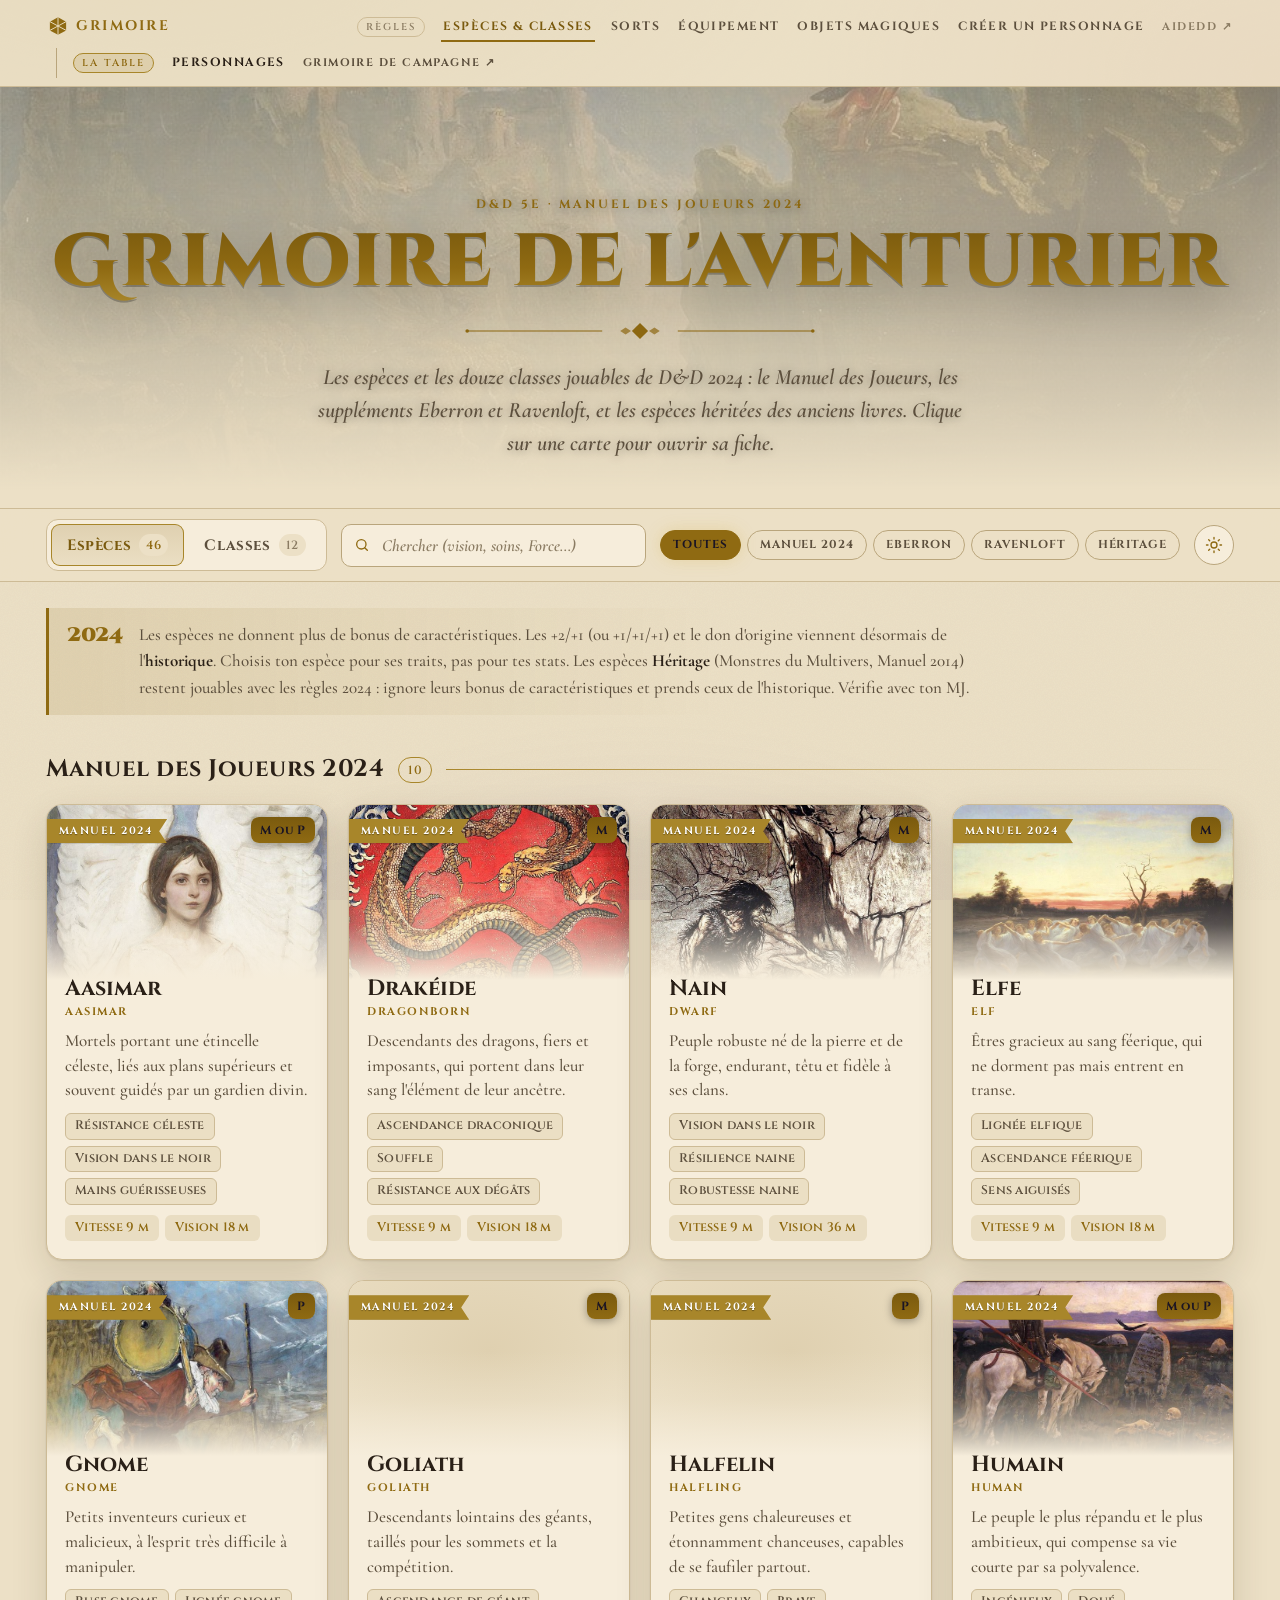
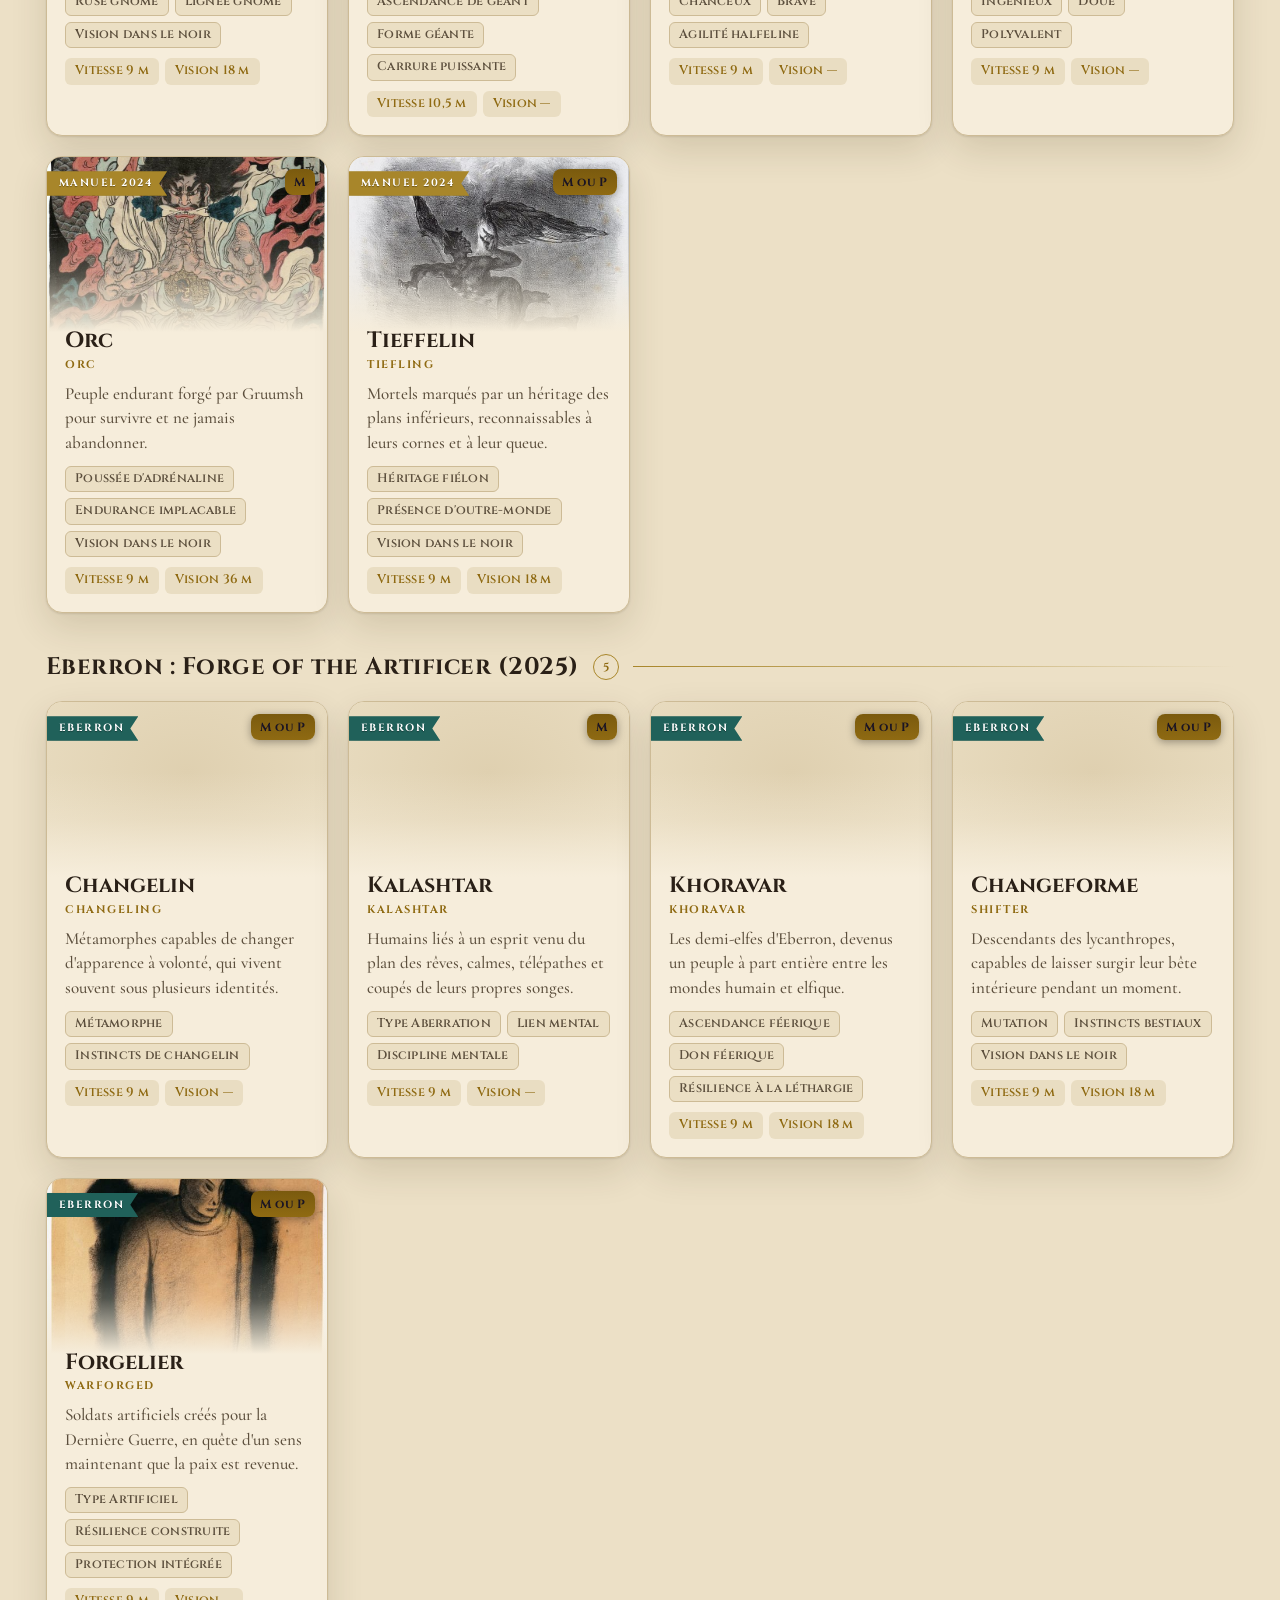
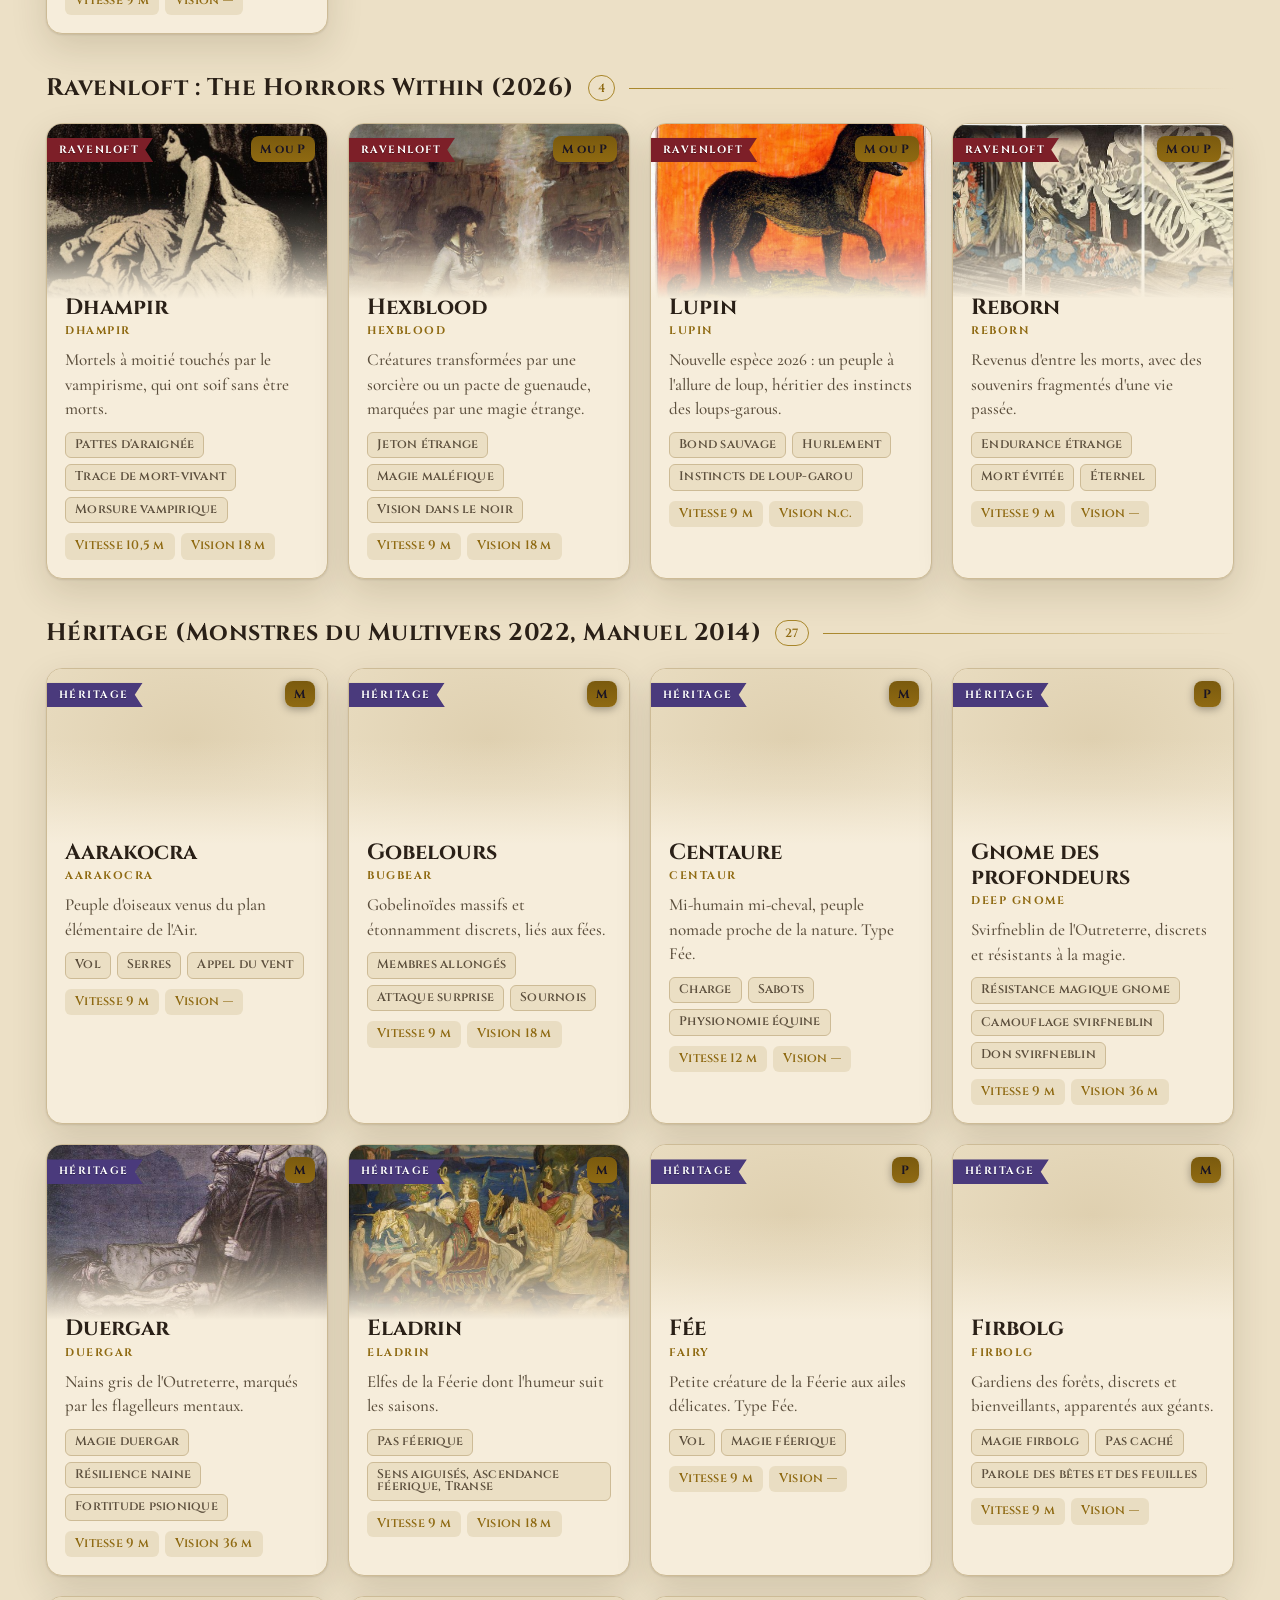
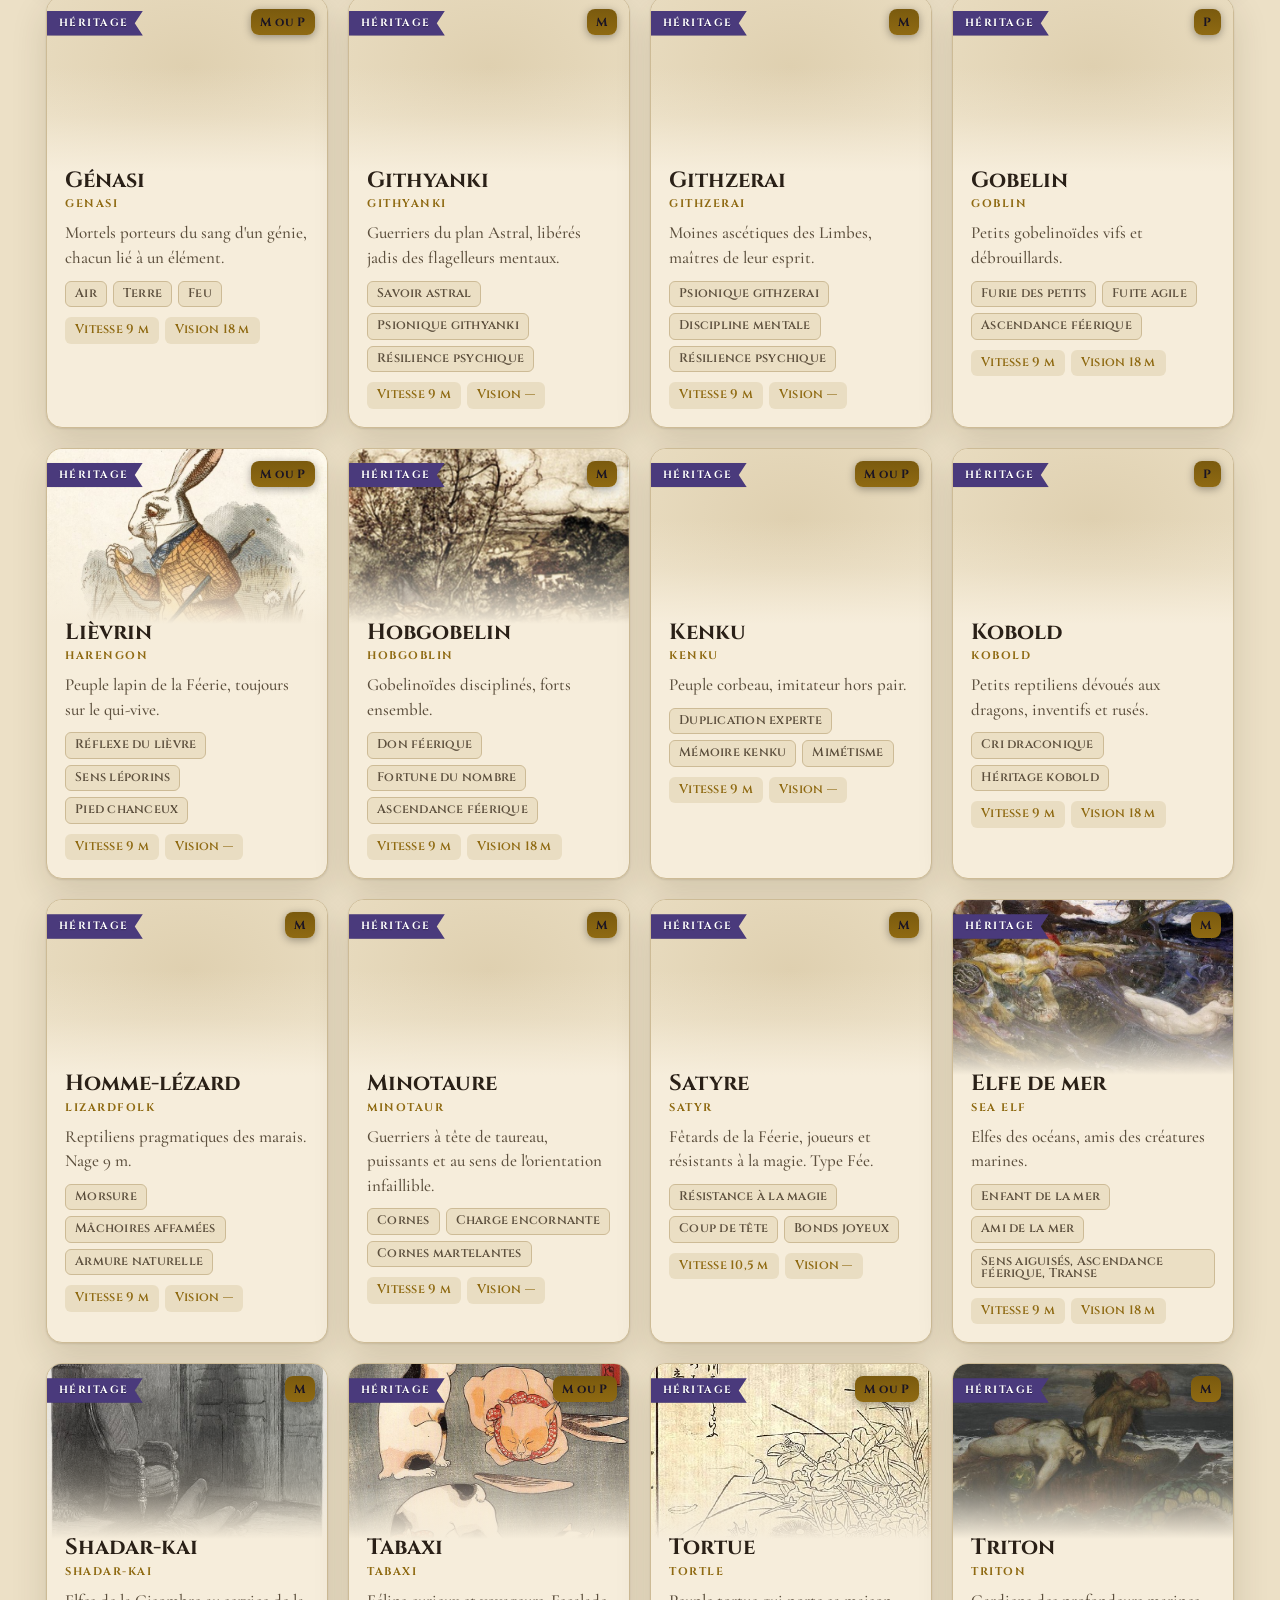
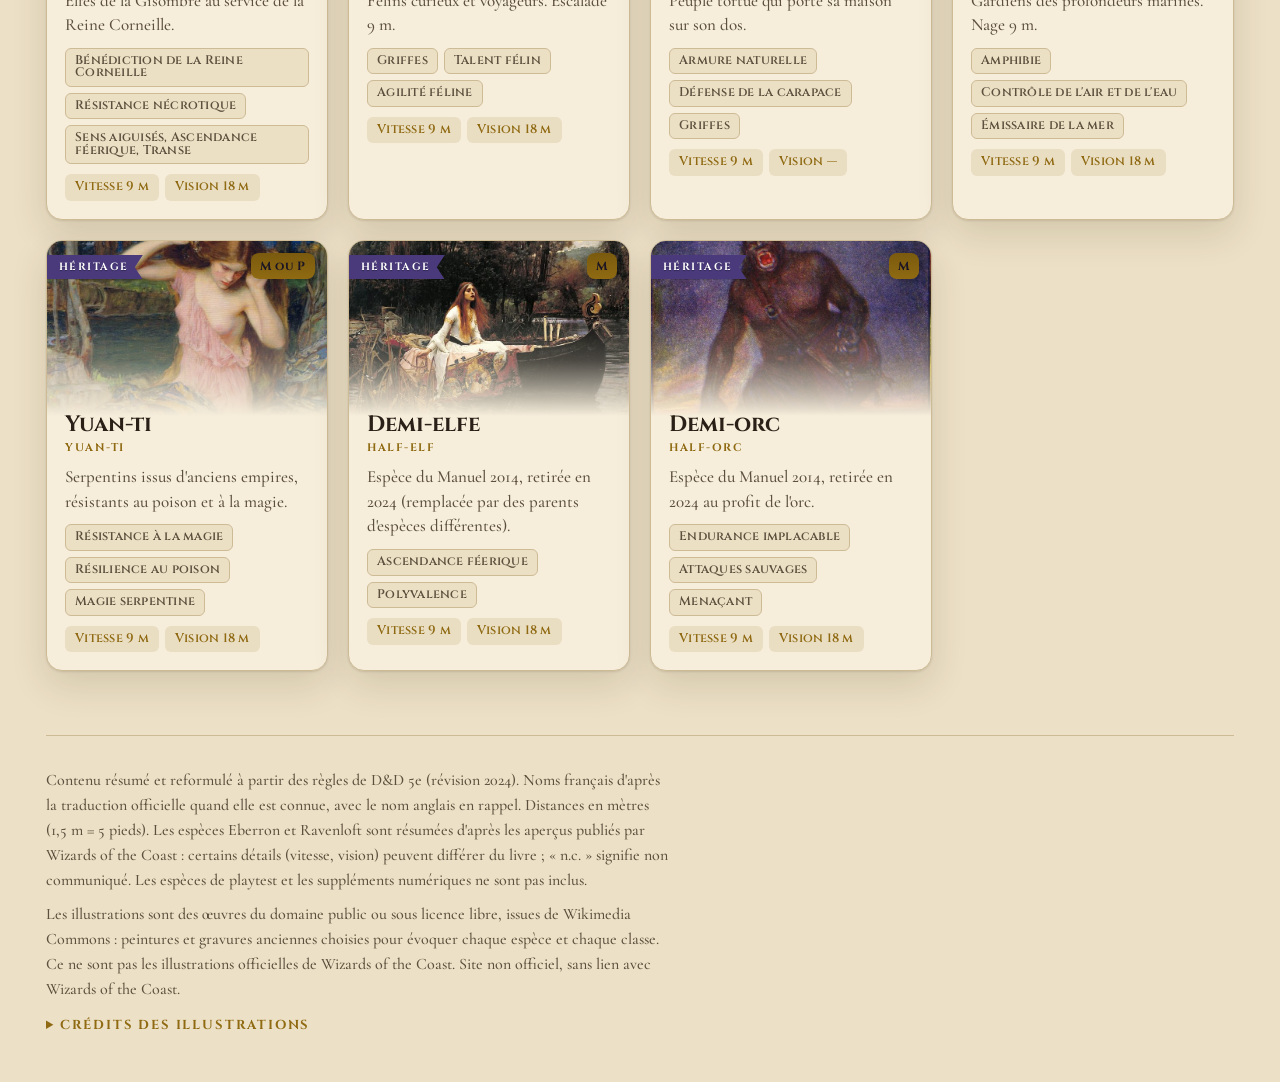
<file: docs/index.html>
<!doctype html>
<html lang="fr">
<head>
<meta charset="utf-8">
<meta name="viewport" content="width=device-width,initial-scale=1,viewport-fit=cover">
<title>Grimoire de l'aventurier</title>
<meta name="description" content="Les espèces et les 12 classes de Donjons & Dragons 5e (règles 2024), en français : traits, capacités, sous-classes et illustrations.">
<link rel="icon" href="data:image/svg+xml,%3Csvg xmlns='http://www.w3.org/2000/svg' viewBox='0 0 64 64'%3E%3Cpath d='M32 4 58 18v28L32 60 6 46V18z' fill='%23d4af37'/%3E%3Cpath d='M32 4v56M6 18l26 14 26-14M6 46l26-14 26 14' stroke='%231a1424' stroke-width='3' fill='none'/%3E%3C/svg%3E">
<link rel="preconnect" href="https://fonts.googleapis.com">
<link rel="preconnect" href="https://fonts.gstatic.com" crossorigin>
<link rel="stylesheet" href="https://fonts.googleapis.com/css2?family=Cinzel:wght@500;700;900&family=Cinzel+Decorative:wght@700;900&family=Cormorant+Garamond:ital,wght@0,500;0,600;0,700;1,500;1,600&display=swap">
<link rel="stylesheet" href="style.css">
<style>
/* styles propres à cette page */
</style>
</head>
<body data-page="index">
<nav class="site" aria-label="Sections du site">
  <div class="wrap site-in">
    <a class="brand" href="index.html"><svg viewBox="0 0 64 64" aria-hidden="true"><path d="M32 4 58 18v28L32 60 6 46V18z" fill="currentColor"/><path d="M32 4v56M6 18l26 14 26-14M6 46l26-14 26 14" stroke="var(--bg)" stroke-width="3" fill="none"/></svg>Grimoire</a>
    <span class="nav-group" aria-label="Les règles"><span class="nav-label">Règles</span>
      <a href="index.html" data-page="index">Espèces &amp; classes</a>
      <a href="sorts.html" data-page="sorts">Sorts</a>
      <a href="equipement.html" data-page="equipement">Équipement</a>
      <a href="objets.html" data-page="objets">Objets magiques</a>
      <a href="creation.html" data-page="creation">Créer un personnage</a>
      <a class="ext" href="https://www.aidedd.org/" target="_blank" rel="noopener" title="AideDD, le site de référence (règles, sorts, monstres)">AideDD ↗</a>
    </span>
    <span class="nav-group table" aria-label="Notre table"><span class="nav-label">La table</span>
      <a href="personnages.html" data-page="personnages">Personnages</a>
      <a class="ext" href="https://claude.ai/artifact/JBnTUgHS7cgmXj76AXV2MT" target="_blank" rel="noopener" title="Suivi de partie du groupe (s'ouvre sur claude.ai)">Grimoire de campagne ↗</a>
    </span>
  </div>
</nav>
<header class="hero">
  <div class="hero-art" aria-hidden="true"><img src="img/hero.jpg" alt=""></div>
  <div class="wrap hero-in">
    <div class="eyebrow">D&amp;D 5e · Manuel des Joueurs 2024</div>
    <h1>Grimoire de l'aventurier</h1>
    <svg class="flourish" viewBox="0 0 400 24" aria-hidden="true"><path d="M8 12h150M242 12h150" stroke="currentColor" stroke-width="1.2"/><path d="M200 3l9 9-9 9-9-9z" fill="currentColor"/><path d="M178 12l6-4 6 4-6 4zM210 12l6-4 6 4-6 4z" fill="currentColor" opacity=".7"/><circle cx="8" cy="12" r="2" fill="currentColor"/><circle cx="392" cy="12" r="2" fill="currentColor"/></svg>
    <p class="lede">Les espèces et les douze classes jouables de D&amp;D 2024 : le Manuel des Joueurs, les suppléments Eberron et Ravenloft, et les espèces héritées des anciens livres. Clique sur une carte pour ouvrir sa fiche.</p>
  </div>
</header>

<div class="bar" role="toolbar" aria-label="Navigation et filtres">
  <div class="wrap bar-in">
    <div class="tabs" role="tablist">
      <button class="tab" role="tab" id="tab-especes" aria-selected="true" data-view="especes">Espèces<span class="n" id="n-especes">10</span></button>
      <button class="tab" role="tab" id="tab-classes" aria-selected="false" data-view="classes">Classes<span class="n">12</span></button>
    </div>
    <label class="search"><svg viewBox="0 0 24 24"><circle cx="11" cy="11" r="7"/><path d="m20 20-4-4"/></svg>
      <input id="q" type="search" placeholder="Chercher (vision, soins, Force…)" aria-label="Chercher"></label>
    <div class="chips" id="chips-src">
      <button class="chip" data-s="all" aria-pressed="true">Toutes</button>
      <button class="chip" data-s="phb" aria-pressed="false">Manuel 2024</button>
      <button class="chip" data-s="eberron" aria-pressed="false">Eberron</button>
      <button class="chip" data-s="ravenloft" aria-pressed="false">Ravenloft</button>
      <button class="chip" data-s="legacy" aria-pressed="false">Héritage</button>
    </div>
    <div class="chips" id="chips" hidden>
      <button class="chip" data-f="all" aria-pressed="true">Toutes</button>
      <button class="chip" data-f="Martial" aria-pressed="false">Martiales</button>
      <button class="chip" data-f="Hybride" aria-pressed="false">Hybrides</button>
      <button class="chip" data-f="Lanceur" aria-pressed="false">Lanceurs de sorts</button>
    </div>
    <button class="theme" id="theme" type="button" aria-label="Changer de thème" title="Thème clair / sombre">
      <svg class="moon" viewBox="0 0 24 24"><path d="M21 13A8.5 8.5 0 0 1 11 3a8.5 8.5 0 1 0 10 10z"/></svg>
      <svg class="sun" viewBox="0 0 24 24"><circle cx="12" cy="12" r="4"/><path d="M12 2v2M12 20v2M2 12h2M20 12h2M4.9 4.9l1.4 1.4M17.7 17.7l1.4 1.4M4.9 19.1l1.4-1.4M17.7 6.3l1.4-1.4"/></svg>
    </button>
  </div>
</div>

<div class="wrap">
  <div class="note" id="note-especes">
    <b>2024</b>
    <p>Les espèces ne donnent plus de bonus de caractéristiques. Les +2/+1 (ou +1/+1/+1) et le don d'origine viennent désormais de l'<strong>historique</strong>. Choisis ton espèce pour ses traits, pas pour tes stats. Les espèces <strong>Héritage</strong> (Monstres du Multivers, Manuel 2014) restent jouables avec les règles 2024 : ignore leurs bonus de caractéristiques et prends ceux de l'historique. Vérifie avec ton MJ.</p>
  </div>
  <div class="note" id="note-classes" hidden>
    <b>2024</b>
    <p>Toutes les classes choisissent leur sous-classe au <strong>niveau 3</strong>. Les classes martiales (et le paladin, le rôdeur) gagnent la <strong>Maîtrise des armes</strong>, qui débloque une propriété spéciale par arme (Enchaînement, Coup vexant, Poussée…).</p>
  </div>

  <main id="grid" aria-live="polite"></main>

  <footer>
    <p>Contenu résumé et reformulé à partir des règles de D&amp;D 5e (révision 2024). Noms français d'après la traduction officielle quand elle est connue, avec le nom anglais en rappel. Distances en mètres (1,5 m = 5 pieds). Les espèces Eberron et Ravenloft sont résumées d'après les aperçus publiés par Wizards of the Coast : certains détails (vitesse, vision) peuvent différer du livre ; « n.c. » signifie non communiqué. Les espèces de playtest et les suppléments numériques ne sont pas inclus.</p>
    <p>Les illustrations sont des œuvres du domaine public ou sous licence libre, issues de Wikimedia Commons : peintures et gravures anciennes choisies pour évoquer chaque espèce et chaque classe. Ce ne sont pas les illustrations officielles de Wizards of the Coast. Site non officiel, sans lien avec Wizards of the Coast.</p>
    <details><summary>Crédits des illustrations</summary><ul class="credits" id="credits"></ul></details>
  </footer>
</div>

<dialog id="dlg" aria-labelledby="dlg-title"><div id="dlg-body"></div></dialog>

<script>
const ESPECES=[
{id:"aasimar",nom:"Aasimar",en:"Aasimar",taille:"M ou P",vitesse:"9 m",vision:"18 m",
 resume:"Mortels portant une étincelle céleste, liés aux plans supérieurs et souvent guidés par un gardien divin.",
 traits:[
  ["Résistance céleste","Résistance aux dégâts nécrotiques et radiants."],
  ["Vision dans le noir","18 m."],
  ["Mains guérisseuses","Action magique : soigne une créature touchée d'autant de d4 que ton bonus de maîtrise. 1 fois par repos long."],
  ["Porteur de lumière","Tu connais le sort mineur Lumière (Charisme)."],
  ["Révélation céleste (niv. 3)","Action bonus, 1 minute, 1 fois par repos long. Une fois par tour, dégâts supplémentaires égaux à ton bonus de maîtrise. Trois formes : Ailes célestes (vol), Rayonnement intérieur (lumière et dégâts radiants autour de toi), Voile nécrotique (les ennemis proches peuvent être effrayés)."]
 ],pairs:["Paladin","Clerc","Occultiste","Ensorceleur"]},
{id:"drakeide",nom:"Drakéide",en:"Dragonborn",taille:"M",vitesse:"9 m",vision:"18 m",
 resume:"Descendants des dragons, fiers et imposants, qui portent dans leur sang l'élément de leur ancêtre.",
 traits:[
  ["Ascendance draconique","Choisis un dragon : noir ou cuivre (acide), bleu ou bronze (foudre), airain, or ou rouge (feu), vert (poison), argent ou blanc (froid)."],
  ["Souffle","Remplace une attaque : cône de 4,5 m ou ligne de 9 m, 1d10 dégâts de ton type (2d10 niv. 5, 3d10 niv. 11, 4d10 niv. 17). Utilisations = bonus de maîtrise par repos long."],
  ["Résistance aux dégâts","Résistance au type de dégâts de ton ascendance."],
  ["Vision dans le noir","18 m."],
  ["Vol draconique (niv. 5)","Action bonus : des ailes spectrales te donnent une vitesse de vol égale à ta vitesse pendant 10 minutes. 1 fois par repos long."]
 ],pairs:["Paladin","Guerrier","Ensorceleur","Barbare"]},
{id:"nain",nom:"Nain",en:"Dwarf",taille:"M",vitesse:"9 m",vision:"36 m",
 resume:"Peuple robuste né de la pierre et de la forge, endurant, têtu et fidèle à ses clans.",
 traits:[
  ["Vision dans le noir","36 m, la meilleure portée des espèces du manuel."],
  ["Résilience naine","Résistance aux dégâts de poison et avantage aux jets de sauvegarde contre l'état empoisonné."],
  ["Robustesse naine","+1 point de vie maximum par niveau."],
  ["Connaissance de la pierre","Action bonus : perception des vibrations sur 18 m pendant 10 minutes, sur une surface de pierre. Utilisations = bonus de maîtrise par repos long."]
 ],pairs:["Clerc","Guerrier","Barbare","Paladin"]},
{id:"elfe",nom:"Elfe",en:"Elf",taille:"M",vitesse:"9 m",vision:"18 m",
 resume:"Êtres gracieux au sang féerique, qui ne dorment pas mais entrent en transe.",
 traits:[
  ["Lignée elfique","Drow : vision dans le noir 36 m, Lumières dansantes, puis Lueurs féeriques (niv. 3) et Ténèbres (niv. 5). Haut-elfe : Prestidigitation (échangeable), puis Détection de la magie et Foulée brumeuse. Elfe sylvestre : vitesse 10,5 m, Druidisme, puis Grande foulée et Passage sans trace."],
  ["Ascendance féerique","Avantage aux jets de sauvegarde contre l'état charmé."],
  ["Sens aiguisés","Maîtrise de Perspicacité, Perception ou Survie (au choix)."],
  ["Transe","Un repos long ne prend que 4 heures, en restant conscient."],
  ["Vision dans le noir","18 m (36 m pour les drows)."]
 ],pairs:["Rôdeur","Magicien","Roublard","Druide"]},
{id:"gnome",nom:"Gnome",en:"Gnome",taille:"P",vitesse:"9 m",vision:"18 m",
 resume:"Petits inventeurs curieux et malicieux, à l'esprit très difficile à manipuler.",
 traits:[
  ["Ruse gnome","Avantage aux jets de sauvegarde d'Intelligence, de Sagesse et de Charisme."],
  ["Lignée gnome","Gnome des forêts : Illusion mineure et Communication avec les animaux (bonus de maîtrise fois par repos long). Gnome des roches : Réparation et Prestidigitation, et fabrication de petits mécanismes."],
  ["Vision dans le noir","18 m."]
 ],pairs:["Magicien","Occultiste","Roublard","Barde"]},
{id:"goliath",nom:"Goliath",en:"Goliath",taille:"M",vitesse:"10,5 m",vision:"—",
 resume:"Descendants lointains des géants, taillés pour les sommets et la compétition.",
 traits:[
  ["Ascendance de géant","Un pouvoir au choix, bonus de maîtrise fois par repos long. Nuages : téléportation de 9 m. Feu : +1d10 feu. Givre : +1d6 froid et −3 m de vitesse. Colline : renverse la cible. Pierre : réduit les dégâts reçus de 1d12 + Con. Tempête : 1d8 tonnerre en réaction."],
  ["Forme géante (niv. 5)","Action bonus : tu deviens de taille G pendant 10 minutes, avec avantage aux tests de Force et +3 m de vitesse. 1 fois par repos long."],
  ["Carrure puissante","Avantage pour mettre fin à l'état agrippé, et tu comptes une taille au-dessus pour la capacité de charge."]
 ],pairs:["Barbare","Guerrier","Moine","Paladin"]},
{id:"halfelin",nom:"Halfelin",en:"Halfling",taille:"P",vitesse:"9 m",vision:"—",
 resume:"Petites gens chaleureuses et étonnamment chanceuses, capables de se faufiler partout.",
 traits:[
  ["Chanceux","Quand tu fais un 1 au d20 d'un test, tu relances le dé et gardes le nouveau résultat."],
  ["Brave","Avantage aux jets de sauvegarde contre l'état effrayé."],
  ["Agilité halfeline","Tu peux traverser l'espace d'une créature plus grande que toi."],
  ["Discrétion naturelle","Tu peux te cacher derrière une créature de taille M ou plus."]
 ],pairs:["Roublard","Barde","Rôdeur","Moine"]},
{id:"humain",nom:"Humain",en:"Human",taille:"M ou P",vitesse:"9 m",vision:"—",
 resume:"Le peuple le plus répandu et le plus ambitieux, qui compense sa vie courte par sa polyvalence.",
 traits:[
  ["Ingénieux","Tu gagnes l'Inspiration héroïque à chaque repos long."],
  ["Doué","Maîtrise d'une compétence au choix."],
  ["Polyvalent","Un don d'origine au choix (par exemple Doué ou Vigilant), en plus de celui de ton historique."]
 ],pairs:["Toutes les classes"]},
{id:"orc",nom:"Orc",en:"Orc",taille:"M",vitesse:"9 m",vision:"36 m",
 resume:"Peuple endurant forgé par Gruumsh pour survivre et ne jamais abandonner.",
 traits:[
  ["Poussée d'adrénaline","Action bonus : Foncer et gagner des PV temporaires égaux à ton bonus de maîtrise. Utilisations = bonus de maîtrise par repos court ou long."],
  ["Endurance implacable","Quand tu tombes à 0 PV sans être tué, tu restes à 1 PV. 1 fois par repos long."],
  ["Vision dans le noir","36 m."]
 ],pairs:["Barbare","Guerrier","Rôdeur","Paladin"]},
{id:"tieffelin",nom:"Tieffelin",en:"Tiefling",taille:"M ou P",vitesse:"9 m",vision:"18 m",
 resume:"Mortels marqués par un héritage des plans inférieurs, reconnaissables à leurs cornes et à leur queue.",
 traits:[
  ["Héritage fiélon","Abyssal : résistance au poison, Aspersion de poison, puis Rayon empoisonné (niv. 3) et Immobilisation de personne (niv. 5). Chthonien : résistance nécrotique, Contact glacial, puis Simulacre de vie et Rayon affaiblissant. Infernal : résistance au feu, Trait de feu, puis Représailles infernales et Ténèbres."],
  ["Présence d'outre-monde","Tu connais le sort mineur Thaumaturgie."],
  ["Vision dans le noir","18 m."]
 ],pairs:["Occultiste","Ensorceleur","Barde","Paladin"]}
];

ESPECES.forEach(e=>{e.src='phb'});
const f=(nom,en,src,taille,vitesse,vision,resume,traits,pairs,type)=>({id:norm(nom).replace(/[^a-z]+/g,'-'),nom,en,src,taille,vitesse,vision,resume,traits,pairs,type});
function norm(s){return s.normalize('NFD').replace(/[̀-ͯ]/g,'').toLowerCase()}
ESPECES.push(
// Eberron : Forge of the Artificer (déc. 2025)
f("Changelin","Changeling","eberron","M ou P","9 m","—","Métamorphes capables de changer d'apparence à volonté, qui vivent souvent sous plusieurs identités.",[
 ["Métamorphe","Action : tu changes d'apparence (traits, voix, taille dans ta catégorie). Avantage aux tests de Charisme tant que tu es métamorphosé (révision 2025)."],
 ["Instincts de changelin","Maîtrise de deux compétences sociales (Tromperie, Intimidation, Perspicacité, Représentation ou Persuasion)."]
],["Roublard","Barde","Occultiste","Ensorceleur"],"Humanoïde"),
f("Kalashtar","Kalashtar","eberron","M","9 m","—","Humains liés à un esprit venu du plan des rêves, calmes, télépathes et coupés de leurs propres songes.",[
 ["Type Aberration","Depuis la révision 2025, les kalashtar sont des Aberrations."],
 ["Lien mental","Télépathie, désormais avec plusieurs créatures à la fois et sans ligne de vue."],
 ["Discipline mentale","Résistance aux dégâts psychiques."],
 ["Coupé des rêves","Après un repos long, maîtrise d'une compétence au choix jusqu'au repos long suivant. Les sorts de rêve n'ont pas d'effet sur toi."]
],["Moine","Clerc","Magicien","Barde"],"Aberration"),
f("Khoravar","Khoravar","eberron","M ou P","9 m","18 m","Les demi-elfes d'Eberron, devenus un peuple à part entière entre les mondes humain et elfique.",[
 ["Ascendance féerique","Avantage aux sauvegardes contre l'état charmé."],
 ["Don féerique","Tu connais le sort mineur Amis, échangeable après un repos long contre un sort mineur de clerc, druide ou magicien."],
 ["Résilience à la léthargie","Transforme un échec contre l'état inconscient en réussite. Se recharge après 1d4 repos longs."],
 ["Polyvalence","Maîtrise d'une compétence ou d'un outil, échangeable après chaque repos long."],
 ["Vision dans le noir","18 m."]
],["Barde","Rôdeur","Paladin","Toutes les classes"],"Humanoïde"),
f("Changeforme","Shifter","eberron","M ou P","9 m","18 m","Descendants des lycanthropes, capables de laisser surgir leur bête intérieure pendant un moment.",[
 ["Mutation","Action bonus : tu libères ta part animale et gagnes des PV temporaires, plus un effet selon ta lignée (Longues-dents, Crins-sauvages, Pieds-rapides, Cuir-dur…). Utilisations liées au bonus de maîtrise."],
 ["Instincts bestiaux","Maîtrise d'une compétence parmi Acrobaties, Athlétisme, Intimidation ou Survie."],
 ["Vision dans le noir","18 m."]
],["Barbare","Rôdeur","Moine","Druide"],"Humanoïde"),
f("Forgelier","Warforged","eberron","M ou P","9 m","—","Soldats artificiels créés pour la Dernière Guerre, en quête d'un sens maintenant que la paix est revenue.",[
 ["Type Artificiel","Depuis la révision 2025, les forgeliers sont des Artificiels (Construct)."],
 ["Résilience construite","Résistance au poison et avantage pour éviter ou mettre fin à l'état empoisonné."],
 ["Protection intégrée","Armure intégrée au corps. Enfiler une armure ne prend plus une heure."],
 ["Repos de sentinelle","Pas besoin de dormir, et la magie ne peut pas t'endormir."],
 ["Infatigable","Pas d'épuisement dû à la soif, la faim ou l'asphyxie."]
],["Guerrier","Paladin","Artificier","Clerc"],"Artificiel"),
// Ravenloft : The Horrors Within (juin 2026)
f("Dhampir","Dhampir","ravenloft","M ou P","10,5 m","18 m","Mortels à moitié touchés par le vampirisme, qui ont soif sans être morts.",[
 ["Pattes d'araignée","Vitesse d'escalade égale à ta vitesse. Niveau 3 : tu te déplaces sur les murs et plafonds sans les mains."],
 ["Trace de mort-vivant","Résistance aux dégâts nécrotiques."],
 ["Morsure vampirique","Frappe à mains nues de 1d4 + Con perforants. Tu peux drainer (PV récupérés égaux aux dégâts) ou te renforcer (bonus à ton prochain test ou attaque dans la minute)."]
],["Roublard","Moine","Occultiste","Guerrier"],"Humanoïde"),
f("Hexblood","Hexblood","ravenloft","M ou P","9 m","18 m","Créatures transformées par une sorcière ou un pacte de guenaude, marquées par une magie étrange.",[
 ["Jeton étrange","Action bonus : tu crées un jeton magique pour envoyer un message télépathique (25 mots, 16 km) ou voir à distance à travers lui."],
 ["Magie maléfique","Déguisement et Maléfice toujours préparés, chacun lançable une fois par repos long sans emplacement (Int, Sag ou Cha)."],
 ["Vision dans le noir","18 m."]
],["Occultiste","Ensorceleur","Druide","Barde"],"Fée"),
f("Lupin","Lupin","ravenloft","M ou P","9 m","?","Nouvelle espèce 2026 : un peuple à l'allure de loup, héritier des instincts des loups-garous.",[
 ["Bond sauvage","Tes frappes à mains nues infligent des dégâts tranchants, et tu peux combiner dégâts et bousculade sur le même coup."],
 ["Hurlement","Action bonus : les créatures à 4,5 m font une sauvegarde de Sagesse (DD 8 + Con + maîtrise) ou ont un désavantage aux attaques et sauvegardes jusqu'à ton prochain tour."],
 ["Instincts de loup-garou","Maîtrise de Perception, Discrétion ou Survie."]
],["Barbare","Rôdeur","Moine","Guerrier"],"Humanoïde"),
f("Reborn","Reborn","ravenloft","M ou P","9 m","—","Revenus d'entre les morts, avec des souvenirs fragmentés d'une vie passée.",[
 ["Endurance étrange","Résistance au froid, au nécrotique ou au poison (au choix)."],
 ["Mort évitée","Avantage aux jets de sauvegarde contre la mort."],
 ["Éternel","Pas d'épuisement dû à la soif, la faim ou l'asphyxie, pas besoin de dormir, repos long en 4 heures."],
 ["Savoir d'une vie passée","Maîtrise d'une compétence. Sur un test raté, ajoute 1d6 (bonus de maîtrise fois par repos long)."]
],["Paladin","Clerc","Occultiste","Guerrier"],"Humanoïde"),
// Héritage : Monstres du Multivers (2022) et Manuel 2014
f("Aarakocra","Aarakocra","legacy","M","9 m","—","Peuple d'oiseaux venus du plan élémentaire de l'Air.",[
 ["Vol","Vitesse de vol égale à ta vitesse, sans armure intermédiaire ni lourde."],
 ["Serres","Frappes à mains nues de 1d6 tranchants."],
 ["Appel du vent (niv. 3)","Bourrasque une fois par repos long sans emplacement."]
],["Moine","Rôdeur","Druide"]),
f("Gobelours","Bugbear","legacy","M","9 m","18 m","Gobelinoïdes massifs et étonnamment discrets, liés aux fées.",[
 ["Membres allongés","+1,5 m d'allonge pour tes attaques au corps à corps pendant ton tour."],
 ["Attaque surprise","+2d6 dégâts contre une créature qui n'a pas encore joué au premier round."],
 ["Sournois","Maîtrise de Discrétion, tu passes par des espaces étroits."],
 ["Carrure puissante","Capacité de charge d'une taille au-dessus."],
 ["Ascendance féerique","Avantage contre l'état charmé."]
],["Roublard","Barbare","Guerrier"]),
f("Centaure","Centaur","legacy","M","12 m","—","Mi-humain mi-cheval, peuple nomade proche de la nature. Type Fée.",[
 ["Charge","Après 9 m en ligne droite, attaque de sabots en action bonus."],
 ["Sabots","Frappes à mains nues de 1d6 contondants."],
 ["Physionomie équine","Les montées coûtent le double, mais tu portes comme une créature plus grande."],
 ["Affinité naturelle","Dressage, Médecine, Nature ou Survie."]
],["Rôdeur","Paladin","Guerrier"],"Fée"),
f("Gnome des profondeurs","Deep Gnome","legacy","P","9 m","36 m","Svirfneblin de l'Outreterre, discrets et résistants à la magie.",[
 ["Résistance magique gnome","Avantage aux sauvegardes d'Int, Sag et Cha contre les sorts."],
 ["Camouflage svirfneblin","Avantage en Discrétion, bonus de maîtrise fois par repos long."],
 ["Don svirfneblin (niv. 3 et 5)","Déguisement, puis Antidétection sur toi."]
],["Roublard","Magicien","Rôdeur"]),
f("Duergar","Duergar","legacy","M","9 m","36 m","Nains gris de l'Outreterre, marqués par les flagelleurs mentaux.",[
 ["Magie duergar (niv. 3 et 5)","Agrandissement/Rapetissement, puis Invisibilité."],
 ["Résilience naine","Résistance au poison, avantage contre l'état empoisonné."],
 ["Fortitude psionique","Avantage contre les états charmé et étourdi."]
],["Guerrier","Barbare","Clerc"]),
f("Eladrin","Eladrin","legacy","M","9 m","18 m","Elfes de la Féerie dont l'humeur suit les saisons.",[
 ["Pas féerique","Action bonus : téléportation de 9 m, bonus de maîtrise fois par repos long. Effet de saison dès le niveau 3 (automne, hiver, printemps, été)."],
 ["Sens aiguisés, Ascendance féerique, Transe","Comme l'elfe."]
],["Paladin","Magicien","Ensorceleur","Occultiste"]),
f("Fée","Fairy","legacy","P","9 m","—","Petite créature de la Féerie aux ailes délicates. Type Fée.",[
 ["Vol","Vitesse de vol égale à ta vitesse, sans armure intermédiaire ni lourde."],
 ["Magie féerique","Druidisme, puis Lueurs féeriques (niv. 3) et Agrandissement/Rapetissement (niv. 5)."]
],["Druide","Occultiste","Barde"],"Fée"),
f("Firbolg","Firbolg","legacy","M","9 m","—","Gardiens des forêts, discrets et bienveillants, apparentés aux géants.",[
 ["Magie firbolg","Détection de la magie et Déguisement une fois par repos long."],
 ["Pas caché","Action bonus : invisible jusqu'à ton prochain tour, bonus de maîtrise fois par repos long."],
 ["Parole des bêtes et des feuilles","Tu peux te faire comprendre des bêtes et des plantes."],
 ["Carrure puissante","Capacité de charge d'une taille au-dessus."]
],["Druide","Clerc","Rôdeur"]),
f("Génasi","Genasi","legacy","M ou P","9 m","18 m","Mortels porteurs du sang d'un génie, chacun lié à un élément.",[
 ["Air","Vitesse 10,5 m, respiration sans fin, résistance à la foudre ; Poigne électrique, Feuille morte, Lévitation."],
 ["Terre","Ignore le terrain difficile de pierre ou de terre ; Protection contre les armes en action bonus, Passage sans trace."],
 ["Feu","Résistance au feu ; Flammes, Mains brûlantes, Lame de feu."],
 ["Eau","Amphibie, nage, résistance à l'acide ; Aspersion d'acide, Création ou destruction d'eau, Marche sur l'eau."]
],["Ensorceleur","Moine","Druide","Magicien"]),
f("Githyanki","Githyanki","legacy","M","9 m","—","Guerriers du plan Astral, libérés jadis des flagelleurs mentaux.",[
 ["Savoir astral","Après un repos long, maîtrise d'une compétence et d'une arme ou d'un outil."],
 ["Psionique githyanki","Main de mage invisible, puis Saut (niv. 3) et Foulée brumeuse (niv. 5)."],
 ["Résilience psychique","Résistance aux dégâts psychiques."]
],["Guerrier","Paladin","Magicien"]),
f("Githzerai","Githzerai","legacy","M","9 m","—","Moines ascétiques des Limbes, maîtres de leur esprit.",[
 ["Psionique githzerai","Main de mage invisible, puis Bouclier (niv. 3) et Détection des pensées (niv. 5)."],
 ["Discipline mentale","Avantage contre les états charmé et effrayé."],
 ["Résilience psychique","Résistance aux dégâts psychiques."]
],["Moine","Magicien","Clerc"]),
f("Gobelin","Goblin","legacy","P","9 m","18 m","Petits gobelinoïdes vifs et débrouillards.",[
 ["Furie des petits","Dégâts supplémentaires égaux à ton bonus de maîtrise contre plus grand que toi, bonus de maîtrise fois par repos long."],
 ["Fuite agile","Action bonus : Se désengager ou Se cacher."],
 ["Ascendance féerique","Avantage contre l'état charmé."]
],["Roublard","Guerrier","Rôdeur"]),
f("Lièvrin","Harengon","legacy","M ou P","9 m","—","Peuple lapin de la Féerie, toujours sur le qui-vive.",[
 ["Réflexe du lièvre","Bonus de maîtrise à l'initiative."],
 ["Sens léporins","Maîtrise de Perception."],
 ["Pied chanceux","Réaction : +1d4 à une sauvegarde de Dextérité ratée."],
 ["Saut du lapin","Action bonus : saut de 1d12 × 1,5 m sans attaque d'opportunité."]
],["Roublard","Moine","Rôdeur","Barde"]),
f("Hobgobelin","Hobgoblin","legacy","M","9 m","18 m","Gobelinoïdes disciplinés, forts ensemble.",[
 ["Don féerique","Aider en action bonus, avec un bonus au choix dès le niveau 3."],
 ["Fortune du nombre","Sur un test raté, bonus égal au nombre d'alliés proches (max +3)."],
 ["Ascendance féerique","Avantage contre l'état charmé."]
],["Guerrier","Magicien","Paladin"]),
f("Kenku","Kenku","legacy","M ou P","9 m","—","Peuple corbeau, imitateur hors pair.",[
 ["Duplication experte","Avantage pour copier une écriture ou un objet."],
 ["Mémoire kenku","Deux compétences, et avantage sur un test de compétence bonus de maîtrise fois par repos long."],
 ["Mimétisme","Imite les sons et voix entendus."]
],["Roublard","Rôdeur","Barde"]),
f("Kobold","Kobold","legacy","P","9 m","18 m","Petits reptiliens dévoués aux dragons, inventifs et rusés.",[
 ["Cri draconique","Action bonus : tes alliés ont l'avantage contre les ennemis à 3 m, bonus de maîtrise fois par repos long."],
 ["Héritage kobold","Ingéniosité (compétence), Défi (avantage contre la peur) ou Sorcellerie draconique (sort mineur)."]
],["Ensorceleur","Roublard","Occultiste"]),
f("Homme-lézard","Lizardfolk","legacy","M","9 m","—","Reptiliens pragmatiques des marais. Nage 9 m.",[
 ["Morsure","Frappes à mains nues de 1d6 perforants."],
 ["Mâchoires affamées","Action bonus : morsure qui donne des PV temporaires."],
 ["Armure naturelle","CA 13 + Dex sans armure."],
 ["Retenir son souffle","15 minutes."],
 ["Intuition naturelle","Deux compétences de nature ou de survie."]
],["Druide","Barbare","Rôdeur"]),
f("Minotaure","Minotaur","legacy","M","9 m","—","Guerriers à tête de taureau, puissants et au sens de l'orientation infaillible.",[
 ["Cornes","Frappes à mains nues de 1d6 perforants."],
 ["Charge encornante","Après avoir foncé, attaque de cornes en action bonus."],
 ["Cornes martelantes","Action bonus : bousculer une créature touchée."],
 ["Mémoire du labyrinthe","Tu sais toujours où est le nord, avantage pour t'orienter."]
],["Barbare","Guerrier","Paladin"]),
f("Satyre","Satyr","legacy","M","10,5 m","—","Fêtards de la Féerie, joueurs et résistants à la magie. Type Fée.",[
 ["Résistance à la magie","Avantage aux sauvegardes contre les sorts."],
 ["Coup de tête","Frappe à mains nues de 1d6 contondants."],
 ["Bonds joyeux","Tes sauts gagnent 1d8 × 30 cm."],
 ["Fêtard","Représentation, Persuasion et un instrument."]
],["Barde","Occultiste","Roublard"],"Fée"),
f("Elfe de mer","Sea Elf","legacy","M","9 m","18 m","Elfes des océans, amis des créatures marines.",[
 ["Enfant de la mer","Nage égale à ta vitesse, respiration aquatique, résistance au froid."],
 ["Ami de la mer","Communication simple avec les bêtes aquatiques."],
 ["Sens aiguisés, Ascendance féerique, Transe","Comme l'elfe."]
],["Rôdeur","Druide","Guerrier"]),
f("Shadar-kai","Shadar-kai","legacy","M","9 m","18 m","Elfes de la Gisombre au service de la Reine Corneille.",[
 ["Bénédiction de la Reine Corneille","Action bonus : téléportation de 9 m ; dès le niveau 3, résistance à tous les dégâts jusqu'à ton prochain tour."],
 ["Résistance nécrotique","Résistance aux dégâts nécrotiques."],
 ["Sens aiguisés, Ascendance féerique, Transe","Comme l'elfe."]
],["Occultiste","Roublard","Paladin"]),
f("Tabaxi","Tabaxi","legacy","M ou P","9 m","18 m","Félins curieux et voyageurs. Escalade 9 m.",[
 ["Griffes","Frappes à mains nues de 1d6 tranchants."],
 ["Talent félin","Maîtrise de Perception et Discrétion."],
 ["Agilité féline","Double ta vitesse pour un tour, puis doit rester immobile un tour pour recommencer."]
],["Roublard","Moine","Rôdeur"]),
f("Tortue","Tortle","legacy","M ou P","9 m","—","Peuple tortue qui porte sa maison sur son dos.",[
 ["Armure naturelle","CA de base 17, sans armure."],
 ["Défense de la carapace","Action : +4 CA en rentrant dans ta carapace."],
 ["Griffes","Frappes à mains nues de 1d6 tranchants."],
 ["Retenir son souffle","1 heure."]
],["Guerrier","Clerc","Druide"]),
f("Triton","Triton","legacy","M","9 m","18 m","Gardiens des profondeurs marines. Nage 9 m.",[
 ["Amphibie","Respire l'air et l'eau, résistance au froid."],
 ["Contrôle de l'air et de l'eau","Nappe de brouillard, puis Bourrasque et Marche sur l'eau."],
 ["Émissaire de la mer","Communication avec les bêtes aquatiques."]
],["Paladin","Druide","Ensorceleur"]),
f("Yuan-ti","Yuan-ti","legacy","M ou P","9 m","18 m","Serpentins issus d'anciens empires, résistants au poison et à la magie.",[
 ["Résistance à la magie","Avantage aux sauvegardes contre les sorts."],
 ["Résilience au poison","Résistance au poison, avantage contre l'état empoisonné."],
 ["Magie serpentine","Aspersion de poison, Amitié avec les animaux (serpents), puis Suggestion (niv. 3)."]
],["Occultiste","Ensorceleur","Roublard"]),
f("Demi-elfe","Half-Elf","legacy","M","9 m","18 m","Espèce du Manuel 2014, retirée en 2024 (remplacée par des parents d'espèces différentes).",[
 ["Ascendance féerique","Avantage contre l'état charmé, immunité au sommeil magique."],
 ["Polyvalence","Maîtrise de deux compétences."]
],["Barde","Paladin","Occultiste"]),
f("Demi-orc","Half-Orc","legacy","M","9 m","18 m","Espèce du Manuel 2014, retirée en 2024 au profit de l'orc.",[
 ["Endurance implacable","Tombe à 1 PV au lieu de 0, une fois par repos long."],
 ["Attaques sauvages","Un dé de dégâts en plus sur un coup critique au corps à corps."],
 ["Menaçant","Maîtrise d'Intimidation."]
],["Barbare","Guerrier","Paladin"])
);
const SOURCES={phb:"Manuel des Joueurs 2024",eberron:"Eberron : Forge of the Artificer (2025)",ravenloft:"Ravenloft : The Horrors Within (2026)",legacy:"Héritage (Monstres du Multivers 2022, Manuel 2014)"};
const SRC_SHORT={phb:"Manuel 2024",eberron:"Eberron",ravenloft:"Ravenloft",legacy:"Héritage"};

const CLASSES=[
{id:"barbare",nom:"Barbare",en:"Barbarian",de:"d12",type:"Martial",carac:"Force",js:"Force, Constitution",armures:"Légères, intermédiaires, boucliers",armes:"Courantes et de guerre",complexite:1,
 resume:"Guerrier primal porté par la rage, qui encaisse et frappe plus fort que quiconque.",
 feats:[[1,"Rage","Action bonus : dégâts bonus, résistance aux dégâts contondants, perforants et tranchants, avantage aux tests de Force."],[1,"Défense sans armure","CA = 10 + Dex + Con sans armure."],[1,"Maîtrise des armes","Propriétés spéciales sur 2 types d'armes."],[2,"Attaque téméraire","Avantage à tes attaques de Force, mais les ennemis ont l'avantage contre toi."],[2,"Sens du danger","Avantage aux sauvegardes de Dextérité."],[5,"Attaque supplémentaire","Deux attaques par action Attaquer. Déplacement rapide : +3 m."]],
 subs:[["Voie du Berserker","Path of the Berserker","Frénésie : dégâts en plus quand tu attaques de façon téméraire, immunité à la peur pendant la rage."],["Voie du Cœur sauvage","Path of the Wild Heart","Esprits animaux (ours, aigle, loup…) qui modifient ta rage."],["Voie de l'Arbre-Monde","Path of the World Tree","Liée à l'arbre cosmique : PV temporaires pour les alliés, téléportations, allonge accrue."],["Voie du Fanatique","Path of the Zealot","Dégâts divins supplémentaires et retour à la vie facilité."]]},
{id:"barde",nom:"Barde",en:"Bard",de:"d8",type:"Lanceur",carac:"Charisme",js:"Dextérité, Charisme",armures:"Légères",armes:"Courantes",complexite:2,
 resume:"Artiste dont les mots et la musique tissent la magie. Soutien, contrôle et compétences à la fois.",
 feats:[[1,"Inspiration bardique","Action bonus : un allié gagne un d6 à ajouter à un test raté."],[1,"Incantation","Lanceur complet (Charisme), liste de sorts de barde."],[2,"Expertise","Double maîtrise sur deux compétences."],[2,"Touche-à-tout","Moitié du bonus de maîtrise aux tests sans maîtrise."],[5,"Source d'inspiration","L'Inspiration passe au d8 et se recharge aussi sur un repos court."],[10,"Secrets magiques","Deux sorts de n'importe quelle liste de classe."]],
 subs:[["Collège de la Danse","College of Dance","Défense et déplacements acrobatiques, combat à mains nues élégant."],["Collège du Prestige","College of Glamour","Charme féerique, PV temporaires et repositionnement des alliés."],["Collège du Savoir","College of Lore","Compétences supplémentaires, Mots cinglants, sorts d'autres classes plus tôt."],["Collège de la Vaillance","College of Valor","Armures intermédiaires, boucliers, armes de guerre et Attaque supplémentaire."]]},
{id:"clerc",nom:"Clerc",en:"Cleric",de:"d8",type:"Lanceur",carac:"Sagesse",js:"Sagesse, Charisme",armures:"Légères, intermédiaires, boucliers",armes:"Courantes",complexite:2,
 resume:"Prêtre combattant qui canalise la puissance d'un dieu pour soigner, protéger et punir.",
 feats:[[1,"Incantation","Lanceur complet (Sagesse), prépare ses sorts chaque jour."],[1,"Ordre divin","Protecteur (armures lourdes, armes de guerre) ou Thaumaturge (sort mineur en plus, bonus en Arcanes et Religion)."],[2,"Conduit divin","Étincelle divine (soigne ou blesse) et Renvoi des morts-vivants."],[5,"Brûlure des morts-vivants","Le Renvoi inflige aussi des dégâts radiants."],[10,"Intervention divine","Lance un sort de clerc de niveau 5 ou moins gratuitement."]],
 subs:[["Domaine de la Vie","Life Domain","Soins renforcés, le soigneur par excellence."],["Domaine de la Lumière","Light Domain","Feu et lumière radiante, Illumination protectrice."],["Domaine de la Duperie","Trickery Domain","Illusions, discrétion et doubles trompeurs."],["Domaine de la Guerre","War Domain","Attaques bonus guidées par le dieu, sorts de combat."]]},
{id:"druide",nom:"Druide",en:"Druid",de:"d8",type:"Lanceur",carac:"Sagesse",js:"Intelligence, Sagesse",armures:"Légères, boucliers",armes:"Courantes",complexite:3,
 resume:"Gardien de la nature qui manie les éléments et prend la forme des bêtes.",
 feats:[[1,"Incantation","Lanceur complet (Sagesse), sorts de nature et de soins."],[1,"Druidique","Langue secrète des druides, Communication avec les animaux toujours préparé."],[1,"Ordre primordial","Magicien (sort mineur en plus) ou Gardien (armes de guerre, armures intermédiaires)."],[2,"Forme sauvage","Action bonus : se transformer en bête connue, avec PV temporaires."],[2,"Compagnon sauvage","Dépense une Forme sauvage pour invoquer un familier."],[5,"Résurgence sauvage","Échange Forme sauvage et emplacements de sorts."]],
 subs:[["Cercle de la Terre","Circle of the Land","Sorts liés au terrain (aride, polaire, tempéré, tropical), récupération de magie."],["Cercle de la Lune","Circle of the Moon","Formes sauvages plus puissantes, le druide combattant."],["Cercle de la Mer","Circle of the Sea","Colère de la mer : aura de froid et de vagues qui repousse."],["Cercle des Étoiles","Circle of the Stars","Forme étoilée (archer, calice, dragon) et carte céleste."]]},
{id:"guerrier",nom:"Guerrier",en:"Fighter",de:"d10",type:"Martial",carac:"Force ou Dextérité",js:"Force, Constitution",armures:"Toutes, boucliers",armes:"Courantes et de guerre",complexite:1,
 resume:"Maître de toutes les armes et armures, le combattant le plus régulier et le plus endurant.",
 feats:[[1,"Style de combat","Archerie, Défense, Duel, Arme à deux mains…"],[1,"Second souffle","Action bonus : récupère 1d10 + niveau PV, plusieurs fois par repos."],[1,"Maîtrise des armes","Propriétés spéciales sur 3 types d'armes."],[2,"Fougue","Une action supplémentaire, 1 fois par repos."],[2,"Esprit tactique","Dépense un Second souffle pour réussir un test de caractéristique raté."],[5,"Attaque supplémentaire","Deux attaques (trois au niv. 11, quatre au niv. 20)."],[9,"Indomptable","Relance une sauvegarde ratée."]],
 subs:[["Maître de guerre","Battle Master","Manœuvres alimentées par des dés de supériorité : feinte, désarmement, riposte…"],["Champion","Champion","Critiques sur 19–20, athlétisme amélioré, simple et efficace."],["Chevalier occulte","Eldritch Knight","Sorts de magicien (abjuration, évocation), arme liée."],["Guerrier psi","Psi Warrior","Énergie psionique : dégâts, bouclier, télékinésie."]]},
{id:"moine",nom:"Moine",en:"Monk",de:"d8",type:"Martial",carac:"Dextérité et Sagesse",js:"Force, Dextérité",armures:"Aucune",armes:"Courantes, et de guerre avec la propriété Légère",complexite:2,
 resume:"Artiste martial rapide qui canalise son énergie intérieure en rafales de coups.",
 feats:[[1,"Arts martiaux","Frappes à mains nues avec un d6 (évolue), attaque en action bonus."],[1,"Défense sans armure","CA = 10 + Dex + Sag."],[2,"Focus du moine","Points de focus : Déluge de coups, Défense patiente, Pas du vent."],[2,"Mouvement sans armure","+3 m de vitesse (augmente avec les niveaux)."],[3,"Parade des attaques","Réduit les dégâts d'une attaque et peut la renvoyer."],[5,"Attaque supplémentaire","Et Frappe étourdissante."]],
 subs:[["Guerrier de la Miséricorde","Warrior of Mercy","Soigne ou blesse d'un même geste, médecin masqué."],["Guerrier de l'Ombre","Warrior of Shadow","Ténèbres, téléportation d'ombre en ombre."],["Guerrier des Éléments","Warrior of the Elements","Frappes élémentaires à allonge, contrôle du terrain."],["Guerrier de la Paume","Warrior of the Open Hand","Renverser, repousser, priver de réaction ; techniques pures."]]},
{id:"paladin",nom:"Paladin",en:"Paladin",de:"d10",type:"Hybride",carac:"Force et Charisme",js:"Sagesse, Charisme",armures:"Toutes, boucliers",armes:"Courantes et de guerre",complexite:2,
 resume:"Chevalier lié par un serment sacré, redoutable au corps à corps et protecteur de ses alliés.",
 feats:[[1,"Imposition des mains","Réserve de PV égale à 5 × niveau pour soigner."],[1,"Incantation","Demi-lanceur (Charisme)."],[1,"Maîtrise des armes","Propriétés spéciales sur 2 types d'armes."],[2,"Châtiment du paladin","Châtiment divin toujours préparé : gros dégâts radiants sur un coup."],[2,"Style de combat","Au choix, ou sort mineur de clerc."],[5,"Attaque supplémentaire","Et Destrier fidèle toujours préparé."],[6,"Aura de protection","Toi et tes alliés proches ajoutez ton Charisme aux sauvegardes."]],
 subs:[["Serment de Dévotion","Oath of Devotion","Arme sacrée, idéal du chevalier vertueux."],["Serment de Gloire","Oath of Glory","Héros athlétique, vitesse et exploits."],["Serment des Anciens","Oath of the Ancients","Protège la lumière et la vie, résistance aux sorts."],["Serment de Vengeance","Oath of Vengeance","Traque implacable d'un ennemi désigné."]]},
{id:"rodeur",nom:"Rôdeur",en:"Ranger",de:"d10",type:"Hybride",carac:"Dextérité et Sagesse",js:"Force, Dextérité",armures:"Légères, intermédiaires, boucliers",armes:"Courantes et de guerre",complexite:2,
 resume:"Chasseur des terres sauvages qui mêle tir, pistage et magie de la nature.",
 feats:[[1,"Incantation","Demi-lanceur (Sagesse)."],[1,"Ennemi juré","Marque du chasseur toujours préparée, lancers gratuits."],[1,"Maîtrise des armes","Propriétés spéciales sur 2 types d'armes."],[2,"Explorateur habile","Expertise dans une compétence et deux langues."],[2,"Style de combat","Au choix, ou sort mineur de druide."],[5,"Attaque supplémentaire",""],[6,"Vagabond","+3 m de vitesse, escalade et nage."]],
 subs:[["Maître des bêtes","Beast Master","Un compagnon primordial (terre, mer ou ciel) qui combat à tes côtés."],["Vagabond féerique","Fey Wanderer","Dégâts psychiques, charme, présence féerique."],["Traqueur des ténèbres","Gloom Stalker","Invisible dans le noir, gros premier tour de combat."],["Chasseur","Hunter","Choix tactiques contre les hordes ou les grosses cibles."]]},
{id:"roublard",nom:"Roublard",en:"Rogue",de:"d8",type:"Martial",carac:"Dextérité",js:"Dextérité, Intelligence",armures:"Légères",armes:"Courantes, et de guerre Finesse ou Légère",complexite:1,
 resume:"Expert en compétences et en coups précis, qui frappe là où ça fait mal.",
 feats:[[1,"Attaque sournoise","+1d6 dégâts (évolue) avec avantage ou un allié à côté de la cible."],[1,"Expertise","Double maîtrise sur deux compétences."],[1,"Jargon des voleurs","Langage secret, et une langue en plus."],[1,"Maîtrise des armes","Propriétés spéciales sur 2 types d'armes."],[2,"Ruse","Action bonus : Foncer, Se désengager ou Se cacher."],[3,"Visée stable","Avantage si tu ne bouges pas ce tour."],[5,"Frappe rusée","Échange des dés de sournoise contre des effets (empoisonner, renverser, reculer)."]],
 subs:[["Escroc arcanique","Arcane Trickster","Sorts de magicien (illusion, enchantement), Main de mage invisible."],["Assassin","Assassin","Premier coup dévastateur, déguisements et poisons."],["Lame psychique","Soulknife","Lames psychiques et télépathie."],["Voleur","Thief","Mains lestes, escalade, utilisation d'objets magiques."]]},
{id:"ensorceleur",nom:"Ensorceleur",en:"Sorcerer",de:"d6",type:"Lanceur",carac:"Charisme",js:"Constitution, Charisme",armures:"Aucune",armes:"Courantes",complexite:3,
 resume:"Magie innée dans le sang, que l'ensorceleur plie et modèle avec la métamagie.",
 feats:[[1,"Incantation","Lanceur complet (Charisme), peu de sorts mais très souples."],[1,"Sorcellerie innée","Action bonus, 1 minute : DD des sorts +1 et avantage aux attaques de sort."],[2,"Source de magie","Points de sorcellerie, convertibles en emplacements de sorts."],[2,"Métamagie","Sort accéléré, jumelé, subtil, prolongé…"],[5,"Restauration sorcière","Récupère des points de sorcellerie sur un repos court."]],
 subs:[["Sorcellerie aberrante","Aberrant Sorcery","Télépathie et sorts psioniques."],["Sorcellerie mécanique","Clockwork Sorcery","Ordre de Méchanus : annule avantage et désavantage."],["Sorcellerie draconique","Draconic Sorcery","Écailles, résistance, ailes de dragon."],["Magie sauvage","Wild Magic Sorcery","Poussées de magie chaotique, Marées du chaos."]]},
{id:"occultiste",nom:"Occultiste",en:"Warlock",de:"d8",type:"Lanceur",carac:"Charisme",js:"Sagesse, Charisme",armures:"Légères",armes:"Courantes",complexite:3,
 resume:"Pouvoir obtenu par un pacte avec une entité, personnalisé par ses manifestations occultes.",
 feats:[[1,"Manifestations occultes","Pouvoirs à la carte, dont Pacte de la lame, de la chaîne ou du grimoire."],[1,"Magie de pacte","Peu d'emplacements, toujours au plus haut niveau, rechargés sur repos court."],[2,"Astuce magique","Récupère des emplacements de pacte en 1 minute, 1 fois par repos long."],[9,"Contacter le protecteur","Contact avec les plans toujours préparé."],[11,"Arcanum mystique","Un sort de niveau 6 (puis 7, 8, 9) 1 fois par jour."]],
 subs:[["Protecteur Archifée","Archfey Patron","Téléportation féerique, charme et illusions."],["Protecteur Céleste","Celestial Patron","Soins et lumière radiante."],["Protecteur Fiélon","Fiend Patron","PV temporaires à chaque ennemi vaincu, feu infernal."],["Protecteur Grand Ancien","Great Old One Patron","Télépathie, sorts psychiques, folie."]]},
{id:"magicien",nom:"Magicien",en:"Wizard",de:"d6",type:"Lanceur",carac:"Intelligence",js:"Intelligence, Sagesse",armures:"Aucune",armes:"Courantes",complexite:3,
 resume:"Érudit de l'arcane qui possède la plus grande liste de sorts du jeu, consignée dans son grimoire.",
 feats:[[1,"Incantation","Lanceur complet (Intelligence), sorts copiés dans un grimoire."],[1,"Adepte des rituels","Lance les rituels du grimoire sans les préparer."],[1,"Restauration arcanique","Récupère des emplacements sur un repos court, 1 fois par jour."],[2,"Érudit","Expertise en Arcanes, Histoire, Investigation, Médecine, Nature ou Religion."],[5,"Mémorisation","Échange un sort préparé après un repos court."],[18,"Maîtrise des sorts","Deux sorts lancés à volonté."]],
 subs:[["Abjurateur","Abjurer","Barrière arcanique, contresorts renforcés."],["Devin","Diviner","Présage : remplace des jets de d20 par des valeurs tirées d'avance."],["Évocateur","Evoker","Sorts de dégâts qui épargnent les alliés."],["Illusionniste","Illusionist","Illusions améliorées et plus réelles."]]}
];

const IMAGES={"aasimar": {"f": "img/aasimar.jpg", "t": "Angel", "a": "Abbott Handerson Thayer", "y": "1887", "l": "domaine public", "u": "https://commons.wikimedia.org/wiki/File:Abbott_Handerson_Thayer_-_Angel_-_Smithsonian.jpg", "pos": "50% 12%"}, "drakeide": {"f": "img/drakeide.jpg", "t": "Dragon", "a": "Katsushika Hokusai", "y": "", "l": "domaine public", "u": "https://commons.wikimedia.org/wiki/File:Hokusai_Dragon.jpg"}, "elfe": {"fit": 1, "f": "img/elfe.jpg", "t": "Ängsälvor (Elfes des prés)", "a": "Nils Blommér", "y": "1850", "l": "domaine public", "u": "https://commons.wikimedia.org/wiki/File:%C3%84ngs%C3%A4lvor_-_Nils_Blomm%C3%A9r_1850.jpg", "pos": "50% 55%"}, "gnome": {"f": "img/gnome.jpg", "t": "Heinrich Schlitt - Auf der Flucht", "a": "Heinrich Schlitt", "y": "", "l": "domaine public", "u": "https://commons.wikimedia.org/wiki/File:Heinrich_Schlitt_-_Auf_der_Flucht.jpg"}, "goliath": {"f": "img/goliath.jpg", "t": "David et Goliath", "a": "Osmar Schindler", "y": "1888", "l": "domaine public", "u": "https://commons.wikimedia.org/wiki/File:Osmar_Schindler_-_David_und_Goliath.jpg", "pos": "50% 20%"}, "humain": {"fit": 1, "f": "img/humain.jpg", "t": "Le Chevalier à la croisée des chemins", "a": "Viktor Vasnetsov", "y": "1882", "l": "domaine public", "u": "https://commons.wikimedia.org/wiki/File:Victor_Vasnetsov_-_Knight_at_the_Crossroads_-_Google_Art_Project.jpg"}, "tieffelin": {"f": "img/tieffelin.jpg", "t": "Méphistophélès dans les airs", "a": "Eugène Delacroix", "y": "1828", "l": "domaine public", "u": "https://commons.wikimedia.org/wiki/File:Eug%C3%A8ne_Delacroix_-_Mephistopheles_in_the_Sky_-_Google_Art_Project.jpg", "pos": "50% 20%"}, "kalashtar": {"fit": 1, "f": "img/kalashtar.jpg", "t": "L'Âme planant au-dessus du corps", "a": "William Blake", "y": "1808", "l": "domaine public", "u": "https://commons.wikimedia.org/wiki/File:Illustrations_to_Robert_Blair%27s_The_Grave_,_object_9_The_Soul_Hovering_over_the_Body.jpg"}, "khoravar": {"fit": 1, "f": "img/khoravar.jpg", "t": "Älvalek (Danse des elfes)", "a": "August Malmström", "y": "1866", "l": "domaine public", "u": "https://commons.wikimedia.org/wiki/File:August_Malmstr%C3%B6m_-_Dancing_Fairies_-_Google_Art_Project.jpg", "pos": "50% 45%"}, "changeforme": {"f": "img/changeforme.jpg", "t": "Le Loup-garou", "a": "Lucas Cranach l'Ancien", "y": "v. 1512", "l": "CC0", "u": "https://commons.wikimedia.org/wiki/File:The_Werewolf_or_the_Cannibal_MET_DP842190.jpg", "pos": "50% 60%"}, "dhampir": {"f": "img/dhampir.jpg", "t": "The Vampire", "a": "Philip Burne-Jones", "y": "1897", "l": "domaine public", "u": "https://commons.wikimedia.org/wiki/File:Burne-Jones-le-Vampire.jpg", "pos": "50% 20%"}, "hexblood": {"f": "img/hexblood.jpg", "t": "Le Cercle magique", "a": "John William Waterhouse", "y": "1886", "l": "domaine public", "u": "https://commons.wikimedia.org/wiki/File:John_William_Waterhouse_-_Magic_Circle.JPG", "pos": "50% 25%"}, "aarakocra": {"fit": 1, "f": "img/aarakocra.jpg", "t": "Sirin et Alkonost", "a": "Viktor Vasnetsov", "y": "1896", "l": "domaine public", "u": "https://commons.wikimedia.org/wiki/File:Vasnetsov_Sirin_Alkonost.jpg", "pos": "50% 20%"}, "gobelours": {"f": "img/gobelours.jpg", "t": "John Bauer - \"Ho, What a Pipsqueak^ Said the Troll\", Bland tomtar och troll, 1912 - NMH 118-1982 - Nationalmuseum", "a": "John Bauer", "y": "", "l": "domaine public", "u": "https://commons.wikimedia.org/wiki/File:John_Bauer_-_%22Ho,_What_a_Pipsqueak%5E_Said_the_Troll%22,_Bland_tomtar_och_troll,_1912_-_NMH_118-1982_-_Nationalmuseum.jpg"}, "centaure": {"fit": 1, "f": "img/centaure.jpg", "t": "Le Centaure chez le forgeron", "a": "Arnold Böcklin", "y": "1888", "l": "domaine public", "u": "https://commons.wikimedia.org/wiki/File:Centaur_in_the_Village_Smithy_(B%C3%B6cklin).jpg", "pos": "50% 35%"}, "gnome-des-profondeurs": {"f": "img/gnome-des-profondeurs.jpg", "t": "Heinrich Schlitt - Zwerge und Pilzsammlerin im Wald", "a": "Heinrich Schlitt", "y": "", "l": "domaine public", "u": "https://commons.wikimedia.org/wiki/File:Heinrich_Schlitt_-_Zwerge_und_Pilzsammlerin_im_Wald.jpg"}, "duergar": {"f": "img/duergar.jpg", "t": "Alberich hagen", "a": "Arthur Rackham", "y": "", "l": "domaine public", "u": "https://commons.wikimedia.org/wiki/File:Alberich_hagen.jpg"}, "eladrin": {"fit": 1, "f": "img/eladrin.jpg", "t": "Les Cavaliers des Sidhe", "a": "John Duncan", "y": "1911", "l": "domaine public", "u": "https://commons.wikimedia.org/wiki/File:Riders_of_th_Sidhe_(big).jpg", "pos": "50% 40%"}, "fee": {"f": "img/fee.jpg", "t": "Take the Fair Face of Woman", "a": "Sophie Gengembre Anderson", "y": "v. 1869", "l": "domaine public", "u": "https://commons.wikimedia.org/wiki/File:SophieAndersonTakethefairfaceofWomanFXD.jpg", "pos": "50% 20%"}, "firbolg": {"fit": 1, "f": "img/firbolg.jpg", "t": "Skogtroll (Troll des forêts)", "a": "Theodor Kittelsen", "y": "1906", "l": "domaine public", "u": "https://commons.wikimedia.org/wiki/File:Theodor_Kittelsen_-_The_Forest_Troll_-_NG.K%26H.B.06912_-_National_Museum_of_Art,_Architecture_and_Design.jpg"}, "genasi": {"f": "img/genasi.jpg", "t": "Stories from the Arabian nights - London 1907 - plate 02", "a": "Edmund Dulac", "y": "1907", "l": "domaine public", "u": "https://commons.wikimedia.org/wiki/File:Stories_from_the_Arabian_nights_-_London_1907_-_plate_02.jpg", "pos": "50% 20%"}, "githyanki": {"f": "img/githyanki.jpg", "t": "Honcho Suikoden Goketsu (BM 1973,0723,0.29 58)", "a": "Utagawa Kuniyoshi", "y": "", "l": "domaine public", "u": "https://commons.wikimedia.org/wiki/File:Honcho_Suikoden_Goketsu_(BM_1973,0723,0.29_58).jpg", "pos": "50% 25%"}, "githzerai": {"f": "img/githzerai.jpg", "t": "Daruma (Bodhidharma)", "a": "Hakuin Ekaku", "y": "", "l": "domaine public", "u": "https://commons.wikimedia.org/wiki/File:Hakuin_Ekaku_-_Bodhidharma_(Daruma).jpg", "pos": "50% 25%"}, "lievrin": {"f": "img/lievrin.jpg", "t": "Le Lapin blanc", "a": "John Tenniel", "y": "1865", "l": "CC0", "u": "https://commons.wikimedia.org/wiki/File:The_White_Rabbit_(Tenniel)_-_The_Nursery_Alice_(1890)_-_BL.jpg", "pos": "50% 20%"}, "kenku": {"fit": 1, "f": "img/kenku.jpg", "t": "Tengu", "a": "Katsushika Hokusai", "y": "", "l": "domaine public", "u": "https://commons.wikimedia.org/wiki/File:A_woman_makes_a_cursing_ritual_ceremony.jpg"}, "minotaure": {"f": "img/minotaure.jpg", "t": "Le Minotaure", "a": "George Frederic Watts", "y": "1885", "l": "domaine public", "u": "https://commons.wikimedia.org/wiki/File:George_Frederic_Watts_-_The_Minotaur_-_Google_Art_Project.jpg", "pos": "50% 20%"}, "satyre": {"f": "img/satyre.jpg", "t": "Pan", "a": "Mikhaïl Vroubel", "y": "1899", "l": "domaine public", "u": "https://commons.wikimedia.org/wiki/File:Vrubel_pan.jpg", "pos": "50% 20%"}, "elfe-de-mer": {"fit": 1, "f": "img/elfe-de-mer.jpg", "t": "Herbert James Draper, Oil Study for The Sea Maiden", "a": "Herbert James Draper", "y": "", "l": "domaine public", "u": "https://commons.wikimedia.org/wiki/File:Herbert_James_Draper,_Oil_Study_for_The_Sea_Maiden.jpg", "pos": "50% 40%"}, "tabaxi": {"f": "img/tabaxi.jpg", "t": "Chats", "a": "Utagawa Kuniyoshi", "y": "", "l": "domaine public", "u": "https://commons.wikimedia.org/wiki/File:Kuniyoshi_Utagawa,_For_cats_in_different_poses.jpg"}, "tortue": {"f": "img/tortue.jpg", "t": "Kappa", "a": "Toriyama Sekien", "y": "1776", "l": "domaine public", "u": "https://commons.wikimedia.org/wiki/File:Kappa_jap_myth.jpg"}, "triton": {"fit": 1, "f": "img/triton.jpg", "t": "Triton et Néréide", "a": "Arnold Böcklin", "y": "1877", "l": "domaine public", "u": "https://commons.wikimedia.org/wiki/File:Arnold_B%C3%B6cklin_Die_Nereide.jpg", "pos": "50% 30%"}, "yuan-ti": {"f": "img/yuan-ti.jpg", "t": "Lamia", "a": "John William Waterhouse", "y": "1905", "l": "domaine public", "u": "https://commons.wikimedia.org/wiki/File:Lamia_Waterhouse.jpg", "pos": "50% 20%"}, "demi-orc": {"f": "img/demi-orc.jpg", "t": "Grendel", "a": "J. R. Skelton", "y": "1908", "l": "domaine public", "u": "https://commons.wikimedia.org/wiki/File:Stories_of_beowulf_grendel.jpg", "pos": "50% 20%"}, "barbare": {"fit": 1, "f": "img/barbare.jpg", "t": "Vercingétorix jette ses armes aux pieds de César", "a": "Lionel Royer", "y": "1899", "l": "domaine public", "u": "https://commons.wikimedia.org/wiki/File:Lionel_Royer_-_Vercingetorix_Throwing_down_His_Weapons_at_the_feet_of_Julius_Caesar.jpg", "pos": "50% 30%"}, "barde": {"f": "img/barde.jpg", "t": "The Bard", "a": "John Martin", "y": "1817", "l": "domaine public", "u": "https://commons.wikimedia.org/wiki/File:John_Martin_-_The_Bard_-_Google_Art_Project.jpg", "pos": "50% 35%"}, "druide": {"f": "img/druide.jpg", "t": "Un archidruide en habit de justice", "a": "S. R. Meyrick et C. H. Smith", "y": "1815", "l": "domaine public", "u": "https://commons.wikimedia.org/wiki/File:An_Arch_Druid_in_His_Judicial_Habit.jpg", "pos": "50% 20%"}, "guerrier": {"f": "img/guerrier.jpg", "t": "Le Chevalier, la Mort et le Diable", "a": "Albrecht Dürer", "y": "1513", "l": "CC0", "u": "https://commons.wikimedia.org/wiki/File:Albrecht_D%C3%BCrer,_Knight,_Death_and_Devil,_1513,_NGA_6637.jpg", "pos": "50% 30%"}, "moine": {"f": "img/moine.jpg", "t": "Bodhidharma (Daruma)", "a": "Tsukioka Yoshitoshi", "y": "1887", "l": "domaine public", "u": "https://commons.wikimedia.org/wiki/File:BodhidharmaYoshitoshi1887.jpg", "pos": "50% 25%"}, "rodeur": {"f": "img/rodeur.jpg", "t": "Robin Hood et ses compagnons (détail)", "a": "N. C. Wyeth", "y": "1917", "l": "domaine public", "u": "https://commons.wikimedia.org/wiki/File:N._C._Wyeth_Robin_Hood_Nottingham_1917_illustration_detail.jpg", "pos": "50% 40%"}, "ensorceleur": {"fit": 1, "f": "img/ensorceleur.jpg", "t": "The Sorceress", "a": "John William Waterhouse", "y": "v. 1913", "l": "domaine public", "u": "https://commons.wikimedia.org/wiki/File:Waterhouse,_JW_-_The_Sorceress_(1913).jpg", "pos": "50% 20%"}, "occultiste": {"f": "img/occultiste.jpg", "t": "Faust", "a": "Rembrandt", "y": "v. 1652", "l": "domaine public", "u": "https://commons.wikimedia.org/wiki/File:B270_Rembrandt.jpg"}, "magicien": {"f": "img/magicien.jpg", "t": "L'Ensorcellement de Merlin", "a": "Edward Burne-Jones", "y": "1874", "l": "domaine public", "u": "https://commons.wikimedia.org/wiki/File:Beguiling_of_Merlin.jpg", "pos": "50% 25%"}, "reborn": {"fit": 1, "f": "img/reborn.jpg", "t": "Takiyasha la sorcière et le spectre squelette", "a": "Utagawa Kuniyoshi", "y": "v. 1844", "l": "domaine public", "u": "https://commons.wikimedia.org/wiki/File:Takiyasha_the_Witch_and_the_Skeleton_Spectre.jpg", "pos": "62% 45%"}, "roublard": {"f": "img/roublard.jpg", "t": "The Buccaneer was a Picturesque Fellow", "a": "Howard Pyle", "y": "1905", "l": "domaine public", "u": "https://commons.wikimedia.org/wiki/File:Pg_196_-_The_Buccaneer_was_a_Picturesque_Fellow.jpg", "pos": "50% 25%"}, "paladin": {"fit": 1, "f": "img/paladin.jpg", "t": "Sir Galahad, la quête du Graal", "a": "Arthur Hughes", "y": "1870", "l": "domaine public", "u": "https://commons.wikimedia.org/wiki/File:Arthur_Hughes_-_Sir_Galahad_-_The_Quest_for_the_Holy_Grail.jpg", "pos": "35% 50%"}, "shadar-kai": {"f": "img/shadar-kai.jpg", "t": "Le Corbeau", "a": "Gustave Doré", "y": "1884", "l": "domaine public", "u": "https://commons.wikimedia.org/wiki/File:Dore_raven_shadow2.jpg", "pos": "50% 70%"}, "nain": {"f": "img/nain.jpg", "t": "L'Or du Rhin (Alberich)", "a": "Arthur Rackham", "y": "1910", "l": "domaine public", "u": "https://commons.wikimedia.org/wiki/File:The_Rhinegold_%26_The_Valkyrie-Rackham-071.jpg", "pos": "50% 60%"}, "orc": {"f": "img/orc.jpg", "t": "Kidōmaru", "a": "Utagawa Kuniyoshi", "y": "v. 1850", "l": "domaine public", "u": "https://commons.wikimedia.org/wiki/File:Kuniyoshi_Kidomaru.jpg", "pos": "50% 20%"}, "changelin": {"f": "img/changelin.jpg", "t": "Le Changelin (Der Wechselbalg)", "a": "Henry Fuseli", "y": "1780", "l": "domaine public", "u": "https://commons.wikimedia.org/wiki/File:F%C3%BCssli_-_Der_Wechselbalg_-_1780.jpeg", "pos": "50% 40%"}, "kobold": {"f": "img/kobold.jpg", "t": "Aardige sprookjes (contes illustrés)", "a": "", "y": "XIXe siècle", "l": "domaine public", "u": "https://commons.wikimedia.org/wiki/File:Aardige_sprookjes_-_KW_Ki_5105_-_044.jpg", "pos": "50% 40%"}, "homme-lezard": {"f": "img/homme-lezard.jpg", "t": "Sobek et Amenhotep III (statue, musée de Louxor)", "a": "photographie Marsupium", "y": "", "l": "CC BY 4.0", "u": "https://commons.wikimedia.org/wiki/File:Double_statue_of_Sobek_and_Amenhotep_III_-_Luxor_Museum_06.jpg", "pos": "50% 18%"}, "halfelin": {"fit": 1, "f": "img/halfelin.jpg", "t": "Le Petit Poucet", "a": "Gustave Doré", "y": "1862", "l": "domaine public", "u": "https://commons.wikimedia.org/wiki/File:Le_Petit_Poucet_(136548020).jpg", "pos": "50% 40%"}, "forgelier": {"f": "img/forgelier.jpg", "t": "Le Golem", "a": "Hugo Steiner-Prag", "y": "1915", "l": "domaine public", "u": "https://commons.wikimedia.org/wiki/File:Steiner-Prag_Golem.jpg", "pos": "50% 20%"}, "lupin": {"fit": 1, "f": "img/lupin.jpg", "t": "La Bête du Gévaudan", "a": "gravure, The London Magazine", "y": "1765", "l": "domaine public", "u": "https://commons.wikimedia.org/wiki/File:B%C3%AAte_du_G%C3%A9vaudan_-_The_London_Magazine.jpg", "pos": "50% 50%"}, "gobelin": {"f": "img/gobelin.jpg", "t": "Peter Pan dans les jardins de Kensington", "a": "Arthur Rackham", "y": "1906", "l": "domaine public", "u": "https://commons.wikimedia.org/wiki/File:Houghton_Typ_905R.06.195_(A)_-_Arthur_Rackham,_Peter_Pan_-_The_Kensington_Gardens.png", "pos": "50% 30%"}, "hobgobelin": {"f": "img/hobgobelin.jpg", "t": "Puck (Le Songe d'une nuit d'été)", "a": "Arthur Rackham", "y": "1908", "l": "domaine public", "u": "https://commons.wikimedia.org/wiki/File:Rackham_Puck.jpg", "pos": "50% 30%"}, "demi-elfe": {"fit": 1, "f": "img/demi-elfe.jpg", "t": "La Dame de Shalott", "a": "John William Waterhouse", "y": "1888", "l": "domaine public", "u": "https://commons.wikimedia.org/wiki/File:John_William_Waterhouse_-_The_Lady_of_Shalott_-_Google_Art_Project_(derivative_work_-_AutoContrast_edit_in_LCH_space).jpg", "pos": "45% 40%"}, "clerc": {"f": "img/clerc.jpg", "t": "Pierre l'Ermite prêchant la croisade", "a": "Gustave Doré", "y": "1877", "l": "domaine public", "u": "https://commons.wikimedia.org/wiki/File:Gustave_Dor%C3%A9_-_Peter_the_Hermit_Preaching_the_Crusade.jpg", "pos": "55% 55%"}, "hero": {"f": "img/hero.jpg", "t": "The Bard", "a": "John Martin", "y": "1817", "l": "domaine public", "u": "https://commons.wikimedia.org/wiki/File:John_Martin_-_The_Bard_-_Google_Art_Project.jpg", "pos": "50% 35%"}};

const grid=document.getElementById('grid'),q=document.getElementById('q'),chips=document.getElementById('chips'),dlg=document.getElementById('dlg'),body=document.getElementById('dlg-body');
let view='especes',filtre='all';
const esc=s=>String(s).replace(/[&<>"]/g,c=>({'&':'&amp;','<':'&lt;','>':'&gt;','"':'&quot;'}[c]));
let srcF='all';
const chipsSrc=document.getElementById('chips-src');
const ICONS={
barbare:"M14 3l7 7-4 1-3-3-1-4zM13 8L3 18l3 3L16 11",
barde:"M7 4c-2 3-2 8 1 11h8c3-3 3-8 1-11M9 7v8M12 6v9M15 7v8M8 15l-1 5h10l-1-5",
clerc:"M12 8a4 4 0 1 0 0 8 4 4 0 0 0 0-8zM12 2v3M12 19v3M2 12h3M19 12h3M5 5l2 2M17 17l2 2M5 19l2-2M17 7l2-2",
druide:"M5 19C5 10 11 4 20 4c0 9-6 15-15 15zM5 19l9-9",
guerrier:"M14 3h7v7L10 21l-3-3L18 7M5 16l3 3M3 21l3-3",
moine:"M12 3a9 9 0 1 0 0 18 9 9 0 0 0 0-18zM12 3a4.5 4.5 0 0 1 0 9 4.5 4.5 0 0 0 0 9",
paladin:"M12 3l8 3v6c0 5-4 8-8 9-4-1-8-4-8-9V6zM12 8v8M9 11h6",
rodeur:"M6 3c8 3 8 15 0 18M6 3v18M4 12h16M17 9l3 3-3 3",
roublard:"M12 2l2 10h-4zM7 12h10M12 12v6M12 18a1.8 1.8 0 1 0 0 3.6 1.8 1.8 0 0 0 0-3.6",
ensorceleur:"M12 3c1 4 6 6 6 11a6 6 0 0 1-12 0c0-3 2-4 3-6 1 2 2 3 3 3 0-3-1-5 0-8z",
occultiste:"M2 12s4-7 10-7 10 7 10 7-4 7-10 7S2 12 2 12zM12 9a3 3 0 1 0 0 6 3 3 0 0 0 0-6z",
magicien:"M4 5c3-1 6-1 8 1v14c-2-2-5-2-8-1zM20 5c-3-1-6-1-8 1v14c2-2 5-2 8-1z"};
const sigil=(id,big)=>`<span class="sigil${big?' big':''}" aria-hidden="true"><svg viewBox="0 0 24 24" fill="none" stroke="currentColor" stroke-width="1.6" stroke-linecap="round" stroke-linejoin="round"><path d="${ICONS[id]}"/></svg></span>`;
const P={
aasimar:{skin:"#e9c9a8",hair:"#f1d27a",hs:"long",ears:"human",eyes:"#ffe9a3",glow:1,x:["halo"],cloak:"#e6e1d3"},
drakeide:{skin:"#b8742f",face:"snout",horns:"back",eyes:"#ffd23f",slit:1,x:["scales"],cloak:"#6b2f25",hs:"none"},
nain:{skin:"#d9a37e",hair:"#8a3b1c",hs:"short",ears:"human",beard:"#8a3b1c",hw:23,cloak:"#4b5563"},
elfe:{skin:"#f0d2b4",hair:"#e8e0c8",hs:"long",ears:"long",eyes:"#3aa37a",hw:18,cloak:"#2f6b4f"},
gnome:{skin:"#e6b48c",hair:"#e85d2a",hs:"wild",ears:"pointed",eyes:"#3b82c4",nose:"big",cloak:"#7c5a2e"},
goliath:{skin:"#9aa3ab",hs:"none",ears:"human",x:["marks"],hw:23,cloak:"#5a4632"},
halfelin:{skin:"#e8b98f",hair:"#6b3f1f",hs:"curly",ears:"pointed",hw:21,cloak:"#5f7d3a"},
humain:{skin:"#c68c62",hair:"#2b1b12",hs:"short",ears:"human",cloak:"#2f4a6b"},
orc:{skin:"#7c9460",hair:"#1f1f1f",hs:"topknot",ears:"pointed",tusks:1,hw:22,cloak:"#5b3a29"},
tieffelin:{skin:"#b0413e",hair:"#2a1630",hs:"long",ears:"pointed",horns:"curve",eyes:"#ffcf3f",glow:1,cloak:"#3b2346"},
changelin:{skin:"#dcdde0",hair:"#f4f4f4",hs:"short",ears:"human",eyes:"#f4f7fb",blank:1,cloak:"#4b4f58"},
kalashtar:{skin:"#c79a78",hair:"#1d1d2b",hs:"long",ears:"human",eyes:"#9fd3ff",glow:1,x:["third"],cloak:"#3c4f8a"},
khoravar:{skin:"#e2b891",hair:"#5a3824",hs:"long",ears:"pointed",eyes:"#4f9d69",cloak:"#7a3b3b"},
changeforme:{skin:"#c9936a",hair:"#7a5431",hs:"wild",ears:"pointed",eyes:"#e0a526",slit:1,x:["sideburns"],fangs:1,cloak:"#4a5d3a"},
forgelier:{skin:"#8b8f94",hs:"none",ears:"none",eyes:"#6fd3ff",glow:1,x:["plates"],hw:21,cloak:"#6b4a2b",mouth:"none"},
dhampir:{skin:"#e8dfe0",hair:"#141018",hs:"long",ears:"pointed",eyes:"#d02c3c",glow:1,fangs:1,cloak:"#541b2a"},
hexblood:{skin:"#9fb59a",hair:"#3d5e3a",hs:"wild",ears:"pointed",eyes:"#c7ff6b",glow:1,x:["leaves"],cloak:"#3b2c4a"},
lupin:{skin:"#8a8d93",face:"wolf",ears:"wolf",eyes:"#f0b429",slit:1,hs:"none",fur:"#b9bcc2",cloak:"#3a3f47"},
reborn:{skin:"#b9bfb2",hair:"#3a3a3a",hs:"short",ears:"human",eyes:"#e6f0d8",blank:1,x:["stitch"],cloak:"#2f2f36"},
aarakocra:{skin:"#b8452e",face:"beak",beakc:"#e8b23a",ears:"none",hs:"none",x:["crest"],eyes:"#1a1a1a",cloak:"#7a6a4a"},
gobelours:{skin:"#8d5a3b",hair:"#5b3822",hs:"wild",ears:"pointed",tusks:1,nose:"big",hw:23,cloak:"#3f3a2c"},
centaure:{skin:"#c98d5f",hair:"#3b2616",hs:"long",ears:"human",cloak:"#8a5a33",x:["laurel"]},
"gnome-des-profondeurs":{skin:"#8f8f96",hs:"none",ears:"pointed",nose:"big",eyes:"#cfd3da",cloak:"#3f3a4a"},
duergar:{skin:"#8a8c93",hs:"none",ears:"human",beard:"#cfcfd4",eyes:"#e04e3a",glow:1,hw:23,cloak:"#2b2b33"},
eladrin:{skin:"#f2d6bd",hair:"#d9621e",hs:"long",ears:"long",eyes:"#e8a33a",glow:1,hw:18,cloak:"#9a3d1c",x:["leaves"]},
fee:{skin:"#f3d7e0",hair:"#b98be0",hs:"curly",ears:"pointed",eyes:"#6b3fa0",x:["wings","flower"],cloak:"#8fc7a8"},
firbolg:{skin:"#8fa3c2",hair:"#c96d3a",hs:"long",ears:"droop",nose:"pink",beard:"#c96d3a",hw:22,cloak:"#5e7a3c"},
genasi:{skin:"#d4583a",hair:"#ffb238",hs:"flame",ears:"human",eyes:"#ffe08a",glow:1,cloak:"#5a2418"},
githyanki:{skin:"#b8c46a",hair:"#1f1f1f",hs:"topknot",ears:"swept",eyes:"#2a2a2a",nose:"flat",hw:18,cloak:"#6b2b2b"},
githzerai:{skin:"#c9c77a",hs:"none",ears:"swept",eyes:"#2a2a2a",nose:"flat",x:["braid"],hair:"#2a2a2a",hw:18,cloak:"#c0a36a"},
gobelin:{skin:"#8fae4f",hair:"#2b2b2b",hs:"mohawk",ears:"big",nose:"big",eyes:"#e8c23a",tusks:0,fangs:1,hw:19,cloak:"#6b4a2e"},
lievrin:{skin:"#e8dccb",face:"rabbit",ears:"rabbit",hs:"none",eyes:"#3a2a1a",cloak:"#6f8f4a"},
hobgobelin:{skin:"#d0703e",hair:"#1e1e1e",hs:"short",ears:"pointed",nose:"flat",eyes:"#e8c23a",cloak:"#7a1f1f"},
kenku:{skin:"#2c2c34",face:"beak",beakc:"#555",ears:"none",hs:"none",eyes:"#e6e6e6",x:["crest"],cloak:"#4a3f5a"},
kobold:{skin:"#b0492f",face:"snout",horns:"small",eyes:"#ffd23f",slit:1,hs:"none",ears:"none",hw:18,cloak:"#6b5a3a"},
"homme-lezard":{skin:"#5f8a4a",face:"snout",hs:"none",ears:"none",eyes:"#e6d23a",slit:1,x:["frill","scales"],cloak:"#6b5236"},
minotaure:{skin:"#6b4a33",face:"bull",horns:"bull",ears:"droop",hs:"none",hw:23,cloak:"#5a2e22"},
satyre:{skin:"#d9a07a",hair:"#5b3a22",hs:"curly",ears:"goat",horns:"ram",eyes:"#8a5a1a",cloak:"#5f7d3a"},
"elfe-de-mer":{skin:"#8fc4c2",hair:"#1f5f7a",hs:"long",ears:"fin",eyes:"#1f6f8a",hw:18,cloak:"#2e5e7a"},
"shadar-kai":{skin:"#b8bcc4",hair:"#0f0f14",hs:"long",ears:"long",eyes:"#e8e8ee",blank:1,hw:18,cloak:"#1f1f28"},
tabaxi:{skin:"#d99a4a",face:"cat",ears:"cat",hs:"none",eyes:"#6ec66a",slit:1,x:["whiskers","stripes"],cloak:"#5a3f6b"},
tortue:{skin:"#7c9a5a",face:"turtle",ears:"none",hs:"none",eyes:"#2a2a2a",x:["shell"],hw:21,cloak:"#8a6a3a"},
triton:{skin:"#7fa7d6",hair:"#1e4f8f",hs:"long",ears:"fin",eyes:"#e8f4ff",cloak:"#2a6f7a"},
"yuan-ti":{skin:"#7fa35a",hair:"#1f2a1a",hs:"none",ears:"none",eyes:"#f0d23a",slit:1,x:["scales","hood"],fangs:1,cloak:"#3a2a1a"},
"demi-elfe":{skin:"#e6c09a",hair:"#8a5a2b",hs:"long",ears:"pointed",eyes:"#3a7ab8",cloak:"#4a3a6b"},
"demi-orc":{skin:"#a0a87a",hair:"#2a2218",hs:"short",ears:"pointed",tusks:1,hw:22,cloak:"#4a3a2a"}
};
function dk(h,a){const n=parseInt(h.slice(1),16);let r=n>>16,g=n>>8&255,b=n&255;const f=c=>Math.max(0,Math.min(255,Math.round(c*(1+a))));return '#'+[f(r),f(g),f(b)].map(v=>v.toString(16).padStart(2,'0')).join('')}
function portrait(id){
  const s=P[id]; if(!s)return '';
  const rx=s.hw||20, ry=24, cx=60, cy=56, top=cy-ry, sk=s.skin, sd=dk(sk,-.25), hair=s.hair||sd;
  const L=cx-rx,R=cx+rx; let o='';
  const x=s.x||[];
  // background
  o+=`<rect width="120" height="120" fill="${dk(s.cloak,-.45)}"/>`;
  o+=`<circle cx="60" cy="44" r="44" fill="${dk(s.cloak,.25)}" opacity=".45"/>`;
  if(x.includes('wings'))o+=`<ellipse cx="30" cy="66" rx="16" ry="30" transform="rotate(-25 30 66)" fill="#e8f4ff" opacity=".75" stroke="#b9d4ea"/><ellipse cx="90" cy="66" rx="16" ry="30" transform="rotate(25 90 66)" fill="#e8f4ff" opacity=".75" stroke="#b9d4ea"/>`;
  if(x.includes('shell'))o+=`<ellipse cx="60" cy="112" rx="50" ry="34" fill="#7a5a32" stroke="#4e3920" stroke-width="2"/><path d="M40 92l20-8 20 8M30 110l10-18M90 110l-10-18" stroke="#4e3920" stroke-width="2" fill="none"/>`;
  if(x.includes('hood'))o+=`<ellipse cx="60" cy="58" rx="${rx+16}" ry="34" fill="${sd}"/><ellipse cx="60" cy="60" rx="${rx+10}" ry="28" fill="${dk(sk,.15)}"/>`;
  if(s.hs==='long')o+=`<path d="M${L-6} ${cy} Q${L-8} ${top-6} 60 ${top-6} Q${R+8} ${top-6} ${R+6} ${cy} L${R+8} 96 L${L-8} 96Z" fill="${hair}"/>`;
  // shoulders + neck
  o+=`<path d="M14 122 C18 94 40 86 60 86 C80 86 102 94 106 122Z" fill="${s.cloak}"/><path d="M34 122 C38 100 48 92 60 92 C72 92 82 100 86 122" fill="${dk(s.cloak,-.2)}" opacity=".5"/>`;
  o+=`<rect x="${60-9}" y="${cy+10}" width="18" height="${92-cy-8}" fill="${sd}"/>`;
  if(s.horns==='back')o+=`<path d="M${L+4} ${top+10} L${L-12} ${top-8} L${L+10} ${top+4}Z M${R-4} ${top+10} L${R+12} ${top-8} L${R-10} ${top+4}Z" fill="#e8dcc0" stroke="#a8977a"/>`;
  if(s.horns==='bull')o+=`<path d="M${L+2} ${top+10} Q${L-22} ${top+4} ${L-16} ${top-18} Q${L-10} ${top} ${L+8} ${top+2}Z M${R-2} ${top+10} Q${R+22} ${top+4} ${R+16} ${top-18} Q${R+10} ${top} ${R-8} ${top+2}Z" fill="#efe4cf" stroke="#b3a386"/>`;
  // ears
  const e=s.ears, ey=cy+2;
  const ear=(pl,pr)=>`<path d="${pl}" fill="${sk}" stroke="${sd}"/><path d="${pr}" fill="${sk}" stroke="${sd}"/>`;
  if(e==='human')o+=`<ellipse cx="${L}" cy="${ey}" rx="4" ry="6" fill="${sk}" stroke="${sd}"/><ellipse cx="${R}" cy="${ey}" rx="4" ry="6" fill="${sk}" stroke="${sd}"/>`;
  if(e==='pointed')o+=ear(`M${L+2} ${ey-4} L${L-10} ${ey-12} L${L+1} ${ey+6}Z`,`M${R-2} ${ey-4} L${R+10} ${ey-12} L${R-1} ${ey+6}Z`);
  if(e==='long'||e==='swept')o+=ear(`M${L+2} ${ey-3} L${L-18} ${ey-(e==='long'?20:6)} L${L+1} ${ey+6}Z`,`M${R-2} ${ey-3} L${R+18} ${ey-(e==='long'?20:6)} L${R-1} ${ey+6}Z`);
  if(e==='big')o+=ear(`M${L+2} ${ey-6} L${L-20} ${ey-10} L${L+1} ${ey+8}Z`,`M${R-2} ${ey-6} L${R+20} ${ey-10} L${R-1} ${ey+8}Z`);
  if(e==='fin')o+=ear(`M${L+2} ${ey-8} L${L-12} ${ey-14} L${L-8} ${ey-4} L${L-12} ${ey+4} L${L+1} ${ey+6}Z`,`M${R-2} ${ey-8} L${R+12} ${ey-14} L${R+8} ${ey-4} L${R+12} ${ey+4} L${R-1} ${ey+6}Z`);
  if(e==='droop'||e==='goat')o+=`<ellipse cx="${L-6}" cy="${ey-2}" rx="10" ry="4.5" transform="rotate(${e==='goat'?-20:20} ${L-6} ${ey-2})" fill="${sk}" stroke="${sd}"/><ellipse cx="${R+6}" cy="${ey-2}" rx="10" ry="4.5" transform="rotate(${e==='goat'?20:-20} ${R+6} ${ey-2})" fill="${sk}" stroke="${sd}"/>`;
  if(e==='rabbit')o+=`<ellipse cx="48" cy="${top-10}" rx="6" ry="20" transform="rotate(-10 48 ${top-10})" fill="${sk}" stroke="${sd}"/><ellipse cx="72" cy="${top-10}" rx="6" ry="20" transform="rotate(10 72 ${top-10})" fill="${sk}" stroke="${sd}"/><ellipse cx="48" cy="${top-8}" rx="2.6" ry="14" transform="rotate(-10 48 ${top-8})" fill="#e9a9b4"/><ellipse cx="72" cy="${top-8}" rx="2.6" ry="14" transform="rotate(10 72 ${top-8})" fill="#e9a9b4"/>`;
  if(e==='cat'||e==='wolf'){const h=e==='wolf'?20:14;o+=ear(`M${L+2} ${top+12} L${L+2} ${top-h} L${L+16} ${top+4}Z`,`M${R-2} ${top+12} L${R-2} ${top-h} L${R-16} ${top+4}Z`)}
  // head
  if(s.face==='wolf')o+=`<ellipse cx="${cx}" cy="${cy}" rx="${rx+2}" ry="${ry}" fill="${sk}"/><path d="M${cx-rx+4} ${cy+2} Q${cx} ${cy+34} ${cx+rx-4} ${cy+2}Z" fill="${s.fur}"/><ellipse cx="${cx}" cy="${cy+14}" rx="11" ry="10" fill="${s.fur}"/>`;
  else o+=`<ellipse cx="${cx}" cy="${cy}" rx="${rx}" ry="${ry}" fill="${sk}"/>`;
  if(s.face==='snout')o+=`<ellipse cx="${cx}" cy="${cy+14}" rx="14" ry="12" fill="${sk}"/><ellipse cx="${cx}" cy="${cy+16}" rx="12" ry="8" fill="${dk(sk,.12)}"/>`;
  if(s.face==='bull')o+=`<ellipse cx="${cx}" cy="${cy+15}" rx="15" ry="10" fill="${dk(sk,.35)}"/>`;
  if(s.face==='cat')o+=`<ellipse cx="${cx}" cy="${cy+12}" rx="10" ry="7" fill="${dk(sk,.4)}"/>`;
  if(s.face==='rabbit')o+=`<ellipse cx="${cx}" cy="${cy+12}" rx="9" ry="7" fill="#fff" opacity=".7"/>`;
  // skin details
  if(x.includes('scales'))o+=`<g fill="none" stroke="${sd}" opacity=".6"><path d="M${cx-10} ${top+8}q3 3 6 0q3 3 6 0q3 3 6 0M${cx-13} ${top+14}q3 3 6 0q3 3 6 0q3 3 6 0q3 3 6 0"/></g>`;
  if(x.includes('stripes'))o+=`<g stroke="${dk(sk,-.35)}" stroke-width="2" stroke-linecap="round"><path d="M${cx} ${top+2}v8M${cx-7} ${top+4}v6M${cx+7} ${top+4}v6M${L+2} ${cy}h5M${R-2} ${cy}h-5"/></g>`;
  if(x.includes('marks'))o+=`<g stroke="${dk(sk,-.4)}" stroke-width="1.6" fill="none"><path d="M${L+4} ${cy-2}l5 4-5 4M${R-4} ${cy-2}l-5 4 5 4M${cx} ${top+4}v8"/></g>`;
  if(x.includes('plates'))o+=`<g stroke="${dk(sk,-.4)}" stroke-width="1.5" fill="none"><path d="M${cx} ${top}v14M${L+3} ${cy+6}h${2*rx-6}M${cx-12} ${cy+14}l4 8h16l4-8"/></g><rect x="${cx-14}" y="${cy-4}" width="28" height="8" rx="3" fill="#20262c"/>`;
  if(x.includes('stitch'))o+=`<path d="M${cx-12} ${top+10}l18 10M${cx-9} ${top+9}l-2 4M${cx-3} ${top+12}l-2 4M${cx+3} ${top+15}l-2 4" stroke="#5a3a3a" stroke-width="1.3"/>`;
  if(x.includes('sideburns'))o+=`<path d="M${L} ${cy-6}l2 18 5-10Z M${R} ${cy-6}l-2 18-5-10Z" fill="${hair}"/>`;
  // hair
  const cap=`M${L-1} ${cy-2} Q${L-2} ${top-5} ${cx} ${top-5} Q${R+2} ${top-5} ${R+1} ${cy-2} Q${R-4} ${top+8} ${cx} ${top+9} Q${L+4} ${top+8} ${L-1} ${cy-2}Z`;
  if(s.hs==='short'||s.hs==='long')o+=`<path d="${cap}" fill="${hair}"/>`;
  if(s.hs==='curly'){for(let i=0;i<7;i++){const a=Math.PI*(1+i/6);o+=`<circle cx="${cx+Math.cos(a)*(rx-1)}" cy="${cy-4+Math.sin(a)*(ry-2)}" r="7" fill="${hair}"/>`}}
  if(s.hs==='wild')o+=`<path d="M${L-4} ${cy} L${L-8} ${top+4} L${L+2} ${top+2} L${L} ${top-8} L${cx-6} ${top-2} L${cx} ${top-12} L${cx+6} ${top-2} L${R} ${top-8} L${R-2} ${top+2} L${R+8} ${top+4} L${R+4} ${cy} Q${cx} ${top+6} ${L-4} ${cy}Z" fill="${hair}"/>`;
  if(s.hs==='topknot')o+=`<path d="${cap}" fill="${hair}" opacity=".95"/><circle cx="${cx}" cy="${top-8}" r="7" fill="${hair}"/>`;
  if(s.hs==='mohawk')o+=`<path d="M${cx-4} ${top+8} L${cx-6} ${top-10} L${cx} ${top-6} L${cx+6} ${top-10} L${cx+4} ${top+8}Z" fill="${hair}"/>`;
  if(s.hs==='flame')o+=`<path d="M${L} ${cy-4} Q${L-6} ${top-4} ${L+6} ${top-14} Q${L+8} ${top-2} ${cx-4} ${top-20} Q${cx+2} ${top-6} ${cx+8} ${top-22} Q${R-4} ${top-6} ${R+6} ${top-12} Q${R+6} ${top} ${R} ${cy-4} Q${cx} ${top+6} ${L} ${cy-4}Z" fill="${hair}"/><path d="M${L+6} ${cy-8} Q${cx-6} ${top-8} ${cx+2} ${top-10} Q${cx+4} ${top} ${R-6} ${cy-8} Q${cx} ${top+8} ${L+6} ${cy-8}Z" fill="#ffe08a"/>`;
  if(x.includes('braid'))o+=`<path d="M${R-2} ${top+6} q10 10 4 30" stroke="${hair}" stroke-width="4" fill="none"/>`;
  if(x.includes('crest'))o+=`<path d="M${cx-8} ${top+4} L${cx-14} ${top-16} L${cx-2} ${top} L${cx} ${top-20} L${cx+4} ${top} L${cx+14} ${top-14} L${cx+8} ${top+4}Z" fill="${dk(sk,.25)}"/>`;
  if(x.includes('frill'))o+=`<path d="M${cx-10} ${top+2} L${cx-8} ${top-10} L${cx-3} ${top} L${cx} ${top-14} L${cx+3} ${top} L${cx+8} ${top-10} L${cx+10} ${top+2}Z" fill="#c8553d"/>`;
  if(x.includes('leaves'))o+=`<g fill="#5f9a3a"><ellipse cx="${L+4}" cy="${top+4}" rx="6" ry="3" transform="rotate(-30 ${L+4} ${top+4})"/><ellipse cx="${R-4}" cy="${top+4}" rx="6" ry="3" transform="rotate(30 ${R-4} ${top+4})"/><ellipse cx="${cx+8}" cy="${top-2}" rx="5" ry="2.6" fill="#c9862a"/></g>`;
  if(x.includes('flower'))o+=`<g><circle cx="${R-4}" cy="${top+4}" r="4" fill="#ffd1e8"/><circle cx="${R-4}" cy="${top+4}" r="1.6" fill="#f2b632"/></g>`;
  if(x.includes('laurel'))o+=`<path d="M${L+2} ${top+10} Q${cx} ${top-2} ${R-2} ${top+10}" stroke="#6f8f3a" stroke-width="3" fill="none" stroke-dasharray="4 2"/>`;
  if(s.horns==='curve')o+=`<path d="M${cx-9} ${top+4} C${cx-16} ${top-10} ${cx-26} ${top-6} ${cx-28} ${top+8} C${cx-24} ${top-2} ${cx-16} ${top-2} ${cx-12} ${top+8}Z M${cx+9} ${top+4} C${cx+16} ${top-10} ${cx+26} ${top-6} ${cx+28} ${top+8} C${cx+24} ${top-2} ${cx+16} ${top-2} ${cx+12} ${top+8}Z" fill="#3a2a2a"/>`;
  if(s.horns==='ram')o+=`<circle cx="${L+2}" cy="${top+10}" r="7" fill="none" stroke="#c9b48a" stroke-width="4"/><circle cx="${R-2}" cy="${top+10}" r="7" fill="none" stroke="#c9b48a" stroke-width="4"/>`;
  if(s.horns==='small')o+=`<path d="M${cx-10} ${top+4} l-4 -10 l8 6Z M${cx+10} ${top+4} l4 -10 l-8 6Z" fill="#e8dcc0"/>`;
  if(x.includes('halo'))o+=`<ellipse cx="${cx}" cy="${top-8}" rx="17" ry="4.5" fill="none" stroke="#ffd966" stroke-width="2.5"/>`;
  if(x.includes('third'))o+=`<circle cx="${cx}" cy="${cy-10}" r="3.2" fill="${s.eyes}"/><circle cx="${cx}" cy="${cy-10}" r="6" fill="${s.eyes}" opacity=".3"/>`;
  // eyes
  if(!x.includes('plates')){
    const eyY=s.face==='snout'||s.face==='bull'||s.face==='wolf'?cy-3:cy-1, dx=s.face==='snout'?9:8, ic=s.eyes||'#3b2a1f';
    for(const sx of [-1,1]){const ex=cx+sx*dx;
      if(s.glow){o+=`<ellipse cx="${ex}" cy="${eyY}" rx="4.4" ry="2.8" fill="${ic}"/><ellipse cx="${ex}" cy="${eyY}" rx="6.5" ry="4.5" fill="${ic}" opacity=".25"/>`}
      else if(s.blank){o+=`<ellipse cx="${ex}" cy="${eyY}" rx="4.2" ry="2.8" fill="${ic}" stroke="${sd}" stroke-width=".6"/>`}
      else{o+=`<ellipse cx="${ex}" cy="${eyY}" rx="4.2" ry="2.8" fill="#fbfaf6"/>`+(s.slit?`<ellipse cx="${ex}" cy="${eyY}" rx="2.6" ry="2.7" fill="${ic}"/><ellipse cx="${ex}" cy="${eyY}" rx=".8" ry="2.4" fill="#111"/>`:`<circle cx="${ex}" cy="${eyY}" r="2" fill="${ic}"/><circle cx="${ex}" cy="${eyY}" r=".9" fill="#111"/>`)}
      o+=`<path d="M${ex-4} ${eyY-5} q4 -2 8 0" stroke="${dk(hair,-.2)}" stroke-width="1.6" fill="none" stroke-linecap="round"/>`}
  } else o+=`<rect x="${cx-12}" y="${cy-2.5}" width="8" height="3" fill="${s.eyes}"/><rect x="${cx+4}" y="${cy-2.5}" width="8" height="3" fill="${s.eyes}"/>`;
  // nose/mouth
  const my=cy+12;
  if(s.face==='beak')o+=`<path d="M${cx-7} ${cy+4} L${cx+7} ${cy+4} L${cx} ${cy+22}Z" fill="${s.beakc}"/><path d="M${cx-7} ${cy+4} L${cx+7} ${cy+4}" stroke="${dk(s.beakc,-.3)}"/>`;
  else if(s.face==='snout')o+=`<circle cx="${cx-4}" cy="${cy+10}" r="1.3" fill="${sd}"/><circle cx="${cx+4}" cy="${cy+10}" r="1.3" fill="${sd}"/><path d="M${cx-11} ${cy+19} q11 5 22 0" stroke="${sd}" stroke-width="1.4" fill="none"/>`;
  else if(s.face==='wolf'||s.face==='cat')o+=`<path d="M${cx-4} ${cy+7} h8 l-4 4Z" fill="${s.face==='cat'?'#d4787f':'#1d1d1d'}"/><path d="M${cx} ${cy+11} v3 M${cx} ${cy+14} q-4 3 -7 0 M${cx} ${cy+14} q4 3 7 0" stroke="#1d1d1d" stroke-width="1.2" fill="none"/>`;
  else if(s.face==='bull')o+=`<ellipse cx="${cx-5}" cy="${cy+14}" rx="2" ry="3" fill="${sd}"/><ellipse cx="${cx+5}" cy="${cy+14}" rx="2" ry="3" fill="${sd}"/><circle cx="${cx}" cy="${cy+21}" r="3.5" fill="none" stroke="#d9b24a" stroke-width="1.5"/>`;
  else if(s.face==='rabbit')o+=`<path d="M${cx-3} ${cy+8} h6 l-3 3Z" fill="#d4787f"/><rect x="${cx-2.5}" y="${cy+13}" width="5" height="4" fill="#fff" stroke="${sd}" stroke-width=".5"/>`;
  else if(s.face==='turtle')o+=`<path d="M${cx-10} ${my} q10 5 20 0" stroke="${sd}" stroke-width="2" fill="none"/><circle cx="${cx-2}" cy="${cy+5}" r="1" fill="${sd}"/><circle cx="${cx+2}" cy="${cy+5}" r="1" fill="${sd}"/>`;
  else{
    if(s.nose==='big')o+=`<ellipse cx="${cx}" cy="${cy+6}" rx="4.5" ry="5" fill="${dk(sk,-.08)}" stroke="${sd}" stroke-width=".6"/>`;
    else if(s.nose==='pink')o+=`<ellipse cx="${cx}" cy="${cy+6}" rx="5" ry="3.6" fill="#d98a92"/>`;
    else if(s.nose==='flat')o+=`<path d="M${cx-2} ${cy+7} h4" stroke="${sd}" stroke-width="1.4"/>`;
    else o+=`<path d="M${cx} ${cy+1} l-2 7 h4" stroke="${sd}" stroke-width="1.2" fill="none" stroke-linecap="round"/>`;
    if(s.mouth!=='none')o+=`<path d="M${cx-6} ${my} q6 3 12 0" stroke="${dk(sk,-.45)}" stroke-width="1.5" fill="none" stroke-linecap="round"/>`;
  }
  if(s.beard)o+=`<path d="M${L+2} ${cy+2} Q${L+2} ${cy+40} ${cx} ${cy+42} Q${R-2} ${cy+40} ${R-2} ${cy+2} Q${R-6} ${my+2} ${cx} ${my+2} Q${L+6} ${my+2} ${L+2} ${cy+2}Z" fill="${s.beard}"/><path d="M${cx-6} ${my-1} q6 3 12 0" stroke="${dk(s.beard,-.4)}" stroke-width="1.5" fill="none"/>`;
  if(s.tusks)o+=`<path d="M${cx-7} ${my+1} l1.5 -7 l2 7Z M${cx+7} ${my+1} l-1.5 -7 l-2 7Z" fill="#f5efdc"/>`;
  if(s.fangs)o+=`<path d="M${cx-4} ${my+1} l1 4 l1 -4Z M${cx+4} ${my+1} l-1 4 l-1 -4Z" fill="#fff"/>`;
  if(x.includes('whiskers'))o+=`<g stroke="#f4efe6" stroke-width=".9"><path d="M${cx-8} ${cy+11} l-14 -3M${cx-8} ${cy+13} l-14 1M${cx+8} ${cy+11} l14 -3M${cx+8} ${cy+13} l14 1"/></g>`;
  return `<svg viewBox="0 0 120 120" role="img" aria-label="Portrait">${o}</svg>`;
}

const typeLabel={Martial:"Martiale",Hybride:"Hybride",Lanceur:"Lanceur de sorts"};
const dots=n=>'●'.repeat(n)+'○'.repeat(3-n);
const sigSvg=id=>`<span class="sig" aria-hidden="true"><svg viewBox="0 0 24 24" fill="none" stroke="currentColor" stroke-width="1.6" stroke-linecap="round" stroke-linejoin="round"><path d="${ICONS[id]}"/></svg></span>`;
let nCard=0;
function art(kind,o,cls){
  const im=IMAGES[o.id];
  if(im)return `<div class="${cls}" style="--pos:${im.pos||'50% 30%'}"><img src="${im.f}" alt="" loading="${cls==='art'&&nCard++>=8?'lazy':'eager'}" decoding="async"></div>`;
  return `<div class="${cls} none">${kind==='e'?portrait(o.id):sigSvg(o.id)}</div>`;
}
function sheetArt(kind,o){const im=IMAGES[o.id];return `<div class="sheet-art${im&&im.fit?' fit':''}"${im?` style="--bg-img:url(${im.f})"`:''}>${art(kind,o,'pic')}${creditLine(o)}</div>`}
function creditLine(o){
  const im=IMAGES[o.id]; if(!im)return `<p class="credit">Portrait original dessiné pour ce site.</p>`;
  return `<p class="credit"><b>${esc(im.t)}</b>${im.a?', '+esc(im.a):''}${im.y?' ('+esc(im.y)+')':''}. ${esc(im.l)} · <a href="${esc(im.u)}" target="_blank" rel="noopener">Wikimedia Commons</a></p>`;
}

function texte(o){return norm(JSON.stringify(o))}
function render(){
  nCard=0;
  const t=norm(q.value.trim());
  let html='';
  if(view==='especes'){
    const list=ESPECES.filter(e=>(srcF==='all'||e.src===srcF)&&(!t||texte(e).includes(t)));
    const card=e=>`<button class="card s-${e.src}" data-kind="e" data-id="${e.id}">
      ${art('e',e,'art')}<span class="ribbon">${esc(SRC_SHORT[e.src])}</span><span class="badge" title="Taille">${esc(e.taille)}</span>
      <div class="body"><div><h3>${esc(e.nom)}</h3><div class="en">${esc(e.en)}</div></div>
      <p>${esc(e.resume)}</p>
      <div class="meta">${e.traits.slice(0,3).map(x=>`<span class="tag">${esc(x[0].replace(/ \(niv\. [\d et]+\)/,''))}</span>`).join('')}</div>
      <div class="meta"><span class="tag a">Vitesse ${esc(e.vitesse)}</span><span class="tag a">Vision ${e.vision==='?'?'n.c.':e.vision==='—'?'—':esc(e.vision)}</span></div></div></button>`;
    html=Object.keys(SOURCES).map(s=>{const g=list.filter(e=>e.src===s);return g.length?`<section class="group"><h2 class="gh">${esc(SOURCES[s])}<span>${g.length}</span></h2><div class="grid">${g.map(card).join('')}</div></section>`:''}).join('');
  }else{
    const list=CLASSES.filter(c=>(filtre==='all'||c.type===filtre)&&(!t||texte(c).includes(t)));
    html='<div class="grid">'+list.map(c=>`<button class="card t-${c.type}" data-kind="c" data-id="${c.id}">
      ${art('c',c,'art')}<span class="ribbon">${typeLabel[c.type]}</span><span class="badge die ${c.de}" title="Dé de vie ${c.de}">${c.de}</span>
      <div class="body"><div><h3>${esc(c.nom)}</h3><div class="en">${esc(c.en)}</div></div>
      <p>${esc(c.resume)}</p>
      <div class="meta"><span class="tag">${esc(c.carac)}</span><span class="tag">${esc(c.js)}</span></div>
      <div class="meta"><span class="tag a" title="Complexité">Complexité ${dots(c.complexite)}</span></div></div></button>`).join('')+'</div>';
    if(!list.length)html='';
  }
  grid.innerHTML=html||`<p class="empty">Aucun résultat pour « ${esc(q.value)} ».</p>`;
}

const flourish='<svg class="flourish small" viewBox="0 0 160 16" aria-hidden="true"><path d="M0 8h60M100 8h60" stroke="currentColor" stroke-width="1"/><path d="M80 2l6 6-6 6-6-6z" fill="currentColor"/></svg>';
function openItem(kind,id){
  let h='';
  if(kind==='e'){
    const e=ESPECES.find(x=>x.id===id); if(!e)return;
    h=`<article class="sheet s-${e.src}">
    <button class="close" aria-label="Fermer">×</button>
    ${sheetArt('e',e)}
    <div class="sheet-body">
      <header class="sheet-h"><div class="eyebrow">Espèce · ${esc(e.en)} · ${esc(SRC_SHORT[e.src])}</div><h2 id="dlg-title">${esc(e.nom)}</h2>${flourish}</header>
      <p class="intro">${esc(e.resume)}</p>
      <dl class="stats"><div class="stat"><dt>Taille</dt><dd>${e.taille==='P'?'Petite':e.taille==='M'?'Moyenne':'Moyenne ou petite'}</dd></div><div class="stat"><dt>Vitesse</dt><dd>${esc(e.vitesse)}</dd></div><div class="stat"><dt>Vision dans le noir</dt><dd>${e.vision==='—'?'Non':e.vision==='?'?'Non précisé':esc(e.vision)}</dd></div><div class="stat"><dt>Type</dt><dd>${esc(e.type||'Humanoïde')}</dd></div><div class="stat"><dt>Source</dt><dd>${esc(SOURCES[e.src])}</dd></div></dl>
      <section><h4>Traits</h4><ul class="feat">${e.traits.map(x=>{const m=x[0].match(/\(niv\. ([\d et]+)\)/);return `<li><span class="lv">${m?'niv. '+m[1].replace(' et ','/'):'niv. 1'}</span><div><b>${esc(x[0].replace(/ \(niv\. [\d et]+\)/,''))}.</b> <span>${esc(x[1])}</span></div></li>`}).join('')}</ul></section>
      <section><h4>Se marie bien avec</h4><div class="pairs">${e.pairs.map(p=>`<span class="tag a">${esc(p)}</span>`).join('')}</div></section>
    </div></article>`;
  }else{
    const c=CLASSES.find(x=>x.id===id); if(!c)return;
    h=`<article class="sheet t-${c.type}">
    <button class="close" aria-label="Fermer">×</button>
    ${sheetArt('c',c)}
    <div class="sheet-body">
      <header class="sheet-h"><div class="eyebrow">Classe · ${esc(c.en)} · ${typeLabel[c.type]}</div><h2 id="dlg-title">${esc(c.nom)}</h2>${flourish}</header>
      <p class="intro">${esc(c.resume)}</p>
      <dl class="stats"><div class="stat"><dt>Dé de vie</dt><dd>${c.de}</dd></div><div class="stat"><dt>Caractéristique clé</dt><dd>${esc(c.carac)}</dd></div><div class="stat"><dt>Jets de sauvegarde</dt><dd>${esc(c.js)}</dd></div><div class="stat"><dt>Armures</dt><dd>${esc(c.armures)}</dd></div><div class="stat"><dt>Armes</dt><dd>${esc(c.armes)}</dd></div><div class="stat"><dt>Complexité</dt><dd>${dots(c.complexite)}</dd></div></dl>
      <section><h4>Capacités clés</h4><ul class="feat">${c.feats.map(f=>`<li><span class="lv">niv. ${f[0]}</span><div><b>${esc(f[1])}.</b> <span>${esc(f[2])}</span></div></li>`).join('')}</ul></section>
      <section><h4>Sous-classes (niveau 3)</h4><div class="subs">${c.subs.map(s=>`<div class="sub"><b>${esc(s[0])}</b><i>${esc(s[1])}</i><p>${esc(s[2])}</p></div>`).join('')}</div></section>
    </div></article>`;
  }
  body.innerHTML=h;
  body.querySelector('.close').onclick=()=>dlg.close();
  if(!dlg.open)dlg.showModal();
  dlg.scrollTop=0;
  history.replaceState(null,'','#'+id);
}
dlg.addEventListener('close',()=>{if(location.hash&&location.hash!=='#'+view)history.replaceState(null,'','#'+view)});

function setView(v){
  view=v;
  document.querySelectorAll('.tab').forEach(b=>b.setAttribute('aria-selected',b.dataset.view===v));
  chips.hidden=v!=='classes';chipsSrc.hidden=v!=='especes';
  document.getElementById('note-especes').hidden=v!=='especes';
  document.getElementById('note-classes').hidden=v!=='classes';
  try{localStorage.setItem('gda-view',v)}catch(e){}
  render();
}
document.querySelectorAll('.tab').forEach(b=>b.onclick=()=>setView(b.dataset.view));
chipsSrc.addEventListener('click',e=>{const b=e.target.closest('.chip');if(!b)return;srcF=b.dataset.s;chipsSrc.querySelectorAll('.chip').forEach(c=>c.setAttribute('aria-pressed',c===b));render()});
document.getElementById('n-especes').textContent=ESPECES.length;
chips.addEventListener('click',e=>{const b=e.target.closest('.chip');if(!b)return;filtre=b.dataset.f;chips.querySelectorAll('.chip').forEach(c=>c.setAttribute('aria-pressed',c===b));render()});
q.addEventListener('input',render);
grid.addEventListener('click',e=>{const c=e.target.closest('.card');if(c)openItem(c.dataset.kind,c.dataset.id)});
dlg.addEventListener('click',e=>{if(e.target===dlg)dlg.close()});

// thème
const root=document.documentElement;
try{const th=localStorage.getItem('gda-theme');if(th==='light'||th==='dark')root.dataset.theme=th}catch(e){}
document.getElementById('theme').onclick=()=>{
  const cur=root.dataset.theme||(matchMedia('(prefers-color-scheme:light)').matches?'light':'dark');
  const next=cur==='light'?'dark':'light';root.dataset.theme=next;
  try{localStorage.setItem('gda-theme',next)}catch(e){}
};

// crédits
const credits=document.getElementById('credits');
const all=[...ESPECES.map(e=>[e.nom,e.id]),...CLASSES.map(c=>[c.nom,c.id])].filter(x=>IMAGES[x[1]]).sort((a,b)=>a[0].localeCompare(b[0],'fr'));
credits.innerHTML=all.map(([nom,id])=>{const im=IMAGES[id];return `<li><b>${esc(nom)}</b> : <a href="${esc(im.u)}" target="_blank" rel="noopener">${esc(im.t)}</a>${im.a?', '+esc(im.a):''}${im.y?' ('+esc(im.y)+')':''}, ${esc(im.l)}.</li>`}).join('')+(IMAGES.hero?`<li><b>Bannière</b> : <a href="${esc(IMAGES.hero.u)}" target="_blank" rel="noopener">${esc(IMAGES.hero.t)}</a>, ${esc(IMAGES.hero.a)}${IMAGES.hero.y?' ('+esc(IMAGES.hero.y)+')':''}, ${esc(IMAGES.hero.l)}.</li>`:'');

let start='especes';
const hash=location.hash.slice(1);
try{const s=localStorage.getItem('gda-view');if(s==='classes'||s==='especes')start=s}catch(e){}
if(hash==='classes'||hash==='especes')start=hash;
setView(start);
if(CLASSES.some(c=>c.id===hash)){setView('classes');openItem('c',hash)}
else if(ESPECES.some(e=>e.id===hash)){setView('especes');openItem('e',hash)}
</script>
</body>
</html>
</file>
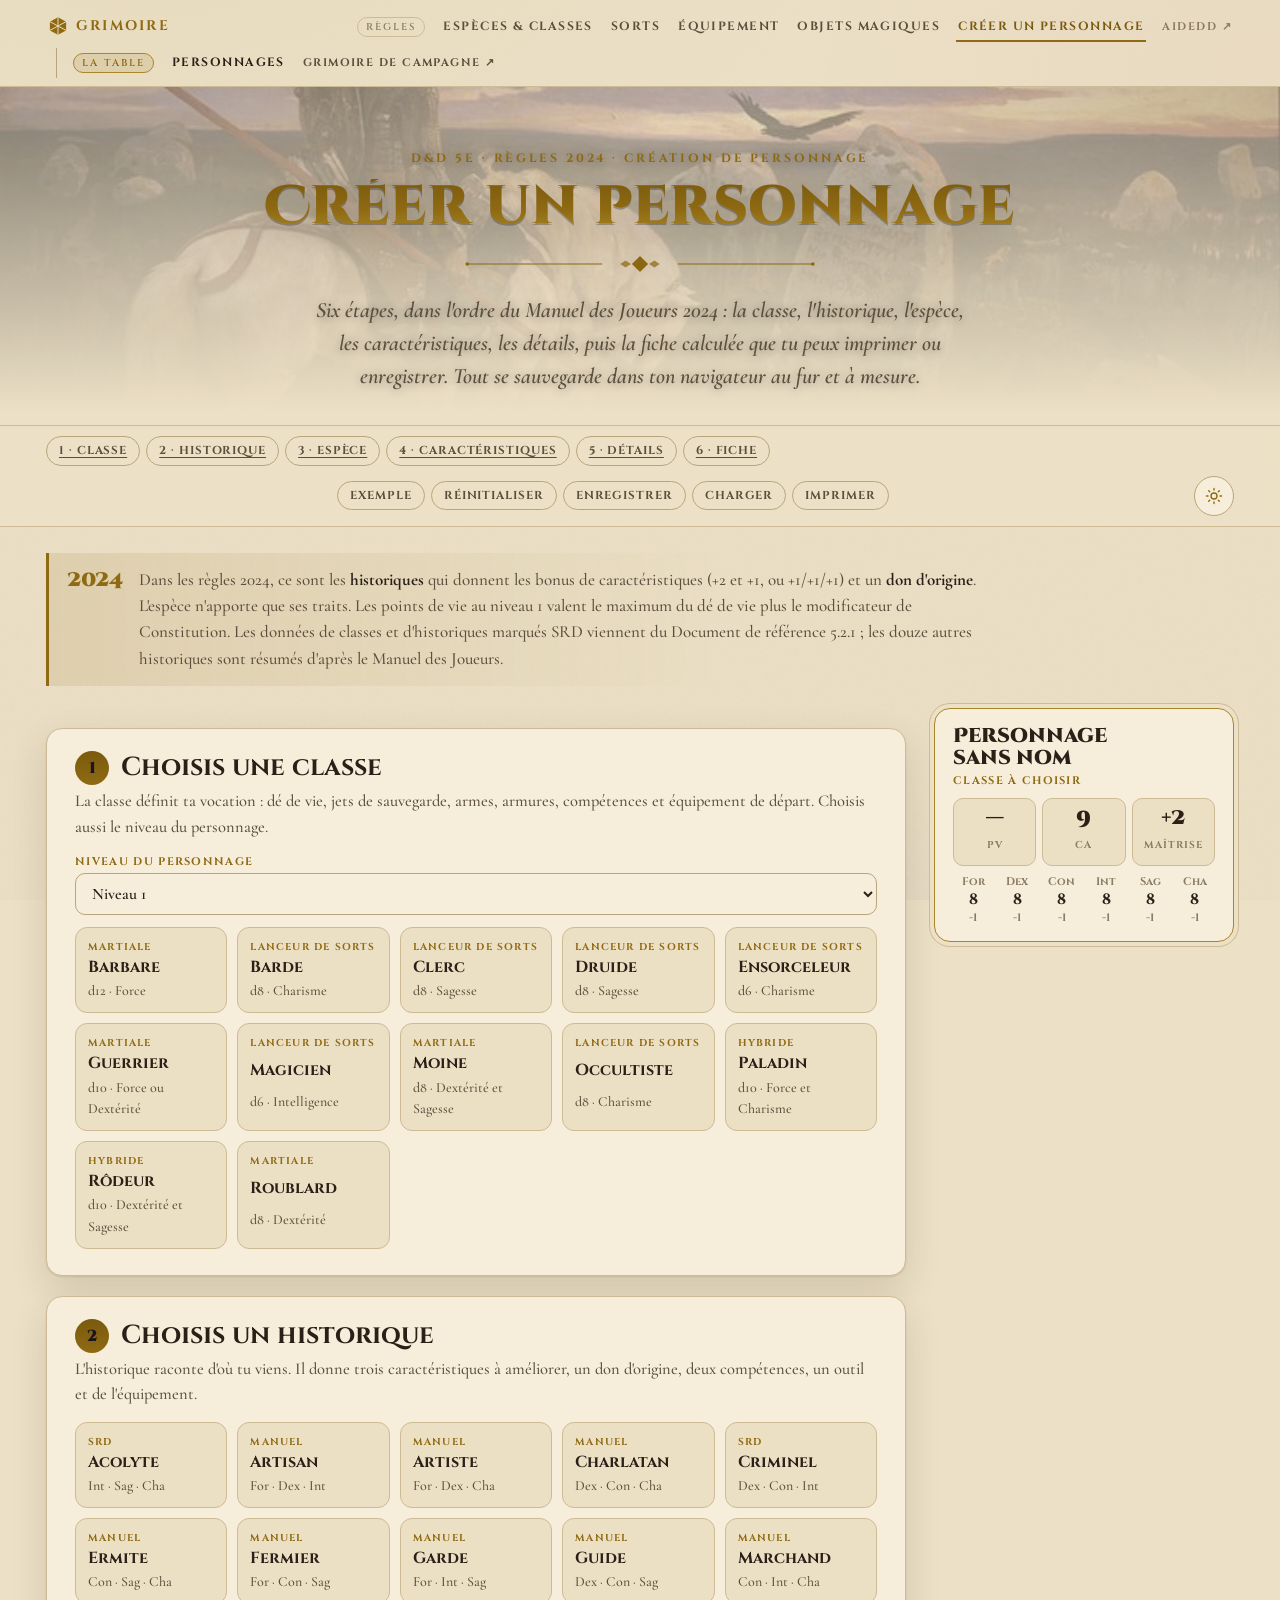
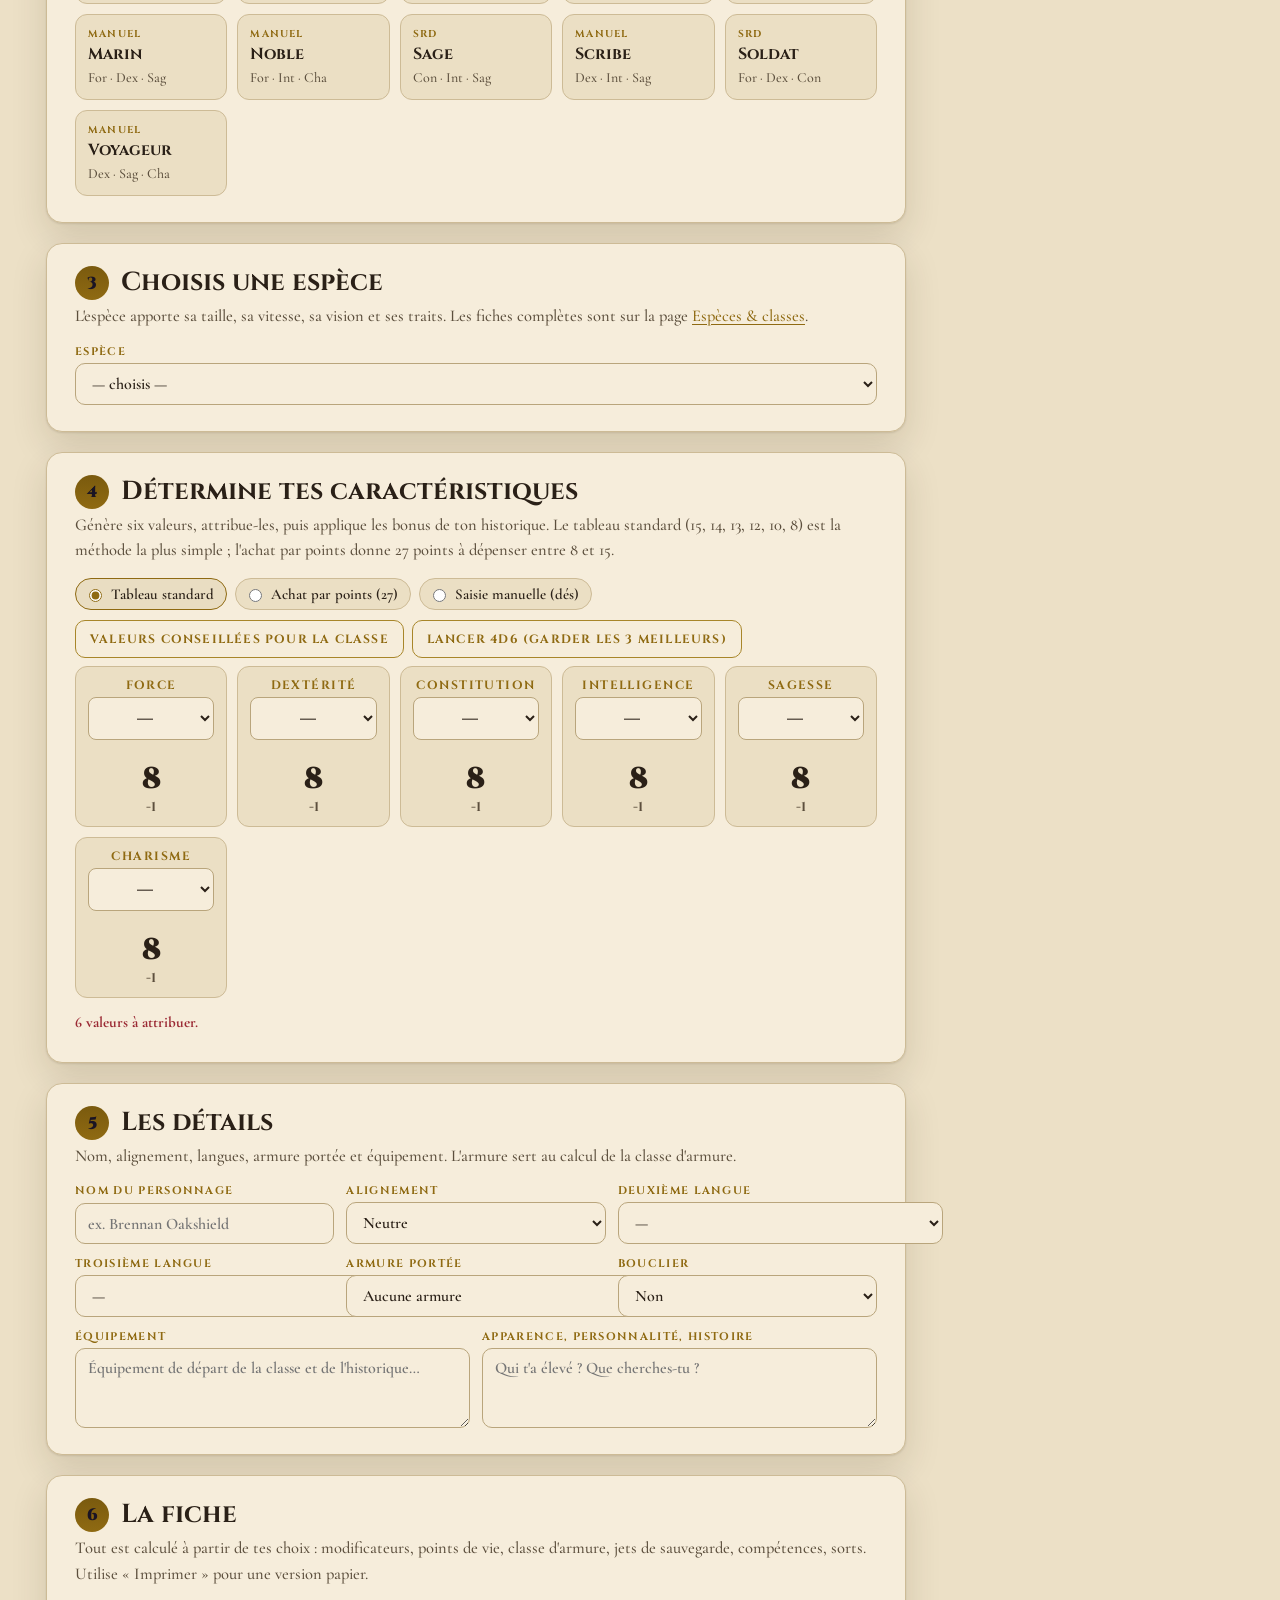
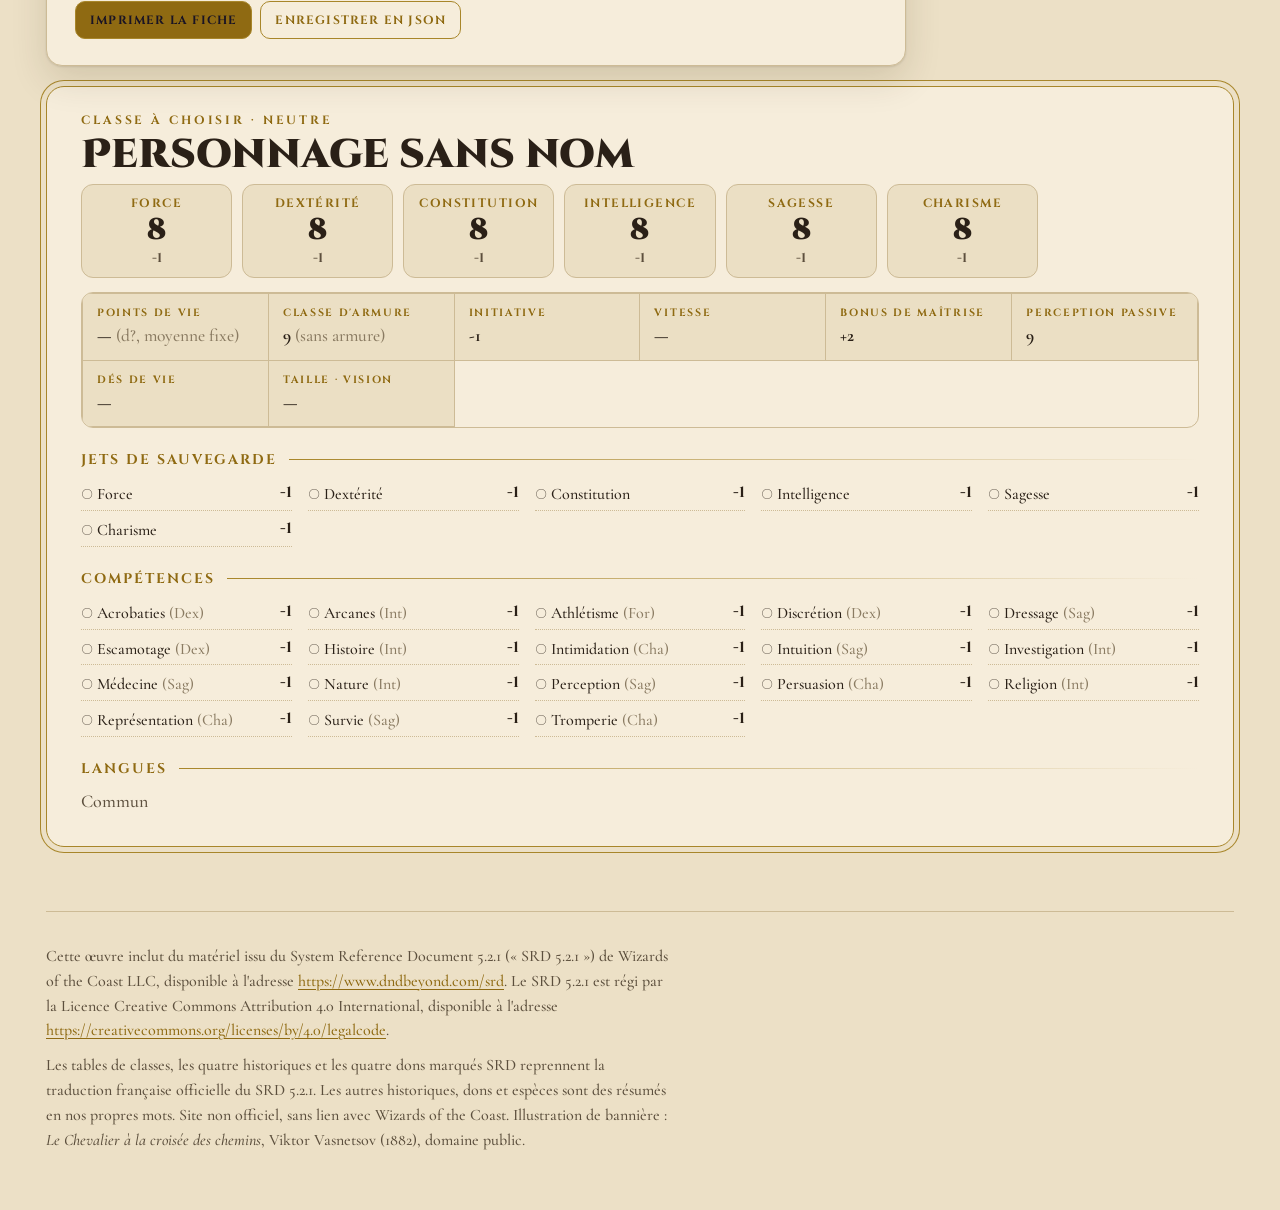
<file: docs/creation.html>
<!doctype html>
<html lang="fr">
<head>
<meta charset="utf-8">
<meta name="viewport" content="width=device-width,initial-scale=1,viewport-fit=cover">
<title>Créer un personnage · Grimoire de l'aventurier</title>
<meta name="description" content="Guide et créateur de personnage pour D&D 5e (règles 2024) : classe, historique, espèce, caractéristiques, fiche calculée et imprimable.">
<link rel="icon" href="data:image/svg+xml,%3Csvg xmlns='http://www.w3.org/2000/svg' viewBox='0 0 64 64'%3E%3Cpath d='M32 4 58 18v28L32 60 6 46V18z' fill='%23d4af37'/%3E%3Cpath d='M32 4v56M6 18l26 14 26-14M6 46l26-14 26 14' stroke='%231a1424' stroke-width='3' fill='none'/%3E%3C/svg%3E">
<link rel="preconnect" href="https://fonts.googleapis.com">
<link rel="preconnect" href="https://fonts.gstatic.com" crossorigin>
<link rel="stylesheet" href="https://fonts.googleapis.com/css2?family=Cinzel:wght@500;700;900&family=Cinzel+Decorative:wght@700;900&family=Cormorant+Garamond:ital,wght@0,500;0,600;0,700;1,500;1,600&display=swap">
<link rel="stylesheet" href="style.css">
<style>
.layout{display:grid;grid-template-columns:minmax(0,1fr) 300px;gap:28px;align-items:start;margin-top:22px}
@media (max-width:980px){.layout{grid-template-columns:1fr}.aside{position:static!important}}
.aside{position:sticky;top:78px}
.step{background:var(--surface);border:1px solid var(--line);border-radius:var(--radius);padding:22px clamp(16px,3vw,28px) 26px;margin-top:20px;scroll-margin-top:90px;box-shadow:var(--shadow)}
.step h2{font:700 clamp(20px,2.6vw,26px)/1.15 var(--display);margin:0 0 4px;display:flex;align-items:center;gap:12px;color:var(--ink)}
.step h2 .num{width:34px;height:34px;flex:none;display:grid;place-items:center;border-radius:50%;background:linear-gradient(180deg,var(--gold-2),var(--gold));color:#1a1424;font:900 16px var(--display)}
.step .help{margin:0 0 14px;color:var(--ink-2);font-size:16.5px}
.cards{display:grid;grid-template-columns:repeat(auto-fill,minmax(150px,1fr));gap:10px}
.pick{all:unset;box-sizing:border-box;cursor:pointer;border:1px solid var(--line);border-radius:12px;padding:12px 12px 10px;background:var(--surface-2);display:grid;gap:4px;transition:border-color .15s,transform .15s}
.pick:hover{border-color:var(--gold-3);transform:translateY(-1px)}
.pick[aria-pressed="true"]{border-color:var(--gold);box-shadow:0 0 0 1px var(--gold),0 0 18px rgba(212,175,55,.2);background:var(--surface-3)}
.pick b{font:700 16px/1.15 var(--display);color:var(--ink)}
.pick i{font:700 10px var(--display);font-style:normal;letter-spacing:.12em;text-transform:uppercase;color:var(--gold)}
.pick small{color:var(--ink-2);font-size:14px}
.detail{margin-top:16px;border-top:1px solid var(--line);padding-top:14px;display:grid;gap:12px}
.kv{display:grid;grid-template-columns:repeat(auto-fill,minmax(210px,1fr));gap:1px;padding:1px;border:1px solid var(--line);border-radius:12px;overflow:hidden}
.kv div{background:var(--surface-2);padding:10px 12px;box-shadow:0 0 0 1px var(--line)}
.kv dt{font:700 10.5px var(--display);letter-spacing:.14em;text-transform:uppercase;color:var(--gold)}
.kv dd{margin:4px 0 0;font-size:16px;color:var(--ink)}
.checks{display:flex;flex-wrap:wrap;gap:8px}
.checks label{display:inline-flex;align-items:center;gap:6px;border:1px solid var(--line);border-radius:999px;padding:6px 12px 6px 8px;font:600 15px var(--body);background:var(--surface-2);cursor:pointer}
.checks label:has(input:checked){border-color:var(--gold);background:var(--gold-soft);color:var(--ink)}
.checks label:has(input:disabled){opacity:.5;cursor:not-allowed}
.checks input{accent-color:var(--gold)}
label.f{display:grid;gap:4px;font:700 11px var(--display);letter-spacing:.12em;text-transform:uppercase;color:var(--gold)}
label.f input,label.f select,label.f textarea{font:600 16px var(--body);padding:9px 12px;border:1px solid var(--line-2);border-radius:10px;background:var(--surface);color:var(--ink);letter-spacing:0;text-transform:none}
label.f textarea{min-height:80px;resize:vertical}
.grid2{display:grid;grid-template-columns:repeat(auto-fit,minmax(220px,1fr));gap:12px}
.abil{display:grid;grid-template-columns:repeat(auto-fill,minmax(150px,1fr));gap:10px;margin-top:8px}
.ab{border:1px solid var(--line);border-radius:12px;padding:10px 12px;background:var(--surface-2);text-align:center;display:grid;gap:4px}
.ab b{font:700 12px var(--display);letter-spacing:.12em;text-transform:uppercase;color:var(--gold)}
.ab select,.ab input{font:700 20px var(--display);text-align:center;padding:6px;border:1px solid var(--line-2);border-radius:8px;background:var(--surface);color:var(--ink);width:100%}
.ab .tot{font:900 30px/1 var(--fancy);color:var(--ink)}
.ab .mod{font:700 13px var(--display);color:var(--ink-2)}
.ab .bonus{font:600 13px var(--body);color:var(--teal);min-height:16px}
.warn{color:var(--crimson);font-weight:700;font-size:15px}
.ok{color:var(--teal);font-weight:700;font-size:15px}
.btn{font:700 12px var(--display);letter-spacing:.1em;text-transform:uppercase;border:1px solid var(--gold-3);background:var(--surface);color:var(--gold);padding:10px 14px;border-radius:10px;cursor:pointer}
.btn:hover{background:var(--gold);color:#1a1424}
.btn.primary{background:var(--gold);color:#1a1424}
.btns{display:flex;flex-wrap:wrap;gap:8px;margin-top:10px}
.summ{background:var(--surface);border:1px solid var(--gold-3);border-radius:16px;padding:16px 18px;box-shadow:0 0 0 4px var(--bg),0 0 0 5px var(--line)}
.summ h3{font:900 20px/1.1 var(--fancy);margin:0;color:var(--ink);text-wrap:balance}
.summ .sub2{font:700 11px var(--display);letter-spacing:.12em;text-transform:uppercase;color:var(--gold);margin:4px 0 10px}
.summ .big{display:grid;grid-template-columns:repeat(3,1fr);gap:6px;margin:8px 0}
.summ .big div{text-align:center;border:1px solid var(--line);border-radius:10px;padding:8px 4px;background:var(--surface-2)}
.summ .big b{display:block;font:900 22px/1 var(--fancy);color:var(--ink)}
.summ .big span{font:700 10px var(--display);letter-spacing:.1em;text-transform:uppercase;color:var(--ink-3)}
.summ .mini{display:grid;grid-template-columns:repeat(6,1fr);gap:4px;margin-top:6px}
.summ .mini div{text-align:center;font:700 11px var(--display);color:var(--ink-3)}
.summ .mini b{display:block;font:700 15px var(--display);color:var(--ink)}
/* fiche */
.fiche{background:var(--surface);border:1px solid var(--gold-3);border-radius:18px;padding:26px clamp(16px,3vw,34px) 30px;margin-top:20px;box-shadow:0 0 0 5px var(--bg),0 0 0 6px var(--gold-3)}
.fiche h2{font:900 clamp(28px,4vw,40px)/1.05 var(--fancy);margin:0;color:var(--ink)}
.fiche .eyebrow{margin-bottom:6px}
.fiche h4{font:700 14px var(--display);letter-spacing:.14em;text-transform:uppercase;margin:22px 0 10px;color:var(--gold);display:flex;align-items:center;gap:12px}
.fiche h4::after{content:"";flex:1;height:1px;background:linear-gradient(90deg,var(--gold-3),transparent)}
.fiche .abil .ab{background:var(--surface-2)}
.fiche .stats{margin-top:14px}
.skl{display:grid;grid-template-columns:repeat(auto-fill,minmax(210px,1fr));gap:4px 16px;font-size:16px}
.skl div{display:flex;justify-content:space-between;gap:8px;border-bottom:1px dotted var(--line);padding:3px 0}
.skl .p{color:var(--gold);font-weight:700}
.skl .m{font:700 15px var(--display);color:var(--ink)}
.fiche ul{margin:0;padding-left:18px;color:var(--ink-2);font-size:16.5px}
.fiche ul li{margin-bottom:4px}
.fiche ul b{color:var(--ink)}
.slots{display:flex;flex-wrap:wrap;gap:6px}
.slots span{border:1px solid var(--gold-3);border-radius:8px;padding:6px 10px;font:700 13px var(--display);color:var(--ink)}
.slots span small{color:var(--ink-3);letter-spacing:.06em}
body[data-print] nav.site,body[data-print] .hero,body[data-print] .bar,body[data-print] .layout,body[data-print] .note,body[data-print] footer{display:none}
@media print{
  nav.site,.hero,.bar,.layout>*:not(.fiche-wrap),.btns,footer,.note,.theme{display:none!important}
  body{background:#fff;color:#111;font-size:13px}
  body::before,body::after{display:none}
  .layout{display:block}
  .fiche{box-shadow:none;border:1px solid #999;margin:0;padding:12px 16px;color:#111;background:#fff}
  .fiche h2,.fiche .ab .tot,.fiche .skl .m,.fiche ul b{color:#111}
  .fiche .ab{background:#fff;border-color:#bbb}
  .kv div{background:#fff;box-shadow:0 0 0 1px #ccc}
}
</style>
</head>
<body data-page="creation">
<nav class="site" aria-label="Sections du site">
  <div class="wrap site-in">
    <a class="brand" href="index.html"><svg viewBox="0 0 64 64" aria-hidden="true"><path d="M32 4 58 18v28L32 60 6 46V18z" fill="currentColor"/><path d="M32 4v56M6 18l26 14 26-14M6 46l26-14 26 14" stroke="var(--bg)" stroke-width="3" fill="none"/></svg>Grimoire</a>
    <span class="nav-group" aria-label="Les règles"><span class="nav-label">Règles</span>
      <a href="index.html" data-page="index">Espèces &amp; classes</a>
      <a href="sorts.html" data-page="sorts">Sorts</a>
      <a href="equipement.html" data-page="equipement">Équipement</a>
      <a href="objets.html" data-page="objets">Objets magiques</a>
      <a href="creation.html" data-page="creation">Créer un personnage</a>
      <a class="ext" href="https://www.aidedd.org/" target="_blank" rel="noopener" title="AideDD, le site de référence (règles, sorts, monstres)">AideDD ↗</a>
    </span>
    <span class="nav-group table" aria-label="Notre table"><span class="nav-label">La table</span>
      <a href="personnages.html" data-page="personnages">Personnages</a>
      <a class="ext" href="https://claude.ai/artifact/JBnTUgHS7cgmXj76AXV2MT" target="_blank" rel="noopener" title="Suivi de partie du groupe (s'ouvre sur claude.ai)">Grimoire de campagne ↗</a>
    </span>
  </div>
</nav>
<header class="hero small">
  <div class="hero-art" aria-hidden="true"><img src="img/humain.jpg" alt="" style="object-position:50% 40%"></div>
  <div class="wrap hero-in">
    <div class="eyebrow">D&amp;D 5e · règles 2024 · création de personnage</div>
    <h1>Créer un personnage</h1>
    <svg class="flourish" viewBox="0 0 400 24" aria-hidden="true"><path d="M8 12h150M242 12h150" stroke="currentColor" stroke-width="1.2"/><path d="M200 3l9 9-9 9-9-9z" fill="currentColor"/><path d="M178 12l6-4 6 4-6 4zM210 12l6-4 6 4-6 4z" fill="currentColor" opacity=".7"/><circle cx="8" cy="12" r="2" fill="currentColor"/><circle cx="392" cy="12" r="2" fill="currentColor"/></svg>
    <p class="lede">Six étapes, dans l'ordre du Manuel des Joueurs 2024 : la classe, l'historique, l'espèce, les caractéristiques, les détails, puis la fiche calculée que tu peux imprimer ou enregistrer. Tout se sauvegarde dans ton navigateur au fur et à mesure.</p>
  </div>
</header>

<div class="bar" role="toolbar" aria-label="Étapes">
  <div class="wrap bar-in">
    <div class="chips" id="steps">
      <a class="chip" href="#s1">1 · Classe</a><a class="chip" href="#s2">2 · Historique</a><a class="chip" href="#s3">3 · Espèce</a><a class="chip" href="#s4">4 · Caractéristiques</a><a class="chip" href="#s5">5 · Détails</a><a class="chip" href="#s6">6 · Fiche</a>
    </div>
    <div class="chips" style="margin-left:auto">
      <button class="chip" id="b-demo" title="Remplit un exemple : un guerrier humain soldat">Exemple</button>
      <button class="chip" id="b-reset">Réinitialiser</button>
      <button class="chip" id="b-save">Enregistrer</button>
      <button class="chip" id="b-load">Charger</button>
      <button class="chip" id="b-print">Imprimer</button>
    </div>
    <input type="file" id="file" accept="application/json" hidden>
    <button class="theme" id="theme" type="button" aria-label="Changer de thème" title="Thème clair / sombre">
      <svg class="moon" viewBox="0 0 24 24"><path d="M21 13A8.5 8.5 0 0 1 11 3a8.5 8.5 0 1 0 10 10z"/></svg>
      <svg class="sun" viewBox="0 0 24 24"><circle cx="12" cy="12" r="4"/><path d="M12 2v2M12 20v2M2 12h2M20 12h2M4.9 4.9l1.4 1.4M17.7 17.7l1.4 1.4M4.9 19.1l1.4-1.4M17.7 6.3l1.4-1.4"/></svg>
    </button>
  </div>
</div>

<div class="wrap">
  <div class="note">
    <b>2024</b>
    <p>Dans les règles 2024, ce sont les <strong>historiques</strong> qui donnent les bonus de caractéristiques (+2 et +1, ou +1/+1/+1) et un <strong>don d'origine</strong>. L'espèce n'apporte que ses traits. Les points de vie au niveau 1 valent le maximum du dé de vie plus le modificateur de Constitution. Les données de classes et d'historiques marqués SRD viennent du Document de référence 5.2.1 ; les douze autres historiques sont résumés d'après le Manuel des Joueurs.</p>
  </div>

  <div class="layout">
  <div>
    <section class="step" id="s1">
      <h2><span class="num">1</span>Choisis une classe</h2>
      <p class="help">La classe définit ta vocation : dé de vie, jets de sauvegarde, armes, armures, compétences et équipement de départ. Choisis aussi le niveau du personnage.</p>
      <div class="grid2" style="margin-bottom:12px"><label class="f">Niveau du personnage<select id="lvl"></select></label></div>
      <div class="cards" id="classes"></div>
      <div class="detail" id="cls-detail" hidden></div>
    </section>

    <section class="step" id="s2">
      <h2><span class="num">2</span>Choisis un historique</h2>
      <p class="help">L'historique raconte d'où tu viens. Il donne trois caractéristiques à améliorer, un don d'origine, deux compétences, un outil et de l'équipement.</p>
      <div class="cards" id="bgs"></div>
      <div class="detail" id="bg-detail" hidden></div>
    </section>

    <section class="step" id="s3">
      <h2><span class="num">3</span>Choisis une espèce</h2>
      <p class="help">L'espèce apporte sa taille, sa vitesse, sa vision et ses traits. Les fiches complètes sont sur la page <a href="index.html">Espèces &amp; classes</a>.</p>
      <div class="grid2"><label class="f">Espèce<select id="sp"></select></label><label class="f" id="sp-var-wrap" hidden>Lignée / variante<input id="sp-var" placeholder="ex. Haut-elfe, Drow…"></label></div>
      <div class="detail" id="sp-detail" hidden></div>
    </section>

    <section class="step" id="s4">
      <h2><span class="num">4</span>Détermine tes caractéristiques</h2>
      <p class="help">Génère six valeurs, attribue-les, puis applique les bonus de ton historique. Le tableau standard (15, 14, 13, 12, 10, 8) est la méthode la plus simple ; l'achat par points donne 27 points à dépenser entre 8 et 15.</p>
      <div class="checks" id="methods">
        <label><input type="radio" name="method" value="standard" checked>Tableau standard</label>
        <label><input type="radio" name="method" value="points">Achat par points (27)</label>
        <label><input type="radio" name="method" value="manuel">Saisie manuelle (dés)</label>
      </div>
      <div class="btns"><button class="btn" id="b-std">Valeurs conseillées pour la classe</button><button class="btn" id="b-roll">Lancer 4d6 (garder les 3 meilleurs)</button></div>
      <div class="abil" id="abil"></div>
      <p id="abil-msg" style="margin:10px 0 0"></p>
      <div class="detail" id="bg-bonus" hidden></div>
    </section>

    <section class="step" id="s5">
      <h2><span class="num">5</span>Les détails</h2>
      <p class="help">Nom, alignement, langues, armure portée et équipement. L'armure sert au calcul de la classe d'armure.</p>
      <div class="grid2">
        <label class="f">Nom du personnage<input id="nom" placeholder="ex. Brennan Oakshield"></label>
        <label class="f">Alignement<select id="align"></select></label>
        <label class="f">Deuxième langue<select id="lang1"></select></label>
        <label class="f">Troisième langue<select id="lang2"></select></label>
        <label class="f">Armure portée<select id="armor"></select></label>
        <label class="f">Bouclier<select id="shield"><option value="0">Non</option><option value="1">Oui (+2 CA)</option></select></label>
      </div>
      <div class="grid2" style="margin-top:12px">
        <label class="f">Équipement<textarea id="equip" placeholder="Équipement de départ de la classe et de l'historique…"></textarea></label>
        <label class="f">Apparence, personnalité, histoire<textarea id="notes" placeholder="Qui t'a élevé ? Que cherches-tu ?"></textarea></label>
      </div>
    </section>

    <section class="step" id="s6">
      <h2><span class="num">6</span>La fiche</h2>
      <p class="help">Tout est calculé à partir de tes choix : modificateurs, points de vie, classe d'armure, jets de sauvegarde, compétences, sorts. Utilise « Imprimer » pour une version papier.</p>
      <div class="btns"><button class="btn primary" id="b-print2">Imprimer la fiche</button><button class="btn" id="b-save2">Enregistrer en JSON</button></div>
    </section>
  </div>

  <aside class="aside">
    <div class="summ" id="summ"></div>
  </aside>
  </div>

  <div class="fiche-wrap"><article class="fiche" id="fiche"></article></div>

  <footer>
    <p>Cette œuvre inclut du matériel issu du System Reference Document 5.2.1 (« SRD 5.2.1 ») de Wizards of the Coast LLC, disponible à l'adresse <a href="https://www.dndbeyond.com/srd" target="_blank" rel="noopener">https://www.dndbeyond.com/srd</a>. Le SRD 5.2.1 est régi par la Licence Creative Commons Attribution 4.0 International, disponible à l'adresse <a href="https://creativecommons.org/licenses/by/4.0/legalcode" target="_blank" rel="noopener">https://creativecommons.org/licenses/by/4.0/legalcode</a>.</p>
    <p>Les tables de classes, les quatre historiques et les quatre dons marqués SRD reprennent la traduction française officielle du SRD 5.2.1. Les autres historiques, dons et espèces sont des résumés en nos propres mots. Site non officiel, sans lien avec Wizards of the Coast. Illustration de bannière : <i>Le Chevalier à la croisée des chemins</i>, Viktor Vasnetsov (1882), domaine public.</p>
  </footer>
</div>

<script>
const ESPECES=[
{id:"aasimar",nom:"Aasimar",en:"Aasimar",taille:"M ou P",vitesse:"9 m",vision:"18 m",
 resume:"Mortels portant une étincelle céleste, liés aux plans supérieurs et souvent guidés par un gardien divin.",
 traits:[
  ["Résistance céleste","Résistance aux dégâts nécrotiques et radiants."],
  ["Vision dans le noir","18 m."],
  ["Mains guérisseuses","Action magique : soigne une créature touchée d'autant de d4 que ton bonus de maîtrise. 1 fois par repos long."],
  ["Porteur de lumière","Tu connais le sort mineur Lumière (Charisme)."],
  ["Révélation céleste (niv. 3)","Action bonus, 1 minute, 1 fois par repos long. Une fois par tour, dégâts supplémentaires égaux à ton bonus de maîtrise. Trois formes : Ailes célestes (vol), Rayonnement intérieur (lumière et dégâts radiants autour de toi), Voile nécrotique (les ennemis proches peuvent être effrayés)."]
 ],pairs:["Paladin","Clerc","Occultiste","Ensorceleur"]},
{id:"drakeide",nom:"Drakéide",en:"Dragonborn",taille:"M",vitesse:"9 m",vision:"18 m",
 resume:"Descendants des dragons, fiers et imposants, qui portent dans leur sang l'élément de leur ancêtre.",
 traits:[
  ["Ascendance draconique","Choisis un dragon : noir ou cuivre (acide), bleu ou bronze (foudre), airain, or ou rouge (feu), vert (poison), argent ou blanc (froid)."],
  ["Souffle","Remplace une attaque : cône de 4,5 m ou ligne de 9 m, 1d10 dégâts de ton type (2d10 niv. 5, 3d10 niv. 11, 4d10 niv. 17). Utilisations = bonus de maîtrise par repos long."],
  ["Résistance aux dégâts","Résistance au type de dégâts de ton ascendance."],
  ["Vision dans le noir","18 m."],
  ["Vol draconique (niv. 5)","Action bonus : des ailes spectrales te donnent une vitesse de vol égale à ta vitesse pendant 10 minutes. 1 fois par repos long."]
 ],pairs:["Paladin","Guerrier","Ensorceleur","Barbare"]},
{id:"nain",nom:"Nain",en:"Dwarf",taille:"M",vitesse:"9 m",vision:"36 m",
 resume:"Peuple robuste né de la pierre et de la forge, endurant, têtu et fidèle à ses clans.",
 traits:[
  ["Vision dans le noir","36 m, la meilleure portée des espèces du manuel."],
  ["Résilience naine","Résistance aux dégâts de poison et avantage aux jets de sauvegarde contre l'état empoisonné."],
  ["Robustesse naine","+1 point de vie maximum par niveau."],
  ["Connaissance de la pierre","Action bonus : perception des vibrations sur 18 m pendant 10 minutes, sur une surface de pierre. Utilisations = bonus de maîtrise par repos long."]
 ],pairs:["Clerc","Guerrier","Barbare","Paladin"]},
{id:"elfe",nom:"Elfe",en:"Elf",taille:"M",vitesse:"9 m",vision:"18 m",
 resume:"Êtres gracieux au sang féerique, qui ne dorment pas mais entrent en transe.",
 traits:[
  ["Lignée elfique","Drow : vision dans le noir 36 m, Lumières dansantes, puis Lueurs féeriques (niv. 3) et Ténèbres (niv. 5). Haut-elfe : Prestidigitation (échangeable), puis Détection de la magie et Foulée brumeuse. Elfe sylvestre : vitesse 10,5 m, Druidisme, puis Grande foulée et Passage sans trace."],
  ["Ascendance féerique","Avantage aux jets de sauvegarde contre l'état charmé."],
  ["Sens aiguisés","Maîtrise de Perspicacité, Perception ou Survie (au choix)."],
  ["Transe","Un repos long ne prend que 4 heures, en restant conscient."],
  ["Vision dans le noir","18 m (36 m pour les drows)."]
 ],pairs:["Rôdeur","Magicien","Roublard","Druide"]},
{id:"gnome",nom:"Gnome",en:"Gnome",taille:"P",vitesse:"9 m",vision:"18 m",
 resume:"Petits inventeurs curieux et malicieux, à l'esprit très difficile à manipuler.",
 traits:[
  ["Ruse gnome","Avantage aux jets de sauvegarde d'Intelligence, de Sagesse et de Charisme."],
  ["Lignée gnome","Gnome des forêts : Illusion mineure et Communication avec les animaux (bonus de maîtrise fois par repos long). Gnome des roches : Réparation et Prestidigitation, et fabrication de petits mécanismes."],
  ["Vision dans le noir","18 m."]
 ],pairs:["Magicien","Occultiste","Roublard","Barde"]},
{id:"goliath",nom:"Goliath",en:"Goliath",taille:"M",vitesse:"10,5 m",vision:"—",
 resume:"Descendants lointains des géants, taillés pour les sommets et la compétition.",
 traits:[
  ["Ascendance de géant","Un pouvoir au choix, bonus de maîtrise fois par repos long. Nuages : téléportation de 9 m. Feu : +1d10 feu. Givre : +1d6 froid et −3 m de vitesse. Colline : renverse la cible. Pierre : réduit les dégâts reçus de 1d12 + Con. Tempête : 1d8 tonnerre en réaction."],
  ["Forme géante (niv. 5)","Action bonus : tu deviens de taille G pendant 10 minutes, avec avantage aux tests de Force et +3 m de vitesse. 1 fois par repos long."],
  ["Carrure puissante","Avantage pour mettre fin à l'état agrippé, et tu comptes une taille au-dessus pour la capacité de charge."]
 ],pairs:["Barbare","Guerrier","Moine","Paladin"]},
{id:"halfelin",nom:"Halfelin",en:"Halfling",taille:"P",vitesse:"9 m",vision:"—",
 resume:"Petites gens chaleureuses et étonnamment chanceuses, capables de se faufiler partout.",
 traits:[
  ["Chanceux","Quand tu fais un 1 au d20 d'un test, tu relances le dé et gardes le nouveau résultat."],
  ["Brave","Avantage aux jets de sauvegarde contre l'état effrayé."],
  ["Agilité halfeline","Tu peux traverser l'espace d'une créature plus grande que toi."],
  ["Discrétion naturelle","Tu peux te cacher derrière une créature de taille M ou plus."]
 ],pairs:["Roublard","Barde","Rôdeur","Moine"]},
{id:"humain",nom:"Humain",en:"Human",taille:"M ou P",vitesse:"9 m",vision:"—",
 resume:"Le peuple le plus répandu et le plus ambitieux, qui compense sa vie courte par sa polyvalence.",
 traits:[
  ["Ingénieux","Tu gagnes l'Inspiration héroïque à chaque repos long."],
  ["Doué","Maîtrise d'une compétence au choix."],
  ["Polyvalent","Un don d'origine au choix (par exemple Doué ou Vigilant), en plus de celui de ton historique."]
 ],pairs:["Toutes les classes"]},
{id:"orc",nom:"Orc",en:"Orc",taille:"M",vitesse:"9 m",vision:"36 m",
 resume:"Peuple endurant forgé par Gruumsh pour survivre et ne jamais abandonner.",
 traits:[
  ["Poussée d'adrénaline","Action bonus : Foncer et gagner des PV temporaires égaux à ton bonus de maîtrise. Utilisations = bonus de maîtrise par repos court ou long."],
  ["Endurance implacable","Quand tu tombes à 0 PV sans être tué, tu restes à 1 PV. 1 fois par repos long."],
  ["Vision dans le noir","36 m."]
 ],pairs:["Barbare","Guerrier","Rôdeur","Paladin"]},
{id:"tieffelin",nom:"Tieffelin",en:"Tiefling",taille:"M ou P",vitesse:"9 m",vision:"18 m",
 resume:"Mortels marqués par un héritage des plans inférieurs, reconnaissables à leurs cornes et à leur queue.",
 traits:[
  ["Héritage fiélon","Abyssal : résistance au poison, Aspersion de poison, puis Rayon empoisonné (niv. 3) et Immobilisation de personne (niv. 5). Chthonien : résistance nécrotique, Contact glacial, puis Simulacre de vie et Rayon affaiblissant. Infernal : résistance au feu, Trait de feu, puis Représailles infernales et Ténèbres."],
  ["Présence d'outre-monde","Tu connais le sort mineur Thaumaturgie."],
  ["Vision dans le noir","18 m."]
 ],pairs:["Occultiste","Ensorceleur","Barde","Paladin"]}
];

ESPECES.forEach(e=>{e.src='phb'});
const f=(nom,en,src,taille,vitesse,vision,resume,traits,pairs,type)=>({id:norm(nom).replace(/[^a-z]+/g,'-'),nom,en,src,taille,vitesse,vision,resume,traits,pairs,type});
function norm(s){return s.normalize('NFD').replace(/[̀-ͯ]/g,'').toLowerCase()}
ESPECES.push(
// Eberron : Forge of the Artificer (déc. 2025)
f("Changelin","Changeling","eberron","M ou P","9 m","—","Métamorphes capables de changer d'apparence à volonté, qui vivent souvent sous plusieurs identités.",[
 ["Métamorphe","Action : tu changes d'apparence (traits, voix, taille dans ta catégorie). Avantage aux tests de Charisme tant que tu es métamorphosé (révision 2025)."],
 ["Instincts de changelin","Maîtrise de deux compétences sociales (Tromperie, Intimidation, Perspicacité, Représentation ou Persuasion)."]
],["Roublard","Barde","Occultiste","Ensorceleur"],"Humanoïde"),
f("Kalashtar","Kalashtar","eberron","M","9 m","—","Humains liés à un esprit venu du plan des rêves, calmes, télépathes et coupés de leurs propres songes.",[
 ["Type Aberration","Depuis la révision 2025, les kalashtar sont des Aberrations."],
 ["Lien mental","Télépathie, désormais avec plusieurs créatures à la fois et sans ligne de vue."],
 ["Discipline mentale","Résistance aux dégâts psychiques."],
 ["Coupé des rêves","Après un repos long, maîtrise d'une compétence au choix jusqu'au repos long suivant. Les sorts de rêve n'ont pas d'effet sur toi."]
],["Moine","Clerc","Magicien","Barde"],"Aberration"),
f("Khoravar","Khoravar","eberron","M ou P","9 m","18 m","Les demi-elfes d'Eberron, devenus un peuple à part entière entre les mondes humain et elfique.",[
 ["Ascendance féerique","Avantage aux sauvegardes contre l'état charmé."],
 ["Don féerique","Tu connais le sort mineur Amis, échangeable après un repos long contre un sort mineur de clerc, druide ou magicien."],
 ["Résilience à la léthargie","Transforme un échec contre l'état inconscient en réussite. Se recharge après 1d4 repos longs."],
 ["Polyvalence","Maîtrise d'une compétence ou d'un outil, échangeable après chaque repos long."],
 ["Vision dans le noir","18 m."]
],["Barde","Rôdeur","Paladin","Toutes les classes"],"Humanoïde"),
f("Changeforme","Shifter","eberron","M ou P","9 m","18 m","Descendants des lycanthropes, capables de laisser surgir leur bête intérieure pendant un moment.",[
 ["Mutation","Action bonus : tu libères ta part animale et gagnes des PV temporaires, plus un effet selon ta lignée (Longues-dents, Crins-sauvages, Pieds-rapides, Cuir-dur…). Utilisations liées au bonus de maîtrise."],
 ["Instincts bestiaux","Maîtrise d'une compétence parmi Acrobaties, Athlétisme, Intimidation ou Survie."],
 ["Vision dans le noir","18 m."]
],["Barbare","Rôdeur","Moine","Druide"],"Humanoïde"),
f("Forgelier","Warforged","eberron","M ou P","9 m","—","Soldats artificiels créés pour la Dernière Guerre, en quête d'un sens maintenant que la paix est revenue.",[
 ["Type Artificiel","Depuis la révision 2025, les forgeliers sont des Artificiels (Construct)."],
 ["Résilience construite","Résistance au poison et avantage pour éviter ou mettre fin à l'état empoisonné."],
 ["Protection intégrée","Armure intégrée au corps. Enfiler une armure ne prend plus une heure."],
 ["Repos de sentinelle","Pas besoin de dormir, et la magie ne peut pas t'endormir."],
 ["Infatigable","Pas d'épuisement dû à la soif, la faim ou l'asphyxie."]
],["Guerrier","Paladin","Artificier","Clerc"],"Artificiel"),
// Ravenloft : The Horrors Within (juin 2026)
f("Dhampir","Dhampir","ravenloft","M ou P","10,5 m","18 m","Mortels à moitié touchés par le vampirisme, qui ont soif sans être morts.",[
 ["Pattes d'araignée","Vitesse d'escalade égale à ta vitesse. Niveau 3 : tu te déplaces sur les murs et plafonds sans les mains."],
 ["Trace de mort-vivant","Résistance aux dégâts nécrotiques."],
 ["Morsure vampirique","Frappe à mains nues de 1d4 + Con perforants. Tu peux drainer (PV récupérés égaux aux dégâts) ou te renforcer (bonus à ton prochain test ou attaque dans la minute)."]
],["Roublard","Moine","Occultiste","Guerrier"],"Humanoïde"),
f("Hexblood","Hexblood","ravenloft","M ou P","9 m","18 m","Créatures transformées par une sorcière ou un pacte de guenaude, marquées par une magie étrange.",[
 ["Jeton étrange","Action bonus : tu crées un jeton magique pour envoyer un message télépathique (25 mots, 16 km) ou voir à distance à travers lui."],
 ["Magie maléfique","Déguisement et Maléfice toujours préparés, chacun lançable une fois par repos long sans emplacement (Int, Sag ou Cha)."],
 ["Vision dans le noir","18 m."]
],["Occultiste","Ensorceleur","Druide","Barde"],"Fée"),
f("Lupin","Lupin","ravenloft","M ou P","9 m","?","Nouvelle espèce 2026 : un peuple à l'allure de loup, héritier des instincts des loups-garous.",[
 ["Bond sauvage","Tes frappes à mains nues infligent des dégâts tranchants, et tu peux combiner dégâts et bousculade sur le même coup."],
 ["Hurlement","Action bonus : les créatures à 4,5 m font une sauvegarde de Sagesse (DD 8 + Con + maîtrise) ou ont un désavantage aux attaques et sauvegardes jusqu'à ton prochain tour."],
 ["Instincts de loup-garou","Maîtrise de Perception, Discrétion ou Survie."]
],["Barbare","Rôdeur","Moine","Guerrier"],"Humanoïde"),
f("Reborn","Reborn","ravenloft","M ou P","9 m","—","Revenus d'entre les morts, avec des souvenirs fragmentés d'une vie passée.",[
 ["Endurance étrange","Résistance au froid, au nécrotique ou au poison (au choix)."],
 ["Mort évitée","Avantage aux jets de sauvegarde contre la mort."],
 ["Éternel","Pas d'épuisement dû à la soif, la faim ou l'asphyxie, pas besoin de dormir, repos long en 4 heures."],
 ["Savoir d'une vie passée","Maîtrise d'une compétence. Sur un test raté, ajoute 1d6 (bonus de maîtrise fois par repos long)."]
],["Paladin","Clerc","Occultiste","Guerrier"],"Humanoïde"),
// Héritage : Monstres du Multivers (2022) et Manuel 2014
f("Aarakocra","Aarakocra","legacy","M","9 m","—","Peuple d'oiseaux venus du plan élémentaire de l'Air.",[
 ["Vol","Vitesse de vol égale à ta vitesse, sans armure intermédiaire ni lourde."],
 ["Serres","Frappes à mains nues de 1d6 tranchants."],
 ["Appel du vent (niv. 3)","Bourrasque une fois par repos long sans emplacement."]
],["Moine","Rôdeur","Druide"]),
f("Gobelours","Bugbear","legacy","M","9 m","18 m","Gobelinoïdes massifs et étonnamment discrets, liés aux fées.",[
 ["Membres allongés","+1,5 m d'allonge pour tes attaques au corps à corps pendant ton tour."],
 ["Attaque surprise","+2d6 dégâts contre une créature qui n'a pas encore joué au premier round."],
 ["Sournois","Maîtrise de Discrétion, tu passes par des espaces étroits."],
 ["Carrure puissante","Capacité de charge d'une taille au-dessus."],
 ["Ascendance féerique","Avantage contre l'état charmé."]
],["Roublard","Barbare","Guerrier"]),
f("Centaure","Centaur","legacy","M","12 m","—","Mi-humain mi-cheval, peuple nomade proche de la nature. Type Fée.",[
 ["Charge","Après 9 m en ligne droite, attaque de sabots en action bonus."],
 ["Sabots","Frappes à mains nues de 1d6 contondants."],
 ["Physionomie équine","Les montées coûtent le double, mais tu portes comme une créature plus grande."],
 ["Affinité naturelle","Dressage, Médecine, Nature ou Survie."]
],["Rôdeur","Paladin","Guerrier"],"Fée"),
f("Gnome des profondeurs","Deep Gnome","legacy","P","9 m","36 m","Svirfneblin de l'Outreterre, discrets et résistants à la magie.",[
 ["Résistance magique gnome","Avantage aux sauvegardes d'Int, Sag et Cha contre les sorts."],
 ["Camouflage svirfneblin","Avantage en Discrétion, bonus de maîtrise fois par repos long."],
 ["Don svirfneblin (niv. 3 et 5)","Déguisement, puis Antidétection sur toi."]
],["Roublard","Magicien","Rôdeur"]),
f("Duergar","Duergar","legacy","M","9 m","36 m","Nains gris de l'Outreterre, marqués par les flagelleurs mentaux.",[
 ["Magie duergar (niv. 3 et 5)","Agrandissement/Rapetissement, puis Invisibilité."],
 ["Résilience naine","Résistance au poison, avantage contre l'état empoisonné."],
 ["Fortitude psionique","Avantage contre les états charmé et étourdi."]
],["Guerrier","Barbare","Clerc"]),
f("Eladrin","Eladrin","legacy","M","9 m","18 m","Elfes de la Féerie dont l'humeur suit les saisons.",[
 ["Pas féerique","Action bonus : téléportation de 9 m, bonus de maîtrise fois par repos long. Effet de saison dès le niveau 3 (automne, hiver, printemps, été)."],
 ["Sens aiguisés, Ascendance féerique, Transe","Comme l'elfe."]
],["Paladin","Magicien","Ensorceleur","Occultiste"]),
f("Fée","Fairy","legacy","P","9 m","—","Petite créature de la Féerie aux ailes délicates. Type Fée.",[
 ["Vol","Vitesse de vol égale à ta vitesse, sans armure intermédiaire ni lourde."],
 ["Magie féerique","Druidisme, puis Lueurs féeriques (niv. 3) et Agrandissement/Rapetissement (niv. 5)."]
],["Druide","Occultiste","Barde"],"Fée"),
f("Firbolg","Firbolg","legacy","M","9 m","—","Gardiens des forêts, discrets et bienveillants, apparentés aux géants.",[
 ["Magie firbolg","Détection de la magie et Déguisement une fois par repos long."],
 ["Pas caché","Action bonus : invisible jusqu'à ton prochain tour, bonus de maîtrise fois par repos long."],
 ["Parole des bêtes et des feuilles","Tu peux te faire comprendre des bêtes et des plantes."],
 ["Carrure puissante","Capacité de charge d'une taille au-dessus."]
],["Druide","Clerc","Rôdeur"]),
f("Génasi","Genasi","legacy","M ou P","9 m","18 m","Mortels porteurs du sang d'un génie, chacun lié à un élément.",[
 ["Air","Vitesse 10,5 m, respiration sans fin, résistance à la foudre ; Poigne électrique, Feuille morte, Lévitation."],
 ["Terre","Ignore le terrain difficile de pierre ou de terre ; Protection contre les armes en action bonus, Passage sans trace."],
 ["Feu","Résistance au feu ; Flammes, Mains brûlantes, Lame de feu."],
 ["Eau","Amphibie, nage, résistance à l'acide ; Aspersion d'acide, Création ou destruction d'eau, Marche sur l'eau."]
],["Ensorceleur","Moine","Druide","Magicien"]),
f("Githyanki","Githyanki","legacy","M","9 m","—","Guerriers du plan Astral, libérés jadis des flagelleurs mentaux.",[
 ["Savoir astral","Après un repos long, maîtrise d'une compétence et d'une arme ou d'un outil."],
 ["Psionique githyanki","Main de mage invisible, puis Saut (niv. 3) et Foulée brumeuse (niv. 5)."],
 ["Résilience psychique","Résistance aux dégâts psychiques."]
],["Guerrier","Paladin","Magicien"]),
f("Githzerai","Githzerai","legacy","M","9 m","—","Moines ascétiques des Limbes, maîtres de leur esprit.",[
 ["Psionique githzerai","Main de mage invisible, puis Bouclier (niv. 3) et Détection des pensées (niv. 5)."],
 ["Discipline mentale","Avantage contre les états charmé et effrayé."],
 ["Résilience psychique","Résistance aux dégâts psychiques."]
],["Moine","Magicien","Clerc"]),
f("Gobelin","Goblin","legacy","P","9 m","18 m","Petits gobelinoïdes vifs et débrouillards.",[
 ["Furie des petits","Dégâts supplémentaires égaux à ton bonus de maîtrise contre plus grand que toi, bonus de maîtrise fois par repos long."],
 ["Fuite agile","Action bonus : Se désengager ou Se cacher."],
 ["Ascendance féerique","Avantage contre l'état charmé."]
],["Roublard","Guerrier","Rôdeur"]),
f("Lièvrin","Harengon","legacy","M ou P","9 m","—","Peuple lapin de la Féerie, toujours sur le qui-vive.",[
 ["Réflexe du lièvre","Bonus de maîtrise à l'initiative."],
 ["Sens léporins","Maîtrise de Perception."],
 ["Pied chanceux","Réaction : +1d4 à une sauvegarde de Dextérité ratée."],
 ["Saut du lapin","Action bonus : saut de 1d12 × 1,5 m sans attaque d'opportunité."]
],["Roublard","Moine","Rôdeur","Barde"]),
f("Hobgobelin","Hobgoblin","legacy","M","9 m","18 m","Gobelinoïdes disciplinés, forts ensemble.",[
 ["Don féerique","Aider en action bonus, avec un bonus au choix dès le niveau 3."],
 ["Fortune du nombre","Sur un test raté, bonus égal au nombre d'alliés proches (max +3)."],
 ["Ascendance féerique","Avantage contre l'état charmé."]
],["Guerrier","Magicien","Paladin"]),
f("Kenku","Kenku","legacy","M ou P","9 m","—","Peuple corbeau, imitateur hors pair.",[
 ["Duplication experte","Avantage pour copier une écriture ou un objet."],
 ["Mémoire kenku","Deux compétences, et avantage sur un test de compétence bonus de maîtrise fois par repos long."],
 ["Mimétisme","Imite les sons et voix entendus."]
],["Roublard","Rôdeur","Barde"]),
f("Kobold","Kobold","legacy","P","9 m","18 m","Petits reptiliens dévoués aux dragons, inventifs et rusés.",[
 ["Cri draconique","Action bonus : tes alliés ont l'avantage contre les ennemis à 3 m, bonus de maîtrise fois par repos long."],
 ["Héritage kobold","Ingéniosité (compétence), Défi (avantage contre la peur) ou Sorcellerie draconique (sort mineur)."]
],["Ensorceleur","Roublard","Occultiste"]),
f("Homme-lézard","Lizardfolk","legacy","M","9 m","—","Reptiliens pragmatiques des marais. Nage 9 m.",[
 ["Morsure","Frappes à mains nues de 1d6 perforants."],
 ["Mâchoires affamées","Action bonus : morsure qui donne des PV temporaires."],
 ["Armure naturelle","CA 13 + Dex sans armure."],
 ["Retenir son souffle","15 minutes."],
 ["Intuition naturelle","Deux compétences de nature ou de survie."]
],["Druide","Barbare","Rôdeur"]),
f("Minotaure","Minotaur","legacy","M","9 m","—","Guerriers à tête de taureau, puissants et au sens de l'orientation infaillible.",[
 ["Cornes","Frappes à mains nues de 1d6 perforants."],
 ["Charge encornante","Après avoir foncé, attaque de cornes en action bonus."],
 ["Cornes martelantes","Action bonus : bousculer une créature touchée."],
 ["Mémoire du labyrinthe","Tu sais toujours où est le nord, avantage pour t'orienter."]
],["Barbare","Guerrier","Paladin"]),
f("Satyre","Satyr","legacy","M","10,5 m","—","Fêtards de la Féerie, joueurs et résistants à la magie. Type Fée.",[
 ["Résistance à la magie","Avantage aux sauvegardes contre les sorts."],
 ["Coup de tête","Frappe à mains nues de 1d6 contondants."],
 ["Bonds joyeux","Tes sauts gagnent 1d8 × 30 cm."],
 ["Fêtard","Représentation, Persuasion et un instrument."]
],["Barde","Occultiste","Roublard"],"Fée"),
f("Elfe de mer","Sea Elf","legacy","M","9 m","18 m","Elfes des océans, amis des créatures marines.",[
 ["Enfant de la mer","Nage égale à ta vitesse, respiration aquatique, résistance au froid."],
 ["Ami de la mer","Communication simple avec les bêtes aquatiques."],
 ["Sens aiguisés, Ascendance féerique, Transe","Comme l'elfe."]
],["Rôdeur","Druide","Guerrier"]),
f("Shadar-kai","Shadar-kai","legacy","M","9 m","18 m","Elfes de la Gisombre au service de la Reine Corneille.",[
 ["Bénédiction de la Reine Corneille","Action bonus : téléportation de 9 m ; dès le niveau 3, résistance à tous les dégâts jusqu'à ton prochain tour."],
 ["Résistance nécrotique","Résistance aux dégâts nécrotiques."],
 ["Sens aiguisés, Ascendance féerique, Transe","Comme l'elfe."]
],["Occultiste","Roublard","Paladin"]),
f("Tabaxi","Tabaxi","legacy","M ou P","9 m","18 m","Félins curieux et voyageurs. Escalade 9 m.",[
 ["Griffes","Frappes à mains nues de 1d6 tranchants."],
 ["Talent félin","Maîtrise de Perception et Discrétion."],
 ["Agilité féline","Double ta vitesse pour un tour, puis doit rester immobile un tour pour recommencer."]
],["Roublard","Moine","Rôdeur"]),
f("Tortue","Tortle","legacy","M ou P","9 m","—","Peuple tortue qui porte sa maison sur son dos.",[
 ["Armure naturelle","CA de base 17, sans armure."],
 ["Défense de la carapace","Action : +4 CA en rentrant dans ta carapace."],
 ["Griffes","Frappes à mains nues de 1d6 tranchants."],
 ["Retenir son souffle","1 heure."]
],["Guerrier","Clerc","Druide"]),
f("Triton","Triton","legacy","M","9 m","18 m","Gardiens des profondeurs marines. Nage 9 m.",[
 ["Amphibie","Respire l'air et l'eau, résistance au froid."],
 ["Contrôle de l'air et de l'eau","Nappe de brouillard, puis Bourrasque et Marche sur l'eau."],
 ["Émissaire de la mer","Communication avec les bêtes aquatiques."]
],["Paladin","Druide","Ensorceleur"]),
f("Yuan-ti","Yuan-ti","legacy","M ou P","9 m","18 m","Serpentins issus d'anciens empires, résistants au poison et à la magie.",[
 ["Résistance à la magie","Avantage aux sauvegardes contre les sorts."],
 ["Résilience au poison","Résistance au poison, avantage contre l'état empoisonné."],
 ["Magie serpentine","Aspersion de poison, Amitié avec les animaux (serpents), puis Suggestion (niv. 3)."]
],["Occultiste","Ensorceleur","Roublard"]),
f("Demi-elfe","Half-Elf","legacy","M","9 m","18 m","Espèce du Manuel 2014, retirée en 2024 (remplacée par des parents d'espèces différentes).",[
 ["Ascendance féerique","Avantage contre l'état charmé, immunité au sommeil magique."],
 ["Polyvalence","Maîtrise de deux compétences."]
],["Barde","Paladin","Occultiste"]),
f("Demi-orc","Half-Orc","legacy","M","9 m","18 m","Espèce du Manuel 2014, retirée en 2024 au profit de l'orc.",[
 ["Endurance implacable","Tombe à 1 PV au lieu de 0, une fois par repos long."],
 ["Attaques sauvages","Un dé de dégâts en plus sur un coup critique au corps à corps."],
 ["Menaçant","Maîtrise d'Intimidation."]
],["Barbare","Guerrier","Paladin"])
);
const SOURCES={phb:"Manuel des Joueurs 2024",eberron:"Eberron : Forge of the Artificer (2025)",ravenloft:"Ravenloft : The Horrors Within (2026)",legacy:"Héritage (Monstres du Multivers 2022, Manuel 2014)"};
const SRC_SHORT={phb:"Manuel 2024",eberron:"Eberron",ravenloft:"Ravenloft",legacy:"Héritage"};

const CLASSES=[
{id:"barbare",nom:"Barbare",en:"Barbarian",de:"d12",type:"Martial",carac:"Force",js:"Force, Constitution",armures:"Légères, intermédiaires, boucliers",armes:"Courantes et de guerre",complexite:1,
 resume:"Guerrier primal porté par la rage, qui encaisse et frappe plus fort que quiconque.",
 feats:[[1,"Rage","Action bonus : dégâts bonus, résistance aux dégâts contondants, perforants et tranchants, avantage aux tests de Force."],[1,"Défense sans armure","CA = 10 + Dex + Con sans armure."],[1,"Maîtrise des armes","Propriétés spéciales sur 2 types d'armes."],[2,"Attaque téméraire","Avantage à tes attaques de Force, mais les ennemis ont l'avantage contre toi."],[2,"Sens du danger","Avantage aux sauvegardes de Dextérité."],[5,"Attaque supplémentaire","Deux attaques par action Attaquer. Déplacement rapide : +3 m."]],
 subs:[["Voie du Berserker","Path of the Berserker","Frénésie : dégâts en plus quand tu attaques de façon téméraire, immunité à la peur pendant la rage."],["Voie du Cœur sauvage","Path of the Wild Heart","Esprits animaux (ours, aigle, loup…) qui modifient ta rage."],["Voie de l'Arbre-Monde","Path of the World Tree","Liée à l'arbre cosmique : PV temporaires pour les alliés, téléportations, allonge accrue."],["Voie du Fanatique","Path of the Zealot","Dégâts divins supplémentaires et retour à la vie facilité."]]},
{id:"barde",nom:"Barde",en:"Bard",de:"d8",type:"Lanceur",carac:"Charisme",js:"Dextérité, Charisme",armures:"Légères",armes:"Courantes",complexite:2,
 resume:"Artiste dont les mots et la musique tissent la magie. Soutien, contrôle et compétences à la fois.",
 feats:[[1,"Inspiration bardique","Action bonus : un allié gagne un d6 à ajouter à un test raté."],[1,"Incantation","Lanceur complet (Charisme), liste de sorts de barde."],[2,"Expertise","Double maîtrise sur deux compétences."],[2,"Touche-à-tout","Moitié du bonus de maîtrise aux tests sans maîtrise."],[5,"Source d'inspiration","L'Inspiration passe au d8 et se recharge aussi sur un repos court."],[10,"Secrets magiques","Deux sorts de n'importe quelle liste de classe."]],
 subs:[["Collège de la Danse","College of Dance","Défense et déplacements acrobatiques, combat à mains nues élégant."],["Collège du Prestige","College of Glamour","Charme féerique, PV temporaires et repositionnement des alliés."],["Collège du Savoir","College of Lore","Compétences supplémentaires, Mots cinglants, sorts d'autres classes plus tôt."],["Collège de la Vaillance","College of Valor","Armures intermédiaires, boucliers, armes de guerre et Attaque supplémentaire."]]},
{id:"clerc",nom:"Clerc",en:"Cleric",de:"d8",type:"Lanceur",carac:"Sagesse",js:"Sagesse, Charisme",armures:"Légères, intermédiaires, boucliers",armes:"Courantes",complexite:2,
 resume:"Prêtre combattant qui canalise la puissance d'un dieu pour soigner, protéger et punir.",
 feats:[[1,"Incantation","Lanceur complet (Sagesse), prépare ses sorts chaque jour."],[1,"Ordre divin","Protecteur (armures lourdes, armes de guerre) ou Thaumaturge (sort mineur en plus, bonus en Arcanes et Religion)."],[2,"Conduit divin","Étincelle divine (soigne ou blesse) et Renvoi des morts-vivants."],[5,"Brûlure des morts-vivants","Le Renvoi inflige aussi des dégâts radiants."],[10,"Intervention divine","Lance un sort de clerc de niveau 5 ou moins gratuitement."]],
 subs:[["Domaine de la Vie","Life Domain","Soins renforcés, le soigneur par excellence."],["Domaine de la Lumière","Light Domain","Feu et lumière radiante, Illumination protectrice."],["Domaine de la Duperie","Trickery Domain","Illusions, discrétion et doubles trompeurs."],["Domaine de la Guerre","War Domain","Attaques bonus guidées par le dieu, sorts de combat."]]},
{id:"druide",nom:"Druide",en:"Druid",de:"d8",type:"Lanceur",carac:"Sagesse",js:"Intelligence, Sagesse",armures:"Légères, boucliers",armes:"Courantes",complexite:3,
 resume:"Gardien de la nature qui manie les éléments et prend la forme des bêtes.",
 feats:[[1,"Incantation","Lanceur complet (Sagesse), sorts de nature et de soins."],[1,"Druidique","Langue secrète des druides, Communication avec les animaux toujours préparé."],[1,"Ordre primordial","Magicien (sort mineur en plus) ou Gardien (armes de guerre, armures intermédiaires)."],[2,"Forme sauvage","Action bonus : se transformer en bête connue, avec PV temporaires."],[2,"Compagnon sauvage","Dépense une Forme sauvage pour invoquer un familier."],[5,"Résurgence sauvage","Échange Forme sauvage et emplacements de sorts."]],
 subs:[["Cercle de la Terre","Circle of the Land","Sorts liés au terrain (aride, polaire, tempéré, tropical), récupération de magie."],["Cercle de la Lune","Circle of the Moon","Formes sauvages plus puissantes, le druide combattant."],["Cercle de la Mer","Circle of the Sea","Colère de la mer : aura de froid et de vagues qui repousse."],["Cercle des Étoiles","Circle of the Stars","Forme étoilée (archer, calice, dragon) et carte céleste."]]},
{id:"guerrier",nom:"Guerrier",en:"Fighter",de:"d10",type:"Martial",carac:"Force ou Dextérité",js:"Force, Constitution",armures:"Toutes, boucliers",armes:"Courantes et de guerre",complexite:1,
 resume:"Maître de toutes les armes et armures, le combattant le plus régulier et le plus endurant.",
 feats:[[1,"Style de combat","Archerie, Défense, Duel, Arme à deux mains…"],[1,"Second souffle","Action bonus : récupère 1d10 + niveau PV, plusieurs fois par repos."],[1,"Maîtrise des armes","Propriétés spéciales sur 3 types d'armes."],[2,"Fougue","Une action supplémentaire, 1 fois par repos."],[2,"Esprit tactique","Dépense un Second souffle pour réussir un test de caractéristique raté."],[5,"Attaque supplémentaire","Deux attaques (trois au niv. 11, quatre au niv. 20)."],[9,"Indomptable","Relance une sauvegarde ratée."]],
 subs:[["Maître de guerre","Battle Master","Manœuvres alimentées par des dés de supériorité : feinte, désarmement, riposte…"],["Champion","Champion","Critiques sur 19–20, athlétisme amélioré, simple et efficace."],["Chevalier occulte","Eldritch Knight","Sorts de magicien (abjuration, évocation), arme liée."],["Guerrier psi","Psi Warrior","Énergie psionique : dégâts, bouclier, télékinésie."]]},
{id:"moine",nom:"Moine",en:"Monk",de:"d8",type:"Martial",carac:"Dextérité et Sagesse",js:"Force, Dextérité",armures:"Aucune",armes:"Courantes, et de guerre avec la propriété Légère",complexite:2,
 resume:"Artiste martial rapide qui canalise son énergie intérieure en rafales de coups.",
 feats:[[1,"Arts martiaux","Frappes à mains nues avec un d6 (évolue), attaque en action bonus."],[1,"Défense sans armure","CA = 10 + Dex + Sag."],[2,"Focus du moine","Points de focus : Déluge de coups, Défense patiente, Pas du vent."],[2,"Mouvement sans armure","+3 m de vitesse (augmente avec les niveaux)."],[3,"Parade des attaques","Réduit les dégâts d'une attaque et peut la renvoyer."],[5,"Attaque supplémentaire","Et Frappe étourdissante."]],
 subs:[["Guerrier de la Miséricorde","Warrior of Mercy","Soigne ou blesse d'un même geste, médecin masqué."],["Guerrier de l'Ombre","Warrior of Shadow","Ténèbres, téléportation d'ombre en ombre."],["Guerrier des Éléments","Warrior of the Elements","Frappes élémentaires à allonge, contrôle du terrain."],["Guerrier de la Paume","Warrior of the Open Hand","Renverser, repousser, priver de réaction ; techniques pures."]]},
{id:"paladin",nom:"Paladin",en:"Paladin",de:"d10",type:"Hybride",carac:"Force et Charisme",js:"Sagesse, Charisme",armures:"Toutes, boucliers",armes:"Courantes et de guerre",complexite:2,
 resume:"Chevalier lié par un serment sacré, redoutable au corps à corps et protecteur de ses alliés.",
 feats:[[1,"Imposition des mains","Réserve de PV égale à 5 × niveau pour soigner."],[1,"Incantation","Demi-lanceur (Charisme)."],[1,"Maîtrise des armes","Propriétés spéciales sur 2 types d'armes."],[2,"Châtiment du paladin","Châtiment divin toujours préparé : gros dégâts radiants sur un coup."],[2,"Style de combat","Au choix, ou sort mineur de clerc."],[5,"Attaque supplémentaire","Et Destrier fidèle toujours préparé."],[6,"Aura de protection","Toi et tes alliés proches ajoutez ton Charisme aux sauvegardes."]],
 subs:[["Serment de Dévotion","Oath of Devotion","Arme sacrée, idéal du chevalier vertueux."],["Serment de Gloire","Oath of Glory","Héros athlétique, vitesse et exploits."],["Serment des Anciens","Oath of the Ancients","Protège la lumière et la vie, résistance aux sorts."],["Serment de Vengeance","Oath of Vengeance","Traque implacable d'un ennemi désigné."]]},
{id:"rodeur",nom:"Rôdeur",en:"Ranger",de:"d10",type:"Hybride",carac:"Dextérité et Sagesse",js:"Force, Dextérité",armures:"Légères, intermédiaires, boucliers",armes:"Courantes et de guerre",complexite:2,
 resume:"Chasseur des terres sauvages qui mêle tir, pistage et magie de la nature.",
 feats:[[1,"Incantation","Demi-lanceur (Sagesse)."],[1,"Ennemi juré","Marque du chasseur toujours préparée, lancers gratuits."],[1,"Maîtrise des armes","Propriétés spéciales sur 2 types d'armes."],[2,"Explorateur habile","Expertise dans une compétence et deux langues."],[2,"Style de combat","Au choix, ou sort mineur de druide."],[5,"Attaque supplémentaire",""],[6,"Vagabond","+3 m de vitesse, escalade et nage."]],
 subs:[["Maître des bêtes","Beast Master","Un compagnon primordial (terre, mer ou ciel) qui combat à tes côtés."],["Vagabond féerique","Fey Wanderer","Dégâts psychiques, charme, présence féerique."],["Traqueur des ténèbres","Gloom Stalker","Invisible dans le noir, gros premier tour de combat."],["Chasseur","Hunter","Choix tactiques contre les hordes ou les grosses cibles."]]},
{id:"roublard",nom:"Roublard",en:"Rogue",de:"d8",type:"Martial",carac:"Dextérité",js:"Dextérité, Intelligence",armures:"Légères",armes:"Courantes, et de guerre Finesse ou Légère",complexite:1,
 resume:"Expert en compétences et en coups précis, qui frappe là où ça fait mal.",
 feats:[[1,"Attaque sournoise","+1d6 dégâts (évolue) avec avantage ou un allié à côté de la cible."],[1,"Expertise","Double maîtrise sur deux compétences."],[1,"Jargon des voleurs","Langage secret, et une langue en plus."],[1,"Maîtrise des armes","Propriétés spéciales sur 2 types d'armes."],[2,"Ruse","Action bonus : Foncer, Se désengager ou Se cacher."],[3,"Visée stable","Avantage si tu ne bouges pas ce tour."],[5,"Frappe rusée","Échange des dés de sournoise contre des effets (empoisonner, renverser, reculer)."]],
 subs:[["Escroc arcanique","Arcane Trickster","Sorts de magicien (illusion, enchantement), Main de mage invisible."],["Assassin","Assassin","Premier coup dévastateur, déguisements et poisons."],["Lame psychique","Soulknife","Lames psychiques et télépathie."],["Voleur","Thief","Mains lestes, escalade, utilisation d'objets magiques."]]},
{id:"ensorceleur",nom:"Ensorceleur",en:"Sorcerer",de:"d6",type:"Lanceur",carac:"Charisme",js:"Constitution, Charisme",armures:"Aucune",armes:"Courantes",complexite:3,
 resume:"Magie innée dans le sang, que l'ensorceleur plie et modèle avec la métamagie.",
 feats:[[1,"Incantation","Lanceur complet (Charisme), peu de sorts mais très souples."],[1,"Sorcellerie innée","Action bonus, 1 minute : DD des sorts +1 et avantage aux attaques de sort."],[2,"Source de magie","Points de sorcellerie, convertibles en emplacements de sorts."],[2,"Métamagie","Sort accéléré, jumelé, subtil, prolongé…"],[5,"Restauration sorcière","Récupère des points de sorcellerie sur un repos court."]],
 subs:[["Sorcellerie aberrante","Aberrant Sorcery","Télépathie et sorts psioniques."],["Sorcellerie mécanique","Clockwork Sorcery","Ordre de Méchanus : annule avantage et désavantage."],["Sorcellerie draconique","Draconic Sorcery","Écailles, résistance, ailes de dragon."],["Magie sauvage","Wild Magic Sorcery","Poussées de magie chaotique, Marées du chaos."]]},
{id:"occultiste",nom:"Occultiste",en:"Warlock",de:"d8",type:"Lanceur",carac:"Charisme",js:"Sagesse, Charisme",armures:"Légères",armes:"Courantes",complexite:3,
 resume:"Pouvoir obtenu par un pacte avec une entité, personnalisé par ses manifestations occultes.",
 feats:[[1,"Manifestations occultes","Pouvoirs à la carte, dont Pacte de la lame, de la chaîne ou du grimoire."],[1,"Magie de pacte","Peu d'emplacements, toujours au plus haut niveau, rechargés sur repos court."],[2,"Astuce magique","Récupère des emplacements de pacte en 1 minute, 1 fois par repos long."],[9,"Contacter le protecteur","Contact avec les plans toujours préparé."],[11,"Arcanum mystique","Un sort de niveau 6 (puis 7, 8, 9) 1 fois par jour."]],
 subs:[["Protecteur Archifée","Archfey Patron","Téléportation féerique, charme et illusions."],["Protecteur Céleste","Celestial Patron","Soins et lumière radiante."],["Protecteur Fiélon","Fiend Patron","PV temporaires à chaque ennemi vaincu, feu infernal."],["Protecteur Grand Ancien","Great Old One Patron","Télépathie, sorts psychiques, folie."]]},
{id:"magicien",nom:"Magicien",en:"Wizard",de:"d6",type:"Lanceur",carac:"Intelligence",js:"Intelligence, Sagesse",armures:"Aucune",armes:"Courantes",complexite:3,
 resume:"Érudit de l'arcane qui possède la plus grande liste de sorts du jeu, consignée dans son grimoire.",
 feats:[[1,"Incantation","Lanceur complet (Intelligence), sorts copiés dans un grimoire."],[1,"Adepte des rituels","Lance les rituels du grimoire sans les préparer."],[1,"Restauration arcanique","Récupère des emplacements sur un repos court, 1 fois par jour."],[2,"Érudit","Expertise en Arcanes, Histoire, Investigation, Médecine, Nature ou Religion."],[5,"Mémorisation","Échange un sort préparé après un repos court."],[18,"Maîtrise des sorts","Deux sorts lancés à volonté."]],
 subs:[["Abjurateur","Abjurer","Barrière arcanique, contresorts renforcés."],["Devin","Diviner","Présage : remplace des jets de d20 par des valeurs tirées d'avance."],["Évocateur","Evoker","Sorts de dégâts qui épargnent les alliés."],["Illusionniste","Illusionist","Illusions améliorées et plus réelles."]]}
];


const DATA={"classes":{"barbare":{"id":"barbare","nom":"Barbare","en":"Barbarian","de":12,"carac":"Force","js":["For","Con"],"js_txt":"Force et Constitution","comp_n":2,"comp":["Athlétisme","Dressage","Intimidation","Nature","Perception","Survie"],"armes":"Armes courantes et armes de guerre","armures":"Armures légères, intermédiaires et boucliers","outils":"","equipement":"Choisissez A ou B : (A) Hache à deux mains, 4 hachettes, paquetage d’explorateur et 15 po ; ou (B) 75 po","carac_sort":null,"std":[15,13,14,10,12,8],"prog":[{"niv":1,"bm":2,"apt":"Rage, Bottes d’arme, Défense sans armure","extra":{"Rages":"2","Dégâts de Rage":"+2","Bottes d’arme":"2"},"mineurs":null,"prep":null,"empl":null},{"niv":2,"bm":2,"apt":"Sens du danger, Témérité","extra":{"Rages":"2","Dégâts de Rage":"+2","Bottes d’arme":"2"},"mineurs":null,"prep":null,"empl":null},{"niv":3,"bm":2,"apt":"Savoir primal, Sous-classe de Barbare","extra":{"Rages":"3","Dégâts de Rage":"+2","Bottes d’arme":"2"},"mineurs":null,"prep":null,"empl":null},{"niv":4,"bm":2,"apt":"Amélioration de caractéristique","extra":{"Rages":"3","Dégâts de Rage":"+2","Bottes d’arme":"3"},"mineurs":null,"prep":null,"empl":null},{"niv":5,"bm":3,"apt":"Attaque supplémentaire, Déplacement rapide","extra":{"Rages":"3","Dégâts de Rage":"+2","Bottes d’arme":"3"},"mineurs":null,"prep":null,"empl":null},{"niv":6,"bm":3,"apt":"Aptitude de sous-classe","extra":{"Rages":"4","Dégâts de Rage":"+2","Bottes d’arme":"3"},"mineurs":null,"prep":null,"empl":null},{"niv":7,"bm":3,"apt":"Bond agressif, Instinct sauvage","extra":{"Rages":"4","Dégâts de Rage":"+2","Bottes d’arme":"3"},"mineurs":null,"prep":null,"empl":null},{"niv":8,"bm":3,"apt":"Amélioration de caractéristique","extra":{"Rages":"4","Dégâts de Rage":"+2","Bottes d’arme":"3"},"mineurs":null,"prep":null,"empl":null},{"niv":9,"bm":4,"apt":"Coup brutal","extra":{"Rages":"4","Dégâts de Rage":"+3","Bottes d’arme":"3"},"mineurs":null,"prep":null,"empl":null},{"niv":10,"bm":4,"apt":"Aptitude de sous-classe","extra":{"Rages":"4","Dégâts de Rage":"+3","Bottes d’arme":"4"},"mineurs":null,"prep":null,"empl":null},{"niv":11,"bm":4,"apt":"Rage implacable","extra":{"Rages":"4","Dégâts de Rage":"+3","Bottes d’arme":"4"},"mineurs":null,"prep":null,"empl":null},{"niv":12,"bm":4,"apt":"Amélioration de caractéristique","extra":{"Rages":"5","Dégâts de Rage":"+3","Bottes d’arme":"4"},"mineurs":null,"prep":null,"empl":null},{"niv":13,"bm":5,"apt":"Coup brutal amélioré","extra":{"Rages":"5","Dégâts de Rage":"+3","Bottes d’arme":"4"},"mineurs":null,"prep":null,"empl":null},{"niv":14,"bm":5,"apt":"Aptitude de sous-classe","extra":{"Rages":"5","Dégâts de Rage":"+3","Bottes d’arme":"4"},"mineurs":null,"prep":null,"empl":null},{"niv":15,"bm":5,"apt":"Rage persistante","extra":{"Rages":"5","Dégâts de Rage":"+3","Bottes d’arme":"4"},"mineurs":null,"prep":null,"empl":null},{"niv":16,"bm":5,"apt":"Amélioration de caractéristique","extra":{"Rages":"5","Dégâts de Rage":"+4","Bottes d’arme":"4"},"mineurs":null,"prep":null,"empl":null},{"niv":17,"bm":6,"apt":"Coup brutal amélioré","extra":{"Rages":"6","Dégâts de Rage":"+4","Bottes d’arme":"4"},"mineurs":null,"prep":null,"empl":null},{"niv":18,"bm":6,"apt":"Puissance indomptable","extra":{"Rages":"6","Dégâts de Rage":"+4","Bottes d’arme":"4"},"mineurs":null,"prep":null,"empl":null},{"niv":19,"bm":6,"apt":"Faveur épique","extra":{"Rages":"6","Dégâts de Rage":"+4","Bottes d’arme":"4"},"mineurs":null,"prep":null,"empl":null},{"niv":20,"bm":6,"apt":"Champion primitif","extra":{"Rages":"6","Dégâts de Rage":"+4","Bottes d’arme":"4"},"mineurs":null,"prep":null,"empl":null}]},"barde":{"id":"barde","nom":"Barde","en":"Bard","de":8,"carac":"Charisme","js":["Dex","Cha"],"js_txt":"Dextérité et Charisme","comp_n":3,"comp":["Acrobaties","Arcanes","Athlétisme","Discrétion","Dressage","Escamotage","Histoire","Intimidation","Intuition","Investigation","Médecine","Nature","Perception","Persuasion","Religion","Représentation","Survie","Tromperie"],"armes":"Armes courantes","armures":"Armures légères","outils":"3 instruments de musique au choix (cf. « Équipement »)","equipement":"Choisissez A ou B : (A) Armure de cuir, 2 dagues, instrument de musique de votre choix, paquetage d’artiste et 19 po ; ou (B) 90 po","carac_sort":"Cha","std":[8,14,12,13,10,15],"prog":[{"niv":1,"bm":2,"apt":"Inspiration bardique, Sorts","extra":{"Dé bardique":"d6","Sorts mineurs":"2","Sorts préparés":"4"},"mineurs":2,"prep":4,"empl":[2,0,0,0,0,0,0,0,0]},{"niv":2,"bm":2,"apt":"Expertise, Touche-à-tout","extra":{"Dé bardique":"d6","Sorts mineurs":"2","Sorts préparés":"5"},"mineurs":2,"prep":5,"empl":[3,0,0,0,0,0,0,0,0]},{"niv":3,"bm":2,"apt":"Sous-classe de Barde","extra":{"Dé bardique":"d6","Sorts mineurs":"2","Sorts préparés":"6"},"mineurs":2,"prep":6,"empl":[4,2,0,0,0,0,0,0,0]},{"niv":4,"bm":2,"apt":"Amélioration de caractéristique","extra":{"Dé bardique":"d6","Sorts mineurs":"3","Sorts préparés":"7"},"mineurs":3,"prep":7,"empl":[4,3,0,0,0,0,0,0,0]},{"niv":5,"bm":3,"apt":"Source d’inspiration","extra":{"Dé bardique":"d8","Sorts mineurs":"3","Sorts préparés":"9"},"mineurs":3,"prep":9,"empl":[4,3,2,0,0,0,0,0,0]},{"niv":6,"bm":3,"apt":"Aptitude de sous-classe","extra":{"Dé bardique":"d8","Sorts mineurs":"3","Sorts préparés":"10"},"mineurs":3,"prep":10,"empl":[4,3,3,0,0,0,0,0,0]},{"niv":7,"bm":3,"apt":"Contre-charme","extra":{"Dé bardique":"d8","Sorts mineurs":"3","Sorts préparés":"11"},"mineurs":3,"prep":11,"empl":[4,3,3,1,0,0,0,0,0]},{"niv":8,"bm":3,"apt":"Amélioration de caractéristique","extra":{"Dé bardique":"d8","Sorts mineurs":"3","Sorts préparés":"12"},"mineurs":3,"prep":12,"empl":[4,3,3,2,0,0,0,0,0]},{"niv":9,"bm":4,"apt":"Expertise","extra":{"Dé bardique":"d8","Sorts mineurs":"3","Sorts préparés":"14"},"mineurs":3,"prep":14,"empl":[4,3,3,3,1,0,0,0,0]},{"niv":10,"bm":4,"apt":"Secrets magiques","extra":{"Dé bardique":"d10","Sorts mineurs":"4","Sorts préparés":"15"},"mineurs":4,"prep":15,"empl":[4,3,3,3,2,0,0,0,0]},{"niv":11,"bm":4,"apt":"—","extra":{"Dé bardique":"d10","Sorts mineurs":"4","Sorts préparés":"16"},"mineurs":4,"prep":16,"empl":[4,3,3,3,2,1,0,0,0]},{"niv":12,"bm":4,"apt":"Amélioration de caractéristique","extra":{"Dé bardique":"d10","Sorts mineurs":"4","Sorts préparés":"16"},"mineurs":4,"prep":16,"empl":[4,3,3,3,2,1,0,0,0]},{"niv":13,"bm":5,"apt":"—","extra":{"Dé bardique":"d10","Sorts mineurs":"4","Sorts préparés":"17"},"mineurs":4,"prep":17,"empl":[4,3,3,3,2,1,1,0,0]},{"niv":14,"bm":5,"apt":"Aptitude de sous-classe","extra":{"Dé bardique":"d10","Sorts mineurs":"4","Sorts préparés":"17"},"mineurs":4,"prep":17,"empl":[4,3,3,3,2,1,1,0,0]},{"niv":15,"bm":5,"apt":"—","extra":{"Dé bardique":"d12","Sorts mineurs":"4","Sorts préparés":"18"},"mineurs":4,"prep":18,"empl":[4,3,3,3,2,1,1,1,0]},{"niv":16,"bm":5,"apt":"Amélioration de caractéristique","extra":{"Dé bardique":"d12","Sorts mineurs":"4","Sorts préparés":"18"},"mineurs":4,"prep":18,"empl":[4,3,3,3,2,1,1,1,0]},{"niv":17,"bm":6,"apt":"—","extra":{"Dé bardique":"d12","Sorts mineurs":"4","Sorts préparés":"19"},"mineurs":4,"prep":19,"empl":[4,3,3,3,2,1,1,1,1]},{"niv":18,"bm":6,"apt":"Inspiration supérieure","extra":{"Dé bardique":"d12","Sorts mineurs":"4","Sorts préparés":"20"},"mineurs":4,"prep":20,"empl":[4,3,3,3,3,1,1,1,1]},{"niv":19,"bm":6,"apt":"Faveur épique","extra":{"Dé bardique":"d12","Sorts mineurs":"4","Sorts préparés":"21"},"mineurs":4,"prep":21,"empl":[4,3,3,3,3,2,1,1,1]},{"niv":20,"bm":6,"apt":"Verbe de la création","extra":{"Dé bardique":"d12","Sorts mineurs":"4","Sorts préparés":"22"},"mineurs":4,"prep":22,"empl":[4,3,3,3,3,2,2,1,1]}]},"clerc":{"id":"clerc","nom":"Clerc","en":"Cleric","de":8,"carac":"Sagesse","js":["Sag","Cha"],"js_txt":"Sagesse et Charisme","comp_n":2,"comp":["Histoire","Intuition","Médecine","Persuasion","Religion"],"armes":"Armes courantes","armures":"Armures légères, intermédiaires et boucliers","outils":"","equipement":"Choisissez A ou B : (A) Chemise de mailles, bouclier, masse d’armes, symbole sacré, paquetage d’ecclésiastique et 7 po ; ou (B) 110 po","carac_sort":"Sag","std":[14,8,13,10,15,12],"prog":[{"niv":1,"bm":2,"apt":"Sorts, Ordre divin","extra":{"Conduit divin":"—","Sorts mineurs":"3","Sorts préparés":"4"},"mineurs":3,"prep":4,"empl":[2,0,0,0,0,0,0,0,0]},{"niv":2,"bm":2,"apt":"Conduit divin","extra":{"Conduit divin":"2","Sorts mineurs":"3","Sorts préparés":"5"},"mineurs":3,"prep":5,"empl":[3,0,0,0,0,0,0,0,0]},{"niv":3,"bm":2,"apt":"Sous-classe de Clerc","extra":{"Conduit divin":"2","Sorts mineurs":"3","Sorts préparés":"6"},"mineurs":3,"prep":6,"empl":[4,2,0,0,0,0,0,0,0]},{"niv":4,"bm":2,"apt":"Amélioration de caractéristique","extra":{"Conduit divin":"2","Sorts mineurs":"4","Sorts préparés":"7"},"mineurs":4,"prep":7,"empl":[4,3,0,0,0,0,0,0,0]},{"niv":5,"bm":3,"apt":"Calcination de Mort-vivant","extra":{"Conduit divin":"2","Sorts mineurs":"4","Sorts préparés":"9"},"mineurs":4,"prep":9,"empl":[4,3,2,0,0,0,0,0,0]},{"niv":6,"bm":3,"apt":"Aptitude de sous-classe","extra":{"Conduit divin":"3","Sorts mineurs":"4","Sorts préparés":"10"},"mineurs":4,"prep":10,"empl":[4,3,3,0,0,0,0,0,0]},{"niv":7,"bm":3,"apt":"Impacts bénis","extra":{"Conduit divin":"3","Sorts mineurs":"4","Sorts préparés":"11"},"mineurs":4,"prep":11,"empl":[4,3,3,1,0,0,0,0,0]},{"niv":8,"bm":3,"apt":"Amélioration de caractéristique","extra":{"Conduit divin":"3","Sorts mineurs":"4","Sorts préparés":"12"},"mineurs":4,"prep":12,"empl":[4,3,3,2,0,0,0,0,0]},{"niv":9,"bm":4,"apt":"—","extra":{"Conduit divin":"3","Sorts mineurs":"4","Sorts préparés":"14"},"mineurs":4,"prep":14,"empl":[4,3,3,3,1,0,0,0,0]},{"niv":10,"bm":4,"apt":"Intervention divine","extra":{"Conduit divin":"3","Sorts mineurs":"5","Sorts préparés":"15"},"mineurs":5,"prep":15,"empl":[4,3,3,3,2,0,0,0,0]},{"niv":11,"bm":4,"apt":"—","extra":{"Conduit divin":"3","Sorts mineurs":"5","Sorts préparés":"16"},"mineurs":5,"prep":16,"empl":[4,3,3,3,2,1,0,0,0]},{"niv":12,"bm":4,"apt":"Amélioration de caractéristique","extra":{"Conduit divin":"3","Sorts mineurs":"5","Sorts préparés":"16"},"mineurs":5,"prep":16,"empl":[4,3,3,3,2,1,0,0,0]},{"niv":13,"bm":5,"apt":"—","extra":{"Conduit divin":"3","Sorts mineurs":"5","Sorts préparés":"17"},"mineurs":5,"prep":17,"empl":[4,3,3,3,2,1,1,0,0]},{"niv":14,"bm":5,"apt":"Impacts bénis améliorés","extra":{"Conduit divin":"3","Sorts mineurs":"5","Sorts préparés":"17"},"mineurs":5,"prep":17,"empl":[4,3,3,3,2,1,1,0,0]},{"niv":15,"bm":5,"apt":"—","extra":{"Conduit divin":"3","Sorts mineurs":"5","Sorts préparés":"18"},"mineurs":5,"prep":18,"empl":[4,3,3,3,2,1,1,1,0]},{"niv":16,"bm":5,"apt":"Amélioration de caractéristique","extra":{"Conduit divin":"3","Sorts mineurs":"5","Sorts préparés":"18"},"mineurs":5,"prep":18,"empl":[4,3,3,3,2,1,1,1,0]},{"niv":17,"bm":6,"apt":"Aptitude de sous-classe","extra":{"Conduit divin":"3","Sorts mineurs":"5","Sorts préparés":"19"},"mineurs":5,"prep":19,"empl":[4,3,3,3,2,1,1,1,1]},{"niv":18,"bm":6,"apt":"—","extra":{"Conduit divin":"4","Sorts mineurs":"5","Sorts préparés":"20"},"mineurs":5,"prep":20,"empl":[4,3,3,3,3,1,1,1,1]},{"niv":19,"bm":6,"apt":"Faveur épique","extra":{"Conduit divin":"4","Sorts mineurs":"5","Sorts préparés":"21"},"mineurs":5,"prep":21,"empl":[4,3,3,3,3,2,1,1,1]},{"niv":20,"bm":6,"apt":"Intervention divine suprême","extra":{"Conduit divin":"4","Sorts mineurs":"5","Sorts préparés":"22"},"mineurs":5,"prep":22,"empl":[4,3,3,3,3,2,2,1,1]}]},"druide":{"id":"druide","nom":"Druide","en":"Druid","de":8,"carac":"Sagesse","js":["Int","Sag"],"js_txt":"Intelligence et Sagesse","comp_n":2,"comp":["Arcanes","Dressage","Intuition","Médecine","Nature","Perception","Religion","Survie"],"armes":"Armes courantes","armures":"Armures légères et boucliers","outils":"Matériel d’herboriste","equipement":"Choisissez A ou B : (A) Armure de cuir, bouclier, serpe, focaliseur druidique (bâton de combat), paquetage d’explorateur, matériel d’herboriste et 9 po ; ou (B) 50 po","carac_sort":"Sag","std":[8,12,14,13,15,10],"prog":[{"niv":1,"bm":2,"apt":"Sorts, Druidique, Ordre primitif","extra":{"Forme sauvage":"—","Sorts mineurs":"2","Sorts préparés":"4"},"mineurs":2,"prep":4,"empl":[2,0,0,0,0,0,0,0,0]},{"niv":2,"bm":2,"apt":"Compagnon sauvage, Forme sauvage","extra":{"Forme sauvage":"2","Sorts mineurs":"2","Sorts préparés":"5"},"mineurs":2,"prep":5,"empl":[3,0,0,0,0,0,0,0,0]},{"niv":3,"bm":2,"apt":"Sous-classe de Druide","extra":{"Forme sauvage":"2","Sorts mineurs":"2","Sorts préparés":"6"},"mineurs":2,"prep":6,"empl":[4,2,0,0,0,0,0,0,0]},{"niv":4,"bm":2,"apt":"Amélioration de caractéristique","extra":{"Forme sauvage":"2","Sorts mineurs":"3","Sorts préparés":"7"},"mineurs":3,"prep":7,"empl":[4,3,0,0,0,0,0,0,0]},{"niv":5,"bm":3,"apt":"Regain sauvage","extra":{"Forme sauvage":"2","Sorts mineurs":"3","Sorts préparés":"9"},"mineurs":3,"prep":9,"empl":[4,3,2,0,0,0,0,0,0]},{"niv":6,"bm":3,"apt":"Aptitude de sous-classe","extra":{"Forme sauvage":"3","Sorts mineurs":"3","Sorts préparés":"10"},"mineurs":3,"prep":10,"empl":[4,3,3,0,0,0,0,0,0]},{"niv":7,"bm":3,"apt":"Fureur élémentaire","extra":{"Forme sauvage":"3","Sorts mineurs":"3","Sorts préparés":"11"},"mineurs":4,"prep":11,"empl":[4,3,3,1,0,0,0,0,0]},{"niv":8,"bm":3,"apt":"Amélioration de caractéristique","extra":{"Forme sauvage":"3","Sorts mineurs":"3","Sorts préparés":"12"},"mineurs":3,"prep":12,"empl":[4,3,3,2,0,0,0,0,0]},{"niv":9,"bm":4,"apt":"—","extra":{"Forme sauvage":"3","Sorts mineurs":"3","Sorts préparés":"14"},"mineurs":3,"prep":14,"empl":[4,3,3,3,1,0,0,0,0]},{"niv":10,"bm":4,"apt":"Aptitude de sous-classe","extra":{"Forme sauvage":"3","Sorts mineurs":"4","Sorts préparés":"15"},"mineurs":4,"prep":15,"empl":[4,3,3,3,2,0,0,0,0]},{"niv":11,"bm":4,"apt":"—","extra":{"Forme sauvage":"3","Sorts mineurs":"4","Sorts préparés":"16"},"mineurs":4,"prep":16,"empl":[4,3,3,3,2,1,0,0,0]},{"niv":12,"bm":4,"apt":"Amélioration de caractéristique","extra":{"Forme sauvage":"3","Sorts mineurs":"4","Sorts préparés":"16"},"mineurs":4,"prep":16,"empl":[4,3,3,3,2,1,0,0,0]},{"niv":13,"bm":5,"apt":"—","extra":{"Forme sauvage":"3","Sorts mineurs":"4","Sorts préparés":"17"},"mineurs":4,"prep":17,"empl":[4,3,3,3,2,1,1,0,0]},{"niv":14,"bm":5,"apt":"Aptitude de sous-classe","extra":{"Forme sauvage":"3","Sorts mineurs":"4","Sorts préparés":"17"},"mineurs":4,"prep":17,"empl":[4,3,3,3,2,1,1,0,0]},{"niv":15,"bm":5,"apt":"Fureur élémentaire améliorée","extra":{"Forme sauvage":"3","Sorts mineurs":"4","Sorts préparés":"18"},"mineurs":4,"prep":18,"empl":[4,3,3,3,2,1,1,1,0]},{"niv":16,"bm":5,"apt":"Amélioration de caractéristique","extra":{"Forme sauvage":"3","Sorts mineurs":"4","Sorts préparés":"18"},"mineurs":5,"prep":18,"empl":[4,3,3,3,2,1,1,1,0]},{"niv":17,"bm":6,"apt":"—","extra":{"Forme sauvage":"4","Sorts mineurs":"4","Sorts préparés":"19"},"mineurs":4,"prep":19,"empl":[4,3,3,3,2,1,1,1,1]},{"niv":18,"bm":6,"apt":"Incantation animale","extra":{"Forme sauvage":"4","Sorts mineurs":"4","Sorts préparés":"20"},"mineurs":4,"prep":20,"empl":[4,3,3,3,3,1,1,1,1]},{"niv":19,"bm":6,"apt":"Faveur épique","extra":{"Forme sauvage":"4","Sorts mineurs":"4","Sorts préparés":"21"},"mineurs":4,"prep":21,"empl":[4,3,3,3,3,2,1,1,1]},{"niv":20,"bm":6,"apt":"Archidruide","extra":{"Forme sauvage":"4","Sorts mineurs":"4","Sorts préparés":"22"},"mineurs":4,"prep":22,"empl":[4,3,3,3,3,2,2,1,1]}]},"ensorceleur":{"id":"ensorceleur","nom":"Ensorceleur","en":"Sorcerer","de":6,"carac":"Charisme","js":["Con","Cha"],"js_txt":"Constitution et Charisme","comp_n":2,"comp":["Arcanes","Intimidation","Intuition","Persuasion","Religion","Tromperie"],"armes":"Armes courantes","armures":"Aucune","outils":"","equipement":"Choisissez A ou B : (A) lance, 2 dagues, focaliseur arcanique (cristal), paquetage d’exploration souterraine et 28 po ; ou (B) 50 po","carac_sort":"Cha","std":[10,13,14,8,12,15],"prog":[{"niv":1,"bm":2,"apt":"Sorts, Sorcellerie innée","extra":{"Points de Sorcellerie":"—","Sorts mineurs":"4","Sorts préparés":"2"},"mineurs":4,"prep":2,"empl":[2,0,0,0,0,0,0,0,0]},{"niv":2,"bm":2,"apt":"Réserve arcanique, Métamagie","extra":{"Points de Sorcellerie":"2","Sorts mineurs":"4","Sorts préparés":"4"},"mineurs":4,"prep":4,"empl":[3,0,0,0,0,0,0,0,0]},{"niv":3,"bm":2,"apt":"Sous-classe d’Ensorceleur","extra":{"Points de Sorcellerie":"3","Sorts mineurs":"4","Sorts préparés":"6"},"mineurs":4,"prep":6,"empl":[4,2,0,0,0,0,0,0,0]},{"niv":4,"bm":2,"apt":"Amélioration de caractéristique","extra":{"Points de Sorcellerie":"4","Sorts mineurs":"5","Sorts préparés":"7"},"mineurs":5,"prep":7,"empl":[4,3,0,0,0,0,0,0,0]},{"niv":5,"bm":3,"apt":"Restauration ensorcelée","extra":{"Points de Sorcellerie":"5","Sorts mineurs":"5","Sorts préparés":"9"},"mineurs":5,"prep":9,"empl":[4,3,2,0,0,0,0,0,0]},{"niv":6,"bm":3,"apt":"Aptitude de sous-classe","extra":{"Points de Sorcellerie":"6","Sorts mineurs":"5","Sorts préparés":"10"},"mineurs":5,"prep":10,"empl":[4,3,3,0,0,0,0,0,0]},{"niv":7,"bm":3,"apt":"Sorcellerie incarnée","extra":{"Points de Sorcellerie":"7","Sorts mineurs":"5","Sorts préparés":"11"},"mineurs":5,"prep":11,"empl":[4,3,3,1,0,0,0,0,0]},{"niv":8,"bm":3,"apt":"Amélioration de caractéristique","extra":{"Points de Sorcellerie":"8","Sorts mineurs":"5","Sorts préparés":"12"},"mineurs":5,"prep":12,"empl":[4,3,3,2,0,0,0,0,0]},{"niv":9,"bm":4,"apt":"—","extra":{"Points de Sorcellerie":"9","Sorts mineurs":"5","Sorts préparés":"14"},"mineurs":5,"prep":14,"empl":[4,3,3,3,1,0,0,0,0]},{"niv":10,"bm":4,"apt":"Métamagie","extra":{"Points de Sorcellerie":"10","Sorts mineurs":"6","Sorts préparés":"15"},"mineurs":6,"prep":15,"empl":[4,3,3,3,2,0,0,0,0]},{"niv":11,"bm":4,"apt":"—","extra":{"Points de Sorcellerie":"11","Sorts mineurs":"6","Sorts préparés":"16"},"mineurs":6,"prep":16,"empl":[4,3,3,3,2,1,0,0,0]},{"niv":12,"bm":4,"apt":"Amélioration de caractéristique","extra":{"Points de Sorcellerie":"12","Sorts mineurs":"6","Sorts préparés":"16"},"mineurs":6,"prep":16,"empl":[4,3,3,3,2,1,0,0,0]},{"niv":13,"bm":5,"apt":"—","extra":{"Points de Sorcellerie":"13","Sorts mineurs":"6","Sorts préparés":"17"},"mineurs":6,"prep":17,"empl":[4,3,3,3,2,1,1,0,0]},{"niv":14,"bm":5,"apt":"Aptitude de sous-classe","extra":{"Points de Sorcellerie":"14","Sorts mineurs":"6","Sorts préparés":"17"},"mineurs":6,"prep":17,"empl":[4,3,3,3,2,1,1,0,0]},{"niv":15,"bm":5,"apt":"—","extra":{"Points de Sorcellerie":"15","Sorts mineurs":"6","Sorts préparés":"18"},"mineurs":6,"prep":18,"empl":[4,3,3,3,2,1,1,1,0]},{"niv":16,"bm":5,"apt":"Amélioration de caractéristique","extra":{"Points de Sorcellerie":"16","Sorts mineurs":"6","Sorts préparés":"18"},"mineurs":6,"prep":18,"empl":[4,3,3,3,2,1,1,1,0]},{"niv":17,"bm":6,"apt":"Métamagie","extra":{"Points de Sorcellerie":"17","Sorts mineurs":"6","Sorts préparés":"19"},"mineurs":6,"prep":19,"empl":[4,3,3,3,2,1,1,1,1]},{"niv":18,"bm":6,"apt":"Aptitude de sous-classe","extra":{"Points de Sorcellerie":"18","Sorts mineurs":"6","Sorts préparés":"20"},"mineurs":6,"prep":20,"empl":[4,3,3,3,3,1,1,1,1]},{"niv":19,"bm":6,"apt":"Faveur épique","extra":{"Points de Sorcellerie":"19","Sorts mineurs":"6","Sorts préparés":"21"},"mineurs":6,"prep":21,"empl":[4,3,3,3,3,2,1,1,1]},{"niv":20,"bm":6,"apt":"Apothéose arcanique","extra":{"Points de Sorcellerie":"20","Sorts mineurs":"6","Sorts préparés":"22"},"mineurs":6,"prep":22,"empl":[4,3,3,3,3,2,2,1,1]}]},"guerrier":{"id":"guerrier","nom":"Guerrier","en":"Fighter","de":10,"carac":"Force ou Dextérité","js":["For","Con"],"js_txt":"Force et Constitution","comp_n":2,"comp":["Acrobaties","Athlétisme","Dressage","Histoire","Intuition","Intimidation","Perception","Persuasion","Survie"],"armes":"Armes courantes et armes de guerre","armures":"Armures légères, intermédiaires et lourdes, boucliers","outils":"","equipement":"Choisissez entre A, B et C : (A) Cotte de mailles, épée à deux mains, fléau d’armes, 8 javelines, paquetage d’exploration souterraine et 4 po ; (B) Armure de cuir clouté, cimeterre, épée courte, arc long, 20 flèches, carquois, paquetage d’exploration souterraine et 11 po ; ou (C) 155 po","carac_sort":null,"std":[15,14,13,8,10,12],"prog":[{"niv":1,"bm":2,"apt":"Bottes d’arme, Second souffle, Style de combat","extra":{"Second souffle":"2","Bottes d’arme":"3"},"mineurs":null,"prep":null,"empl":null},{"niv":2,"bm":2,"apt":"Fougue (une utilisation), Sens tactique","extra":{"Second souffle":"2","Bottes d’arme":"3"},"mineurs":null,"prep":null,"empl":null},{"niv":3,"bm":2,"apt":"Sous-classe de Guerrier","extra":{"Second souffle":"2","Bottes d’arme":"3"},"mineurs":null,"prep":null,"empl":null},{"niv":4,"bm":2,"apt":"Amélioration de caractéristique","extra":{"Second souffle":"3","Bottes d’arme":"4"},"mineurs":null,"prep":null,"empl":null},{"niv":5,"bm":3,"apt":"Attaque supplémentaire, Décalage tactique","extra":{"Second souffle":"3","Bottes d’arme":"4"},"mineurs":null,"prep":null,"empl":null},{"niv":6,"bm":3,"apt":"Amélioration de caractéristique","extra":{"Second souffle":"3","Bottes d’arme":"4"},"mineurs":null,"prep":null,"empl":null},{"niv":7,"bm":3,"apt":"Aptitude de sous-classe","extra":{"Second souffle":"3","Bottes d’arme":"4"},"mineurs":null,"prep":null,"empl":null},{"niv":8,"bm":3,"apt":"Amélioration de caractéristique","extra":{"Second souffle":"3","Bottes d’arme":"4"},"mineurs":null,"prep":null,"empl":null},{"niv":9,"bm":4,"apt":"Botte tactique, Inflexible (une utilisation)","extra":{"Second souffle":"3","Bottes d’arme":"4"},"mineurs":null,"prep":null,"empl":null},{"niv":10,"bm":4,"apt":"Aptitude de sous-classe","extra":{"Second souffle":"4","Bottes d’arme":"5"},"mineurs":null,"prep":null,"empl":null},{"niv":11,"bm":4,"apt":"Double attaque supplémentaire","extra":{"Second souffle":"4","Bottes d’arme":"5"},"mineurs":null,"prep":null,"empl":null},{"niv":12,"bm":4,"apt":"Amélioration de caractéristique","extra":{"Second souffle":"4","Bottes d’arme":"5"},"mineurs":null,"prep":null,"empl":null},{"niv":13,"bm":5,"apt":"Attaques avisées, Inflexible (deux utilisations)","extra":{"Second souffle":"4","Bottes d’arme":"5"},"mineurs":null,"prep":null,"empl":null},{"niv":14,"bm":5,"apt":"Amélioration de caractéristique","extra":{"Second souffle":"4","Bottes d’arme":"5"},"mineurs":null,"prep":null,"empl":null},{"niv":15,"bm":5,"apt":"Aptitude de sous-classe","extra":{"Second souffle":"4","Bottes d’arme":"5"},"mineurs":null,"prep":null,"empl":null},{"niv":16,"bm":5,"apt":"Amélioration de caractéristique","extra":{"Second souffle":"4","Bottes d’arme":"6"},"mineurs":null,"prep":null,"empl":null},{"niv":17,"bm":6,"apt":"Fougue (deux utilisations), Inflexible (trois utilisations)","extra":{"Second souffle":"4","Bottes d’arme":"6"},"mineurs":null,"prep":null,"empl":null},{"niv":18,"bm":6,"apt":"Aptitude de sous-classe","extra":{"Second souffle":"4","Bottes d’arme":"6"},"mineurs":null,"prep":null,"empl":null},{"niv":19,"bm":6,"apt":"Faveur épique","extra":{"Second souffle":"4","Bottes d’arme":"6"},"mineurs":null,"prep":null,"empl":null},{"niv":20,"bm":6,"apt":"Triple attaque supplémentaire","extra":{"Second souffle":"4","Bottes d’arme":"6"},"mineurs":null,"prep":null,"empl":null}]},"magicien":{"id":"magicien","nom":"Magicien","en":"Wizard","de":6,"carac":"Intelligence","js":["Int","Sag"],"js_txt":"Intelligence et Sagesse","comp_n":2,"comp":["Arcanes","Histoire","Intuition","Investigation","Médecine","Nature","Religion"],"armes":"Armes courantes","armures":"Aucune","outils":"","equipement":"Choisissez A ou B : (A) 2 dagues, focaliseur arcanique (bâton de combat), robe, grimoire, paquetage d’érudit et 5 po ; ou (B) 55 po","carac_sort":"Int","std":[8,12,13,15,14,10],"prog":[{"niv":1,"bm":2,"apt":"Sorts, Savoir rituel, Restauration magique","extra":{"Sorts mineurs":"3","Sorts préparés":"4"},"mineurs":3,"prep":4,"empl":[2,0,0,0,0,0,0,0,0]},{"niv":2,"bm":2,"apt":"Érudition","extra":{"Sorts mineurs":"3","Sorts préparés":"5"},"mineurs":3,"prep":5,"empl":[3,0,0,0,0,0,0,0,0]},{"niv":3,"bm":2,"apt":"Sous-classe de Magicien","extra":{"Sorts mineurs":"3","Sorts préparés":"6"},"mineurs":3,"prep":6,"empl":[4,2,0,0,0,0,0,0,0]},{"niv":4,"bm":2,"apt":"Amélioration de caractéristique","extra":{"Sorts mineurs":"4","Sorts préparés":"7"},"mineurs":4,"prep":7,"empl":[4,3,0,0,0,0,0,0,0]},{"niv":5,"bm":3,"apt":"Mémorisation de sort","extra":{"Sorts mineurs":"4","Sorts préparés":"9"},"mineurs":4,"prep":9,"empl":[4,3,2,0,0,0,0,0,0]},{"niv":6,"bm":3,"apt":"Aptitude de sous-classe","extra":{"Sorts mineurs":"4","Sorts préparés":"10"},"mineurs":4,"prep":10,"empl":[4,3,3,0,0,0,0,0,0]},{"niv":7,"bm":3,"apt":"—","extra":{"Sorts mineurs":"4","Sorts préparés":"11"},"mineurs":4,"prep":11,"empl":[4,3,3,1,0,0,0,0,0]},{"niv":8,"bm":3,"apt":"Amélioration de caractéristique","extra":{"Sorts mineurs":"4","Sorts préparés":"12"},"mineurs":4,"prep":12,"empl":[4,3,3,2,0,0,0,0,0]},{"niv":9,"bm":4,"apt":"—","extra":{"Sorts mineurs":"4","Sorts préparés":"14"},"mineurs":4,"prep":14,"empl":[4,3,3,3,1,0,0,0,0]},{"niv":10,"bm":4,"apt":"Aptitude de sous-classe","extra":{"Sorts mineurs":"5","Sorts préparés":"15"},"mineurs":5,"prep":15,"empl":[4,3,3,3,2,0,0,0,0]},{"niv":11,"bm":4,"apt":"—","extra":{"Sorts mineurs":"5","Sorts préparés":"16"},"mineurs":5,"prep":16,"empl":[4,3,3,3,2,1,0,0,0]},{"niv":12,"bm":4,"apt":"Amélioration de caractéristique","extra":{"Sorts mineurs":"5","Sorts préparés":"16"},"mineurs":5,"prep":16,"empl":[4,3,3,3,2,1,0,0,0]},{"niv":13,"bm":5,"apt":"—","extra":{"Sorts mineurs":"5","Sorts préparés":"17"},"mineurs":5,"prep":17,"empl":[4,3,3,3,2,1,1,0,0]},{"niv":14,"bm":5,"apt":"Aptitude de sous-classe","extra":{"Sorts mineurs":"5","Sorts préparés":"18"},"mineurs":5,"prep":17,"empl":[4,3,3,3,2,1,1,0,0]},{"niv":15,"bm":5,"apt":"—","extra":{"Sorts mineurs":"5","Sorts préparés":"19"},"mineurs":5,"prep":18,"empl":[4,3,3,3,2,1,1,1,0]},{"niv":16,"bm":5,"apt":"Amélioration de caractéristique","extra":{"Sorts mineurs":"5","Sorts préparés":"21"},"mineurs":5,"prep":18,"empl":[4,3,3,3,2,1,1,1,0]},{"niv":17,"bm":6,"apt":"—","extra":{"Sorts mineurs":"5","Sorts préparés":"22"},"mineurs":5,"prep":19,"empl":[4,3,3,3,2,1,1,1,1]},{"niv":18,"bm":6,"apt":"Maîtrise des sorts","extra":{"Sorts mineurs":"5","Sorts préparés":"23"},"mineurs":5,"prep":20,"empl":[4,3,3,3,3,1,1,1,1]},{"niv":19,"bm":6,"apt":"Faveur épique","extra":{"Sorts mineurs":"5","Sorts préparés":"24"},"mineurs":5,"prep":21,"empl":[4,3,3,3,3,2,1,1,1]},{"niv":20,"bm":6,"apt":"Sorts de prédilection","extra":{"Sorts mineurs":"5","Sorts préparés":"25"},"mineurs":5,"prep":22,"empl":[4,3,3,3,3,2,2,1,1]}]},"moine":{"id":"moine","nom":"Moine","en":"Monk","de":8,"carac":"Dextérité et Sagesse","js":["For","Dex"],"js_txt":"Force et Dextérité","comp_n":2,"comp":["Acrobaties","Athlétisme","Discrétion","Histoire","Intuition","Religion"],"armes":"Armes courantes ; et armes de guerre dotées de la propriété Légère","armures":"Aucune","outils":"Choisissez un type d’outils d’artisan ou d’instrument de musique (cf. « Équipement »)","equipement":"Choisissez A ou B : (A) Lance, 5 dagues, outils d’artisan ou instrument de musique choisis pour la maîtrise d’outils ci-dessus, paquetage d’explorateur et 11 po ; ou (B) 50 po","carac_sort":null,"std":[12,15,13,10,14,8],"prog":[{"niv":1,"bm":2,"apt":"Arts martiaux, Défense sans armure","extra":{"Arts martiaux":"1d6","Points de Credo":"—","Déplacement sans armure":"—"},"mineurs":null,"prep":null,"empl":null},{"niv":2,"bm":2,"apt":"Déplacement sans armure, Credo du Moine, Métabolisme surnaturel","extra":{"Arts martiaux":"1d6","Points de Credo":"2","Déplacement sans armure":"+3 m"},"mineurs":null,"prep":null,"empl":null},{"niv":3,"bm":2,"apt":"Déviation d’assaut, Sous-classe de Moine","extra":{"Arts martiaux":"1d6","Points de Credo":"3","Déplacement sans armure":"+3 m"},"mineurs":null,"prep":null,"empl":null},{"niv":4,"bm":2,"apt":"Amélioration de caractéristique, Chute ralentie","extra":{"Arts martiaux":"1d6","Points de Credo":"4","Déplacement sans armure":"+3 m"},"mineurs":null,"prep":null,"empl":null},{"niv":5,"bm":3,"apt":"Attaque supplémentaire, Frappe étourdissante","extra":{"Arts martiaux":"1d8","Points de Credo":"5","Déplacement sans armure":"+3 m"},"mineurs":null,"prep":null,"empl":null},{"niv":6,"bm":3,"apt":"Aptitude de sous-classe, Frappes renforcées","extra":{"Arts martiaux":"1d8","Points de Credo":"6","Déplacement sans armure":"+4,50 m"},"mineurs":null,"prep":null,"empl":null},{"niv":7,"bm":3,"apt":"Esquive totale","extra":{"Arts martiaux":"1d8","Points de Credo":"7","Déplacement sans armure":"+4,50 m"},"mineurs":null,"prep":null,"empl":null},{"niv":8,"bm":3,"apt":"Amélioration de caractéristique","extra":{"Arts martiaux":"1d8","Points de Credo":"8","Déplacement sans armure":"+4,50 m"},"mineurs":null,"prep":null,"empl":null},{"niv":9,"bm":4,"apt":"Mouvement acrobatique","extra":{"Arts martiaux":"1d8","Points de Credo":"9","Déplacement sans armure":"+4,50 m"},"mineurs":null,"prep":null,"empl":null},{"niv":10,"bm":4,"apt":"Autosubsistance, Credo accru","extra":{"Arts martiaux":"1d8","Points de Credo":"10","Déplacement sans armure":"+6 m"},"mineurs":null,"prep":null,"empl":null},{"niv":11,"bm":4,"apt":"Aptitude de sous-classe","extra":{"Arts martiaux":"1d10","Points de Credo":"11","Déplacement sans armure":"+6 m"},"mineurs":null,"prep":null,"empl":null},{"niv":12,"bm":4,"apt":"Amélioration de caractéristique","extra":{"Arts martiaux":"1d10","Points de Credo":"12","Déplacement sans armure":"+6 m"},"mineurs":null,"prep":null,"empl":null},{"niv":13,"bm":5,"apt":"Parade énergétique","extra":{"Arts martiaux":"1d10","Points de Credo":"13","Déplacement sans armure":"+6 m"},"mineurs":null,"prep":null,"empl":null},{"niv":14,"bm":5,"apt":"Survivant discipliné","extra":{"Arts martiaux":"1d10","Points de Credo":"14","Déplacement sans armure":"+7,50 m"},"mineurs":null,"prep":null,"empl":null},{"niv":15,"bm":5,"apt":"Credo parachevé","extra":{"Arts martiaux":"1d10","Points de Credo":"15","Déplacement sans armure":"+7,50 m"},"mineurs":null,"prep":null,"empl":null},{"niv":16,"bm":5,"apt":"Amélioration de caractéristique","extra":{"Arts martiaux":"1d10","Points de Credo":"16","Déplacement sans armure":"+7,50 m"},"mineurs":null,"prep":null,"empl":null},{"niv":17,"bm":6,"apt":"Aptitude de sous-classe","extra":{"Arts martiaux":"1d12","Points de Credo":"17","Déplacement sans armure":"+7,50 m"},"mineurs":null,"prep":null,"empl":null},{"niv":18,"bm":6,"apt":"Défense supérieure","extra":{"Arts martiaux":"1d12","Points de Credo":"18","Déplacement sans armure":"+9 m"},"mineurs":null,"prep":null,"empl":null},{"niv":19,"bm":6,"apt":"Faveur épique","extra":{"Arts martiaux":"1d12","Points de Credo":"19","Déplacement sans armure":"+9 m"},"mineurs":null,"prep":null,"empl":null},{"niv":20,"bm":6,"apt":"Esprit et corps","extra":{"Arts martiaux":"1d12","Points de Credo":"20","Déplacement sans armure":"+9 m"},"mineurs":null,"prep":null,"empl":null}]},"occultiste":{"id":"occultiste","nom":"Occultiste","en":"Warlock","de":8,"carac":"Charisme","js":["Sag","Cha"],"js_txt":"Sagesse et Charisme","comp_n":2,"comp":["Arcanes","Histoire","Intimidation","Investigation","Nature","Religion","Tromperie"],"armes":"Armes courantes","armures":"Armures légères","outils":"","equipement":"Choisissez A ou B : (A) Armure de cuir, serpe, 2 dagues, focaliseur arcanique (orbe), livre (savoir occulte), paquetage d’érudit et 15 po ; ou (B) 100 po","carac_sort":"Cha","std":[8,14,13,12,10,15],"prog":[{"niv":1,"bm":2,"apt":"Manifestations occultes, Magie de pacte","extra":{"Manifestations occultes":"1","Sorts mineurs":"2","Sorts préparés":"2","Emplacements de sort":"1","Niveau des emplacements":"1"},"mineurs":2,"prep":2,"empl":[1,0,0,0,0,0,0,0,0]},{"niv":2,"bm":2,"apt":"Rouerie magique","extra":{"Manifestations occultes":"3","Sorts mineurs":"2","Sorts préparés":"3","Emplacements de sort":"2","Niveau des emplacements":"1"},"mineurs":2,"prep":3,"empl":[2,0,0,0,0,0,0,0,0]},{"niv":3,"bm":2,"apt":"Sous-classe d’Occultiste","extra":{"Manifestations occultes":"3","Sorts mineurs":"2","Sorts préparés":"4","Emplacements de sort":"2","Niveau des emplacements":"2"},"mineurs":2,"prep":4,"empl":[0,2,0,0,0,0,0,0,0]},{"niv":4,"bm":2,"apt":"Amélioration de caractéristique","extra":{"Manifestations occultes":"3","Sorts mineurs":"3","Sorts préparés":"5","Emplacements de sort":"2","Niveau des emplacements":"2"},"mineurs":3,"prep":5,"empl":[0,2,0,0,0,0,0,0,0]},{"niv":5,"bm":3,"apt":"—","extra":{"Manifestations occultes":"5","Sorts mineurs":"3","Sorts préparés":"6","Emplacements de sort":"2","Niveau des emplacements":"3"},"mineurs":3,"prep":6,"empl":[0,0,2,0,0,0,0,0,0]},{"niv":6,"bm":3,"apt":"Aptitude de sous-classe","extra":{"Manifestations occultes":"5","Sorts mineurs":"3","Sorts préparés":"7","Emplacements de sort":"2","Niveau des emplacements":"3"},"mineurs":3,"prep":7,"empl":[0,0,2,0,0,0,0,0,0]},{"niv":7,"bm":3,"apt":"—","extra":{"Manifestations occultes":"6","Sorts mineurs":"3","Sorts préparés":"8","Emplacements de sort":"2","Niveau des emplacements":"4"},"mineurs":3,"prep":8,"empl":[0,0,0,2,0,0,0,0,0]},{"niv":8,"bm":3,"apt":"Amélioration de caractéristique","extra":{"Manifestations occultes":"6","Sorts mineurs":"3","Sorts préparés":"9","Emplacements de sort":"2","Niveau des emplacements":"4"},"mineurs":3,"prep":9,"empl":[0,0,0,2,0,0,0,0,0]},{"niv":9,"bm":4,"apt":"Communication avec le protecteur","extra":{"Manifestations occultes":"7","Sorts mineurs":"3","Sorts préparés":"10","Emplacements de sort":"2","Niveau des emplacements":"5"},"mineurs":3,"prep":10,"empl":[0,0,0,0,2,0,0,0,0]},{"niv":10,"bm":4,"apt":"Aptitude de sous-classe","extra":{"Manifestations occultes":"7","Sorts mineurs":"4","Sorts préparés":"10","Emplacements de sort":"2","Niveau des emplacements":"5"},"mineurs":4,"prep":10,"empl":[0,0,0,0,2,0,0,0,0]},{"niv":11,"bm":4,"apt":"Arcanum mystique (sort du 6","extra":{"Manifestations occultes":"niveau) 7","Sorts mineurs":"4","Sorts préparés":"11","Emplacements de sort":"3","Niveau des emplacements":"5"},"mineurs":4,"prep":11,"empl":[0,0,0,0,3,0,0,0,0]},{"niv":12,"bm":4,"apt":"Amélioration de caractéristique","extra":{"Manifestations occultes":"8","Sorts mineurs":"4","Sorts préparés":"11","Emplacements de sort":"3","Niveau des emplacements":"5"},"mineurs":4,"prep":11,"empl":[0,0,0,0,3,0,0,0,0]},{"niv":13,"bm":5,"apt":"Arcanum mystique (sort du 7","extra":{"Manifestations occultes":"niveau) 8","Sorts mineurs":"4","Sorts préparés":"12","Emplacements de sort":"3","Niveau des emplacements":"5"},"mineurs":4,"prep":12,"empl":[0,0,0,0,3,0,0,0,0]},{"niv":14,"bm":5,"apt":"Aptitude de sous-classe","extra":{"Manifestations occultes":"8","Sorts mineurs":"4","Sorts préparés":"12","Emplacements de sort":"3","Niveau des emplacements":"5"},"mineurs":4,"prep":12,"empl":[0,0,0,0,3,0,0,0,0]},{"niv":15,"bm":5,"apt":"Arcanum mystique (sort du 8","extra":{"Manifestations occultes":"niveau) 9","Sorts mineurs":"4","Sorts préparés":"13","Emplacements de sort":"3","Niveau des emplacements":"5"},"mineurs":4,"prep":13,"empl":[0,0,0,0,3,0,0,0,0]},{"niv":16,"bm":5,"apt":"Amélioration de caractéristique","extra":{"Manifestations occultes":"9","Sorts mineurs":"4","Sorts préparés":"13","Emplacements de sort":"3","Niveau des emplacements":"5"},"mineurs":4,"prep":13,"empl":[0,0,0,0,3,0,0,0,0]},{"niv":17,"bm":6,"apt":"Arcanum mystique (sort du 9","extra":{"Manifestations occultes":"niveau) 9","Sorts mineurs":"4","Sorts préparés":"14","Emplacements de sort":"4","Niveau des emplacements":"5"},"mineurs":4,"prep":14,"empl":[0,0,0,0,4,0,0,0,0]},{"niv":18,"bm":6,"apt":"—","extra":{"Manifestations occultes":"10","Sorts mineurs":"4","Sorts préparés":"14","Emplacements de sort":"4","Niveau des emplacements":"5"},"mineurs":4,"prep":14,"empl":[0,0,0,0,4,0,0,0,0]},{"niv":19,"bm":6,"apt":"Faveur épique","extra":{"Manifestations occultes":"10","Sorts mineurs":"4","Sorts préparés":"15","Emplacements de sort":"4","Niveau des emplacements":"5"},"mineurs":4,"prep":15,"empl":[0,0,0,0,4,0,0,0,0]},{"niv":20,"bm":6,"apt":"Maître de l’occulte","extra":{"Manifestations occultes":"10","Sorts mineurs":"4","Sorts préparés":"15","Emplacements de sort":"4","Niveau des emplacements":"5"},"mineurs":4,"prep":15,"empl":[0,0,0,0,4,0,0,0,0]}]},"paladin":{"id":"paladin","nom":"Paladin","en":"Paladin","de":10,"carac":"Force et Charisme","js":["Sag","Cha"],"js_txt":"Sagesse et Charisme","comp_n":2,"comp":["Athlétisme","Intimidation","Intuition","Médecine","Persuasion","Religion"],"armes":"Armes courantes et armes de guerre","armures":"Armures légères, intermédiaires et lourdes, boucliers","outils":"","equipement":"Choisissez A ou B : (A) Cotte de mailles, bouclier, épée longue, 6 javelines, symbole sacré, paquetage d’ecclésiastique et 9 po ; ou (B) 150 po","carac_sort":"Cha","std":[15,10,13,8,12,14],"prog":[{"niv":1,"bm":2,"apt":"Bottes d’arme, Imposition des mains, Sorts","extra":{"Conduit divin":"—","Sorts préparés":"2"},"mineurs":0,"prep":2,"empl":[2,0,0,0,0,0,0,0,0]},{"niv":2,"bm":2,"apt":"Châtiment de paladin, Style de combat","extra":{"Conduit divin":"—","Sorts préparés":"3"},"mineurs":0,"prep":3,"empl":[2,0,0,0,0,0,0,0,0]},{"niv":3,"bm":2,"apt":"Conduit divin, Sous-classe de Paladin","extra":{"Conduit divin":"2","Sorts préparés":"4"},"mineurs":0,"prep":4,"empl":[3,0,0,0,0,0,0,0,0]},{"niv":4,"bm":2,"apt":"Amélioration de caractéristique","extra":{"Conduit divin":"2","Sorts préparés":"5"},"mineurs":0,"prep":5,"empl":[3,0,0,0,0,0,0,0,0]},{"niv":5,"bm":3,"apt":"Attaque supplémentaire, Fidèle destrier","extra":{"Conduit divin":"2","Sorts préparés":"6"},"mineurs":0,"prep":6,"empl":[4,2,0,0,0,0,0,0,0]},{"niv":6,"bm":3,"apt":"Aura de protection","extra":{"Conduit divin":"2","Sorts préparés":"6"},"mineurs":0,"prep":6,"empl":[4,2,0,0,0,0,0,0,0]},{"niv":7,"bm":3,"apt":"Aptitude de sous-classe","extra":{"Conduit divin":"2","Sorts préparés":"7"},"mineurs":0,"prep":7,"empl":[4,3,0,0,0,0,0,0,0]},{"niv":8,"bm":3,"apt":"Amélioration de caractéristique","extra":{"Conduit divin":"2","Sorts préparés":"7"},"mineurs":0,"prep":7,"empl":[4,3,0,0,0,0,0,0,0]},{"niv":9,"bm":4,"apt":"Abjuration d’ennemis","extra":{"Conduit divin":"2","Sorts préparés":"9"},"mineurs":0,"prep":9,"empl":[4,3,2,0,0,0,0,0,0]},{"niv":10,"bm":4,"apt":"Aura de courage","extra":{"Conduit divin":"2","Sorts préparés":"9"},"mineurs":0,"prep":9,"empl":[4,3,2,0,0,0,0,0,0]},{"niv":11,"bm":4,"apt":"Frappes radiantes","extra":{"Conduit divin":"3","Sorts préparés":"10"},"mineurs":0,"prep":10,"empl":[4,3,3,0,0,0,0,0,0]},{"niv":12,"bm":4,"apt":"Amélioration de caractéristique","extra":{"Conduit divin":"3","Sorts préparés":"10"},"mineurs":0,"prep":10,"empl":[4,3,3,0,0,0,0,0,0]},{"niv":13,"bm":5,"apt":"—","extra":{"Conduit divin":"3","Sorts préparés":"11"},"mineurs":0,"prep":11,"empl":[4,3,3,1,0,0,0,0,0]},{"niv":14,"bm":5,"apt":"Toucher réparateur","extra":{"Conduit divin":"3","Sorts préparés":"11"},"mineurs":0,"prep":11,"empl":[4,3,3,1,0,0,0,0,0]},{"niv":15,"bm":5,"apt":"Aptitude de sous-classe","extra":{"Conduit divin":"3","Sorts préparés":"12"},"mineurs":0,"prep":12,"empl":[4,3,3,2,0,0,0,0,0]},{"niv":16,"bm":5,"apt":"Amélioration de caractéristique","extra":{"Conduit divin":"3","Sorts préparés":"12"},"mineurs":0,"prep":12,"empl":[4,3,3,2,0,0,0,0,0]},{"niv":17,"bm":6,"apt":"—","extra":{"Conduit divin":"3","Sorts préparés":"14"},"mineurs":0,"prep":14,"empl":[4,3,3,3,1,0,0,0,0]},{"niv":18,"bm":6,"apt":"Aura étendue","extra":{"Conduit divin":"3","Sorts préparés":"14"},"mineurs":0,"prep":14,"empl":[4,3,3,3,1,0,0,0,0]},{"niv":19,"bm":6,"apt":"Faveur épique","extra":{"Conduit divin":"3","Sorts préparés":"15"},"mineurs":0,"prep":15,"empl":[4,3,3,3,2,0,0,0,0]},{"niv":20,"bm":6,"apt":"Aptitude de sous-classe","extra":{"Conduit divin":"3","Sorts préparés":"15"},"mineurs":0,"prep":15,"empl":[4,3,3,3,2,0,0,0,0]}]},"rodeur":{"id":"rodeur","nom":"Rôdeur","en":"Ranger","de":10,"carac":"Dextérité et Sagesse","js":["For","Dex"],"js_txt":"Force et Dextérité","comp_n":3,"comp":["Athlétisme","Discrétion","Dressage","Intuition","Investigation","Nature","Perception","Survie"],"armes":"Armes courantes et armes de guerre","armures":"Armures légères, intermédiaires et boucliers","outils":"","equipement":"Choisissez A ou B : (A) Armure de cuir clouté, cimeterre, épée courte, arc long, 20 flèches, carquois, focaliseur druidique (branche de gui), paquetage d’explorateur et 7 po ; ou (B) 150 po","carac_sort":"Sag","std":[12,15,13,8,14,10],"prog":[{"niv":1,"bm":2,"apt":"Sorts, Ennemi juré, Bottes d’arme","extra":{"Ennemi juré":"2","Sorts préparés":"2"},"mineurs":0,"prep":2,"empl":[2,0,0,0,0,0,0,0,0]},{"niv":2,"bm":2,"apt":"Fin explorateur, Style de combat","extra":{"Ennemi juré":"2","Sorts préparés":"3"},"mineurs":0,"prep":3,"empl":[2,0,0,0,0,0,0,0,0]},{"niv":3,"bm":2,"apt":"Sous-classe de Rôdeur","extra":{"Ennemi juré":"2","Sorts préparés":"4"},"mineurs":0,"prep":4,"empl":[3,0,0,0,0,0,0,0,0]},{"niv":4,"bm":2,"apt":"Amélioration de caractéristique","extra":{"Ennemi juré":"2","Sorts préparés":"5"},"mineurs":0,"prep":5,"empl":[3,0,0,0,0,0,0,0,0]},{"niv":5,"bm":3,"apt":"Attaque supplémentaire","extra":{"Ennemi juré":"3","Sorts préparés":"6"},"mineurs":0,"prep":6,"empl":[4,2,0,0,0,0,0,0,0]},{"niv":6,"bm":3,"apt":"Arpenteur","extra":{"Ennemi juré":"3","Sorts préparés":"6"},"mineurs":0,"prep":6,"empl":[4,2,0,0,0,0,0,0,0]},{"niv":7,"bm":3,"apt":"Aptitude de sous-classe","extra":{"Ennemi juré":"3","Sorts préparés":"7"},"mineurs":0,"prep":7,"empl":[4,3,0,0,0,0,0,0,0]},{"niv":8,"bm":3,"apt":"Amélioration de caractéristique","extra":{"Ennemi juré":"3","Sorts préparés":"7"},"mineurs":0,"prep":7,"empl":[4,3,0,0,0,0,0,0,0]},{"niv":9,"bm":4,"apt":"Expertise","extra":{"Ennemi juré":"4","Sorts préparés":"9"},"mineurs":0,"prep":9,"empl":[4,3,2,0,0,0,0,0,0]},{"niv":10,"bm":4,"apt":"Infatigable","extra":{"Ennemi juré":"4","Sorts préparés":"9"},"mineurs":0,"prep":9,"empl":[4,3,2,0,0,0,0,0,0]},{"niv":11,"bm":4,"apt":"Aptitude de sous-classe","extra":{"Ennemi juré":"4","Sorts préparés":"10"},"mineurs":0,"prep":10,"empl":[4,3,3,0,0,0,0,0,0]},{"niv":12,"bm":4,"apt":"Amélioration de caractéristique","extra":{"Ennemi juré":"4","Sorts préparés":"10"},"mineurs":0,"prep":10,"empl":[4,3,3,0,0,0,0,0,0]},{"niv":13,"bm":5,"apt":"Chasseur implacable","extra":{"Ennemi juré":"5","Sorts préparés":"11"},"mineurs":0,"prep":11,"empl":[4,3,3,1,0,0,0,0,0]},{"niv":14,"bm":5,"apt":"Voile de la nature","extra":{"Ennemi juré":"5","Sorts préparés":"11"},"mineurs":0,"prep":11,"empl":[4,3,3,1,0,0,0,0,0]},{"niv":15,"bm":5,"apt":"Aptitude de sous-classe","extra":{"Ennemi juré":"5","Sorts préparés":"12"},"mineurs":0,"prep":12,"empl":[4,3,3,2,0,0,0,0,0]},{"niv":16,"bm":5,"apt":"Amélioration de caractéristique","extra":{"Ennemi juré":"5","Sorts préparés":"12"},"mineurs":0,"prep":12,"empl":[4,3,3,2,0,0,0,0,0]},{"niv":17,"bm":6,"apt":"Chasseur précis","extra":{"Ennemi juré":"6","Sorts préparés":"14"},"mineurs":0,"prep":14,"empl":[4,3,3,3,1,0,0,0,0]},{"niv":18,"bm":6,"apt":"Sens sauvages","extra":{"Ennemi juré":"6","Sorts préparés":"14"},"mineurs":0,"prep":14,"empl":[4,3,3,3,1,0,0,0,0]},{"niv":19,"bm":6,"apt":"Faveur épique","extra":{"Ennemi juré":"6","Sorts préparés":"15"},"mineurs":0,"prep":15,"empl":[4,3,3,3,2,0,0,0,0]},{"niv":20,"bm":6,"apt":"Tueur implacable","extra":{"Ennemi juré":"6","Sorts préparés":"15"},"mineurs":0,"prep":15,"empl":[4,3,3,3,2,0,0,0,0]}]},"roublard":{"id":"roublard","nom":"Roublard","en":"Rogue","de":8,"carac":"Dextérité","js":["Dex","Int"],"js_txt":"Dextérité et Intelligence","comp_n":4,"comp":["Acrobaties","Athlétisme","Discrétion","Escamotage","Intimidation","Intuition","Investigation","Perception","Persuasion","Tromperie"],"armes":"Armes courantes et armes de guerre dotées de la propriété Finesse ou Légère","armures":"Armures légères","outils":"Outils de voleur","equipement":"Choisissez A ou B : (A) Armure de cuir, 2 dagues, épée courte, arc court, 20 flèches, carquois, outils de voleur, paquetage de cambrioleur et 8 po ; ou (B) 100 po","carac_sort":null,"std":[12,15,13,14,10,8],"prog":[{"niv":1,"bm":2,"apt":"Argot des voleurs, Attaque sournoise, Bottes d’arme, Expertise","extra":{"Attaque sournoise":"1d6"},"mineurs":null,"prep":null,"empl":null},{"niv":2,"bm":2,"apt":"Ruse","extra":{"Attaque sournoise":"1d6"},"mineurs":null,"prep":null,"empl":null},{"niv":3,"bm":2,"apt":"Sous-classe de Roublard, Visée appliquée","extra":{"Attaque sournoise":"2d6"},"mineurs":null,"prep":null,"empl":null},{"niv":4,"bm":2,"apt":"Amélioration de caractéristique","extra":{"Attaque sournoise":"2d6"},"mineurs":null,"prep":null,"empl":null},{"niv":5,"bm":3,"apt":"Frappe malicieuse, Esquive instinctive","extra":{"Attaque sournoise":"3d6"},"mineurs":null,"prep":null,"empl":null},{"niv":6,"bm":3,"apt":"Expertise","extra":{"Attaque sournoise":"3d6"},"mineurs":null,"prep":null,"empl":null},{"niv":7,"bm":3,"apt":"Esquive totale, Savoir-faire","extra":{"Attaque sournoise":"4d6"},"mineurs":null,"prep":null,"empl":null},{"niv":8,"bm":3,"apt":"Amélioration de caractéristique","extra":{"Attaque sournoise":"4d6"},"mineurs":null,"prep":null,"empl":null},{"niv":9,"bm":4,"apt":"Aptitude de sous-classe","extra":{"Attaque sournoise":"5d6"},"mineurs":null,"prep":null,"empl":null},{"niv":10,"bm":4,"apt":"Amélioration de caractéristique","extra":{"Attaque sournoise":"5d6"},"mineurs":null,"prep":null,"empl":null},{"niv":11,"bm":4,"apt":"Frappe malicieuse améliorée","extra":{"Attaque sournoise":"6d6"},"mineurs":null,"prep":null,"empl":null},{"niv":12,"bm":4,"apt":"Amélioration de caractéristique","extra":{"Attaque sournoise":"6d6"},"mineurs":null,"prep":null,"empl":null},{"niv":13,"bm":5,"apt":"Aptitude de sous-classe","extra":{"Attaque sournoise":"7d6"},"mineurs":null,"prep":null,"empl":null},{"niv":14,"bm":5,"apt":"Coups vicieux","extra":{"Attaque sournoise":"7d6"},"mineurs":null,"prep":null,"empl":null},{"niv":15,"bm":5,"apt":"Esprit fuyant","extra":{"Attaque sournoise":"8d6"},"mineurs":null,"prep":null,"empl":null},{"niv":16,"bm":5,"apt":"Amélioration de caractéristique","extra":{"Attaque sournoise":"8d6"},"mineurs":null,"prep":null,"empl":null},{"niv":17,"bm":6,"apt":"Aptitude de sous-classe","extra":{"Attaque sournoise":"9d6"},"mineurs":null,"prep":null,"empl":null},{"niv":18,"bm":6,"apt":"Insaisissable","extra":{"Attaque sournoise":"9d6"},"mineurs":null,"prep":null,"empl":null},{"niv":19,"bm":6,"apt":"Faveur épique","extra":{"Attaque sournoise":"10d6"},"mineurs":null,"prep":null,"empl":null},{"niv":20,"bm":6,"apt":"Coup de chance","extra":{"Attaque sournoise":"10d6"},"mineurs":null,"prep":null,"empl":null}]}},"historiques":[{"id":"acolyte","nom":"Acolyte","en":"Acolyte","srd":true,"caracs":["Int","Sag","Cha"],"don":"Initié à la magie (Clerc)","competences":["Intuition","Religion"],"outil":"matériel de calligraphe","equipement":"Choisissez A ou B : (A) Matériel de calligraphe, livre (de prières), symbole sacré, parchemin (10 feuilles), robe, 8 po ; ou (B) 50 po"},{"id":"artisan","nom":"Artisan","en":"Artisan","srd":false,"caracs":["For","Dex","Int"],"don":"Artisan (Crafter)","competences":["Investigation","Persuasion"],"outil":"outils d'artisan (un type au choix)","equipement":"(A) Outils d'artisan choisis, 2 sacoches, tenue de voyage, 32 po ; ou (B) 50 po"},{"id":"artiste","nom":"Artiste","en":"Entertainer","srd":false,"caracs":["For","Dex","Cha"],"don":"Musicien (Musician)","competences":["Acrobaties","Représentation"],"outil":"instrument de musique (un au choix)","equipement":"(A) Instrument de musique choisi, 2 costumes, miroir, parfum, tenue de voyage, 11 po ; ou (B) 50 po"},{"id":"charlatan","nom":"Charlatan","en":"Charlatan","srd":false,"caracs":["Dex","Con","Cha"],"don":"Doué","competences":["Escamotage","Tromperie"],"outil":"matériel de contrefaçon","equipement":"(A) Matériel de contrefaçon, costume, beaux habits, 15 po ; ou (B) 50 po"},{"id":"criminel","nom":"Criminel","en":"Criminal","srd":true,"caracs":["Dex","Con","Int"],"don":"Vigilant","competences":["Discrétion","Escamotage"],"outil":"outils de voleur","equipement":"Choisissez A ou B : (A) 2 dagues, outils de voleur, 2 bourses, pied-de-biche, tenue de voyage, 16 po ; ou (B) 50 po"},{"id":"ermite","nom":"Ermite","en":"Hermit","srd":false,"caracs":["Con","Sag","Cha"],"don":"Guérisseur (Healer)","competences":["Médecine","Religion"],"outil":"matériel d'herboriste","equipement":"(A) Bâton de combat, matériel d'herboriste, sac de couchage, livre (philosophie), lampe, 3 flasques d'huile, tenue de voyage, 16 po ; ou (B) 50 po"},{"id":"fermier","nom":"Fermier","en":"Farmer","srd":false,"caracs":["For","Con","Sag"],"don":"Robuste (Tough)","competences":["Dressage","Nature"],"outil":"outils de charpentier","equipement":"(A) Serpe, outils de charpentier, trousse de soins, pot en fer, pelle, tenue de voyage, 30 po ; ou (B) 50 po"},{"id":"garde","nom":"Garde","en":"Guard","srd":false,"caracs":["For","Int","Sag"],"don":"Vigilant","competences":["Athlétisme","Perception"],"outil":"jeu (un au choix)","equipement":"(A) Lance, arbalète légère, 20 carreaux, jeu choisi, lanterne à capote, menottes, carquois, tenue de voyage, 12 po ; ou (B) 50 po"},{"id":"guide","nom":"Guide","en":"Guide","srd":false,"caracs":["Dex","Con","Sag"],"don":"Initié à la magie (Druide)","competences":["Discrétion","Survie"],"outil":"outils de cartographe","equipement":"(A) Arc court, 20 flèches, outils de cartographe, sac de couchage, carquois, tente, tenue de voyage, 3 po ; ou (B) 50 po"},{"id":"marchand","nom":"Marchand","en":"Merchant","srd":false,"caracs":["Con","Int","Cha"],"don":"Chanceux (Lucky)","competences":["Dressage","Persuasion"],"outil":"instruments de navigateur","equipement":"(A) Instruments de navigateur, 2 sacoches, tenue de voyage, 22 po ; ou (B) 50 po"},{"id":"marin","nom":"Marin","en":"Sailor","srd":false,"caracs":["For","Dex","Sag"],"don":"Bagarreur de taverne (Tavern Brawler)","competences":["Acrobaties","Perception"],"outil":"instruments de navigateur","equipement":"(A) Dague, instruments de navigateur, corde, tenue de voyage, 20 po ; ou (B) 50 po"},{"id":"noble","nom":"Noble","en":"Noble","srd":false,"caracs":["For","Int","Cha"],"don":"Doué","competences":["Histoire","Persuasion"],"outil":"jeu (un au choix)","equipement":"(A) Jeu choisi, beaux habits, parfum, 29 po ; ou (B) 50 po"},{"id":"sage","nom":"Sage","en":"Sage","srd":true,"caracs":["Con","Int","Sag"],"don":"Initié à la magie (Magicien)","competences":["Arcanes","Histoire"],"outil":"matériel de calligraphe","equipement":"Choisissez A ou B : (A) Bâton de combat, matériel de calligraphe, livre (d’histoire), parchemin (8 feuilles), robe, 8 po ; ou (B) 50 po"},{"id":"scribe","nom":"Scribe","en":"Scribe","srd":false,"caracs":["Dex","Int","Sag"],"don":"Doué","competences":["Investigation","Perception"],"outil":"matériel de calligraphe","equipement":"(A) Matériel de calligraphe, beaux habits, lampe, 3 flasques d'huile, 12 feuilles de parchemin, 23 po ; ou (B) 50 po"},{"id":"soldat","nom":"Soldat","en":"Soldier","srd":true,"caracs":["For","Dex","Con"],"don":"Sauvagerie martiale","competences":["Athlétisme","Intimidation"],"outil":"Choisissez un type de boîte de jeux (cf. « Équipement »)","equipement":"Choisissez A ou B : (A) Arc court + 20 flèches, carquois, lance, boîte de jeux (du même type que ci-dessus), trousse de soins, tenue de voyage, 14 po ; ou (B) 50 po"},{"id":"voyageur","nom":"Voyageur","en":"Wayfarer","srd":false,"caracs":["Dex","Sag","Cha"],"don":"Chanceux (Lucky)","competences":["Discrétion","Intuition"],"outil":"outils de voleur","equipement":"(A) 2 dagues, outils de voleur, jeu (un au choix), sac de couchage, 2 sacoches, tenue de voyage, 16 po ; ou (B) 50 po"}],"dons_origine":[{"nom":"Doué","en":"Skilled","srd":true,"desc":["Vous recevez la maîtrise d’une combinaison au choix de trois compétences ou outils.","**Répétable.** Vous pouvez sélectionner ce don plus d’une fois."]},{"nom":"Initié à la magie","en":"Magic Initiate","srd":true,"desc":["Vous recevez les bénéfices suivants.","**Deux sorts mineurs.** Vous apprenez deux sorts mineurs de votre choix issus de la liste de sorts du Clerc, du Druide ou du Magicien. L’Intelligence, la Sagesse ou le Charisme est votre caractéristique d’incantation pour les sorts de ce don (décidez laquelle à l’acquisition du don).","**Sort du 1** er niveau. Choisissez un sort du 1er niveau dans la même liste de sorts où vous avez choisi les sorts mineurs de ce don. Ce sort est toujours considéré comme préparé pour vous. Vous pouvez le lancer une fois sans dépenser d’emplacement de sort et récupérez cette aptitude en terminant un Repos long. Vous pouvez aussi lancer ce même sort avec vos éventuels emplacements de sort.","**Changement de sort.** Chaque fois que vous gagnez un niveau, vous pouvez remplacer l’un des sorts choisis dans le cadre de ce don par un autre sort du même niveau figurant dans la liste de sorts choisie.","**Répétable.** Vous pouvez sélectionner ce don plus d’une fois, mais devez choisir une liste de sorts différente à chaque fois."]},{"nom":"Sauvagerie martiale","en":"Savage Attacker","srd":true,"desc":["Vous êtes formé à porter des coups dévastateurs. Une fois par tour, lorsque vous touchez une cible avec une arme, vous pouvez lancer deux fois les dés de dégâts de l’arme et utiliser l’un ou l’autre résultat contre la cible."]},{"nom":"Vigilant","en":"Alert","srd":true,"desc":["Vous recevez les bénéfices suivants.","**Maîtrise de l’Initiative.** Lorsque vous jouez l’Initiative, ajoutez votre bonus de maîtrise au jet.","**Échange d’Initiative.** Aussitôt après avoir joué l’Initiative, vous pouvez échanger votre Initiative avec celle d’un allié volontaire pour le combat à venir. Un tel échange est impossible si vous-même ou l’allié désigné subissez l’état Neutralisé."]},{"nom":"Artisan","en":"Crafter","srd":false,"desc":["Résumé (Manuel des Joueurs 2024). Tu gagnes la maîtrise de trois types d'outils d'artisan au choix. Tu bénéficies d'une réduction de 20 % sur les objets non magiques que tu achètes. Après un Repos long, tu peux fabriquer un objet simple de la liste du don avec un de tes outils d'artisan, sans dépenser de matériaux ; il disparaît au Repos long suivant si tu en fabriques un autre."]},{"nom":"Bagarreur de taverne","en":"Tavern Brawler","srd":false,"desc":["Résumé (Manuel des Joueurs 2024). Tes Frappes à mains nues infligent 1d4 + Force dégâts contondants. Tu peux relancer un 1 sur les dés de dégâts à mains nues. Tu es formé aux armes improvisées. Une fois par tour, quand tu touches une créature avec une Frappe à mains nues, tu peux la Pousser de 1,50 m."]},{"nom":"Chanceux","en":"Lucky","srd":false,"desc":["Résumé (Manuel des Joueurs 2024). Tu as un nombre de points de Chance égal à ton bonus de maîtrise, récupérés au Repos long. Dépense 1 point pour avoir l'Avantage à un Test d20, ou pour imposer le Désavantage à un jet d'attaque qui te vise."]},{"nom":"Guérisseur","en":"Healer","srd":false,"desc":["Résumé (Manuel des Joueurs 2024). Avec une trousse de soins, tu peux, par l'action Utilisation, soigner une créature à 1,50 m : elle dépense un dé de vie, tu le lances et elle récupère le résultat + ton bonus de maîtrise en points de vie. Quand tu lances un dé de soins (sort ou ce don), tu peux relancer un 1."]},{"nom":"Musicien","en":"Musician","srd":false,"desc":["Résumé (Manuel des Joueurs 2024). Tu gagnes la maîtrise de trois instruments de musique au choix. À la fin d'un Repos court ou long, tu peux jouer pour donner l'Inspiration héroïque à un nombre d'alliés égal à ton bonus de maîtrise."]},{"nom":"Robuste","en":"Tough","srd":false,"desc":["Résumé (Manuel des Joueurs 2024). Ton maximum de points de vie augmente de 2 par niveau."]}],"langues":{"courantes":["Commun","Langue des signes commune","Draconique","Elfique","Géant","Gnome","Gobelin","Halfelin","Nain","Orc"],"rares":["Abyssal","Céleste","Druidique","Infernal","Profond","Primordial (aérien, aquatique, igné, terreux)","Sylvestre","Commun des profondeurs","Argot des voleurs"]},"point_buy":{"8":0,"9":1,"10":2,"11":3,"12":4,"13":5,"14":7,"15":9},"tableau_standard":[15,14,13,12,10,8],"alignements":["Loyal Bon","Neutre Bon","Chaotique Bon","Loyal Neutre","Neutre","Chaotique Neutre","Loyal Mauvais","Neutre Mauvais","Chaotique Mauvais"],"competences":[{"nom":"Acrobaties","carac":"Dex"},{"nom":"Arcanes","carac":"Int"},{"nom":"Athlétisme","carac":"For"},{"nom":"Discrétion","carac":"Dex"},{"nom":"Dressage","carac":"Sag"},{"nom":"Escamotage","carac":"Dex"},{"nom":"Histoire","carac":"Int"},{"nom":"Intimidation","carac":"Cha"},{"nom":"Intuition","carac":"Sag"},{"nom":"Investigation","carac":"Int"},{"nom":"Médecine","carac":"Sag"},{"nom":"Nature","carac":"Int"},{"nom":"Perception","carac":"Sag"},{"nom":"Persuasion","carac":"Cha"},{"nom":"Religion","carac":"Int"},{"nom":"Représentation","carac":"Cha"},{"nom":"Survie","carac":"Sag"},{"nom":"Tromperie","carac":"Cha"}],"caracs":["For","Dex","Con","Int","Sag","Cha"],"caracs_long":["Force","Dextérité","Constitution","Intelligence","Sagesse","Charisme"],"armures":[{"cat":"Armures légères (s’enfile ou se retire en 1 minute)","nom":"Armure matelassée","ca":"11 + modificateur de Dex","force":"—","discretion":"Désavantage","poids":"4 kg","prix":"5 po"},{"cat":"Armures légères (s’enfile ou se retire en 1 minute)","nom":"Armure de cuir","ca":"11 + modificateur de Dex","force":"—","discretion":"—","poids":"5 kg","prix":"10 po"},{"cat":"Armures légères (s’enfile ou se retire en 1 minute)","nom":"Armure de cuir clouté","ca":"12 + modificateur de Dex","force":"—","discretion":"—","poids":"6,5 kg","prix":"45 po"},{"cat":"Armures intermédiaires (s’enfile en 5 minutes, se retire en 1 minute)","nom":"Armure de peaux","ca":"12 + modificateur de Dex (max 2)","force":"—","discretion":"—","poids":"6 kg","prix":"10 po"},{"cat":"Armures intermédiaires (s’enfile en 5 minutes, se retire en 1 minute)","nom":"Chemise de mailles","ca":"13 + modificateur de Dex (max 2)","force":"—","discretion":"—","poids":"10 kg","prix":"50 po"},{"cat":"Armures intermédiaires (s’enfile en 5 minutes, se retire en 1 minute)","nom":"Armure d’écailles","ca":"14 + modificateur de Dex (max 2)","force":"—","discretion":"Désavantage","poids":"22,5 kg","prix":"50 po"},{"cat":"Armures intermédiaires (s’enfile en 5 minutes, se retire en 1 minute)","nom":"Cuirasse","ca":"14 + modificateur de Dex (max 2)","force":"—","discretion":"—","poids":"10 kg 400 po"},{"cat":"Armures intermédiaires (s’enfile en 5 minutes, se retire en 1 minute)","nom":"Demi-plate","ca":"15 + modificateur de Dex (max 2)","force":"—","discretion":"Désavantage","poids":"20 kg 750 po"},{"cat":"Armures lourdes (s’enfile en 10 minutes, se retire en 5 minutes)","nom":"Broigne","ca":"14","force":"—","discretion":"Désavantage","poids":"20 kg","prix":"30 po"},{"cat":"Armures lourdes (s’enfile en 10 minutes, se retire en 5 minutes)","nom":"Cotte de mailles","ca":"16","force":"For 13","discretion":"Désavantage","poids":"27,5 kg","prix":"75 po"},{"cat":"Armures lourdes (s’enfile en 10 minutes, se retire en 5 minutes)","nom":"Clibanion","ca":"17","force":"For 15","discretion":"Désavantage","poids":"30 kg 200 po"},{"cat":"Armures lourdes (s’enfile en 10 minutes, se retire en 5 minutes)","nom":"Harnois","ca":"18","force":"For 15","discretion":"Désavantage","poids":"32,5 kg 1 500 po"},{"cat":"Bouclier (s’enfile ou se retire au prix de l’action Utilisation)","nom":"Bouclier","ca":"+2","force":"—","discretion":"—","poids":"3 kg","prix":"10 po"}]};
const C=DATA.classes, H=DATA.historiques, AB=DATA.caracs, ABL=DATA.caracs_long, SK=DATA.competences;
const esc=s=>String(s??'').replace(/[&<>"]/g,c=>({'&':'&amp;','<':'&lt;','>':'&gt;','"':'&quot;'}[c]));
const mod=v=>Math.floor((v-10)/2), sg=n=>(n>=0?'+':'')+n;
const $=id=>document.getElementById(id);
const DEF=()=>({cls:null,lvl:1,bg:null,sp:null,spvar:'',method:'standard',base:{For:8,Dex:8,Con:8,Int:8,Sag:8,Cha:8},std:{},plus2:null,plus1:null,trois:false,skills:[],nom:'',align:'Neutre',lang1:'',lang2:'',armor:'',shield:0,equip:'',notes:''});
let S=DEF();
try{const s=JSON.parse(localStorage.getItem('gda-perso')||'null');if(s&&s.base)S={...DEF(),...s}}catch(e){}
const save=()=>{try{localStorage.setItem('gda-perso',JSON.stringify(S))}catch(e){}};
// ---- niveau
for(let i=1;i<=20;i++)$('lvl').insertAdjacentHTML('beforeend',`<option value="${i}">Niveau ${i}</option>`);
// ---- classes
const TYPE={Martial:'Martiale',Hybride:'Hybride',Lanceur:'Lanceur de sorts'};
$('classes').innerHTML=Object.values(C).map(c=>{const site=CLASSES.find(x=>x.id===c.id)||{};return `<button class="pick" data-cls="${c.id}"><i>${esc(TYPE[site.type]||'')}</i><b>${esc(c.nom)}</b><small>d${c.de} · ${esc(c.carac)}</small></button>`}).join('');
function clsDetail(){
  const c=C[S.cls]; const box=$('cls-detail'); if(!c){box.hidden=true;return}
  const site=CLASSES.find(x=>x.id===c.id)||{feats:[],subs:[]};
  const chosen=S.skills.filter(s=>c.comp.includes(s));
  const bgSk=(H.find(h=>h.id===S.bg)||{}).competences||[];
  const row=c.prog[S.lvl-1];
  const extraCols=Object.keys(c.prog[0].extra);
  const table=`<details><summary>Table de progression du ${esc(c.nom)} (SRD)</summary><div class="tbwrap"><table class="tb"><thead><tr><th>Niv.</th><th>BM</th><th>Aptitudes de classe</th>${extraCols.map(k=>`<th>${esc(k)}</th>`).join('')}${c.carac_sort?'<th>Mineurs</th><th>Préparés</th><th>Emplacements 1–9</th>':''}</tr></thead><tbody>${c.prog.map(r=>`<tr${r.niv===S.lvl?' style="outline:2px solid var(--gold);outline-offset:-2px"':''}><td>${r.niv}</td><td>+${r.bm}</td><td style="font-weight:400">${esc(r.apt)}</td>${extraCols.map(k=>`<td>${esc(r.extra[k])}</td>`).join('')}${c.carac_sort?`<td>${r.mineurs||'—'}</td><td>${r.prep||'—'}</td><td>${r.empl?r.empl.map(n=>n||'—').join(' · '):'—'}</td>`:''}</tr>`).join('')}</tbody></table></div></details>`;
  box.hidden=false;
  box.innerHTML=`<p class="intro" style="font-size:18px">${esc(site.resume||'')}</p>
   <dl class="kv"><div><dt>Dé de vie</dt><dd>d${c.de} par niveau</dd></div><div><dt>Caractéristique principale</dt><dd>${esc(c.carac)}</dd></div><div><dt>Jets de sauvegarde</dt><dd>${esc(c.js_txt)}</dd></div><div><dt>Armes</dt><dd>${esc(c.armes)}</dd></div><div><dt>Armures</dt><dd>${esc(c.armures)}</dd></div>${c.outils?`<div><dt>Outils</dt><dd>${esc(c.outils)}</dd></div>`:''}<div style="grid-column:1/-1"><dt>Équipement de départ</dt><dd>${esc(c.equipement)}</dd></div></dl>
   <div><div class="eyebrow" style="margin-bottom:8px">Compétences : choisis-en ${c.comp_n} <span class="${chosen.length===c.comp_n?'ok':'warn'}">(${chosen.length}/${c.comp_n})</span></div>
   <div class="checks" id="skchecks">${c.comp.map(s=>`<label title="${bgSk.includes(s)?'Déjà donnée par ton historique':''}"><input type="checkbox" value="${esc(s)}" ${chosen.includes(s)?'checked':''} ${!chosen.includes(s)&&chosen.length>=c.comp_n?'disabled':''}>${esc(s)}${bgSk.includes(s)?' *':''}</label>`).join('')}</div>${bgSk.some(s=>c.comp.includes(s))?'<p class="help" style="margin:8px 0 0">* déjà acquise par l\'historique : si tu la coches, choisis une autre compétence de la liste ou de la liste de l\'historique, avec l\'accord du MJ.</p>':''}</div>
   <div><div class="eyebrow" style="margin-bottom:8px">Aptitudes acquises au niveau ${S.lvl}</div><ul>${c.prog.slice(0,S.lvl).map(r=>`<li><b>Niveau ${r.niv}.</b> ${esc(r.apt)}</li>`).join('')}</ul></div>
   ${table}`;
  box.querySelectorAll('#skchecks input').forEach(i=>i.onchange=()=>{const set=new Set(S.skills.filter(s=>c.comp.includes(s)));if(i.checked)set.add(i.value);else set.delete(i.value);S.skills=[...set];update()});
}
// ---- historiques
$('bgs').innerHTML=H.map(h=>`<button class="pick" data-bg="${h.id}"><i>${h.srd?'SRD':'Manuel'}</i><b>${esc(h.nom)}</b><small>${h.caracs.join(' · ')}</small></button>`).join('');
function bgDetail(){
  const h=H.find(x=>x.id===S.bg); const box=$('bg-detail'); if(!h){box.hidden=true;return}
  const donName=h.don.replace(/\s*\(.*$/,''); const don=DATA.dons_origine.find(d=>d.nom===donName);
  box.hidden=false;
  box.innerHTML=`<dl class="kv"><div><dt>Caractéristiques</dt><dd>${h.caracs.map(a=>ABL[AB.indexOf(a)]).join(', ')}</dd></div><div><dt>Don d'origine</dt><dd>${esc(h.don)}</dd></div><div><dt>Compétences</dt><dd>${h.competences.join(' et ')}</dd></div><div><dt>Outil</dt><dd>${esc(h.outil)}</dd></div><div style="grid-column:1/-1"><dt>Équipement</dt><dd>${esc(h.equipement)}</dd></div></dl>
  ${don?`<details><summary>Don : ${esc(don.nom)}${don.en&&don.en!==don.nom?' ('+esc(don.en)+')':''}</summary><div class="prose" style="margin-top:8px">${don.desc.map(p=>{const m=p.match(/^\*\*(.+?)\*\*\s*(.*)$/s);return m?`<p><b>${esc(m[1])}</b> ${esc(m[2])}</p>`:`<p>${esc(p)}</p>`}).join('')}</div></details>`:''}`;
}
// ---- espèces
const bySrc={};ESPECES.forEach(e=>(bySrc[e.src]=bySrc[e.src]||[]).push(e));
$('sp').innerHTML='<option value="">— choisis —</option>'+Object.keys(SOURCES).map(s=>`<optgroup label="${esc(SOURCES[s])}">${bySrc[s].sort((a,b)=>a.nom.localeCompare(b.nom,'fr')).map(e=>`<option value="${e.id}">${esc(e.nom)}</option>`).join('')}</optgroup>`).join('');
function spDetail(){
  const e=ESPECES.find(x=>x.id===S.sp); const box=$('sp-detail'); $('sp-var-wrap').hidden=!e; if(!e){box.hidden=true;return}
  box.hidden=false;
  box.innerHTML=`<p class="intro" style="font-size:18px">${esc(e.resume)}</p><dl class="kv"><div><dt>Taille</dt><dd>${e.taille==='P'?'Petite':e.taille==='M'?'Moyenne':'Moyenne ou petite'}</dd></div><div><dt>Vitesse</dt><dd>${esc(e.vitesse)}</dd></div><div><dt>Vision dans le noir</dt><dd>${e.vision==='—'?'Non':e.vision==='?'?'Non précisé':esc(e.vision)}</dd></div><div><dt>Source</dt><dd>${esc(SRC_SHORT[e.src])}</dd></div></dl><ul>${e.traits.map(t=>`<li><b>${esc(t[0])}.</b> ${esc(t[1])}</li>`).join('')}</ul>`;
}
// ---- caractéristiques
const PB=DATA.point_buy, STDARR=DATA.tableau_standard;
function abilUI(){
  const box=$('abil'); const h=H.find(x=>x.id===S.bg);
  box.innerHTML=AB.map((a,i)=>{
    let ctl='';
    if(S.method==='standard'){const used=Object.values(S.std);ctl=`<select data-a="${a}"><option value="">—</option>${STDARR.map(v=>`<option value="${v}" ${S.std[a]===v?'selected':''} ${used.includes(v)&&S.std[a]!==v?'disabled':''}>${v}</option>`).join('')}</select>`}
    else if(S.method==='points'){ctl=`<select data-a="${a}">${Object.keys(PB).map(v=>`<option value="${v}" ${S.base[a]==+v?'selected':''}>${v} (${PB[v]} pt${PB[v]>1?'s':''})</option>`).join('')}</select>`}
    else ctl=`<input type="number" min="1" max="30" data-a="${a}" value="${S.base[a]}">`;
    const base=baseOf(a), bonus=bonusOf(a), tot=base+bonus;
    return `<div class="ab"><b>${ABL[i]}</b>${ctl}<div class="bonus">${bonus?`+${bonus} (historique)`:''}</div><div class="tot">${tot}</div><div class="mod">${sg(mod(tot))}</div></div>`;
  }).join('');
  box.querySelectorAll('select,input').forEach(el=>el.onchange=()=>{const a=el.dataset.a;if(S.method==='standard'){S.std[a]=el.value?+el.value:undefined;if(!el.value)delete S.std[a]}else S.base[a]=Math.max(1,Math.min(30,+el.value||8));update()});
  let msg='';
  if(S.method==='standard'){const n=Object.keys(S.std).length;msg=n===6?'<span class="ok">Les six valeurs sont attribuées.</span>':`<span class="warn">${6-n} valeur${6-n>1?'s':''} à attribuer.</span>`}
  if(S.method==='points'){const spent=AB.reduce((t,a)=>t+(PB[S.base[a]]??0),0);msg=spent===27?'<span class="ok">27 points dépensés.</span>':spent>27?`<span class="warn">${spent} points dépensés, c'est ${spent-27} de trop.</span>`:`<span class="ok">${spent} points dépensés, il en reste ${27-spent}.</span>`}
  $('abil-msg').innerHTML=msg;
  const bb=$('bg-bonus');
  if(!h){bb.hidden=true}else{bb.hidden=false;bb.innerHTML=`<div class="eyebrow" style="margin-bottom:8px">Bonus de l'historique ${esc(h.nom)} : ${h.caracs.map(a=>ABL[AB.indexOf(a)]).join(', ')}</div>
   <div class="checks"><label><input type="radio" name="bmode" value="21" ${!S.trois?'checked':''}>+2 et +1</label><label><input type="radio" name="bmode" value="111" ${S.trois?'checked':''}>+1 aux trois</label></div>
   ${S.trois?'':`<div class="grid2" style="margin-top:10px"><label class="f">+2 sur<select id="plus2"><option value="">—</option>${h.caracs.map(a=>`<option value="${a}" ${S.plus2===a?'selected':''}>${ABL[AB.indexOf(a)]}</option>`).join('')}</select></label><label class="f">+1 sur<select id="plus1"><option value="">—</option>${h.caracs.map(a=>`<option value="${a}" ${S.plus1===a?'selected':''} ${S.plus2===a?'disabled':''}>${ABL[AB.indexOf(a)]}</option>`).join('')}</select></label></div>`}`;
   bb.querySelectorAll('input[name=bmode]').forEach(r=>r.onchange=()=>{S.trois=r.value==='111';update()});
   const p2=$('plus2'),p1=$('plus1'); if(p2)p2.onchange=()=>{S.plus2=p2.value||null;if(S.plus1===S.plus2)S.plus1=null;update()}; if(p1)p1.onchange=()=>{S.plus1=p1.value||null;update()};
  }
}
function baseOf(a){return S.method==='standard'?(S.std[a]||8):S.base[a]}
function bonusOf(a){const h=H.find(x=>x.id===S.bg);if(!h||!h.caracs.includes(a))return 0;if(S.trois)return 1;return (S.plus2===a?2:0)+(S.plus1===a?1:0)}
const score=a=>baseOf(a)+bonusOf(a);
// ---- détails
$('align').innerHTML=DATA.alignements.map(a=>`<option>${a}</option>`).join('');
const LANGS=[...DATA.langues.courantes.filter(l=>l!=='Commun'),...DATA.langues.rares];
for(const id of ['lang1','lang2'])$(id).innerHTML='<option value="">—</option>'+LANGS.map(l=>`<option>${esc(l)}</option>`).join('');
$('armor').innerHTML='<option value="">Aucune armure</option>'+DATA.armures.filter(a=>a.nom!=='Bouclier').map(a=>`<option value="${esc(a.nom)}">${esc(a.nom)} (${esc(a.ca)})</option>`).join('');
// ---- calculs
function calc(){
  const c=C[S.cls], e=ESPECES.find(x=>x.id===S.sp), h=H.find(x=>x.id===S.bg);
  const sc={};AB.forEach(a=>sc[a]=score(a)); const m={};AB.forEach(a=>m[a]=mod(sc[a]));
  const row=c?c.prog[S.lvl-1]:null; const bm=row?row.bm:2;
  let pv=null; if(c){pv=c.de+m.Con+(S.lvl-1)*(c.de/2+1+m.Con)}
  let ca=10+m.Dex, caNote='sans armure';
  const arm=DATA.armures.find(a=>a.nom===S.armor);
  if(arm){const mm=arm.ca.match(/^(\d+)(?:\s*\+\s*modificateur de Dex(?:\s*\(max (\d+)\))?)?/);if(mm){ca=+mm[1]+(mm[0].includes('Dex')?(mm[2]?Math.min(m.Dex,+mm[2]):m.Dex):0);caNote=arm.nom}}
  else if(c&&c.id==='barbare'){ca=10+m.Dex+m.Con;caNote='Défense sans armure (Con)'}
  else if(c&&c.id==='moine'&&!+S.shield){ca=10+m.Dex+m.Sag;caNote='Défense sans armure (Sag)'}
  if(+S.shield){ca+=2;caNote+=' + bouclier'}
  const clsSk=c?S.skills.filter(s=>c.comp.includes(s)):[]; const bgSk=h?h.competences:[];
  const prof=new Set([...clsSk,...bgSk]);
  const skills=SK.map(s=>({nom:s.nom,carac:s.carac,p:prof.has(s.nom),v:m[s.carac]+(prof.has(s.nom)?bm:0)}));
  const percep=skills.find(s=>s.nom==='Perception');
  const spell=c&&c.carac_sort?{carac:c.carac_sort,dd:8+bm+m[c.carac_sort],att:bm+m[c.carac_sort],mineurs:row.mineurs,prep:row.prep,empl:row.empl}:null;
  return {c,e,h,sc,m,bm,pv,ca,caNote,skills,passive:10+percep.v,spell,row};
}
function summary(){
  const r=calc(); const name=S.nom||'Personnage sans nom';
  $('summ').innerHTML=`<h3>${esc(name)}</h3><div class="sub2">${r.c?esc(r.c.nom)+' niveau '+S.lvl:'Classe à choisir'}${r.e?' · '+esc(r.e.nom):''}${r.h?' · '+esc(r.h.nom):''}</div>
  <div class="big"><div><b>${r.pv??'—'}</b><span>PV</span></div><div><b>${r.ca}</b><span>CA</span></div><div><b>+${r.bm}</b><span>Maîtrise</span></div></div>
  <div class="mini">${AB.map(a=>`<div>${a}<b>${r.sc[a]}</b>${sg(r.m[a])}</div>`).join('')}</div>`;
}
function fiche(){
  const r=calc(); const c=r.c,e=r.e,h=r.h;
  const feats=c?c.prog.slice(0,S.lvl).map(x=>`<li><b>Niveau ${x.niv}.</b> ${esc(x.apt)}</li>`).join(''):'';
  const site=c?(CLASSES.find(x=>x.id===c.id)||{}):{};
  const keyFeats=(site.feats||[]).filter(f=>f[0]<=S.lvl).map(f=>`<li><b>${esc(f[1])}</b> <span style="color:var(--ink-3)">(niv. ${f[0]})</span>. ${esc(f[2])}</li>`).join('');
  $('fiche').innerHTML=`<div class="eyebrow">${c?esc(c.nom)+' de niveau '+S.lvl:'Classe à choisir'}${e?' · '+esc(e.nom)+(S.spvar?' ('+esc(S.spvar)+')':''):''}${h?' · '+esc(h.nom):''} · ${esc(S.align)}</div>
  <h2>${esc(S.nom||'Personnage sans nom')}</h2>
  <div class="abil">${AB.map((a,i)=>`<div class="ab"><b>${ABL[i]}</b><div class="tot">${r.sc[a]}</div><div class="mod">${sg(r.m[a])}</div></div>`).join('')}</div>
  <dl class="stats fit"><div class="stat"><dt>Points de vie</dt><dd>${r.pv??'—'} <span style="color:var(--ink-3);font-weight:500">(d${c?c.de:'?'}, moyenne fixe)</span></dd></div><div class="stat"><dt>Classe d'armure</dt><dd>${r.ca} <span style="color:var(--ink-3);font-weight:500">(${esc(r.caNote)})</span></dd></div><div class="stat"><dt>Initiative</dt><dd>${sg(r.m.Dex)}</dd></div><div class="stat"><dt>Vitesse</dt><dd>${e?esc(e.vitesse):'—'}</dd></div><div class="stat"><dt>Bonus de maîtrise</dt><dd>+${r.bm}</dd></div><div class="stat"><dt>Perception passive</dt><dd>${r.passive}</dd></div><div class="stat"><dt>Dés de vie</dt><dd>${c?S.lvl+'d'+c.de:'—'}</dd></div><div class="stat"><dt>Taille · Vision</dt><dd>${e?(e.taille==='P'?'Petite':e.taille==='M'?'Moyenne':'M ou P')+' · '+(e.vision==='—'?'pas de vision dans le noir':e.vision==='?'?'vision n.c.':'vision dans le noir '+esc(e.vision)):'—'}</dd></div></dl>
  <h4>Jets de sauvegarde</h4><div class="skl">${AB.map((a,i)=>{const p=c&&c.js.includes(a);return `<div><span>${p?'<span class="p">●</span> ':'○ '}${ABL[i]}</span><span class="m">${sg(r.m[a]+(p?r.bm:0))}</span></div>`}).join('')}</div>
  <h4>Compétences</h4><div class="skl">${r.skills.map(s=>`<div><span>${s.p?'<span class="p">●</span> ':'○ '}${esc(s.nom)} <span style="color:var(--ink-3)">(${s.carac})</span></span><span class="m">${sg(s.v)}</span></div>`).join('')}</div>
  ${r.spell?`<h4>Incantation</h4><dl class="stats fit"><div class="stat"><dt>Caractéristique</dt><dd>${ABL[AB.indexOf(r.spell.carac)]}</dd></div><div class="stat"><dt>DD de sauvegarde</dt><dd>${r.spell.dd}</dd></div><div class="stat"><dt>Bonus d'attaque</dt><dd>${sg(r.spell.att)}</dd></div>${r.spell.mineurs?`<div class="stat"><dt>Sorts mineurs connus</dt><dd>${r.spell.mineurs}</dd></div>`:''}<div class="stat"><dt>Sorts préparés</dt><dd>${r.spell.prep??'—'}</dd></div></dl>
   <p style="margin:10px 0 6px;font:700 11px var(--display);letter-spacing:.14em;text-transform:uppercase;color:var(--gold)">Emplacements de sort</p><div class="slots">${r.spell.empl?r.spell.empl.map((n,i)=>n?`<span>${n} <small>× niv. ${i+1}</small></span>`:'').join(''):'—'}</div>
   <p class="help" style="margin-top:10px">Choisis tes sorts dans la page <a href="sorts.html?classe=${c.nom}">Sorts</a> (filtre par classe).</p>`:''}
  ${c?`<h4>Aptitudes de classe</h4><ul>${feats}</ul>${keyFeats?`<p class="help" style="margin:10px 0 6px">Résumé des aptitudes clés :</p><ul>${keyFeats}</ul>`:''}`:''}
  ${e?`<h4>Traits d'espèce</h4><ul>${e.traits.map(t=>`<li><b>${esc(t[0])}.</b> ${esc(t[1])}</li>`).join('')}</ul>`:''}
  ${h?`<h4>Historique : ${esc(h.nom)}</h4><ul><li><b>Don d'origine.</b> ${esc(h.don)}</li><li><b>Compétences.</b> ${h.competences.join(' et ')}</li><li><b>Outil.</b> ${esc(h.outil)}</li></ul>`:''}
  <h4>Langues</h4><p style="margin:0;color:var(--ink-2)">Commun${S.lang1?', '+esc(S.lang1):''}${S.lang2?', '+esc(S.lang2):''}</p>
  ${S.equip?`<h4>Équipement</h4><p style="margin:0;color:var(--ink-2);white-space:pre-line">${esc(S.equip)}</p>`:''}
  ${S.notes?`<h4>Notes</h4><p style="margin:0;color:var(--ink-2);white-space:pre-line">${esc(S.notes)}</p>`:''}`;
}
// ---- mise à jour globale
function update(){
  $('lvl').value=S.lvl;
  document.querySelectorAll('#classes .pick').forEach(b=>b.setAttribute('aria-pressed',b.dataset.cls===S.cls));
  document.querySelectorAll('#bgs .pick').forEach(b=>b.setAttribute('aria-pressed',b.dataset.bg===S.bg));
  $('sp').value=S.sp||''; $('sp-var').value=S.spvar; document.querySelector(`#methods input[value="${S.method}"]`).checked=true;
  $('nom').value=S.nom; $('align').value=S.align; $('lang1').value=S.lang1; $('lang2').value=S.lang2; $('armor').value=S.armor; $('shield').value=S.shield; $('equip').value=S.equip; $('notes').value=S.notes;
  clsDetail(); bgDetail(); spDetail(); abilUI(); summary(); fiche(); save();
}
$('lvl').onchange=()=>{S.lvl=+$('lvl').value;update()};
$('classes').addEventListener('click',e=>{const b=e.target.closest('.pick');if(!b)return;S.cls=b.dataset.cls;S.skills=[];if(!S.equip)S.equip=C[S.cls].equipement;update()});
$('bgs').addEventListener('click',e=>{const b=e.target.closest('.pick');if(!b)return;S.bg=b.dataset.bg;S.plus2=null;S.plus1=null;update()});
$('sp').onchange=()=>{S.sp=$('sp').value||null;update()}; $('sp-var').oninput=()=>{S.spvar=$('sp-var').value;save();fiche()};
document.querySelectorAll('#methods input').forEach(r=>r.onchange=()=>{S.method=r.value;update()});
$('b-std').onclick=()=>{if(!S.cls)return alert('Choisis d\'abord une classe.');const v=C[S.cls].std;S.method='standard';S.std={};AB.forEach((a,i)=>S.std[a]=v[i]);update()};
$('b-roll').onclick=()=>{S.method='manuel';AB.forEach(a=>{const d=[0,0,0,0].map(()=>1+Math.floor(Math.random()*6)).sort((x,y)=>y-x);S.base[a]=d[0]+d[1]+d[2]});update()};
for(const [id,key] of [['nom','nom'],['align','align'],['lang1','lang1'],['lang2','lang2'],['armor','armor'],['shield','shield'],['equip','equip'],['notes','notes']]){$(id).addEventListener('input',()=>{S[key]=$(id).value;save();summary();fiche()})}
const doPrint=()=>window.print(); $('b-print').onclick=doPrint; $('b-print2').onclick=doPrint;
const doSave=()=>{const blob=new Blob([JSON.stringify(S,null,1)],{type:'application/json'});const a=document.createElement('a');a.href=URL.createObjectURL(blob);a.download=(S.nom||'personnage').replace(/[^\w-]+/g,'_')+'.json';a.click()};
$('b-save').onclick=doSave; $('b-save2').onclick=doSave;
$('b-load').onclick=()=>$('file').click();
$('file').onchange=()=>{const f=$('file').files[0];if(!f)return;f.text().then(t=>{try{const s=JSON.parse(t);if(s&&s.base){S={...DEF(),...s};update()}else alert('Fichier non reconnu.')}catch(e){alert('Fichier non reconnu.')}})};
$('b-reset').onclick=()=>{if(confirm('Effacer ce personnage ?')){S=DEF();update()}};
const DEMO=()=>{S={...DEF(),cls:'guerrier',lvl:1,bg:'soldat',sp:'humain',method:'standard',std:{For:15,Dex:14,Con:13,Int:8,Sag:10,Cha:12},plus2:'For',plus1:'Con',skills:['Athlétisme','Perception'],nom:'Brennan Oakshield',align:'Loyal Bon',lang1:'Nain',lang2:'Orc',armor:'Cotte de mailles',shield:0,equip:C.guerrier.equipement,notes:'Ancien sergent de la garde de Sombreval, parti chercher le frère disparu.'};update()};
$('b-demo').onclick=()=>{DEMO();location.hash='#s6'};
// thème
const root=document.documentElement;
try{const th=localStorage.getItem('gda-theme');if(th==='light'||th==='dark')root.dataset.theme=th}catch(e){}
$('theme').onclick=()=>{const cur=root.dataset.theme||(matchMedia('(prefers-color-scheme:light)').matches?'light':'dark');const next=cur==='light'?'dark':'light';root.dataset.theme=next;try{localStorage.setItem('gda-theme',next)}catch(e){}};
const PARAMS=new URLSearchParams(location.search);if(PARAMS.has('print'))document.body.dataset.print='1';if(PARAMS.has('demo'))DEMO();else update();
</script>
</body>
</html>
</file>
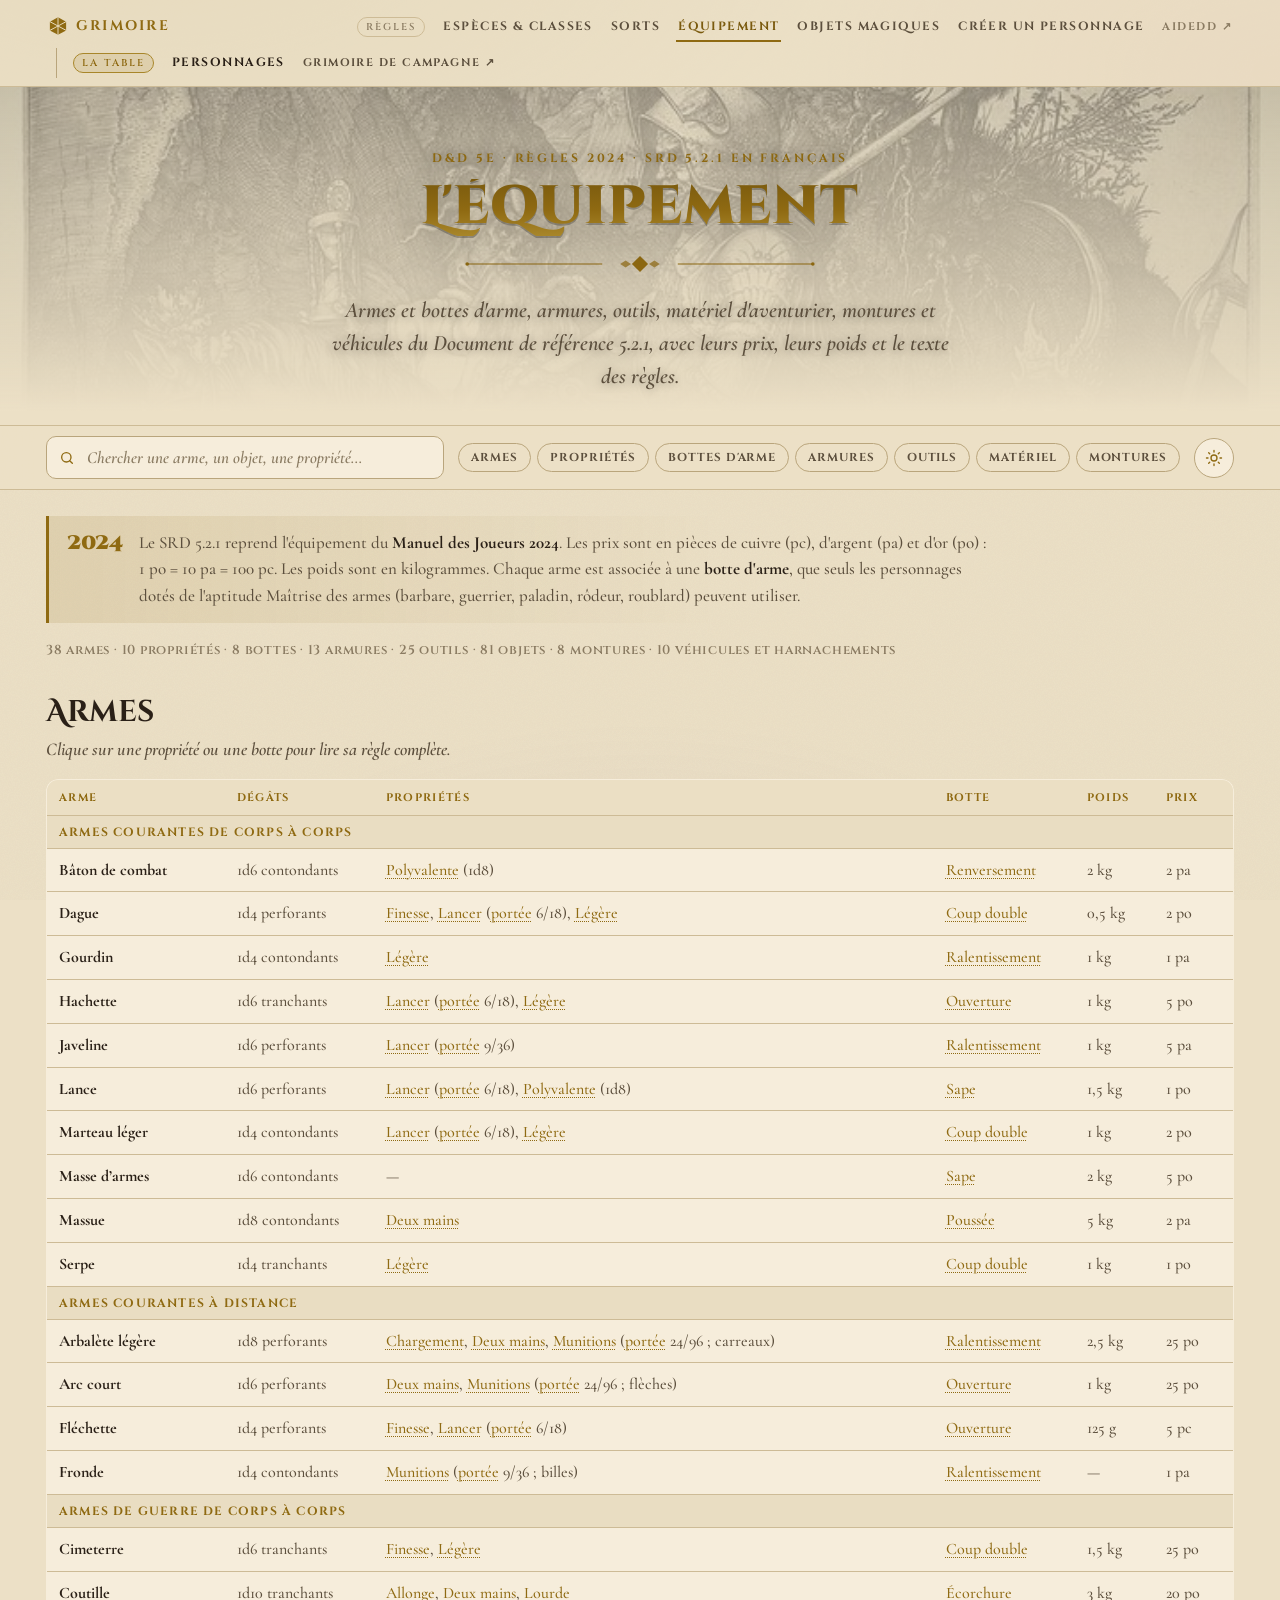
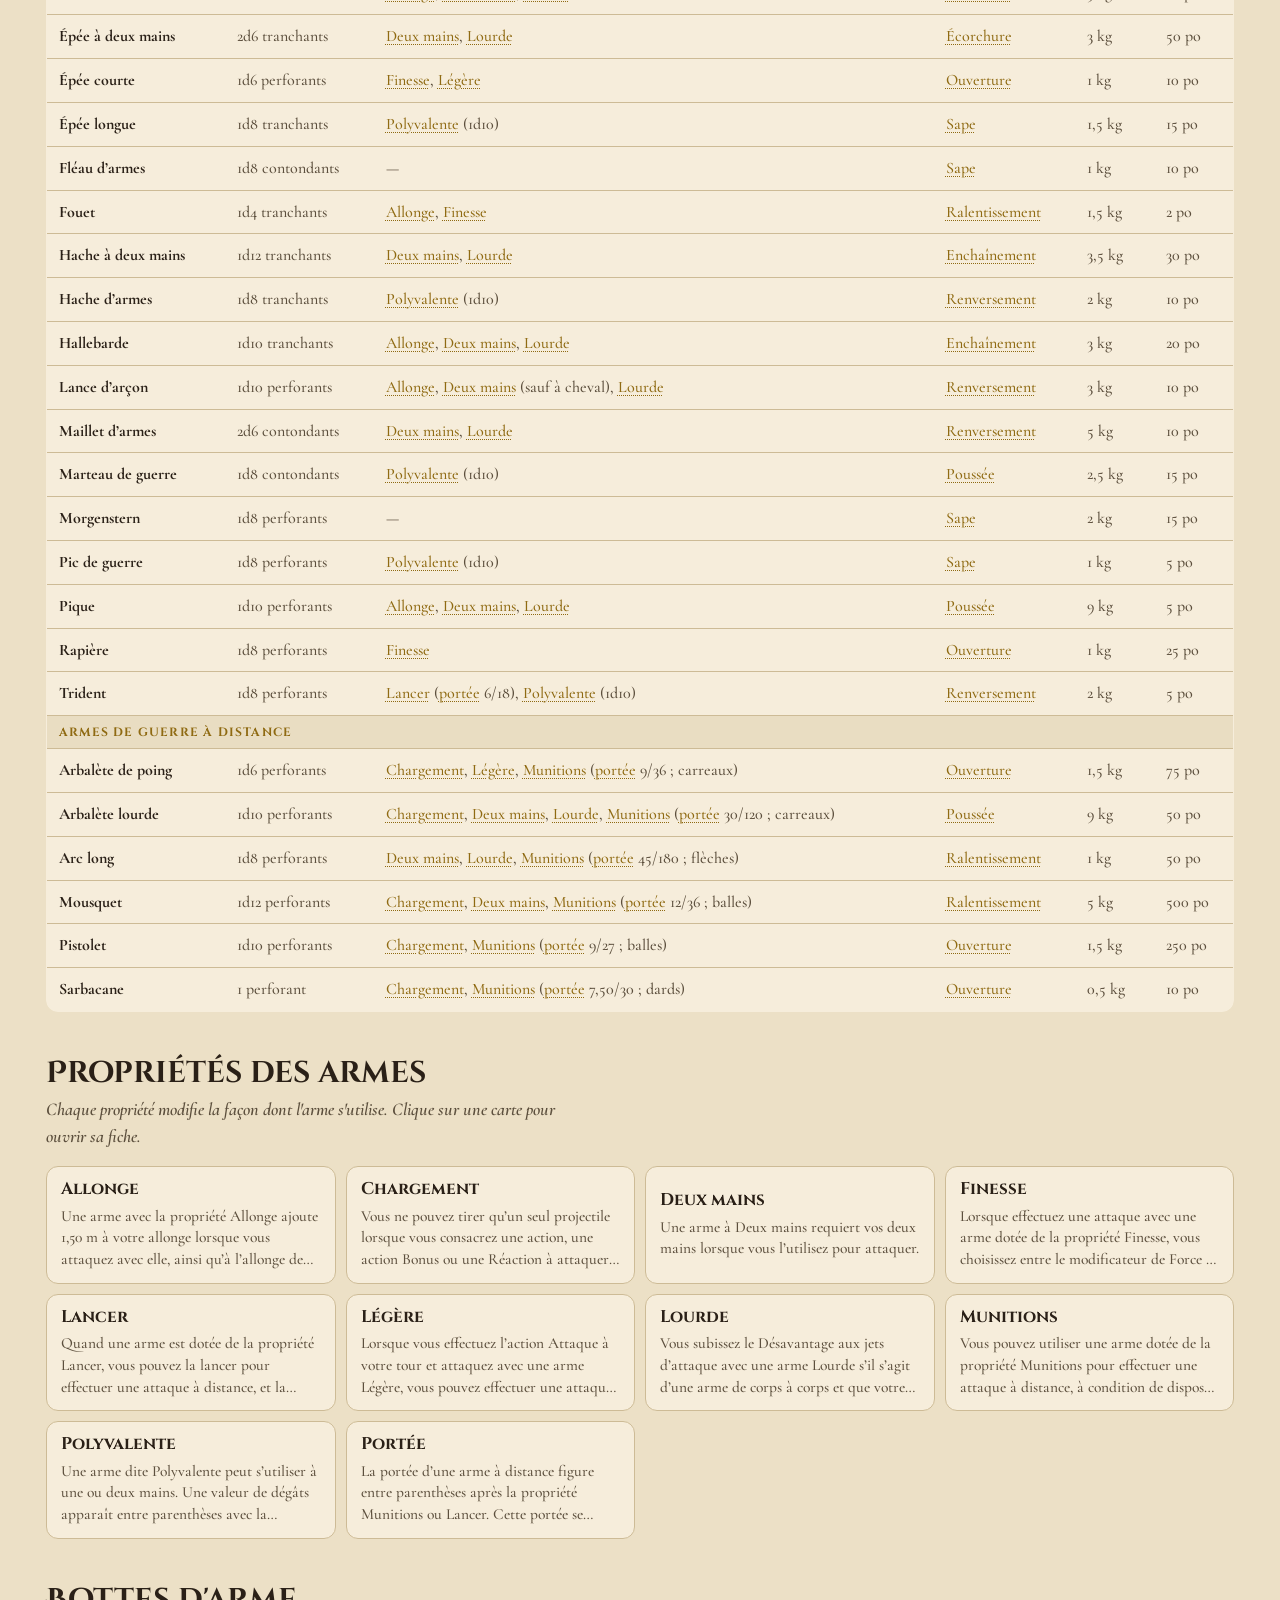
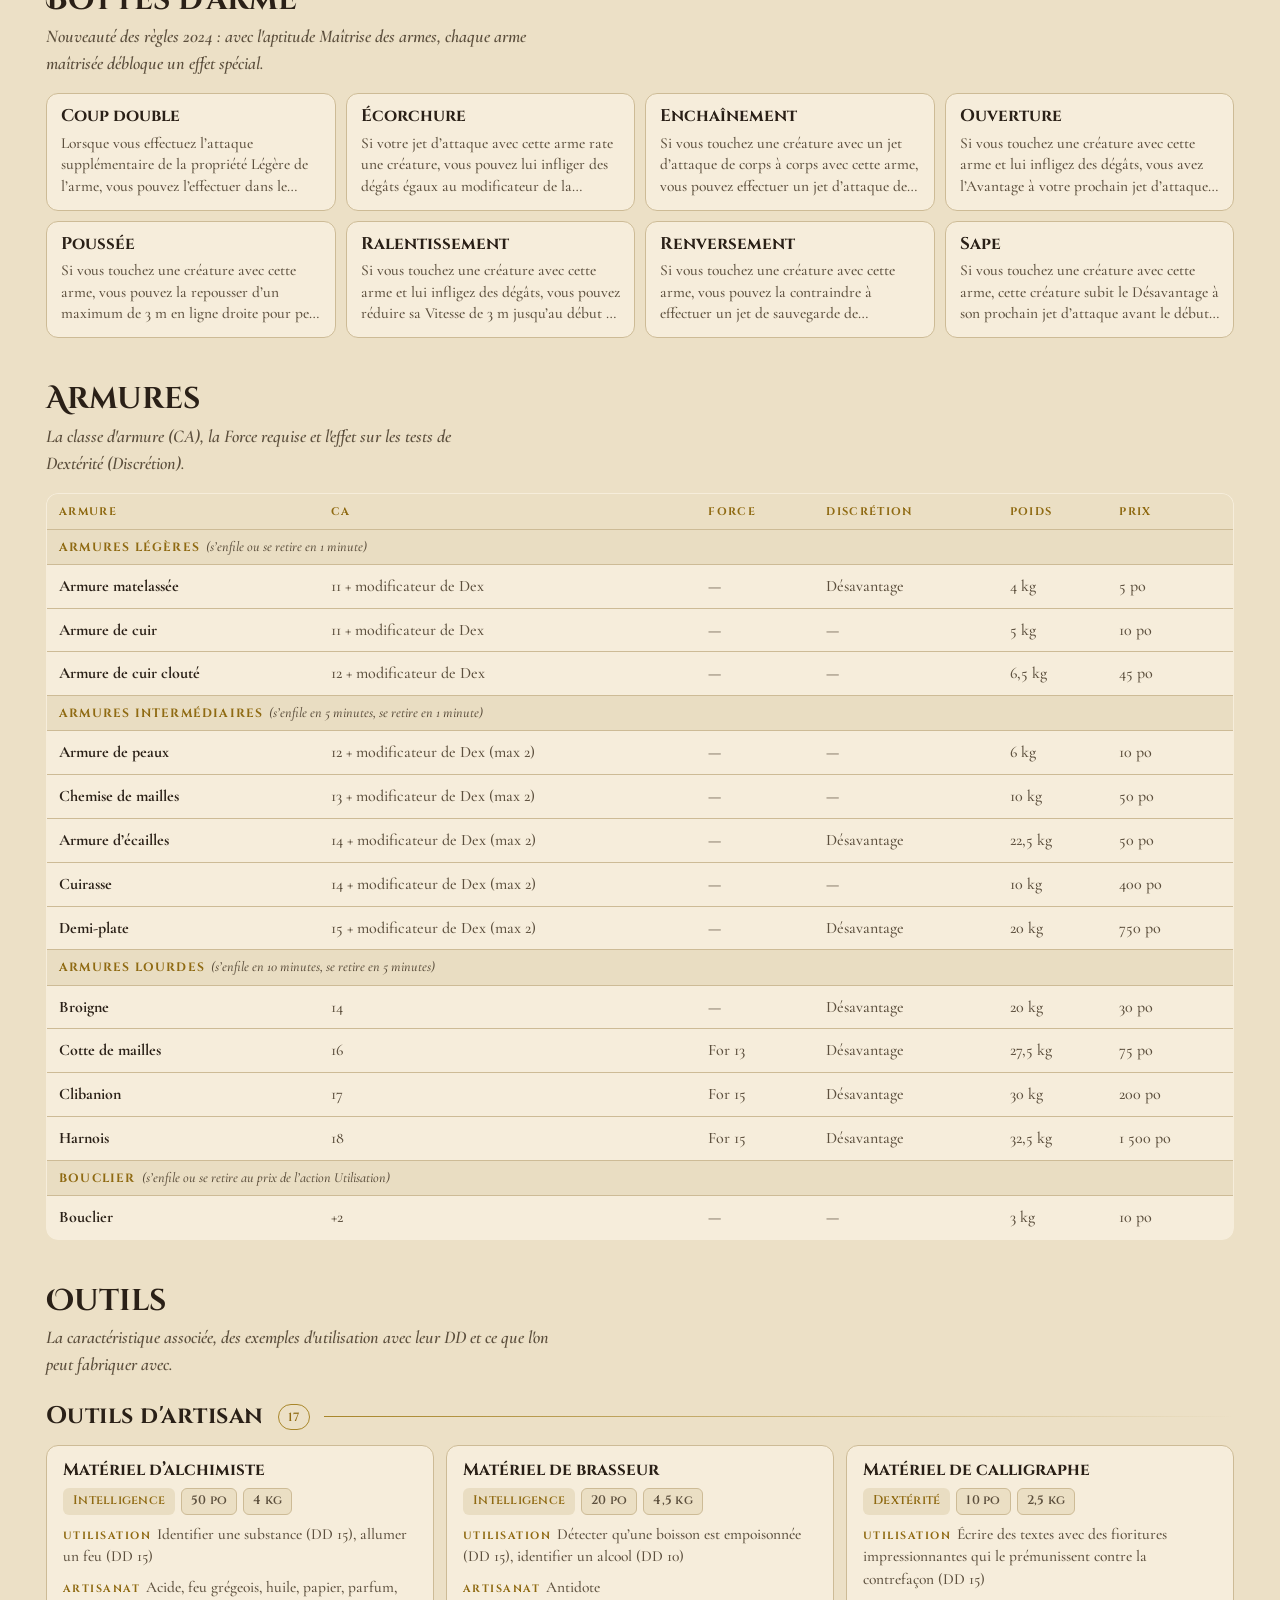
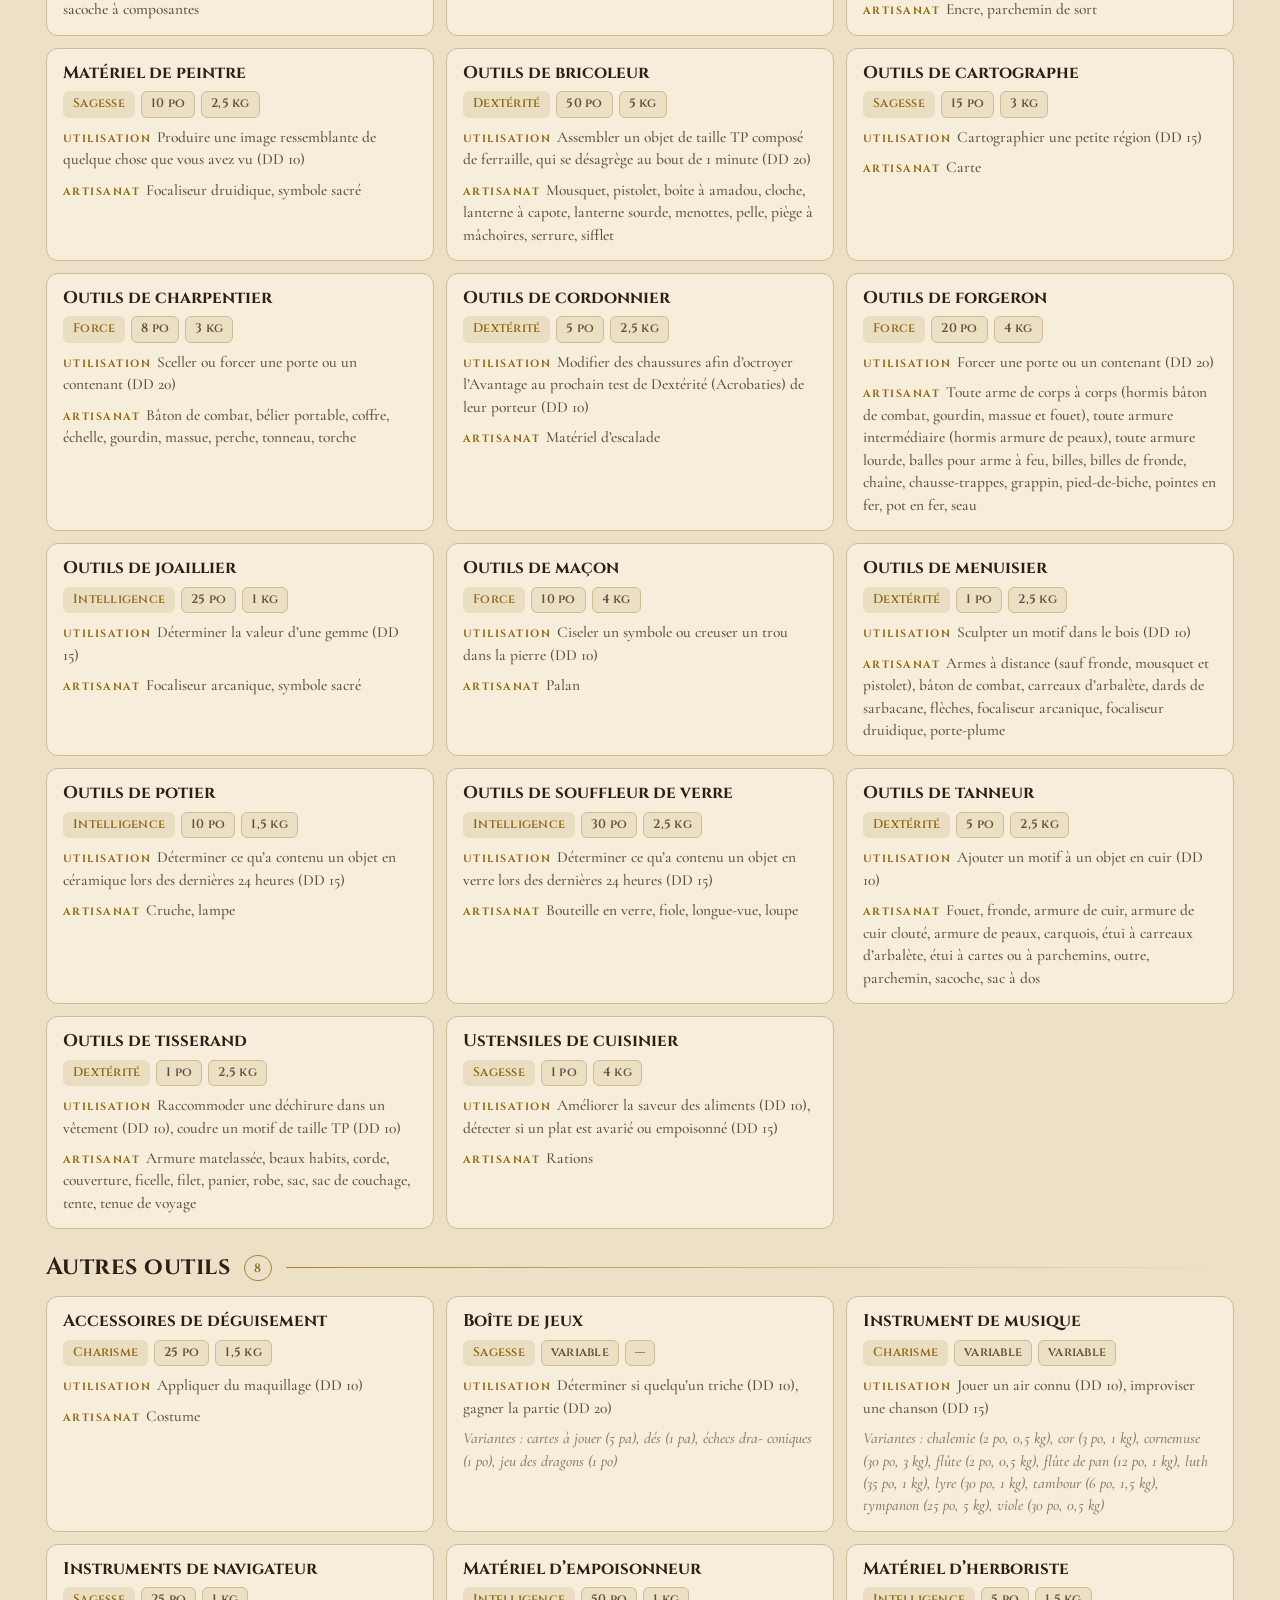
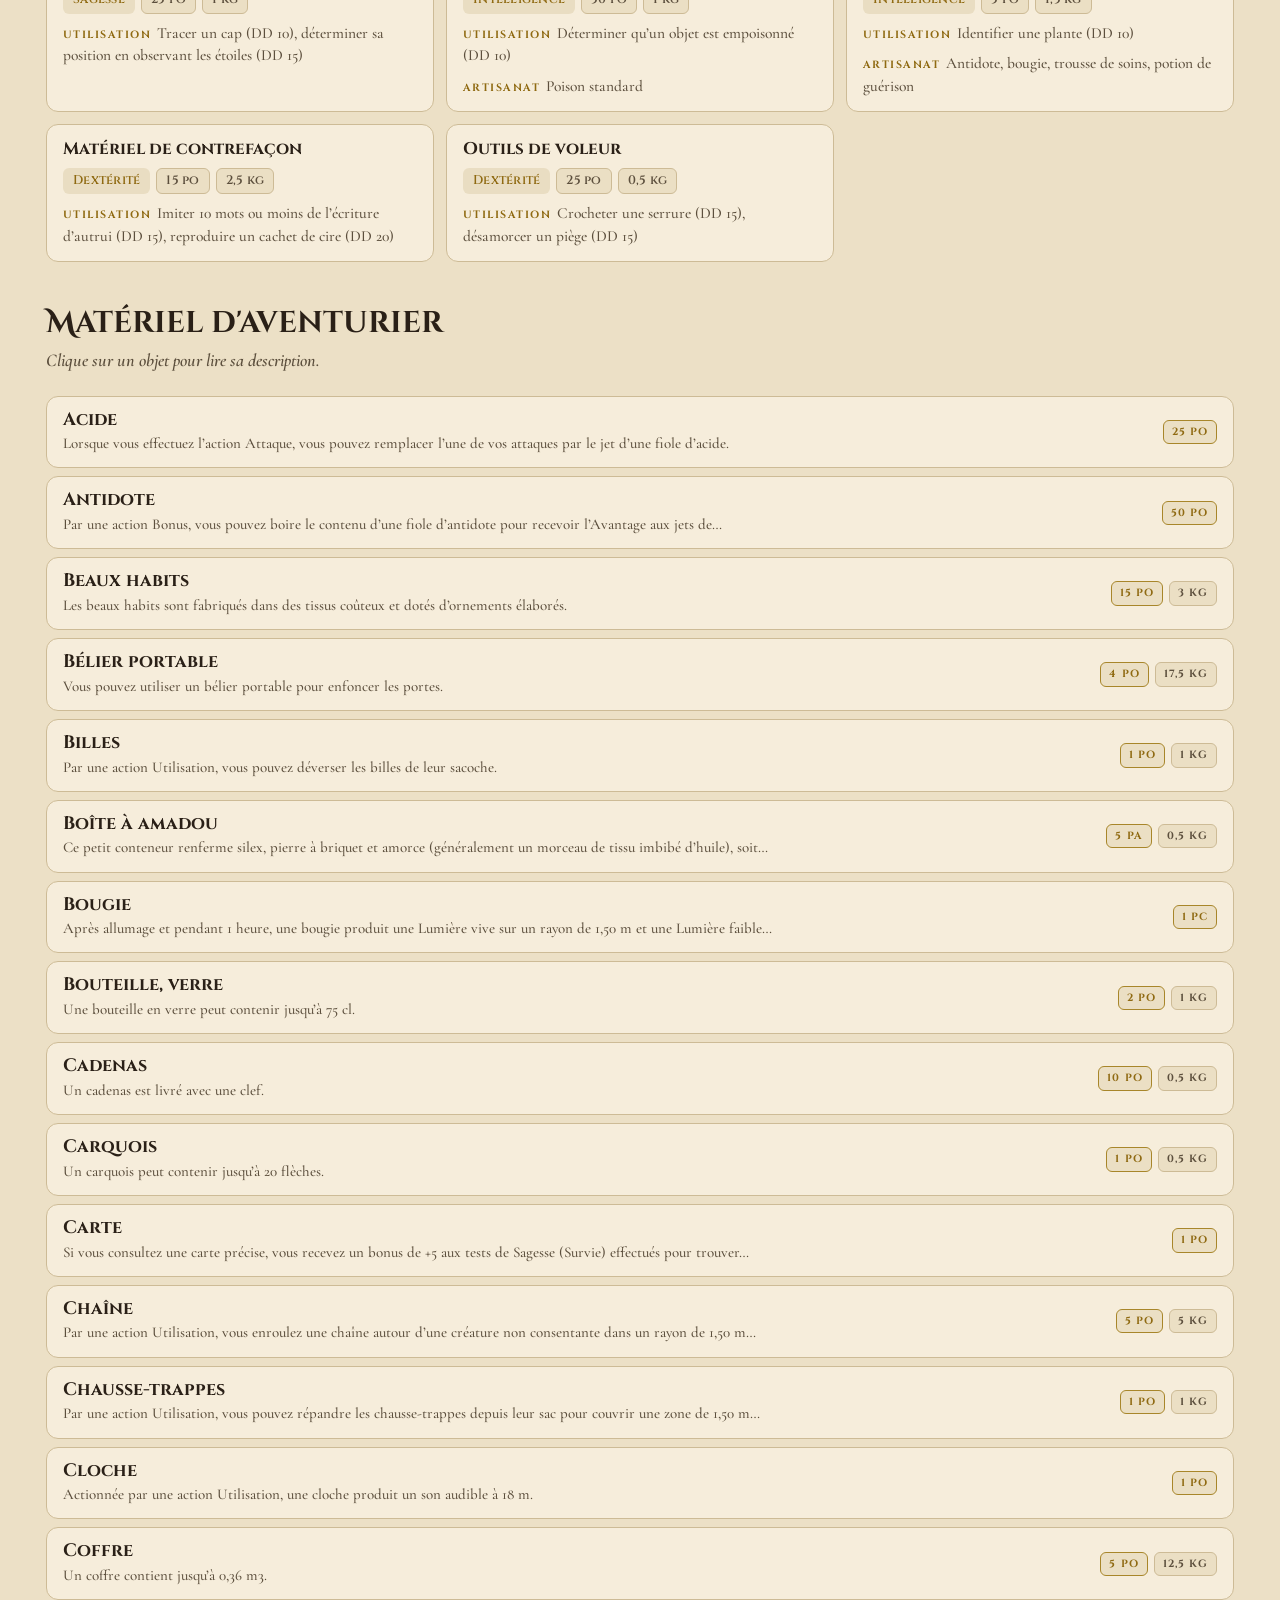
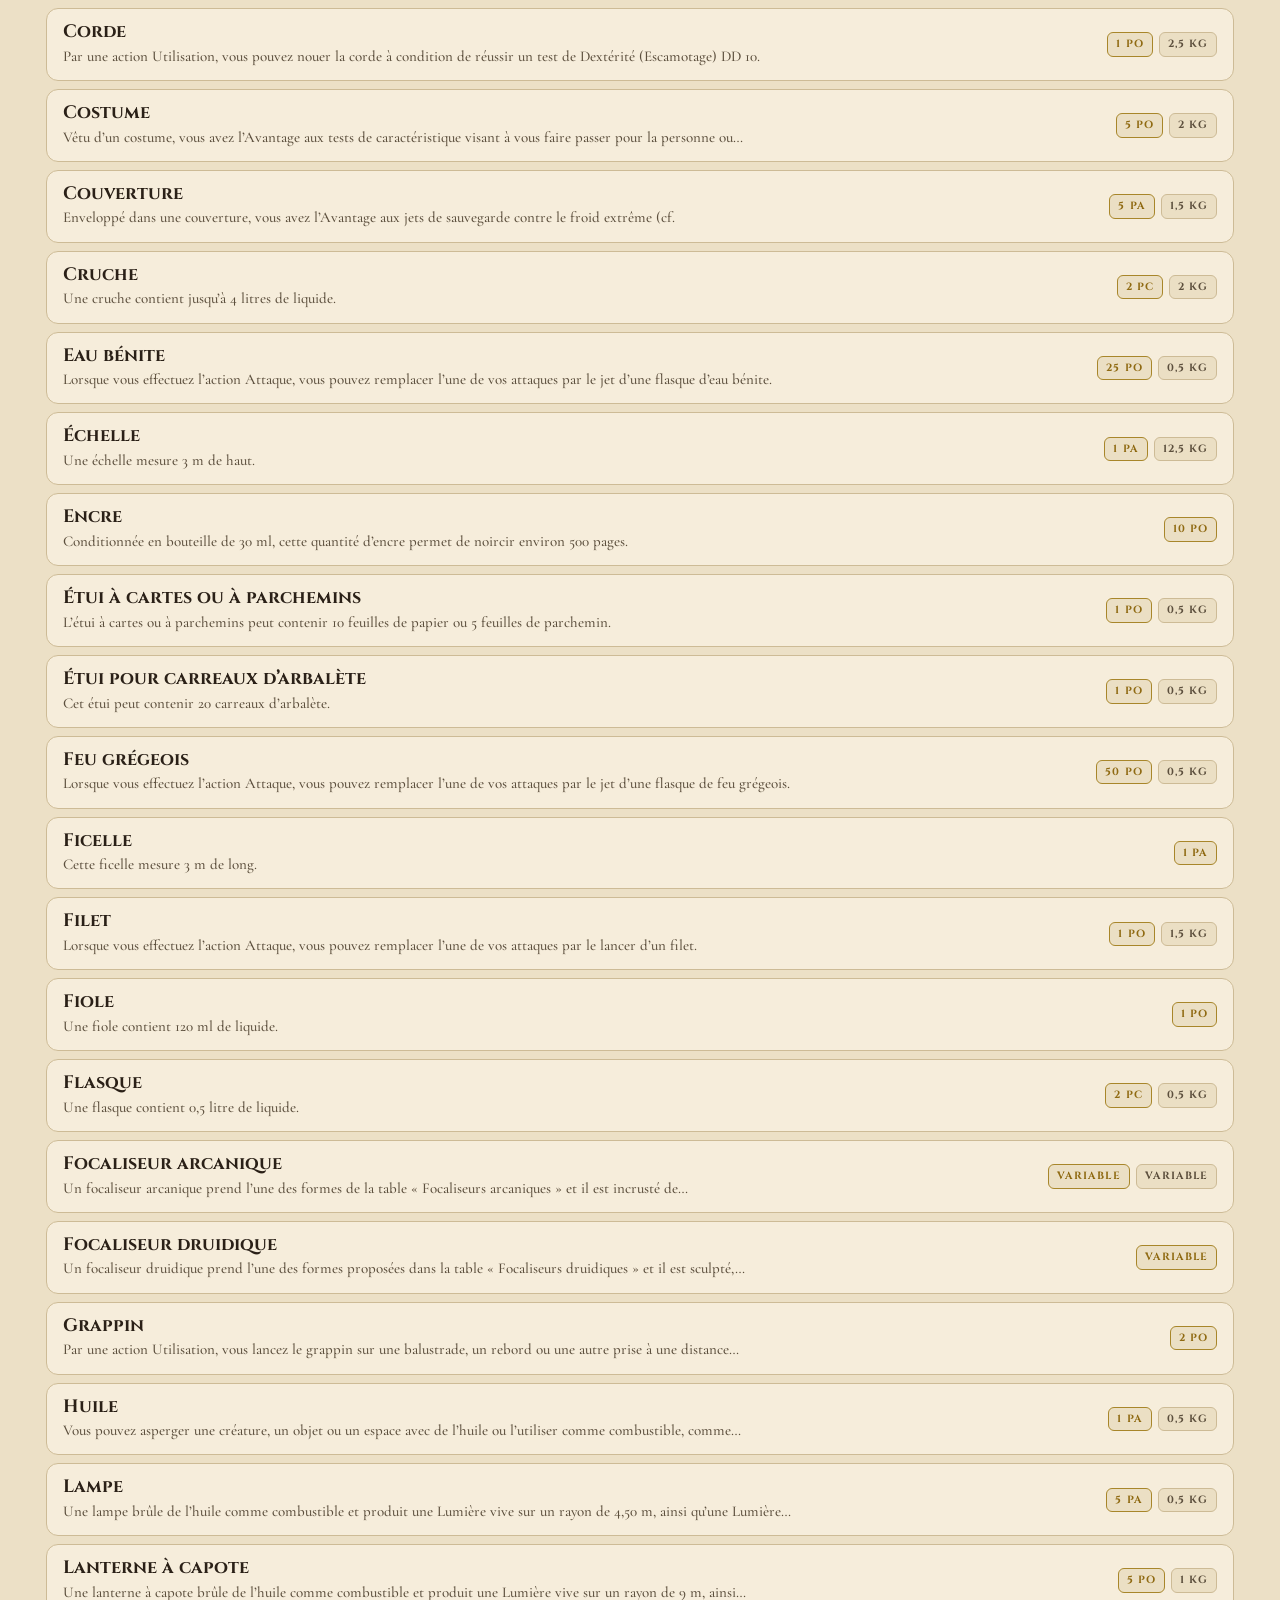
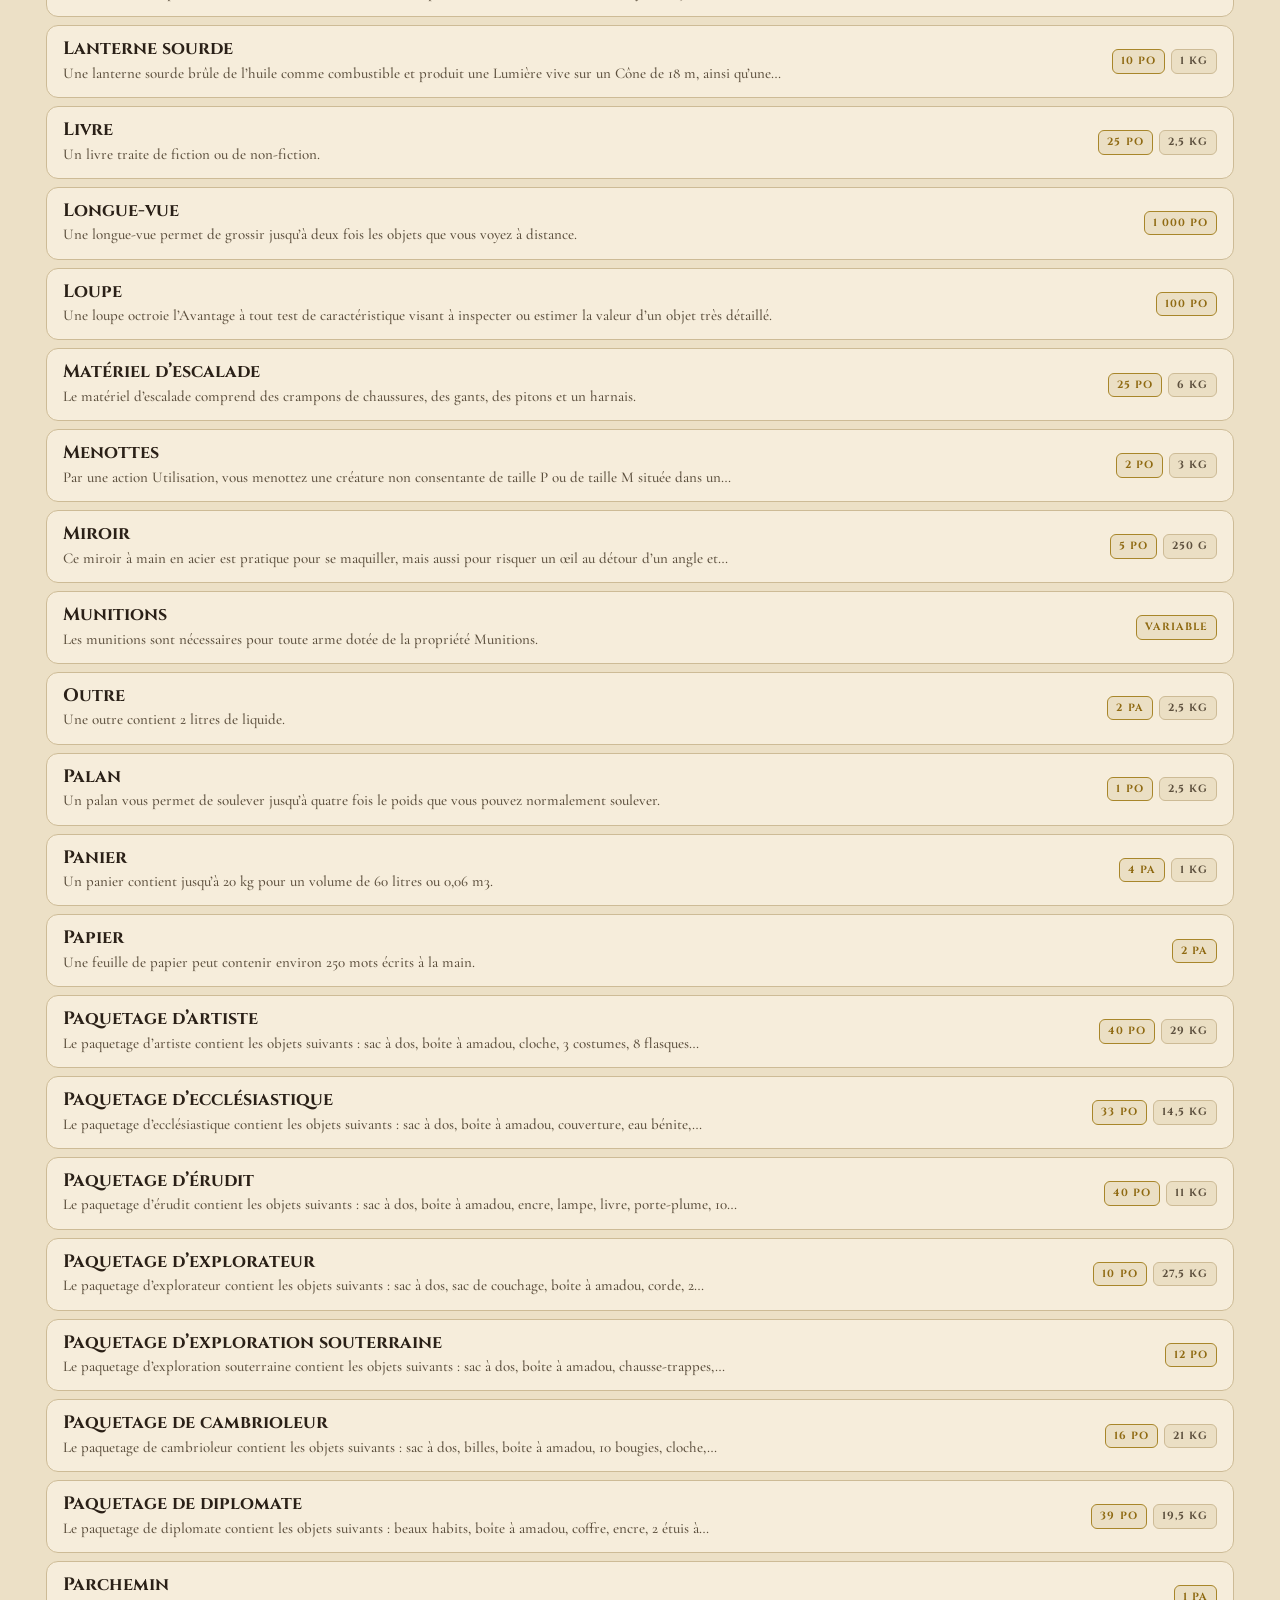
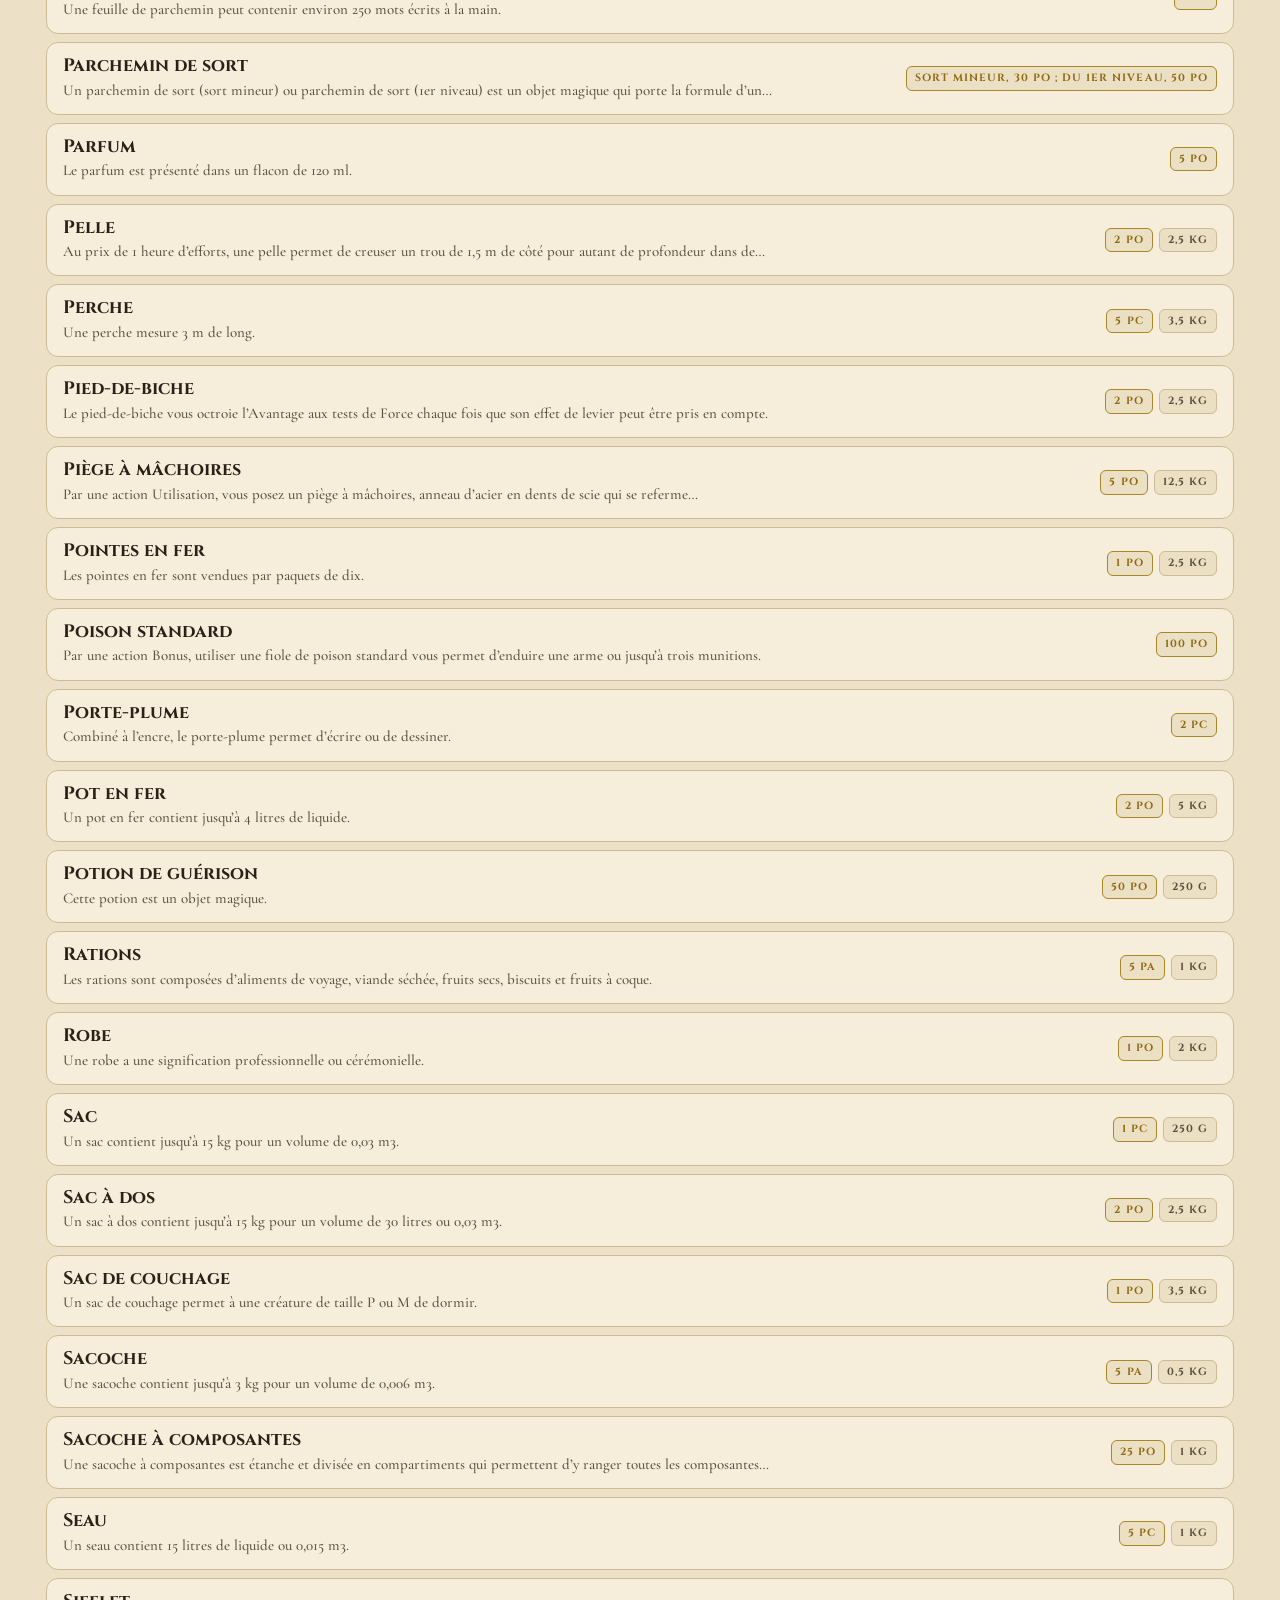
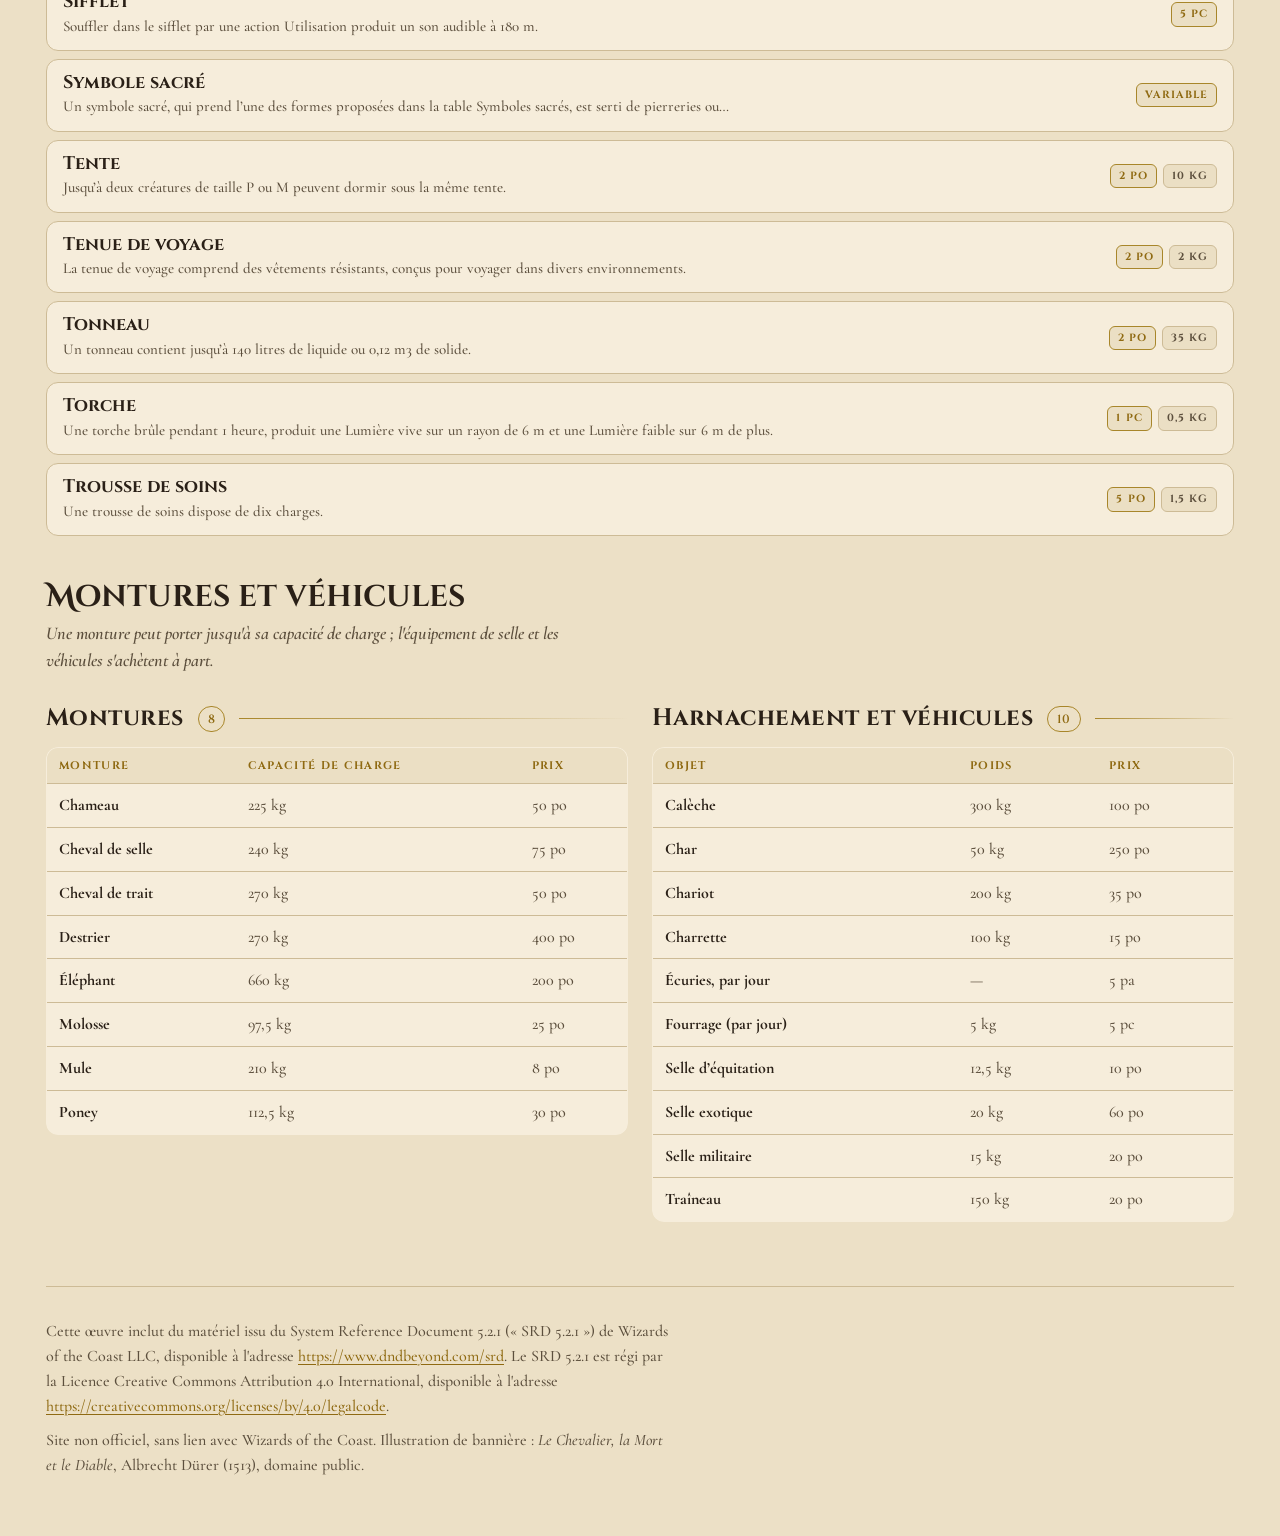
<file: docs/equipement.html>
<!doctype html>
<html lang="fr">
<head>
<meta charset="utf-8">
<meta name="viewport" content="width=device-width,initial-scale=1,viewport-fit=cover">
<title>Équipement · Grimoire de l'aventurier</title>
<meta name="description" content="L'équipement du SRD 5.2.1 de D&D 2024 en français : armes et bottes d'arme, propriétés, armures, outils, matériel d'aventurier, montures et véhicules, avec prix, poids et règles.">
<link rel="icon" href="data:image/svg+xml,%3Csvg xmlns='http://www.w3.org/2000/svg' viewBox='0 0 64 64'%3E%3Cpath d='M32 4 58 18v28L32 60 6 46V18z' fill='%23d4af37'/%3E%3Cpath d='M32 4v56M6 18l26 14 26-14M6 46l26-14 26 14' stroke='%231a1424' stroke-width='3' fill='none'/%3E%3C/svg%3E">
<link rel="preconnect" href="https://fonts.googleapis.com">
<link rel="preconnect" href="https://fonts.gstatic.com" crossorigin>
<link rel="stylesheet" href="https://fonts.googleapis.com/css2?family=Cinzel:wght@500;700;900&family=Cinzel+Decorative:wght@700;900&family=Cormorant+Garamond:ital,wght@0,500;0,600;0,700;1,500;1,600&display=swap">
<link rel="stylesheet" href="style.css">
<style>
html{scroll-behavior:smooth}
@media (prefers-reduced-motion:reduce){html{scroll-behavior:auto}}
h2.sec{scroll-margin-top:0}
a.chip{text-decoration:none}
.chip[aria-current="true"]{background:var(--gold);border-color:var(--gold);color:#1a1424;box-shadow:0 0 16px rgba(212,175,55,.25)}
.tbwrap.wide table{min-width:680px}
table.tb td.nw{white-space:nowrap}
table.tb tr.cat td i{text-transform:none;letter-spacing:0;font:italic 500 14px/1.3 var(--body);color:var(--ink-2);margin-left:6px}
.plink{text-decoration-style:dotted;text-decoration-thickness:1px}
.cards{display:grid;grid-template-columns:repeat(auto-fill,minmax(230px,1fr));gap:10px;margin-top:16px}
.cards.tools{grid-template-columns:repeat(auto-fill,minmax(300px,1fr));gap:12px}
.pcard{all:unset;box-sizing:border-box;display:block;min-width:0;cursor:pointer;background:var(--surface);border:1px solid var(--line);border-radius:12px;padding:12px 14px;transition:border-color .15s,transform .15s,box-shadow .15s}
.pcard:hover,.pcard:focus-visible{border-color:var(--gold-3);transform:translateY(-1px);box-shadow:var(--shadow)}
.pcard:focus-visible{outline:2px solid var(--gold);outline-offset:3px}
.pcard h3,.tcard h3{font:700 17px/1.2 var(--display);margin:0;color:var(--ink)}
.pcard p{margin:6px 0 0;font-size:15.5px;line-height:1.4;color:var(--ink-2);display:-webkit-box;-webkit-line-clamp:3;-webkit-box-orient:vertical;overflow:hidden}
.tcard{min-width:0;background:var(--surface);border:1px solid var(--line);border-radius:12px;padding:14px 16px;display:grid;gap:8px;align-content:start}
.tcard p{margin:0;font-size:15.5px;line-height:1.45;color:var(--ink-2);overflow-wrap:anywhere}
.tcard p b{color:var(--gold);font:700 10.5px var(--display);letter-spacing:.14em;text-transform:uppercase;margin-right:6px}
.tcard p.var{font-style:italic;color:var(--ink-3)}
#l-mat .row{grid-template-columns:minmax(0,1fr) auto}
#l-mat .row h3{overflow-wrap:anywhere}
.mark.p{border-color:var(--gold-3);color:var(--gold)}
.grp{margin-top:24px}
.grp .cards,.grp .tbwrap{margin-top:14px}
.twocol{display:grid;grid-template-columns:repeat(auto-fit,minmax(min(100%,320px),1fr));gap:0 24px;align-items:start}
.sheet .cls{display:flex;flex-wrap:wrap;gap:6px}
.bloc:first-of-type h2.sec{margin-top:36px}
@media (max-width:640px){.bar-in .theme{order:1}.bar-in .chips{order:2;width:100%}}
@media (max-width:480px){#l-mat .row{grid-template-columns:1fr;gap:8px}#l-mat .row .marks{justify-content:flex-start}}
</style>
</head>
<body data-page="equipement">
<nav class="site" aria-label="Sections du site">
  <div class="wrap site-in">
    <a class="brand" href="index.html"><svg viewBox="0 0 64 64" aria-hidden="true"><path d="M32 4 58 18v28L32 60 6 46V18z" fill="currentColor"/><path d="M32 4v56M6 18l26 14 26-14M6 46l26-14 26 14" stroke="var(--bg)" stroke-width="3" fill="none"/></svg>Grimoire</a>
    <span class="nav-group" aria-label="Les règles"><span class="nav-label">Règles</span>
      <a href="index.html" data-page="index">Espèces &amp; classes</a>
      <a href="sorts.html" data-page="sorts">Sorts</a>
      <a href="equipement.html" data-page="equipement">Équipement</a>
      <a href="objets.html" data-page="objets">Objets magiques</a>
      <a href="creation.html" data-page="creation">Créer un personnage</a>
      <a class="ext" href="https://www.aidedd.org/" target="_blank" rel="noopener" title="AideDD, le site de référence (règles, sorts, monstres)">AideDD ↗</a>
    </span>
    <span class="nav-group table" aria-label="Notre table"><span class="nav-label">La table</span>
      <a href="personnages.html" data-page="personnages">Personnages</a>
      <a class="ext" href="https://claude.ai/artifact/JBnTUgHS7cgmXj76AXV2MT" target="_blank" rel="noopener" title="Suivi de partie du groupe (s'ouvre sur claude.ai)">Grimoire de campagne ↗</a>
    </span>
  </div>
</nav>
<header class="hero small">
  <div class="hero-art" aria-hidden="true"><img src="img/guerrier.jpg" alt="" style="object-position:50% 22%"></div>
  <div class="wrap hero-in">
    <div class="eyebrow">D&amp;D 5e · règles 2024 · SRD 5.2.1 en français</div>
    <h1>L'équipement</h1>
    <svg class="flourish" viewBox="0 0 400 24" aria-hidden="true"><path d="M8 12h150M242 12h150" stroke="currentColor" stroke-width="1.2"/><path d="M200 3l9 9-9 9-9-9z" fill="currentColor"/><path d="M178 12l6-4 6 4-6 4zM210 12l6-4 6 4-6 4z" fill="currentColor" opacity=".7"/><circle cx="8" cy="12" r="2" fill="currentColor"/><circle cx="392" cy="12" r="2" fill="currentColor"/></svg>
    <p class="lede">Armes et bottes d'arme, armures, outils, matériel d'aventurier, montures et véhicules du Document de référence 5.2.1, avec leurs prix, leurs poids et le texte des règles.</p>
  </div>
</header>

<div class="bar" role="toolbar" aria-label="Recherche et sections">
  <div class="wrap bar-in">
    <label class="search"><svg viewBox="0 0 24 24"><circle cx="11" cy="11" r="7"/><path d="m20 20-4-4"/></svg>
      <input id="q" type="search" placeholder="Chercher une arme, un objet, une propriété…" aria-label="Chercher dans l'équipement"></label>
    <nav class="chips" aria-label="Aller à la section">
      <a class="chip" href="#armes">Armes</a>
      <a class="chip" href="#proprietes">Propriétés</a>
      <a class="chip" href="#bottes">Bottes d'arme</a>
      <a class="chip" href="#armures">Armures</a>
      <a class="chip" href="#outils">Outils</a>
      <a class="chip" href="#materiel">Matériel</a>
      <a class="chip" href="#montures">Montures</a>
    </nav>
    <button class="theme" id="theme" type="button" aria-label="Changer de thème" title="Thème clair / sombre">
      <svg class="moon" viewBox="0 0 24 24"><path d="M21 13A8.5 8.5 0 0 1 11 3a8.5 8.5 0 1 0 10 10z"/></svg>
      <svg class="sun" viewBox="0 0 24 24"><circle cx="12" cy="12" r="4"/><path d="M12 2v2M12 20v2M2 12h2M20 12h2M4.9 4.9l1.4 1.4M17.7 17.7l1.4 1.4M4.9 19.1l1.4-1.4M17.7 6.3l1.4-1.4"/></svg>
    </button>
  </div>
</div>

<div class="wrap">
  <div class="note">
    <b>2024</b>
    <p>Le SRD 5.2.1 reprend l'équipement du <strong>Manuel des Joueurs 2024</strong>. Les prix sont en pièces de cuivre (pc), d'argent (pa) et d'or (po) : 1 po = 10 pa = 100 pc. Les poids sont en kilogrammes. Chaque arme est associée à une <strong>botte d'arme</strong>, que seuls les personnages dotés de l'aptitude Maîtrise des armes (barbare, guerrier, paladin, rôdeur, roublard) peuvent utiliser.</p>
  </div>
  <p class="count" id="count"></p>
  <p class="empty" id="empty" hidden>Aucun équipement ne correspond à cette recherche.</p>
  <main id="main">
    <section class="bloc">
      <h2 class="sec" id="armes">Armes</h2>
      <p class="lede">Clique sur une propriété ou une botte pour lire sa règle complète.</p>
      <div class="tbwrap wide" id="t-armes"></div>
    </section>
    <section class="bloc">
      <h2 class="sec" id="proprietes">Propriétés des armes</h2>
      <p class="lede">Chaque propriété modifie la façon dont l'arme s'utilise. Clique sur une carte pour ouvrir sa fiche.</p>
      <div class="cards" id="g-prop"></div>
    </section>
    <section class="bloc">
      <h2 class="sec" id="bottes">Bottes d'arme</h2>
      <p class="lede">Nouveauté des règles 2024 : avec l'aptitude Maîtrise des armes, chaque arme maîtrisée débloque un effet spécial.</p>
      <div class="cards" id="g-botte"></div>
    </section>
    <section class="bloc">
      <h2 class="sec" id="armures">Armures</h2>
      <p class="lede">La classe d'armure (CA), la Force requise et l'effet sur les tests de Dextérité (Discrétion).</p>
      <div class="tbwrap wide" id="t-armures"></div>
    </section>
    <section class="bloc">
      <h2 class="sec" id="outils">Outils</h2>
      <p class="lede">La caractéristique associée, des exemples d'utilisation avec leur DD et ce que l'on peut fabriquer avec.</p>
      <div class="grp" id="grp-artisan"><h3 class="gh">Outils d'artisan<span></span></h3><div class="cards tools"></div></div>
      <div class="grp" id="grp-autres"><h3 class="gh">Autres outils<span></span></h3><div class="cards tools"></div></div>
    </section>
    <section class="bloc">
      <h2 class="sec" id="materiel">Matériel d'aventurier</h2>
      <p class="lede">Clique sur un objet pour lire sa description.</p>
      <div class="list" id="l-mat"></div>
    </section>
    <section class="bloc">
      <h2 class="sec" id="montures">Montures et véhicules</h2>
      <p class="lede">Une monture peut porter jusqu'à sa capacité de charge ; l'équipement de selle et les véhicules s'achètent à part.</p>
      <div class="twocol">
        <div class="grp" id="grp-montures"><h3 class="gh">Montures<span></span></h3><div class="tbwrap" id="t-montures"></div></div>
        <div class="grp" id="grp-harn"><h3 class="gh">Harnachement et véhicules<span></span></h3><div class="tbwrap" id="t-harn"></div></div>
      </div>
    </section>
  </main>
  <footer>
    <p>Cette œuvre inclut du matériel issu du System Reference Document 5.2.1 (« SRD 5.2.1 ») de Wizards of the Coast LLC, disponible à l'adresse <a href="https://www.dndbeyond.com/srd" target="_blank" rel="noopener">https://www.dndbeyond.com/srd</a>. Le SRD 5.2.1 est régi par la Licence Creative Commons Attribution 4.0 International, disponible à l'adresse <a href="https://creativecommons.org/licenses/by/4.0/legalcode" target="_blank" rel="noopener">https://creativecommons.org/licenses/by/4.0/legalcode</a>.</p>
    <p>Site non officiel, sans lien avec Wizards of the Coast. Illustration de bannière : <i>Le Chevalier, la Mort et le Diable</i>, Albrecht Dürer (1513), domaine public.</p>
  </footer>
</div>

<dialog id="dlg" aria-labelledby="dlg-title"><div id="dlg-body"></div></dialog>

<script>
const DATA={"armes":[{"cat":"Armes courantes de corps à corps","nom":"Bâton de combat","degats":"1d6 contondants","proprietes":"Polyvalente (1d8)","botte":"Renversement","poids":"2 kg","prix":"2 pa"},{"cat":"Armes courantes de corps à corps","nom":"Dague","degats":"1d4 perforants","proprietes":"Finesse, Lancer (portée 6/18), Légère","botte":"Coup double","poids":"0,5 kg","prix":"2 po"},{"cat":"Armes courantes de corps à corps","nom":"Gourdin","degats":"1d4 contondants","proprietes":"Légère","botte":"Ralentissement","poids":"1 kg","prix":"1 pa"},{"cat":"Armes courantes de corps à corps","nom":"Hachette","degats":"1d6 tranchants","proprietes":"Lancer (portée 6/18), Légère","botte":"Ouverture","poids":"1 kg","prix":"5 po"},{"cat":"Armes courantes de corps à corps","nom":"Javeline","degats":"1d6 perforants","proprietes":"Lancer (portée 9/36)","botte":"Ralentissement","poids":"1 kg","prix":"5 pa"},{"cat":"Armes courantes de corps à corps","nom":"Lance","degats":"1d6 perforants","proprietes":"Lancer (portée 6/18), Polyvalente (1d8)","botte":"Sape","poids":"1,5 kg","prix":"1 po"},{"cat":"Armes courantes de corps à corps","nom":"Marteau léger","degats":"1d4 contondants","proprietes":"Lancer (portée 6/18), Légère","botte":"Coup double","poids":"1 kg","prix":"2 po"},{"cat":"Armes courantes de corps à corps","nom":"Masse d’armes","degats":"1d6 contondants","proprietes":"—","botte":"Sape","poids":"2 kg","prix":"5 po"},{"cat":"Armes courantes de corps à corps","nom":"Massue","degats":"1d8 contondants","proprietes":"Deux mains","botte":"Poussée","poids":"5 kg","prix":"2 pa"},{"cat":"Armes courantes de corps à corps","nom":"Serpe","degats":"1d4 tranchants","proprietes":"Légère","botte":"Coup double","poids":"1 kg","prix":"1 po"},{"cat":"Armes courantes à distance","nom":"Arbalète légère","degats":"1d8 perforants","proprietes":"Chargement, Deux mains, Munitions (portée 24/96 ; carreaux)","botte":"Ralentissement","poids":"2,5 kg","prix":"25 po"},{"cat":"Armes courantes à distance","nom":"Arc court","degats":"1d6 perforants","proprietes":"Deux mains, Munitions (portée 24/96 ; flèches)","botte":"Ouverture","poids":"1 kg","prix":"25 po"},{"cat":"Armes courantes à distance","nom":"Fléchette","degats":"1d4 perforants","proprietes":"Finesse, Lancer (portée 6/18)","botte":"Ouverture","poids":"125 g","prix":"5 pc"},{"cat":"Armes courantes à distance","nom":"Fronde","degats":"1d4 contondants","proprietes":"Munitions (portée 9/36 ; billes)","botte":"Ralentissement","poids":"—","prix":"1 pa"},{"cat":"Armes de guerre de corps à corps","nom":"Cimeterre","degats":"1d6 tranchants","proprietes":"Finesse, Légère","botte":"Coup double","poids":"1,5 kg","prix":"25 po"},{"cat":"Armes de guerre de corps à corps","nom":"Coutille","degats":"1d10 tranchants","proprietes":"Allonge, Deux mains, Lourde","botte":"Écorchure","poids":"3 kg","prix":"20 po"},{"cat":"Armes de guerre de corps à corps","nom":"Épée à deux mains","degats":"2d6 tranchants","proprietes":"Deux mains, Lourde","botte":"Écorchure","poids":"3 kg","prix":"50 po"},{"cat":"Armes de guerre de corps à corps","nom":"Épée courte","degats":"1d6 perforants","proprietes":"Finesse, Légère","botte":"Ouverture","poids":"1 kg","prix":"10 po"},{"cat":"Armes de guerre de corps à corps","nom":"Épée longue","degats":"1d8 tranchants","proprietes":"Polyvalente (1d10)","botte":"Sape","poids":"1,5 kg","prix":"15 po"},{"cat":"Armes de guerre de corps à corps","nom":"Fléau d’armes","degats":"1d8 contondants","proprietes":"—","botte":"Sape","poids":"1 kg","prix":"10 po"},{"cat":"Armes de guerre de corps à corps","nom":"Fouet","degats":"1d4 tranchants","proprietes":"Allonge, Finesse","botte":"Ralentissement","poids":"1,5 kg","prix":"2 po"},{"cat":"Armes de guerre de corps à corps","nom":"Hache à deux mains","degats":"1d12 tranchants","proprietes":"Deux mains, Lourde","botte":"Enchaînement","poids":"3,5 kg","prix":"30 po"},{"cat":"Armes de guerre de corps à corps","nom":"Hache d’armes","degats":"1d8 tranchants","proprietes":"Polyvalente (1d10)","botte":"Renversement","poids":"2 kg","prix":"10 po"},{"cat":"Armes de guerre de corps à corps","nom":"Hallebarde","degats":"1d10 tranchants","proprietes":"Allonge, Deux mains, Lourde","botte":"Enchaînement","poids":"3 kg","prix":"20 po"},{"cat":"Armes de guerre de corps à corps","nom":"Lance d’arçon","degats":"1d10 perforants","proprietes":"Allonge, Deux mains (sauf à cheval), Lourde","botte":"Renversement","poids":"3 kg","prix":"10 po"},{"cat":"Armes de guerre de corps à corps","nom":"Maillet d’armes","degats":"2d6 contondants","proprietes":"Deux mains, Lourde","botte":"Renversement","poids":"5 kg","prix":"10 po"},{"cat":"Armes de guerre de corps à corps","nom":"Marteau de guerre","degats":"1d8 contondants","proprietes":"Polyvalente (1d10)","botte":"Poussée","poids":"2,5 kg","prix":"15 po"},{"cat":"Armes de guerre de corps à corps","nom":"Morgenstern","degats":"1d8 perforants","proprietes":"—","botte":"Sape","poids":"2 kg","prix":"15 po"},{"cat":"Armes de guerre de corps à corps","nom":"Pic de guerre","degats":"1d8 perforants","proprietes":"Polyvalente (1d10)","botte":"Sape","poids":"1 kg","prix":"5 po"},{"cat":"Armes de guerre de corps à corps","nom":"Pique","degats":"1d10 perforants","proprietes":"Allonge, Deux mains, Lourde","botte":"Poussée","poids":"9 kg","prix":"5 po"},{"cat":"Armes de guerre de corps à corps","nom":"Rapière","degats":"1d8 perforants","proprietes":"Finesse","botte":"Ouverture","poids":"1 kg","prix":"25 po"},{"cat":"Armes de guerre de corps à corps","nom":"Trident","degats":"1d8 perforants","proprietes":"Lancer (portée 6/18), Polyvalente (1d10)","botte":"Renversement","poids":"2 kg","prix":"5 po"},{"cat":"Armes de guerre à distance","nom":"Arbalète de poing","degats":"1d6 perforants","proprietes":"Chargement, Légère, Munitions (portée 9/36 ; carreaux)","botte":"Ouverture","poids":"1,5 kg","prix":"75 po"},{"cat":"Armes de guerre à distance","nom":"Arbalète lourde","degats":"1d10 perforants","proprietes":"Chargement, Deux mains, Lourde, Munitions (portée 30/120 ; carreaux)","botte":"Poussée","poids":"9 kg","prix":"50 po"},{"cat":"Armes de guerre à distance","nom":"Arc long","degats":"1d8 perforants","proprietes":"Deux mains, Lourde, Munitions (portée 45/180 ; flèches)","botte":"Ralentissement","poids":"1 kg","prix":"50 po"},{"cat":"Armes de guerre à distance","nom":"Mousquet","degats":"1d12 perforants","proprietes":"Chargement, Deux mains, Munitions (portée 12/36 ; balles)","botte":"Ralentissement","poids":"5 kg","prix":"500 po"},{"cat":"Armes de guerre à distance","nom":"Pistolet","degats":"1d10 perforants","proprietes":"Chargement, Munitions (portée 9/27 ; balles)","botte":"Ouverture","poids":"1,5 kg","prix":"250 po"},{"cat":"Armes de guerre à distance","nom":"Sarbacane","degats":"1 perforant","proprietes":"Chargement, Munitions (portée 7,50/30 ; dards)","botte":"Ouverture","poids":"0,5 kg","prix":"10 po"}],"armures":[{"cat":"Armures légères (s’enfile ou se retire en 1 minute)","nom":"Armure matelassée","ca":"11 + modificateur de Dex","force":"—","discretion":"Désavantage","poids":"4 kg","prix":"5 po"},{"cat":"Armures légères (s’enfile ou se retire en 1 minute)","nom":"Armure de cuir","ca":"11 + modificateur de Dex","force":"—","discretion":"—","poids":"5 kg","prix":"10 po"},{"cat":"Armures légères (s’enfile ou se retire en 1 minute)","nom":"Armure de cuir clouté","ca":"12 + modificateur de Dex","force":"—","discretion":"—","poids":"6,5 kg","prix":"45 po"},{"cat":"Armures intermédiaires (s’enfile en 5 minutes, se retire en 1 minute)","nom":"Armure de peaux","ca":"12 + modificateur de Dex (max 2)","force":"—","discretion":"—","poids":"6 kg","prix":"10 po"},{"cat":"Armures intermédiaires (s’enfile en 5 minutes, se retire en 1 minute)","nom":"Chemise de mailles","ca":"13 + modificateur de Dex (max 2)","force":"—","discretion":"—","poids":"10 kg","prix":"50 po"},{"cat":"Armures intermédiaires (s’enfile en 5 minutes, se retire en 1 minute)","nom":"Armure d’écailles","ca":"14 + modificateur de Dex (max 2)","force":"—","discretion":"Désavantage","poids":"22,5 kg","prix":"50 po"},{"cat":"Armures intermédiaires (s’enfile en 5 minutes, se retire en 1 minute)","nom":"Cuirasse","ca":"14 + modificateur de Dex (max 2)","force":"—","discretion":"—","poids":"10 kg 400 po"},{"cat":"Armures intermédiaires (s’enfile en 5 minutes, se retire en 1 minute)","nom":"Demi-plate","ca":"15 + modificateur de Dex (max 2)","force":"—","discretion":"Désavantage","poids":"20 kg 750 po"},{"cat":"Armures lourdes (s’enfile en 10 minutes, se retire en 5 minutes)","nom":"Broigne","ca":"14","force":"—","discretion":"Désavantage","poids":"20 kg","prix":"30 po"},{"cat":"Armures lourdes (s’enfile en 10 minutes, se retire en 5 minutes)","nom":"Cotte de mailles","ca":"16","force":"For 13","discretion":"Désavantage","poids":"27,5 kg","prix":"75 po"},{"cat":"Armures lourdes (s’enfile en 10 minutes, se retire en 5 minutes)","nom":"Clibanion","ca":"17","force":"For 15","discretion":"Désavantage","poids":"30 kg 200 po"},{"cat":"Armures lourdes (s’enfile en 10 minutes, se retire en 5 minutes)","nom":"Harnois","ca":"18","force":"For 15","discretion":"Désavantage","poids":"32,5 kg 1 500 po"},{"cat":"Bouclier (s’enfile ou se retire au prix de l’action Utilisation)","nom":"Bouclier","ca":"+2","force":"—","discretion":"—","poids":"3 kg","prix":"10 po"}],"outils":[{"nom":"Matériel d’alchimiste","desc":[],"carac":"Intelligence","utilisation":"identifier une substance (DD 15), allumer un feu (DD 15)","artisanat":"acide, feu grégeois, huile, papier, parfum, sacoche à composantes","poids":"4 kg","prix":"50 po"},{"nom":"Matériel de brasseur","desc":[],"carac":"Intelligence","utilisation":"détecter qu’une boisson est empoisonnée (DD 15), identifier un alcool (DD 10)","artisanat":"antidote","poids":"4,5 kg","prix":"20 po"},{"nom":"Matériel de calligraphe","desc":[],"carac":"Dextérité","utilisation":"écrire des textes avec des fioritures impressionnantes qui le prémunissent contre la contrefaçon (DD 15)","artisanat":"encre, parchemin de sort","poids":"2,5 kg","prix":"10 po"},{"nom":"Matériel de peintre","desc":[],"carac":"Sagesse","utilisation":"produire une image ressemblante de quelque chose que vous avez vu (DD 10)","artisanat":"focaliseur druidique, symbole sacré","poids":"2,5 kg","prix":"10 po"},{"nom":"Outils de bricoleur","desc":[],"carac":"Dextérité","utilisation":"assembler un objet de taille TP composé de ferraille, qui se désagrège au bout de 1 minute (DD 20)","artisanat":"mousquet, pistolet, boîte à amadou, cloche, lanterne à capote, lanterne sourde, menottes, pelle, piège à mâchoires, serrure, sifflet","poids":"5 kg","prix":"50 po"},{"nom":"Outils de cartographe","desc":[],"carac":"Sagesse","utilisation":"cartographier une petite région (DD 15)","artisanat":"carte","poids":"3 kg","prix":"15 po"},{"nom":"Outils de charpentier","desc":[],"carac":"Force","utilisation":"sceller ou forcer une porte ou un contenant (DD 20)","artisanat":"bâton de combat, bélier portable, coffre, échelle, gourdin, massue, perche, tonneau, torche","poids":"3 kg","prix":"8 po"},{"nom":"Outils de cordonnier","desc":[],"carac":"Dextérité","utilisation":"modifier des chaussures afin d’octroyer l’Avantage au prochain test de Dextérité (Acrobaties) de leur porteur (DD 10)","artisanat":"matériel d’escalade","poids":"2,5 kg","prix":"5 po"},{"nom":"Outils de forgeron","desc":[],"carac":"Force","utilisation":"forcer une porte ou un contenant (DD 20)","artisanat":"toute arme de corps à corps (hormis bâton de combat, gourdin, massue et fouet), toute armure intermédiaire (hormis armure de peaux), toute armure lourde, balles pour arme à feu, billes, billes de fronde, chaîne, chausse-trappes, grappin, pied-de-biche, pointes en fer, pot en fer, seau","poids":"4 kg","prix":"20 po"},{"nom":"Outils de joaillier","desc":[],"carac":"Intelligence","utilisation":"déterminer la valeur d’une gemme (DD 15)","artisanat":"focaliseur arcanique, symbole sacré","poids":"1 kg","prix":"25 po"},{"nom":"Outils de maçon","desc":[],"carac":"Force","utilisation":"ciseler un symbole ou creuser un trou dans la pierre (DD 10)","artisanat":"palan","poids":"4 kg","prix":"10 po"},{"nom":"Outils de menuisier","desc":[],"carac":"Dextérité","utilisation":"sculpter un motif dans le bois (DD 10)","artisanat":"armes à distance (sauf fronde, mousquet et pistolet), bâton de combat, carreaux d’arbalète, dards de sarbacane, flèches, focaliseur arcanique, focaliseur druidique, porte-plume","poids":"2,5 kg","prix":"1 po"},{"nom":"Outils de potier","desc":[],"carac":"Intelligence","utilisation":"déterminer ce qu’a contenu un objet en céramique lors des dernières 24 heures (DD 15)","artisanat":"cruche, lampe","poids":"1,5 kg","prix":"10 po"},{"nom":"Outils de souffleur de verre","desc":[],"carac":"Intelligence","utilisation":"déterminer ce qu’a contenu un objet en verre lors des dernières 24 heures (DD 15)","artisanat":"bouteille en verre, fiole, longue-vue, loupe","poids":"2,5 kg","prix":"30 po"},{"nom":"Outils de tanneur","desc":[],"carac":"Dextérité","utilisation":"ajouter un motif à un objet en cuir (DD 10)","artisanat":"fouet, fronde, armure de cuir, armure de cuir clouté, armure de peaux, carquois, étui à carreaux d’arbalète, étui à cartes ou à parchemins, outre, parchemin, sacoche, sac à dos","poids":"2,5 kg","prix":"5 po"},{"nom":"Outils de tisserand","desc":[],"carac":"Dextérité","utilisation":"raccommoder une déchirure dans un vêtement (DD 10), coudre un motif de taille TP (DD 10)","artisanat":"armure matelassée, beaux habits, corde, couverture, ficelle, filet, panier, robe, sac, sac de couchage, tente, tenue de voyage","poids":"2,5 kg","prix":"1 po"},{"nom":"Ustensiles de cuisinier","desc":[],"carac":"Sagesse","utilisation":"améliorer la saveur des aliments (DD 10), détecter si un plat est avarié ou empoisonné (DD 15)","artisanat":"rations","poids":"4 kg","prix":"1 po"},{"nom":"Accessoires de déguisement","desc":[],"carac":"Charisme","utilisation":"appliquer du maquillage (DD 10)","artisanat":"costume","poids":"1,5 kg","prix":"25 po"},{"nom":"Boîte de jeux","desc":["Variantes : cartes à jouer (5 pa), dés (1 pa), échecs dra-","coniques (1 po), jeu des dragons (1 po)"],"carac":"Sagesse","utilisation":"déterminer si quelqu’un triche (DD 10), gagner la partie (DD 20)","poids":"—","prix":"variable"},{"nom":"Instrument de musique","desc":["Variantes : chalemie (2 po, 0,5 kg), cor (3 po, 1 kg),","cornemuse (30 po, 3 kg), flûte (2 po, 0,5 kg), flûte","de pan (12 po, 1 kg), luth (35 po, 1 kg), lyre (30 po,","1 kg), tambour (6 po, 1,5 kg), tympanon (25 po, 5 kg),","viole (30 po, 0,5 kg)"],"carac":"Charisme","utilisation":"jouer un air connu (DD 10), improviser une chanson (DD 15)","poids":"variable","prix":"variable"},{"nom":"Instruments de navigateur","desc":[],"carac":"Sagesse","utilisation":"tracer un cap (DD 10), déterminer sa position en observant les étoiles (DD 15)","poids":"1 kg","prix":"25 po"},{"nom":"Matériel d’empoisonneur","desc":[],"carac":"Intelligence","utilisation":"déterminer qu’un objet est empoisonné (DD 10)","artisanat":"poison standard","poids":"1 kg","prix":"50 po"},{"nom":"Matériel d’herboriste","desc":["potion de guérison"],"carac":"Intelligence","utilisation":"identifier une plante (DD 10)","artisanat":"antidote, bougie, trousse de soins,","poids":"1,5 kg","prix":"5 po"},{"nom":"Matériel de contrefaçon","desc":[],"carac":"Dextérité","utilisation":"imiter 10 mots ou moins de l’écriture d’autrui (DD 15), reproduire un cachet de cire (DD 20)","poids":"2,5 kg","prix":"15 po"},{"nom":"Outils de voleur","desc":[],"carac":"Dextérité","utilisation":"crocheter une serrure (DD 15), désamorcer un piège (DD 15)","poids":"0,5 kg","prix":"25 po"}],"materiel":[{"nom":"Acide","desc":["Lorsque vous effectuez l’action Attaque, vous pouvez remplacer l’une de vos attaques par le jet d’une fiole d’acide. Ciblez une créature ou un objet que vous voyez dans un rayon de 6 m. La cible doit réussir un jet de sauvegarde de Dextérité (DD égal à 8 + votre modificateur de Dextérité + votre bonus de maîtrise) sous peine de subir 2d6 dégâts d’acide."],"prix":"25 po"},{"nom":"Antidote","desc":["Par une action Bonus, vous pouvez boire le contenu d’une fiole d’antidote pour recevoir l’Avantage aux jets de sauvegarde visant à éviter l’état Empoisonné pendant 1 heure ou à y mettre un terme."],"prix":"50 po","poids":"—"},{"nom":"Beaux habits","desc":["Les beaux habits sont fabriqués dans des tissus coûteux et dotés d’ornements élaborés. Certains événements et lieux n’acceptent que les personnes portant de tels vêtements."],"prix":"15 po","poids":"3 kg"},{"nom":"Bélier portable","desc":["Vous pouvez utiliser un bélier portable pour enfoncer les portes. Vous recevez alors un bonus de +4 au test de Force associé. Si un autre personnage vous aide à utiliser le bélier, vous recevez l’Avantage à ce test."],"prix":"4 po","poids":"17,5 kg"},{"nom":"Billes","desc":["Par une action Utilisation, vous pouvez déverser les billes de leur sacoche. Elles se répandent sur une suface plane de 3 m x 3 m, à une distance maximale de 3 m. Une créature qui traverse cette zone pour la première fois d’un tour doit réussir un jet de sauvegarde de Dextérité DD 10 sous peine de subir l’état À terre. 10 minutes sont nécessaires pour récupérer les billes."],"prix":"1 po","poids":"1 kg"},{"nom":"Boîte à amadou","desc":["Ce petit conteneur renferme silex, pierre à briquet et amorce (généralement un morceau de tissu imbibé d’huile), soit de quoi allumer un feu. L’utiliser pour allumer une bougie, une lampe, une lanterne ou une torche, ou tout autre objet dont le combustible est exposé, s’effectue par une action Bonus. Produire un autre type de flammes demande 1 minute."],"prix":"5 pa","poids":"0,5 kg"},{"nom":"Bougie","desc":["Après allumage et pendant 1 heure, une bougie produit une Lumière vive sur un rayon de 1,50 m et une Lumière faible sur 1,50 m de plus."],"prix":"1 pc","poids":"—"},{"nom":"Bouteille, verre","desc":["Une bouteille en verre peut contenir jusqu’à 75 cl."],"prix":"2 po","poids":"1 kg"},{"nom":"Cadenas","desc":["Un cadenas est livré avec une clef. Sans cette clef, une créature peut crocheter le cadenas à condition de réussir un test de Dextérité (Escamotage) DD 15 avec des outils de voleur."],"prix":"10 po","poids":"0,5 kg"},{"nom":"Carquois","desc":["Un carquois peut contenir jusqu’à 20 flèches."],"prix":"1 po","poids":"0,5 kg"},{"nom":"Carte","desc":["Si vous consultez une carte précise, vous recevez un bonus de +5 aux tests de Sagesse (Survie) effectués pour trouver votre chemin dans le lieu représenté sur la carte."],"prix":"1 po","poids":"—"},{"nom":"Chaîne","desc":["Par une action Utilisation, vous enroulez une chaîne autour d’une créature non consentante dans un rayon de 1,50 m subissant l’état Agrippé, Entravé ou Neutralisé pour peu que vous réussissiez un test de Force (Athlétisme) DD 13. Si la créature a les jambes enchaînées, elle subit l’état Entravé jusqu’à ce qu’elle se libère. Se libérer de la chaîne nécessite que la créature réussisse un test de Dextérité (Acrobaties) DD 18 au prix d’une action. Briser cette chaîne nécessite de réussir un test de Force (Athlétisme) DD 20 au prix d’une action."],"prix":"5 po","poids":"5 kg"},{"nom":"Chausse-trappes","desc":["Par une action Utilisation, vous pouvez répandre les chausse-trappes depuis leur sac pour couvrir une zone de 1,50 m x 1,50 m à une distance maximale de 1,50 m. Une créature qui traverse cette zone pour la première fois d’un tour doit réussir un jet de sauvegarde de Dextérité DD 15 sous peine de subir 1 dégât perforant et voir sa vitesse réduite à 0 jusqu’au début de son tour suivant. 10 minutes sont nécessaires pour récupérer les chausse-trappes."],"prix":"1 po","poids":"1 kg"},{"nom":"Cloche","desc":["Actionnée par une action Utilisation, une cloche produit un son audible à 18 m."],"prix":"1 po","poids":"—"},{"nom":"Coffre","desc":["Un coffre contient jusqu’à 0,36 m3."],"prix":"5 po","poids":"12,5 kg"},{"nom":"Corde","desc":["Par une action Utilisation, vous pouvez nouer la corde à condition de réussir un test de Dextérité (Escamotage) DD 10. Rompre la corde nécessite de réussir un test de Force (Athlétisme) DD 20.","Attacher une créature non consentante avec la corde nécessite que celle-ci subisse l’état Agrippé, Entravé ou Neutralisé. Si la créature a les jambes attachées, elle subit l’état Entravé jusqu’à ce qu’elle se libère. Se libérer de la corde nécessite que la créature réussisse un test de Dextérité (Acrobaties) DD 15 au prix d’une action."],"prix":"1 po","poids":"2,5 kg"},{"nom":"Costume","desc":["Vêtu d’un costume, vous avez l’Avantage aux tests de caractéristique visant à vous faire passer pour la personne ou le type de personne qu’il représente."],"prix":"5 po","poids":"2 kg"},{"nom":"Couverture","desc":["Enveloppé dans une couverture, vous avez l’Avantage aux jets de sauvegarde contre le froid extrême (cf. « Boîte à outils ludique »)."],"prix":"5 pa","poids":"1,5 kg"},{"nom":"Cruche","desc":["Une cruche contient jusqu’à 4 litres de liquide."],"prix":"2 pc","poids":"2 kg"},{"nom":"Eau bénite","desc":["Lorsque vous effectuez l’action Attaque, vous pouvez remplacer l’une de vos attaques par le jet d’une flasque d’eau bénite. Ciblez une créature que vous voyez dans un rayon de 6 m. La cible doit réussir un jet de sauvegarde de Dextérité (DD égal à 8 + votre modificateur de Dextérité + votre bonus de maîtrise) sous peine de subir 2d8 dégâts radiants si elle est de type Fiélon ou Mort-vivant."],"prix":"25 po","poids":"0,5 kg"},{"nom":"Échelle","desc":["Une échelle mesure 3 m de haut. Grimper dessus permet de monter ou descendre."],"prix":"1 pa","poids":"12,5 kg"},{"nom":"Encre","desc":["Conditionnée en bouteille de 30 ml, cette quantité d’encre permet de noircir environ 500 pages."],"prix":"10 po","poids":"—"},{"nom":"Étui à cartes ou à parchemins","desc":["L’étui à cartes ou à parchemins peut contenir 10 feuilles de papier ou 5 feuilles de parchemin."],"prix":"1 po","poids":"0,5 kg"},{"nom":"Étui pour carreaux d’arbalète","desc":["Cet étui peut contenir 20 carreaux d’arbalète."],"prix":"1 po","poids":"0,5 kg"},{"nom":"Feu grégeois","desc":["Lorsque vous effectuez l’action Attaque, vous pouvez remplacer l’une de vos attaques par le jet d’une flasque de feu grégeois. Ciblez une créature ou un objet que vous voyez dans un rayon de 6 m. La cible doit réussir un jet de sauvegarde de Dextérité (DD égal à 8 + votre modificateur de Dextérité + votre bonus de maîtrise) sous peine de subir 1d4 dégâts de feu et de prendre feu (cf. « Glossaire de règles »)."],"prix":"50 po","poids":"0,5 kg"},{"nom":"Ficelle","desc":["Cette ficelle mesure 3 m de long. Vous pouvez y faire un nœud par une action Utilisation."],"prix":"1 pa","poids":"—"},{"nom":"Filet","desc":["Lorsque vous effectuez l’action Attaque, vous pouvez remplacer l’une de vos attaques par le lancer d’un filet. Ciblez une créature que vous voyez à une distance maximale de 4,50 m. La cible doit réussir un jet de sauvegarde de Dextérité (DD égal à 8 + votre modificateur de Dextérité + votre bonus de maîtrise) sous peine de subir l’état Entravé jusqu’à sa libération. La cible réussit automatiquement si elle est de taille TG ou supérieure.","Pour être libérée, la cible (ou une créature dans un rayon de 1,50 m d’elle) doit entreprendre une action et effectuer un test de Force (Athlétisme) DD 10, libérant la créature Entravée en cas de réussite. La destruction du filet (CA 10 ; 5 pv ; Immunité aux dégâts contondants, psychiques et de poison) libère également la cible, mettant un terme à l’effet Entravé."],"prix":"1 po","poids":"1,5 kg"},{"nom":"Fiole","desc":["Une fiole contient 120 ml de liquide."],"prix":"1 po","poids":"—"},{"nom":"Flasque","desc":["Une flasque contient 0,5 litre de liquide."],"prix":"2 pc","poids":"0,5 kg"},{"nom":"Focaliseur arcanique","desc":["Un focaliseur arcanique prend l’une des formes de la table « Focaliseurs arcaniques » et il est incrusté de pierreries ou sculpté afin de canaliser la magie arcanique. Un personnage Ensorceleur, Magicien ou Occultiste peut se servir d’un tel objet comme focaliseur d’incantation."],"prix":"variable","poids":"variable"},{"nom":"Focaliseur druidique","desc":["Un focaliseur druidique prend l’une des formes proposées dans la table « Focaliseurs druidiques » et il est sculpté, attaché avec un ruban ou peint de façon à canaliser la magie primitive. Un Druide ou un Rôdeur peut se servir d’un tel objet comme focaliseur d’incantation. Focaliseurs druidiques"],"prix":"variable"},{"nom":"Grappin","desc":["Par une action Utilisation, vous lancez le grappin sur une balustrade, un rebord ou une autre prise à une distance maximale de 15 m, et le grappin s’accroche si vous réussissez un test de Dextérité (Acrobaties) DD 13. Si vous aviez attaché une corde au grappin, vous pouvez y grimper."],"prix":"2 po"},{"nom":"Huile","desc":["Vous pouvez asperger une créature, un objet ou un espace avec de l’huile ou l’utiliser comme combustible, comme détaillé ci-dessous.","**Asperger une créature ou un objet.** Lorsque vous effectuez l’action Attaque, vous pouvez remplacer l’une de vos attaques par le jet d’une flasque d’huile. Ciblez une créature ou un objet à une distance maximale de 6 m. La cible doit réussir un jet de sauvegarde de Dextérité (DD égal à 8 + votre modificateur de Dextérité + votre bonus de maîtrise) sous peine d’être couverte d’huile. Si elle subit des dégâts de feu avant que l’huile ait séché (ce qui demande 1 minute), la cible subit 5 dégâts de feu supplémentaires, provoqués par l’embrasement de l’huile.","**Asperger un espace.** Entreprendre l’action Utilisation permet d’étaler le contenu d’une flasque d’huile sur un sol plan et de couvrir une zone de 1,50 m de côté dans un rayon de 1,50 m. Embrasée, l’huile brûle jusqu’à la fin du tour 2 rounds après son allumage (soit pendant 12 secondes) et inflige 5 dégâts de feu à toute créature qui pénètre dans la zone ou y termine son tour. Une même créature ne peut subir ces dégâts qu’une fois par tour.","**Combustible.** L’huile sert de combustible pour les lampes et les lanternes. Le contenu d’une flasque d’huile embrasée brûle pendant 6 heures dans une lampe ou une lanterne. Cette durée n’est pas nécessairement consécutive ; vous pouvez éteindre l’huile (par une action Utilisation) et la rallumer jusqu’à ce qu’elle ait brûlé pendant un total de 6 heures."],"prix":"1 pa","poids":"0,5 kg"},{"nom":"Lampe","desc":["Une lampe brûle de l’huile comme combustible et produit une Lumière vive sur un rayon de 4,50 m, ainsi qu’une Lumière faible sur 9 m de plus."],"prix":"5 pa","poids":"0,5 kg"},{"nom":"Lanterne à capote","desc":["Une lanterne à capote brûle de l’huile comme combustible et produit une Lumière vive sur un rayon de 9 m, ainsi qu’une Lumière faible sur 9 m de plus. Abaisser la capote par une action Bonus permet de réduire l’éclairage à une Lumière faible sur un rayon de 1,50 m, et la relever de rétablir la pleine lumière."],"prix":"5 po","poids":"1 kg"},{"nom":"Lanterne sourde","desc":["Une lanterne sourde brûle de l’huile comme combustible et produit une Lumière vive sur un Cône de 18 m, ainsi qu’une Lumière faible sur 18 m de plus."],"prix":"10 po","poids":"1 kg"},{"nom":"Livre","desc":["Un livre traite de fiction ou de non-fiction. Si vous consultez un livre de non-fiction précis sur son sujet, vous recevez un bonus de +5 aux tests d’Intelligence (Arcanes, Histoire, Nature ou Religion) que vous effectuez sur ce sujet."],"prix":"25 po","poids":"2,5 kg"},{"nom":"Longue-vue","desc":["Une longue-vue permet de grossir jusqu’à deux fois les objets que vous voyez à distance."],"prix":"1 000 po"},{"nom":"Loupe","desc":["Une loupe octroie l’Avantage à tout test de caractéristique visant à inspecter ou estimer la valeur d’un objet très détaillé. Démarrer un feu avec une loupe nécessite une lumière aussi vive que celle du soleil, que la lentille concentre sur de l’amadou, lequel s’enflamme au bout d’environ 5 minutes."],"prix":"100 po","poids":"—"},{"nom":"Matériel d’escalade","desc":["Le matériel d’escalade comprend des crampons de chaussures, des gants, des pitons et un harnais. Par une action Utilisation, vous pouvez recourir au matériel d’escalade pour vous ancrer ; cette précaution prise, vous ne pouvez pas tomber à plus de 7,50 m du point d’ancrage, et vous ne pouvez pas vous en éloigner de plus de 7,50 m sans défaire préalablement l’ancrage par une action Bonus."],"prix":"25 po","poids":"6 kg"},{"nom":"Menottes","desc":["Par une action Utilisation, vous menottez une créature non consentante de taille P ou de taille M située dans un rayon de 1,50 m et qui subit l’état Agrippé, Entravé ou Neutralisé à condition de réussir un test de Dextérité (Escamotage) DD 13. Tant qu’elle est menottée, la créature subit le Désavantage aux jets d’attaque, ainsi que l’état Entravé si les menottes sont attachées à une chaîne ou à un crochet fixe. Se libérer des menottes nécessite de réussir un test de Dextérité (Escamotage) DD 20 au prix d’une action. Les briser nécessite de réussir un test de Force (Athlétisme) DD 25 au prix d’une action.","Chaque paire de menottes est fournie avec une clef. Sans cette clef, une créature peut crocheter la serrure des menottes à condition de réussir un test de Dextérité (Escamotage) DD 15 avec des outils de voleur."],"prix":"2 po","poids":"3 kg"},{"nom":"Miroir","desc":["Ce miroir à main en acier est pratique pour se maquiller, mais aussi pour risquer un œil au détour d’un angle et réfléchir la lumière en guise de signal."],"prix":"5 po","poids":"250 g"},{"nom":"Munitions","desc":["Les munitions sont nécessaires pour toute arme dotée de la propriété Munitions. Le descriptif de l’arme indique le type de munitions qu’elle utilise. La table « Munitions » répertorie les différents types de munitions et la quantité que vous obtenez lorsque vous en achetez. Figure en outre l’objet généralement utilisé pour ranger chaque type de munitions, qui doit être acheté séparément. Munitions"],"prix":"variable"},{"nom":"Outre","desc":["Une outre contient 2 litres de liquide. Boire insuffisamment d’eau, c’est s’exposer à la déshydratation (cf. « Glossaire de règles »)."],"prix":"2 pa","poids":"2,5 kg"},{"nom":"Palan","desc":["Un palan vous permet de soulever jusqu’à quatre fois le poids que vous pouvez normalement soulever."],"prix":"1 po","poids":"2,5 kg"},{"nom":"Panier","desc":["Un panier contient jusqu’à 20 kg pour un volume de 60 litres ou 0,06 m3."],"prix":"4 pa","poids":"1 kg"},{"nom":"Papier","desc":["Une feuille de papier peut contenir environ 250 mots écrits à la main."],"prix":"2 pa","poids":"—"},{"nom":"Paquetage de cambrioleur","desc":["Le paquetage de cambrioleur contient les objets suivants : sac à dos, billes, boîte à amadou, 10 bougies, cloche, corde, 7 flasques d’huile, lanterne à capote, outre, pied-de-biche, 5 jours de rations."],"prix":"16 po","poids":"21 kg"},{"nom":"Paquetage de diplomate","desc":["Le paquetage de diplomate contient les objets suivants : beaux habits, boîte à amadou, coffre, encre, 2 étuis à cartes et à parchemins, 5 feuilles de papier, 5 feuilles de parchemin, 4 flasques d’huile, lampe, 5 porte-plume, parfum."],"prix":"39 po","poids":"19,5 kg"},{"nom":"Paquetage d’artiste","desc":["Le paquetage d’artiste contient les objets suivants : sac à dos, boîte à amadou, cloche, 3 costumes, 8 flasques d’huile, 9 jours de rations, lanterne sourde, miroir, outre, sac de couchage."],"prix":"40 po","poids":"29 kg"},{"nom":"Paquetage d’ecclésiastique","desc":["Le paquetage d’ecclésiastique contient les objets suivants : sac à dos, boîte à amadou, couverture, eau bénite, lampe, 7 jours de rations, robe."],"prix":"33 po","poids":"14,5 kg"},{"nom":"Paquetage d’érudit","desc":["Le paquetage d’érudit contient les objets suivants : sac à dos, boîte à amadou, encre, lampe, livre, porte-plume, 10 flasques d’huile, 10 feuilles de parchemin."],"prix":"40 po","poids":"11 kg"},{"nom":"Paquetage d’explorateur","desc":["Le paquetage d’explorateur contient les objets suivants : sac à dos, sac de couchage, boîte à amadou, corde, 2 flasques d’huile, 10 jours de rations, outre, 10 torches."],"prix":"10 po","poids":"27,5 kg"},{"nom":"Paquetage d’exploration souterraine","desc":["Le paquetage d’exploration souterraine contient les objets suivants : sac à dos, boîte à amadou, chausse-trappes, corde, 2 flasques d’huile, 10 jours de rations, outre, pied-de-biche, 10 torches."],"prix":"12 po"},{"nom":"Parchemin","desc":["Une feuille de parchemin peut contenir environ 250 mots écrits à la main."],"prix":"1 pa","poids":"—"},{"nom":"Parchemin de sort","desc":["Un parchemin de sort (sort mineur) ou parchemin de sort (1er niveau) est un objet magique qui porte la formule d’un sort mineur ou d’un sort du 1er niveau, respectivement, tel que défini par le créateur du parchemin. Si ce sort figure dans votre liste de sorts de classe, vous pouvez lire le parchemin pour en lancer le sort avec son temps d’incantation habituel et sans en fournir les éventuelles composantes matérielles.","Si le sort nécessite un jet de sauvegarde ou un jet d’attaque, le DD de sauvegarde est de 13 et le bonus à l’attaque est de +5. Le parchemin se désintègre lorsque l’incantation est terminée."],"prix":"sort mineur, 30 po ; du 1er niveau, 50 po"},{"nom":"Parfum","desc":["Le parfum est présenté dans un flacon de 120 ml. Pendant 1 heure après vous être appliqué du parfum, vous avez l’Avantage aux tests de Charisme (Persuasion) effectués afin d’influencer un Humanoïde Indifférent dans un rayon de 1,5 m."],"prix":"5 po","poids":"—"},{"nom":"Pelle","desc":["Au prix de 1 heure d’efforts, une pelle permet de creuser un trou de 1,5 m de côté pour autant de profondeur dans de la terre ou tout matériau similaire."],"prix":"2 po","poids":"2,5 kg"},{"nom":"Perche","desc":["Une perche mesure 3 m de long. Vous pouvez l’utiliser pour toucher quelque chose à une distance maximale de 3 m. Si vous effectuez un test de Force (Athlétisme) dans le cadre d’un saut en hauteur ou en longueur, utiliser la perche pour sauter vous octroie l’Avantage à ce test."],"prix":"5 pc","poids":"3,5 kg"},{"nom":"Pied-de-biche","desc":["Le pied-de-biche vous octroie l’Avantage aux tests de Force chaque fois que son effet de levier peut être pris en compte."],"prix":"2 po","poids":"2,5 kg"},{"nom":"Piège à mâchoires","desc":["Par une action Utilisation, vous posez un piège à mâchoires, anneau d’acier en dents de scie qui se referme lorsqu’une créature marche sur la plaque de pression centrale. Le piège est ancré par une lourde chaîne à un objet immobile, comme un arbre ou une pointe enfoncée dans le sol. Une créature qui marche sur la plaque doit réussir un jet de sauvegarde de Dextérité DD 13 sous peine de subir 1d4 dégâts perforants et de voir sa Vitesse réduite à 0 jusqu’au début de son tour suivant. Par la suite et jusqu’à ce que la créature se libère du piège, son déplacement est limité par la taille de la chaîne (en règle générale 90 cm de long). Toute créature peut consacrer son action à effectuer un test de Force (Athlétisme) DD 13 et se libère, ou en extrait une autre créature à portée d’allonge, en cas de réussite. Chaque échec au test inflige 1 dégât perforant à la créature piégée."],"prix":"5 po","poids":"12,5 kg"},{"nom":"Pointes en fer","desc":["Les pointes en fer sont vendues par paquets de dix. Par une action Utilisation, vous pouvez recourir à un objet contondant, par exemple un marteau léger, pour enfoncer une pointe dans du bois, de la terre ou tout matériau similaire. Faire ainsi permet de bloquer une porte ou d’attacher une corde ou une chaîne à la pointe."],"prix":"1 po","poids":"2,5 kg"},{"nom":"Poison standard","desc":["Par une action Bonus, utiliser une fiole de poison standard vous permet d’enduire une arme ou jusqu’à trois munitions. Une créature qui subit des dégâts perforants ou tranchants de l’arme ou des munitions empoisonnées subit 1d4 dégâts de poison supplémentaires. Une fois appliqué, le poison conserve sa virulence pendant 1 minute ou jusqu’à ce que ces dégâts soient infligés, selon ce qui survient en premier."],"prix":"100 po","poids":"—"},{"nom":"Porte-plume","desc":["Combiné à l’encre, le porte-plume permet d’écrire ou de dessiner."],"prix":"2 pc","poids":"—"},{"nom":"Pot en fer","desc":["Un pot en fer contient jusqu’à 4 litres de liquide."],"prix":"2 po","poids":"5 kg"},{"nom":"Potion de guérison","desc":["Cette potion est un objet magique. Par une action Bonus, vous pouvez boire une potion de guérison ou l’administrer à une autre créature dans un rayon de 1,50 m. La créature qui boit le liquide magique rouge contenu dans cette fiole récupère 2d4 + 2 points de vie."],"prix":"50 po","poids":"250 g"},{"nom":"Rations","desc":["Les rations sont composées d’aliments de voyage, viande séchée, fruits secs, biscuits et fruits à coque. Voir à « Malnutrition » dans le « Glossaire de règles » pour les risques liés à l’absence de nourriture."],"prix":"5 pa","poids":"1 kg"},{"nom":"Robe","desc":["Une robe a une signification professionnelle ou cérémonielle. Certains événements et lieux n’admettent que les personnes vêtues d’une robe d’une couleur donnée ou arborant certains symboles."],"prix":"1 po","poids":"2 kg"},{"nom":"Sac","desc":["Un sac contient jusqu’à 15 kg pour un volume de 0,03 m3."],"prix":"1 pc","poids":"250 g"},{"nom":"Sac à dos","desc":["Un sac à dos contient jusqu’à 15 kg pour un volume de 30 litres ou 0,03 m3. Il peut également servir de sacoche de selle."],"prix":"2 po","poids":"2,5 kg"},{"nom":"Sac de couchage","desc":["Un sac de couchage permet à une créature de taille P ou M de dormir. Dans un sac de couchage, vous réussissez automatiquement vos jets de sauvegarde contre le froid extrême (cf. « Boîte à outils ludique »)."],"prix":"1 po","poids":"3,5 kg"},{"nom":"Sacoche","desc":["Une sacoche contient jusqu’à 3 kg pour un volume de 0,006 m3."],"prix":"5 pa","poids":"0,5 kg"},{"nom":"Sacoche à composantes","desc":["Une sacoche à composantes est étanche et divisée en compartiments qui permettent d’y ranger toutes les composantes matérielles gratuites de vos sorts."],"prix":"25 po","poids":"1 kg"},{"nom":"Seau","desc":["Un seau contient 15 litres de liquide ou 0,015 m3."],"prix":"5 pc","poids":"1 kg"},{"nom":"Sifflet","desc":["Souffler dans le sifflet par une action Utilisation produit un son audible à 180 m."],"prix":"5 pc","poids":"—"},{"nom":"Symbole sacré","desc":["Un symbole sacré, qui prend l’une des formes proposées dans la table Symboles sacrés, est serti de pierreries ou peint afin de canaliser la magie divine. Clercs et Paladins peuvent se servir d’un symbole sacré comme focaliseur d’incantation.","La table indique si un symbole sacré doit être tenu, porté ou cousu sur une étoffe, par exemple sur un tabard ou une bannière, ou fixé sur un bouclier."],"prix":"variable"},{"nom":"Tente","desc":["Jusqu’à deux créatures de taille P ou M peuvent dormir sous la même tente."],"prix":"2 po","poids":"10 kg"},{"nom":"Tenue de voyage","desc":["La tenue de voyage comprend des vêtements résistants, conçus pour voyager dans divers environnements."],"prix":"2 po","poids":"2 kg"},{"nom":"Tonneau","desc":["Un tonneau contient jusqu’à 140 litres de liquide ou 0,12 m3 de solide."],"prix":"2 po","poids":"35 kg"},{"nom":"Torche","desc":["Une torche brûle pendant 1 heure, produit une Lumière vive sur un rayon de 6 m et une Lumière faible sur 6 m de plus. Dans le cadre de l’action Attaque, vous pouvez attaquer avec la torche, en considérant celle-ci comme une arme courante de corps à corps. Si l’attaque touche, la cible subit 1 dégât de feu."],"prix":"1 pc","poids":"0,5 kg"},{"nom":"Trousse de soins","desc":["Une trousse de soins dispose de dix charges. Par une action Utilisation, dépenser une charge permet de stabiliser une créature avec l’état Inconscient et tombée à 0 point de vie sans passer par un test de Sagesse (Médecine)."],"prix":"5 po","poids":"1,5 kg"}],"proprietes":[{"nom":"Allonge","desc":["Une arme avec la propriété Allonge ajoute 1,50 m à votre allonge lorsque vous attaquez avec elle, ainsi qu’à l’allonge de vos attaques d’Opportunité."]},{"nom":"Chargement","desc":["Vous ne pouvez tirer qu’un seul projectile lorsque vous consacrez une action, une action Bonus ou une Réaction à attaquer avec une arme dotée de la propriété Chargement, quel que soit le nombre d’attaques que vous pourriez normalement effectuer."]},{"nom":"Deux mains","desc":["Une arme à Deux mains requiert vos deux mains lorsque vous l’utilisez pour attaquer."]},{"nom":"Finesse","desc":["Lorsque effectuez une attaque avec une arme dotée de la propriété Finesse, vous choisissez entre le modificateur de Force et le modificateur de Dextérité celui qui s’applique aux jets d’attaque et de dégâts. Vous devez utiliser le même modificateur pour les deux jets."]},{"nom":"Lancer","desc":["Quand une arme est dotée de la propriété Lancer, vous pouvez la lancer pour effectuer une attaque à distance, et la dégainer dans le cadre de l’attaque. S’il s’agit d’une arme de corps à corps, utilisez le même modificateur de caractéristique que pour les jets d’attaque et de dégâts de vos attaques de corps à corps avec cette arme."]},{"nom":"Légère","desc":["Lorsque vous effectuez l’action Attaque à votre tour et attaquez avec une arme Légère, vous pouvez effectuer une attaque supplémentaire par une action Bonus plus tard au cours de ce même tour. Cette attaque supplémentaire doit être effectuée avec une arme Légère différente et vous n’ajoutez pas votre modificateur de caractéristique aux dégâts de l’attaque supplémentaire, sauf si ce modificateur est négatif. Vous pouvez par exemple attaquer avec une épée courte dans une main et une dague dans l’autre en utilisant l’action Attaque et une action Bonus, mais vous n’ajoutez votre modificateur de Force ou de Dextérité au jet de dégâts de l’action Bonus que si ce modificateur est négatif."]},{"nom":"Lourde","desc":["Vous subissez le Désavantage aux jets d’attaque avec une arme Lourde s’il s’agit d’une arme de corps à corps et que votre valeur de Force est inférieure à 13, ou s’il s’agit d’une arme à distance et que votre valeur de Dextérité est inférieure à 13."]},{"nom":"Munitions","desc":["Vous pouvez utiliser une arme dotée de la propriété Munitions pour effectuer une attaque à distance, à condition de disposer de ces munitions. Le type de munition nécessaire est indiqué avec la portée de l’arme. Chaque fois que vous attaquez avec cette arme, vous dépensez l’une de ces munitions. Saisir et charger un tel projectile fait partie de l’attaque (vous devez avoir une main libre pour charger une arme à une main). À l’issue d’un affrontement, vous pouvez consacrer 1 minute à récupérer la moitié de vos munitions utilisées pendant le combat (arrondir à l’inférieur) ; les autres sont perdues."]},{"nom":"Polyvalente","desc":["Une arme dite Polyvalente peut s’utiliser à une ou deux mains. Une valeur de dégâts apparaît entre parenthèses avec la propriété. L’arme inflige ces dégâts lorsqu’elle est utilisée à deux mains pour effectuer une attaque de corps à corps."]},{"nom":"Portée","desc":["La portée d’une arme à distance figure entre parenthèses après la propriété Munitions ou Lancer. Cette portée se compose de deux nombres. Le premier correspond à la portée normale exprimée en mètres, le second à la portée longue. Lorsque vous attaquez une cible située au-delà de la portée normale, vous subissez le Désavantage au jet d’attaque. Vous ne pouvez pas attaquer une cible hors de portée longue."]}],"bottes":[{"nom":"Coup double","desc":["Lorsque vous effectuez l’attaque supplémentaire de la propriété Légère de l’arme, vous pouvez l’effectuer dans le cadre de l’action Attaque au lieu de devoir y consacrer votre action Bonus. Vous ne pouvez effectuer cette attaque supplémentaire qu’une seule fois par tour."]},{"nom":"Écorchure","desc":["Si votre jet d’attaque avec cette arme rate une créature, vous pouvez lui infliger des dégâts égaux au modificateur de la caractéristique utilisée pour effectuer le jet d’attaque. Ces dégâts sont du même type que ceux infligés par l’arme, et ne peuvent être augmentés qu’en augmentant le modificateur de caractéristique."]},{"nom":"Enchaînement","desc":["Si vous touchez une créature avec un jet d’attaque de corps à corps avec cette arme, vous pouvez effectuer un jet d’attaque de corps à corps avec cette arme contre une deuxième créature située dans un rayon de 1,50 m de la première, et qui est elle aussi à votre portée. Si l’attaque touche, la deuxième créature subit les dégâts de l’arme, mais sans ajouter votre modificateur de caractéristique à ces dégâts, sauf si ce modificateur est négatif. Vous ne pouvez effectuer cette attaque supplémentaire qu’une seule fois par tour."]},{"nom":"Ouverture","desc":["Si vous touchez une créature avec cette arme et lui infligez des dégâts, vous avez l’Avantage à votre prochain jet d’attaque contre cette créature avant la fin de votre tour suivant."]},{"nom":"Poussée","desc":["Si vous touchez une créature avec cette arme, vous pouvez la repousser d’un maximum de 3 m en ligne droite pour peu qu’elle soit de taille G ou inférieure."]},{"nom":"Ralentissement","desc":["Si vous touchez une créature avec cette arme et lui infligez des dégâts, vous pouvez réduire sa Vitesse de 3 m jusqu’au début de votre tour suivant. Si la créature est touchée plus d’une fois par des armes dotées de cette propriété, la réduction de sa Vitesse n’excède pas 3 m."]},{"nom":"Renversement","desc":["Si vous touchez une créature avec cette arme, vous pouvez la contraindre à effectuer un jet de sauvegarde de Constitution (DD égal à 8 + le modificateur de caractéristique utilisé pour le jet d’attaque + votre bonus de maîtrise). En cas d’échec, la créature subit l’état À terre."]},{"nom":"Sape","desc":["Si vous touchez une créature avec cette arme, cette créature subit le Désavantage à son prochain jet d’attaque avant le début de votre tour suivant."]}],"montures":[{"cat":null,"nom":"Chameau","charge":"225 kg","prix":"50 po"},{"cat":null,"nom":"Cheval de selle","charge":"240 kg","prix":"75 po"},{"cat":null,"nom":"Cheval de trait","charge":"270 kg","prix":"50 po"},{"cat":null,"nom":"Destrier","charge":"270 kg","prix":"400 po"},{"cat":null,"nom":"Éléphant","charge":"660 kg","prix":"200 po"},{"cat":null,"nom":"Molosse","charge":"97,5 kg","prix":"25 po"},{"cat":null,"nom":"Mule","charge":"210 kg","prix":"8 po"},{"cat":null,"nom":"Poney","charge":"112,5 kg","prix":"30 po"}],"harnachement":[{"cat":null,"nom":"Calèche","poids":"300 kg","prix":"100 po"},{"cat":null,"nom":"Char","poids":"50 kg","prix":"250 po"},{"cat":null,"nom":"Chariot","poids":"200 kg","prix":"35 po"},{"cat":null,"nom":"Charrette","poids":"100 kg","prix":"15 po"},{"cat":null,"nom":"Écuries, par jour","poids":"—","prix":"5 pa"},{"cat":null,"nom":"Fourrage (par jour)","poids":"5 kg","prix":"5 pc"},{"cat":null,"nom":"Selle d’équitation","poids":"12,5 kg","prix":"10 po"},{"cat":null,"nom":"Selle exotique","poids":"20 kg","prix":"60 po"},{"cat":null,"nom":"Selle militaire","poids":"15 kg","prix":"20 po"},{"cat":null,"nom":"Traîneau","poids":"150 kg","prix":"20 po"}]};
const esc=s=>String(s??'').replace(/[&<>"]/g,c=>({'&':'&amp;','<':'&lt;','>':'&gt;','"':'&quot;'}[c]));
const norm=s=>String(s??'').normalize('NFD').replace(/[̀-ͯ]/g,'').toLowerCase();
const slug=s=>norm(s).replace(/[^a-z0-9]+/g,'-').replace(/^-|-$/g,'');
const cap=s=>s?s[0].toUpperCase()+s.slice(1):s;
const dh=s=>String(s??'').replace(/([a-zà-ÿ])- ([a-zà-ÿ])/g,'$1$2'); // césures héritées de la mise en page du PDF
const byNom=(a,b)=>a.nom.localeCompare(b.nom,'fr');

// ---- données (avec quelques corrections d'affichage d'anomalies d'extraction)
const A=DATA.armes;
const AR=DATA.armures.map(a=>{if(!a.prix){const m=/^(.*?\bk?g)\s+(\d.*)$/.exec(a.poids||'');if(m)return{...a,poids:m[1],prix:m[2]}}return a});
const P=DATA.proprietes, B=DATA.bottes;
const O=DATA.outils.map(o=>{const t={...o,utilisation:dh(o.utilisation),artisanat:dh(o.artisanat||''),desc:(o.desc||[]).map(dh)};
  if(t.artisanat.endsWith(',')&&t.desc.length){t.artisanat=t.artisanat+' '+t.desc.join(' ');t.desc=[]}
  else if(t.desc.length){t.desc=[t.desc.join(' ')]}
  return t});
const ARTISAN=new Set(['Matériel d’alchimiste','Matériel de brasseur','Matériel de calligraphe','Matériel de peintre','Outils de bricoleur','Outils de cartographe','Outils de charpentier','Outils de cordonnier','Outils de forgeron','Outils de joaillier','Outils de maçon','Outils de menuisier','Outils de potier','Outils de souffleur de verre','Outils de tanneur','Outils de tisserand','Ustensiles de cuisinier']);
const M=DATA.materiel.map(m=>({...m,desc:m.desc||[],poids:/^variable/i.test(m.poids||'')?'variable':(m.poids||'—')})).sort(byNom);
const MO=DATA.montures.slice().sort(byNom);
const H=DATA.harnachement.map(h=>(h.cat&&/^Selle/.test(h.cat)&&/^[a-zà-ÿ]/.test(h.nom))?{...h,nom:'Selle '+h.nom}:h).sort(byNom);

// ---- registre des fiches et index de recherche
const ITEMS=new Map(); // id -> {kind,obj}
P.forEach(p=>ITEMS.set('prop-'+slug(p.nom),{kind:'prop',obj:p}));
B.forEach(b=>ITEMS.set('botte-'+slug(b.nom),{kind:'botte',obj:b}));
M.forEach(m=>ITEMS.set('mat-'+slug(m.nom),{kind:'mat',obj:m}));
const FILT=[]; // {el,k,boxes:[éléments à masquer si vides]}
const escRe=s=>s.replace(/[.*+?^${}()|[\]\\]/g,'\\$&');
const PROP_ID={}; P.forEach(p=>PROP_ID[p.nom]='prop-'+slug(p.nom)); PROP_ID['portée']=PROP_ID['Portée'];
const PROP_RE=new RegExp('(?<!\\p{L})('+Object.keys(PROP_ID).sort((a,b)=>b.length-a.length).map(escRe).join('|')+')(?!\\p{L})','gu');
const linkProps=s=>esc(s).replace(PROP_RE,m=>`<a class="plink" href="#${PROP_ID[m]}" data-open="${PROP_ID[m]}">${m}</a>`);
const hasWord=(s,w)=>new RegExp('(?<!\\p{L})'+escRe(w)+'(?!\\p{L})','iu').test(s||'');
const catHtml=c=>{const m=/^(.*?)\s*\((.*)\)\s*$/.exec(c);return m?esc(m[1])+`<i>(${esc(m[2])})</i>`:esc(c)};

// ---- rendu
function tableau(hostId,heads,rows,cats,mkRow,keys,boxes){
  const host=document.getElementById(hostId);
  let html='<table class="tb"><thead><tr>'+heads.map(h=>`<th>${h}</th>`).join('')+'</tr></thead><tbody>',cur=null;
  rows.forEach(r=>{if(cats&&r.cat!==cur){cur=r.cat;html+=`<tr class="cat"><td colspan="${heads.length}">${catHtml(cur)}</td></tr>`}html+='<tr>'+mkRow(r)+'</tr>'});
  host.innerHTML=html+'</tbody></table>';
  [...host.querySelectorAll('tbody tr:not(.cat)')].forEach((tr,i)=>FILT.push({el:tr,k:norm(keys(rows[i]).join(' ')),boxes}));
}
const secOf=id=>document.getElementById(id).closest('.bloc');
tableau('t-armes',['Arme','Dégâts','Propriétés','Botte','Poids','Prix'],A,true,
  a=>`<td>${esc(a.nom)}</td><td class="nw">${esc(a.degats)}</td><td>${a.proprietes&&a.proprietes!=='—'?linkProps(a.proprietes):'—'}</td><td class="nw">${a.botte?`<a class="plink" href="#botte-${slug(a.botte)}" data-open="botte-${slug(a.botte)}">${esc(a.botte)}</a>`:'—'}</td><td class="nw">${esc(a.poids)}</td><td class="nw">${esc(a.prix)}</td>`,
  a=>[a.nom,a.cat,a.degats,a.proprietes,a.botte],[secOf('armes')]);
tableau('t-armures',['Armure','CA','Force','Discrétion','Poids','Prix'],AR,true,
  a=>`<td>${esc(a.nom)}</td><td>${esc(a.ca)}</td><td class="nw">${esc(a.force)}</td><td class="nw">${esc(a.discretion)}</td><td class="nw">${esc(a.poids)}</td><td class="nw">${esc(a.prix)}</td>`,
  a=>[a.nom,a.cat,a.ca,a.force,a.discretion],[secOf('armures')]);
tableau('t-montures',['Monture','Capacité de charge','Prix'],MO,false,
  m=>`<td>${esc(m.nom)}</td><td class="nw">${esc(m.charge)}</td><td class="nw">${esc(m.prix)}</td>`,
  m=>[m.nom,m.charge],[secOf('montures'),document.getElementById('grp-montures')]);
tableau('t-harn',['Objet','Poids','Prix'],H,false,
  h=>`<td>${esc(h.nom)}</td><td class="nw">${esc(h.poids)}</td><td class="nw">${esc(h.prix)}</td>`,
  h=>[h.nom],[secOf('montures'),document.getElementById('grp-harn')]);
document.querySelector('#grp-montures .gh span').textContent=MO.length;
document.querySelector('#grp-harn .gh span').textContent=H.length;

function cartes(hostId,items,prefix){
  const host=document.getElementById(hostId);
  host.innerHTML=items.map(p=>`<button class="pcard" data-open="${prefix}-${slug(p.nom)}"><h3>${esc(p.nom)}</h3><p>${esc(p.desc[0]||'')}</p></button>`).join('');
  [...host.children].forEach((el,i)=>FILT.push({el,k:norm(items[i].nom+' '+items[i].desc.join(' ')),boxes:[host.closest('.bloc')]}));
}
cartes('g-prop',P,'prop'); cartes('g-botte',B,'botte');

function outils(grpId,items){
  const grp=document.getElementById(grpId),host=grp.querySelector('.cards');
  grp.querySelector('.gh span').textContent=items.length;
  host.innerHTML=items.map(o=>`<article class="tcard"><h3>${esc(o.nom)}</h3>
    <div class="meta"><span class="tag a">${esc(o.carac)}</span><span class="tag">${esc(o.prix)}</span><span class="tag">${esc(o.poids)}</span></div>
    <p><b>Utilisation</b>${esc(cap(o.utilisation))}</p>
    ${o.artisanat?`<p><b>Artisanat</b>${esc(cap(o.artisanat))}</p>`:''}
    ${o.desc.length?`<p class="var">${esc(o.desc.join(' '))}</p>`:''}</article>`).join('');
  [...host.children].forEach((el,i)=>{const o=items[i];FILT.push({el,k:norm([o.nom,o.carac,o.utilisation,o.artisanat,o.desc.join(' ')].join(' ')),boxes:[grp.closest('.bloc'),grp]})});
}
outils('grp-artisan',O.filter(o=>ARTISAN.has(o.nom))); outils('grp-autres',O.filter(o=>!ARTISAN.has(o.nom)));

const resume=d=>{if(!d.length)return '';let s=d[0].replace(/\*\*/g,'');const m=/^.*?[.!?](?=\s|$)/.exec(s);s=m?m[0]:s;return s.length>130?s.slice(0,118).replace(/\s\S*$/,'')+'…':s};
(function(){
  const host=document.getElementById('l-mat');
  host.innerHTML=M.map(m=>`<button class="row" data-open="mat-${slug(m.nom)}"><span><h3>${esc(m.nom)}</h3><div class="det">${esc(resume(m.desc)||`${m.prix} · ${m.poids}`)}</div></span><span class="marks"><span class="mark p">${esc(m.prix)}</span>${m.poids!=='—'?`<span class="mark">${esc(m.poids)}</span>`:''}</span></button>`).join('');
  [...host.children].forEach((el,i)=>FILT.push({el,k:norm(M[i].nom+' '+M[i].desc.join(' ')),boxes:[host.closest('.bloc')]}));
})();

// ---- recherche
const q=document.getElementById('q'),count=document.getElementById('count'),empty=document.getElementById('empty');
const TOTAL=`${A.length} armes · ${P.length} propriétés · ${B.length} bottes · ${AR.length} armures · ${O.length} outils · ${M.length} objets · ${MO.length} montures · ${H.length} véhicules et harnachements`;
function render(){
  const t=norm(q.value.trim());const seen=new Map();let n=0;
  for(const f of FILT){const show=!t||f.k.includes(t);f.el.hidden=!show;if(show)n++;for(const b of f.boxes)seen.set(b,(seen.get(b)||0)+(show?1:0))}
  seen.forEach((c,el)=>el.hidden=c===0);
  document.querySelectorAll('table.tb tbody').forEach(tb=>{let cat=null,any=false;for(const tr of tb.rows){if(tr.classList.contains('cat')){if(cat)cat.hidden=!any;cat=tr;any=false}else if(!tr.hidden)any=true}if(cat)cat.hidden=!any});
  count.textContent=t?`${n} résultat${n>1?'s':''} pour « ${q.value.trim()} »`:TOTAL;
  empty.hidden=!(t&&n===0);
  spy();
}
q.addEventListener('input',render);

// ---- fiches
const HEADS=/^([A-ZÉÈÀ][^.:!?]{1,50}[.:])\s/;
const rich=p=>esc(p).replace(/\*\*(.+?)\*\*/g,'<b>$1</b>');
function para(p){if(/^\*\*/.test(p))return `<p>${rich(p)}</p>`;const m=p.match(HEADS);if(m&&m[1].split(' ').length<=7)return `<p><b>${esc(m[1])}</b> ${esc(p.slice(m[1].length).trim())}</p>`;return `<p>${esc(p)}</p>`}
const flourish='<svg class="flourish small" viewBox="0 0 160 16" aria-hidden="true"><path d="M0 8h60M100 8h60" stroke="currentColor" stroke-width="1"/><path d="M80 2l6 6-6 6-6-6z" fill="currentColor"/></svg>';
const dlg=document.getElementById('dlg'),body=document.getElementById('dlg-body');
function openItem(id){
  const it=ITEMS.get(id);if(!it)return;const o=it.obj;let inner='';
  if(it.kind==='mat'){
    inner=`<header class="sheet-h"><div class="eyebrow">Matériel d'aventurier</div><h2 id="dlg-title">${esc(o.nom)}</h2>${flourish}</header>
      <dl class="stats fit"><div class="stat"><dt>Prix</dt><dd>${esc(cap(o.prix))}</dd></div><div class="stat"><dt>Poids</dt><dd>${esc(cap(o.poids))}</dd></div></dl>
      ${o.desc.length?`<section class="prose">${o.desc.map(para).join('')}</section>`:''}`;
  }else{
    const prop=it.kind==='prop';
    const armes=A.filter(a=>prop?hasWord(a.proprietes,o.nom):a.botte===o.nom);
    inner=`<header class="sheet-h"><div class="eyebrow">${prop?"Propriété d'arme":"Botte d'arme · Maîtrise des armes"}</div><h2 id="dlg-title">${esc(o.nom)}</h2>${flourish}</header>
      <section class="prose">${o.desc.map(para).join('')}</section>
      ${armes.length?`<section><h4>${prop?'Armes dotées de cette propriété':'Armes dotées de cette botte'}</h4><div class="cls">${armes.map(a=>`<span class="tag a">${esc(a.nom)}</span>`).join('')}</div></section>`:''}`;
  }
  body.innerHTML=`<article class="sheet one"><button class="close" aria-label="Fermer">×</button><div class="sheet-body">${inner}</div></article>`;
  body.querySelector('.close').onclick=()=>dlg.close();
  if(!dlg.open)dlg.showModal();dlg.scrollTop=0;
  history.replaceState(null,'','#'+id);
}
dlg.addEventListener('close',()=>{if(ITEMS.has(location.hash.slice(1)))history.replaceState(null,'',location.pathname)});
dlg.addEventListener('click',e=>{if(e.target===dlg)dlg.close()});
document.addEventListener('click',e=>{const el=e.target.closest('[data-open]');if(el){e.preventDefault();openItem(el.dataset.open)}});
addEventListener('hashchange',()=>{const h=location.hash.slice(1);if(ITEMS.has(h))openItem(h)});

// ---- barre collante : décalage des ancres et section courante
const bar=document.querySelector('.bar'),SECS=[...document.querySelectorAll('h2.sec')],CHIPS=[...document.querySelectorAll('a.chip')];
function pad(){document.documentElement.style.scrollPaddingTop=(bar.offsetHeight+14)+'px'}
function spy(){const y=bar.getBoundingClientRect().bottom+40;let cur=null;for(const h of SECS){if(h.closest('.bloc').hidden)continue;if(h.getBoundingClientRect().top<=y)cur=h.id}CHIPS.forEach(c=>{if(c.getAttribute('href')==='#'+cur)c.setAttribute('aria-current','true');else c.removeAttribute('aria-current')})}
let tick=false;addEventListener('scroll',()=>{if(!tick){tick=true;requestAnimationFrame(()=>{tick=false;spy()})}},{passive:true});
addEventListener('resize',()=>{pad();spy()});

// ---- thème
const root=document.documentElement;
try{const th=localStorage.getItem('gda-theme');if(th==='light'||th==='dark')root.dataset.theme=th}catch(e){}
document.getElementById('theme').onclick=()=>{const cur=root.dataset.theme||(matchMedia('(prefers-color-scheme:light)').matches?'light':'dark');const next=cur==='light'?'dark':'light';root.dataset.theme=next;try{localStorage.setItem('gda-theme',next)}catch(e){}};

render();pad();
// lien profond : le navigateur a sauté vers l'ancre avant le rendu des données, on recale après coup
const h0=location.hash.slice(1);
if(ITEMS.has(h0))openItem(h0);
else if(h0&&document.getElementById(h0)){const go=()=>document.getElementById(h0).scrollIntoView({behavior:'instant',block:'start'});go();if(document.fonts&&document.fonts.ready)document.fonts.ready.then(()=>{pad();go()})}
</script>
</body>
</html>
</file>
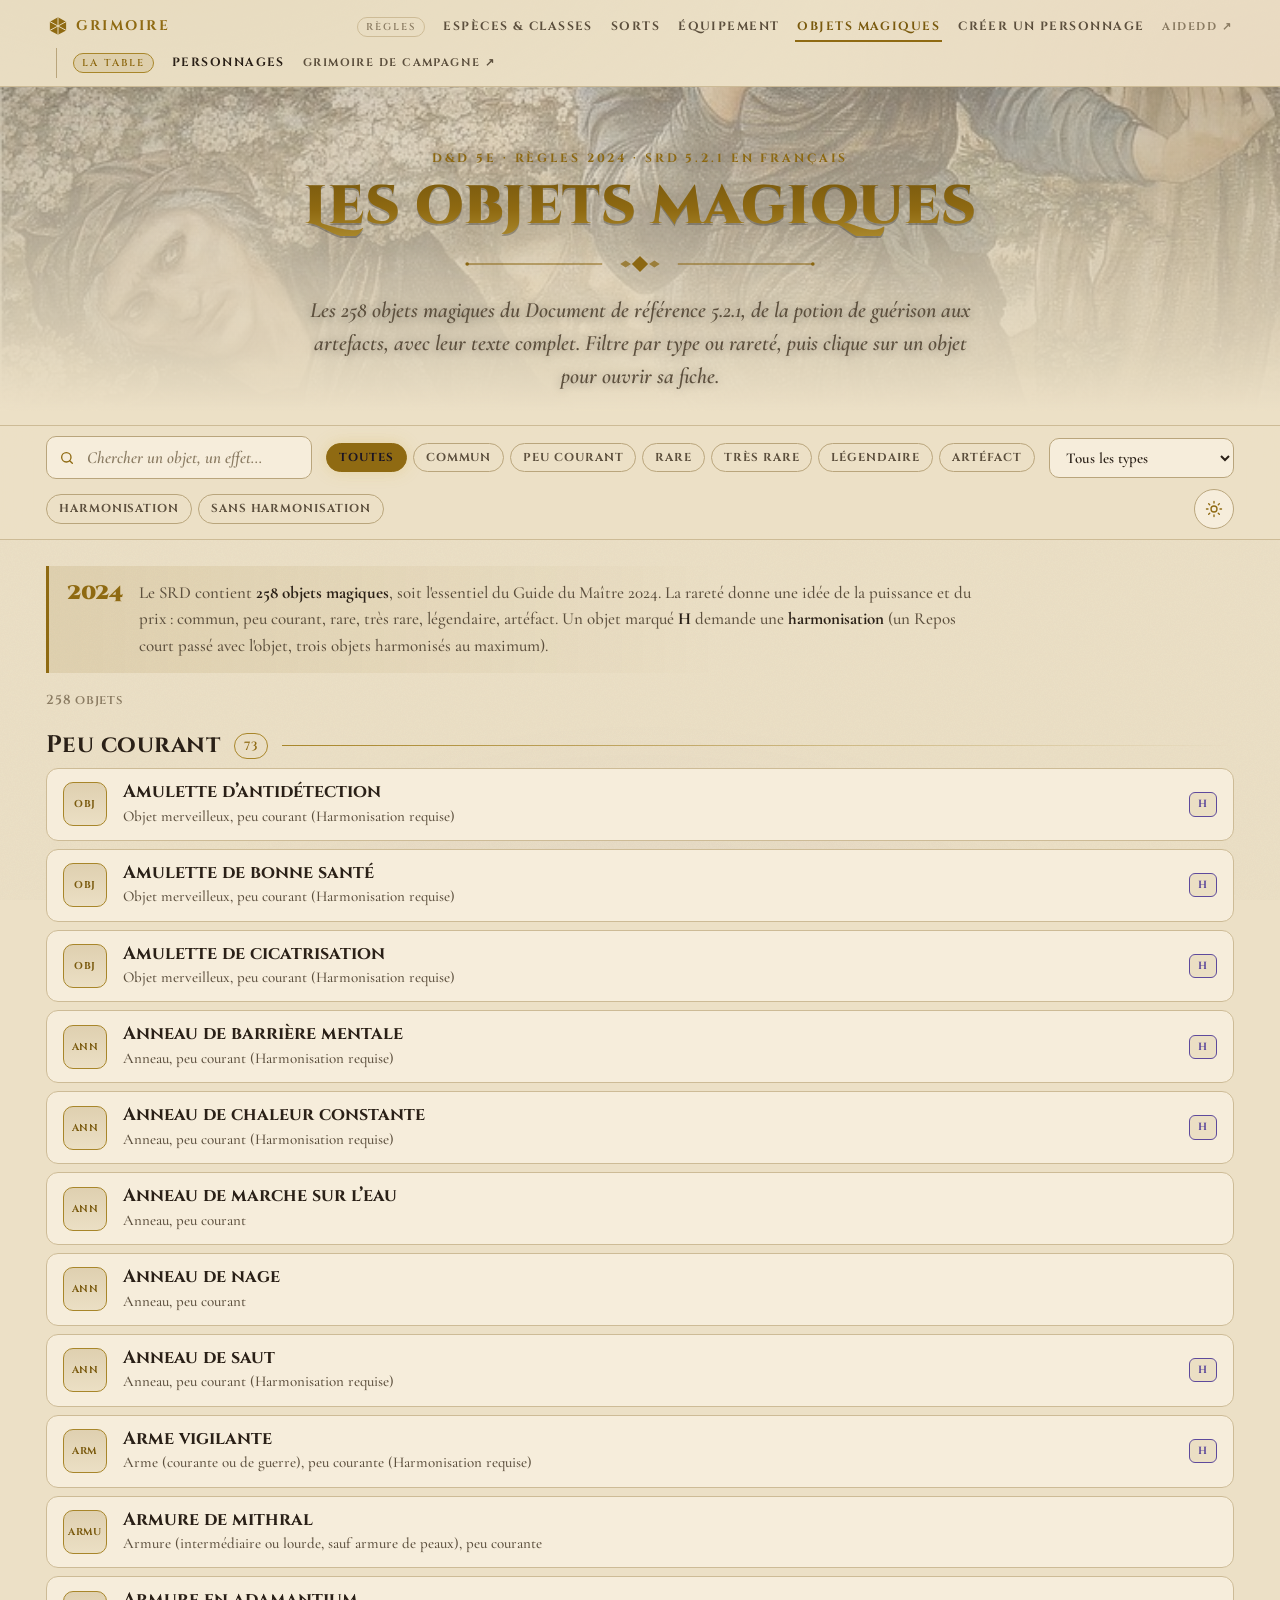
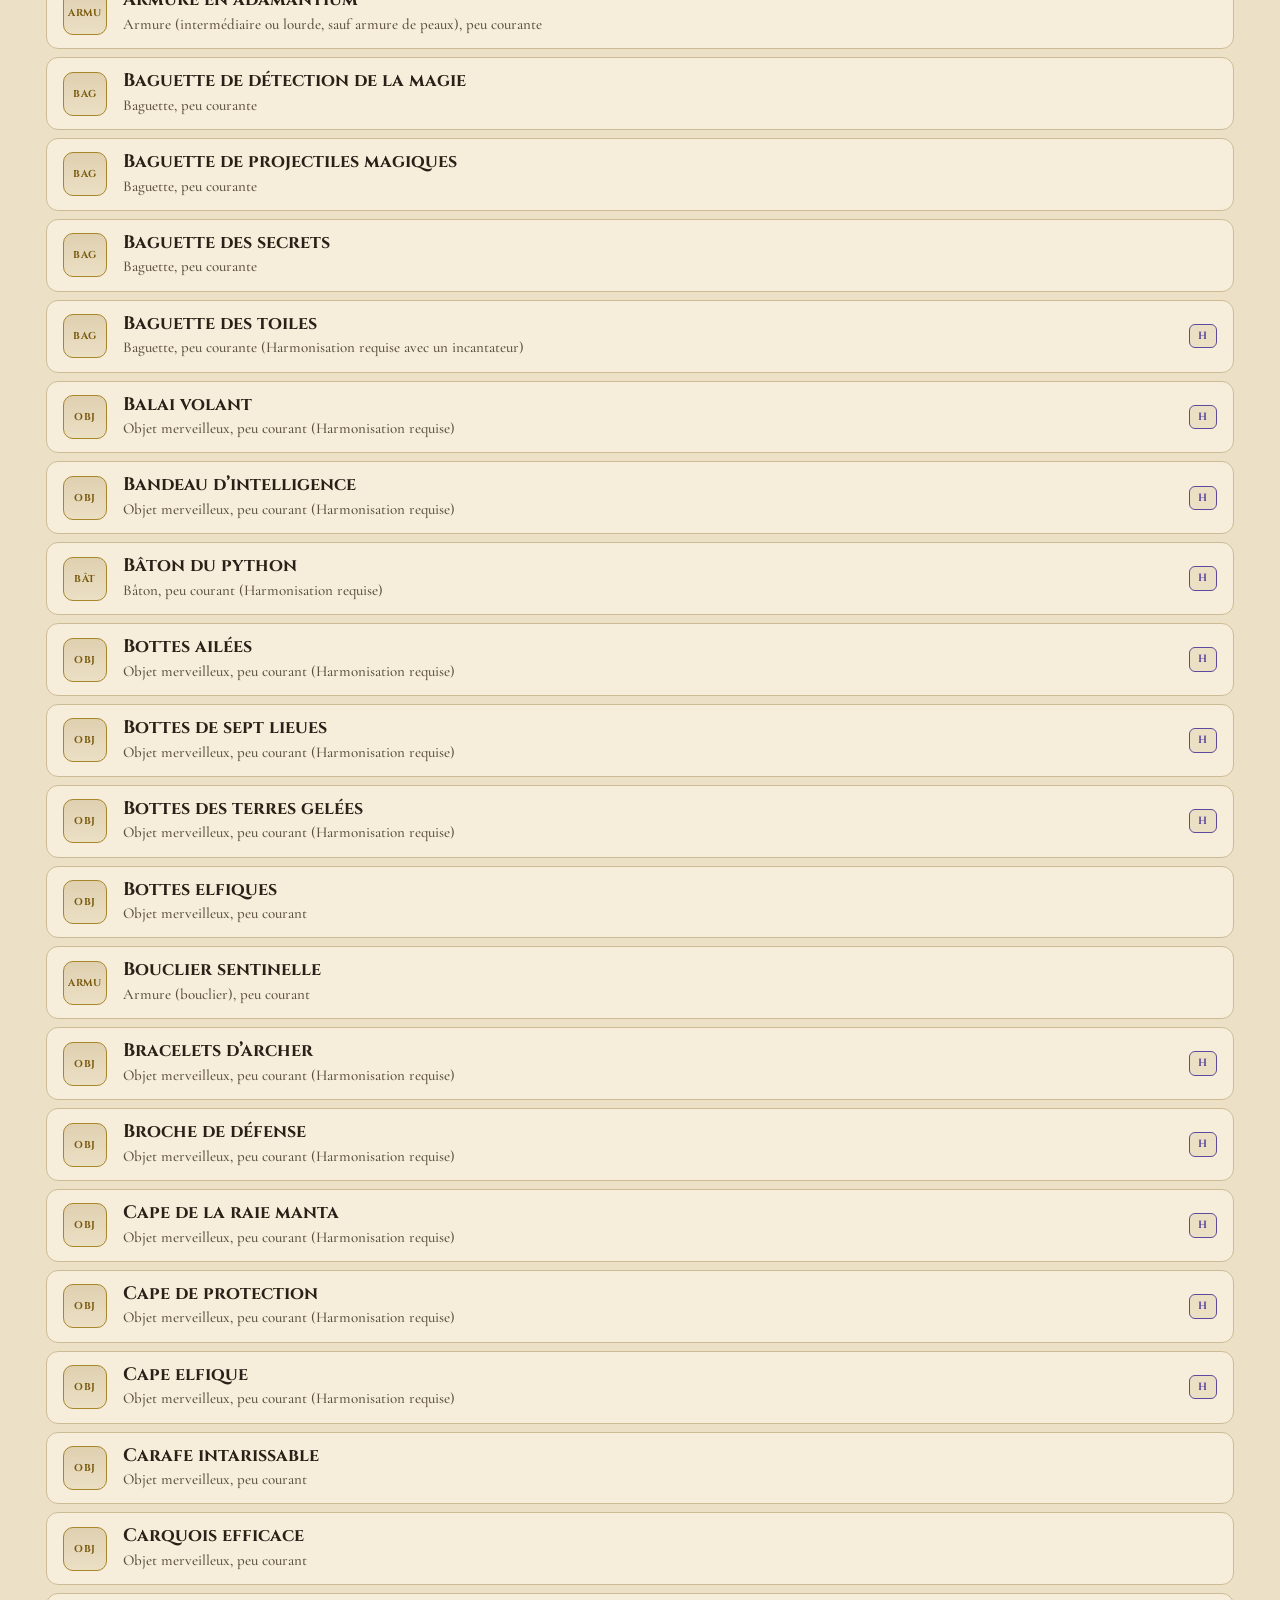
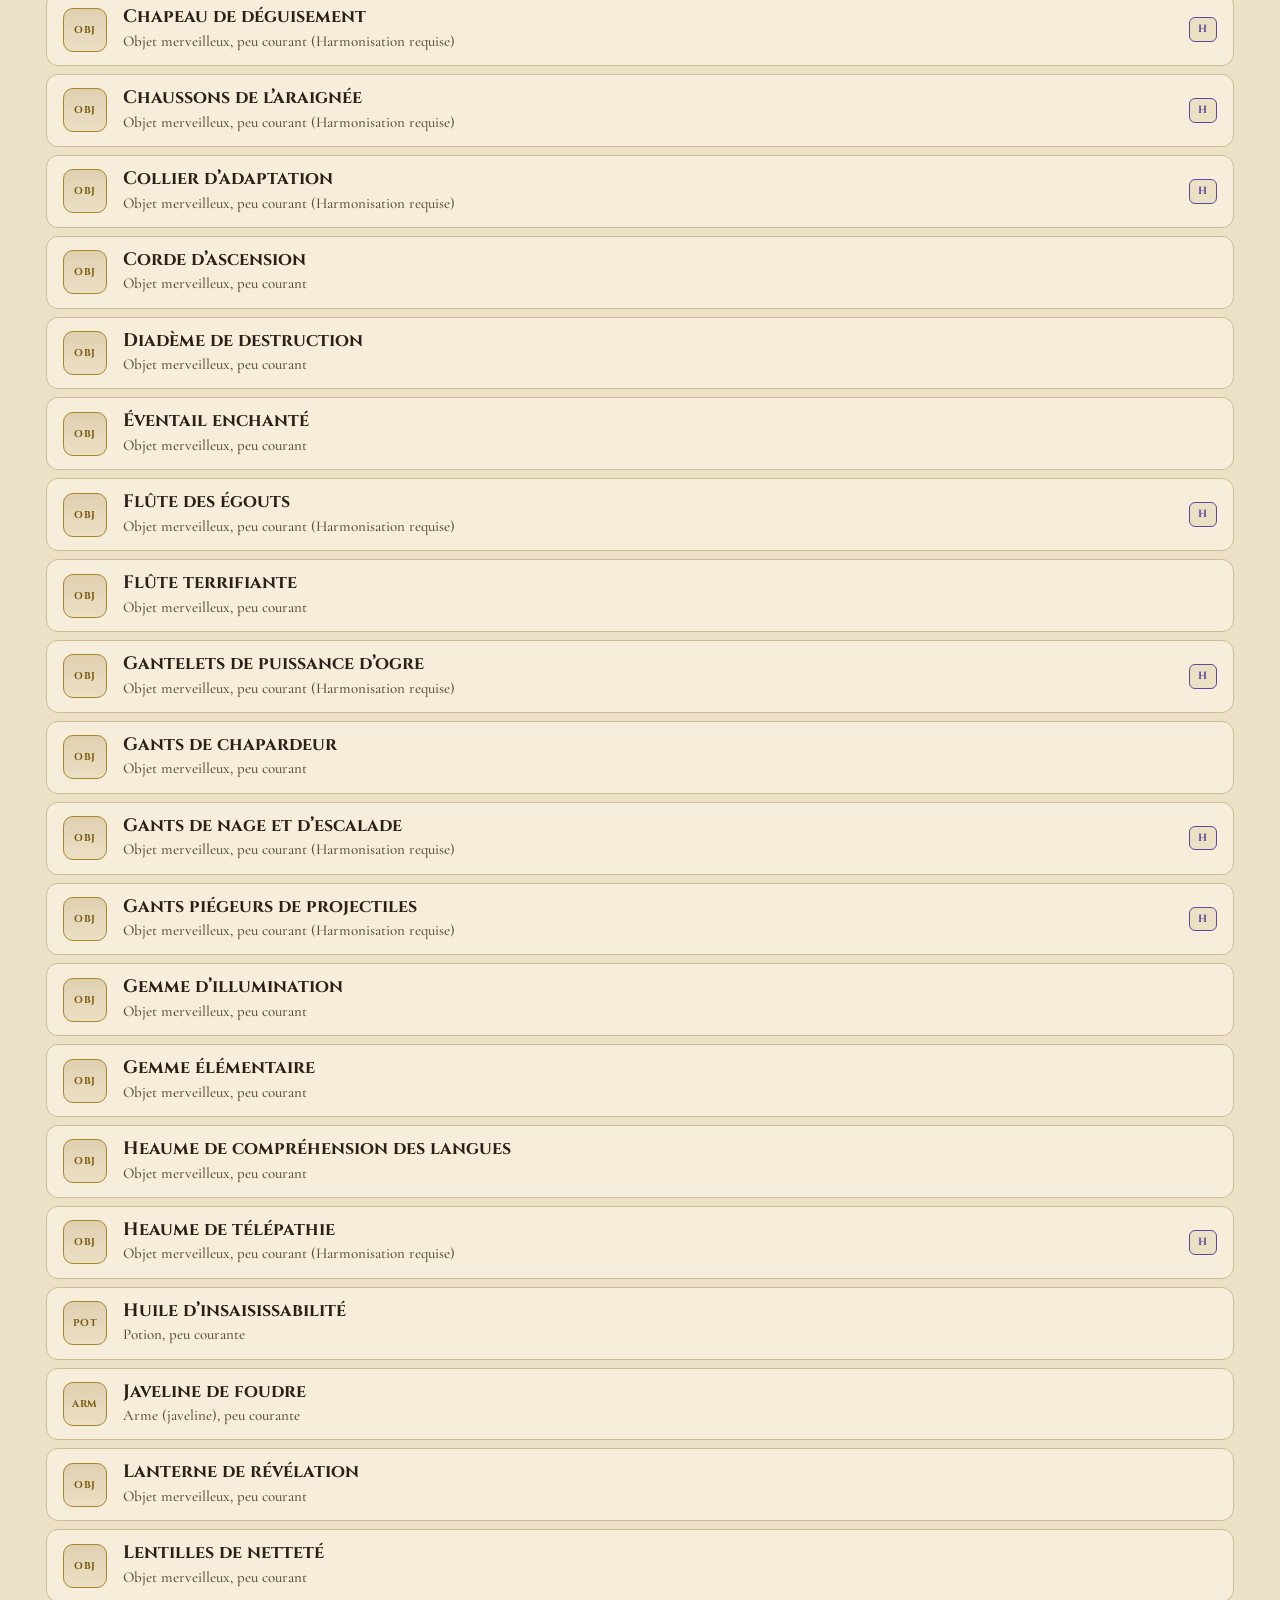
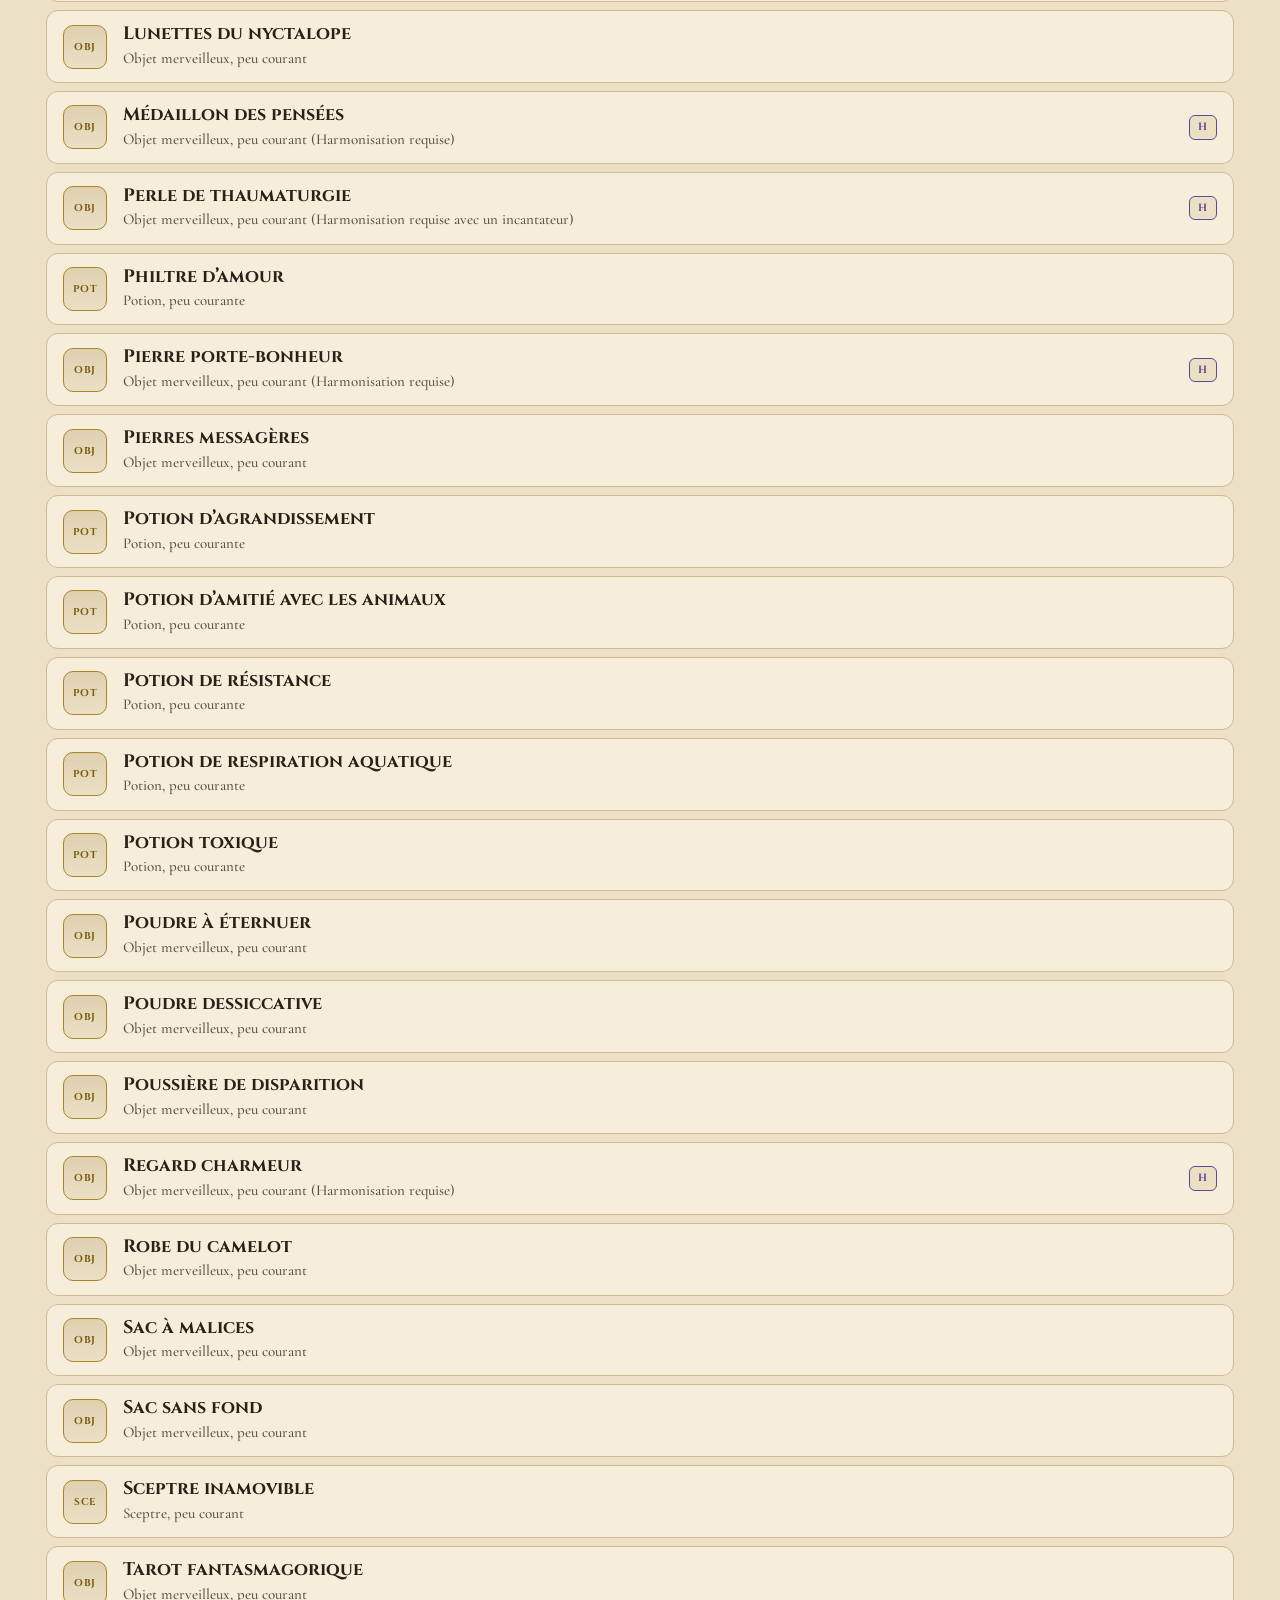
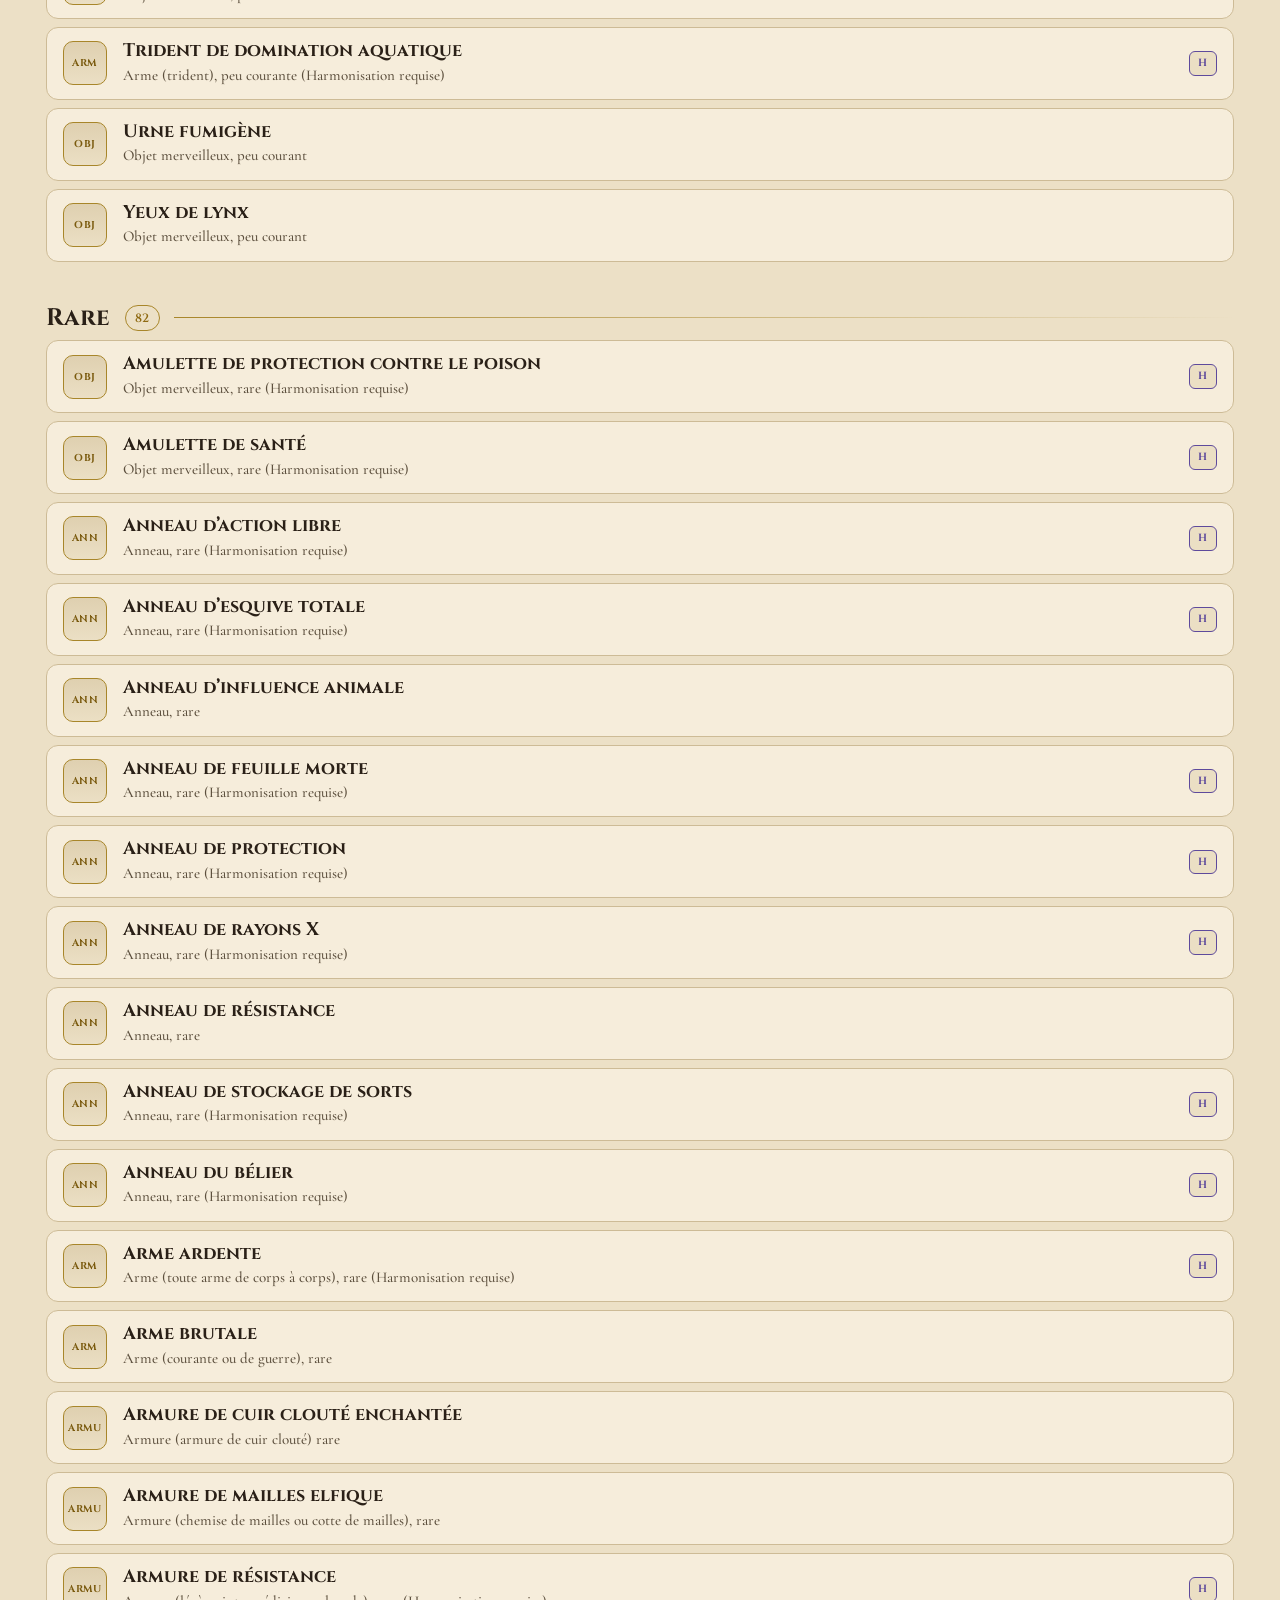
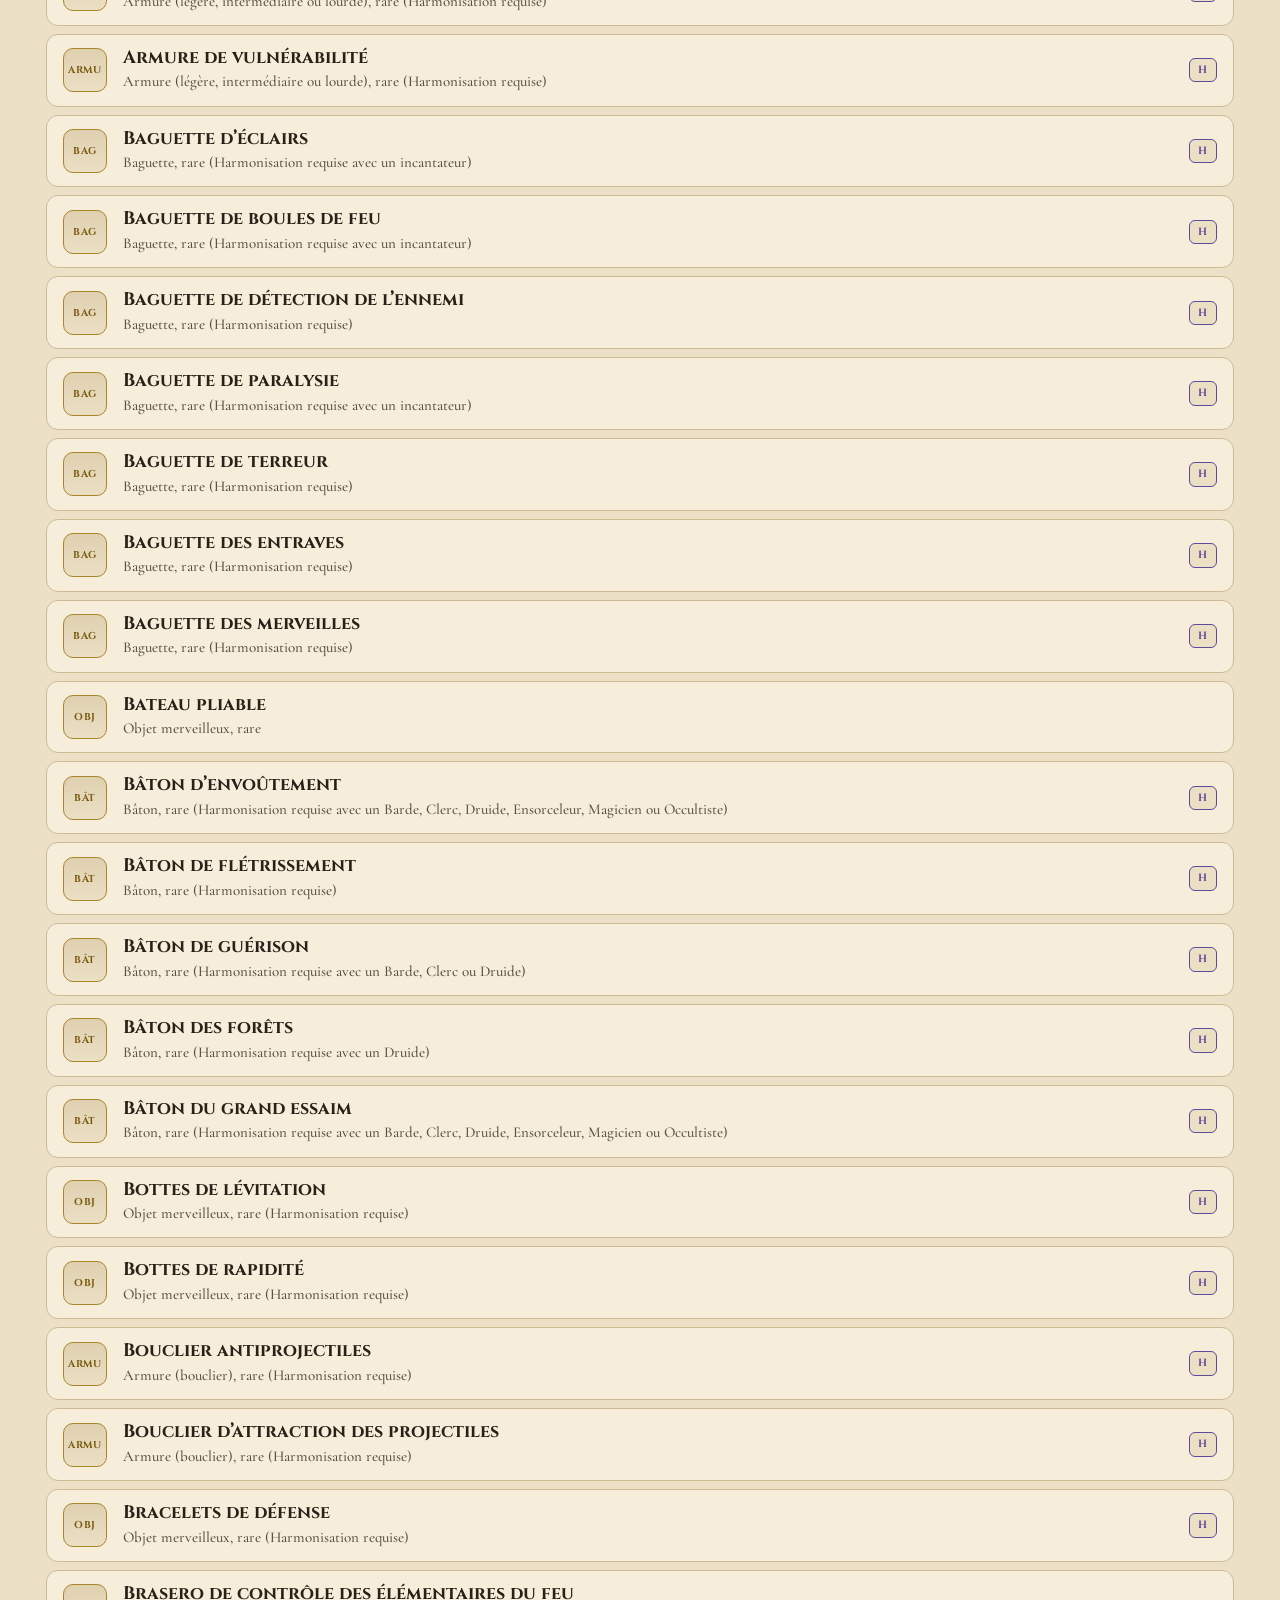
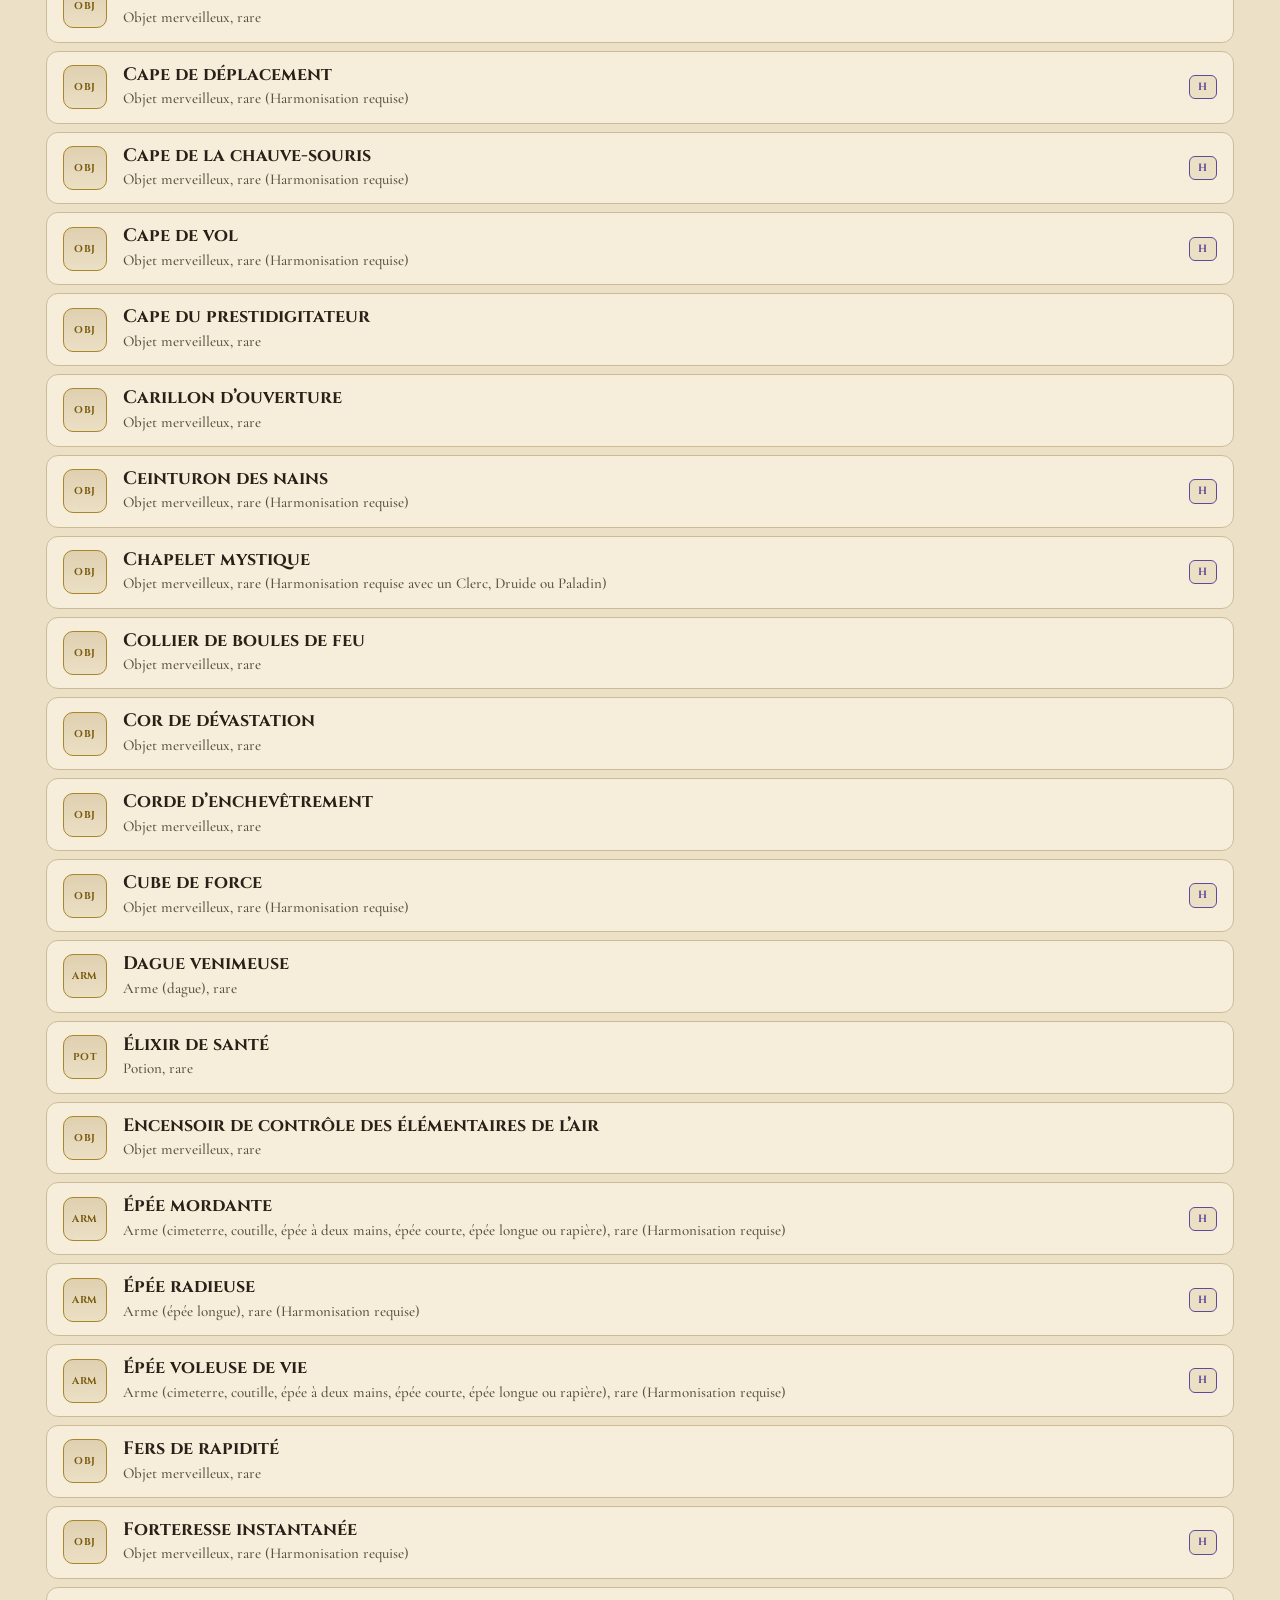
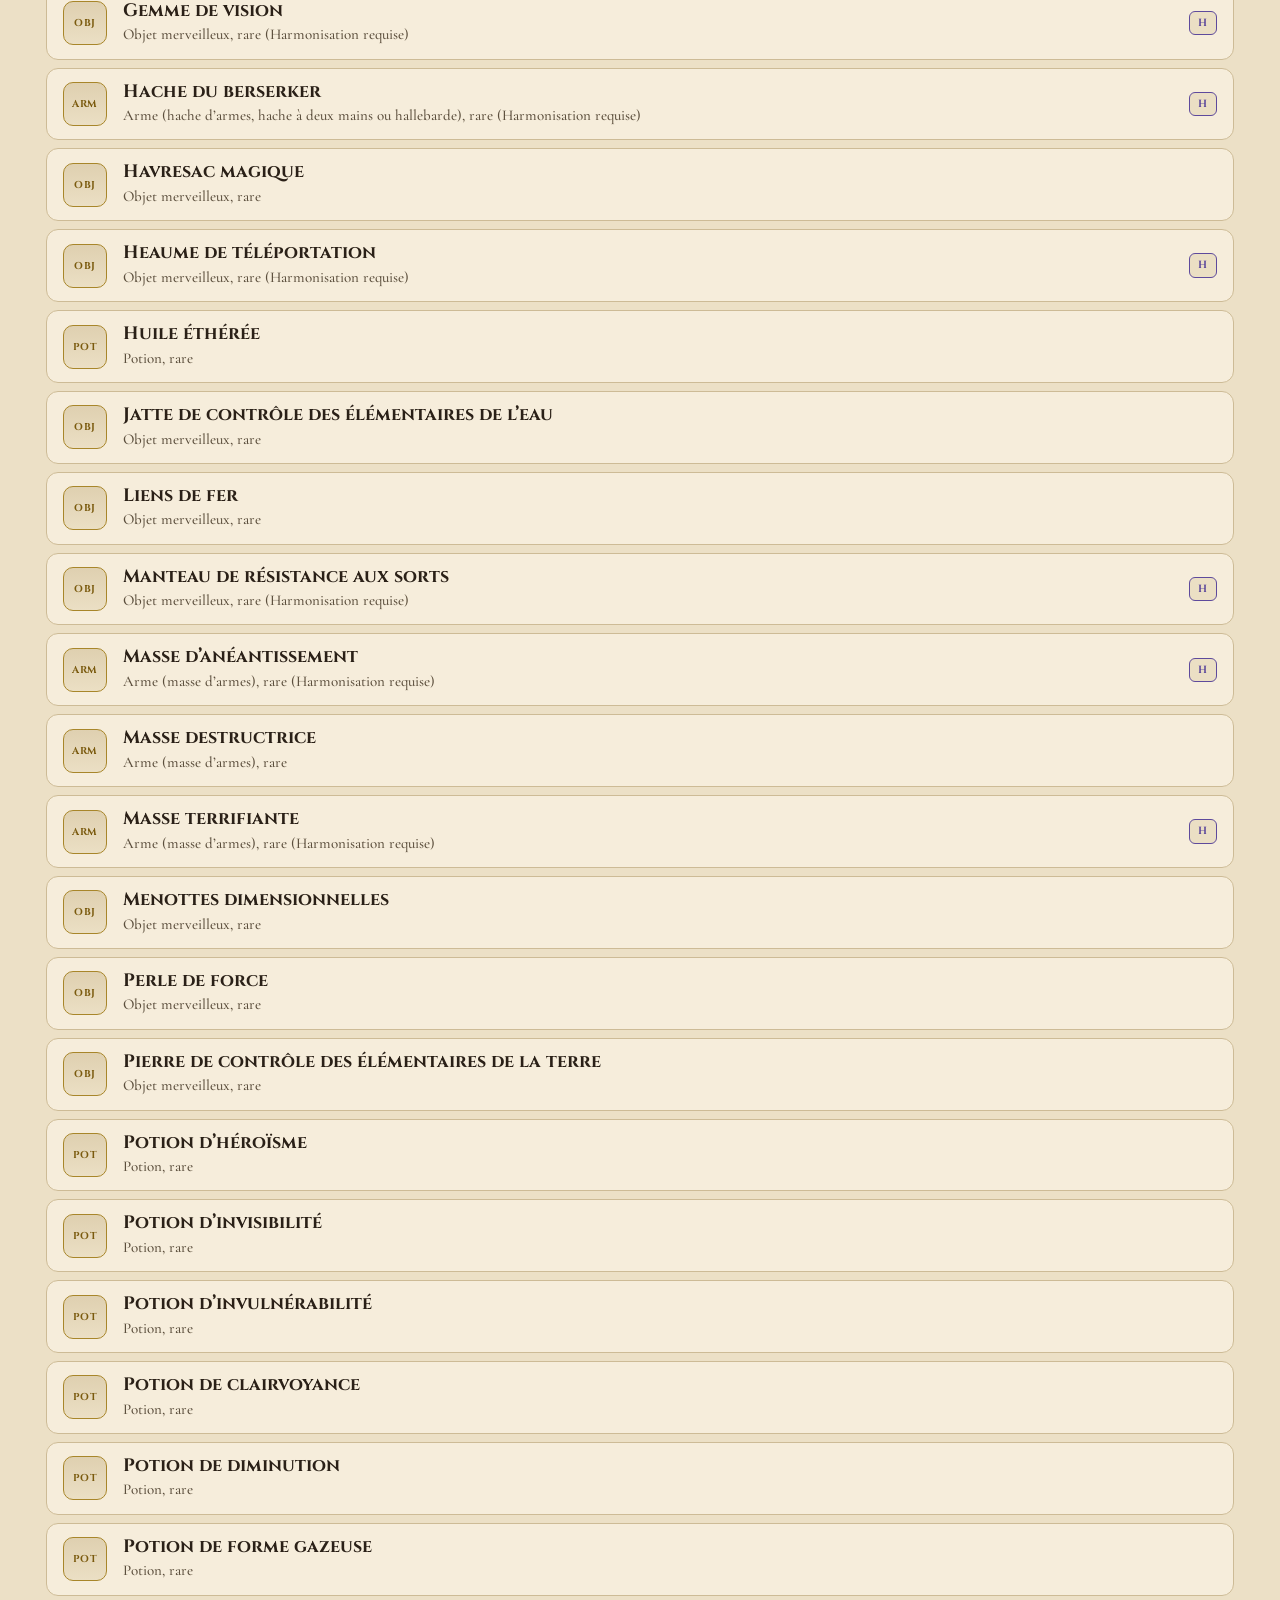
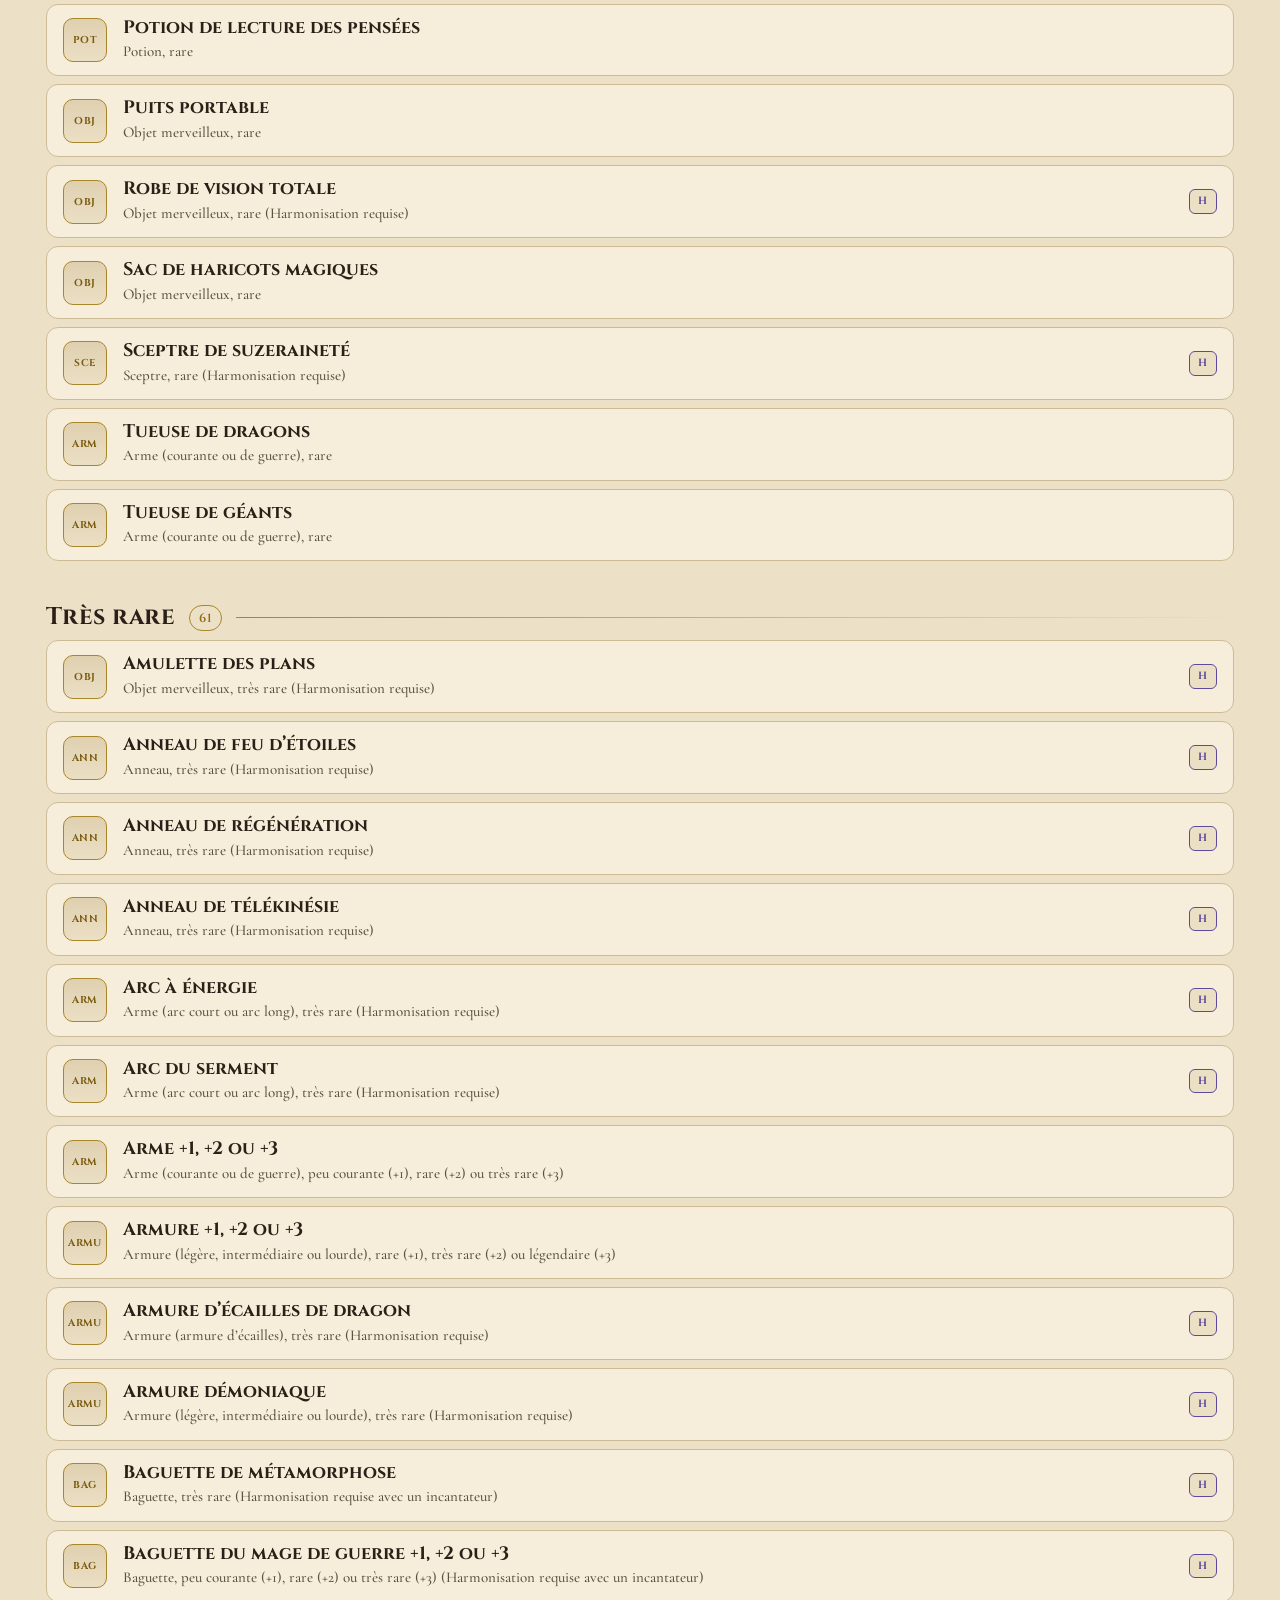
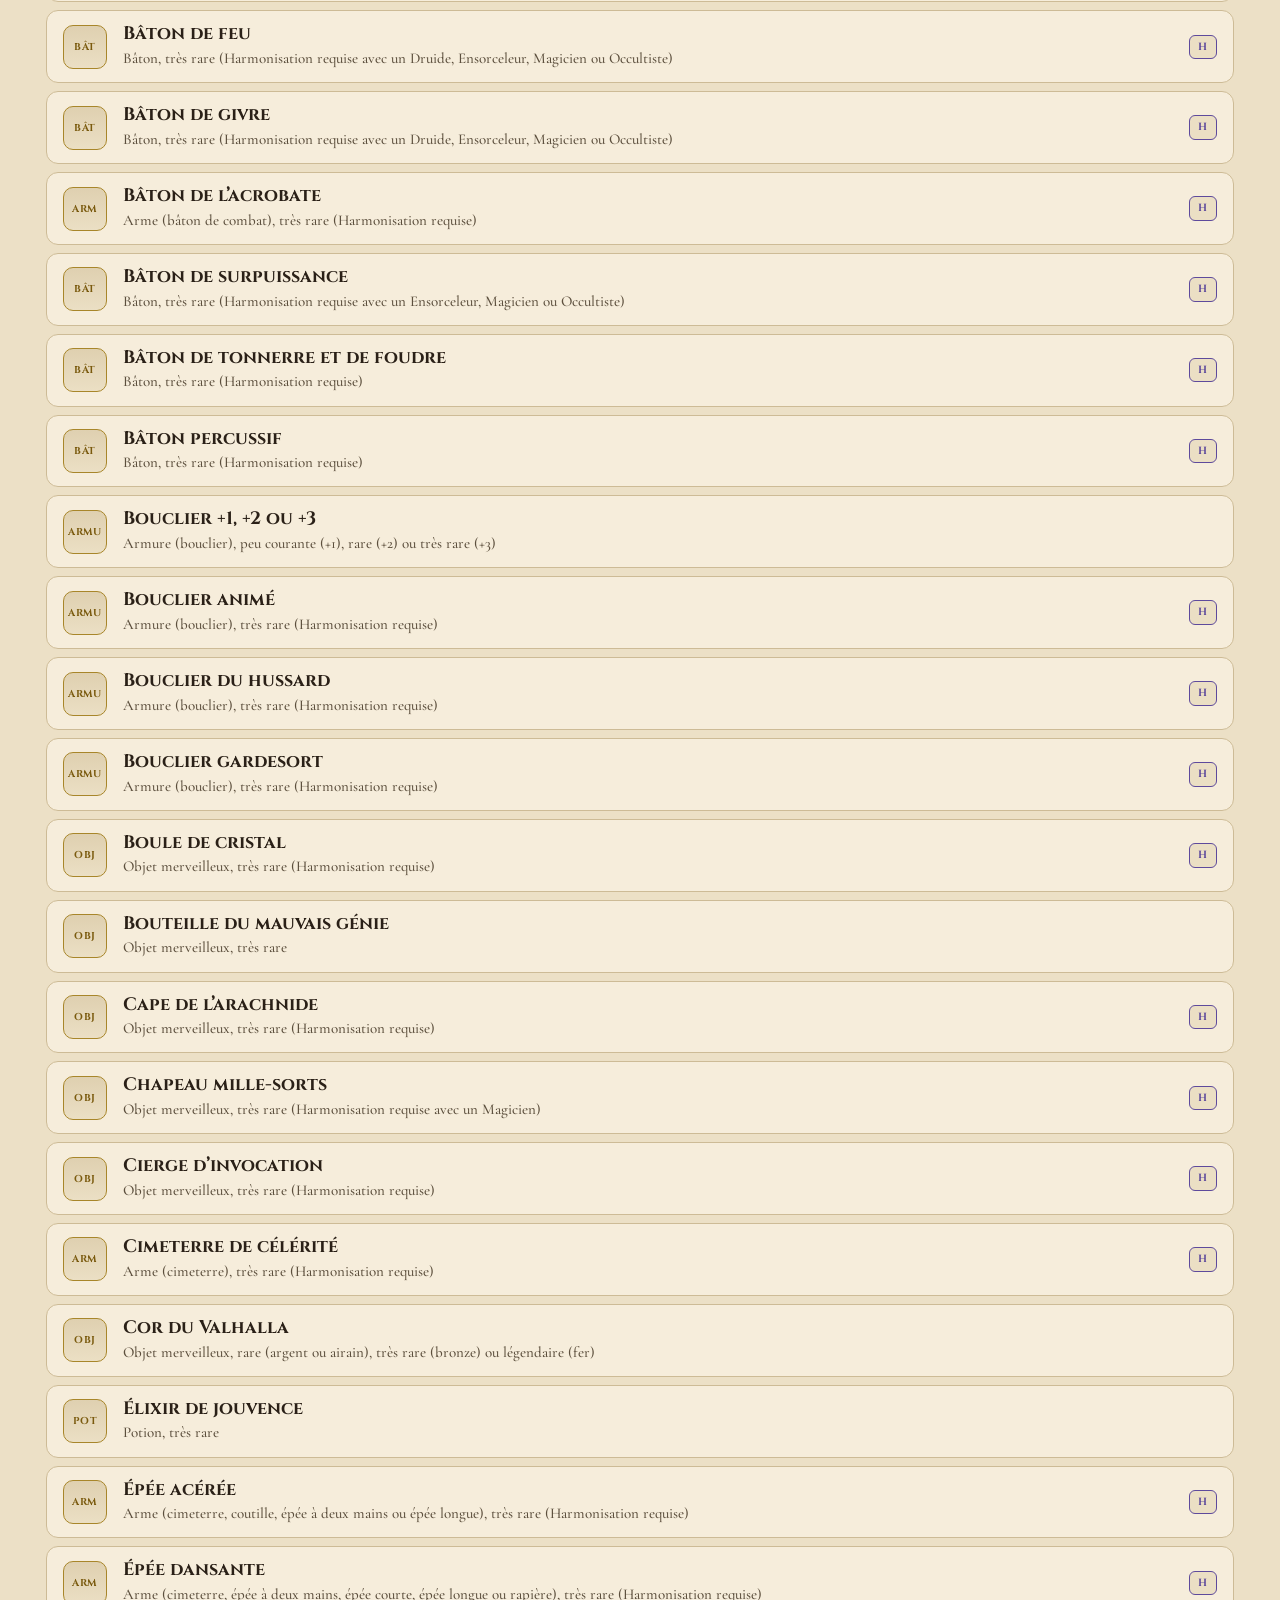
<file: docs/objets.html>
<!doctype html>
<html lang="fr">
<head>
<meta charset="utf-8">
<meta name="viewport" content="width=device-width,initial-scale=1,viewport-fit=cover">
<title>Objets magiques · Grimoire de l'aventurier</title>
<meta name="description" content="Les 258 objets magiques du SRD 5.2.1 de D&D 2024 en français : filtres par type, rareté et harmonisation, avec le texte complet.">
<link rel="icon" href="data:image/svg+xml,%3Csvg xmlns='http://www.w3.org/2000/svg' viewBox='0 0 64 64'%3E%3Cpath d='M32 4 58 18v28L32 60 6 46V18z' fill='%23d4af37'/%3E%3Cpath d='M32 4v56M6 18l26 14 26-14M6 46l26-14 26 14' stroke='%231a1424' stroke-width='3' fill='none'/%3E%3C/svg%3E">
<link rel="preconnect" href="https://fonts.googleapis.com">
<link rel="preconnect" href="https://fonts.gstatic.com" crossorigin>
<link rel="stylesheet" href="https://fonts.googleapis.com/css2?family=Cinzel:wght@500;700;900&family=Cinzel+Decorative:wght@700;900&family=Cormorant+Garamond:ital,wght@0,500;0,600;0,700;1,500;1,600&display=swap">
<link rel="stylesheet" href="style.css">
<style>
.lvl.min{font-size:10px;letter-spacing:.04em}
.gh{margin-top:34px}
.gh:first-child{margin-top:0}
.sheet-body .cls{display:flex;flex-wrap:wrap;gap:6px}
.mat{font-style:italic;color:var(--ink-3)}
</style>
</head>
<body data-page="objets">
<nav class="site" aria-label="Sections du site">
  <div class="wrap site-in">
    <a class="brand" href="index.html"><svg viewBox="0 0 64 64" aria-hidden="true"><path d="M32 4 58 18v28L32 60 6 46V18z" fill="currentColor"/><path d="M32 4v56M6 18l26 14 26-14M6 46l26-14 26 14" stroke="var(--bg)" stroke-width="3" fill="none"/></svg>Grimoire</a>
    <span class="nav-group" aria-label="Les règles"><span class="nav-label">Règles</span>
      <a href="index.html" data-page="index">Espèces &amp; classes</a>
      <a href="sorts.html" data-page="sorts">Sorts</a>
      <a href="equipement.html" data-page="equipement">Équipement</a>
      <a href="objets.html" data-page="objets">Objets magiques</a>
      <a href="creation.html" data-page="creation">Créer un personnage</a>
      <a class="ext" href="https://www.aidedd.org/" target="_blank" rel="noopener" title="AideDD, le site de référence (règles, sorts, monstres)">AideDD ↗</a>
    </span>
    <span class="nav-group table" aria-label="Notre table"><span class="nav-label">La table</span>
      <a href="personnages.html" data-page="personnages">Personnages</a>
      <a class="ext" href="https://claude.ai/artifact/JBnTUgHS7cgmXj76AXV2MT" target="_blank" rel="noopener" title="Suivi de partie du groupe (s'ouvre sur claude.ai)">Grimoire de campagne ↗</a>
    </span>
  </div>
</nav>
<header class="hero small">
  <div class="hero-art" aria-hidden="true"><img src="img/magicien.jpg" alt="" style="object-position:50% 35%"></div>
  <div class="wrap hero-in">
    <div class="eyebrow">D&amp;D 5e · règles 2024 · SRD 5.2.1 en français</div>
    <h1>Les objets magiques</h1>
    <svg class="flourish" viewBox="0 0 400 24" aria-hidden="true"><path d="M8 12h150M242 12h150" stroke="currentColor" stroke-width="1.2"/><path d="M200 3l9 9-9 9-9-9z" fill="currentColor"/><path d="M178 12l6-4 6 4-6 4zM210 12l6-4 6 4-6 4z" fill="currentColor" opacity=".7"/><circle cx="8" cy="12" r="2" fill="currentColor"/><circle cx="392" cy="12" r="2" fill="currentColor"/></svg>
    <p class="lede">Les 258 objets magiques du Document de référence 5.2.1, de la potion de guérison aux artefacts, avec leur texte complet. Filtre par type ou rareté, puis clique sur un objet pour ouvrir sa fiche.</p>
  </div>
</header>

<div class="bar" role="toolbar" aria-label="Filtres">
  <div class="wrap bar-in">
    <label class="search"><svg viewBox="0 0 24 24"><circle cx="11" cy="11" r="7"/><path d="m20 20-4-4"/></svg>
      <input id="q" type="search" placeholder="Chercher un objet, un effet…" aria-label="Chercher"></label>
    <div class="chips" id="chips-rar">
      <button class="chip" data-r="all" aria-pressed="true">Toutes</button>
      <button class="chip" data-r="commun" aria-pressed="false">Commun</button>
      <button class="chip" data-r="peu courant" aria-pressed="false">Peu courant</button>
      <button class="chip" data-r="rare" aria-pressed="false">Rare</button>
      <button class="chip" data-r="très rare" aria-pressed="false">Très rare</button>
      <button class="chip" data-r="légendaire" aria-pressed="false">Légendaire</button>
      <button class="chip" data-r="artéfact" aria-pressed="false">Artéfact</button>
    </div>
    <select class="sel" id="type" aria-label="Type d'objet"><option value="all">Tous les types</option></select>
    <div class="chips">
      <button class="chip" id="f-harm" aria-pressed="false" title="Objets qui demandent une harmonisation">Harmonisation</button>
      <button class="chip" id="f-noharm" aria-pressed="false" title="Objets sans harmonisation">Sans harmonisation</button>
    </div>
    <button class="theme" id="theme" type="button" aria-label="Changer de thème" title="Thème clair / sombre">
      <svg class="moon" viewBox="0 0 24 24"><path d="M21 13A8.5 8.5 0 0 1 11 3a8.5 8.5 0 1 0 10 10z"/></svg>
      <svg class="sun" viewBox="0 0 24 24"><circle cx="12" cy="12" r="4"/><path d="M12 2v2M12 20v2M2 12h2M20 12h2M4.9 4.9l1.4 1.4M17.7 17.7l1.4 1.4M4.9 19.1l1.4-1.4M17.7 6.3l1.4-1.4"/></svg>
    </button>
  </div>
</div>

<div class="wrap">
  <div class="note">
    <b>2024</b>
    <p>Le SRD contient <strong>258 objets magiques</strong>, soit l'essentiel du Guide du Maître 2024. La rareté donne une idée de la puissance et du prix : commun, peu courant, rare, très rare, légendaire, artéfact. Un objet marqué <strong>H</strong> demande une <strong>harmonisation</strong> (un Repos court passé avec l'objet, trois objets harmonisés au maximum).</p>
  </div>
  <p class="count" id="count"></p>
  <main id="list" class="list" aria-live="polite"></main>
  <footer>
    <p>Cette œuvre inclut du matériel issu du System Reference Document 5.2.1 (« SRD 5.2.1 ») de Wizards of the Coast LLC, disponible à l'adresse <a href="https://www.dndbeyond.com/srd" target="_blank" rel="noopener">https://www.dndbeyond.com/srd</a>. Le SRD 5.2.1 est régi par la Licence Creative Commons Attribution 4.0 International, disponible à l'adresse <a href="https://creativecommons.org/licenses/by/4.0/legalcode" target="_blank" rel="noopener">https://creativecommons.org/licenses/by/4.0/legalcode</a>.</p>
    <p>Texte des objets : traduction française officielle du SRD 5.2.1. Site non officiel, sans lien avec Wizards of the Coast. Illustration de bannière : <i>L'Ensorcellement de Merlin</i>, Edward Burne-Jones (1874), domaine public.</p>
  </footer>
</div>

<dialog id="dlg" aria-labelledby="dlg-title"><div id="dlg-body"></div></dialog>

<script>
const DATA={"objets":[{"id":"amulette-dantidetection","nom":"Amulette d’antidétection","type":"Objet merveilleux","rarete":"peu courant","harmonisation":true,"sub":"Objet merveilleux, peu courant (Harmonisation requise)","desc":["Tant que vous portez cette amulette, vous ne pouvez ni être la cible d’un sort de divination ni perçu par un capteur de scrutation, sauf si vous le permettez."],"harm_note":"Harmonisation requise"},{"id":"amulette-de-bonne-sante","nom":"Amulette de bonne santé","type":"Objet merveilleux","rarete":"peu courant","harmonisation":true,"sub":"Objet merveilleux, peu courant (Harmonisation requise)","desc":["Tant que vous portez ce pendentif, vous pouvez entreprendre l’action Magie pour récupérer 2d4 + 2 points de vie. Une fois utilisée, cette propriété ne peut plus resservir avant l’aube suivante.","Tant que vous portez ce pendentif, vous bénéficiez en outre de l’Avantage aux jets de sauvegarde visant à éviter l’état Empoisonné ou à y mettre fin."],"harm_note":"Harmonisation requise"},{"id":"amulette-de-cicatrisation","nom":"Amulette de cicatrisation","type":"Objet merveilleux","rarete":"peu courant","harmonisation":true,"sub":"Objet merveilleux, peu courant (Harmonisation requise)","desc":["Tant que vous portez ce pendentif, vous recevez les bénéfices ci-après.","**Préservation de la vie.** Chaque fois que vous effectuez un jet de sauvegarde contre la mort, vous pouvez transformer un résultat de 9 ou moins en 10, transformant ainsi un échec en réussite.","**Stimulation de la guérison.** Chaque fois que vous lancez un dé de vie pour récupérer des points de vie, vous doublez le nombre de points de vie que ce dé vous octroie."],"harm_note":"Harmonisation requise"},{"id":"amulette-de-protection-contre-le-poison","nom":"Amulette de protection contre le poison","type":"Objet merveilleux","rarete":"rare","harmonisation":true,"sub":"Objet merveilleux, rare (Harmonisation requise)","desc":["Cette chaîne en argent délicatement ouvragée porte en sautoir une gemme noire magnifiquement taillée. Tant que vous la portez, vous bénéficiez de l’Immunité contre l’état Empoisonné et les dégâts de poison."],"harm_note":"Harmonisation requise"},{"id":"amulette-de-sante","nom":"Amulette de santé","type":"Objet merveilleux","rarete":"rare","harmonisation":true,"sub":"Objet merveilleux, rare (Harmonisation requise)","desc":["Votre Constitution est de 19 tant que vous portez cette amulette. Elle est sans effet sur vous si votre Constitution est déjà supérieure ou égale à 19."],"harm_note":"Harmonisation requise"},{"id":"amulette-des-plans","nom":"Amulette des plans","type":"Objet merveilleux","rarete":"très rare","harmonisation":true,"sub":"Objet merveilleux, très rare (Harmonisation requise)","desc":["Tant que vous portez cette amulette, vous pouvez entreprendre l’action Magie en nommant un lieu que vous connaissez sur un autre plan d’existence. Effectuez ensuite un test d’Intelligence (Arcanes) DD 15. En cas de réussite, vous lancez changement de plan. En cas d’échec, vous-même et chaque créature et objet dans un rayon de 4,50 m voyagez vers une destination aléatoire déterminée par un jet de 1d100 sur la table ci-après.","1d100Destination 01–60Emplacement aléatoire sur le plan que vous aviez nommé 61–70Emplacement aléatoire sur un Plan Intérieur déterminé par le résultat de 1d6 : 1, le Plan de l’Air ; 2, le Plan de la Terre ; 3, le Plan du Feu ; 4, le Plan de l’Eau ; 5, la Féerie ; et 6, la Gisombre 71–80Emplacement aléatoire sur un Plan Extérieur déterminé par le résultat de 1d8 : 1, l’Arborée ; 2, l’Arcadie ; 3, les Terres des Bêtes ; 4, la Bytopie ; 5, l’Élysée ; 6, Méchanus ; 7, le Mont Céleste ; et 8, Ysgard 81–90Emplacement aléatoire sur un Plan Extérieur déterminé par le résultat de 1d8 : 1, les Abysses ; 2, l’Achéron ; 3, les Carcères ; 4, la Géhenne ; 5, Hadès ; 6, les Limbes ; 7, les Neuf Enfers ; et 8, le Pandémonium 91–00Emplacement aléatoire sur le Plan Astral"],"harm_note":"Harmonisation requise"},{"id":"anneau-daction-libre","nom":"Anneau d’action libre","type":"Anneau","rarete":"rare","harmonisation":true,"sub":"Anneau, rare (Harmonisation requise)","desc":["Tant que vous portez cet anneau, le Terrain difficile ne vous coûte aucun déplacement supplémentaire. En outre, aucune magie ne peut réduire vos Vitesses ni vous imposer l’état Paralysé ou Entravé."],"harm_note":"Harmonisation requise"},{"id":"anneau-desquive-totale","nom":"Anneau d’esquive totale","type":"Anneau","rarete":"rare","harmonisation":true,"sub":"Anneau, rare (Harmonisation requise)","desc":["Cet anneau dispose de 3 charges et récupère quotidiennement 1d3 charges dépensées, à l’aube. Lorsque vous ratez un jet de sauvegarde de Dextérité en portant l’anneau, vous pouvez jouer votre Réaction pour dépenser 1 charge et finalement réussir ce JS."],"harm_note":"Harmonisation requise"},{"id":"anneau-dinfluence-animale","nom":"Anneau d’influence animale","type":"Anneau","rarete":"rare","harmonisation":false,"sub":"Anneau, rare","desc":["Cet anneau dispose de 3 charges et récupère quotidiennement 1d3 charges dépensées, à l’aube. Tant que vous portez l’anneau, vous pouvez en dépenser 1 charge pour lancer l’un des sorts suivants (DD de sauvegarde 13) par son intermédiaire : • amitié avec les animaux • terreur (affecte uniquement les Bêtes) • communication avec les animaux"],"harm_note":""},{"id":"anneau-dinvisibilite","nom":"Anneau d’invisibilité","type":"Anneau","rarete":"légendaire","harmonisation":true,"sub":"Anneau, légendaire (Harmonisation requise)","desc":["Tant que vous portez cet anneau, vous pouvez entreprendre l’action Magie pour recevoir l’état Invisible. Vous restez Invisible jusqu’à ce que l’anneau soit retiré ou que vous entrepreniez une action Bonus pour redevenir visible."],"harm_note":"Harmonisation requise"},{"id":"anneau-de-barriere-mentale","nom":"Anneau de barrière mentale","type":"Anneau","rarete":"peu courant","harmonisation":true,"sub":"Anneau, peu courant (Harmonisation requise)","desc":["Tant que vous portez cet anneau, vous êtes immunisé contre toute magie permettant à une autre créature de lire vos pensées, de déterminer si vous mentez, de connaître votre alignement ou de découvrir votre type de créature. Les créatures ne peuvent communiquer par télépathie avec vous que si vous les y autorisez.","Vous pouvez entreprendre l’action Magie pour que l’anneau devienne imperceptible jusqu’à ce que vous le rendiez à nouveau perceptible au prix d’une autre action Magie (ou que vous retiriez l’anneau, ou encore que vous mouriez).","Si vous mourez en portant l’anneau, votre âme vient l’habiter, à moins qu’il abrite déjà une autre âme. Vous pouvez choisir de demeurer dans l’anneau ou de partir pour l’au-delà. Tant que votre âme réside dans l’anneau, vous pouvez communiquer par télépathie avec la créature qui le porte. Le porteur ne peut rien faire pour empêcher cette communication télépathique."],"harm_note":"Harmonisation requise"},{"id":"anneau-de-chaleur-constante","nom":"Anneau de chaleur constante","type":"Anneau","rarete":"peu courant","harmonisation":true,"sub":"Anneau, peu courant (Harmonisation requise)","desc":["Si vous subissez des dégâts de froid alors que vous portez l’anneau, il réduit ces dégâts de 2d8.","En outre et tant que vous portez cet anneau, vous-même et tout ce que vous portez êtes insensibles aux effets délétères des températures inférieures ou égales à –18 °C."],"harm_note":"Harmonisation requise"},{"id":"anneau-de-convocation-de-djinn","nom":"Anneau de convocation de djinn","type":"Anneau","rarete":"légendaire","harmonisation":true,"sub":"Anneau, légendaire (Harmonisation requise)","desc":["Tant que vous portez cet anneau, vous pouvez entreprendre l’action Magie pour convoquer un djinn spécifique originaire du Plan Élémentaire de l’Air. Ce djinn apparaît en un espace inoccupé de votre choix, dans un rayon de 36 m de vous. Il reste aussi longtemps que vous maintenez la Concentration, jusqu’à un maximum de 1 heure, mais disparaît s’il tombe à 0 point de vie.","Ainsi convoqué, le djinn est Amical envers vous et vos compagnons, et il se soumet à vos ordres. En l’absence d’instructions précises, le djinn se défend contre les assaillants mais n’entreprend aucune autre action.","Après le départ du djinn, il ne peut plus être convoqué pendant 24 heures et l’anneau devient non magique si ce djinn meurt.","Les anneaux de convocation de djinn sont souvent créés par les djinns qu’ils invoquent, puis offerts aux mortels en gage d’amitié ou d’estime."],"harm_note":"Harmonisation requise"},{"id":"anneau-de-feu-detoiles","nom":"Anneau de feu d’étoiles","type":"Anneau","rarete":"très rare","harmonisation":true,"sub":"Anneau, très rare (Harmonisation requise)","desc":["Vous pouvez lancer lumières dansantes ou lumière par le biais de l’anneau.","L’anneau dispose de 6 charges et récupère quotidiennement 1d6 charges dépensées, à l’aube. Vous pouvez en dépenser les charges pour utiliser les propriétés ci-dessous.","**Étoiles filantes.** Vous pouvez dépenser 1 à 3 charges au prix de l’action Magie. Pour chaque charge dépensée, vous faites jaillir une particule de lumière incandescente depuis l’anneau vers un point que vous voyez dans un rayon de 18 m. Chaque créature prise dans un Cube de 4,50 m ayant ce point pour origine subit une pluie d’étincelles. Elle effectue un jet de sauvegarde de Dextérité DD 15 et subit 5d4 dégâts radiants en cas d’échec, la moitié en cas de réussite.","**Lueurs féeriques.** Dépensez 1 charge pour lancer lueurs féeriques par l’anneau.","**Sphères de foudre.** Dépensez 2 charges au prix de l’action Magie pour créer un maximum de quatre sphères de foudre de 90 cm de diamètre.","Chaque sphère apparaît en un espace inoccupé que vous voyez, dans un rayon de 36 m. Les sphères persistent tant que vous maintenez votre Concentration, jusqu’à 1 minute. Chaque sphère émet une Lumière faible dans un rayon de 9 m.","Par une action Bonus, vous pouvez déplacer chaque sphère d’un maximum de 9 m à condition qu’elles restent dans un rayon de 36 m de vous. La première fois qu’une sphère arrive à 1,50 m ou moins d’une créature autre que vous et que celle-ci ne bénéficie pas d’un Abri total, la sphère libère un éclair sur la créature et disparaît. Cette créature effectue un jet de sauvegarde de Dextérité DD 15. En cas d’échec, elle subit des dégâts de foudre dépendant du nombre de sphères créées, comme indiqué sur la table suivante. En cas de réussite, la créature subit la moitié de ces dégâts.","Nombre de Dégâts de · Nombre de Dégâts de","sphères · foudre · sphères · foudre","1 · 4d12 · 3 · 2d6","2 · 5d4 · 4 · 2d4"],"harm_note":"Harmonisation requise"},{"id":"anneau-de-feuille-morte","nom":"Anneau de feuille morte","type":"Anneau","rarete":"rare","harmonisation":true,"sub":"Anneau, rare (Harmonisation requise)","desc":["Quand vous tombez alors que vous portez cet anneau, vous descendez de 18 m par round sans subir de dégâts de chute."],"harm_note":"Harmonisation requise"},{"id":"anneau-de-maitrise-elementaire","nom":"Anneau de maîtrise élémentaire","type":"Anneau","rarete":"légendaire","harmonisation":true,"sub":"Anneau, légendaire (Harmonisation requise)","desc":["Chaque anneau de maîtrise élémentaire est lié à l’un des quatre Plans Élémentaires. Le MJ choisit ou laisse le hasard décider à quel plan il est lié. Par exemple, un anneau de maîtrise élémentaire (air) est lié au Plan Élémentaire de l’Air.","Chaque anneau de maîtrise élémentaire est doté des deux propriétés suivantes :","**Fléau élémentaire.** Tant que vous portez cet anneau, vous avez l’Avantage aux jets d’attaque contre les Élémentaires originaires du plan lié, qui subissent le Désavantage à leurs jets d’attaque contre vous.","**Coercition élémentaire.** Tant que vous portez l’anneau, vous pouvez entreprendre l’action Magie pour tenter de contraindre un Élémentaire que vous voyez dans un rayon de 18 m. L’Élémentaire effectue un jet de sauvegarde de Sagesse DD 18. En cas d’échec, il subit l’état Charmé jusqu’au début de votre tour suivant, et vous déterminez comment il consacre son déplacement et son action à son tour suivant.","**Affinité élémentaire.** Tant que vous portez l’anneau, vous bénéficiez de propriétés supplémentaires correspondant au Plan Élémentaire qui y est lié :","**Air.** Vous parlez l’aérien, bénéficiez de la Résistance aux dégâts de foudre, ainsi que d’une Vitesse de vol égale à votre Vitesse (avec le vol stationnaire).","**Eau.** Vous parlez l’aquatique, recevez une Vitesse de nage de 18 m et pouvez respirer sous l’eau.","**Feu.** Vous parlez l’igné et bénéficiez de l’Immunité contre les dégâts de feu.","**Terre.** Vous parlez le terreux et bénéficiez de la Résistance aux dégâts d’acide. Les sols composés ou jonchés de gravats, de roches ou de terre ne constituent pas un Terrain difficile pour vous. Vous pouvez en outre traverser la terre ou la roche solide comme s’il s’agissait d’un simple Terrain difficile, sans même perturber la matière traversée. Si vous terminez votre tour dans la terre ou la roche solide, vous êtes expulsé vers l’espace inoccupé le plus proche parmi ceux que vous venez d’occuper.","**Sorts.** L’anneau dispose de 5 charges et récupère quotidiennement 1d4 + 1 charges dépensées, à l’aube. Tant que vous portez l’anneau, vous pouvez lancer un sort par son intermédiaire. Choisissez le sort dans la liste des sorts disponibles, comme indiqué dans la table suivante (selon le Plan Élémentaire auquel l’anneau est lié). La table indique le nombre de charges à dépenser pour lancer le sort, dont le DD de sauvegarde est de 18.","Plan · Sorts (charges)","Air · bourrasque (2 charges), chaîne d’éclairs (3 charges), feuille morte (0 charge), mur de","vent (1 charge)","Eau · création ou destruction d’eau (1 charge), marche sur l’onde (2 charges), mur de glace (3 charges), tempête de grêle (2 charges),","tsunami (5 charges)","Feu · boule de feu (2 charges), mains brûlantes","(1 charge), mur de feu (3 charges), tempête de feu (4 charges)","Terre · façonnage de la pierre (2 charges), mur de pierre (3 charges), peau de pierre (3 charges), tremblement de terre (5 charges)"],"harm_note":"Harmonisation requise"},{"id":"anneau-de-marche-sur-leau","nom":"Anneau de marche sur l’eau","type":"Anneau","rarete":"peu courant","harmonisation":false,"sub":"Anneau, peu courant","desc":["Tant que vous portez cet anneau, vous lancez marche sur l’onde par son biais, en ne ciblant que vous-même."],"harm_note":""},{"id":"anneau-de-nage","nom":"Anneau de nage","type":"Anneau","rarete":"peu courant","harmonisation":false,"sub":"Anneau, peu courant","desc":["Tant que vous portez cet anneau, vous disposez d’une Vitesse de nage de 12 m."],"harm_note":""},{"id":"anneau-de-protection","nom":"Anneau de protection","type":"Anneau","rarete":"rare","harmonisation":true,"sub":"Anneau, rare (Harmonisation requise)","desc":["Vous recevez un bonus de +1 à la CA et aux jets de sauvegarde tant que vous portez cet anneau."],"harm_note":"Harmonisation requise"},{"id":"anneau-de-rayons-x","nom":"Anneau de rayons X","type":"Anneau","rarete":"rare","harmonisation":true,"sub":"Anneau, rare (Harmonisation requise)","desc":["Tant que vous portez cet anneau, vous pouvez entreprendre l’action Magie pour recevoir la vision aux rayons X sur 9 m pendant 1 minute. Pour vous, les objets solides dans ce rayon apparaissent transparents et ne bloquent pas la lumière. Cette vision pénètre 30 cm de pierre, 2,5 cm de métal courant et jusqu’à 90 cm de bois ou de terre. Des substances plus denses ou une fine feuille de plomb bloquent la vision.","Chaque fois que vous réutilisez cet anneau sans avoir pris de Repos long, vous devez réussir un jet de sauvegarde de Constitution DD 15 sous peine de recevoir un niveau d’Épuisement."],"harm_note":"Harmonisation requise"},{"id":"anneau-de-regeneration","nom":"Anneau de régénération","type":"Anneau","rarete":"très rare","harmonisation":true,"sub":"Anneau, très rare (Harmonisation requise)","desc":["Tant que vous portez cet anneau, vous récupérez 1d6 points de vie toutes les 10 minutes à condition qu’il vous reste au moins 1 point de vie. Si vous perdez une partie de votre corps, l’anneau fait repousser la partie manquante qui retrouve ses pleines fonctions au bout de 1d6 + 1 jours, à condition que vous conserviez au moins 1 point de vie pendant tout ce temps."],"harm_note":"Harmonisation requise"},{"id":"anneau-de-renvoi-des-sorts","nom":"Anneau de renvoi des sorts","type":"Anneau","rarete":"légendaire","harmonisation":true,"sub":"Anneau, légendaire (Harmonisation requise)","desc":["Tant que vous portez cet anneau, vous avez l’Avantage aux jets de sauvegarde contre les sorts. Si vous réussissez le JS contre un sort du 7e niveau ou inférieur, ce sort n’a aucun effet sur vous. Si ce sort ne ciblait que vous sans créer de zone d’effet, vous pouvez jouer votre Réaction pour le retourner vers son lanceur ; l’incantateur effectue un JS contre le sort en prenant son propre DD de sauvegarde des sorts."],"harm_note":"Harmonisation requise"},{"id":"anneau-de-resistance","nom":"Anneau de résistance","type":"Anneau","rarete":"rare","harmonisation":false,"sub":"Anneau, rare","desc":["Tant que vous portez cet anneau, vous bénéficiez de la Résistance à un type de dégâts. La gemme de l’anneau indique le type, que le MJ choisit ou détermine aléatoirement selon la table suivante.","1d10Type de dégâtsGemme","1Acide · Perle","2Feu · Grenat","3Force · Saphir","4Foudre · Citrine","5Froid · Tourmaline","6Nécrotiques · Jais","7Poison · Améthyste","8Psychiques · Jade","9Radiants · Topaze","10Tonnerre · Spinelle"],"harm_note":""},{"id":"anneau-de-saut","nom":"Anneau de saut","type":"Anneau","rarete":"peu courant","harmonisation":true,"sub":"Anneau, peu courant (Harmonisation requise)","desc":["Tant que vous portez cet anneau, vous pouvez lancer saut par son intermédiaire, mais vous ne pouvez cibler que vous-même."],"harm_note":"Harmonisation requise"},{"id":"anneau-de-stockage-de-sorts","nom":"Anneau de stockage de sorts","type":"Anneau","rarete":"rare","harmonisation":true,"sub":"Anneau, rare (Harmonisation requise)","desc":["Cet anneau stocke les sorts qui sont lancés sur lui et les conserve jusqu’à ce que le porteur harmonisé les utilise. L’anneau peut stocker jusqu’à 5 niveaux de sort à la fois. Quand on le trouve, il contient 1d6 − 1 niveaux de sort choisis par le MJ.","Toute créature peut lancer un sort du 1er au 5e niveau dans l’anneau à condition de le toucher au moment de l’incantation. Le sort ne produit aucun effet hormis celui d’être stocké dans l’anneau. Si l’anneau ne peut pas contenir ce sort, celui-ci est dépensé sans effet. Le niveau de l’emplacement utilisé pour lancer le sort détermine la quantité d’espace qu’il utilise.","Tant que vous portez cet anneau, vous pouvez lancer l’un des sorts qui y sont stockés. Ce sort utilise le niveau d’emplacement de sort, le DD de sauvegarde des sorts, le bonus d’attaque de sort et la caractéristique d’incantation de l’incantateur d’origine, mais il est par ailleurs traité comme si vous le lanciez. Le sort lancé par l’anneau n’y est plus stocké et libère l’espace correspondant."],"harm_note":"Harmonisation requise"},{"id":"anneau-de-telekinesie","nom":"Anneau de télékinésie","type":"Anneau","rarete":"très rare","harmonisation":true,"sub":"Anneau, très rare (Harmonisation requise)","desc":["Tant que vous portez cet anneau, vous pouvez lancer télékinésie par son intermédiaire."],"harm_note":"Harmonisation requise"},{"id":"anneau-de-triple-souhait","nom":"Anneau de triple souhait","type":"Anneau","rarete":"légendaire","harmonisation":false,"sub":"Anneau, légendaire","desc":["Tant que vous portez cet anneau, vous pouvez dépenser 1 de ses 3 charges pour lancer souhait par son biais. L’anneau devient non magique lorsque vous dépensez sa dernière charge."],"harm_note":""},{"id":"anneau-du-belier","nom":"Anneau du bélier","type":"Anneau","rarete":"rare","harmonisation":true,"sub":"Anneau, rare (Harmonisation requise)","desc":["Cet anneau dispose de 3 charges et récupère quotidiennement 1d3 charges dépensées, à l’aube. Tant que vous le portez, vous pouvez entreprendre l’action Magie pour en dépenser 1 à 3 charges et effectuer une attaque de sort à distance contre une créature que vous voyez dans un rayon de 18 m. L’anneau produit une tête de bélier spectrale et effectue son jet d’attaque avec un bonus de +7. Si l’attaque touche, la cible subit 2d10 dégâts de force pour chaque charge dépensée, et elle est repoussée de 1,50 m de vous.","Au lieu de cela, vous pouvez dépenser 1 à 3 des charges de l’anneau au prix de l’action Magie pour tenter de briser un objet non magique que vous voyez dans un rayon de 18 m, à condition qu’il ne soit porté par personne. L’anneau effectue un test de Force avec un bonus de +5 par charge dépensée."],"harm_note":"Harmonisation requise"},{"id":"arc-a-energie","nom":"Arc à énergie","type":"Arme","rarete":"très rare","harmonisation":true,"sub":"Arme (arc court ou arc long), très rare (Harmonisation requise)","desc":["Vous recevez un bonus de +1 aux jets d’attaque et de dégâts effectués avec cette arme magique, qui n’a pas de corde. Chaque fois que vous faites le geste de tendre l’arc, une flèche magique faite d’énergie dorée apparaît, prête à être décochée. Les flèches produites par cette arme infligent des dégâts de force au lieu des dégâts perforants si l’attaque touche, et s’évanouissent après avoir touché ou raté leur cible. Jusqu’à sa disparition, une telle flèche émet une Lumière vive dans un rayon de 6 m et une Lumière faible sur 6 m de plus.","L’arme est dotée des propriétés supplémentaires suivantes.","**Échelle d’énergie.** Au prix de l’action Magie, vous décochez une volée de flèches d’énergie pure avec cette arme en direction d’un mur situé dans un rayon de 18 m. Les flèches se transforment en barreaux lumineux qui dépassent du mur, formant une échelle magique pouvant atteindre 18 m de haut. Cette échelle persiste pendant 1 minute avant de disparaître.","**Flèche d’entrave.** Chaque fois que vous utilisez cette arme pour effectuer une attaque à distance contre une créature, vous pouvez tenter d’entraver la cible au lieu de lui infliger des dégâts. Si la flèche touche, la cible doit réussir un jet de sauvegarde de Force DD 15 sous peine de subir l’état Entravé pendant 1 minute. Au prix d’une action, toute créature Entravée par une flèche peut effectuer un test de Force (Athlétisme) DD 20 pour tenter de se libérer, et met fin à l’effet sur ellemême en cas de réussite.","**Flèche de transport.** Au prix de l’action Magie, vous décochez avec cette arme une flèche d’énergie sur une cible que vous voyez dans un rayon de 18 m. La cible peut être une créature consentante de taille M ou inférieure ou un objet qui n’est porté par personne, à condition que celui-ci contienne dans un Cube de 1,50 m. La flèche téléporte la cible en un espace inoccupé que vous voyez, dans un rayon de 3 m de vous."],"harm_note":"Harmonisation requise"},{"id":"arc-du-serment","nom":"Arc du serment","type":"Arme","rarete":"très rare","harmonisation":true,"sub":"Arme (arc court ou arc long), très rare (Harmonisation requise)","desc":["Lorsque vous encochez une flèche sur cet arc, il murmure en elfique « Une prompte défaite pour mes ennemis. » Lorsque vous utilisez l’arme pour effectuer une attaque à distance, vous pouvez prononcer ou signer les mots de commande suivants : « Une mort rapide à toi qui m’as fait du tort. » La cible devient votre ennemi désigné et le reste pendant 7 jours, jusqu’à l’aube du dernier jour. Elle ne l’est plus si elle meurt dans l’intervalle. Vous ne pouvez avoir qu’un seul ennemi désigné de ce type à la fois. Lorsque votre ennemi désigné meurt, vous pouvez en désigner un nouveau après l’aube suivante.","Lorsque vous effectuez un jet d’attaque à distance avec cette arme contre votre ennemi désigné, vous bénéficiez de l’Avantage sur le jet. De plus, votre cible ne reçoit aucun bénéfice lié à un Abri partiel ou supérieur, et vous ne subissez aucun Désavantage dû à la portée longue. Si l’attaque touche, votre ennemi désigné subit 3d6 dégâts perforants supplémentaires.","Tant que votre ennemi désigné est vivant, vous subissez le Désavantage aux jets d’attaque avec toutes les autres armes."],"harm_note":"Harmonisation requise"},{"id":"arme-1-2-ou-3","nom":"Arme +1, +2 ou +3","type":"Arme","rarete":"très rare","harmonisation":false,"sub":"Arme (courante ou de guerre), peu courante (+1), rare (+2) ou très rare (+3)","desc":["Vous recevez un bonus aux jets d’attaque et de dégâts effectués avec cette arme magique. Ce bonus est déterminé par la rareté de l’arme."],"harm_note":""},{"id":"arme-ardente","nom":"Arme ardente","type":"Arme","rarete":"rare","harmonisation":true,"sub":"Arme (toute arme de corps à corps), rare (Harmonisation requise)","desc":["Tant que vous tenez cette arme magique, vous pouvez, par une action Bonus et en prononçant son mot de commande, susciter des flammes autour de la partie de l’arme qui inflige des dégâts. Ces flammes projettent une Lumière vive sur un rayon de 12 m et une Lumière faible sur 12 m de plus. Tant que l’arme est nimbée de flammes, elle inflige 2d6 dégâts de feu supplémentaires si l’attaque touche. Ces flammes persistent jusqu’à ce que, par une action Bonus, vous réitériez le mot de commande ou que vous lâchiez, rangiez ou rengainiez l’arme."],"harm_note":"Harmonisation requise"},{"id":"arme-brutale","nom":"Arme brutale","type":"Arme","rarete":"rare","harmonisation":false,"sub":"Arme (courante ou de guerre), rare","desc":["Cette arme magique inflige 2d6 dégâts supplémentaires à toute créature qu’elle touche. Ces dégâts supplémentaires sont du même type que les dégâts normaux de l’arme."],"harm_note":""},{"id":"arme-vigilante","nom":"Arme vigilante","type":"Arme","rarete":"peu courant","harmonisation":true,"sub":"Arme (courante ou de guerre), peu courante (Harmonisation requise)","desc":["Tant que cette arme est à portée d’allonge et que persiste votre Harmonisation avec elle, vous-même et vos alliés dans un rayon de 9 m recevez les bénéfices suivants.","**Alarme.** L’arme réveille magiquement chaque sujet endormi lorsqu’un combat commence. Ce bénéfice ne tire pas un sujet d’un sommeil provoqué magiquement.","**Vigilance surnaturelle.** Chaque sujet a l’Avantage aux jets d’Initiative."],"harm_note":"Harmonisation requise"},{"id":"armure-1-2-ou-3","nom":"Armure +1, +2 ou +3","type":"Armure","rarete":"très rare","harmonisation":false,"sub":"Armure (légère, intermédiaire ou lourde), rare (+1), très rare (+2) ou légendaire (+3)","desc":["Vous recevez un bonus à la CA tant que vous portez cette armure. Ce bonus est déterminé par sa rareté."],"harm_note":""},{"id":"armure-decailles-de-dragon","nom":"Armure d’écailles de dragon","type":"Armure","rarete":"très rare","harmonisation":true,"sub":"Armure (armure d’écailles), très rare (Harmonisation requise)","desc":["Chaque armure d’écailles de dragon est faite avec des écailles d’une espèce de dragon. Il arrive à certains dragons de rassembler leurs écailles tombées pour en faire don. En d’autres occasions, ces écailles sont prélevées avec soin sur le cadavre d’un dragon tué par des chasseurs. Dans tous les cas, une armure d’écailles de dragon est un bien inestimable. Tant que vous portez cette armure, vous recevez un bonus de +1 à la CA, bénéficiez de l’Avantage aux jets de sauvegarde contre le souffle des Dragons, et de la Résistance à un type de dégâts déterminé par l’espèce de dragon qui a fourni les écailles (cf. table ci-après).","Au prix de l’action Magie, vous pouvez en outre focaliser vos sens afin de percevoir à quelle distance et dans quelle direction se trouve le plus proche dragon de l’espèce correspondant à l’armure dans un rayon de 45 km. Cette action ne peut alors plus resservir avant l’aube suivante.","Dragon · Résistance · Dragon · Résistance","Airain · Feu · Cuivre · Acide","Argent · Froid · Noir · Acide","Blanc · Froid · Or · Feu","Bleu · Foudre · Rouge · Feu","Bronze · Foudre · Vert · Poison"],"harm_note":"Harmonisation requise"},{"id":"armure-dinvulnerabilite","nom":"Armure d’invulnérabilité","type":"Armure","rarete":"légendaire","harmonisation":true,"sub":"Armure (harnois), légendaire (Harmonisation requise)","desc":["Vous bénéficiez de la résistance aux dégâts contondants, perforants et tranchants tant que vous portez cette armure.","**Carapace métallique.** Vous pouvez entreprendre l’action Magie pour vous octroyer l’Immunité contre les dégâts contondants, perforants et tranchants pendant 10 minutes (l’effet prend prématurément fin si vous ne portez plus l’armure). Une fois cette propriété utilisée, vous ne pouvez plus y recourir avant l’aube suivante."],"harm_note":"Harmonisation requise"},{"id":"armure-de-cuir-cloute-enchantee","nom":"Armure de cuir clouté enchantée","type":"Armure","rarete":"rare","harmonisation":false,"sub":"Armure (armure de cuir clouté) rare","desc":["Tant que vous portez cette armure, vous recevez un bonus de +1 à la CA. Par une action Bonus, vous faites prendre à l’armure l’apparence de vêtements ordinaires ou d’un autre type d’armure. Vous décidez de son aspect, y compris sa couleur, son style et ses accessoires, mais l’armure conserve son encombrement normal et son poids. L’apparence illusoire persiste jusqu’à ce que vous réutilisiez cette propriété ou ôtiez l’armure."],"harm_note":""},{"id":"armure-de-mailles-elfique","nom":"Armure de mailles elfique","type":"Armure","rarete":"rare","harmonisation":false,"sub":"Armure (chemise de mailles ou cotte de mailles), rare","desc":["Vous recevez un bonus de +1 à la CA tant que vous portez cette armure. Vous êtes considéré comme formé au port de cette armure même s’il vous manque la formation aux armures lourdes et intermédiaires."],"harm_note":""},{"id":"armure-de-mithral","nom":"Armure de mithral","type":"Armure","rarete":"peu courant","harmonisation":false,"sub":"Armure (intermédiaire ou lourde, sauf armure de peaux), peu courante","desc":["Le mithral est un métal léger et souple. Une armure fabriquée dans ce matériau peut être portée sous des vêtements normaux. Si l’armure dans sa version normale impose le Désavantage aux tests de Dextérité (Discrétion) ou requiert une valeur de Force minimale, ce n’est pas le cas de la version en mithral."],"harm_note":""},{"id":"armure-de-resistance","nom":"Armure de résistance","type":"Armure","rarete":"rare","harmonisation":true,"sub":"Armure (légère, intermédiaire ou lourde), rare (Harmonisation requise)","desc":["Vous bénéficiez de la résistance à un type de dégâts tant que vous portez cette armure. Le MJ en choisit le type ou le détermine aléatoirement selon la table suivante.","1d10Type de dégâts · 1d10Type de dégâts","1Acide · 6Nécrotiques","2Feu · 7Poison","3Force · 8Psychiques","4Foudre · 9Radiants","5Froid · 10Tonnerre"],"harm_note":"Harmonisation requise"},{"id":"armure-de-vulnerabilite","nom":"Armure de vulnérabilité","type":"Armure","rarete":"rare","harmonisation":true,"sub":"Armure (légère, intermédiaire ou lourde), rare (Harmonisation requise)","desc":["Tant que vous portez cette armure, vous bénéficiez de la résistance à l’un des types de dégâts suivants : contondants, perforants ou tranchants. Le MJ choisit ce type ou laisse le hasard en décider.","**Malédiction.** Cette armure est maudite, un fait qui n’est révélé que lorsque le sort identification est lancé sur l’armure ou quand vous vous harmonisez avec elle. S’harmoniser avec l’armure vous maudit jusqu’à ce que vous soyez la cible du sort délivrance des malédictions ou d’un effet magique équivalent ; ôter l’armure ne suffit pas à lever cette malédiction. Tant que cette malédiction vous affecte, vous subissez la Vulnérabilité à deux des trois types de dégâts associés à l’armure (autres que celui auquel elle octroie une résistance)."],"harm_note":"Harmonisation requise"},{"id":"armure-demoniaque","nom":"Armure démoniaque","type":"Armure","rarete":"très rare","harmonisation":true,"sub":"Armure (légère, intermédiaire ou lourde), très rare (Harmonisation requise)","desc":["Tant que vous portez cette armure, vous recevez un bonus de +1 à la CA et parlez l’abyssal. Les gantelets griffus de l’armure permettent en outre à vos attaques à mains nues d’infliger 1d8 dégâts tranchants au lieu des dégâts contondants habituels, et vous recevez un bonus de +1 aux jets d’attaque et de dégâts de vos attaques à mains nues.","**Malédiction.** Une fois cette armure maudite enfilée, vous ne pouvez plus l’ôter sauf si vous êtes la cible du sort délivrance des malédictions ou d’une magie équivalente. Tant que vous portez cette armure, vous subissez le Désavantage aux jets d’attaque contre les démons et aux jets de sauvegarde contre leurs sorts et aptitudes spéciales."],"harm_note":"Harmonisation requise"},{"id":"armure-en-adamantium","nom":"Armure en adamantium","type":"Armure","rarete":"peu courant","harmonisation":false,"sub":"Armure (intermédiaire ou lourde, sauf armure de peaux), peu courante","desc":["Les parties en adamantium, l’un des matériaux les plus résistants qui existent, augmentent la solidité de cette armure. Tant que vous la portez, tout Coup critique contre vous devient un coup normal."],"harm_note":""},{"id":"baguette-declairs","nom":"Baguette d’éclairs","type":"Baguette","rarete":"rare","harmonisation":true,"sub":"Baguette, rare (Harmonisation requise avec un incantateur)","desc":["Cette baguette dispose de 7 charges. Lorsque vous la tenez, vous pouvez dépenser jusqu’à 3 charges pour lancer éclair (DD de sauvegarde 15). Avec 1 charge, vous lancez le sort au 3e niveau. Vous augmentez le niveau du sort d’un cran par charge additionnelle dépensée.","**Récupération des charges.** La baguette récupère quotidiennement 1d6 + 1 charges dépensées, à l’aube. Si vous dépensez la dernière charge, lancez 1d20. Sur un résultat de 1, la baguette se réduit en cendres, à jamais détruite."],"harm_note":"Harmonisation requise avec un incantateur"},{"id":"baguette-de-boules-de-feu","nom":"Baguette de boules de feu","type":"Baguette","rarete":"rare","harmonisation":true,"sub":"Baguette, rare (Harmonisation requise avec un incantateur)","desc":["Cette baguette dispose de 7 charges. Lorsque vous la tenez, vous pouvez dépenser jusqu’à 3 charges pour lancer boule de feu (DD de sauvegarde 15). Avec 1 charge, vous lancez le sort au 3e niveau. Vous augmentez le niveau du sort d’un cran par charge additionnelle dépensée.","**Récupération des charges.** La baguette récupère quotidiennement 1d6 + 1 charges dépensées, à l’aube. Si vous dépensez la dernière charge, lancez 1d20. Sur un résultat de 1, la baguette se réduit en cendres, à jamais détruite."],"harm_note":"Harmonisation requise avec un incantateur"},{"id":"baguette-de-detection-de-lennemi","nom":"Baguette de détection de l’ennemi","type":"Baguette","rarete":"rare","harmonisation":true,"sub":"Baguette, rare (Harmonisation requise)","desc":["Cette baguette dispose de 7 charges. Lorsque vous la tenez, vous pouvez entreprendre l’action Magie pour dépenser 1 charge. Pendant 1 minute, vous connaissez la direction dans laquelle se trouve la créature Hostile la plus proche dans un rayon de 18 m, mais pas la distance qui vous en sépare. La baguette détecte la présence de créatures Hostiles qui sont éthérées, Invisibles, déguisées ou cachées, ainsi que celles exposées à la vue de tous. L’effet se termine si vous cessez de tenir la baguette.","**Récupération des charges.** La baguette récupère quotidiennement 1d6 + 1 charges dépensées, à l’aube. Si vous dépensez la dernière charge, lancez 1d20. Sur un résultat de 1, la baguette se réduit en cendres, à jamais détruite."],"harm_note":"Harmonisation requise"},{"id":"baguette-de-detection-de-la-magie","nom":"Baguette de détection de la magie","type":"Baguette","rarete":"peu courant","harmonisation":false,"sub":"Baguette, peu courante","desc":["Cette baguette dispose de 3 charges. Lorsque vous la tenez, vous pouvez dépenser 1 charge pour lancer détection de la magie par son biais. La baguette récupère quotidiennement 1d3 charges dépensées, à l’aube."],"harm_note":""},{"id":"baguette-de-metamorphose","nom":"Baguette de métamorphose","type":"Baguette","rarete":"très rare","harmonisation":true,"sub":"Baguette, très rare (Harmonisation requise avec un incantateur)","desc":["Cette baguette dispose de 7 charges. Lorsque vous la tenez, vous pouvez dépenser 1 charge pour lancer métamorphose (DD de sauvegarde 15) par son biais.","**Récupération des charges.** La baguette récupère quotidiennement 1d6 + 1 charges dépensées, à l’aube. Si vous dépensez la dernière charge, lancez 1d20. Sur un résultat de 1, la baguette se réduit en cendres, à jamais détruite."],"harm_note":"Harmonisation requise avec un incantateur"},{"id":"baguette-de-paralysie","nom":"Baguette de paralysie","type":"Baguette","rarete":"rare","harmonisation":true,"sub":"Baguette, rare (Harmonisation requise avec un incantateur)","desc":["Cette baguette dispose de 7 charges. Tant que vous la tenez, vous pouvez entreprendre l’action Magie pour dépenser 1 de ses charges afin de produire un fin rayon bleuté qui jaillit de la pointe vers une créature que vous voyez dans un rayon de 18 m. La cible doit réussir un jet de sauvegarde de Constitution DD 15 sous peine de subir l’état Paralysé pendant 1 minute. À la fin de chacun de ses tours, la cible réitère le JS et met un terme à l’effet sur elle-même en cas de réussite.","**Récupération des charges.** La baguette récupère quotidiennement 1d6 + 1 charges dépensées, à l’aube. Si vous dépensez la dernière charge, lancez 1d20. Sur un résultat de 1, la baguette se réduit en cendres, à jamais détruite."],"harm_note":"Harmonisation requise avec un incantateur"},{"id":"baguette-de-projectiles-magiques","nom":"Baguette de projectiles magiques","type":"Baguette","rarete":"peu courant","harmonisation":false,"sub":"Baguette, peu courante","desc":["Cette baguette dispose de 7 charges. Lorsque vous la tenez, vous pouvez dépenser jusqu’à 3 charges pour lancer projectile magique par son biais. Avec 1 charge, vous lancez le sort au 1er niveau. Vous augmentez le niveau du sort d’un cran par charge additionnelle dépensée.","**Récupération des charges.** La baguette récupère quotidiennement 1d6 + 1 charges dépensées, à l’aube. Si vous dépensez la dernière charge, lancez 1d20. Sur un résultat de 1, la baguette se réduit en cendres, à jamais détruite."],"harm_note":""},{"id":"baguette-de-terreur","nom":"Baguette de terreur","type":"Baguette","rarete":"rare","harmonisation":true,"sub":"Baguette, rare (Harmonisation requise)","desc":["Cette baguette dispose de 7 charges.","**Sorts.** Lorsque vous tenez la baguette, vous pouvez lancer l’un des sorts de la table suivante (DD de sauvegarde 15). La table indique le nombre de charges à dépenser pour lancer le sort.","Coût en","Sort · charges","injonction (« fuis » ou « rampe » uniquement) · 1","terreur (Cône de 18 m) · 3","**Récupération des charges.** La baguette récupère quotidiennement 1d6 + 1 charges dépensées, à l’aube. Si vous dépensez la dernière charge, lancez 1d20. Sur un résultat de 1, la baguette se réduit en cendres, à jamais détruite."],"harm_note":"Harmonisation requise"},{"id":"baguette-des-entraves","nom":"Baguette des entraves","type":"Baguette","rarete":"rare","harmonisation":true,"sub":"Baguette, rare (Harmonisation requise)","desc":["Cette baguette dispose de 7 charges.","**Sorts.** Lorsque vous tenez la baguette, vous pouvez lancer l’un des sorts de la table suivante (DD de sauvegarde 17). La table indique le nombre de charges à dépenser pour lancer le sort.","Coût en","Sort · charges","immobilisation de monstre · 5 immobilisation de personne · 2","**Récupération des charges.** La baguette récupère quotidiennement 1d6 + 1 charges dépensées, à l’aube. Si vous dépensez la dernière charge, lancez 1d20. Sur un résultat de 1, la baguette se réduit en cendres, à jamais détruite."],"harm_note":"Harmonisation requise"},{"id":"baguette-des-merveilles","nom":"Baguette des merveilles","type":"Baguette","rarete":"rare","harmonisation":true,"sub":"Baguette, rare (Harmonisation requise)","desc":["Cette baguette dispose de 7 charges. Lorsque vous la tenez, vous pouvez entreprendre l’action Magie pour dépenser 1 charge en choisissant un point dans un rayon de 36 m. Ce lieu devient le point d’origine d’un sort ou d’un autre effet magique déterminé aléatoirement selon la table « Effets de baguette des merveilles ». Le DD de sauvegarde des sorts lancés par la baguette est de 15. Quand la portée maximale d’un sort est normalement inférieure à 36 m, elle passe à 36 m lorsqu’il est lancé par la baguette. Quand un effet a plusieurs cibles potentielles, le MJ détermine aléatoirement lesquelles sont affectées.","**Récupération des charges.** La baguette récupère quotidiennement 1d6 + 1 charges dépensées, à l’aube. Si vous dépensez la dernière charge, lancez 1d20. Sur un résultat de 1, la baguette tombe en poussière, à jamais détruite.","Effets de baguette des merveilles","1d100Effet 01–20Vous lancez un sort émanant du point d’origine choisi. Lancez 1d10 pour déterminer le sort :","1–2, boule de feu ; 3–4, lenteur ; 5–6, lueurs féeriques ; 7–8, nuage nauséabond ; 9–10, ténèbres.","21–25Rien ne se passe au point d’origine. Au lieu de cela, vous subissez l’état Étourdi jusqu’au début de votre tour suivant, convaincu qu’un événement extraordinaire se produit sous vos yeux. 26–30Vous lancez bourrasque. La Ligne créée par le sort s’étend de vous jusqu’au point d’origine. 31–35Rien ne se passe au point d’origine. Au lieu de cela, vous subissez 1d6 dégâts psychiques. 36–40Une pluie torrentielle s’abat pendant 1 minute dans un Cylindre de 36 m de haut et 18 m de rayon centré sur le point d’origine. Pendant cette durée, la zone d’effet est à Visibilité réduite. 41–45Une nuée de 600 papillons surdimensionnés emplit un Cylindre de 18 m de haut et 9 m de rayon centré sur le point d’origine. Les papillons restent pendant 10 minutes, durant lesquelles la zone d’effet est à Visibilité nulle. 46–50Vous lancez éclair. La Ligne créée par le sort s’étend de vous jusqu’au point d’origine. 51–55La créature la plus proche du point d’origine est agrandie comme si vous aviez lancé sur elle","agrandissement/rapetissement. Si vous n’êtes","pas cette cible et que celle-ci ne peut pas être affectée par ce sort, c’est vous qui en devenez la cible. 56–60Une créature formée magiquement apparaît dans un espace inoccupé aussi près que possible du point d’origine. Elle n’est pas sous votre contrôle, agit normalement et disparaît après 1 heure ou lorsqu’elle tombe à 0 point de vie. Lancez 1d4 pour déterminer quelle créature apparaît. Sur un1, un rhinocéros se présente ; 2, un éléphant ; 3–4, un rat. 61–64De l’herbe recouvre un cercle de 18 m de rayon au sol, le centre de ce cercle étant aussi proche que possible du point d’origine. Si de l’herbe était déjà présente, elle grandit jusqu’à atteindre dix fois sa taille normale et demeure ainsi pendant 1 minute. 65–68Un objet au choix du MJ disparaît dans le Plan Éthéré. L’objet ne doit être porté par personne, doit se trouver dans un rayon de 36 m du point d’origine et ne doit pas mesurer plus de 3 m de long, de large ou de haut. S’il n’y a aucun objet de la sorte à portée, rien ne se passe. 1d100Effet 69–72Rien ne se passe au point d’origine. À la place, vous rapetissez comme si vous aviez lancé","agrandissement/rapetissement sur vous-même","et restez dans cet état pendant 1 minute. 73–77Des feuilles poussent sur la créature la plus proche du point d’origine. À moins d’être arrachées avant, ces feuilles brunissent et tombent au bout de 24 heures. 78–82Rien ne se passe au point d’origine. Au lieu de cela, une explosion de lumière colorée et scintillante s’étend depuis vous dans une Émanation de 9 m. Chaque créature prise dans la zone doit réussir un jet de sauvegarde de Constitution DD 15 sous peine de subir l’état Aveuglé pendant 1 minute. Une créature affectée réitère le JS à la fin de chacun de ses tours, et met un terme à l’effet sur elle-même en cas de réussite. 83–87Rien ne se passe au point d’origine. Au lieu de cela, vous lancez invisibilité sur vous-même. 88–92Rien ne se passe au point d’origine. Au lieu de cela, un torrent de 1d4 × 10 gemmes, chacune d’une valeur de 1 po, jaillit de la pointe de la baguette vers le point d’origine en formant une Ligne de 9 m de long sur 1,50 m de large. Chaque gemme inflige 1 dégât contondant ; les dégâts totaux infligés par les gemmes se divisent équitablement entre toutes les créatures présentes sur cette Ligne. 93–97Vous lancez métamorphose, en ciblant la créature la plus proche du point d’origine. Lancez 1d4 pour déterminer la nouvelle forme de la cible. 1, la nouvelle forme est un ours noir ; 2, une guêpe géante ; 3–4, une grenouille. 98–00La créature la plus proche du point d’origine effectue un jet de sauvegarde de Constitution DD 15. En cas d’échec, elle subit l’état Entravé et commence à se pétrifier. Tant qu’elle est ainsi Entravée, la créature réitère le JS à la fin de son tour suivant. En cas de réussite, l’effet prend fin. En cas d’échec, la créature subit l’état Pétrifié qui remplace l’état Entravé. La pétrification persiste jusqu’à ce que la créature en soit affranchie par le sort restauration suprême ou une magie équivalente."],"harm_note":"Harmonisation requise"},{"id":"baguette-des-secrets","nom":"Baguette des secrets","type":"Baguette","rarete":"peu courant","harmonisation":false,"sub":"Baguette, peu courante","desc":["Cette baguette dispose de 3 charges et récupère quotidiennement 1d3 charges dépensées, à l’aube. Tant que vous la tenez, vous pouvez entreprendre l’action Magie pour dépenser 1 charge ; si un passage secret ou un piège se trouve dans un rayon de 18 m de vous, la baguette émet des impulsions et pointe en direction de l’élément détecté le plus proche."],"harm_note":""},{"id":"baguette-des-toiles","nom":"Baguette des toiles","type":"Baguette","rarete":"peu courant","harmonisation":true,"sub":"Baguette, peu courante (Harmonisation requise avec un incantateur)","desc":["Cette baguette dispose de 7 charges. Lorsque vous la tenez, vous pouvez dépenser 1 charge pour lancer toile d’araignée (DD de sauvegarde 13).","**Récupération des charges.** La baguette récupère quotidiennement 1d6 + 1 charges dépensées, à l’aube. Si vous dépensez la dernière charge, lancez 1d20. Sur un résultat de 1, la baguette se réduit en cendres, à jamais détruite."],"harm_note":"Harmonisation requise avec un incantateur"},{"id":"baguette-du-mage-de-guerre-1-2-ou-3","nom":"Baguette du mage de guerre +1, +2 ou +3","type":"Baguette","rarete":"très rare","harmonisation":true,"sub":"Baguette, peu courante (+1), rare (+2) ou très rare (+3) (Harmonisation requise avec un incantateur)","desc":["Tant que vous la tenez, vous recevez aux jets d’attaque de sort un bonus déterminé par la rareté de cette baguette. Par ailleurs, vos jets d’attaque de sort ne tiennent pas compte de l’Abri partiel des cibles."],"harm_note":"Harmonisation requise avec un incantateur"},{"id":"balai-volant","nom":"Balai volant","type":"Objet merveilleux","rarete":"peu courant","harmonisation":true,"sub":"Objet merveilleux, peu courant (Harmonisation requise)","desc":["Ce balai en bois remplit la fonction de balai ordinaire jusqu’à ce que vous le chevauchiez et entrepreniez l’action Magie pour le placer en vol stationnaire au-dessous de vous, faisant de lui une monture aérienne. Sa Vitesse de vol est de 15 m. Il peut transporter jusqu’à 200 kg, mais sa Vitesse de vol est réduite à 9 m s’il porte plus de 100 kg. Le balai cesse son vol stationnaire quand vous posez les pieds au sol ou ne le chevauchez plus.","Au prix de l’action Magie, vous pouvez envoyer le balai voler seul vers une destination située dans un rayon de 1,5 km si vous nommez l’emplacement et connaissez cet endroit. Le balai revient à vous quand vous entreprenez l’action Magie et prononcez le mot de commande correspondant, à condition qu’il se trouve toujours dans un rayon de 1,5 km."],"harm_note":"Harmonisation requise"},{"id":"bandeau-dintelligence","nom":"Bandeau d’intelligence","type":"Objet merveilleux","rarete":"peu courant","harmonisation":true,"sub":"Objet merveilleux, peu courant (Harmonisation requise)","desc":["Votre Intelligence est de 19 tant que vous portez ce bandeau. Il est sans effet sur vous si votre Intelligence est déjà supérieure ou égale à 19."],"harm_note":"Harmonisation requise"},{"id":"bateau-pliable","nom":"Bateau pliable","type":"Objet merveilleux","rarete":"rare","harmonisation":false,"sub":"Objet merveilleux, rare","desc":["Cet objet apparaît d’emblée comme une caisse oblongue en bois, longue de 30 cm pour une largeur et une hauteur de 15 cm. Elle pèse 2 kg et flotte. Il est possible de l’ouvrir et de ranger des objets à l’intérieur. L’objet est aussi doté de trois mots de commande, chacun nécessitant l’action Magie :","**Premier mot de commande.** La caisse se déplie pour former une barque.","**Deuxième mot de commande.** La caisse se déplie pour former une barge.","**Troisième mot de commande.** Le bateau pliable se replie et retrouve sa forme de caisse si aucune créature ne se trouve à bord. Les objets restés à bord et qui ne tiennent pas dans cette caisse se retrouvent à l’extérieur de celle-ci lorsqu’elle se replie. Tout objet resté à bord du navire et qui tient dans la caisse y est rangé. Lorsque la caisse se transforme en véhicule, son poids devient celui d’un bâtiment normal de son gabarit, et tout ce qui était rangé dans la caisse reste à bord.","Les profils de la barque et de la barge sont disponibles en section « Équipement ». Si l’un ou l’autre véhicule est réduit à 0 point de vie, le bateau pliable est détruit."],"harm_note":""},{"id":"baton-denvoutement","nom":"Bâton d’envoûtement","type":"Bâton","rarete":"rare","harmonisation":true,"sub":"Bâton, rare (Harmonisation requise avec un Barde, Clerc, Druide, Ensorceleur, Magicien ou Occultiste)","desc":["Ce bâton dispose de 10 charges. Tant que vous tenez ce bâton, vous pouvez recourir à ses propriétés :","**Incantation.** Vous pouvez dépenser 1 charge du bâton pour lancer charme-personne, compréhension des langues ou injonction en prenant votre DD de sauvegarde des sorts.","**Renvoi d’enchantement.** Si vous réussissez un JS contre un sort d’Enchantement qui ne cible que vous, vous pouvez jouer votre Réaction pour dépenser 1 charge du bâton, ce qui renvoie le sort sur son incantateur comme si vous aviez lancé le sort.","**Résistance aux enchantements.** Si vous ratez un jet de sauvegarde contre un sort d’Enchantement qui ne cible que vous, vous pouvez transformer cet échec en réussite. Cette propriété du bâton ne peut plus resservir avant l’aube suivante.","**Récupération des charges.** Le bâton récupère quotidiennement 1d8 + 2 charges dépensées, à l’aube. Si vous dépensez la dernière charge, lancez 1d20. Sur un résultat de 1, le bâton est réduit en poussière."],"harm_note":"Harmonisation requise avec un Barde, Clerc, Druide, Ensorceleur, Magicien ou Occultiste"},{"id":"baton-de-feu","nom":"Bâton de feu","type":"Bâton","rarete":"très rare","harmonisation":true,"sub":"Bâton, très rare (Harmonisation requise avec un Druide, Ensorceleur, Magicien ou Occultiste)","desc":["Vous bénéficiez de la Résistance aux dégâts de feu tant que vous tenez ce bâton.","**Sorts.** Le bâton dispose de 10 charges. Lorsque vous tenez le bâton, vous pouvez lancer l’un des sorts de la table suivante en prenant votre DD de sauvegarde des sorts. La table indique le nombre de charges à dépenser pour lancer le sort.","Coût en · Coût en","Sort · charges · Sort · charges","boule de feu · 3 · mur de feu · 4 mains brûlantes · 1","**Récupération des charges.** Le bâton récupère quotidiennement 1d6 + 4 charges dépensées, à l’aube.","Si vous dépensez la dernière charge, lancez 1d20. Sur un résultat de 1, le bâton est réduit en cendres."],"harm_note":"Harmonisation requise avec un Druide, Ensorceleur, Magicien ou Occultiste"},{"id":"baton-de-fletrissement","nom":"Bâton de flétrissement","type":"Bâton","rarete":"rare","harmonisation":true,"sub":"Bâton, rare (Harmonisation requise)","desc":["Ce bâton dispose de 3 charges et récupère quotidiennement 1d3 charges dépensées, à l’aube.","Il peut également servir de bâton de combat magique. Une attaque qui touche avec ce bâton inflige les dégâts d’un bâton de combat normal, sachant que vous pouvez dépenser 1 charge pour qu’il inflige 2d10 dégâts nécrotiques supplémentaires à la cible et lui impose un jet de sauvegarde de Constitution DD 15. En cas d’échec, la cible subit le Désavantage pendant 1 heure à tout test de caractéristique et jet de sauvegarde basé sur la Force ou la Constitution."],"harm_note":"Harmonisation requise"},{"id":"baton-de-givre","nom":"Bâton de givre","type":"Bâton","rarete":"très rare","harmonisation":true,"sub":"Bâton, très rare (Harmonisation requise avec un Druide, Ensorceleur, Magicien ou Occultiste)","desc":["Vous bénéficiez de la Résistance aux dégâts de froid tant que vous tenez ce bâton.","**Sorts.** Le bâton dispose de 10 charges. Lorsque vous tenez le bâton, vous pouvez lancer l’un des sorts de la table suivante en prenant votre DD de sauvegarde des sorts. La table indique le nombre de charges à dépenser pour lancer le sort.","Coût en · Coût en","Sort · charges · Sort · charges","cône de froid · 5 · nappe de · 1 brouillard mur de glace · 4 · tempête · 4 de grêle","**Récupération des charges.** Le bâton récupère quotidiennement 1d6 + 4 charges dépensées, à l’aube. Si vous dépensez la dernière charge, lancez 1d20. Sur un résultat de 1, le bâton se liquéfie et il est détruit."],"harm_note":"Harmonisation requise avec un Druide, Ensorceleur, Magicien ou Occultiste"},{"id":"baton-de-guerison","nom":"Bâton de guérison","type":"Bâton","rarete":"rare","harmonisation":true,"sub":"Bâton, rare (Harmonisation requise avec un Barde, Clerc ou Druide)","desc":["Ce bâton dispose de 10 charges. Lorsque vous tenez le bâton, vous pouvez lancer l’un des sorts de la table suivante en prenant votre modificateur de caractéristique d’incantation. La table indique le nombre de charges à dépenser pour lancer le sort.","Sort · Coût en charges","restauration partielle · 2","soins · 1 charge par niveau de sort (maximum 4 pour un sort du 4e niveau)","soins de groupe · 5","**Récupération des charges.** Le bâton récupère quotidiennement 1d6 + 4 charges dépensées, à l’aube. Si vous dépensez la dernière charge, lancez 1d20. Sur un résultat de 1, le bâton disparaît dans un éclat de lumière, perdu à jamais."],"harm_note":"Harmonisation requise avec un Barde, Clerc ou Druide"},{"id":"baton-de-lacrobate","nom":"Bâton de l’acrobate","type":"Arme","rarete":"très rare","harmonisation":true,"sub":"Arme (bâton de combat), très rare (Harmonisation requise)","desc":["Vous recevez un bonus de +2 aux jets d’attaque et de dégâts effectués avec cette arme magique.","Tant que vous tenez cette arme, vous pouvez lui faire émettre une Lumière faible verte dans un rayon de 3 m, soit par une action Bonus, soit après avoir joué l’Initiative ; vous pouvez aussi en éteindre la lumière par une action Bonus.","Si vous tenez l’arme, vous pouvez entreprendre une action Bonus pour modifier sa forme et la transformer en bâtonnet de 15 cm (pour en faciliter le rangement) ou une perche de 3 m, ou bien la ramener à sa forme de bâton de combat. L’arme ne s’allongera que dans la limite de l’espace disponible.","Sous certaines formes, l’arme est dotée des propriétés supplémentaires suivantes.","**Arme à distance (bâton de combat uniquement).** L’arme est dotée de la propriété Lancer avec une portée normale de 9 m et une portée longue de 36 m. Aussitôt après votre attaque à distance avec le bâton, il revient dans votre main.","**Assistance acrobatique (bâton de combat et**","**perche de 3 m uniquement).** En tenant cette arme, vous bénéficiez de l’Avantage aux tests de Dextérité (Acrobaties).","**Déviation d’attaque (bâton de combat unique-**","**ment).** Lorsque vous êtes touché par une attaque alors que vous tenez l’arme, vous pouvez jouer votre Réaction pour décrire des moulinets avec le bâton et recevoir un bonus de +5 à votre CA contre l’attaque correspondante, ce qui peut la faire échouer. Vous ne pouvez ensuite plus recourir à cette propriété avant d’avoir terminé un Repos court ou long."],"harm_note":"Harmonisation requise"},{"id":"baton-de-surpuissance","nom":"Bâton de surpuissance","type":"Bâton","rarete":"très rare","harmonisation":true,"sub":"Bâton, très rare (Harmonisation requise avec un Ensorceleur, Magicien ou Occultiste)","desc":["Ce bâton, qui dispose de 20 charges, peut se manier comme un bâton de combat magique octroyant un bonus de +2 aux jets d’attaque et de dégâts. Tant que vous le tenez, vous recevez un bonus de +2 à la classe d’armure, aux jets de sauvegarde et aux jets d’attaque de sort.","**Sorts.** Lorsque vous tenez le bâton, vous pouvez lancer l’un des sorts de la table suivante en prenant votre DD de sauvegarde des sorts. La table indique le nombre de charges à dépenser pour lancer le sort.","Coût en","Sort · charges","boule de feu (au 5e niveau) · 5 cône de froid · 5","Coût en","Sort · charges","éclair (au 5e niveau) · 5","globe d’invulnérabilité · 6 immobilisation de monstre · 5 lévitation · 2 mur de force · 5 projectile magique · 1 rayon affaiblissant · 1","**Récupération des charges.** Le bâton récupère quotidiennement 2d8 + 4 charges dépensées, à l’aube. Si vous dépensez la dernière charge, lancez 1d20. Sur un résultat de 1, le bâton conserve son bonus de +2 aux jets d’attaque et de dégâts, mais perd toutes ses autres propriétés. Sur un résultat de 20, il récupère 1d8 + 2 charges.","**Explosion vengeresse.** Vous pouvez entreprendre l’action Magie pour rompre le bâton sur votre genou ou contre une surface solide. Le bâton se détruit alors en libérant sa magie dans une explosion qui emplit une Émanation de 9 m, dont il est l’origine. Vous avez 50 % de chances d’être propulsé instantanément vers un plan d’existence aléatoire et d’éviter ainsi l’explosion. Si vous n’évitez pas l’effet, vous subissez autant de dégâts de force que 16 fois le nombre de charges que contient le bâton. Chaque autre créature de la zone effectue un jet de sauvegarde de Dextérité DD 17. En cas d’échec, une créature subit autant de dégâts de force que 4 fois le nombre de charges contenues dans le bâton. En cas de réussite, elle ne subit que la moitié de ces dégâts."],"harm_note":"Harmonisation requise avec un Ensorceleur, Magicien ou Occultiste"},{"id":"baton-de-tonnerre-et-de-foudre","nom":"Bâton de tonnerre et de foudre","type":"Bâton","rarete":"très rare","harmonisation":true,"sub":"Bâton, très rare (Harmonisation requise)","desc":["Ce bâton peut se manier comme un bâton de combat magique qui octroie un bonus de +2 aux jets d’attaque et de dégâts. Il dispose en outre des propriétés supplémentaires suivantes. Une fois que l’une de ces propriétés est utilisée, vous ne pouvez plus y recourir avant l’aube suivante.","**Foudre.** Lorsque vous touchez une cible avec une attaque de corps à corps utilisant le bâton, vous pouvez lui infliger 2d6 dégâts de foudre supplémentaires (pas d’action requise).","**Tonnerre.** Lorsque vous touchez avec une attaque de corps à corps utilisant le bâton, vous pouvez faire produire à celui-ci un éclat de tonnerre audible à 90 m (pas d’action requise). La cible que vous avez touchée doit réussir un jet de sauvegarde de Constitution DD 17 sous peine de subir l’état Étourdi jusqu’à la fin de votre tour suivant.","**Tonnerre et foudre.** Aussitôt après avoir touché une cible avec une attaque de corps à corps utilisant le bâton, vous pouvez entreprendre une action Bonus pour utiliser simultanément les propriétés Foudre et Tonnerre (voir ci-dessus). Cela ne dépense pas l’utilisation quotidienne de ces deux propriétés, seulement celle de « Tonnerre et foudre ».","**Trait de foudre.** Vous pouvez entreprendre l’action Magie pour faire jaillir la foudre de la pointe du bâton sur une Ligne de 1,50 m de large et 36 m de long. Chaque créature prise dans cette Ligne effectue un jet de sauvegarde de Dextérité DD 17 et subit 9d6 dégâts de foudre en cas d’échec, la moitié en cas de réussite.","**Coup de tonnerre.** Vous pouvez entreprendre l’action Magie pour que le bâton produise un coup de tonnerre audible à 180 m. Chaque créature dans une Émanation de 18 m centrée sur vous effectue un jet de sauvegarde de Constitution DD 17. En cas d’échec, une créature subit 2d6 dégâts de tonnerre, ainsi que l’état Assourdi pendant 1 minute. En cas de réussite, elle subit uniquement la moitié de ces dégâts."],"harm_note":"Harmonisation requise"},{"id":"baton-des-forets","nom":"Bâton des forêts","type":"Bâton","rarete":"rare","harmonisation":true,"sub":"Bâton, rare (Harmonisation requise avec un Druide)","desc":["Ce bâton, qui dispose de 6 charges, peut se manier comme un bâton de combat magique octroyant un bonus de +2 aux jets d’attaque et de dégâts. Tant que vous le tenez, vous recevez un bonus de +2 aux jets d’attaque de sort.","**Sorts.** Lorsque vous tenez le bâton, vous pouvez lancer l’un des sorts de la table suivante en prenant votre DD de sauvegarde des sorts. La table indique le nombre de charges à dépenser pour lancer le sort.","Coût en","Sort · charges","amitié avec les animaux · 1 communication avec les animaux · 1 communication avec les plantes · 3 éveil · 5 localisation d’animaux ou de plantes · 2 mur d’épines · 6 passage sans trace · 2 peau d’écorce · 2","**Forme d’arbre.** Vous pouvez entreprendre l’action Magie pour planter une extrémité du bâton dans une terre fertile en un espace inoccupé et dépenser 1 charge pour transformer le bâton en un arbre vigoureux. L’arbre mesure 18 m de haut et son tronc 1,50 m de diamètre, la ramure au sommet atteignant 6 m de rayon. L’arbre semble ordinaire, mais dégage une faible aura de magie de Transmutation détectable par le sort détection de la magie. En touchant l’arbre et en entreprenant l’action Magie, vous ramenez le bâton à sa forme normale. Toute créature perchée dans l’arbre tombe lorsque celui-ci redevient un bâton.","**Récupération des charges.** Le bâton récupère quotidiennement 1d6 charges dépensées, à l’aube. Si vous dépensez la dernière charge, lancez 1d20. Sur un résultat de 1, le bâton perd ses propriétés et devient un bâton de combat non magique."],"harm_note":"Harmonisation requise avec un Druide"},{"id":"baton-du-grand-essaim","nom":"Bâton du grand essaim","type":"Bâton","rarete":"rare","harmonisation":true,"sub":"Bâton, rare (Harmonisation requise avec un Barde, Clerc, Druide, Ensorceleur, Magicien ou Occultiste)","desc":["Ce bâton dispose de 10 charges.","**Nuage d’insectes.** Lorsque vous tenez le bâton, vous pouvez entreprendre l’action Magie et dépenser 1 charge pour faire apparaître un essaim d’insectes volants inoffensifs dans une Émanation de 9 m centrée sur vous. Les insectes persistent pendant 10 minutes, rendant la Visibilité nulle dans la zone pour toutes les créatures autres que vous. Un vent fort (comme celui créé par bourrasque) disperse l’essaim et met fin à l’effet.","**Sorts.** Lorsque vous tenez le bâton, vous pouvez lancer l’un des sorts de la table suivante en prenant votre DD de sauvegarde des sorts et votre modificateur d’attaque des sorts. La table indique le nombre de charges à dépenser pour lancer le sort.","Coût en","Sort · charges","fléau d’insectes · 5 insecte géant · 4","**Récupération des charges.** Le bâton récupère quotidiennement 1d6 + 4 charges dépensées, à l’aube. Si vous dépensez la dernière charge, lancez 1d20. Sur un résultat de 1, une nuée d’insectes dévore le bâton et le détruit avant de se disperser."],"harm_note":"Harmonisation requise avec un Barde, Clerc, Druide, Ensorceleur, Magicien ou Occultiste"},{"id":"baton-du-python","nom":"Bâton du python","type":"Bâton","rarete":"peu courant","harmonisation":true,"sub":"Bâton, peu courant (Harmonisation requise)","desc":["Au prix de l’action Magie, vous pouvez lancer ce bâton pour qu’il atterrisse en un espace inoccupé dans un rayon de 3 m et s’y transforme en serpent constric-","**teur géant** . Le serpent, sous votre contrôle, partage votre rang d’initiative et joue son tour juste après le vôtre.","À votre tour, vous pouvez donner un ordre mental au serpent (pas d’action requise) s’il se trouve dans un rayon de 18 m de vous et si vous ne subissez pas l’état Neutralisé. Vous décidez quelle action le serpent entreprend et où il se déplacera à son tour, ou pouvez vous contenter de lui donner une instruction plus générale, comme veiller sur un lieu ou attaquer vos ennemis. En l’absence d’ordres de votre part, le serpent se défend.","Par une action Bonus, vous pouvez ordonner au serpent de reprendre sa forme de bâton dans son espace actuel, après quoi vous ne pouvez plus utiliser la propriété du bâton pendant 1 heure. Si le serpent tombe à 0 point de vie, il meurt et retrouve sa forme de bâton ; le bâton se détruit alors en se brisant. Si le serpent retrouve sa forme de bâton avant d’avoir perdu tous ses points de vie, il les récupère tous."],"harm_note":"Harmonisation requise"},{"id":"baton-du-thaumaturge","nom":"Bâton du thaumaturge","type":"Bâton","rarete":"légendaire","harmonisation":true,"sub":"Bâton, légendaire (Harmonisation requise avec un Ensorceleur, Magicien ou Occultiste)","desc":["Ce bâton, qui dispose de 50 charges, peut se manier comme un bâton de combat magique octroyant un bonus de +2 aux jets d’attaque et de dégâts. Tant que vous le tenez, vous recevez un bonus de +2 aux jets d’attaque de sort.","**Absorption de sort.** Tant que vous tenez le bâton, vous avez l’Avantage aux jets de sauvegarde contre les sorts. Vous pouvez en outre jouer votre Réaction lorsqu’une autre créature lance un sort qui ne cible que vous. Dans ce cas, le bâton absorbe la magie du sort, ce qui en annule l’effet ; le bâton reçoit alors un nombre de charges égal au niveau du sort absorbé. Cependant, si cela amène le nombre total de charges du bâton au-dessus de 50, l’objet explose comme si vous aviez activé son Explosion vengeresse (voir ci-après).","**Sorts.** Lorsque vous tenez le bâton, vous pouvez lancer l’un des sorts de la table suivante en prenant votre DD de sauvegarde des sorts. La table indique le nombre de charges à dépenser pour lancer le sort.","Coût en","Sort · charges","agrandissement/rapetissement · 0 boule de feu (au 7e niveau) · 7 changement de plan · 7 déblocage · 2 détection de la magie · 0 dissipation de la magie · 3","éclair (au 7e niveau) · 7","invisibilité · 2 invocation d’élémentaire · 7 lumière · 0 main du mage · 0 mur de feu · 4 passe-muraille · 5 protection contre le mal et le bien · 0 sphère de feu · 2 télékinésie · 5 tempête de grêle · 4 toile d’araignée · 2 verrou magique · 0","**Récupération des charges.** Le bâton récupère quotidiennement 4d6 + 2 charges dépensées, à l’aube. Si vous dépensez la dernière charge, lancez 1d20. Sur un résultat de 20, le bâton récupère 1d12 + 1 charges.","**Explosion vengeresse.** Vous pouvez entreprendre l’action Magie pour rompre le bâton sur votre genou ou contre une surface solide. Le bâton se détruit alors en libérant sa magie dans une explosion qui emplit une Émanation de 9 m, dont il est l’origine. Vous avez 50 % de chances d’être propulsé instantanément vers un plan d’existence aléatoire et d’éviter ainsi l’explosion. Si vous n’évitez pas l’effet, vous subissez autant de dégâts de force que 16 fois le nombre de charges que contient le bâton. Chaque autre créature de la zone effectue un jet de sauvegarde de Dextérité DD 17. En cas d’échec, une créature subit des dégâts de force égaux à 6 fois le nombre de charges contenues dans le bâton. En cas de réussite, elle ne subit que la moitié de ces dégâts."],"harm_note":"Harmonisation requise avec un Ensorceleur, Magicien ou Occultiste"},{"id":"baton-percussif","nom":"Bâton percussif","type":"Bâton","rarete":"très rare","harmonisation":true,"sub":"Bâton, très rare (Harmonisation requise)","desc":["Ce bâton peut se manier comme un bâton de combat magique qui octroie un bonus de +3 aux jets d’attaque et de dégâts.","Le bâton dispose de 10 charges. Lorsque vous touchez avec une attaque de corps à corps par son intermédiaire, vous pouvez dépenser jusqu’à 3 charges. Pour chaque charge dépensée, la cible subit 1d6 dégâts de force supplémentaires.","**Récupération des charges.** Le bâton récupère quotidiennement 1d6 + 4 charges dépensées, à l’aube. Si vous dépensez la dernière charge, lancez 1d20. Sur un résultat de 1, le bâton devient un bâton de combat non magique."],"harm_note":"Harmonisation requise"},{"id":"bottes-ailees","nom":"Bottes ailées","type":"Objet merveilleux","rarete":"peu courant","harmonisation":true,"sub":"Objet merveilleux, peu courant (Harmonisation requise)","desc":["Ces bottes disposent de 4 charges et récupèrent quotidiennement 1d4 charges dépensées, à l’aube. Tant qu’elles vous chaussent, vous pouvez entreprendre l’action Magie pour dépenser 1 charge et recevoir une Vitesse de vol de 9 m pendant 1 heure. Si vous volez au moment où la durée expire, vous descendez à une vitesse de 9 m par round jusqu’à ce que vous touchiez terre."],"harm_note":"Harmonisation requise"},{"id":"bottes-elfiques","nom":"Bottes elfiques","type":"Objet merveilleux","rarete":"peu courant","harmonisation":false,"sub":"Objet merveilleux, peu courant","desc":["Tant que vous portez ces bottes, vos pas restent silencieux, quelle que soit la surface que vous foulez. Vous avez l’Avantage aux tests de Dextérité (Discrétion)."],"harm_note":""},{"id":"bottes-de-levitation","nom":"Bottes de lévitation","type":"Objet merveilleux","rarete":"rare","harmonisation":true,"sub":"Objet merveilleux, rare (Harmonisation requise)","desc":["Porter ces bottes vous permet de lancer le sort lévitation sur vous-même."],"harm_note":"Harmonisation requise"},{"id":"bottes-de-rapidite","nom":"Bottes de rapidité","type":"Objet merveilleux","rarete":"rare","harmonisation":true,"sub":"Objet merveilleux, rare (Harmonisation requise)","desc":["Tant que vous portez ces bottes, vous pouvez consacrer une action Bonus à faire claquer vos talons l’un contre l’autre. Dès lors, les bottes doublent votre Vitesse et toute créature qui effectue une attaque d’Opportunité contre vous subit le Désavantage à son jet d’attaque. Cet effet prend fin si vous faites de nouveau claquer vos talons. Quand la propriété des bottes a été utilisée pendant un total de 10 minutes, leur magie cesse de fonctionner jusqu’à ce que vous ayez terminé un Repos long."],"harm_note":"Harmonisation requise"},{"id":"bottes-de-sept-lieues","nom":"Bottes de sept lieues","type":"Objet merveilleux","rarete":"peu courant","harmonisation":true,"sub":"Objet merveilleux, peu courant (Harmonisation requise)","desc":["Tant que vous portez ces bottes, votre Vitesse devient 9 m sauf si elle est déjà supérieure, et elle n’est pas réduite par le fait de porter un poids supérieur à votre capacité de charge ni une armure lourde.","Une fois à chacun de vos tours, vous pouvez effectuer un saut de 9 m maximum en ne dépensant que 3 m de déplacement."],"harm_note":"Harmonisation requise"},{"id":"bottes-des-terres-gelees","nom":"Bottes des terres gelées","type":"Objet merveilleux","rarete":"peu courant","harmonisation":true,"sub":"Objet merveilleux, peu courant (Harmonisation requise)","desc":["Ces confortables bottes fourrées gardent les pieds au chaud. Tant que vous les portez, vous recevez les bénéfices suivants :","**Arpenteur de l’hiver.** Vous ne tenez pas compte du Terrain difficile créé par la glace et la neige.","**Résistance au froid.** Vous bénéficiez de la Résistance aux dégâts de froid et tolérez les températures inférieures à –18 °C sans protection supplémentaire."],"harm_note":"Harmonisation requise"},{"id":"bouclier-1-2-ou-3","nom":"Bouclier +1, +2 ou +3","type":"Armure","rarete":"très rare","harmonisation":false,"sub":"Armure (bouclier), peu courante (+1), rare (+2) ou très rare (+3)","desc":["Tant que vous tenez ce bouclier, vous bénéficiez à la classe d’armure d’un bonus déterminé par la rareté du bouclier, en plus du bonus normal du bouclier à la CA."],"harm_note":""},{"id":"bouclier-anime","nom":"Bouclier animé","type":"Armure","rarete":"très rare","harmonisation":true,"sub":"Armure (bouclier), très rare (Harmonisation requise)","desc":["Tant que vous maniez ce bouclier, vous pouvez l’animer par une action Bonus. Le bouclier s’élance dans les airs, reste en vol stationnaire dans votre espace en vous protégeant comme si vous le portiez, ce qui vous laisse les mains libres. Le bouclier reste animé pendant 1 minute, mais disparaît avant cela si vous consacrez une action Bonus pour mettre fin à cet effet, mourez ou subissez l’état Neutralisé ; il tombe alors au sol ou revient dans votre main si vous avez une main libre."],"harm_note":"Harmonisation requise"},{"id":"bouclier-antiprojectiles","nom":"Bouclier antiprojectiles","type":"Armure","rarete":"rare","harmonisation":true,"sub":"Armure (bouclier), rare (Harmonisation requise)","desc":["Vous recevez un bonus de +2 à la classe d’armure contre les jets d’attaque à distance tant que vous portez ce bouclier. Ce bonus s’ajoute à celui que le bouclier octroie normalement à la CA.","Chaque fois qu’un assaillant effectue un jet d’attaque à distance contre une cible dans un rayon de 1,50 m de vous, vous pouvez jouer votre Réaction pour devenir la cible de cette attaque à sa place."],"harm_note":"Harmonisation requise"},{"id":"bouclier-dattraction-des-projectiles","nom":"Bouclier d’attraction des projectiles","type":"Armure","rarete":"rare","harmonisation":true,"sub":"Armure (bouclier), rare (Harmonisation requise)","desc":["Tant que vous tenez ce bouclier, vous bénéficiez de la Résistance aux dégâts des attaques des armes à distance.","**Malédiction.** Ce bouclier est maudit. S’harmoniser avec lui vous maudit jusqu’à ce que vous soyez la cible du sort délivrance des malédictions ou d’un effet magique équivalent. Retirer le bouclier ne suffit pas à lever la malédiction. Chaque fois qu’une attaque avec une arme à distance cible une créature dans un rayon de 3 m de vous, vous en devenez en fait la cible."],"harm_note":"Harmonisation requise"},{"id":"bouclier-du-hussard","nom":"Bouclier du hussard","type":"Armure","rarete":"très rare","harmonisation":true,"sub":"Armure (bouclier), très rare (Harmonisation requise)","desc":["Tant que vous portez ce bouclier, vous recevez un bonus de +2 à la classe d’armure. Ce bonus s’ajoute à celui que le bouclier octroie normalement à la CA.","Le bouclier dispose des propriétés supplémentaires suivantes, accessibles lorsque vous le tenez.","**Champ protecteur.** Lorsque vous-même ou un allié que vous voyez dans un rayon de 1,50 m êtes la cible d’une attaque ou effectuez un jet de sauvegarde contre une zone d’effet, vous pouvez jouer votre Réaction pour que le bouclier produise une Émanation immobile de 1,50 m centrée sur vous. Quand apparaît l’Émanation, tous les objets et créatures qui n’y sont que partiellement sont repoussés vers les espaces inoccupés les plus proches, hors de l’Émanation. L’attaque ou la zone d’effet qui a déclenché la Réaction reste sans effet sur les créatures et objets dans l’Émanation, qui persiste tant que vous maintenez votre Concentration (maximum 1 minute). Rien ne peut entrer dans l’Émanation ni en sortir. Les créatures et objets dans l’Émanation ne peuvent subir de dégâts des attaques et effets venant de l’autre côté, pas plus qu’une créature à l’intérieur ne peut infliger de dégâts vers l’extérieur. Une fois cette propriété utilisée, vous ne pouvez plus y recourir avant l’aube suivante.","**Taquet.** Lorsque vous entreprenez l’action Attaque, vous pouvez effectuer l’un des jets d’attaque avec le bouclier, contre une cible dans un rayon de 1,50 m. Appliquez votre bonus de maîtrise et votre modificateur de Force à ce jet d’attaque. Si l’attaque touche, le bouclier inflige à la cible des dégâts de force égaux à 2d6 + 2 plus votre modificateur de Force. Si la cible est une créature, vous pouvez en outre la repousser d’un maximum de 3 m. Si sa catégorie de taille est inférieure ou égale à la vôtre, vous pouvez aussi lui imposer l’état À terre."],"harm_note":"Harmonisation requise"},{"id":"bouclier-gardesort","nom":"Bouclier gardesort","type":"Armure","rarete":"très rare","harmonisation":true,"sub":"Armure (bouclier), très rare (Harmonisation requise)","desc":["Tant que vous tenez ce bouclier, vous avez l’Avantage aux jets de sauvegarde contre les sorts et autres effets magiques, et les jets d’attaque de sort contre vous subissent le Désavantage."],"harm_note":"Harmonisation requise"},{"id":"bouclier-sentinelle","nom":"Bouclier sentinelle","type":"Armure","rarete":"peu courant","harmonisation":false,"sub":"Armure (bouclier), peu courant","desc":["Tant que vous tenez ce bouclier, vous bénéficiez de l’Avantage aux jets d’Initiative et aux tests de Sagesse (Perception). Ce bouclier est orné d’un symbole représentant un œil."],"harm_note":""},{"id":"boule-de-cristal","nom":"Boule de cristal","type":"Objet merveilleux","rarete":"très rare","harmonisation":true,"sub":"Objet merveilleux, très rare (Harmonisation requise)","desc":["Tant que vous touchez cet orbe de cristal, vous pouvez lancer scrutation (DD de sauvegarde 17) par son biais."],"harm_note":"Harmonisation requise"},{"id":"boule-de-cristal-de-lecture-des-pensees","nom":"Boule de cristal de lecture des pensées","type":"Objet merveilleux","rarete":"légendaire","harmonisation":true,"sub":"Objet merveilleux, légendaire (Harmonisation requise)","desc":["Tant que vous touchez cet orbe de cristal, vous pouvez lancer scrutation (DD de sauvegarde 17) par son biais. Vous pouvez en outre lancer détection des pensées (DD de sauvegarde 17) en prenant pour cible les créatures que vous voyez dans un rayon de 9 m du capteur du sort. Vous n’avez pas besoin de vous concentrer sur le sort détection des pensées pour le maintenir pendant toute sa durée, mais il s’achève si le sort scrutation se termine."],"harm_note":"Harmonisation requise"},{"id":"boule-de-cristal-de-telepathie","nom":"Boule de cristal de télépathie","type":"Objet merveilleux","rarete":"légendaire","harmonisation":true,"sub":"Objet merveilleux, légendaire (Harmonisation requise)","desc":["Tant que vous touchez cet orbe de cristal, vous pouvez lancer scrutation (DD de sauvegarde 17) par son biais. Vous pouvez en outre communiquer par télépathie avec les créatures que vous voyez dans un rayon de 9 m du capteur du sort. Vous pouvez enfin lancer suggestion (DD de sauvegarde 17) par le biais du capteur sur l’une de ces créatures. Vous n’avez pas besoin de vous concentrer sur cette suggestion pour la maintenir pendant toute sa durée, mais elle s’achève si la scrutation se termine. Vous ne pouvez pas relancer suggestion par ce biais avant l’aube suivante."],"harm_note":"Harmonisation requise"},{"id":"boule-de-cristal-de-vision-supreme","nom":"Boule de cristal de vision suprême","type":"Objet merveilleux","rarete":"légendaire","harmonisation":true,"sub":"Objet merveilleux, légendaire (Harmonisation requise)","desc":["Tant que vous touchez cet orbe de cristal, vous pouvez lancer scrutation (DD de sauvegarde 17) par son biais. Vous bénéficiez en outre de la Vision lucide à 36 m, centrée sur le capteur du sort."],"harm_note":"Harmonisation requise"},{"id":"bouteille-du-mauvais-genie","nom":"Bouteille du mauvais génie","type":"Objet merveilleux","rarete":"très rare","harmonisation":false,"sub":"Objet merveilleux, très rare","desc":["Lorsque vous consacrez l’action Magie à retirer le bouchon, un épais nuage de fumée s’échappe de cette bouteille en bronze peint. À la fin de votre tour, la fumée se dissipe dans une gerbe de feu inoffensive et un éfrit apparaît en un espace inoccupé dans un rayon de 9 m.","La première fois que la bouteille est ouverte, le MJ jette le dé et consulte la table ci-après pour déterminer ce qui se produit.","1d10Effet 1L’éfrit vous attaque. Après 5 rounds de combat, l’éfrit disparaît et la bouteille perd sa magie. 2–9L’éfrit comprend les mêmes langues que vous et obéit à vos ordres pendant 1 heure, après quoi il retourne dans la bouteille, scellée par un nouveau bouchon. La bouteille ne peut pas être débouchée pendant 24 heures. Lors des deux prochains débouchages de la bouteille, le même effet se produit. Si l’on ouvre la bouteille une quatrième fois, l’éfrit s’enfuit, disparaît et la bouteille perd sa magie. 10L’éfrit comprend les mêmes langues que vous et peut lancer souhait une fois pour vous. Il disparaît après avoir exaucé le souhait (au bout de 1 heure sans cela) et la bouteille perd sa magie."],"harm_note":""},{"id":"bracelets-darcher","nom":"Bracelets d’archer","type":"Objet merveilleux","rarete":"peu courant","harmonisation":true,"sub":"Objet merveilleux, peu courant (Harmonisation requise)","desc":["Tant que vous portez ces bracelets, vous avez la maîtrise de l’arc long et de l’arc court, et recevez un bonus de +2 aux jets de dégâts effectués avec ces armes."],"harm_note":"Harmonisation requise"},{"id":"bracelets-de-defense","nom":"Bracelets de défense","type":"Objet merveilleux","rarete":"rare","harmonisation":true,"sub":"Objet merveilleux, rare (Harmonisation requise)","desc":["Tant que vous portez ces bracelets et ne portez ni armure ni bouclier, vous recevez un bonus de +2 à la CA."],"harm_note":"Harmonisation requise"},{"id":"brasero-de-controle-des-elementaires-du-feu","nom":"Brasero de contrôle des élémentaires du feu","type":"Objet merveilleux","rarete":"rare","harmonisation":false,"sub":"Objet merveilleux, rare","desc":["Tant que ce brasero se trouve dans un rayon de 1,50 m de vous, vous pouvez entreprendre l’action Magie pour convoquer un élémentaire du feu. L’élémentaire apparaît en un espace inoccupé aussi près que possible du brasero, comprend les mêmes langues que vous, obéit à vos ordres et joue son tour juste après vous à votre rang d’initiative. Il disparaît au bout de 1 heure, s’il meurt, ou si vous le révoquez par une action Bonus. Le brasero ne peut plus être utilisé de cette manière avant l’aube suivante."],"harm_note":""},{"id":"broche-de-defense","nom":"Broche de défense","type":"Objet merveilleux","rarete":"peu courant","harmonisation":true,"sub":"Objet merveilleux, peu courant (Harmonisation requise)","desc":["Tant que vous portez cette broche, vous bénéficiez de la Résistance aux dégâts de force et de l’Immunité contre les dégâts du sort projectile magique."],"harm_note":"Harmonisation requise"},{"id":"cape-dinvisibilite","nom":"Cape d’invisibilité","type":"Objet merveilleux","rarete":"légendaire","harmonisation":true,"sub":"Objet merveilleux, légendaire (Harmonisation requise)","desc":["Cette cape dispose de 3 charges et récupère quotidiennement 1d3 charges dépensées, à l’aube. Tant que vous portez cette cape, vous pouvez entreprendre l’action Magie pour vous couvrir la tête de sa capuche et dépenser 1 charge, ce qui vous octroie l’état Invisible pendant 1 heure. L’effet prend fin prématurément si vous vous décoiffez de la capuche (pas d’action requise) ou cessez de porter la cape."],"harm_note":"Harmonisation requise"},{"id":"cape-de-deplacement","nom":"Cape de déplacement","type":"Objet merveilleux","rarete":"rare","harmonisation":true,"sub":"Objet merveilleux, rare (Harmonisation requise)","desc":["Tant que vous portez cette cape, elle projette magiquement un double illusoire de vous-même qui vous fait apparaître à côté de votre véritable position. Toutes les créatures subissent le Désavantage à leurs jets d’attaque contre vous. Si vous subissez des dégâts, cette propriété cesse de fonctionner jusqu’au début de votre tour suivant. Cette propriété est réprimée quand votre Vitesse tombe à 0 et tant qu’elle le reste."],"harm_note":"Harmonisation requise"},{"id":"cape-de-larachnide","nom":"Cape de l’arachnide","type":"Objet merveilleux","rarete":"très rare","harmonisation":true,"sub":"Objet merveilleux, très rare (Harmonisation requise)","desc":["Ce somptueux vêtement en soie noire est brodé de fils d’argent. Tant que vous le portez, vous recevez les bénéfices suivants :","**Déplacement arachnéen.** Aucune toile d’araignée ne peut vous coincer ; vous pouvez vous déplacer librement à travers toute toile d’araignée comme s’il s’agissait d’un Terrain difficile.","**Pattes d’araignée.** Vous bénéficiez d’une Vitesse d’escalade égale à votre Vitesse et pouvez monter, descendre ou vous déplacer à l’horizontale sur une surface verticale ou encore au plafond, la tête en bas, tout en gardant les mains libres.","**Résistance au poison.** Vous bénéficiez de la Résistance aux dégâts de poison.","**Toile d’araignée.** Vous pouvez lancer toile d’araignée (DD de sauvegarde 13). La toile d’araignée créée par ce sort remplit le double de la surface normale. Une fois utilisée, cette propriété ne peut plus resservir avant l’aube suivante."],"harm_note":"Harmonisation requise"},{"id":"cape-de-la-chauve-souris","nom":"Cape de la chauve-souris","type":"Objet merveilleux","rarete":"rare","harmonisation":true,"sub":"Objet merveilleux, rare (Harmonisation requise)","desc":["Tant que vous portez cette cape, vous bénéficiez de l’Avantage aux tests de Dextérité (Discrétion). Dans une zone de Lumière faible ou de Ténèbres, vous pouvez saisir les bords de la cape à deux mains et l’utiliser pour recevoir une Vitesse de vol de 12 m. Si vous lâchez les bords de la cape en volant de cette manière, ou si vous n’êtes plus dans une zone de Lumière faible ou de Ténèbres, vous perdez cette Vitesse de vol.","Tant que vous portez cette cape dans une zone de Lumière faible ou de ténèbres, vous pouvez lancer métamorphose sur vous-même, qui vous transforme en chauve-souris. Sous cette forme, vous conservez vos valeurs d’Intelligence, de Sagesse et de Charisme. La cape ne peut plus être utilisée de cette manière jusqu’à l’aube suivante."],"harm_note":"Harmonisation requise"},{"id":"cape-de-la-raie-manta","nom":"Cape de la raie manta","type":"Objet merveilleux","rarete":"peu courant","harmonisation":true,"sub":"Objet merveilleux, peu courant (Harmonisation requise)","desc":["Tant que vous portez cette cape, vous pouvez respirer sous l’eau et disposez d’une Vitesse de nage de 18 m."],"harm_note":"Harmonisation requise"},{"id":"cape-de-protection","nom":"Cape de protection","type":"Objet merveilleux","rarete":"peu courant","harmonisation":true,"sub":"Objet merveilleux, peu courant (Harmonisation requise)","desc":["Vous recevez un bonus de +1 à la classe d’armure et aux jets de sauvegarde tant que vous portez cette cape."],"harm_note":"Harmonisation requise"},{"id":"cape-de-vol","nom":"Cape de vol","type":"Objet merveilleux","rarete":"rare","harmonisation":true,"sub":"Objet merveilleux, rare (Harmonisation requise)","desc":["Tant que vous portez cette cape, vous pouvez entreprendre l’action Magie pour la transformer en paire d’ailes dans votre dos. Elles persistent pendant 1 heure, sauf si vous y mettez fin prématurément au prix de l’action Magie. Ces ailes vous octroient une Vitesse de vol de 18 m. Si vous êtes en l’air lorsqu’elles disparaissent, vous tombez. Après leur disparition, vous ne pouvez plus les déployer pendant 1d12 heures."],"harm_note":"Harmonisation requise"},{"id":"cape-du-prestidigitateur","nom":"Cape du prestidigitateur","type":"Objet merveilleux","rarete":"rare","harmonisation":false,"sub":"Objet merveilleux, rare","desc":["Cette cape sent légèrement le soufre. Quand vous la portez, vous pouvez l’utiliser pour lancer porte dimensionnelle au prix de l’action Magie. Cette propriété ne peut plus resservir avant l’aube suivante.","En vous téléportant avec ce sort, vous laissez derrière vous un nuage de fumée. Cette fumée entraîne une Visibilité réduite dans l’espace que vous venez de quitter jusqu’à la fin de votre tour suivant."],"harm_note":""},{"id":"cape-elfique","nom":"Cape elfique","type":"Objet merveilleux","rarete":"peu courant","harmonisation":true,"sub":"Objet merveilleux, peu courant (Harmonisation requise)","desc":["Tant que vous portez cette cape, tout test de Sagesse (Perception) effectué pour vous repérer subit le Désavantage, et vous bénéficiez de l’Avantage à vos tests de Dextérité (Discrétion)."],"harm_note":"Harmonisation requise"},{"id":"carafe-intarissable","nom":"Carafe intarissable","type":"Objet merveilleux","rarete":"peu courant","harmonisation":false,"sub":"Objet merveilleux, peu courant","desc":["Ce récipient muni d’un bouchon clapote quand on l’agite, comme s’il contenait de l’eau. La carafe pèse 1 kg.","Vous pouvez consacrer l’action Magie à retirer le bouchon et prononcer l’un des trois mots de commande, après quoi une quantité d’eau douce ou d’eau salée (au choix) s’écoule de la carafe. L’eau cesse de couler au début de votre tour suivant. Choisissez parmi les mots de commande suivants :","**Éclaboussure.** La carafe produit 4 litres d’eau.","**Fontaine.** La carafe produit 20 litres d’eau.","**Geyser.** La carafe produit 120 litres d’une eau qui jaillit sous la forme d’une Ligne de 9 m de long pour 30 cm de large. En tenant la carafe, vous pouvez orienter le geyser dans une direction (pas d’action requise). Une créature de votre choix présente sur cette Ligne doit réussir un jet de sauvegarde de Force DD 13 sous peine de subir 1d4 dégâts contondants et l’état À terre. Au lieu d’une créature, vous pouvez prendre pour cible un objet sur la Ligne qui n’est porté par personne et dont le poids n’excède pas 100 kg. L’objet est renversé par le geyser."],"harm_note":""},{"id":"carillon-douverture","nom":"Carillon d’ouverture","type":"Objet merveilleux","rarete":"rare","harmonisation":false,"sub":"Objet merveilleux, rare","desc":["Ce tube de métal creux, long d’environ 30 cm, pèse 500 g. Au prix de l’action Magie, vous pouvez tinter le carillon pour lancer déblocage. Le son habituel du sort est remplacé par le tintement clair du carillon, audible à 90 m.","Le carillon peut être utilisé 10 fois. Il se fissure et devient inutilisable après la dixième utilisation."],"harm_note":""},{"id":"carquois-efficace","nom":"Carquois efficace","type":"Objet merveilleux","rarete":"peu courant","harmonisation":false,"sub":"Objet merveilleux, peu courant","desc":["Chacun des trois compartiments de ce carquois est lié à un espace extradimensionnel qui permet au carquois de contenir de nombreux objets sans jamais peser plus de 1 kg. Le compartiment court peut contenir jusqu’à 60 flèches, carreaux ou objets comparables. Le compartiment de taille intermédiaire peut contenir jusqu’à 18 javelines ou objets comparables. Le compartiment long peut contenir jusqu’à 6 objets longs de type arc, bâton de combat ou lance.","Vous pouvez extraire n’importe quel objet contenu dans le carquois comme si vous le tiriez d’un carquois ou d’un fourreau ordinaire."],"harm_note":""},{"id":"ceinturon-de-force-de-geant","nom":"Ceinturon de force de géant","type":"Objet merveilleux","rarete":"variable","harmonisation":true,"sub":"Objet merveilleux, rareté variable (Harmonisation requise)","desc":["Tant que vous portez ce ceinturon, votre valeur de Force devient celle octroyée par l’objet. Le type de géant détermine cette valeur (cf. table ci-dessous). Si votre Force est déjà supérieure ou égale à la valeur octroyée par le ceinturon, l’objet n’a aucun effet sur vous.","Ceinturon · ForRareté","Ceinturon de force de géant · 21Rare","(collines)","Ceinturon de force de géant · 23Très rare","(givre ou pierres)","Ceinturon de force de géant (feu)25Très rare Ceinturon de force de géant · 27Légendaire","(nuages)","Ceinturon de force de géant · 29Légendaire","(tempêtes)"],"harm_note":"Harmonisation requise"},{"id":"ceinturon-des-nains","nom":"Ceinturon des nains","type":"Objet merveilleux","rarete":"rare","harmonisation":true,"sub":"Objet merveilleux, rare (Harmonisation requise)","desc":["Tant que vous portez ce ceinturon, vous recevez les bénéfices suivants :","**Ami des nains.** Vous bénéficiez de l’Avantage aux tests de Charisme (Persuasion) effectués dans le cadre d’interactions avec des nains et des duergars.","**Nain.** Vous parlez et lisez le nain.","**Robustesse.** Votre Constitution augmente de 2, jusqu’à un maximum de 20.","En outre et tant que vous êtes harmonisé avec le ceinturon, il y a chaque jour à l’aube 50 % de chances qu’une barbe fournie vous couvre le menton si votre physiologie vous le permet, ou que votre barbe épaississe si vous en arboriez déjà une.","Si vous n’êtes ni nain ni duergar, vous recevez les bénéfices suivants tant que vous portez ce ceinturon :","**Résilience.** Vous bénéficiez de la Résistance aux dégâts de poison. Vous avez en outre l’Avantage aux jets de sauvegarde visant à éviter l’état Empoisonné ou à y mettre un terme sur vous-même.","**Vision dans le noir.** Vous disposez de la Vision dans le noir sur 18 m."],"harm_note":"Harmonisation requise"},{"id":"chapeau-de-deguisement","nom":"Chapeau de déguisement","type":"Objet merveilleux","rarete":"peu courant","harmonisation":true,"sub":"Objet merveilleux, peu courant (Harmonisation requise)","desc":["Tant que vous portez ce chapeau sur la tête, vous pouvez lancer le sort déguisement. Le sort prend fin si vous ne coiffez plus le chapeau."],"harm_note":"Harmonisation requise"},{"id":"chapeau-mille-sorts","nom":"Chapeau mille-sorts","type":"Objet merveilleux","rarete":"très rare","harmonisation":true,"sub":"Objet merveilleux, très rare (Harmonisation requise avec un Magicien)","desc":["Ce chapeau pointu présente les propriétés suivantes.","**Focaliseur d’incantation.** Tant que vous le tenez, ce chapeau peut faire office de focaliseur d’incantation pour vos sorts de Magicien. Tout sort que vous lancez pas le biais du chapeau reçoit une composante somatique spéciale : vous devez plonger la main dans le chapeau et en « sortir » le sort.","**Sort inconnu.** Tant que vous tenez le chapeau, vous pouvez tenter de lancer un sort du 1er niveau ou supérieur que vous ne connaissez pas. Ce sort doit figurer sur la liste de sorts du Magicien, être d’un niveau que vous pouvez lancer, et le coût de ses composantes matérielles ne doit pas excéder 1 000 po. Une fois le sort choisi, dépensez un emplacement de sort correspondant au niveau du sort. Puis, pour déterminer si vous parvenez à le lancer, effectuez un test d’Intelligence (Arcanes) (DD 10 + le niveau du sort). En cas de réussite, vous lancez le sort en respectant son temps d’incantation, et ne pouvez plus recourir à cette propriété avant d’avoir terminé un Repos court ou long. En cas d’échec, vous ne lancez pas le sort, mais produisez un effet aléatoire, déterminé selon la table ci-après.","Tout sort lancé par le biais du chapeau reprend votre DD de sauvegarde des sorts et votre bonus d’attaque de sort.","1d100Effet 01–50Vous lancez un sort déterminé aléatoirement","en jetant 1d10 : 1, agrandissement/rapetissement","(effet agrandissement) ; 2, agrandissement/rapetissement (effet rapetissement) ; 3, boule de","feu ; 4, bourrasque ; 5, éclair ; 6, force fantasma-","gorique ; 7, invisibilité (lancé sur vous) ; 8, lueurs","féeriques ; 9, métamorphose ; 10, nuage nauséabond.","51–55Vous subissez l’état Étourdi jusqu’à la fin de votre tour suivant, convaincu qu’un événement extraordinaire vient de se produire. 56–60Une nuée de papillons inoffensifs remplit un Cube de 3 m dans un rayon de 9 m de vous. La nuée se disperse au bout de 1 minute. 61–65Vous sortez un objet non magique du chapeau. Lancez 1d4 pour déterminer de quel objet il s’agit : 1, une fiole d’acide ; 2, une flasque de feu grégeois ; 3, un pied-de-biche ; 4, une torche allumée. 66–70En proie à une poussée de « maladie magique », vous subissez l’état Empoisonné pendant 1 heure. 71–75Vous subissez l’état Pétrifié jusqu’à la fin de votre tour suivant. 76–80Vous sortez un objet non magique du chapeau.","Lancez 1d4 pour déterminer de quel objet il s’agit : 1, une dague ; 2, un grappin attaché à une corde ; 3, un sac de chausse-trappes ; 4, une gemme d’une valeur de 50 po. 81–85Une créature apparaît dans un espace inoccupé, le plus près possible de vous. La créature n’est pas sous votre contrôle, agit normalement et disparaît après 1 heure ou lorsqu’elle tombe à 0 point de vie. Lancez 1d4 pour déterminer la créature : 1, un cha-","meau ; 2, un éléphant ; 3, une mule ; 4, un serpent constricteur. 86–90Une nuée de chauve-souris Hostile","sort du chapeau, occupe votre espace et vous attaque. 91–95Un portail vertical bidirectionnel de 3 m, donnant sur un autre plan d’existence, s’ouvre en un espace inoccupé dans un rayon de 9 m de vous et reste ouvert jusqu’à la fin de votre tour suivant. Le MJ détermine sur quel plan il mène. 96–00Vous sortez un objet magique du chapeau.","Lancez 1d6 pour déterminer la rareté de l’objet : 1 à 3, courant ; 4 ou 5, peu courant ; 6, rare. Le MJ choisit l’objet, qui disparaît au bout de 1 heure s’il n’est pas consommé ou détruit avant cela."],"harm_note":"Harmonisation requise avec un Magicien"},{"id":"chapelet-mystique","nom":"Chapelet mystique","type":"Objet merveilleux","rarete":"rare","harmonisation":true,"sub":"Objet merveilleux, rare (Harmonisation requise avec un Clerc, Druide ou Paladin)","desc":["Ce collier possède 1d4 + 2 perles magiques faites d’aigue-marine, de perle noire ou de topaze. Il possède en outre de nombreuses perles non magiques faites à partir de minéraux tels que l’ambre, l’héliotrope, la citrine, le corail, le jade, la perle ou le quartz. Si une perle magique est retirée du collier, celle-ci perd sa magie.","Il existe six types de perle magique. Le MJ choisit le type de chaque perle ou le détermine aléatoirement selon la table ci-dessous. Ce chapelet peut posséder plusieurs perles du même type. Pour en utiliser une, vous devez porter le collier. Chaque perle renferme un sort que vous pouvez lancer par une action Bonus (en appliquant votre DD de sauvegarde des sorts si nécessaire). Une fois lancé le sort contenu dans une perle magique, celle-ci ne peut plus resservir avant l’aube suivante.","1d20Perle · Sort 1–6Perle de bénédictionbénédiction","7–8Perle de châtiment · châtiment de révélation","9 · Perle de convocationgardien de la foi 10Perle d’envolée divinevent divin","11–16Perle de guérison · soins (au 2e niveau) 17–20Perle de rétablissementrestauration suprême"],"harm_note":"Harmonisation requise avec un Clerc, Druide ou Paladin"},{"id":"chaussons-de-laraignee","nom":"Chaussons de l’araignée","type":"Objet merveilleux","rarete":"peu courant","harmonisation":true,"sub":"Objet merveilleux, peu courant (Harmonisation requise)","desc":["Tant que vous portez ces chaussures légères, vous pouvez vous déplacer dans toutes les directions le long des surfaces verticales, ainsi que sur les plafonds, tout en gardant les mains libres. Vous bénéficiez d’une Vitesse d’escalade égale à votre Vitesse. Toutefois, ces chaussons ne facilitent en rien les déplacements sur une surface glissante, couverte d’huile ou de glace par exemple."],"harm_note":"Harmonisation requise"},{"id":"cierge-dinvocation","nom":"Cierge d’invocation","type":"Objet merveilleux","rarete":"très rare","harmonisation":true,"sub":"Objet merveilleux, très rare (Harmonisation requise)","desc":["La magie du cierge est activée lorsque celui-ci est allumé, ce qui nécessite l’action Magie. Après avoir brûlé 4 heures, le cierge est détruit. Vous pouvez l’éteindre auparavant, afin de le réutiliser par la suite. Déduisez le temps de combustion par incréments de 1 minute de son temps de combustion total.","Tant qu’il brûle, le cierge émet une Lumière faible dans un rayon de 9 m. Dans cette lumière, vous bénéficiez de l’Avantage aux Tests d20. En outre, tout Clerc ou Druide dans sa lumière peut lancer ses sorts du 1er niveau préparés sans dépenser d’emplacements de sort.","Une autre option, lorsque vous allumez le cierge pour la première fois, consiste à lancer le sort portail. Dans ce cas, le cierge est détruit. Le portail créé par le sort ouvre sur un Plan Extérieur spécifique choisi par le MJ ou déterminé par le hasard selon la table ci-après.","1d100Plan Extérieur · 1d100Plan Extérieur","01–05Abysses · 52–56Hadès","06–10Achéron · 57–61Limbes","11–17Arborée · 62–69Méchanus","18–25Arcadie · 70–77Mont Céleste","26–33Bytopie · 78–82Neuf Enfers","34–38Carcères · 83–87Pandémonium","39–46Élysée · 88–95Terres des Bêtes","47–51Géhenne · 96–00Ysgard"],"harm_note":"Harmonisation requise"},{"id":"cimeterre-de-celerite","nom":"Cimeterre de célérité","type":"Arme","rarete":"très rare","harmonisation":true,"sub":"Arme (cimeterre), très rare (Harmonisation requise)","desc":["Vous recevez un bonus de +2 aux jets d’attaque et de dégâts effectués avec cette arme magique. Vous pouvez en outre effectuer une attaque avec ce cimeterre par une action Bonus à chacun de vous tours."],"harm_note":"Harmonisation requise"},{"id":"colle-universelle","nom":"Colle universelle","type":"Objet merveilleux","rarete":"légendaire","harmonisation":false,"sub":"Objet merveilleux, légendaire","desc":["Cette substance visqueuse d’un blanc laiteux permet de créer un lien adhésif permanent entre deux objets. Cette colle doit être stockée dans un pot ou une flasque dont on a préalablement enduit l’intérieur d’huile d’insaisissabilité. Lorsqu’on le découvre, un tel récipient contient 1d6 + 1 doses de 30 grammes.","Une dose de colle suffit à couvrir une surface carrée de 30 cm de côté. L’application d’une dose de colle universelle requiert l’action Utilisation, sachant que la colle met 1 minute à sécher. Après cela, le lien qu’elle crée ne peut être défait que par l’application de solvant universel, d’huile éthérée ou par le sort souhait."],"harm_note":""},{"id":"collier-dadaptation","nom":"Collier d’adaptation","type":"Objet merveilleux","rarete":"peu courant","harmonisation":true,"sub":"Objet merveilleux, peu courant (Harmonisation requise)","desc":["Tant que vous portez ce collier, vous pouvez respirer normalement dans n’importe quel environnement et bénéficiez de l’Avantage aux jets de sauvegarde visant à éviter l’état Empoisonné ou à y mettre fin."],"harm_note":"Harmonisation requise"},{"id":"collier-de-boules-de-feu","nom":"Collier de boules de feu","type":"Objet merveilleux","rarete":"rare","harmonisation":false,"sub":"Objet merveilleux, rare","desc":["1d6 + 3 perles sont enfilées sur le collier. Vous pouvez entreprendre l’action Magie pour détacher une perle et la lancer jusqu’à 18 m. Quand la perle arrive en fin de trajectoire, elle détone en produisant l’équivalent du sort du 3e niveau boule de feu (DD de sauvegarde 15).","Vous pouvez lancer plusieurs perles, voire le collier entier, en une seule fois. Dans ce cas, augmentez les dégâts de la boule de feu de 1d6 pour chaque perle en plus de la première (maximum 12d6)."],"harm_note":""},{"id":"cor-de-devastation","nom":"Cor de dévastation","type":"Objet merveilleux","rarete":"rare","harmonisation":false,"sub":"Objet merveilleux, rare","desc":["Vous pouvez entreprendre l’action Magie pour souffler dans ce cor, qui émet dans un Cône de 9 m un son tonitruant audible à 180 m. Chaque créature prise dans le Cône effectue un jet de sauvegarde de Constitution DD 15. En cas d’échec, une créature subit 5d8 dégâts de tonnerre, ainsi que l’état Assourdi pendant 1 minute. En cas de réussite, elle subit uniquement la moitié de ces dégâts. Les objets en verre ou en cristal présents dans le Cône et n’étant portés par personne subissent 10d8 dégâts de tonnerre.","Chaque utilisation de la magie du cor a 20 % de chances d’en provoquer l’explosion. L’explosion inflige 10d6 dégâts de force à l’utilisateur et détruit le cor."],"harm_note":""},{"id":"cor-du-valhalla","nom":"Cor du Valhalla","type":"Objet merveilleux","rarete":"très rare","harmonisation":false,"sub":"Objet merveilleux, rare (argent ou airain), très rare (bronze) ou légendaire (fer)","desc":["Souffler dans le cor s’effectue au prix de l’action Magie. En réponse, des esprits guerriers du plan d’Ysgard apparaissent en des espaces inoccupés dans un rayon de 18 m de vous. Chaque esprit utilise le profil berserker et retourne en Ysgard au bout de 1 heure, ou quand il tombe à 0 point de vie. Ces esprits ont l’aspect de combattants vivants et respirants, et bénéficient de l’Immunité contre les états Charmé et Effrayé. Une fois ce cor utilisé, il ne peut plus resservir pendant 7 jours.","Quatre types de cor du Valhalla sont connus, chacun fait d’un métal différent. Le type de cor détermine combien d’esprits répondent à l’invocation, ainsi que l’éventuel prérequis pour son utilisation. Le MJ en choisit le type ou le détermine aléatoirement selon la table suivante.","Si vous soufflez dans le cor sans répondre au prérequis, les esprits invoqués vous attaquent. Si vous remplissez le prérequis, ils sont Amicaux envers vous et vos alliés, et obéissent à vos ordres.","1d100Type de corEspritsPrérequis","01–40 · Argent · 2 · Aucun","41–75 · Airain · 3 · Maîtrise de toutes les armes courantes","76–90 · Bronze · 4 · Formation au port de toutes les armures intermédiaires","91–00 · Fer · 5 · Maîtrise de toutes les armes de guerre"],"harm_note":""},{"id":"corde-dascension","nom":"Corde d’ascension","type":"Objet merveilleux","rarete":"peu courant","harmonisation":false,"sub":"Objet merveilleux, peu courant","desc":["Cette corde de 18 m de long peut supporter jusqu’à 1 500 kg. En tenant une extrémité de la corde, vous pouvez entreprendre l’action Magie pour ordonner à l’autre extrémité de s’animer et de se déplacer vers la destination de votre choix, dans les limites de la longueur de la corde. L’extrémité animée se déplace de 3 m à votre tour la première fois que vous lui en donnez l’ordre et de 3 m supplémentaires au début de chacun de vos tours suivants jusqu’à avoir atteint sa destination ou que vous lui ordonniez de s’arrêter. Vous pouvez en outre ordonner à la corde de se nouer solidement à un objet ou de se détacher, de passer de corde lisse à corde à nœuds et inversement ou de s’enrouler pour le transport.","Si vous optez pour une corde à nœuds, des nœuds épais apparaissent tous les 30 cm environ sur toute sa longueur. Sous sa forme à nœuds, la corde ne mesure plus que 15 m de long et octroie l’Avantage aux tests de caractéristique effectués pour grimper.","Elle présente le profil suivant : CA 20, 20 pv, Immunité contre les dégâts psychiques et de poison. Tant qu’il lui reste au moins 1 point de vie, elle récupère 1 pv toutes les 5 minutes. Une corde qui tombe à 0 pv est détruite."],"harm_note":""},{"id":"corde-denchevetrement","nom":"Corde d’enchevêtrement","type":"Objet merveilleux","rarete":"rare","harmonisation":false,"sub":"Objet merveilleux, rare","desc":["Cette corde est longue de 9 m. En tenant une extrémité de la corde, vous pouvez entreprendre l’action Magie pour ordonner à l’autre extrémité de se projeter en avant afin d’enchevêtrer une créature que vous voyez dans un rayon de 6 m. La cible doit réussir un jet de sauvegarde de Dextérité DD 15 sous peine de subir l’état Entravé. Vous pouvez libérer la cible en lâchant votre extrémité de la corde (qui se love alors spontanément dans l’espace de la cible) ou en répétant l’ordre par une action Bonus (la corde s’enroule alors dans votre main).","Une cible Entravée par la corde peut consacrer une action à effectuer, au choix, un test de Force (Athlétisme) ou de Dextérité (Acrobaties) DD 15. En cas de réussite, elle n’est plus Entravée par la corde. Si vous tenez toujours la corde lorsqu’une cible s’en échappe, vous pouvez jouer votre Réaction pour ordonner à la corde de s’enrouler dans votre main ; sans cela, elle se love dans l’espace de la cible.","Elle présente le profil suivant : CA 20, 20 pv, Immunité contre les dégâts psychiques et de poison. Tant qu’il lui reste au moins 1 point de vie, elle récupère 1 pv toutes les 5 minutes. Une corde qui tombe à 0 pv est détruite."],"harm_note":""},{"id":"cube-de-force","nom":"Cube de force","type":"Objet merveilleux","rarete":"rare","harmonisation":true,"sub":"Objet merveilleux, rare (Harmonisation requise)","desc":["Ce cube mesure 2 à 3 centimètres d’arête. Chaque face s’orne d’un symbole distinct. Il vous suffit d’appuyer sur une face et de dépenser le nombre de charges requis pour lancer le sort associé à cette face (DD de sauvegarde 17), comme indiqué sur la table « Faces du cube de force ».","Le cube dispose de 10 charges et récupère quotidiennement 1d6 charges dépensées, à l’aube.","Faces du cube de force","Sort · Coût en charges","armure du mage · 1 bouclier · 1 petite hutte · 3 sanctuaire privé · 4 sphère résiliente · 4 mur de force · 5"],"harm_note":"Harmonisation requise"},{"id":"cube-des-plans","nom":"Cube des plans","type":"Objet merveilleux","rarete":"légendaire","harmonisation":false,"sub":"Objet merveilleux, légendaire","desc":["Ce cube mesure 7,5 cm d’arête et diffuse une énergie magique palpable. Les six faces du cube sont chacune liées à un plan d’existence distinct, l’un d’eux étant le Plan Matériel. Les autres faces sont liées à des plans déterminés par le MJ.","Le cube dispose de 3 charges et récupère quotidiennement 1d3 charges dépensées, à l’aube. Au prix de l’action Magie, vous pouvez dépenser 1 charge du cube pour lancer l’un des sorts ci-après par le biais du cube.","**Changement de plan.** Appuyer deux fois sur une face du cube vous permet de lancer changement de plan, qui transporte les cibles sur le plan d’existence lié à cette face.","**Portail.** Appuyer sur une face du cube vous permet de lancer portail, qui ouvre un portail vers le plan d’existence lié à cette face."],"harm_note":""},{"id":"dague-venimeuse","nom":"Dague venimeuse","type":"Arme","rarete":"rare","harmonisation":false,"sub":"Arme (dague), rare","desc":["Vous recevez un bonus de +1 aux jets d’attaque et de dégâts effectués avec cette arme magique.","Par une action Bonus, vous enduisez magiquement la lame de poison. Le poison persiste 1 minute ou jusqu’à ce qu’une attaque avec cette arme touche une créature. Cette créature doit réussir un jet de sauvegarde de Constitution DD 15 sous peine de subir 2d10 dégâts de poison et l’état Empoisonné pendant 1 minute. L’arme ne peut plus resservir de cette manière avant l’aube suivante."],"harm_note":""},{"id":"diademe-de-destruction","nom":"Diadème de destruction","type":"Objet merveilleux","rarete":"peu courant","harmonisation":false,"sub":"Objet merveilleux, peu courant","desc":["Tant que vous portez ce diadème, vous pouvez lancer rayon ardent par son biais (+5 pour toucher). Le diadème ne peut alors plus relancer ce sort avant l’aube suivante."],"harm_note":""},{"id":"elixir-de-jouvence","nom":"Élixir de jouvence","type":"Potion","rarete":"très rare","harmonisation":false,"sub":"Potion, très rare","desc":["Lorsque vous buvez cet élixir, votre âge physique diminue de 1d6 + 6 ans, jusqu’à un minimum de 13 ans. Chaque fois que vous ingérez un élixir de jouvence au-delà du premier, il y a 10 % de chances cumulatives que vous vieillissiez au contraire de 1d6 + 6 ans. Un minuscule cœur en suspension dans ce liquide ambré bat encore, contre toute logique. Ces ingrédients disparaissent à l’ouverture de la potion."],"harm_note":""},{"id":"elixir-de-sante","nom":"Élixir de santé","type":"Potion","rarete":"rare","harmonisation":false,"sub":"Potion, rare","desc":["Boire cette potion vous guérit de toute contagion magique. Les états ci-après prennent en outre fin pour vous : Assourdi, Aveuglé, Empoisonné et Paralysé.","Ce liquide rouge limpide est constellé de petites bulles de lumière."],"harm_note":""},{"id":"encensoir-de-controle-des-elementaires-de-lair","nom":"Encensoir de contrôle des élémentaires de l’air","type":"Objet merveilleux","rarete":"rare","harmonisation":false,"sub":"Objet merveilleux, rare","desc":["Entreprendre l’action Magie tout en faisant osciller cet encensoir vous permet de convoquer un élémentaire","**de l’air** . L’élémentaire apparaît en un espace inoccupé aussi près que possible de l’encensoir, comprend les mêmes langues que vous, obéit à vos ordres et joue son tour juste après vous à votre rang d’initiative. Il disparaît au bout de 1 heure ; plus tôt s’il meurt ou si vous le révoquez par une action Bonus. L’encensoir ne peut plus être utilisé de cette manière avant l’aube suivante."],"harm_note":""},{"id":"epee-aceree","nom":"Épée acérée","type":"Arme","rarete":"très rare","harmonisation":true,"sub":"Arme (cimeterre, coutille, épée à deux mains ou épée longue), très rare (Harmonisation requise)","desc":["Lorsque vous attaquez un objet avec cette arme magique et que l’attaque touche, vos dés de dégâts d’arme contre cette cible sont maximisés.","Lorsque vous attaquez une créature avec cette arme et obtenez un 20 sur le d20 du jet d’attaque, cette cible subit 14 dégâts tranchants supplémentaires et reçoit 1 niveau d’Épuisement."],"harm_note":"Harmonisation requise"},{"id":"epee-dansante","nom":"Épée dansante","type":"Arme","rarete":"très rare","harmonisation":true,"sub":"Arme (cimeterre, épée à deux mains, épée courte, épée longue ou rapière), très rare (Harmonisation requise)","desc":["Par une action Bonus, vous lancez cette arme magique en l’air. Ce faisant, l’arme prend son envol avec le vol stationnaire et s’élance sur une distance maximale de 9 m en attaquant la créature de votre choix dans un rayon de 1,50 m d’elle. L’arme utilise votre jet d’attaque et ajoute votre modificateur de caractéristique aux jets de dégâts.","Tant que l’épée est en vol stationnaire, vous pouvez par une action Bonus la faire voler sur une distance maximale de 9 m vers un autre endroit situé dans un rayon de 9 m de vous. Dans le cadre de la même action Bonus, vous pouvez ordonner à l’arme d’attaquer une créature dans un rayon de 1,50 m d’elle.","Après avoir attaqué ainsi une quatrième fois, l’arme file jusqu’à vous en tentant de revenir dans votre main. Si vous n’avez aucune main libre, l’arme tombe au sol dans votre espace. En l’absence de chemin dégagé jusqu’à vous, l’arme se rapproche au maximum puis tombe au sol. Elle cesse également son vol stationnaire si vous l’empoignez ou vous retrouvez à plus de 9 m d’elle."],"harm_note":"Harmonisation requise"},{"id":"epee-mordante","nom":"Épée mordante","type":"Arme","rarete":"rare","harmonisation":true,"sub":"Arme (cimeterre, coutille, épée à deux mains, épée courte, épée longue ou rapière), rare (Harmonisation requise)","desc":["Lorsque vous touchez une créature avec une attaque utilisant cette arme magique, la cible subit 2d6 dégâts nécrotiques supplémentaires et doit réussir un jet de sauvegarde de Constitution DD 15 sous peine de ne plus pouvoir récupérer de points de vie pendant 1 heure. La cible réitère le JS à la fin de chacun de ses tours et met un terme à l’effet sur elle-même en cas de réussite."],"harm_note":"Harmonisation requise"},{"id":"epee-radieuse","nom":"Épée radieuse","type":"Arme","rarete":"rare","harmonisation":true,"sub":"Arme (épée longue), rare (Harmonisation requise)","desc":["Cet objet se présente comme une simple poignée d’épée.","**Lame de radiance.** Quand vous la tenez en main, vous pouvez en faire surgir une lame de lumière pure ou faire disparaître celle-ci, par une action Bonus. Tant que la lame existe, cette arme magique fonctionne comme une épée longue dotée de la propriété Finesse. Si vous avez la maîtrise des épées courtes ou des épées longues, vous avez aussi celle de cette épée radieuse.","Vous recevez un bonus de +2 aux jets d’attaque et de dégâts effectués avec cette arme, qui inflige des dégâts radiants au lieu de dégâts tranchants. Quand vous touchez un Mort-vivant avec cette arme, la cible subit 1d8 dégâts radiants supplémentaires.","**Lumière du soleil.** La lame lumineuse de l’épée émet une Lumière vive sur un rayon de 4,50 m et une Lumière faible sur 4,50 m de plus. Cette lumière est celle du soleil. Tant que la lame persiste, vous pouvez entreprendre l’action Magie pour étendre ou réduire ses rayons de Lumière vive et de Lumière faible de 1,50 m chacun, jusqu’à un maximum de 9 m chacun ou un minimum de 3 m chacun."],"harm_note":"Harmonisation requise"},{"id":"epee-voleuse-de-vie","nom":"Épée voleuse de vie","type":"Arme","rarete":"rare","harmonisation":true,"sub":"Arme (cimeterre, coutille, épée à deux mains, épée courte, épée longue ou rapière), rare (Harmonisation requise)","desc":["Lorsque vous attaquez une créature avec cette arme magique et obtenez un 20 sur le d20 du jet d’attaque, la cible subit 15 dégâts nécrotiques supplémentaires si elle n’est ni un Artificiel ni un Mort-vivant, et vous recevez autant de points de vie temporaires que les dégâts nécrotiques infligés."],"harm_note":"Harmonisation requise"},{"id":"epee-vorpale","nom":"Épée vorpale","type":"Arme","rarete":"légendaire","harmonisation":true,"sub":"Arme (cimeterre, coutille, épée à deux mains ou épée longue), légendaire (Harmonisation requise)","desc":["Vous recevez un bonus de +3 aux jets d’attaque et de dégâts effectués avec cette arme magique. De plus, l’arme passe outre à la Résistance aux dégâts tranchants.","Lorsque vous utilisez cette arme pour attaquer une créature dotée d’au moins une tête et que vous obtenez un 20 sur le d20 du jet d’attaque, vous tranchez l’une de ces têtes. La créature meurt si elle ne peut survivre sans cette tête. Une créature est immunisée contre cet effet si elle a l’Immunité contre les dégâts tranchants, n’a pas de tête ou peut s’en passer, ou encore si le MJ estime qu’elle est trop imposante pour que l’arme puisse lui trancher la tête. Une telle créature subit en fait 30 dégâts tranchants supplémentaires sur un tel coup. Si la créature dispose d’une Résistance légendaire, elle peut en dépenser une utilisation quotidienne pour éviter la décapitation, et subit uniquement les dégâts supplémentaires."],"harm_note":"Harmonisation requise"},{"id":"eventail-enchante","nom":"Éventail enchanté","type":"Objet merveilleux","rarete":"peu courant","harmonisation":false,"sub":"Objet merveilleux, peu courant","desc":["Lorsque vous tenez cet éventail, vous pouvez lancer bourrasque (DD de sauvegarde 13) par son biais. Cependant, chaque nouvelle utilisation avant l’aube suivante fragilise l’objet : les risques qu’il se désagrège augmentent de 20 % à chaque fois. Si cela se produit, il est réduit à l’état de lambeaux non magiques inutilisables."],"harm_note":""},{"id":"fer-gele","nom":"Fer gelé","type":"Arme","rarete":"très rare","harmonisation":true,"sub":"Arme (cimeterre, coutille, épée à deux mains, épée courte, épée longue ou rapière), très rare (Harmonisation requise)","desc":["Lorsque votre jet d’attaque touche avec cette arme magique, la cible subit 1d6 dégâts de froid supplémentaires. En outre et tant que vous tenez l’arme, vous bénéficiez de la Résistance aux dégâts de feu.","Lorsqu’il gèle, l’arme émet une Lumière vive sur un rayon de 3 m et une Lumière faible sur 3 m de plus.","En dégainant cette arme, vous pouvez décider d’éteindre toutes les flammes non magiques dans un rayon de 9 m. Une fois utilisée, cette propriété ne peut plus resservir pendant 1 heure."],"harm_note":"Harmonisation requise"},{"id":"fers-de-rapidite","nom":"Fers de rapidité","type":"Objet merveilleux","rarete":"rare","harmonisation":false,"sub":"Objet merveilleux, rare","desc":["Ces fers à cheval vont par quatre. Au prix de l’action Magie, vous pouvez mettre l’un des fers au contact du sabot d’un cheval ou d’une créature équivalente : le fer se fixe au sabot. Retirer un fer nécessite également l’action Magie.","Si les quatre fers sont fixés aux sabots de la même créature, la Vitesse de celle-ci augmente de 9 m."],"harm_note":""},{"id":"fers-du-zephyr","nom":"Fers du zéphyr","type":"Objet merveilleux","rarete":"très rare","harmonisation":false,"sub":"Objet merveilleux, très rare","desc":["Ces fers à cheval vont par quatre. Au prix de l’action Magie, vous pouvez mettre l’un des fers au contact du sabot d’un cheval ou d’une créature équivalente : le fer se fixe au sabot. Retirer un fer nécessite également l’action Magie.","Si les quatre fers sont fixés aux sabots d’un cheval ou d’une créature équivalente, ils permettent à cette créature de se déplacer normalement tout en flottant 10 cm au-dessus du sol. Cet effet signifie que la créature peut traverser ou survoler des surfaces non solides ou instables, comme l’eau ou la lave. La créature ferrée ne laisse aucune trace et n’est pas soumise au Terrain difficile. Elle peut en outre voyager pendant 12 heures par jour sans recevoir de niveau d’Épuisement."],"harm_note":""},{"id":"figurine-merveilleuse","nom":"Figurine merveilleuse","type":"Objet merveilleux","rarete":"variable","harmonisation":false,"sub":"Objet merveilleux, rareté variable","desc":["Une figurine merveilleuse est une statuette qui tient dans la poche. Si vous entreprenez l’action Magie pour lancer la figurine en un point du sol situé dans un rayon de 18 m, elle devient une créature vivante précisée dans la description de la figurine ci-après. Si l’espace où la créature est censée apparaître est occupé par d’autres créatures ou objets, ou si cet espace est insuffisant pour la créature, la figurine ne se transforme pas.","La créature est Amicale envers vous et vos compagnons. Elle comprend les mêmes langues que vous, obéit à vos ordres et joue son tour juste après vous à votre rang d’initiative. Si vous ne prononcez aucune instruction, la créature se défend si besoin, mais n’entreprend pas d’autre action.","La créature existe pour une durée propre à chaque figurine. À la fin de cette durée, elle retrouve son état de figurine. Elle reprend cette forme prématurément si la créature tombe à 0 point de vie ou si vous consacrez l’action Magie à toucher la créature afin qu’elle redevienne une figurine. Quand la créature retrouve l’état de figurine, sa propriété ne peut plus être réutilisée pendant un certain temps, comme indiqué dans sa description.","**Chèvres d’ivoire (rare).** Ces statuettes de chèvre en ivoire sont toujours créées par série de trois. Chaque chèvre a un aspect unique et fonctionne différemment des autres. Leurs propriétés se déclinent comme suit :","**Chèvre industrieuse.** Cette figurine peut se transformer en chèvre géante pendant un maximum de 3 heures. Une fois cette figurine utilisée, vous ne pouvez plus y recourir pendant 30 jours.","**Chèvre terrifiante.** Cette figurine peut se transformer en chèvre géante pendant un maximum de 3 heures. Cette chèvre ne peut pas porter d’attaque, mais vous pouvez retirer ses cornes (de façon inoffensive) et les utiliser comme armes. L’une des cornes devient une lance d’arçon +1, l’autre une épée longue +2. Retirer une corne nécessite l’action Magie. Quand la chèvre retrouve sa forme de figurine, elle récupère aussi ses cornes et les armes disparaissent. Tant que vous chevauchez la chèvre, toute créature Hostile qui débute son tour dans une Émanation de 9 m centrée sur la chèvre doit réussir un jet de sauvegarde de Sagesse DD 15 sous peine subir l’état Effrayé pendant 1 minute (l’état prend également fin si vous ne chevauchez plus la chèvre ou que celle-ci retrouve sa forme de figurine). Une créature Effrayée réitère le JS à la fin de chacun de ses tours et met un terme à l’effet sur elle-même en cas de réussite. En cas de réussite, une créature est immunisée contre cet effet pendant 24 heures. Une fois cette figurine utilisée, vous ne pouvez plus y recourir pendant 15 jours.","**Chèvre voyageuse.** Cette figurine se transforme en chèvre de taille G avec le profil du cheval de selle. Elle dispose de 24 charges, et chaque heure ou fraction d’heure passée sous forme de chèvre coûte 1 charge. Tant qu’il lui reste des charges, vous pouvez l’utiliser aussi souvent que vous le souhaitez. Quand elle n’a plus de charge, elle redevient une figurine à laquelle vous ne pouvez plus recourir pendant 7 jours, échéance à laquelle elle récupère toutes ses charges.","**Chien d’onyx (rare).** Cette statuette de chien en onyx se transforme en molosse pendant un maximum de 6 heures. Ce molosse est doté d’une Intelligence de 8 et parle le commun. Il dispose en outre de la Vision aveugle sur 18 m. Une fois cette figurine utilisée, vous ne pouvez plus y recourir pendant 7 jours.","**Chouette de serpentine (rare).** Cette statuette de chouette en serpentine peut se transformer en","**chouette géante** pendant un maximum de 8 heures. La chouette communique par télépathie avec vous, quelle que soit la distance qui vous en sépare, à condition de se trouver sur le même plan d’existence que vous. Une fois cette figurine utilisée, vous ne pouvez plus y recourir pendant 2 jours.","**Corbeau d’argent (peu courant).** Cette statuette en argent se transforme en corbeau pendant un maximum de 12 heures. Une fois cette figurine utilisée, vous ne pouvez plus y recourir pendant 2 jours. Sous forme de corbeau, la figurine vous octroie le pouvoir de lancer messager animal sur elle.","**Destrier d’obsidienne (très rare).** Ce cheval d’obsidienne polie se transforme en horriflamme (destrier noir) pendant un maximum de 24 heures. L’horriflamme ne combat que pour se défendre. Une fois cette figurine utilisée, vous ne pouvez plus y recourir pendant 5 jours.","Chaque fois que vous utilisez la figurine, il y a 10 % de chances qu’elle reste sourde à vos ordres, y compris si vous lui intimez de retrouver sa forme de figurine. Si vous chevauchez l’horriflamme alors qu’elle est sourde à vos ordres, vous-même et la créature êtes instantanément transportés vers un endroit aléatoire du plan d’existence d’Hadès, où l’horriflamme retrouve sa forme de figurine.","**Éléphant de marbre (rare).** Cette statuette de marbre figure un éléphant qui barrit. Elle se transforme en éléphant pendant un maximum de 24 heures. Une fois cette figurine utilisée, vous ne pouvez plus y recourir pendant 7 jours.","**Griffon de bronze (rare).** Cette statuette en bronze représente un griffon rampant (cabré, en héraldique). Elle peut se transformer en griffon pendant un maximum de 6 heures. Une fois cette figurine utilisée, vous ne pouvez plus y recourir pendant 5 jours.","**Lions d’or (rare).** Ces statuettes de lion en or sont toujours créées par paire. Vous pouvez utiliser une figurine ou les deux simultanément. Chacune peut se transformer en lion pendant un maximum de 1 heure. Une fois un lion utilisé, vous ne pouvez plus recourir à sa figurine pendant 7 jours.","**Mouche d’ébène (rare).** Cette statuette d’ébène, taillée à l’effigie d’un taon, peut se transformer en","**mouche géante** (cf. profil joint) pendant un maximum de 12 h et peut faire office de monture. Une fois cette figurine utilisée, vous ne pouvez plus y recourir pendant 2 jours. Bête de taille G, non alignée CA 11 Initiative +1 (11) Pv 19 (3d10 + 3) Vitesse 9 m, vol 18 m","MODJS · MODJS · MODJS","For 14+2+2Dex 13+1+1Con 13+1+1 Int 2−4−4Sag 10+0+0Cha 3−4−4 Sens Vision dans le noir 18 m, Perception passive 10 Langues aucune FP 0 (0 PX ; BM +2)"],"harm_note":""},{"id":"flasque-de-fer","nom":"Flasque de fer","type":"Objet merveilleux","rarete":"légendaire","harmonisation":false,"sub":"Objet merveilleux, légendaire","desc":["Lorsque vous tenez cette flasque de fer au bouchon de laiton, vous pouvez entreprendre l’action Magie pour cibler une créature que vous voyez dans un rayon de 18 m. Si la flasque est vide et que cette cible est originaire d’un plan d’existence autre que celui sur lequel vous vous trouvez, elle doit réussir un jet de sauvegarde de Sagesse DD 17 sous peine d’être emprisonnée dans la flasque. Une cible qui a déjà été séquestrée dans la flasque a l’Avantage à ce JS. Une fois emprisonnée, une créature reste confinée dans la flasque jusqu’à ce qu’elle en soit libérée. La flasque ne peut détenir qu’une créature à la fois. Une créature piégée dans la flasque ne vieillit pas et n’a pas besoin de respirer, manger ou boire.","Vous pouvez entreprendre l’action Magie pour retirer le bouchon de la flasque et libérer la créature qu’elle contient. La créature obéit alors à vos ordres pendant 1 heure ; elle les comprend même si elle ne connaît pas la langue dans laquelle ils sont formulés. Si vous ne donnez aucun ordre ou si vous lui intimez une activité susceptible d’entraîner sa mort ou son emprisonnement, la créature se défend mais ne prend aucune autre initiative. À la fin de cette durée, la créature se comporte à nouveau en accord avec sa personnalité et son alignement.","Le sort identification révèle si la flasque contient une créature, mais seule l’ouverture du récipient permet d’en déterminer la nature exacte. Une flasque de fer qui vient d’être découverte peut déjà contenir une créature choisie par le MJ."],"harm_note":""},{"id":"flute-des-egouts","nom":"Flûte des égouts","type":"Objet merveilleux","rarete":"peu courant","harmonisation":true,"sub":"Objet merveilleux, peu courant (Harmonisation requise)","desc":["Tant que cette flûte est sur vous, les rats ordinaires et les rats géants vous sont Indifférents et ne vous attaqueront pas, sauf si vous les menacez ou leur faites du mal.","Cette flûte dispose de 3 charges et récupère quotidiennement 1d3 charges dépensées, à l’aube. Si vous en jouez au prix de l’action Magie, vous pouvez dépenser 1 à 3 charges par une action Bonus, appelant à vous une nuée de rats pour chaque charge dépensée, à condition qu’il y ait suffisamment de rats dans un rayon de 750 m susceptibles de répondre à cet appel (cette décision appartient au MJ). S’il n’y a pas assez de rats dans les environs pour former une nuée, la charge est perdue. Les nuées appelées se déplacent vers l’origine de la mélodie par le chemin le plus sûr, mais elles ne sont pas sous votre contrôle.","Chaque fois qu’une nuée de rats qui n’est pas sous le contrôle d’une autre créature arrive dans un rayon de 9 m de vous alors que vous jouez de la flûte, la nuée effectue un jet de sauvegarde de Sagesse DD 15. En cas de réussite, elle se comporte normalement et ne peut plus être influencée par la musique de la flûte pendant 24 heures. En cas d’échec, la nuée est envoûtée par cette mélodie et devient Amicale envers vous et vos alliés, et le reste tant que vous continuez à en jouer chaque round au prix de l’action Magie. Une nuée Amicale obéit à vos ordres. En l’absence d’instructions précises, une nuée Amicale se défend au besoin mais n’entreprend pas d’autre action. Si une nuée Amicale commence son tour à plus de 9 m de vous, votre contrôle sur elle prend fin et elle se comporte normalement. Elle ne peut alors plus être influencée par la musique de la flûte pendant 24 heures."],"harm_note":"Harmonisation requise"},{"id":"flute-terrifiante","nom":"Flûte terrifiante","type":"Objet merveilleux","rarete":"peu courant","harmonisation":false,"sub":"Objet merveilleux, peu courant","desc":["Cette flûte dispose de 3 charges et récupère quotidiennement 1d3 charges dépensées, à l’aube. Vous pouvez entreprendre l’action Magie pour en jouer et dépenser 1 charge afin de faire naître une mélodie envoûtante. Chaque créature de votre choix dans un rayon de 9 m doit réussir un jet de sauvegarde de Sagesse DD 15 sous peine de subir l’état Effrayé pendant 1 minute. En cas d’échec, la créature peut réitérer ce JS à la fin de chacun de ses tours et met un terme à l’effet sur elle-même en cas de réussite. En cas de réussite, la créature est immunisée contre l’effet de cette flûte pendant 24 heures."],"harm_note":""},{"id":"forteresse-instantanee","nom":"Forteresse instantanée","type":"Objet merveilleux","rarete":"rare","harmonisation":true,"sub":"Objet merveilleux, rare (Harmonisation requise)","desc":["Au prix de l’action Magie, vous placez au sol cette statuette en adamantium de 2,5 cm puis, en prononçant le mot de commande, provoquez sa croissance rapide en tour en adamantium de section carrée. Répéter le mot de commande fait revenir la tour à sa forme de statuette, ce qui ne fonctionne que lorsque la tour est inoccupée. Chaque créature se trouvant dans la zone où la tour apparaît est repoussée dans un espace inoccupé extérieur à la tour, mais adjacent à elle. Tout objet présent dans la zone et n’étant porté par personne est lui aussi repoussé par la tour.","La tour est large de 6 m et haute de 9 m, avec des meurtrières sur tous les flancs et un crénelage en son sommet. Son intérieur se divise en deux étages reliés par une échelle, un escalier ou un plan incliné (à votre guise). L’échelle, escalier ou plan incliné aboutit à une trappe qui ouvre sur le toit. À sa création, la tour présente une seule porte au rez-de-chaussée, orientée vers vous. Cette porte ne s’ouvre que sur votre ordre, que vous pouvez prononcer par une action Bonus. Elle est immunisée contre le sort déblocage et toute magie comparable.","Sa magie empêche la tour de basculer. Toit, porte et murs ont chacun le profil suivant : CA 20, 100 pv ; Immunité contre les dégâts contondants, perforants et tranchants sauf ceux des armes de siège ; Résistance à tous les autres dégâts. Rendre sa taille de statuette à la tour ne répare pas les dégâts qu’elle a subis. Seul le sort souhait peut réparer la tour (cette utilisation du sort compte comme la reproduction d’un sort du 8e niveau ou inférieur). Chaque incantation de souhait fait regagner tous ses points de vie à la tour."],"harm_note":"Harmonisation requise"},{"id":"gantelets-de-puissance-dogre","nom":"Gantelets de puissance d’ogre","type":"Objet merveilleux","rarete":"peu courant","harmonisation":true,"sub":"Objet merveilleux, peu courant (Harmonisation requise)","desc":["Votre Force passe à 19 tant que vous portez ces gantelets. Ils restent sans effet sur vous si votre Force est supérieure ou égale à 19 sans que vous les portiez."],"harm_note":"Harmonisation requise"},{"id":"gants-de-chapardeur","nom":"Gants de chapardeur","type":"Objet merveilleux","rarete":"peu courant","harmonisation":false,"sub":"Objet merveilleux, peu courant","desc":["Une fois enfilés, ces gants sont imperceptibles. Tant que vous les portez, vous recevez un bonus de +5 à vos tests de Dextérité (Escamotage)."],"harm_note":""},{"id":"gants-de-nage-et-descalade","nom":"Gants de nage et d’escalade","type":"Objet merveilleux","rarete":"peu courant","harmonisation":true,"sub":"Objet merveilleux, peu courant (Harmonisation requise)","desc":["Tant que vous portez ces gants, vous recevez une Vitesse d’escalade et une Vitesse de nage égales à votre Vitesse, ainsi qu’un bonus de +5 aux tests de Force (Athlétisme) visant à escalader ou nager."],"harm_note":"Harmonisation requise"},{"id":"gants-piegeurs-de-projectiles","nom":"Gants piégeurs de projectiles","type":"Objet merveilleux","rarete":"peu courant","harmonisation":true,"sub":"Objet merveilleux, peu courant (Harmonisation requise)","desc":["Si un jet d’attaque vous touche avec une arme à distance ou dotée de la propriété Lancer alors que vous portez ces gants, jouer votre Réaction vous permet de réduire les dégâts subis de 1d10 + votre modificateur de Dextérité à condition d’avoir une main libre. Si vous réduisez ces dégâts à 0, vous pouvez attraper l’arme (ou le projectile) si ses dimensions vous permettent de la tenir."],"harm_note":"Harmonisation requise"},{"id":"gardienne","nom":"Gardienne","type":"Arme","rarete":"légendaire","harmonisation":true,"sub":"Arme (toute arme de corps à corps), légendaire (Harmonisation requise)","desc":["Vous recevez un bonus de +3 aux jets d’attaque et de dégâts effectués avec cette arme magique.","La première fois que vous attaquez avec l’arme à chacun de vos tours, vous pouvez transférer tout ou partie de son bonus à votre classe d’armure. Vous pouvez par exemple réduire le bonus à vos jets d’attaque et de dégâts à +1 afin de recevoir un bonus de +2 à la CA. Les bonus ajustés restent en vigueur jusqu’au début de votre tour suivant, mais vous devez continuer à tenir l’arme pour recevoir le bonus qu’elle octroie à la CA."],"harm_note":"Harmonisation requise"},{"id":"gemme-dillumination","nom":"Gemme d’illumination","type":"Objet merveilleux","rarete":"peu courant","harmonisation":false,"sub":"Objet merveilleux, peu courant","desc":["Ce prisme dispose de 50 charges. Tant que vous le tenez, vous pouvez consacrer l’action Magie à prononcer l’un de ses trois mots de commande afin de lui faire produire l’un des effets suivants :","**Premier mot de commande.** La gemme projette une Lumière vive sur un rayon de 9 m, et une Lumière faible sur 9 m de plus. Cet effet ne consomme pas de charge. Il persiste jusqu’à ce que vous réitériez le mot de commande par une action Bonus ou que vous utilisiez une autre fonction de la gemme.","**Deuxième mot de commande.** Vous dépensez 1 charge et projetez un faisceau de lumière éclatante sur une créature que vous voyez dans un rayon de 18 m. La créature doit réussir un jet de sauvegarde de Constitution DD 15 sous peine de subir l’état Aveuglé pendant 1 minute. La créature réitère le JS à la fin de chacun de ses tours et met un terme à l’effet sur elle-même en cas de réussite.","**Troisième mot de commande.** Dépensez 5 charges :","la gemme projette une lumière aveuglante dans un Cône de 9 m. Chaque créature prise dans le Cône effectue un jet de sauvegarde comme si elle avait été frappée par le faisceau créé avec le deuxième mot de commande. Une fois toutes les charges de la gemme dépensées, celle-ci devient un joyau non magique d’une valeur de 50 po."],"harm_note":""},{"id":"gemme-de-vision","nom":"Gemme de vision","type":"Objet merveilleux","rarete":"rare","harmonisation":true,"sub":"Objet merveilleux, rare (Harmonisation requise)","desc":["Cette gemme dispose de 3 charges. Au prix de l’action Magie, vous pouvez dépenser 1 charge. Pendant les 10 prochaines minutes, vous disposez de la Vision lucide sur 36 m lorsque vous regardez à travers la gemme.","La gemme récupère quotidiennement 1d3 charges dépensées, à l’aube."],"harm_note":"Harmonisation requise"},{"id":"gemme-elementaire","nom":"Gemme élémentaire","type":"Objet merveilleux","rarete":"peu courant","harmonisation":false,"sub":"Objet merveilleux, peu courant","desc":["Cette gemme contient une particule d’énergie élémentaire. Lorsque vous entreprenez l’action Utilisation pour briser la gemme, cela convoque un élémentaire (cf. « Monstres » pour son profil), et la gemme perd sa magie. L’élémentaire apparaît en un espace inoccupé aussi près que possible de la gemme brisée, comprend les mêmes langues que vous, obéit à vos ordres et joue son tour juste après vous à votre rang d’initiative. Il disparaît au bout de 1 heure, s’il meurt, ou si vous le révoquez par une action Bonus. Le type de gemme détermine la nature de l’élémentaire, comme indiqué sur la table ci-après.","Gemme · Élémentaire convoqué Corindon rougeÉlémentaire du feu Diamant jauneÉlémentaire de la terre","Émeraude · Élémentaire de l’eau","Saphir bleu · Élémentaire de l’air"],"harm_note":""},{"id":"hache-du-berserker","nom":"Hache du berserker","type":"Arme","rarete":"rare","harmonisation":true,"sub":"Arme (hache d’armes, hache à deux mains ou hallebarde), rare (Harmonisation requise)","desc":["Vous recevez un bonus de +1 aux jets d’attaque et de dégâts effectués avec cette arme magique. En outre et tant que vous êtes harmonisé avec cette arme, votre maximum de points de vie augmente de 1 par niveau dont vous disposez.","**Malédiction.** Cette arme est maudite : être harmonisé avec elle vous inflige sa malédiction. Tant que vous êtes maudit, vous refusez de vous séparer de l’arme et la gardez en permanence à portée de main. Vous subissez en outre le Désavantage aux jets d’attaque effectués avec une autre arme que celle-ci.","Chaque fois qu’une autre créature vous inflige des dégâts alors que la hache est en votre possession, vous devez réussir un jet de sauvegarde de Sagesse DD 15 sous peine de devenir fou furieux. Cet état prend fin si vous commencez votre tour sans aucune créature que vous voyez ni n’entendez dans un rayon de 18 m.","Tant que cette folie persiste, vous considérez la créature la plus proche de vous, parmi celles que vous voyez ou entendez, comme un ennemi. Si plusieurs créatures sont concernées, choisissez-en une au hasard. À chacun de vos tours, vous devez vous rapprocher le plus possible de la créature et entreprendre l’action Attaque, en prenant cette créature pour cible. Si vous ne parvenez pas à vous approcher suffisamment de la créature pour l’attaquer avec l’arme, votre tour se termine après épuisement de votre déplacement disponible. Si la créature meurt ou que vous ne la voyez et ne l’entendez plus, la plus proche créature valide parmi celles que vous voyez ou entendez devient votre nouvelle cible."],"harm_note":"Harmonisation requise"},{"id":"harnois-ethere","nom":"Harnois éthéré","type":"Armure","rarete":"légendaire","harmonisation":true,"sub":"Armure (demi-plate ou harnois), légendaire (Harmonisation requise)","desc":["Tant que vous portez cette armure, vous pouvez entreprendre l’action Magie en prononçant un mot de commande pour recevoir l’effet du sort forme éthérée. Le sort prend aussitôt fin si vous ôtez l’armure ou entreprenez l’action Magie pour répéter le mot de commande. Une fois cette propriété de l’armure utilisée, elle ne peut plus resservir avant l’aube suivante."],"harm_note":"Harmonisation requise"},{"id":"harnois-nain","nom":"Harnois nain","type":"Armure","rarete":"très rare","harmonisation":false,"sub":"Armure (demi-plate ou harnois), très rare","desc":["Tant que vous portez cette armure, vous recevez un bonus de +2 à la CA. En outre, si un effet vous déplace au sol contre votre volonté, vous pouvez jouer votre Réaction pour réduire d’un maximum de 3 m la distance sur laquelle vous êtes déplacé."],"harm_note":""},{"id":"havresac-magique","nom":"Havresac magique","type":"Objet merveilleux","rarete":"rare","harmonisation":false,"sub":"Objet merveilleux, rare","desc":["Ce sac à dos se compose d’une poche centrale et de deux poches latérales, chacune ouvrant sur un espace extradimensionnel. Chaque poche latérale peut contenir 100 kg de matériel pour un volume maximal de 700 litres. La poche centrale peut contenir 250 kg de matériel pour un volume maximal de 1 800 litres. Le havresac ne pèse que 2,5 kg, quel que soit son contenu.","Récupérer un objet dans le havresac nécessite l’action Utilisation ou une action Bonus (à votre guise). Lorsque vous plongez la main dans le havresac en quête d’un objet spécifique, celui-ci se trouve toujours magiquement au-dessus.","Si l’une de ses poches est surchargée, percée ou déchirée, le havresac éclate et il est détruit. Si le havresac est détruit, son contenu est perdu à jamais (un Artefact finit cependant toujours par réapparaître quelque part). Si le havresac est retourné comme un gant, son contenu se déverse sans que rien ne se brise ; il doit être remis à l’endroit avant de pouvoir être réutilisé.","Chaque poche du havresac contient suffisamment d’air pour 10 minutes de ventilation, divisées par le nombre de créatures qui respirent à l’intérieur.","Placer ce havresac dans l’espace extradimensionnel créé par un sac sans fond, un puits portable ou tout autre objet équivalent détruit instantanément les deux objets et ouvre un portail vers le Plan Astral. Ce portail s’ouvre à l’endroit où l’objet a été placé dans l’autre. Toute créature dans un rayon de 3 m du portail, si elle ne dispose pas d’un Abri total, est aspirée et déposée en un lieu aléatoire du Plan Astral. Le portail se referme alors. Il est à sens unique et ne peut pas être rouvert."],"harm_note":""},{"id":"heaume-de-comprehension-des-langues","nom":"Heaume de compréhension des langues","type":"Objet merveilleux","rarete":"peu courant","harmonisation":false,"sub":"Objet merveilleux, peu courant","desc":["Tant que vous portez ce heaume, vous pouvez lancer compréhension des langues par son biais."],"harm_note":""},{"id":"heaume-de-telepathie","nom":"Heaume de télépathie","type":"Objet merveilleux","rarete":"peu courant","harmonisation":true,"sub":"Objet merveilleux, peu courant (Harmonisation requise)","desc":["Tant que vous portez ce heaume, vous bénéficiez de la télépathie à une portée de 9 m, et pouvez lancer détection des pensées ou suggestion (DD de sauvegarde 13) par le biais du heaume. Dès que l’un de ces sorts a été lancé par le biais du heaume, il ne peut plus être lancé via cet objet avant l’aube suivante."],"harm_note":"Harmonisation requise"},{"id":"heaume-de-teleportation","nom":"Heaume de téléportation","type":"Objet merveilleux","rarete":"rare","harmonisation":true,"sub":"Objet merveilleux, rare (Harmonisation requise)","desc":["Ce heaume dispose de 3 charges. Tant que vous le portez, vous pouvez dépenser 1 charge pour lancer téléportation par son biais. Le heaume récupère quotidiennement 1d3 charges dépensées, à l’aube."],"harm_note":"Harmonisation requise"},{"id":"heaume-scintillant","nom":"Heaume scintillant","type":"Objet merveilleux","rarete":"très rare","harmonisation":true,"sub":"Objet merveilleux, très rare (Harmonisation requise)","desc":["Ce heaume étincelant est serti de 1d10 diamants, 2d10 rubis, 3d10 opales de feu et 4d10 opales. Toute gemme extraite du heaume tombe en poussière. Lorsque toutes les gemmes ont été extraites ou détruites, le heaume perd sa magie.","Tant que vous portez ce heaume, vous recevez les bénéfices suivants :","**Flammes d’opale de feu.** Tant qu’il reste au moins une opale de feu au heaume, vous pouvez consacrer l’action Magie à nimber de flammes une arme que vous tenez. Ces flammes émettent une Lumière vive dans un rayon de 3 m et une Lumière faible sur 3 m de plus. Les flammes sont inoffensives pour vous et pour l’arme. Lorsque vous touchez une cible avec l’arme enflammée, elle subit 1d6 dégâts de feu supplémentaires. Les flammes persistent jusqu’à ce que vous les éteigniez par une action Bonus ou que vous rengainiez ou lâchiez l’arme.","**Lumière diamantine.** Tant qu’il lui reste au moins un diamant, le heaume diffuse une Émanation de 9 m. Lorsqu’au moins un Mort-vivant est présent dans cette zone, l’Émanation est remplie de Lumière faible. Tout Mort-vivant qui débute son tour dans cette zone subit 1d6 dégâts radiants.","**Résistance rubis.** Tant qu’il reste au moins un rubis au heaume, vous bénéficiez de la Résistance aux dégâts de feu.","**Sorts.** Vous pouvez lancer l’un des sorts suivants (DD de sauvegarde 18), en utilisant comme composante l’une des gemmes du heaume du type spécifié : boule de feu (opale de feu), embruns prismatiques (diamant), lumière du jour (opale) ou mur de feu (rubis). La gemme concernée est détruite et disparaît du heaume lorsque le sort est lancé.","**Subir des dégâts de feu.** Lancez 1d20 si vous portez le heaume et subissez des dégâts de feu après avoir raté un jet de sauvegarde contre un sort. Sur un résultat de 1, le heaume émet des faisceaux de lumière depuis les gemmes restantes, puis il est détruit. Chaque créature prise dans une Émanation de 18 m centrée sur vous doit réussir un jet de sauvegarde de Dextérité DD 17 sous peine d’être frappée par un faisceau lumineux et de subir autant de dégâts radiants que le heaume compte de gemmes."],"harm_note":"Harmonisation requise"},{"id":"huile-etheree","nom":"Huile éthérée","type":"Potion","rarete":"rare","harmonisation":false,"sub":"Potion, rare","desc":["Une fiole de cette huile suffit à enduire une créature de taille M ou inférieure, ainsi que tout l’équipement qu’elle porte (une fiole supplémentaire est nécessaire pour chaque catégorie de taille au-dessus de M). L’application de l’huile prend 10 minutes. La créature ointe reçoit l’effet du sort forme éthérée pendant 1 heure.","Des gouttes perlées se forment sur la paroi extérieure de ce récipient rempli d’une huile grisâtre et trouble, et s’évaporent rapidement."],"harm_note":""},{"id":"huile-daffutage","nom":"Huile d’affûtage","type":"Potion","rarete":"très rare","harmonisation":false,"sub":"Potion, très rare","desc":["Une fiole de cette huile peut enduire une arme de corps à corps ou vingt projectiles, sachant que seules les munitions et les armes de corps à corps non magiques infligeant des dégâts perforants ou tranchants sont affectées. L’application de l’huile prend 1 minute, après quoi l’huile s’infiltre magiquement dans ce qu’elle recouvre, ce qui transforme l’arme enduite en arme +3 (les munitions enduites en projectiles +3).","Dans cette huile incolore et gélatineuse scintillent de minuscules paillettes d’argent."],"harm_note":""},{"id":"huile-dinsaisissabilite","nom":"Huile d’insaisissabilité","type":"Potion","rarete":"peu courant","harmonisation":false,"sub":"Potion, peu courante","desc":["Une fiole de cette huile suffit à enduire une créature de taille M ou inférieure, ainsi que tout l’équipement qu’elle porte (une fiole supplémentaire est nécessaire pour chaque catégorie de taille au-dessus de M). L’application de l’huile prend 10 minutes. La créature ointe reçoit l’effet du sort liberté de mouvement pendant 8 heures.","Au lieu de cela, l’huile peut être versée au sol au prix de l’action Magie, auquel cas elle couvre un carré de 3 m et reproduit l’effet du sort graisse dans cette zone pendant 8 heures.","Cet onguent noir et gluant, épais et lourd, s’écoule pourtant très vite."],"harm_note":""},{"id":"jatte-de-controle-des-elementaires-de-leau","nom":"Jatte de contrôle des élémentaires de l’eau","type":"Objet merveilleux","rarete":"rare","harmonisation":false,"sub":"Objet merveilleux, rare","desc":["Tant que cette jatte est remplie d’eau et se trouve dans un rayon de 1,50 m, vous pouvez entreprendre l’action Magie pour convoquer un élémentaire de l’eau.","L’élémentaire apparaît en un espace inoccupé aussi près que possible de la jatte, comprend les mêmes langues que vous, obéit à vos ordres et joue son tour juste après vous à votre rang d’initiative. Il disparaît au bout de 1 heure, s’il meurt, ou si vous le révoquez par une action Bonus. La jatte ne peut plus être utilisée de cette manière avant l’aube suivante.","La jatte mesure environ 30 cm de diamètre et 15 de profondeur. Sa contenance est de 12 litres environ."],"harm_note":""},{"id":"javeline-de-foudre","nom":"Javeline de foudre","type":"Arme","rarete":"peu courant","harmonisation":false,"sub":"Arme (javeline), peu courante","desc":["Chaque fois que vous réussissez un jet d’attaque avec cette arme magique, vous pouvez choisir d’infliger des dégâts de foudre au lieu de dégâts perforants.","**Éclair.** Lorsque vous lancez cette arme sur une cible située à 36 m ou moins de vous, vous pouvez renoncer au jet d’attaque à distance pour transformer l’arme en éclair. Cet éclair forme une Ligne de 1,50 m de large entre vous et la cible. La cible et chaque créature prise dans la Ligne (vous excepté) effectuent un jet de sauvegarde de Dextérité DD 13, et subissent 4d6 dégâts de foudre en cas d’échec, la moitié en cas de réussite. Aussitôt après avoir infligé ces dégâts, l’arme réapparaît dans votre main. Cette propriété ne peut plus resservir avant l’aube suivante."],"harm_note":""},{"id":"lame-porte-bonheur","nom":"Lame porte-bonheur","type":"Arme","rarete":"légendaire","harmonisation":true,"sub":"Arme (cimeterre, coutille, épée à deux mains, épée courte, épée longue, rapière ou serpe), légendaire (Harmonisation requise)","desc":["Vous recevez un bonus de +1 aux jets d’attaque et de dégâts effectués avec cette arme magique. Tant que l’arme est sur vous, vous recevez en outre un bonus de +1 aux jets de sauvegarde.","**Chance.** Si l’arme est sur vous et si vous ne subissez pas l’état Neutralisé, vous pouvez faire appel à sa chance (pas d’action requise) pour relancer un Test d20 raté. Vous devez garder le deuxième jet. Une fois utilisée, cette propriété ne peut plus resservir avant l’aube suivante.","**Souhait.** L’arme est dotée de 1d3 charges. En la tenant, vous pouvez dépenser 1 charge et lancer souhait par son intermédiaire. Une fois utilisée, cette propriété ne peut plus resservir avant l’aube suivante. L’arme perd cette propriété quand toutes ses charges ont été dépensées."],"harm_note":"Harmonisation requise"},{"id":"lanterne-de-revelation","nom":"Lanterne de révélation","type":"Objet merveilleux","rarete":"peu courant","harmonisation":false,"sub":"Objet merveilleux, peu courant","desc":["Lorsqu’elle est allumée, cette lanterne à capote brûle pendant 6 heures avec 50 cl d’huile, en projetant une Lumière vive dans un rayon de 9 m et une Lumière faible sur 9 m supplémentaires. Les créatures et objets Invisibles sont visibles sous la Lumière vive de la lanterne. Vous pouvez entreprendre l’action Utilisation pour abaisser la capote, ce qui réduit la lumière de la lanterne à une Lumière faible dans un rayon de 1,50 m."],"harm_note":""},{"id":"lentilles-de-nettete","nom":"Lentilles de netteté","type":"Objet merveilleux","rarete":"peu courant","harmonisation":false,"sub":"Objet merveilleux, peu courant","desc":["Ces lentilles en cristal s’appliquent sur les yeux. Tant que vous les portez, votre vision s’améliore nettement jusqu’à 30 cm, vous octroyant la Vision dans le noir à cette portée et l’Avantage aux tests d’Intelligence (Investigation) effectués pour examiner quelque chose à cette même portée."],"harm_note":""},{"id":"liens-de-fer","nom":"Liens de fer","type":"Objet merveilleux","rarete":"rare","harmonisation":false,"sub":"Objet merveilleux, rare","desc":["Cette sphère de fer rouillé, d’un diamètre de 7,5 cm, pèse 500 g. Vous pouvez entreprendre l’action Magie pour jeter la sphère sur une créature de taille TG ou inférieure que vous voyez dans un rayon de 18 m. À mesure que la sphère vole vers sa cible, elle se déplie pour former un enchevêtrement de bandes métalliques.","Effectuez un jet d’attaque à distance, le bonus d’attaque étant égal à votre modificateur de Dextérité plus votre bonus de maîtrise. Si l’attaque touche, la cible subit l’état Entravé jusqu’à ce que vous consacriez une action Bonus à la libérer d’une simple instruction. Si vous libérez la cible ou si l’attaque la rate, les bandes se contractent pour reformer la sphère.","Une créature, y compris celle qui est Entravée, peut consacrer une action à toucher les liens de fer pour effectuer un test de Force (Athlétisme) DD 20 afin de les briser. En cas de réussite, l’objet est détruit et la créature Entravée est libérée. En cas d’échec, toutes les autres tentatives de cette même créature échouent automatiquement jusqu’à ce que 24 heures se soient écoulées.","Une fois ces liens utilisés, ils ne peuvent plus resservir avant l’aube suivante."],"harm_note":""},{"id":"lunettes-du-nyctalope","nom":"Lunettes du nyctalope","type":"Objet merveilleux","rarete":"peu courant","harmonisation":false,"sub":"Objet merveilleux, peu courant","desc":["Tant que vous chaussez ces lunettes teintées, vous bénéficiez de la Vision dans le noir à 18 m. Si vous disposiez déjà de la Vision dans le noir, le port de ces lunettes en augmente la portée de 18 m."],"harm_note":""},{"id":"manteau-de-resistance-aux-sorts","nom":"Manteau de résistance aux sorts","type":"Objet merveilleux","rarete":"rare","harmonisation":true,"sub":"Objet merveilleux, rare (Harmonisation requise)","desc":["Vous avez l’Avantage aux jets de sauvegarde contre les sorts quand vous portez ce manteau."],"harm_note":"Harmonisation requise"},{"id":"manuel-dexercices-physiques","nom":"Manuel d’exercices physiques","type":"Objet merveilleux","rarete":"très rare","harmonisation":false,"sub":"Objet merveilleux, très rare","desc":["Ce livre aux inscriptions chargées de magie dispense de précieux conseils en matière d’exercices physiques. Si vous consacrez 48 heures sur une période maximale de 6 jours à étudier le contenu de l’ouvrage et à le mettre en pratique, votre valeur de Force augmente de 2, jusqu’à un maximum de 30. Le manuel perd alors sa magie, mais la retrouve après un siècle."],"harm_note":""},{"id":"manuel-de-vitalite","nom":"Manuel de vitalité","type":"Objet merveilleux","rarete":"très rare","harmonisation":false,"sub":"Objet merveilleux, très rare","desc":["Ce livre aux inscriptions chargées de magie dispense de précieux conseils en matière de santé et de nutrition. Si vous consacrez 48 heures sur une période maximale de 6 jours à étudier le contenu de l’ouvrage et à le mettre en pratique, votre valeur de Constitution augmente de 2, jusqu’à un maximum de 30. Le manuel perd alors sa magie, mais la retrouve après un siècle."],"harm_note":""},{"id":"manuel-de-vivacite","nom":"Manuel de vivacité","type":"Objet merveilleux","rarete":"très rare","harmonisation":false,"sub":"Objet merveilleux, très rare","desc":["Ce livre aux inscriptions chargées de magie dispense de précieux conseils en matière d’exercices de coordination et d’équilibre. Si vous consacrez 48 heures sur une période maximale de 6 jours à étudier le contenu de l’ouvrage et à le mettre en pratique, votre valeur de Dextérité augmente de 2, jusqu’à un maximum de 30. Le manuel perd alors sa magie, mais la retrouve après un siècle."],"harm_note":""},{"id":"manuel-des-golems","nom":"Manuel des golems","type":"Objet merveilleux","rarete":"très rare","harmonisation":false,"sub":"Objet merveilleux, très rare","desc":["Cet ouvrage renferme les informations et incantations nécessaires à l’assemblage d’un type spécifique de golem. Le MJ en choisit le type ou le détermine aléatoirement selon la table suivante. Pour déchiffrer et utiliser ce manuel, vous devez être un incantateur disposant d’au moins deux emplacements de sort du 5e niveau. Une créature incapable d’utiliser le manuel des golems et qui tente de le lire subit 6d6 dégâts psychiques.","Pour créer un golem, vous devez consacrer le nombre de jours indiqué sur la table et travailler sans relâche avec le manuel à portée de main sans prendre plus de 8 heures de Repos par jour. Vous devez également acquitter le coût indiqué pour acheter les matériaux nécessaires.","Une fois la création du golem terminée, des flammes mystiques dévorent le livre. Le golem s’anime lorsque les cendres du manuel sont dispersées sur lui. Reportez-vous à « Monstres » pour le profil de jeu du golem. Il est sous votre contrôle, vous comprend et obéit à vos ordres.","1d20Golem · Temps · Prix","1–5Golem d’argile · 30 jours · 65 000 po","6–17Golem de chair60 jours · 50 000 po","18Golem de fer · 120 jours100 000 po","19–20Golem de pierre90 jours · 80 000 po"],"harm_note":""},{"id":"marteau-de-tonnerre","nom":"Marteau de tonnerre","type":"Arme","rarete":"légendaire","harmonisation":true,"sub":"Arme (maillet d’armes ou marteau de guerre), légendaire (Harmonisation requise)","desc":["Vous recevez un bonus de +1 aux jets d’attaque et de dégâts effectués avec cette arme magique. L’arme dispose de 5 charges. Vous pouvez dépenser 1 charge et effectuer une attaque à distance avec cette arme, en la lançant comme si elle était dotée de la propriété Lancer avec une portée normale de 6 m et une portée longue de 18 m. Si l’attaque touche, l’arme fait retentir un coup de tonnerre audible dans un rayon de 90 m. La cible et toutes les créatures dans un rayon de 9 m d’elle doivent réussir un jet de sauvegarde de Constitution DD 17 sous peine de subir l’état Étourdi jusqu’à la fin de votre tour suivant. Aussitôt après avoir touché ou raté sa cible, l’arme revient dans votre main. L’arme récupère quotidiennement 1d4 + 1 charges dépensées, à l’aube.","**Souveraineté gigante.** Tant que persiste votre Harmonisation avec l’arme et que vous portez un ceinturon de force de géant ou des gantelets de puissance d’ogre également soumis à votre Harmonisation, vous recevez les bénéfices suivants :","**Fléau des géants.** Lorsque vous obtenez un 20 sur le d20 d’un jet d’attaque effectué avec cette arme contre un Géant, la créature doit réussir un jet de sauvegarde de Constitution DD 17 sous peine de mourir sur le coup.","**Puissance gigante.** La valeur de Force octroyée par votre ceinturon de force de géant ou vos gantelets de puissance d’ogre augmente de 4, jusqu’à un maximum de 30."],"harm_note":"Harmonisation requise"},{"id":"marteau-volant-des-nains","nom":"Marteau volant des nains","type":"Arme","rarete":"très rare","harmonisation":true,"sub":"Arme (marteau de guerre), très rare (Harmonisation requise avec un nain ou une créature harmonisée avec un ceinturon des nains)","desc":["Vous recevez un bonus de +3 aux jets d’attaque et de dégâts effectués avec cette arme magique. Elle est dotée de la propriété Lancer avec une portée normale de 6 m et une portée longue de 18 m. Lorsque vous touchez avec une attaque à distance à l’aide de cette arme, celle-ci inflige 1d8 dégâts de force supplémentaires (2d8 si la cible est un Géant). Aussitôt après avoir touché ou raté sa cible, l’arme revient dans votre main."],"harm_note":"Harmonisation requise avec un nain ou une créature harmonisée avec un ceinturon des nains"},{"id":"masse-daneantissement","nom":"Masse d’anéantissement","type":"Arme","rarete":"rare","harmonisation":true,"sub":"Arme (masse d’armes), rare (Harmonisation requise)","desc":["Quand vous touchez un Fiélon ou un Mort-vivant avec cette arme magique, cette créature subit 2d6 dégâts radiants supplémentaires. S’il reste 25 points de vie ou moins à la cible après application de ces dégâts, elle doit réussir un jet de sauvegarde de Sagesse DD 15 sous peine d’être détruite. En cas de réussite, la créature subit toutefois l’état Effrayé jusqu’à la fin de votre tour suivant.","**Lumière.** Tant que vous tenez cette arme en main, elle émet une Lumière vive sur un rayon de 6 m et une Lumière faible sur 6 m de plus."],"harm_note":"Harmonisation requise"},{"id":"masse-destructrice","nom":"Masse destructrice","type":"Arme","rarete":"rare","harmonisation":false,"sub":"Arme (masse d’armes), rare","desc":["Vous recevez un bonus de +1 aux jets d’attaque et de dégâts effectués avec cette arme magique. Ce bonus passe à +3 lorsque vous utilisez l’arme pour attaquer un Artificiel.","Lorsque vous obtenez un 20 sur un jet d’attaque effectué avec cette arme, la cible subit 7 dégâts contondants supplémentaires, ou 14 dégâts contondants supplémentaires s’il s’agit d’un Artificiel. Tout Artificiel qui se retrouve avec 25 points de vie ou moins après application de ces dégâts est détruit."],"harm_note":""},{"id":"masse-terrifiante","nom":"Masse terrifiante","type":"Arme","rarete":"rare","harmonisation":true,"sub":"Arme (masse d’armes), rare (Harmonisation requise)","desc":["Cette arme magique dispose de 3 charges et récupère quotidiennement 1d3 charges dépensées, à l’aube. En tenant l’arme, vous pouvez entreprendre l’action Magie et dépenser 1 charge pour en libérer une vague de terreur. Chaque créature de votre choix dans un rayon de 9 m doit réussir un jet de sauvegarde de Sagesse DD 15 sous peine de subir l’état Effrayé pendant 1 minute. Une créature ainsi Effrayée doit consacrer ses tours à tenter de s’éloigner le plus possible de vous, et elle ne peut pas effectuer d’attaques d’Opportunité. Dans le cadre d’une action, elle ne peut entreprendre que Pointe ou tenter de se libérer d’un effet qui l’empêche de se déplacer. Si elle n’a nulle part où aller, elle peut entreprendre l’action Esquive. La créature réitère le JS à la fin de chacun de ses tours et met un terme à l’effet sur elle-même en cas de réussite."],"harm_note":"Harmonisation requise"},{"id":"massue-tonnante","nom":"Massue tonnante","type":"Arme","rarete":"très rare","harmonisation":true,"sub":"Arme (massue), très rare (Harmonisation requise)","desc":["Tant que persiste votre Harmonisation avec cette arme magique, votre Force est de 20, à moins qu’elle soit déjà égale ou supérieure à cette valeur. L’arme inflige 1d8 dégâts de tonnerre supplémentaires à toute créature qu’elle touche, et 3d8 dégâts de tonnerre supplémentaires aux objets qu’elle touche et qui ne sont portés par personne.","L’arme est dotée des propriétés supplémentaires suivantes.","**Coup de tonnerre.** Au prix de l’action Magie, vous pouvez frapper l’arme contre une surface dure pour créer un puissant coup de tonnerre audible à 90 m. Vous générez également un Cône d’énergie tonitruante de 9 m. Chaque créature prise dans le Cône doit réussir un jet de sauvegarde de Force DD 15 sous peine de subir l’état À terre. Dans ce Cône, les objets non magiques qui ne sont portés par personne subissent 3d8 dégâts de tonnerre.","**Tremblement de terre.** Au prix de l’action Magie, vous pouvez frapper l’arme contre le sol pour déclencher une intense perturbation sismique dans un cercle de 15 m de rayon centré sur le point d’impact. Les structures en contact avec le sol de cette zone subissent 50 dégâts contondants, et chaque créature touchant le sol de la zone doit réussir un jet de sauvegarde de Dextérité DD 20 sous peine de subir l’état À terre. Une créature qui se concentre doit également réussir un jet de sauvegarde de Constitution DD 20 sous peine de perdre sa Concentration. Vous pouvez en outre ouvrir une faille de 9 m de profondeur et 3 m de large n’importe où dans la zone. Toute créature se trouvant à cet endroit effectue un jet de sauvegarde de Dextérité DD 20. Elle tombe dans la faille en cas d’échec, et parvient à se décaler au bord du gouffre en cas de réussite. Toute structure située à l’endroit où s’ouvre la faille s’effondre dans celle-ci. Une fois cette propriété utilisée, vous ne pouvez plus y recourir avant l’aube suivante."],"harm_note":"Harmonisation requise"},{"id":"medaillon-des-pensees","nom":"Médaillon des pensées","type":"Objet merveilleux","rarete":"peu courant","harmonisation":true,"sub":"Objet merveilleux, peu courant (Harmonisation requise)","desc":["Ce médaillon dispose de 5 charges. Lorsque vous le portez, vous pouvez dépenser 1 charge pour lancer détection des pensées (DD de sauvegarde 13) par son intermédiaire. Le médaillon récupère quotidiennement 1d4 charges dépensées, à l’aube."],"harm_note":"Harmonisation requise"},{"id":"menottes-dimensionnelles","nom":"Menottes dimensionnelles","type":"Objet merveilleux","rarete":"rare","harmonisation":false,"sub":"Objet merveilleux, rare","desc":["L’action Utilisation vous permet d’employer cet objet pour menotter une créature subissant l’état Neutralisé. Les menottes s’ajustent à toute créature de taille P, M ou G. Ces menottes empêchent la créature menottée de recourir à tout moyen de déplacement extradimensionnel, y compris la téléportation ou le voyage vers un autre plan d’existence. Elles n’empêchent toutefois pas la créature de traverser un portail interdimensionnel.","Vous-même et toute créature que vous désignez lorsque vous utilisez ces menottes pouvez consacrer l’action Utilisation à les retirer. Une fois tous les 30 jours, la créature menottée peut effectuer un test de Force (Athlétisme) DD 30. En cas de réussite, elle se libère et détruit les menottes."],"harm_note":""},{"id":"miroir-demprisonnement","nom":"Miroir d’emprisonnement","type":"Objet merveilleux","rarete":"très rare","harmonisation":false,"sub":"Objet merveilleux, très rare","desc":["Quand on regarde indirectement dans ce miroir de 1,20 m de haut pour 60 cm de large, on y distingue des reflets fugitifs de créatures. Le miroir pèse 25 kg avec le profil suivant : CA 11, 10 pv, Immunité contre les dégâts psychiques et de poison, Vulnérabilité aux dégâts contondants. Réduit à 0 point de vie, il se brise en mille morceaux, définitivement détruit.","Si le miroir est accroché à une surface verticale et que vous vous trouvez à 1,50 m ou moins de lui, vous pouvez entreprendre l’action Magie et prononcer un mot de commande pour l’activer. Il reste activé jusqu’à ce que vous entrepreniez l’action Magie et répétiez le mot de commande pour le désactiver.","Toute créature autre que vous qui voit son reflet dans le miroir activé alors qu’elle se tient dans un rayon de 9 m de l’objet doit réussir un jet de sauvegarde de Charisme DD 15 sous peine d’être emprisonnée, avec tout ce qu’elle porte, dans l’un des douze cachots extradimensionnels du miroir. Une créature qui connaît la nature du miroir effectue ce jet de sauvegarde avec l’Avantage, tandis que les Artificiels réussissent automatiquement le JS.","Un cachot extradimensionnel est un espace infini dans lequel flotte un épais brouillard qui réduit la visibilité à 3 m. Les créatures prisonnières du miroir peuvent se passer de nourriture, de boisson et de sommeil et elles ne vieillissent pas. Une créature prisonnière d’un cachot peut s’en échapper si elle recourt à une magie qui permet de voyager entre les plans. Dans le cas contraire, cette créature est prisonnière du cachot jusqu’à ce qu’elle en soit libérée.","Si le miroir piège une créature alors que ses douze cachots extradimensionnels sont occupés, l’objet libère au hasard une créature emprisonnée pour accueillir le nouveau prisonnier. Une créature libérée apparaît dans un espace inoccupé en vue du miroir, mais de dos par rapport à lui. Si le miroir est brisé, toutes les créatures qu’il emprisonne sont libérées et apparaissent dans des espaces inoccupés à proximité.","Dans un rayon de 1,50 m du miroir, vous pouvez entreprendre l’action Magie pour prononcer le nom d’une créature emprisonnée ou le numéro d’un cachot. La créature nommée ou prisonnière du cachot annoncé apparaît sous la forme d’un reflet à la surface du miroir. Vous-même et la créature pouvez alors communiquer.","De même, vous pouvez entreprendre l’action Magie et utiliser un second mot de commande pour libérer une créature piégée dans le miroir. La créature libérée apparaît, avec tout son équipement, dans l’espace inoccupé le plus proche du miroir, en lui tournant le dos.","Placer le miroir dans un espace extradimensionnel créé par un sac sans fond, un puits portable ou un objet similaire détruit instantanément les deux objets et ouvre un portail vers le Plan Astral. Ce portail s’ouvre à l’endroit où l’objet a été placé dans l’autre. Toute créature dans un rayon de 3 m du portail, si elle ne dispose pas d’un Abri total, est aspirée et se retrouve en un lieu aléatoire du Plan Astral. Le portail se referme alors. Il est à sens unique et ne peut pas être rouvert."],"harm_note":""},{"id":"orbe-draconique","nom":"Orbe draconique","type":"Objet merveilleux","rarete":"artéfact","harmonisation":true,"sub":"Objet merveilleux, Artefact (Harmonisation requise)","desc":["Chaque orbe est un globe de cristal gravé d’environ 25 cm de diamètre. Lorsqu’il est utilisé, il enfle pour atteindre un diamètre d’environ 50 cm, tandis que de la brume tourbillonne à l’intérieur.","Une fois harmonisé avec l’orbe, vous pouvez entreprendre l’action Magie pour scruter ses profondeurs insondables. Effectuez un jet de sauvegarde de Charisme DD 15. En cas de réussite, vous contrôlez l’orbe aussi longtemps que l’harmonisation persiste. Un échec, en revanche, vous place sous l’emprise de l’Artefact en vous imposant l’état Charmé pour toute la durée de l’Harmonisation. Tant que vous êtes Charmé par l’orbe, vous ne pouvez pas volontairement mettre fin à cette Harmonisation et l’orbe lance suggestion sur vous à volonté (sauvegarde DD 18) en vous pressant d’œuvrer à ses desseins maléfiques. Les désirs de l’essence du dragon peuvent prendre bien des formes : anéantir un groupe spécifique, libérer l’orbe, répandre la souffrance dans le monde, faire prospérer le culte de Tiamat ou tout autre sombre dessein imaginé par le MJ.","**Sorts.** L’orbe dispose de 7 charges et récupère quotidiennement 1d4 + 3 charges dépensées, à l’aube. Si vous contrôlez l’orbe, vous pouvez lancer l’un des sorts de la table suivante. La table indique le nombre de charges à dépenser pour lancer le sort.","Sort · Coût en charges","détection de la magie · 0 lumière du jour · 1 protection contre la mort · 2","scrutation (DD de sauvegarde 18) · 3","soins (au 9e niveau) · 4","**Appel des dragons.** Tant que vous contrôlez l’orbe, vous pouvez, au prix de l’action Magie, émettre par son biais un appel télépathique qui s’étend dans toutes les directions sur 60 km. Les dragons chromatiques à portée sont contraints de venir vers l’orbe au plus vite et par l’itinéraire le plus direct. Les divinités draconiques, comme Tiamat, ne sont pas affectées par cet appel. Les dragons chromatiques attirés par l’orbe peuvent se montrer Hostiles envers vous pour les avoir contraints à venir. Une fois utilisée, cette propriété ne peut plus resservir pendant 1 heure.","**Destruction d’un orbe.** Un Orbe draconique est doté d’une CA de 20 et ne peut être détruit que s’il subit des dégâts d’une arme +3 ou du sort désintégration. Nulle autre force ne saurait l’entamer."],"harm_note":"Harmonisation requise"},{"id":"parchemin-de-sort","nom":"Parchemin de sort","type":"Parchemin","rarete":"variable","harmonisation":false,"sub":"Parchemin, rareté variable","desc":["Un parchemin de sort renferme la formule d’un sort unique, rédigée dans un code ésotérique. Si ce sort figure dans votre liste de sorts, vous pouvez lire le parchemin pour en lancer le sort sans composantes matérielles. Sans cela, le parchemin reste illisible. Lancer le sort par le biais du parchemin requiert le temps d’incantation normal. Une fois le sort lancé, le parchemin tombe en poussière. Si l’incantation est interrompue, le parchemin n’est pas perdu.","Si le sort figure bien dans votre liste, mais qu’il est d’un niveau supérieur à ce que vous pouvez normalement lancer, vous effectuez un test de caractéristique avec votre caractéristique d’incantation pour savoir si vous parvenez à le lancer. Le DD est égal à 10 + le niveau du sort. En cas d’échec, le sort s’efface du parchemin et il ne se passe rien d’autre.","Le niveau du sort inscrit sur un parchemin détermine le DD de sauvegarde et le bonus d’attaque associés, ainsi que la rareté du parchemin, comme indiqué sur la table suivante.","Niveau · DD de · Bonus à","du sort · Rareté · sauvegarde · l’attaque","Sort mineurCourant · 13 · +5","1 · Courant · 13 · +5","2 · Peu courant · 13 · +5","3 · Peu courant · 15 · +7","4 · Rare · 15 · +7","5 · Rare · 17 · +9","6 · Très rare · 17 · +9","7 · Très rare · 18 · +10","8 · Très rare · 18 · +10","9 · Légendaire · 19 · +11","**Copier un parchemin dans un grimoire.** Un sort de Magicien inscrit sur un parchemin de sort peut être copié dans un grimoire. Pour ce faire, le copiste doit réussir un test d’Intelligence (Arcanes) assorti d’un DD égal à 10 + le niveau du sort. En cas de réussite, le sort est copié. Que ce test réussisse ou échoue, le parchemin de sort est détruit."],"harm_note":""},{"id":"perle-de-force","nom":"Perle de force","type":"Objet merveilleux","rarete":"rare","harmonisation":false,"sub":"Objet merveilleux, rare","desc":["Cette petite sphère noire de 2 cm de diamètre pèse environ 30 g. Les perles de force se trouvent généralement par poignée de 1d4 + 4.","Entreprendre l’action Magie permet de lancer la perle à une distance maximale de 18 m. La perle provoque une explosion à l’impact dans une Sphère de 3 m de rayon, ce qui la détruit. Chaque créature prise dans la Sphère doit réussir un jet de sauvegarde de Dextérité DD 15, sous peine de subir 5d4 dégâts de force. Une sphère de force transparente entoure la zone pendant 1 minute. Toute créature ayant raté le JS, si elle se trouve entièrement dans la zone, est piégée à l’intérieur de cette sphère. Les créatures qui ont réussi leur sauvegarde ou qui ne sont que partiellement dans la zone sont repoussées depuis le centre de la sphère jusqu’à se retrouver entièrement en dehors. Seul l’air respirable peut traverser la paroi de la sphère. Les attaques et autres effets, quels qu’ils soient, en sont incapables.","Une créature piégée peut entreprendre l’action Utilisation pour pousser sur la paroi de la sphère, ce qui la fait rouler à concurrence de la moitié de sa propre Vitesse. On peut ramasser la sphère, qui ne pèse que 500 g en raison de sa magie, quel que soit le poids des créatures piégées à l’intérieur."],"harm_note":""},{"id":"perle-de-thaumaturgie","nom":"Perle de thaumaturgie","type":"Objet merveilleux","rarete":"peu courant","harmonisation":true,"sub":"Objet merveilleux, peu courant (Harmonisation requise avec un incantateur)","desc":["Tant que cette perle est sur vous, vous pouvez entreprendre l’action Magie pour récupérer un emplacement de sort dépensé du 3e niveau ou inférieur. Une fois la perle utilisée, vous ne pouvez plus y recourir avant l’aube suivante."],"harm_note":"Harmonisation requise avec un incantateur"},{"id":"perle-nutritive","nom":"Perle nutritive","type":"Objet merveilleux","rarete":"variable","harmonisation":false,"sub":"Objet merveilleux, courant","desc":["Cette perle gélatineuse sans saveur fond sur la langue et fournit l’équivalent nutritif de 1 jour de rations."],"harm_note":""},{"id":"philtre-damour","nom":"Philtre d’amour","type":"Potion","rarete":"peu courant","harmonisation":false,"sub":"Potion, peu courante","desc":["La première fois que vous voyez une créature dans les 10 minutes après avoir bu ce philtre, vous êtes séduit par cette créature et recevez l’état Charmé pendant 1 heure.","Ce liquide rosé effervescent contient une imperceptible bulle en forme de cœur."],"harm_note":""},{"id":"pierre-de-controle-des-elementaires-de-la-terre","nom":"Pierre de contrôle des élémentaires de la terre","type":"Objet merveilleux","rarete":"rare","harmonisation":false,"sub":"Objet merveilleux, rare","desc":["En maintenant le contact avec cette pierre posée au sol de 2,5 kg, vous pouvez entreprendre l’action Magie pour convoquer un élémentaire de la terre. L’élémentaire apparaît en un espace inoccupé de votre choix dans un rayon de 9 m, obéit à vos ordres et joue son tour aussitôt après vous dans l’ordre d’Initiative. Il disparaît au bout de 1 heure ; plus tôt s’il meurt ou si vous le révoquez par une action Bonus. La pierre ne peut plus resservir de cette manière avant l’aube suivante."],"harm_note":""},{"id":"pierre-de-ioun","nom":"Pierre de Ioun","type":"Objet merveilleux","rarete":"variable","harmonisation":true,"sub":"Objet merveilleux, rareté variable (Harmonisation requise)","desc":["De la taille d’une bille, les pierres de Ioun font référence à Ioun, dieu du savoir et des prophéties vénéré sur certains mondes. Il existe de nombreux types de pierre de Ioun avec une forme et une couleur propres à chacune.","Quand vous entreprenez l’action Magie pour lancer en l’air une pierre de Ioun, celle-ci se place en orbite autour de votre tête à une distance de 1d3 x 30 cm et vous octroie son bénéfice tant qu’elle tourne. Vous pouvez avoir jusqu’à trois pierres de Ioun en orbite simultanée autour de votre tête.","Chaque pierre de Ioun en orbite est considérée comme un objet que vous portez. La pierre en orbite évite tout contact avec les autres créatures et objets, en ajustant sa trajectoire afin d’éviter les collisions et en déjouant toutes les tentatives des autres créatures visant à l’attaquer ou à s’en emparer.","Au prix de l’action Utilisation, vous pouvez saisir et ranger une ou plusieurs pierres de Ioun gravitant autour de votre tête. Si votre Harmonisation avec une pierre de Ioun cesse alors qu’elle gravite autour de vous, elle tombe au sol comme si vous l’aviez lâchée.","Le type de pierre définit sa rareté et ses effets.","**Absorption (très rare).** Tant que cet ellipsoïde lavande pâle gravite autour de votre tête, vous pouvez jouer votre Réaction pour annuler un sort du 4e niveau ou inférieur lancé par une créature que vous voyez. Un sort annulé se dissipe sans produire d’effet et toutes les ressources engagées par l’incantation sont gaspillées. Dès que la pierre a annulé 20 niveaux de sort de cette manière, elle se consume, vire au gris terne et perd sa magie.","**Absorption suprême (légendaire).** Tant que cet ellipsoïde marbré lavande et vert gravite autour de votre tête, vous pouvez jouer votre Réaction pour annuler un sort du 8e niveau ou inférieur lancé par une créature que vous voyez. Un sort annulé se dissipe sans produire d’effet et toutes les ressources engagées par l’incantation sont gaspillées. Dès que la pierre a annulé 20 niveaux de sort de cette manière, elle se consume, vire au gris terne et perd sa magie.","**Agilité (très rare).** Votre Dextérité augmente de 2, jusqu’à un maximum de 20, tant que cette sphère rouge foncé gravite autour de votre tête.","**Commandement (très rare).** Votre Charisme augmente de 2, jusqu’à un maximum de 20, tant que cette sphère marbrée rose et vert gravite autour de votre tête.","**Force (très rare).** Votre Force augmente de 2, jusqu’à un maximum de 20, tant que ce rhomboïde bleu pâle gravite autour de votre tête.","**Intellect (très rare).** Votre Intelligence augmente de 2, jusqu’à un maximum de 20, tant que cette sphère marbrée écarlate et bleu gravite autour de votre tête.","**Intuition (très rare).** Votre Sagesse augmente de 2, jusqu’à un maximum de 20, tant que cette sphère bleu incandescent gravite autour de votre tête.","**Maîtrise (légendaire).** Votre bonus de maîtrise augmente de 1 tant que ce prisme vert pâle gravite autour de votre tête.","**Protection (rare).** Vous recevez un bonus de +1 à la classe d’armure tant que ce prisme rose mat gravite autour de votre tête.","**Régénération (légendaire).** Vous récupérez 15 points de vie à la fin de chaque heure tant que ce fuseau blanc nacré gravite autour de votre tête, à condition qu’il vous reste au moins 1 point de vie.","**Réserve (rare).** Ce prisme violet vif stocke les sorts qui sont lancés dessus et les conserve jusqu’à ce que vous les utilisiez. La pierre peut stocker jusqu’à 4 niveaux de sort à la fois. Quand on la trouve, elle contient 1d4 niveaux de sort choisis par le MJ.","Toute créature peut lancer un sort du 1er au 4e niveau dans la pierre à condition de la toucher au moment de l’incantation. Le sort ne produit aucun effet hormis celui d’être stocké dans la pierre. Si la pierre ne peut pas contenir ce sort, il est dépensé sans effet. Le niveau de l’emplacement utilisé pour lancer le sort détermine la quantité d’espace qu’il utilise.","Tant que cette pierre gravite autour de votre tête, vous pouvez lancer l’un des sorts qui y sont stockés. Ce sort utilise le niveau d’emplacement de sort, le DD de sauvegarde des sorts, le bonus d’attaque de sort et la caractéristique d’incantation de l’incantateur d’origine, mais il est par ailleurs traité comme si vous le lanciez. Le sort lancé depuis la pierre n’y est plus stocké et libère l’espace correspondant.","**Subsistance (rare).** Vous pouvez vous passer de nourriture et de boisson tant que ce fuseau translucide gravite autour de votre tête.","**Vigilance (rare).** Tant que ce rhomboïde bleu nuit gravite autour de votre tête, vous bénéficiez de l’Avantage aux jets d’Initiative et aux tests de Sagesse (Perception).","**Vigueur (très rare).** Votre Constitution augmente de 2, jusqu’à un maximum de 20, tant que ce rhomboïde rose gravite autour de votre tête."],"harm_note":"Harmonisation requise"},{"id":"pierre-porte-bonheur","nom":"Pierre porte-bonheur","type":"Objet merveilleux","rarete":"peu courant","harmonisation":true,"sub":"Objet merveilleux, peu courant (Harmonisation requise)","desc":["Tant que vous portez sur vous cette agate polie, vous recevez un bonus de +1 aux tests de caractéristique et aux jets de sauvegarde."],"harm_note":"Harmonisation requise"},{"id":"pierres-messageres","nom":"Pierres messagères","type":"Objet merveilleux","rarete":"peu courant","harmonisation":false,"sub":"Objet merveilleux, peu courant","desc":["Les pierres messagères vont par deux, les motifs ciselés à la surface de chacune étant assortis et facilement reconnaissables. En tenant l’une des pierres, vous pouvez lancer communication à distance par son biais. La cible du sort est le porteur de l’autre pierre. Si aucune créature ne porte l’autre pierre, vous l’apprenez dès que vous cherchez à vous servir de la vôtre, et vous ne lancez pas le sort.","Une fois que communication à distance est lancé par l’une des pierres, celles-ci ne peuvent plus resservir avant l’aube suivante. Si l’une des pierres de la paire est détruite, l’autre devient non magique."],"harm_note":""},{"id":"pigments-merveilleux","nom":"Pigments merveilleux","type":"Objet merveilleux","rarete":"très rare","harmonisation":false,"sub":"Objet merveilleux, très rare","desc":["Cette belle boîte en bois contient 1d4 pots de pigments et un pinceau (pour un poids total de 500 g).","En utilisant le pinceau et en dépensant 1 pot de pigments, vous pouvez peindre un nombre illimité d’objets tridimensionnels et d’éléments de terrain (tels que murs, portes, arbres, fleurs, armes, toiles d’araignée et fosses), à condition que ces éléments tiennent tous dans un Cube de 6 m. L’opération prend 10 minutes (quel que soit le nombre d’éléments que vous créez), pendant lesquelles vous devez rester dans le Cube, et nécessite votre Concentration. Si votre Concentration est rompue ou que vous quittez le Cube avant que le travail ne soit terminé, tous les éléments peints disparaissent et le pot de pigments est gaspillé.","Une fois le travail terminé, tous les objets et éléments de terrain peints deviennent réels. Ainsi, peindre une porte sur un mur crée-t-il une vraie porte qu’on peut ouvrir sur ce qui se trouve au-delà du mur. Peindre une fosse crée une véritable fosse, dont la profondeur totale doit se trouver dans le Cube de 6 m.","Aucun objet créé par un pot de pigments ne peut avoir une valeur supérieure à 25 po, tandis que la valeur totale de tous les objets créés par un même pot de pigments ne peut dépasser 500 po. Si vous tracez des objets de plus grande valeur (comme un gros tas d’or), ils paraissent authentiques, mais un examen attentif révèle qu’ils sont faits de pâte, de biscuits ou de quelque autre matériau sans valeur.","Si vous peignez une forme d’énergie comme le feu ou la foudre, l’énergie se dissipe sitôt la peinture achevée, sans rien endommager."],"harm_note":""},{"id":"plume-magique","nom":"Plume magique","type":"Objet merveilleux","rarete":"variable","harmonisation":false,"sub":"Objet merveilleux, rareté variable","desc":["Cet objet ressemble à une plume. Il existe divers types de plume magique, chacun avec un effet à usage unique différent. Le MJ choisit le type de plume ou le détermine aléatoirement selon la table « Plumes magiques ». Le type de plume en définit la rareté.","**Ancre (peu courante).** Vous pouvez consacrer l’action Magie à mettre la plume en contact avec un bateau ou un navire. Pendant les prochaines 24 heures, le navire ne peut en aucun cas être déplacé. Remettre la plume en contact avec le bateau met fin à l’effet d’immobilisation. Quand cet effet se termine, la plume disparaît.","**Arbre (peu courant).** Vous devez être en extérieur pour utiliser cette plume. Vous pouvez entreprendre l’action Magie pour mettre la plume en contact avec un espace inoccupé au sol. La plume disparaît ; à sa place pousse un chêne non magique. L’arbre mesure 18 m de haut et son tronc 1,50 m de diamètre, la ramure au sommet atteignant 6 m de rayon.","**Bateau-cygne (rare).** Vous pouvez consacrer l’action Magie à mettre la plume en contact avec une étendue d’eau dont le diamètre est supérieur ou égal à 18 m. La plume disparaît, remplacée par un bateau de 15 m de long et 6 m de large en forme de cygne géant. Ce bateau est autopropulsé et se déplace sur l’eau à une vitesse de 9 km par heure. Tant que vous êtes à bord, vous pouvez entreprendre l’action Magie pour lui ordonner de se déplacer ou de virer d’un maximum de 90 degrés. Le bateau persiste pendant 24 heures puis disparaît. Vous pouvez révoquer l’embarcation au prix de l’action Magie.","**Éventail (peu courant).** Si vous êtes à bord d’un bateau à voile, vous pouvez consacrer l’action Magie à lancer cette plume en l’air, à une hauteur maximale de 3 m. La plume disparaît, remplacée par un éventail géant qui s’agite spontanément. L’éventail flotte et crée un vent fort. Ce vent gonfle les voiles du navire, augmentant sa vitesse de 7,5 km/h pendant 8 heures. Vous pouvez révoquer l’éventail au prix de l’action Magie.","**Fouet (rare).** Vous pouvez consacrer l’action Magie à lancer la plume à une distance maximale de 3 m. La plume disparaît, remplacée par un fouet flottant. Vous pouvez ensuite, par une action Bonus, effectuer une attaque de sort au corps à corps contre une créature située dans un rayon de 3 m du fouet avec un bonus à l’attaque de +9. Si l’attaque touche, la cible subit 1d6 + 5 dégâts de force.","Par une action Bonus, vous pouvez déplacer le fouet flottant d’un maximum de 6 m et réitérer l’attaque contre une créature située dans un rayon de 3 m de l’arme. Le fouet disparaît au bout de 1 heure, lorsque vous entreprenez une action Magie pour le révoquer, ou lorsque vous mourez ou subissez l’état Neutralisé.","**Oiseau (rare).** Vous pouvez consacrer l’action Magie à lancer cette plume en l’air, à une hauteur de 1,50 m. La plume disparaît, remplacée par un énorme oiseau multicolore. L’oiseau, qui reprend le profil du rukh, ne peut pas porter d’attaque. Il obéit à vos ordres et peut transporter jusqu’à 250 kg en vol à sa vitesse maximale (24 km/heure, pour un maximum de 216 km par jour avec 1 heure de repos toutes les 3 heures de vol), ou 500 kg à la moitié de cette vitesse. L’oiseau disparaît après avoir volé sur sa distance maximale pour la journée (même chose s’il tombe à 0 point de vie). Vous pouvez révoquer l’oiseau au prix de l’action Magie. Plumes magiques","1d100Plume · Rareté","01–20Ancre · Peu courante","21–45Arbre · Peu courante 46–60Bateau-cygneRare","61–75Éventail · Peu courante","76–85Fouet · Rare","86–00Oiseau · Rare"],"harm_note":""},{"id":"potion-dagrandissement","nom":"Potion d’agrandissement","type":"Potion","rarete":"peu courant","harmonisation":false,"sub":"Potion, peu courante","desc":["Lorsque vous buvez cette potion, vous recevez l’effet « agrandissement » du sort agrandissement/rapetissement pendant 10 minutes (aucune Concentration requise).","La partie rouge du liquide de la potion se dilate et se contracte en boucle, d’une petite perle colorant le liquide incolore et vice-versa. Le processus ne s’interrompt pas, même quand on secoue la bouteille."],"harm_note":""},{"id":"potion-damitie-avec-les-animaux","nom":"Potion d’amitié avec les animaux","type":"Potion","rarete":"peu courant","harmonisation":false,"sub":"Potion, peu courante","desc":["Lorsque vous buvez cette potion, vous pouvez lancer le sort amitié avec les animaux au 3e niveau (DD de sauvegarde 13).","Agiter ce liquide trouble permet de distinguer les menus objets qui y flottent : écaille de poisson, plume de colibri, griffe de chat, poil d’écureuil."],"harm_note":""},{"id":"potion-descalade","nom":"Potion d’escalade","type":"Potion","rarete":"variable","harmonisation":false,"sub":"Potion, courante","desc":["Lorsque vous buvez cette potion, vous recevez une Vitesse d’escalade égale à votre Vitesse pendant 1 heure. Pendant cette heure, vous avez l’Avantage aux tests de Force (Athlétisme) effectués pour l’escalade.","La potion est divisée en nappes brunes, argentées et grises évoquant des strates dans la roche. Ces couleurs ne se mélangent pas, même quand on secoue la bouteille."],"harm_note":""},{"id":"potion-dheroisme","nom":"Potion d’héroïsme","type":"Potion","rarete":"rare","harmonisation":false,"sub":"Potion, rare","desc":["Lorsque vous buvez cette potion, vous recevez 10 points de vie temporaires qui persistent 1 heure. Pendant cette heure, vous êtes sous l’effet du sort bénédiction (aucune Concentration requise).","Ce liquide bleu bouillonne et fume comme s’il était en ébullition."],"harm_note":""},{"id":"potion-dinvisibilite","nom":"Potion d’invisibilité","type":"Potion","rarete":"rare","harmonisation":false,"sub":"Potion, rare","desc":["Le récipient de cette potion paraît vide, tout en donnant étrangement l’impression de contenir un liquide. Lorsque vous buvez la potion, vous recevez l’état Invisible pendant 1 heure. Cet effet prend fin prématurément si vous effectuez un jet d’attaque, infligez des dégâts ou lancez un sort."],"harm_note":""},{"id":"potion-dinvulnerabilite","nom":"Potion d’invulnérabilité","type":"Potion","rarete":"rare","harmonisation":false,"sub":"Potion, rare","desc":["Pendant 1 minute après avoir bu cette potion, vous bénéficiez de la Résistance à tous les dégâts.","Ce liquide sirupeux ressemble à du fer liquide."],"harm_note":""},{"id":"potion-de-clairvoyance","nom":"Potion de clairvoyance","type":"Potion","rarete":"rare","harmonisation":false,"sub":"Potion, rare","desc":["Lorsque vous buvez cette potion, vous recevez l’effet du sort clairvoyance (aucune Concentration requise).","Le globe oculaire qui flotte dans ce liquide jaunâtre disparaît quand la potion est ouverte."],"harm_note":""},{"id":"potion-de-diminution","nom":"Potion de diminution","type":"Potion","rarete":"rare","harmonisation":false,"sub":"Potion, rare","desc":["Lorsque vous buvez cette potion, vous recevez l’effet « rapetissement » du sort agrandissement/rapetissement pendant 1d4 heures (aucune Concentration requise).","La partie rouge du liquide de la potion se contracte continuellement en une boule minuscule, puis se dilate pour colorer le fluide incolore qui l’entoure. Le processus ne s’interrompt pas, même quand on secoue la bouteille."],"harm_note":""},{"id":"potion-de-force-de-geant","nom":"Potion de force de géant","type":"Potion","rarete":"variable","harmonisation":false,"sub":"Potion, rareté variable","desc":["Lorsque vous buvez cette potion, votre valeur de Force change pendant 1 heure. Le type de géant détermine cette valeur (cf. table ci-dessous). Si votre Force est déjà supérieure ou égale à la valeur octroyée par la potion, celle-ci n’a aucun effet sur vous. Ce liquide transparent contient un éclat de lumière flottant qui évoque l’ongle d’un géant.","Potion · ForceRareté","Potion de force de géant (collines) · 21Peu","courante","Potion de force de géant (givre · 23Rare","ou pierres)","Potion de force de géant (feu) · 25Rare Potion de force de géant (nuages) · 27Très rare Potion de force de géant (tempêtes)29Légendaire"],"harm_note":""},{"id":"potion-de-forme-gazeuse","nom":"Potion de forme gazeuse","type":"Potion","rarete":"rare","harmonisation":false,"sub":"Potion, rare","desc":["Lorsque vous buvez cette potion, vous recevez l’effet du sort forme gazeuse pendant 1 heure (aucune Concentration requise) ou jusqu’à ce que vous mettiez fin à cet effet par une action Bonus.","Le récipient de cette potion semble contenir du brouillard dont la fluidité est cependant celle de l’eau."],"harm_note":""},{"id":"potion-de-lecture-des-pensees","nom":"Potion de lecture des pensées","type":"Potion","rarete":"rare","harmonisation":false,"sub":"Potion, rare","desc":["Lorsque vous buvez cette potion, vous recevez l’effet du sort détection des pensées (DD de sauvegarde 13) pendant 10 minutes (aucune Concentration requise).","Dans ce liquide dense et pourpre flotte un nuage ovoïde et rose."],"harm_note":""},{"id":"potion-de-resistance","nom":"Potion de résistance","type":"Potion","rarete":"peu courant","harmonisation":false,"sub":"Potion, peu courante","desc":["Lorsque vous buvez cette potion, vous recevez la Résistance à un type de dégâts pendant 1 heure. Le MJ en choisit le type ou le détermine aléatoirement selon la table suivante.","1d10Type de dégâts · 1d10Type de dégâts","1Acide · 6Nécrotiques","2Feu · 7Poison","3Force · 8Psychiques","4Foudre · 9Radiants","5Froid · 10Tonnerre"],"harm_note":""},{"id":"potion-de-respiration-aquatique","nom":"Potion de respiration aquatique","type":"Potion","rarete":"peu courant","harmonisation":false,"sub":"Potion, peu courante","desc":["Vous pouvez respirer sous l’eau pendant 24 heures après avoir bu cette potion.","Ce liquide vert laiteux, dans lequel flotte une bulle aux allures de méduse (acalèphe), dégage des senteurs marines."],"harm_note":""},{"id":"potion-de-vitalite","nom":"Potion de vitalité","type":"Potion","rarete":"très rare","harmonisation":false,"sub":"Potion, très rare","desc":["Lorsque vous buvez cette potion, elle supprime tous vos niveaux d’Épuisement et met fin à l’éventuel état Empoisonné qui vous affecte. Pendant 24 heures, vous récupérez le maximum de points de vie pour chaque dé de vie dépensé.","Ce liquide cramoisi palpite régulièrement d’une lueur sourde, tel un battement de cœur."],"harm_note":""},{"id":"potion-de-vitesse","nom":"Potion de vitesse","type":"Potion","rarete":"très rare","harmonisation":false,"sub":"Potion, très rare","desc":["Lorsque vous buvez cette potion, vous recevez l’effet du sort hâte pendant 1 minute (aucune Concentration requise) sans subir la vague de léthargie qui survient habituellement à la fin de l’effet.","Le liquide jaune de la potion, strié de noir, tourbillonne sans qu’on l’agite."],"harm_note":""},{"id":"potion-de-vol","nom":"Potion de vol","type":"Potion","rarete":"très rare","harmonisation":false,"sub":"Potion, très rare","desc":["Lorsque vous buvez cette potion, vous recevez une Vitesse de vol égale à votre Vitesse pendant 1 heure et pouvez évoluer en vol stationnaire. Si vous êtes en vol au moment où la potion cesse de faire effet, vous tombez si vous ne disposez d’aucun autre moyen de vous maintenir dans les airs.","Le liquide translucide de cette potion flotte dans la partie supérieure du récipient, troublé par des impuretés blanches."],"harm_note":""},{"id":"potion-toxique","nom":"Potion toxique","type":"Potion","rarete":"peu courant","harmonisation":false,"sub":"Potion, peu courante","desc":["Cette décoction a l’apparence, l’odeur et le goût d’une potion de guérison ou d’une autre potion bénéfique. Il s’agit toutefois d’un poison masqué par quelque illusion magique. Le sort identification révèle sa véritable nature.","Si vous en buvez le contenu, vous subissez 4d6 dégâts de poison et devez réussir un jet de sauvegarde de Constitution DD 13 sous peine de subir l’état Empoisonné pendant 1 heure."],"harm_note":""},{"id":"potions-de-guerison","nom":"Potions de guérison","type":"Potion","rarete":"variable","harmonisation":false,"sub":"Potion, rareté variable","desc":["Vous récupérez des points de vie en buvant cette potion. Le nombre de points de vie dépend de la rareté de la potion, comme indiqué sur la table ci-après.","Quelle que soit la puissance de la potion, son liquide rouge étincelle lorsqu’on l’agite.","Potion · Pv récupérésRareté","Potion de guérison · 2d4 + 2 · Courante Potion de guérison · 4d4 + 4 · Peu courante","(importante)","Potion de guérison · 8d4 + 8 · Rare","(supérieure)","Potion de guérison · 10d4 + 20Très rare","(suprême)"],"harm_note":""},{"id":"poudre-a-eternuer","nom":"Poudre à éternuer","type":"Objet merveilleux","rarete":"peu courant","harmonisation":false,"sub":"Objet merveilleux, peu courant","desc":["Trouvée dans un petit récipient, cette fine poudre ressemble à de la poussière de disparition, même le sort identification la percevant comme telle. Il y en a assez pour une utilisation.","Au prix de l’action Utilisation, vous pouvez lancer cette poudre en l’air, ce qui vous soumet ainsi que chaque créature prise dans une Émanation de 9 m centrée sur vous à un jet de sauvegarde de Constitution DD 15. Artificiels, Élémentaires, Morts-vivants, Plantes et Vases réussissent automatiquement ce JS.","En cas d’échec, une créature se met à éternuer de façon incontrôlable ; elle subit l’état Neutralisé et s’asphyxie. La créature réitère le JS à la fin de chacun de ses tours et met un terme à l’effet sur elle-même en cas de réussite. L’effet prend également fin sur toute créature cible du sort restauration partielle."],"harm_note":""},{"id":"poudre-dessiccative","nom":"Poudre dessiccative","type":"Objet merveilleux","rarete":"peu courant","harmonisation":false,"sub":"Objet merveilleux, peu courant","desc":["Cette petite pochette contient 1d6 + 4 pincées de poudre. Au prix de l’action Utilisation, vous dispersez une pincée de cette poudre sur de l’eau, transformant un Cube d’eau de 4,50 m en une boulette de la taille d’une bille, qui flotte ou repose près de l’endroit où la poudre a été appliquée. Le poids de la boulette est négligeable. Une créature qui consacre l’action Utilisation à projeter violemment la boulette contre une surface dure provoque son éclatement, ce qui libère la quantité d’eau absorbée par la poudre. Ce faisant, la boulette est détruite et met fin à sa magie.","Au prix de l’action Utilisation, vous pouvez disperser une pincée de cette poudre sur un Élémentaire essentiellement composé d’eau (par exemple un élémentaire","**de l’eau** ) situé dans un rayon de 1,50 m. Exposée à une pincée de poudre, une telle créature effectue un jet de sauvegarde de Constitution DD 13 et subit 10d6 dégâts nécrotiques en cas d’échec, la moitié en cas de réussite."],"harm_note":""},{"id":"poussiere-de-disparition","nom":"Poussière de disparition","type":"Objet merveilleux","rarete":"peu courant","harmonisation":false,"sub":"Objet merveilleux, peu courant","desc":["Cette poudre ressemble à du sable fin. Il y en a assez pour une utilisation. Lorsque vous entreprenez l’action Utilisation pour lancer la poudre en l’air, vous-même et chaque créature ou objet pris dans une Émanation de 3 m centrée sur vous recevez l’état Invisible pendant 2d4 minutes. La durée est la même pour tous les sujets, et la poussière est détruite quand sa magie s’active. Aussitôt après qu’une créature affectée effectue un jet d’attaque, inflige des dégâts ou lance un sort, l’état Invisible prend fin pour elle."],"harm_note":""},{"id":"projectile-1-2-ou-3","nom":"Projectile +1, +2 ou +3","type":"Arme","rarete":"très rare","harmonisation":false,"sub":"Arme (tout type de projectile), peu courante (+1), rare (+2) ou très rare (+3)","desc":["Vous recevez un bonus aux jets d’attaque et de dégâts effectués avec ces munitions magiques. Ce bonus est déterminé par la rareté du projectile. Dès qu’il touche une cible, le projectile perd ses propriétés magiques.","Ces munitions sont généralement trouvées ou vendues par quantités de dix ou vingt. Dix projectiles équivalent en valeur à une potion de même rareté."],"harm_note":""},{"id":"projectile-tueur","nom":"Projectile tueur","type":"Arme","rarete":"très rare","harmonisation":false,"sub":"Arme (tout type de munitions), très rare","desc":["Ce projectile magique est conçu pour tuer les créatures d’un type donné, que le MJ choisit ou détermine aléatoirement selon la table ci-après. Si la créature de ce type subit des dégâts du projectile, elle effectue un jet de sauvegarde de Constitution DD 17 et subit 6d10 dégâts de force supplémentaires en cas d’échec, la moitié en cas de réussite.","Après avoir infligé ces dégâts supplémentaires à une créature, le projectile devient non magique.","Type de · Type de","1d100créature · 1d100créature","01–10Aberrations · 56–65Fiélons","11–15Artificiels · 66–70Géants","16–20Bêtes · 71–75Humanoïdes","21–25Célestes · 76–80Monstruosités","26–35Dragons · 81–90Morts-vivants","36–45Élémentaires · 91–95Plantes","46–55Fées · 96–00Vases"],"harm_note":""},{"id":"puits-des-mondes","nom":"Puits des mondes","type":"Objet merveilleux","rarete":"légendaire","harmonisation":false,"sub":"Objet merveilleux, légendaire","desc":["Ce pan d’étoffe noire et précieuse, aussi douce que de la soie, est plié aux dimensions d’un mouchoir de poche. Déplié, il forme un cercle de 1,80 m de diamètre.","Vous pouvez entreprendre l’action Magie pour déplier le puits des mondes en le plaçant sur une surface solide, où il forme un portail circulaire bidirectionnel de 1,80 m de diamètre vers un autre monde ou plan d’existence. Chaque fois que l’objet ouvre un portail, le MJ décide où il mène. Le portail reste ouvert jusqu’à ce qu’une créature dans un rayon de 1,50 m entreprenne l’action Magie pour le fermer en saisissant les bords du tissu et en le repliant.","Une fois que le puits des mondes a ouvert un portail, il ne peut plus en rouvrir d’autres pendant 1d8 heures."],"harm_note":""},{"id":"puits-portable","nom":"Puits portable","type":"Objet merveilleux","rarete":"rare","harmonisation":false,"sub":"Objet merveilleux, rare","desc":["Ce pan d’étoffe noire et précieuse, aussi douce que de la soie, est plié aux dimensions d’un mouchoir de poche. Déplié, il forme un cercle de 1,80 m de diamètre.","Vous pouvez entreprendre l’action Magie pour déplier un puits portable et le placer sur ou contre une surface solide. Le puits portable crée alors un trou extradimensionnel de 3 m de profondeur. L’espace cylindrique à l’intérieur du puits, qui existe sur un plan d’existence différent, ne peut pas être utilisé pour créer un passage. Toute créature à l’intérieur d’un puits portable ouvert peut en sortir en escaladant la paroi.","Vous pouvez consacrer l’action Magie à refermer un puits portable en saisissant les bords de l’étoffe et en le repliant. Plier le tissu ferme le puits. Toutes les créatures et tous les objets qu’il contient restent dans l’espace extradimensionnel. Quoi qu’il renferme, le puits ne pèse presque rien.","Si le puits est replié, une créature à l’intérieur de l’espace extradimensionnel peut consacrer une action à effectuer un test de Force (Athlétisme) DD 10. En cas de réussite, elle se fraie un chemin et apparaît dans un rayon de 1,50 m du puits portable. Un puits portable fermé contient suffisamment d’air pour 1 heure de ventilation, à diviser par le nombre de créatures qui respirent à l’intérieur.","Placer un puits portable dans l’espace extradimensionnel créé par un sac sans fond, un havresac magique ou tout autre objet comparable détruit instantanément les deux objets et ouvre un portail vers le Plan Astral. Ce portail s’ouvre à l’endroit où l’objet a été placé dans l’autre. Toute créature dans un rayon de 3 m du portail, si elle ne dispose pas d’un Abri total, est aspirée et déposée en un lieu aléatoire du Plan Astral. Le portail se referme alors. Il est à sens unique et ne peut pas être rouvert."],"harm_note":""},{"id":"regard-charmeur","nom":"Regard charmeur","type":"Objet merveilleux","rarete":"peu courant","harmonisation":true,"sub":"Objet merveilleux, peu courant (Harmonisation requise)","desc":["Ces lentilles en cristal s’appliquent sur les yeux. Elles disposent de 3 charges. Tant que vous les portez, vous pouvez dépenser 1 ou plusieurs charges pour lancer charme-personne (DD de sauvegarde 13). Avec 1 charge, vous lancez le sort au 1er niveau. Chaque charge supplémentaire que vous dépensez augmente de 1 le niveau du sort. Les lentilles récupèrent quotidiennement toutes les charges dépensées, à l’aube."],"harm_note":"Harmonisation requise"},{"id":"robe-aux-etoiles","nom":"Robe aux étoiles","type":"Objet merveilleux","rarete":"très rare","harmonisation":true,"sub":"Objet merveilleux, très rare (Harmonisation requise)","desc":["De petites étoiles blanches et argentées sont brodées sur cette robe noire ou bleu nuit. Vous recevez un bonus de +1 aux jets de sauvegarde tant que vous la portez.","Six étoiles, situées sur la face avant de la robe, au niveau du col, sont plus grandes que les autres. Tant que vous portez cette robe, vous pouvez entreprendre l’action Magie pour retirer l’une des étoiles et la dépenser afin de lancer projectile magique au 5e niveau. Chaque jour au crépuscule, 1d6 étoiles ainsi retirées réapparaissent sur la robe.","Lorsque vous portez la robe, vous pouvez entreprendre l’action Magie pour entrer dans le Plan Astral avec tout ce que vous portez. Vous y restez jusqu’à ce que vous entrepreniez l’action Magie pour retourner sur le plan d’existence où vous étiez auparavant. Vous réapparaissez dans le dernier espace que vous occupiez ou, si celui-ci n’est plus libre, dans l’espace inoccupé le plus proche."],"harm_note":"Harmonisation requise"},{"id":"robe-de-larchimage","nom":"Robe de l’archimage","type":"Objet merveilleux","rarete":"légendaire","harmonisation":true,"sub":"Objet merveilleux, légendaire (Harmonisation requise avec un Ensorceleur, Magicien ou Occultiste)","desc":["Ce vêtement élégant est fait d’une superbe étoffe ornée de runes.","Tant que vous portez cette robe, vous recevez les bénéfices suivants :","**Armure.** Si vous ne portez pas d’armure, votre classe d’armure de base est égale à 15 + votre modificateur de Dextérité.","**Magie de guerre.** Votre DD de sauvegarde des sorts et votre bonus d’attaque de sort augmentent chacun de 2.","**Résistance à la magie.** Vous avez l’Avantage aux jets de sauvegarde contre les sorts et autres effets magiques."],"harm_note":"Harmonisation requise avec un Ensorceleur, Magicien ou Occultiste"},{"id":"robe-de-vision-totale","nom":"Robe de vision totale","type":"Objet merveilleux","rarete":"rare","harmonisation":true,"sub":"Objet merveilleux, rare (Harmonisation requise)","desc":["Cette robe est ornée de motifs représentant des yeux. Tant que vous la portez, vous recevez les bénéfices suivants :","**Sens spéciaux.** Vous disposez de la Vision dans le noir et de la Vision lucide sur 36 m.","**Vision panoramique.** La robe vous confère l’Avantage aux tests de Sagesse (Perception) qui reposent sur la vue.","**Inconvénients.** Le sort lumière lancé sur la robe ou le sort lumière du jour lancé dans un rayon de 1,50 m du vêtement vous fait subir l’état Aveuglé pendant 1 minute. À la fin de chacun de vos tours, vous pouvez effectuer un jet de sauvegarde de Constitution (DD 11 pour lumière, DD 15 pour lumière du jour) et mettez fin à cet état en cas de réussite."],"harm_note":"Harmonisation requise"},{"id":"robe-du-camelot","nom":"Robe du camelot","type":"Objet merveilleux","rarete":"peu courant","harmonisation":false,"sub":"Objet merveilleux, peu courant","desc":["Des pièces d’étoffe de formes et de couleurs diverses sont cousues sur cette robe. Lorsque vous portez la robe, vous pouvez entreprendre l’action Magie pour détacher l’une de ces pièces qui devient l’objet ou la créature qu’elle représente. Une fois la dernière pièce détachée, la robe devient un vêtement ordinaire.","Sur la robe sont cousus deux exemplaires de chacune des pièces suivantes : • Corde (enroulée) • Dague • Lanterne sourde (remplie d’huile et allumée) • Miroir • Perche • Sac 4d4 autres pièces sont elles aussi cousues sur la robe. Le MJ en choisit le type ou le détermine aléatoirement selon la table suivante.","1d100Pièce 01–08Sac de 100 po 09–15Coffre en argent (30 cm de long, 15 de large et de profondeur) d’une valeur de 500 po 16–22Porte en fer (jusqu’à 3 m de large et 3 m de haut, barrée du côté de votre choix) que vous pouvez encastrer dans une ouverture à votre portée ; elle s’adapte à l’ouverture, se fixe et pivote sur ses gonds 23–3010 gemmes d’une valeur unitaire de 100 po 31–44Échelle en bois (7,20 m de long) 45–51Cheval de selle équipé d’une selle d’équitation 52–59Fossé (un Cube de 3 m) que vous pouvez disposer au sol dans un rayon de 3 m de vous","60–684 potions de guérison","69–75Barque (3,60 m de long) 76–83Parchemin de sort contenant un sort du 1er, 2e ou 3e niveau (choisissez) 84–902 molosses 91–96Fenêtre (60 cm sur 1,20 m, profondeur jusqu’à 60 cm), que vous pouvez placer sur une surface verticale à portée 97–00Bélier portable"],"harm_note":""},{"id":"robe-prismatique","nom":"Robe prismatique","type":"Objet merveilleux","rarete":"très rare","harmonisation":true,"sub":"Objet merveilleux, très rare (Harmonisation requise)","desc":["Cette robe dispose de 3 charges et récupère quotidiennement 1d3 charges dépensées, à l’aube. Lorsque vous la portez, vous pouvez entreprendre l’action Magie et dépenser 1 charge pour y faire apparaître un motif changeant de teintes éblouissantes, jusqu’à la fin de votre tour suivant. Pendant cet intervalle, elle produit une Lumière vive sur un rayon de 9 m et une Lumière faible sur 9 m de plus, et les créatures qui vous voient subissent le Désavantage aux jets d’attaque contre vous. Toute créature dans la zone de Lumière vive, si elle vous voit alors que le pouvoir de la robe est activé, doit réussir un jet de sauvegarde de Sagesse DD 15 sous peine de subir l’état Étourdi jusqu’à ce que l’effet prenne fin."],"harm_note":"Harmonisation requise"},{"id":"sac-a-malices","nom":"Sac à malices","type":"Objet merveilleux","rarete":"peu courant","harmonisation":false,"sub":"Objet merveilleux, peu courant","desc":["Ce sac en toile grise, rouille ou brune, semble vide. Pourtant, pour peu que l’on fouille à l’intérieur du sac, on sent la présence d’un petit objet pelucheux.","Entreprendre l’action Magie permet d’extraire du sac l’objet pelucheux et de le lancer à une distance maximale de 6 m. Quand il retombe, il se transforme en une créature que vous déterminez en lançant le dé selon la table qui correspond à la couleur du sac. Reportezvous à « Monstres » pour le profil de jeu de la créature. La créature disparaît à l’aube suivante, ou plus tôt si elle est réduite à 0 point de vie.","Amicale envers vous et vos alliés, la créature agit juste après vous à votre rang d’initiative. Par une action Bonus, vous pouvez diriger le déplacement de la créature et l’action qu’elle entreprend à son tour suivant, par exemple attaquer un adversaire. En l’absence de tels ordres, la créature agit conformément à sa nature.","Une fois que trois objets pelucheux ont été sortis du sac, celui-ci ne peut plus être réutilisé avant l’aube suivante. Sac à malices gris","1d8Créature · 1d8Créature","1Belette · 5Panthère","2Rat géant · 6Blaireau géant","3Blaireau · 7Loup sanguinaire","4Sanglier · 8Cervidé géant","Sac à malices rouille","1d8Créature · 1d8Créature","1Rat · 5Chèvre géante","2Chouette · 6Sanglier géant","3Molosse · 7Lion","4Chèvre · 8Ours brun","Sac à malices brun","1d8Créature · 1d8Créature","1Chacal · 5Ours noir","2Grand singe · 6Belette géante","3Babouin · 7Hyène géante","4Autrache · 8Tigre"],"harm_note":""},{"id":"sac-de-haricots-magiques","nom":"Sac de haricots magiques","type":"Objet merveilleux","rarete":"rare","harmonisation":false,"sub":"Objet merveilleux, rare","desc":["Ce sac de toile épaisse renferme 3d4 haricots secs quand on le découvre. Il pèse 250 g indépendamment du nombre de haricots qu’il contient et devient un objet non magique dès qu’il est vide.","Si vous lancez un ou plusieurs haricots hors du sac, ils explosent sous forme d’une Sphère de 3 m de rayon centrée sur lui. Tous les haricots ainsi lancés sont détruits dans l’explosion. Chaque créature prise dans la Sphère, y compris vous-même, effectue un jet de sauvegarde de Dextérité DD 15, et subit 5d4 dégâts de force en cas d’échec, la moitié en cas de réussite.","Si vous retirez un haricot du sac, le plantez dans la terre ou le sable puis l’arrosez, il disparaît et produit un effet 1 minute plus tard, à l’endroit où vous l’avez planté. Le MJ peut choisir un effet dans la table ci-après ou laisser le hasard décider.","1d100Effet","01 · 5d4 champignons poussent. Si une créature mange un champignon, lancez n’importe quel dé. En cas de résultat impair, la créature doit réussir un jet de sauvegarde de Constitution DD 15 sous peine de subir 5d6 dégâts de poison et l’état Empoisonné pendant 1 heure. En cas de résultat pair, la créature reçoit 5d6 points de vie temporaires qui persistent pendant 1 heure. 02–10Un geyser jaillit sur 9 m de haut en déversant de l’eau, de la bière, de la mayonnaise, du thé, du vinaigre, du vin ou de l’huile (au choix du MJ) pendant 1d4 minutes. 11–20Un sylvanien pousse. Lancez n’importe quel dé. En cas de résultat impair, ce sylvanien est Chaotique Mauvais. En cas de résultat pair, il est Chaotique Bon. 21–30Une statue de pierre à votre effigie, animée, mais immobile, se dresse et profère des menaces verbales à votre encontre. Si vous partez et que d’autres s’en approchent, elle vous décrit comme le plus odieux des scélérats et intime aux nouveaux arrivants de vous pourchasser. Si vous êtes sur le même plan d’existence que la statue, elle sait exactement où vous êtes. La statue devient inanimée au bout de 24 heures. 31–40Un feu de camp aux flammes vertes s’allume ; il brûle pendant 24 heures (sauf si quelqu’un l’éteint). 41–50Trois criards poussent. 51–601d4 + 4 crapauds rose vif émergent en rampant. Chaque fois qu’un crapaud est touché, il se transforme en un monstre de taille G ou inférieure au choix du MJ, qui agit selon son alignement et sa nature. Le monstre persiste pendant 1 minute puis disparaît dans une bouffée de fumée rose vif. 61–70Une bulette affamée surgit du sol et passe à l’attaque. 71–80Un arbre fruitier émerge. Il porte 1d10 + 20 fruits, dont 1d8 agissent comme autant de potions déterminées aléatoirement. L’arbre disparaît au bout de 1 heure. Les fruits cueillis persistent et conservent leurs propriétés magiques pendant 30 jours.","1d100Effet 81–90Un nid contenant 1d4 + 3 œufs aux couleurs de l’arc-en-ciel apparaît. Toute créature qui mange un œuf effectue un jet de sauvegarde de Constitution DD 20. En cas de réussite, cette créature augmente sa valeur de caractéristique la plus basse de 1, de manière permanente, le hasard décidant de laquelle en cas d’égalité. En cas d’échec, la créature subit 10d6 dégâts de force, provoqués par une explosion interne. 91–95Une pyramide à base carrée de 18 m de côté surgit du sol. À l’intérieur, une chambre funéraire abrite une momie, une momie auguste ou quelque autre Mort-vivant choisi par le MJ. Son sarcophage contient un trésor choisi par le MJ. 96–00Un plant de haricot géant surgit, poussant jusqu’à une hauteur décidée par le MJ. Le sommet mène là où le MJ le décide : panorama superbe, château d’une géante des nuages, autre plan d’existence, etc."],"harm_note":""},{"id":"sac-devoreur","nom":"Sac dévoreur","type":"Objet merveilleux","rarete":"très rare","harmonisation":false,"sub":"Objet merveilleux, très rare","desc":["Ce sac, qui ressemble de prime abord à un sac sans fond, est en réalité la gueule par laquelle s’alimente une gigantesque créature extradimensionnelle. Retourner le sac comme un gant obstrue l’orifice.","La créature extradimensionnelle attachée au sac a conscience de tout ce qui est placé à l’intérieur. Toute matière d’origine animale ou végétale placée en totalité dans le sac est dévorée et perdue à jamais. Quand une partie d’une créature vivante est placée dans le sac, comme cela se produit lorsque l’on plonge la main à l’intérieur, cette créature a 50 % de risque d’être happée à l’intérieur. Une créature à l’intérieur du sac peut entreprendre une action pour tenter de s’échapper, ce qui lui demande de réussir un test de Force (Athlétisme) DD 15. Une autre créature peut entreprendre une action pour plonger le bras dans le sac afin d’en extraire une créature, ce qui lui demande de réussir un test de Force (Athlétisme) DD 20, à la condition de ne pas avoir été d’abord happée elle-même par le sac. Toute créature qui commence son tour à l’intérieur du sac est dévorée et son corps est détruit.","Les objets inanimés peuvent être stockés dans le sac, qui peut contenir 30 litres de matière inerte. Cependant, une fois par jour, le sac avale tous les objets qu’il contient et les recrache sur un autre plan d’existence. Le MJ détermine l’heure et le plan d’existence.","Le sac est détruit s’il est troué ou déchiré. Tout son contenu est alors transporté vers un lieu aléatoire du Plan Astral."],"harm_note":""},{"id":"sac-sans-fond","nom":"Sac sans fond","type":"Objet merveilleux","rarete":"peu courant","harmonisation":false,"sub":"Objet merveilleux, peu courant","desc":["L’espace de stockage de ce sac est considérablement plus grand que le laissent penser ses dimensions extérieures : 1,20 m de profondeur pour 60 cm de section. Le sac peut en fait contenir jusqu’à 250 kg, pour un volume maximal de 1 800 litres. Il pèse 2,5 kg quel que soit son contenu. Récupérer un objet dans le sac nécessite l’action Utilisation.","S’il est surchargé, troué ou déchiré, il est détruit. Son contenu est alors disséminé sur le Plan Astral. Si le sac est retourné comme un gant, son contenu se déverse sans que rien ne se brise, mais le sac doit être remis à l’endroit avant de pouvoir être réutilisé. Le sac contient suffisamment d’air pour 10 minutes de ventilation, divisées par le nombre de créatures qui respirent à l’intérieur.","Placer un sac sans fond dans l’espace extradimensionnel créé par un havresac magique, un puits portable ou tout autre objet comparable détruit instantanément les deux objets et ouvre un portail vers le Plan Astral. Ce portail s’ouvre à l’endroit où l’objet a été placé dans l’autre. Toute créature située dans une Sphère de 3 m de rayon centrée sur le portail est aspirée pour se retrouver en un lieu aléatoire du Plan Astral. Le portail se referme alors. Il est à sens unique et ne peut pas être rouvert."],"harm_note":""},{"id":"scarabee-de-protection","nom":"Scarabée de protection","type":"Objet merveilleux","rarete":"légendaire","harmonisation":true,"sub":"Objet merveilleux, légendaire (Harmonisation requise)","desc":["Ce médaillon en forme de scarabée offre trois bénéfices lorsque vous le portez.","**Défense.** Vous recevez un bonus de +1 à la classe d’armure.","**Préservation.** Le scarabée dispose de 12 charges. Si vous ratez un jet de sauvegarde contre un sort de Nécromancie ou un effet néfaste émanant d’un Mort-vivant, vous pouvez jouer votre Réaction pour dépenser 1 charge et transformer l’échec au JS en réussite. Le scarabée tombe en poussière, détruit à jamais, lorsque sa dernière charge est dépensée.","**Résistance aux sorts.** Vous avez l’Avantage aux jets de sauvegarde contre les sorts."],"harm_note":"Harmonisation requise"},{"id":"sceptre-dabsorption","nom":"Sceptre d’absorption","type":"Sceptre","rarete":"très rare","harmonisation":true,"sub":"Sceptre, très rare (Harmonisation requise)","desc":["Tant que vous tenez ce sceptre, vous pouvez jouer votre Réaction pour absorber un sort qui ne cible que vous et ne produit pas de zone d’effet. L’effet du sort absorbé est annulé et son énergie est stockée dans le sceptre (mais pas le sort lui-même). L’énergie est du même niveau que le sort à son incantation. Un sort ainsi annulé se dissipe sans produire d’effet ; toutes les ressources engagées par l’incantation sont gaspillées. Le sceptre peut absorber et stocker jusqu’à 50 niveaux d’énergie au cours de son existence. Une fois que ce sceptre a absorbé 50 niveaux d’énergie, il ne peut plus en absorber. Si vous êtes la cible d’un sort que le sceptre ne peut pas stocker, l’objet n’a aucun effet sur ce sort.","En vous harmonisant avec le sceptre, vous savez combien de niveaux d’énergie il a absorbés au cours de son existence et combien de niveaux d’énergie de sort sont actuellement stockés à l’intérieur.","Si vous êtes un incantateur et tenez le sceptre, vous pouvez convertir l’énergie qu’il contient en emplacements de sort afin de lancer des sorts que vous avez préparés ou que vous connaissez. Vous ne pouvez créer que des emplacements de sort d’un niveau inférieur ou égal à vos propres emplacements de sort, sans dépasser le 5e niveau. Vous utilisez les niveaux stockés à la place de vos propres emplacements, mais pour tout le reste, ces sorts sont lancés normalement. Vous pouvez par exemple utiliser 3 niveaux stockés dans le sceptre comme emplacement de sort du 3e niveau.","Un sceptre nouvellement découvert contient généralement 1d10 niveaux d’énergie de sort. Un sceptre qui ne peut plus absorber l’énergie des sorts et qui n’a plus d’énergie en stock devient non magique."],"harm_note":"Harmonisation requise"},{"id":"sceptre-de-puissance-seigneuriale","nom":"Sceptre de puissance seigneuriale","type":"Sceptre","rarete":"légendaire","harmonisation":true,"sub":"Sceptre, légendaire (Harmonisation requise)","desc":["Les jets d’attaque et de dégâts que vous effectuez avec ce sceptre à ailettes, considéré comme une masse d’armes magique, reçoivent un bonus de +3. Le sceptre possède des propriétés associées à six boutons différents étagés le long du manche. Il est aussi doté de trois autres propriétés, détaillées ci-après.","**Boutons-poussoirs.** Vous pouvez appuyer sur l’un des boutons suivants par une action Bonus. L’effet d’un bouton dure jusqu’à ce que vous pressiez un autre bouton ou jusqu’à ce que vous réappuyiez sur le même bouton, ce qui fait revenir le sceptre à sa forme normale.","**Bouton 1.** Une lame ardente surgit de l’extrémité opposée à la tête à ailettes du sceptre. Les flammes émettent une Lumière vive dans un rayon de 12 m et une Lumière faible sur 12 m de plus. La lame fonctionne comme une épée longue ou une épée courte magique (choisissez) qui inflige 2d6 dégâts de feu supplémentaires si l’attaque touche.","**Bouton 2.** La tête à ailettes du sceptre se replie et laisse la place à deux lames en croissant de lune ; les jets d’attaque et de dégâts que vous effectuez avec cette arme considérée comme une hache d’armes magique reçoivent un bonus de +3.","**Bouton 3.** La tête à ailettes du sceptre se replie et un fer de lance surgit de l’extrémité tandis que le manche s’allonge pour former une hampe de 1,80 m ; les jets d’attaque et de dégâts que vous effectuez avec cette arme considérée comme une lance magique reçoivent un bonus de +3.","**Bouton 4.** Le sceptre se transforme en un mât d’escalade pouvant atteindre 15 m de long (vous spécifiez la longueur). Les boutons du sceptre restent à votre portée. Ce mât s’ancre dans toute surface aussi dure que le granit, par l’intermédiaire d’une pointe à la base et de trois crochets au sommet. Des barreaux horizontaux de 7,5 cm de long se déploient sur les côtés, à 30 cm d’écart, formant une échelle. Le mât supporte un poids maximal de 2 000 kg. Un poids excessif ou un ancrage insuffisant font revenir le sceptre à sa forme normale.","**Bouton 5.** Le sceptre se transforme en bélier portable qui octroie à son utilisateur un bonus de +10 aux tests de Force (Athlétisme) visant à défoncer une porte, une barricade ou toute autre barrière.","**Bouton 6.** Le sceptre retrouve ou conserve son aspect normal et indique le nord magnétique. (Rien ne se passe si cette fonction du sceptre est utilisée en un lieu dépourvu de nord magnétique.) Le sceptre vous fournit en outre une estimation de votre profondeur sous terre ou de votre altitude à la surface.","**Absorption de vie.** Lorsque vous touchez une créature avec une attaque de corps à corps en utilisant le sceptre, vous pouvez soumettre la cible à un jet de sauvegarde de Constitution DD 17. En cas d’échec, la cible subit 4d6 dégâts nécrotiques supplémentaires et vous récupérez autant de points de vie que la moitié des dégâts nécrotiques ainsi infligés. Une fois utilisée, cette propriété ne peut plus resservir jusqu’à l’aube suivante.","**Paralysie.** Lorsque vous touchez une créature avec une attaque de corps à corps en utilisant le sceptre, vous pouvez soumettre la cible à un jet de sauvegarde de Constitution DD 17. En cas d’échec, la cible subit l’état Paralysé pendant 1 minute. La cible réitère le JS à la fin de chacun de ses tours et met un terme à l’effet sur elle-même en cas de réussite. Une fois utilisée, cette propriété ne peut plus resservir jusqu’à l’aube suivante.","**Terreur.** Tant que vous brandissez le sceptre, vous pouvez entreprendre l’action Magie pour soumettre chaque créature que vous voyez dans un rayon de 9 m à un jet de sauvegarde de Sagesse DD 17. En cas d’échec, la cible subit l’état Effrayé pendant 1 minute. Chaque cible Effrayée réitère le JS à la fin de chacun de ses tours et met un terme à l’effet sur elle-même en cas de réussite. Une fois utilisée, cette propriété ne peut plus resservir jusqu’à l’aube suivante."],"harm_note":"Harmonisation requise"},{"id":"sceptre-de-resurrection","nom":"Sceptre de résurrection","type":"Sceptre","rarete":"légendaire","harmonisation":true,"sub":"Sceptre, légendaire (Harmonisation requise)","desc":["Le sceptre dispose de 5 charges. Lorsque vous le tenez, vous pouvez lancer l’un des sorts suivants par son intermédiaire : guérison (dépense 1 charge) ou résurrection (dépense 5 charges).","Le sceptre récupère quotidiennement 1 charge dépensée, à l’aube. Si vous dépensez la dernière charge, lancez 1d20. Sur un résultat de 1, le sceptre disparaît dans une explosion radiante inoffensive."],"harm_note":"Harmonisation requise"},{"id":"sceptre-de-securite","nom":"Sceptre de sécurité","type":"Sceptre","rarete":"très rare","harmonisation":false,"sub":"Sceptre, très rare","desc":["Quand vous tenez ce sceptre, vous pouvez entreprendre l’action Magie pour l’activer. Le sceptre vous transporte alors instantanément, ainsi qu’un maximum de 199 autres créatures consentantes que vous voyez, vers un demi-plan. Choisissez la forme prise par ce demi-plan. Il peut s’agir d’un jardin tranquille, d’une taverne joyeuse, d’un immense palais, d’une île tropicale, d’un carnaval fantastique ou de tout autre lieu tiré de votre imagination. Quelle que soit sa nature, le demi-plan contient suffisamment d’eau et de nourriture pour subvenir aux besoins de ses visiteurs, et son environnement ne peut pas nuire à ses occupants. Tout ce avec quoi il est possible d’y interagir n’existe que là-bas. Une fleur cueillie dans un jardin, par exemple, disparaît si elle est emportée hors du demi-plan.","Pour chaque heure passée dans le demi-plan, un visiteur récupère autant de points de vie que s’il avait dépensé 1 dé de vie. En outre, les créatures ne vieillissent pas pendant leur séjour, bien que le temps s’écoule normalement. Les visiteurs peuvent y rester un total de 200 jours divisés par le nombre de créatures présentes (arrondir à l’inférieur).","Quand le temps est écoulé ou si vous consacrez l’action Magie à mettre fin à l’effet, tous les visiteurs réapparaissent à l’emplacement qu’ils occupaient lorsque vous avez activé le sceptre, ou à défaut dans l’espace inoccupé le plus proche. Une fois utilisée, cette propriété ne peut plus resservir avant que 10 jours ne se soient écoulés."],"harm_note":""},{"id":"sceptre-de-suzerainete","nom":"Sceptre de suzeraineté","type":"Sceptre","rarete":"rare","harmonisation":true,"sub":"Sceptre, rare (Harmonisation requise)","desc":["Vous pouvez entreprendre l’action Magie pour brandir le sceptre et exiger l’obéissance de toutes les créatures de votre choix parmi celles que vous voyez dans un rayon de 36 m. Chaque cible doit réussir un jet de sauvegarde de Sagesse DD 15 sous peine de subir l’état Charmé pendant 8 heures. Tant qu’elle est Charmée de la sorte, une créature se fie à votre autorité. Si elle est blessée par vous ou vos alliés, ou s’il lui est donné l’ordre de commettre un acte contraire à sa nature, une cible cesse d’être ainsi Charmée. Une fois utilisée, cette propriété ne peut plus resservir avant l’aube suivante."],"harm_note":"Harmonisation requise"},{"id":"sceptre-de-vigilance","nom":"Sceptre de vigilance","type":"Sceptre","rarete":"très rare","harmonisation":true,"sub":"Sceptre, très rare (Harmonisation requise)","desc":["Ce sceptre possède les propriétés suivantes.","**Vigilance.** Tant que vous tenez ce sceptre, vous avez l’Avantage aux tests de Sagesse (Perception) et aux jets d’Initiative.","**Sorts.** En tenant le sceptre, vous pouvez lancer les sorts suivants par son intermédiaire : • détection du mal et du bien • détection de la magie • détection du poison et des maladies • détection de l’invisibilité","**Aura de protection.** Au prix de l’action Magie, vous pouvez planter le manche du sceptre dans le sol, auquel cas sa tête émet une Lumière vive sur un rayon de 18 m et une Lumière faible sur 18 m de plus. Dans cette Lumière vive, vous et vos alliés recevez un bonus de +1 à la CA et aux jets de sauvegarde, et vous percevez la position de toute créature Invisible également présente dans la Lumière vive.","La tête du sceptre cesse de briller et l’effet prend fin au bout de 10 minutes (plus tôt si une créature consacre l’action Magie à l’arracher du sol). Une fois utilisée, cette propriété ne peut plus resservir jusqu’à l’aube suivante."],"harm_note":"Harmonisation requise"},{"id":"sceptre-inamovible","nom":"Sceptre inamovible","type":"Sceptre","rarete":"peu courant","harmonisation":false,"sub":"Sceptre, peu courant","desc":["Ce sceptre en fer présente un poussoir à une extrémité. Consacrer l’action Utilisation à appuyer sur le poussoir a pour conséquence de figer magiquement le sceptre sur place. Jusqu’à ce que vous-même ou une autre créature consacriez l’action Utilisation à appuyer de nouveau sur le poussoir, le sceptre ne bouge pas, même si sa position défie les lois de la gravité. Le sceptre peut supporter un maximum de 4 000 kg. Un poids supérieur provoque la désactivation du sceptre et sa chute. Une créature peut consacrer l’action Utilisation à effectuer un test de Force (Athlétisme) DD 30, et déplace le sceptre figé d’un maximum de 3 m en cas de réussite."],"harm_note":""},{"id":"solvant-universel","nom":"Solvant universel","type":"Objet merveilleux","rarete":"légendaire","harmonisation":false,"sub":"Objet merveilleux, légendaire","desc":["Ce tube contient un liquide laiteux qui dégage une forte odeur d’alcool. Lorsqu’on le découvre, un tel récipient contient 1d6 + 1 doses de 30 g.","Vous pouvez entreprendre l’action Utilisation pour verser une ou plusieurs doses sur une surface à portée d’allonge. Le liquide dissout instantanément jusqu’à 30 x 30 cm d’adhésif qu’il touche, y compris de la colle universelle."],"harm_note":""},{"id":"sphere-dannihilation","nom":"Sphère d’annihilation","type":"Objet merveilleux","rarete":"légendaire","harmonisation":false,"sub":"Objet merveilleux, légendaire","desc":["Cette sphère noire de 60 cm de diamètre forme un trou dans le multivers en suspension dans l’espace, stabilisé par le champ magique qui l’entoure.","La sphère annihile toute matière qu’elle traverse et toute matière qui la traverse. Les Artefacts constituent la seule exception. Un Artefact qui n’est pas sensible aux dégâts d’une sphère d’annihilation la traverse sans dommage. Pour le reste, tout ce qui touche la sphère sans être entièrement englouti et annihilé par elle subit 8d10 dégâts de force.","**Contrôler la sphère.** Une sphère d’annihilation reste stationnaire jusqu’à ce que quelqu’un en prenne le contrôle. Si vous êtes dans un rayon de 18 m d’une sphère, vous pouvez entreprendre l’action Magie pour effectuer un test d’Intelligence (Arcanes) DD 25. En cas de réussite, vous contrôlez la sphère jusqu’au début de votre tour suivant. Si elle était sous le contrôle d’une autre créature, celle-ci en perd le contrôle. En cas d’échec, la sphère se déplace de 3 m en ligne droite vers vous.","Tant que vous contrôlez la sphère, vous pouvez consacrer une action Bonus à la déplacer dans la direction de votre choix d’une distance maximale en mètres égale à votre modificateur d’Intelligence x 1,5 (minimum 1,50 m). Si la sphère pénètre dans l’espace d’une créature, celle-ci doit réussir un jet de sauvegarde de Dextérité DD 19 sous peine d’être touchée par la sphère et de subir 8d10 dégâts de force. Une créature réduite à 0 point de vie par ces dégâts est annihilée, ne laissant derrière elle que ses biens, sans aucun autre vestige physique.","**Interactions avec la sphère.** Si la sphère entre en contact avec un portail planaire comme celui créé par le sort portail ou un espace extradimensionnel comme celui d’un puits portable, le MJ détermine aléatoirement ce qui se passe, en recourant à la table ci-après.","1d100Résultat 01–50La sphère est détruite. 51–85La sphère franchit le portail ou entre dans l’espace extradimensionnel. 86–00Une faille planaire propulse chaque créature et objet dans un rayon de 54 m de la sphère, cette dernière comprise, vers un plan d’existence aléatoire."],"harm_note":""},{"id":"submersible-du-crabe","nom":"Submersible du Crabe","type":"Objet merveilleux","rarete":"légendaire","harmonisation":false,"sub":"Objet merveilleux, légendaire","desc":["Cet objet ressemble de prime abord à un baril hermétique en fer d’un poids de 250 kg. Le tonneau est doté d’un loquet caché que l’on trouve à condition de réussir un test d’Intelligence (Investigation) DD 20. Actionner le loquet déverrouille une écoutille sur l’une des faces rondes du baril, ce qui permet à deux créatures de taille M ou inférieure de ramper à l’intérieur. Dix leviers sont disposés en ligne au fond du baril, chacun en position neutre et que l’on peut actionner vers le haut ou le bas. Lorsque certains leviers sont actionnés, l’appareil se transforme pour prendre l’apparence d’un homard géant.","Le submersible du Crabe est un objet de taille G avec le profil suivant : CA 20, 200 pv, Vitesse 9 m, nage 9 m (ou 0 m pour les deux si les pattes ne sont pas déployées) ; Immunité contre les dégâts psychiques et de poison.","Pour être utilisé comme véhicule, le submersible nécessite un pilote. Tant que la trappe est fermée, le compartiment est étanche à l’air et à l’eau. Le compartiment contient suffisamment d’air pour 10 heures de ventilation, divisées par le nombre de créatures qui respirent à l’intérieur. Leviers du submersible","LevierHaut","1 · Les pattes se déploient et le submersible est apte à la marche comme à la nage.","2 · Le volet du hublot avant s’ouvre.","3 · Les volets des hublots latéraux s’ouvrent (deux par côté).","4 · Deux pinces se déploient depuis les côtés, à l’avant du submersible.","5 · Chaque pince déployée effectue l’attaque de corps à corps suivante : +8 pour toucher, allonge 1,50 m. Touché : 7 (2d6) dégâts contondants.","6 · Le submersible marche ou nage vers l’avant à condition que ses pattes soient déployées.","7 · Le submersible pivote de 90 degrés vers la gauche à condition que ses pattes soient déployées.","8 · Des yeux mécaniques émettent une Lumière vive dans un rayon de 9 m et une Lumière faible sur 9 m de plus.","9 · Le submersible descend de 6 m s’il évolue dans l’élément liquide. 10L’écoutille arrière s’ouvre.","Le submersible flotte sur l’eau. Il peut également être immergé jusqu’à une profondeur de 270 m. Plus profondément, le véhicule, soumis à une trop forte pression, subit chaque minute 2d6 dégâts contondants.","Une créature dans le compartiment peut consacrer l’action Utilisation à activer un ou deux des leviers du submersible vers le haut ou le bas. Après chaque utilisation, un levier revient en position neutre. Chaque levier, de gauche à droite, fonctionne comme indiqué dans la table « Leviers du submersible »."],"harm_note":""},{"id":"talisman-du-bien-ultime","nom":"Talisman du bien ultime","type":"Objet merveilleux","rarete":"légendaire","harmonisation":true,"sub":"Objet merveilleux, légendaire (Harmonisation requise avec un Clerc ou Paladin)","desc":["Ce talisman est un puissant symbole de bonté. Un Fiélon ou un Mort-vivant qui touche le talisman subit 8d6 dégâts radiants, et en subit autant chaque fois qu’il termine son tour en tenant ou en portant le talisman.","**Réprimande pure.** Le talisman dispose de 7 charges. Lorsque vous portez ou tenez le talisman, vous pouvez entreprendre l’action Magie pour dépenser 1 charge et cibler une créature que vous voyez en contact avec le sol dans un rayon de 36 m. Une faille ardente s’ouvre sous la cible, qui effectue un jet de sauvegarde de Dextérité DD 20. Si la cible est un Fiélon ou un Mortvivant, elle subit le Désavantage au JS. En cas d’échec, elle tombe dans la faille, ce qui la détruit sans en laisser la moindre trace. En cas de réussite, la cible n’est pas précipitée dans la faille mais l’épreuve lui inflige 4d6 dégâts psychiques. Dans un cas comme dans l’autre, la faille se referme alors, ne laissant aucune trace de son existence. Lorsque vous dépensez sa","Bas Les pattes se rétractent, ce qui réduit la Vitesse et la Vitesse de nage du submersible à 0 m et l’empêche de bénéficier d’un quelconque bonus de vitesse. Le volet du hublot avant se ferme. Les volets des hublots latéraux se ferment (deux par côté). Les pinces se rétractent. Chaque pince déployée effectue l’attaque de corps à corps suivante : +8 pour toucher, allonge 1,50 m. Touché : La cible subit l’état Agrippé (évasion DD 15). Le submersible marche ou nage vers l’arrière à condition que ses pattes soient déployées. Le submersible pivote de 90 degrés vers la droite à condition que ses pattes soient déployées. La lumière s’éteint. Le submersible remonte de 6 m s’il évolue dans l’élément liquide. L’écoutille arrière se ferme hermétiquement.","dernière charge, le talisman se désagrège en particules de lumière dorée, détruit à jamais.","**Symbole sacré.** Vous pouvez utiliser le talisman comme symbole sacré. Vous recevez un bonus de +2 aux jets d’attaque de sort lorsque vous le portez ou le tenez."],"harm_note":"Harmonisation requise avec un Clerc ou Paladin"},{"id":"talisman-de-la-sphere","nom":"Talisman de la sphère","type":"Objet merveilleux","rarete":"légendaire","harmonisation":true,"sub":"Objet merveilleux, légendaire (Harmonisation requise)","desc":["Tant que vous tenez ou portez ce talisman, vous avez l’Avantage à tout test d’Intelligence (Arcanes) visant à contrôler une sphère d’annihilation. En outre, lorsque vous commencez votre tour en contrôlant une sphère d’annihilation, vous pouvez entreprendre l’action Magie pour la déplacer, en mètres, d’un maximum de 3 plus le triple de votre modificateur d’Intelligence. Ce déplacement n’est pas nécessairement en ligne droite."],"harm_note":"Harmonisation requise"},{"id":"talisman-du-mal-absolu","nom":"Talisman du mal absolu","type":"Objet merveilleux","rarete":"légendaire","harmonisation":true,"sub":"Objet merveilleux, légendaire (Harmonisation requise)","desc":["Cet objet symbolise la quintessence du mal. Toute créature autre qu’un Fiélon ou un Mort-vivant qui touche le talisman subit 8d6 dégâts nécrotiques, et en subit autant chaque fois qu’elle termine son tour en tenant ou en portant le talisman.","**Fin irrévocable.** Le talisman dispose de 6 charges. Lorsque vous portez ou tenez le talisman, vous pouvez entreprendre l’action Magie pour dépenser 1 charge et cibler une créature que vous voyez en contact avec le sol dans un rayon de 36 m. Une faille ardente s’ouvre sous la cible, qui effectue un jet de sauvegarde de Dextérité DD 20. Si la cible est un Céleste, elle subit le Désavantage au JS. En cas d’échec, elle tombe dans la faille, ce qui la détruit sans en laisser la moindre trace. En cas de réussite, la cible n’est pas précipitée dans la faille mais l’épreuve lui inflige 4d6 dégâts psychiques. Dans un cas comme dans l’autre, la faille se referme alors, ne laissant aucune trace de son existence. Lorsque vous dépensez sa dernière charge, le talisman se dissout en limon malodorant, détruit à jamais.","**Symbole sacré.** Vous pouvez utiliser le talisman comme symbole sacré. Vous recevez un bonus de +2 aux jets d’attaque de sort lorsque vous le portez ou le tenez."],"harm_note":"Harmonisation requise"},{"id":"tapis-volant","nom":"Tapis volant","type":"Objet merveilleux","rarete":"très rare","harmonisation":false,"sub":"Objet merveilleux, très rare","desc":["Ce tapis devient volant et entre en vol stationnaire si vous entreprenez l’action Magie et prononcez son mot de commande. Il se déplace au gré de vos instructions à condition que vous restiez dans un rayon de 9 m.","Il existe quatre tailles de tapis volant. Le MJ en choisit le type ou laisse le hasard décider sur la table ci-après. Un tapis peut transporter jusqu’au double du poids qui figure sur la table, mais sa Vitesse de vol est réduite de moitié s’il transporte plus que sa capacité normale.","1d100 · Taille · CapacitéVitesse de vol","01–2090 cm × 1,50 m100 kg · 24 m","21–551,20 m × 1,80 m200 kg · 18 m","56–801,50 m × 2,10 m300 kg · 12 m","81–001,80 m × 2,70 m400 kg · 9 m"],"harm_note":""},{"id":"tarot-fantasmagorique","nom":"Tarot fantasmagorique","type":"Objet merveilleux","rarete":"peu courant","harmonisation":false,"sub":"Objet merveilleux, peu courant","desc":["Cette boîte contient un jeu de cartes. Un jeu complet se compose de 34 cartes (ou « lames ») : 32 représentent des créatures spécifiques, les deux dernières ont une surface réfléchissante. Il manque généralement 1d20 − 1 cartes à un jeu trouvé comme trésor.","La magie du tarot n’opère que si les lames sont piochées au hasard. Vous pouvez consacrer l’action Magie à piocher une lame au hasard et à la jeter au sol, en un point situé dans un rayon de 9 m de vous. L’illusion d’une créature, déterminée par un tirage sur la table « Tarot fantasmagorique », se forme au-dessus de la carte ainsi jetée et persiste jusqu’à dissipation. La créature illusoire créée par la lame ressemble à une vraie créature de son espèce et se comporte comme telle, mais elle est parfaitement inoffensive. Tant que vous êtes dans un rayon de 36 m de la créature illusoire et que vous la voyez, vous pouvez consacrer l’action Magie à la déplacer en n’importe quel point situé dans un rayon de 9 m de sa carte d’origine.","Toute interaction physique avec la créature illusoire percera l’illusion, car elle est intangible. Une créature qui entreprend l’action Étude afin d’inspecter visuellement la créature illusoire perce l’illusion pour peu qu’elle réussisse un test d’Intelligence (Investigation) DD 15. L’illusion persiste jusqu’à sa dissipation (par le biais du sort dissipation de la magie ou de tout effet comparable) ou que sa carte soit déplacée. Lorsque l’illusion prend fin, l’image de la carte s’efface et cette carte ne peut pas être réutilisée. Tarot fantasmagorique","1d100Illusion* 01–03Archimage 04–06Assassin 07–09Basilic 10–12Berserker 13–15Capitaine bandit 16–18Chevalier 19–21Combattant gnoll 22–24Combattant gobelin 25–27Combattant gobelours 28–30Combattant hobgobelin 31–33Combattant kobold 34–36Dragon rouge adulte 37–39Druide 40–42Ecclésiastique 43–45Érinye 46–48Ettin 49–51Géant des collines 52–54Géant des nuages 55–57Géant du feu 58–60Géant du givre 61–63Golem de fer 64–66Guenaude nocturne 67–69Incube 70–72Liche 73–75Méduse 76–78Naga gardien 79–81Ogre 82–84Oni 85–87Succube 88–90Troll 91–93Vétéran 94–96Vouivre 97–00La personne qui a tiré la carte *Les profils de ces créatures (hormis celui de la personne qui a tiré la carte) figurent dans la section « Monstres »."],"harm_note":""},{"id":"tarot-mysterieux","nom":"Tarot mystérieux","type":"Objet merveilleux","rarete":"légendaire","harmonisation":false,"sub":"Objet merveilleux, légendaire","desc":["Généralement rangé dans un étui ou une sacoche, ce jeu de tarot se compose de cartes (ou « lames ») en ivoire ou en vélin. Si la plupart (75 %) de ces jeux comportent treize cartes, certains en ont vingt-deux. Référez-vous à la colonne correspondante de la table « Tarot mystérieux » pour laisser le hasard décider des cartes que vous piochez dans le jeu.","Avant de piocher une carte, vous devez déclarer combien de cartes vous comptez tirer, puis vous les piochez au hasard. Toutes les cartes piochées au-delà du chiffre annoncé sont sans effet. Sinon, la magie d’une carte opère dès que vous piochez celle-ci dans le paquet. Vous ne devez pas laisser s’écouler plus d’une heure entre chaque pioche. Si vous renoncez à piocher le chiffre annoncé, le nombre de cartes qui reste pour atteindre ce chiffre s’envole de lui-même du paquet et prend effet simultanément.","Dès qu’une carte a été piochée, elle disparaît. À moins que cette carte soit le Fou ou le Bouffon, la carte réapparaît dans le paquet, ce qui laisse la possibilité de piocher deux fois la même carte. (Quand le Fou ou le Bouffon quitte le jeu, relancez sur la table si cette carte est tirée de nouveau.) Tarot mystérieux","1d100 · 1d100 (jeu de 13 cartes)(jeu de 22 cartes)Carte","— · 01–05 · La Balance","01–08 · 06–10 · Le Bouffon","09–16 · 11–15 · Le Chevalier","17–24 · 16–20 · La Clef","— · 21–25 · La Comète","25–32 · 26–29 · Le Crâne","— · 30–33 · Le Donjon","— · 34–37 · L’Énigme","33–40 · 38–42 · L’Étoile","41–48 · 43–46 · Euryale","49–56 · 47–50 · Les Flammes","— · 51–54 · Le Fou","— · 55–59 · La Gemme","57–64 · 60–64 · La Lune","65–68 · 65–68 · Le Néant","— · 69–73 · Les Parques","69–76 · 74–77 · La Ruine","— · 78–81 · Les Serres","77–84 · 82–86 · Le Soleil","85–92 · 87–90 · Le Traître","93–100 · 91–95 · Le Trône","— · 96–00 · Le Vizir","L’effet de chaque carte est décrit ci-dessous.","**La Balance.** Vous pouvez augmenter de 2 l’une de vos valeurs de caractéristique, jusqu’à un maximum de 22, à condition de diminuer une autre valeur de caractéristique de 2. Il vous est interdit de diminuer une caractéristique dont la valeur est inférieure ou égale à 5. Vous pouvez également choisir de ne pas modifier vos valeurs de caractéristique, auquel cas cette lame est sans effet.","**Le Bouffon.** Vous bénéficiez de l’Avantage aux Tests d20 pendant les 72 prochaines heures, ou bien vous pouvez piocher deux cartes en plus du chiffre annoncé.","**Le Chevalier.** Vous recevez l’allégeance d’un","**chevalier** , qui apparaît magiquement en un espace inoccupé dans un rayon de 9 m de vous. Ce chevalier est du même alignement que vous et vous sert loyalement jusqu’à sa mort, convaincu que vos destins sont intimement liés. Concertez-vous avec votre MJ afin d’imaginer un nom et une histoire à ce PNJ. Le MJ peut décider de recourir à un autre profil de jeu pour ce chevalier, à sa guise.","**La Clef.** Une arme magique rare ou de rareté supérieure, dont vous avez la maîtrise, apparaît dans vos mains. C’est le MJ qui choisit cette arme.","**La Comète.** La prochaine fois que vous entrez en combat avec une ou plusieurs créatures Hostiles, vous pouvez désigner l’une d’elles comme votre ennemi au moment de jouer l’Initiative. Si vous réduisez cet ennemi à 0 point de vie lors du combat, vous bénéficierez de l’Avantage aux jets de sauvegarde contre la mort pendant 1 an. Si quelqu’un d’autre réduit votre ennemi désigné à 0 point de vie ou si vous n’en avez choisi aucun, cette lame est sans effet.","**Le Crâne.** Un avatar de la Mort (cf. profil ci-joint) apparaît dans un espace inoccupé, aussi près que possible de vous. L’avatar, un inquiétant squelette vêtu d’une robe noire et brandissant une faux spectrale, ne prend que vous pour cible avec ses attaques. L’avatar disparaît lorsqu’il tombe à 0 point de vie ou que vous mourez. Si l’un de vos alliés inflige des dégâts à l’avatar, cet allié convoque un autre avatar de la Mort. Le nouvel avatar apparaît dans un espace inoccupé, aussi près que possible de cet allié, et ne cible que ce dernier avec ses attaques. Vous-même et vos alliés ne pouvez convoquer chacun qu’un seul avatar en conséquence de cette pioche. Une créature tuée par un avatar ne peut pas être ramenée à la vie. Mort-vivant de taille M, Neutre Mauvais CA 20 Initiative +3 (13) Pv la moitié du maximum de pv de son invocateur Vitesse 18 m, vol 18 m (vol stationnaire)","MODJS · MODJS · MODJS","For 16+3+3Dex 16+3+3Con 16+3+3 Int 16+3+3Sag 16+3+3Cha 16+3+3 Immunités nécrotiques, poison ; Charmé, Effrayé, Empoisonné, Épuisement, Inconscient, Paralysé, Pétrifié Sens Vision lucide 18 m, Perception passive 13 Langues toutes les langues connues de la créature qui l’a convoqué FP aucun (PX 0 ; BM égal à celui de l’invocateur) Traits Déplacement intangible. L’avatar peut traverser d’autres créatures et objets comme s’il s’agissait d’un Terrain difficile. Il subit 5 (1d10) dégâts de force s’il termine son tour à l’intérieur d’un objet. Actions Attaques multiples. L’avatar effectue autant d’attaques de Faux tournoyante que la moitié du bonus de maîtrise de son invocateur (arrondie au supérieur). Faux tournoyante. Corps à corps : Touché automatique, allonge 1,50 m. Touché : 7 (1d8 + 3) dégâts tranchants plus 4 (1d8) dégâts nécrotiques.","**Le Donjon.** Vous disparaissez et plongez dans un état d’animation suspendue au sein d’une sphère extradimensionnelle. Tout ce que vous portiez disparaît avec vous hormis les Artefacts, qui demeurent dans l’espace que vous occupiez au moment de votre disparition. Vous restez emprisonné jusqu’à ce qu’on vous trouve ou vous retire de la sphère. Il est impossible de vous localiser au moyen de la magie de Divination, mais le sort souhait révèle la position de votre prison. Vous ne piochez plus aucune carte.","**L’Énigme.** Réduit de façon permanente votre Intelligence ou votre Sagesse de 1d4 + 1 (valeur minimale de 1). Vous pouvez piocher une carte en plus du chiffre annoncé.","**L’Étoile.** L’une de vos valeurs de caractéristique augmente de 2, jusqu’à un maximum de 24.","**Euryale.** Le visage de méduse de la carte vous lance une malédiction. Vous subissez un malus de –2 aux jets de sauvegarde tant que persiste cette malédiction. Seul un dieu ou la magie de la carte « Les Parques » permet de lever cette malédiction.","**Les Flammes.** Un diable puissant devient votre ennemi. Ce diable travaille à votre perte et vous tourmente en savourant vos souffrances, avant de tenter de vous tuer. Cette haine persiste jusqu’à votre mort ou celle du diable.","**Le Fou.** Vous subissez le Désavantage aux Tests d20 pendant les 72 prochaines heures. Piochez une autre carte ; celle-ci n’est pas décomptée du chiffre annoncé.","**La Gemme.** Vingt-cinq bijoux d’une valeur unitaire de 2 000 po ou cinquante pierres précieuses d’une valeur unitaire de 1 000 po apparaissent à vos pieds.","**La Lune.** Vous recevez l’aptitude à lancer souhait 1d3 fois.","**Le Néant.** Votre âme est arrachée à votre corps et enfermée dans un objet en un lieu choisi par le MJ. Une ou plusieurs entités puissantes veillent sur ce lieu. Tant que votre âme est emprisonnée de cette manière, votre corps est inerte, cesse de vieillir et n’a nul besoin de nourriture, d’air ou d’eau. Le sort souhait ne parvient pas à réunir votre corps et votre âme, mais il révèle la position de l’objet qui renferme votre âme. Vous ne piochez plus aucune carte.","**Les Parques.** La trame de la réalité se délite et ses fils en tissent une nouvelle, vous permettant d’échapper à un événement comme s’il ne s’était jamais produit. Vous pouvez recourir à la magie de cette carte dès que vous la piochez ou en toute autre circonstance avant de mourir.","**La Ruine.** Toutes les formes de richesse que vous portez ou possédez, à l’exception des objets magiques, disparaissent. Vos biens meubles s’évanouissent. Vos négoces, bâtiments et terres sont perdus de la façon qui altère le moins possible le cours de la réalité. Tous les documents attestant que vous possédiez un bien volatilisé par cette carte disparaissent eux aussi.","**Les Serres.** Chaque objet magique que vous portez ou transportez se désintègre. Les Artefacts en votre possession, quant à eux, ne font que disparaître.","**Le Soleil.** Un objet magique (choisi par le MJ) apparaît sur votre personne. Vous recevez en outre quotidiennement 10 points de vie temporaires à l’aube, et ce jusqu’à votre mort.","**Le Traître.** Un PNJ au choix du MJ devient Hostile envers vous. Vous ignorez l’identité de ce PNJ tant que lui-même ou une tierce personne ne vous la révèle pas. Rien hormis le sort souhait ou une intervention divine ne peut mettre fin à l’hostilité de ce PNJ à votre égard.","**Le Trône.** Vous recevez la maîtrise et l’Expertise de votre choix entre les compétences Histoire, Intimidation, Intuition ou Persuasion. En outre, vous recevez la propriété légitime d’une petite forteresse quelque part dans le monde. Cela étant, cette forteresse est actuellement occupée par un ou plusieurs monstres, qui devront être éliminés pour que vous puissiez la faire vôtre.","**Le Vizir.** À tout moment de votre choix au cours de l’année qui suit la pioche de cette carte, vous pouvez poser une question tout en méditant et recevez mentalement une réponse exacte à cette question."],"harm_note":""},{"id":"traite-de-perspicacite","nom":"Traité de perspicacité","type":"Objet merveilleux","rarete":"très rare","harmonisation":false,"sub":"Objet merveilleux, très rare","desc":["Ce livre aux inscriptions chargées de magie recèle de précieux exercices de mémoire et de logique. Si vous consacrez 48 heures sur une période maximale de 6 jours à étudier le contenu de l’ouvrage et à le mettre en pratique, votre valeur d’Intelligence augmente de 2, jusqu’à un maximum de 30. Le manuel perd alors sa magie, mais la retrouve après un siècle."],"harm_note":""},{"id":"traite-dautorite-et-dinfluence","nom":"Traité d’autorité et d’influence","type":"Objet merveilleux","rarete":"très rare","harmonisation":false,"sub":"Objet merveilleux, très rare","desc":["Ce livre aux inscriptions chargées de magie dispense de précieux conseils sur la façon d’influencer et de captiver l’auditoire. Si vous consacrez 48 heures sur une période maximale de 6 jours à étudier le contenu de l’ouvrage et à le mettre en pratique, votre valeur de Charisme augmente de 2, jusqu’à un maximum de 30. Le manuel perd alors sa magie, mais la retrouve après un siècle."],"harm_note":""},{"id":"traite-de-comprehension","nom":"Traité de compréhension","type":"Objet merveilleux","rarete":"très rare","harmonisation":false,"sub":"Objet merveilleux, très rare","desc":["Ce livre aux inscriptions chargées de magie propose de précieux exercices d’intuition et de perspicacité. Si vous consacrez 48 heures sur une période maximale de 6 jours à étudier le contenu de l’ouvrage et à le mettre en pratique, votre valeur de Sagesse augmente de 2, jusqu’à un maximum de 30. Le manuel perd alors sa magie, mais la retrouve après un siècle."],"harm_note":""},{"id":"trident-de-domination-aquatique","nom":"Trident de domination aquatique","type":"Arme","rarete":"peu courant","harmonisation":true,"sub":"Arme (trident), peu courante (Harmonisation requise)","desc":["Cette arme magique dispose de 3 charges et récupère quotidiennement 1d3 charges dépensées, à l’aube. Tant que vous la portez, vous pouvez dépenser 1 charge pour lancer le sort domination de bête (DD de sauvegarde 15) par son biais sur une Bête dotée d’une Vitesse de nage."],"harm_note":"Harmonisation requise"},{"id":"tueuse-de-dragons","nom":"Tueuse de dragons","type":"Arme","rarete":"rare","harmonisation":false,"sub":"Arme (courante ou de guerre), rare","desc":["Vous recevez un bonus de +1 aux jets d’attaque et de dégâts effectués avec cette arme magique.","L’arme inflige 3d6 dégâts supplémentaires du type de l’arme si la cible est un Dragon."],"harm_note":""},{"id":"tueuse-de-geants","nom":"Tueuse de géants","type":"Arme","rarete":"rare","harmonisation":false,"sub":"Arme (courante ou de guerre), rare","desc":["Vous recevez un bonus de +1 aux jets d’attaque et de dégâts effectués avec cette arme magique.","Quand vous touchez un Géant avec cette arme, il subit 2d6 dégâts supplémentaires du type associé à l’arme et doit réussir un jet de sauvegarde de Force DD 15 sous peine de subir l’état À terre."],"harm_note":""},{"id":"urne-fumigene","nom":"Urne fumigène","type":"Objet merveilleux","rarete":"peu courant","harmonisation":false,"sub":"Objet merveilleux, peu courant","desc":["Au prix de l’action Magie, vous ouvrez ou refermez cette urne.","L’ouvrir provoque l’expulsion d’une fumée épaisse qui génère un nuage sous forme d’une Émanation de 18 m centrée sur l’urne. La zone enfumée est à Visibilité nulle.","Chaque minute que l’urne reste ouverte, la taille de l’Émanation augmente de 3 m jusqu’à avoir atteint sa taille maximale de 36 m.","La fermeture de l’urne provoque l’immobilisation du nuage, qui se disperse au bout de 10 minutes. Un vent fort (tel que celui créé par le sort bourrasque) disperse le nuage en 1 minute."],"harm_note":""},{"id":"vengeresse-sacree","nom":"Vengeresse sacrée","type":"Arme","rarete":"légendaire","harmonisation":true,"sub":"Arme (courante ou de guerre), légendaire (Harmonisation requise avec un Paladin)","desc":["Vous recevez un bonus de +3 aux jets d’attaque et de dégâts effectués avec cette arme magique. Quand vous touchez un Fiélon ou un Mort-vivant avec cette arme, la créature subit 2d10 dégâts radiants supplémentaires.","Tant que vous tenez l’arme au clair, elle crée une Émanation de 3 m centrée sur vous. Vous-même et toutes les créatures de l’Émanation qui vous sont Amicales bénéficiez de l’Avantage aux jets de sauvegarde contre les sorts et autres effets magiques. Si vous disposez de 17 niveaux ou plus dans la classe de Paladin, la taille de cette Émanation passe à 9 m."],"harm_note":"Harmonisation requise avec un Paladin"},{"id":"voleuse-de-vie","nom":"Voleuse de vie","type":"Arme","rarete":"très rare","harmonisation":true,"sub":"Arme (courante ou de guerre), très rare (Harmonisation requise)","desc":["Vous recevez un bonus de +2 aux jets d’attaque et de dégâts effectués avec cette arme magique.","**Vol de vie.** L’arme dispose de 1d8 + 1 charges. Lorsque vous attaquez une créature dotée de moins de 100 points de vie avec cette arme et obtenez un 20 sur le d20 du jet d’attaque, la créature doit réussir un jet de sauvegarde de Constitution DD 15 sous peine de mourir sur-le-champ, l’épée lui arrachant sa force vitale. Les Artificiels et les Morts-vivants réussissent automatiquement ce JS. L’arme perd 1 charge si la créature est tuée. Elle perd cette propriété quand toutes ses charges ont été dépensées."],"harm_note":"Harmonisation requise"},{"id":"yeux-de-lynx","nom":"Yeux de lynx","type":"Objet merveilleux","rarete":"peu courant","harmonisation":false,"sub":"Objet merveilleux, peu courant","desc":["Ces lentilles en cristal s’appliquent sur les yeux. Tant que vous les portez, vous avez l’Avantage aux tests de Sagesse (Perception) qui reposent sur la vue. Dans des conditions de bonne visibilité, vous pouvez distinguer les détails de créatures et d’objets à très longue distance, tant que leur largeur est d’au moins 60 cm."],"harm_note":""}]};
const S=DATA.objets;
const esc=s=>String(s).replace(/[&<>"]/g,c=>({'&':'&amp;','<':'&lt;','>':'&gt;','"':'&quot;'}[c]));
const norm=s=>s.normalize('NFD').replace(/[\u0300-\u036f]/g,'').toLowerCase();
S.forEach(o=>{o.k=norm([o.nom,o.type,o.rarete,o.sub,o.desc.join(' ')].join(' '))});
const ORDER=['commun','peu courant','rare','très rare','légendaire','artéfact','variable'];
const TYPES=[...new Set(S.map(o=>o.type))].sort((a,b)=>a.localeCompare(b,'fr'));
const selT=document.getElementById('type');
TYPES.forEach(t=>selT.insertAdjacentHTML('beforeend',`<option value="${esc(t)}">${esc(t)} (${S.filter(o=>o.type===t).length})</option>`));
const st={q:'',rar:'all',type:'all',harm:false,noharm:false};
const list=document.getElementById('list'),count=document.getElementById('count'),q=document.getElementById('q');
const cap=s=>s?s[0].toUpperCase()+s.slice(1):s;
const ABR={'Objet merveilleux':'OBJ','Arme':'ARM','Armure':'ARMU','Potion':'POT','Anneau':'ANN','Baguette':'BAG','Bâton':'BÂT','Sceptre':'SCE','Parchemin':'PAR'};
const rarCls={'commun':'','peu courant':'','rare':'','très rare':'','légendaire':'','artéfact':''};
function render(){
  const t=norm(st.q.trim());
  const rows=S.filter(o=>(st.rar==='all'||o.rarete===st.rar)&&(st.type==='all'||o.type===st.type)&&(!st.harm||o.harmonisation)&&(!st.noharm||!o.harmonisation)&&(!t||o.k.includes(t)));
  rows.sort((a,b)=>ORDER.indexOf(a.rarete)-ORDER.indexOf(b.rarete)||a.nom.localeCompare(b.nom,'fr'));
  count.textContent=rows.length===S.length?`${S.length} objets`:`${rows.length} objet${rows.length>1?'s':''} sur ${S.length}`;
  let html='',cur=null;
  for(const o of rows){
    if(o.rarete!==cur){cur=o.rarete;html+=`<h2 class="gh">${esc(cap(cur==='variable'?'Rareté variable':cur))}<span>${rows.filter(x=>x.rarete===cur).length}</span></h2>`}
    html+=`<button class="row" data-id="${o.id}">
      <span class="lvl min" title="${esc(o.type)}">${esc(ABR[o.type]||o.type.slice(0,3).toUpperCase())}</span>
      <span><h3>${esc(o.nom)}</h3><div class="det">${esc(o.sub)}</div></span>
      <span class="marks">${o.harmonisation?'<span class="mark r" title="Harmonisation requise">H</span>':''}</span></button>`;
  }
  list.innerHTML=html||`<p class="empty">Aucun objet ne correspond à ces filtres.</p>`;
}
function para(p){const m=p.match(/^\*\*(.+?)\*\*\s*(.*)$/s);if(m)return `<p><b>${esc(m[1])}</b> ${esc(m[2])}</p>`;return `<p>${esc(p)}</p>`}
const flourish='<svg class="flourish small" viewBox="0 0 160 16" aria-hidden="true"><path d="M0 8h60M100 8h60" stroke="currentColor" stroke-width="1"/><path d="M80 2l6 6-6 6-6-6z" fill="currentColor"/></svg>';
const dlg=document.getElementById('dlg'),body=document.getElementById('dlg-body');
function openItem(id){
  const o=S.find(x=>x.id===id); if(!o)return;
  body.innerHTML=`<article class="sheet one">
    <button class="close" aria-label="Fermer">×</button>
    <div class="sheet-body">
      <header class="sheet-h"><div class="eyebrow">${esc(o.type)} · ${esc(o.rarete==='variable'?'rareté variable':o.rarete)}${o.harmonisation?' · harmonisation requise':''}</div><h2 id="dlg-title">${esc(o.nom)}</h2>${flourish}</header>
      <p class="intro">${esc(o.sub)}</p>
      <section class="prose">${o.desc.map(para).join('')}</section>
    </div></article>`;
  body.querySelector('.close').onclick=()=>dlg.close();
  if(!dlg.open)dlg.showModal(); dlg.scrollTop=0;
  history.replaceState(null,'','#'+id);
}
dlg.addEventListener('close',()=>{if(location.hash)history.replaceState(null,'',location.pathname)});
dlg.addEventListener('click',e=>{if(e.target===dlg)dlg.close()});
list.addEventListener('click',e=>{const r=e.target.closest('.row');if(r)openItem(r.dataset.id)});
q.addEventListener('input',()=>{st.q=q.value;render()});
document.getElementById('chips-rar').addEventListener('click',e=>{const b=e.target.closest('.chip');if(!b)return;st.rar=b.dataset.r;b.parentNode.querySelectorAll('.chip').forEach(c=>c.setAttribute('aria-pressed',c===b));render()});
selT.onchange=()=>{st.type=selT.value;render()};
for(const [id,key,other] of [['f-harm','harm','noharm'],['f-noharm','noharm','harm']]){const b=document.getElementById(id);b.onclick=()=>{st[key]=!st[key];if(st[key])st[other]=false;document.getElementById('f-harm').setAttribute('aria-pressed',st.harm);document.getElementById('f-noharm').setAttribute('aria-pressed',st.noharm);render()}}
const root=document.documentElement;
try{const th=localStorage.getItem('gda-theme');if(th==='light'||th==='dark')root.dataset.theme=th}catch(e){}
document.getElementById('theme').onclick=()=>{const cur=root.dataset.theme||(matchMedia('(prefers-color-scheme:light)').matches?'light':'dark');const next=cur==='light'?'dark':'light';root.dataset.theme=next;try{localStorage.setItem('gda-theme',next)}catch(e){}};
render();
const h=location.hash.slice(1); if(h&&S.some(o=>o.id===h))openItem(h);
</script>
</body>
</html>
</file>
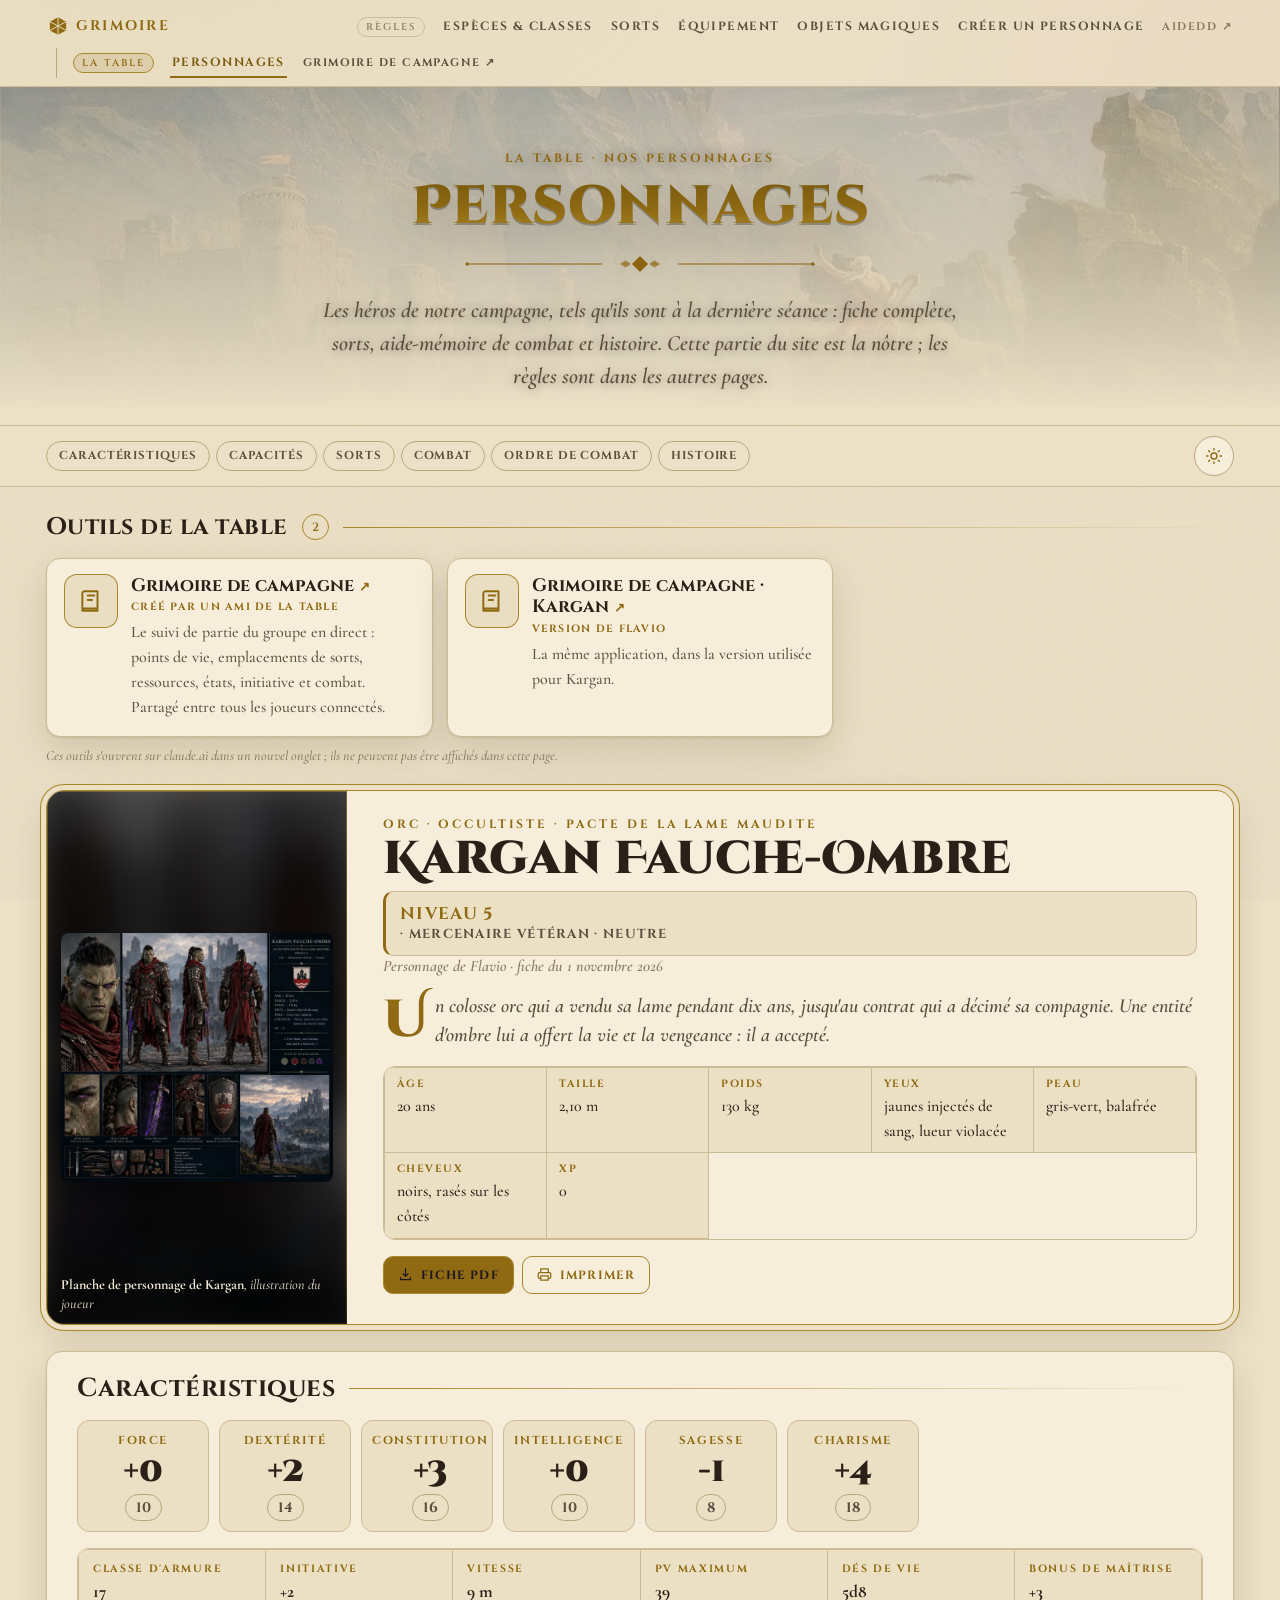
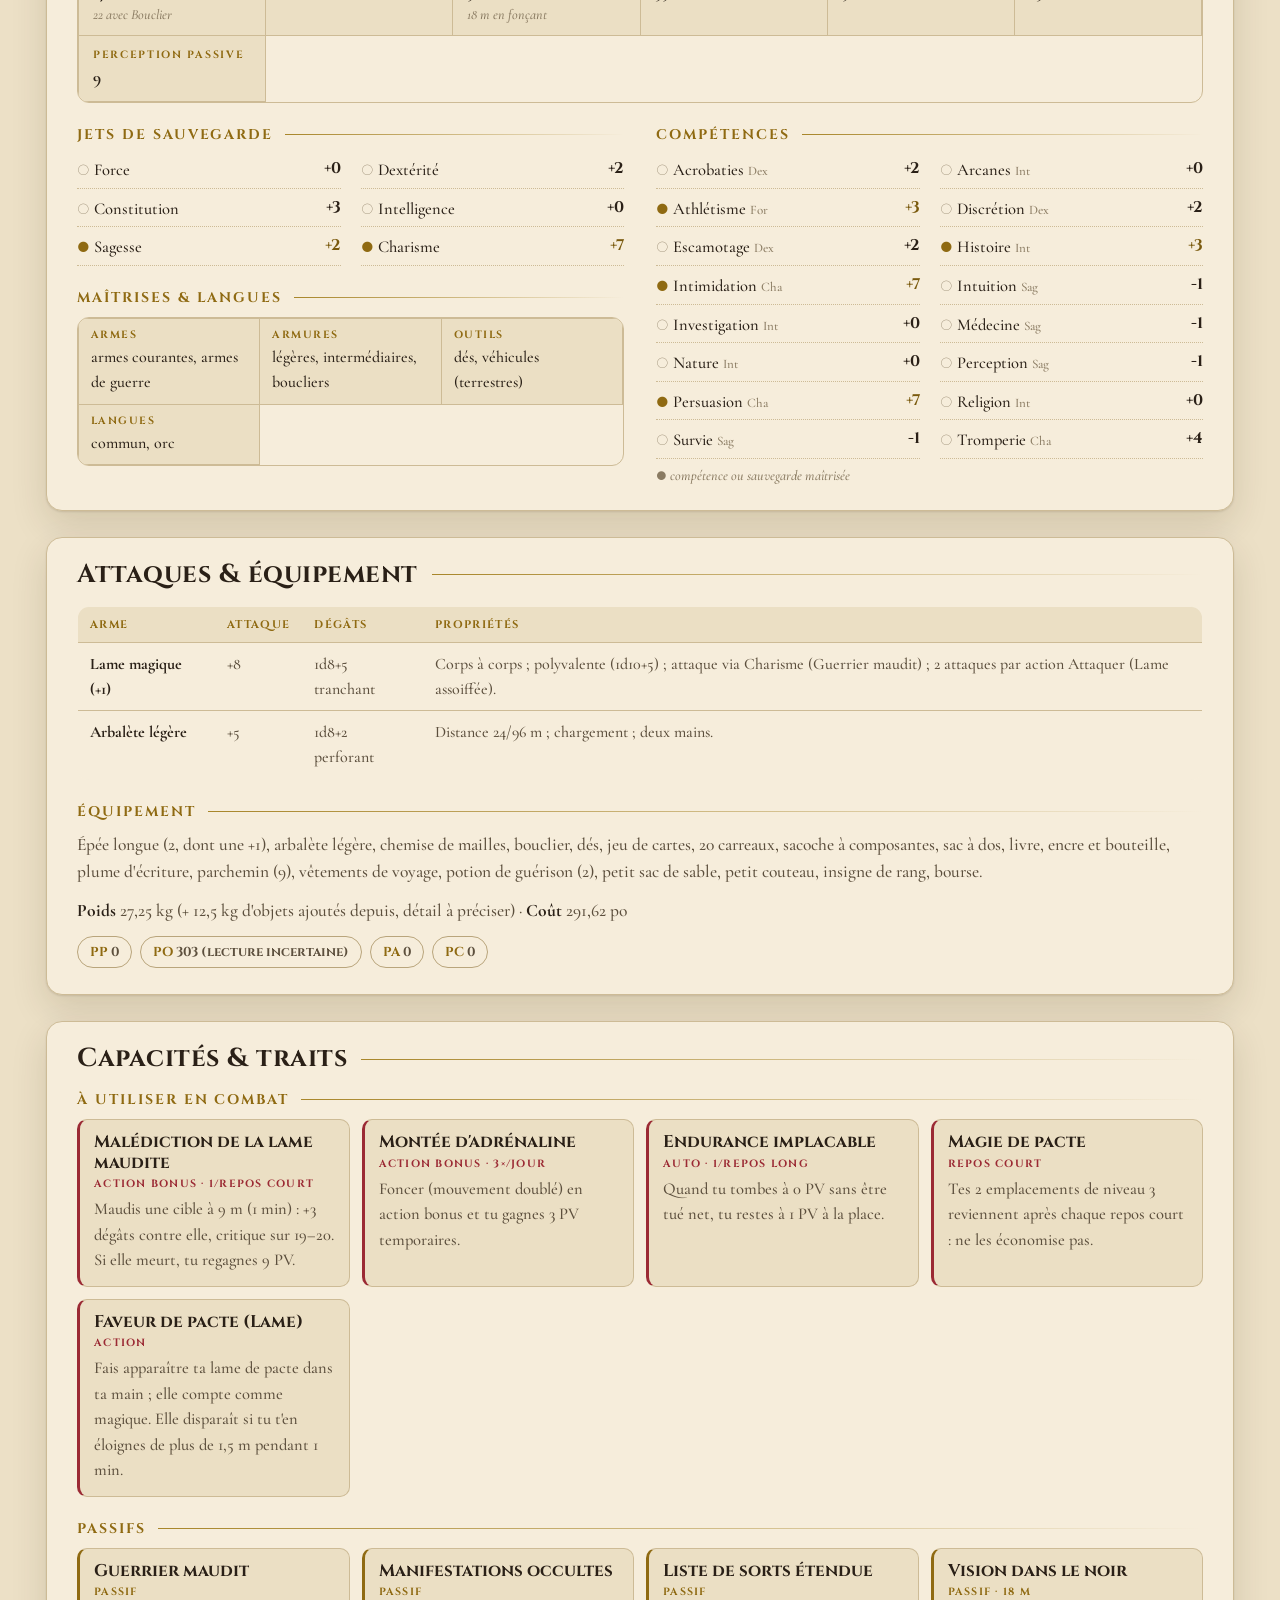
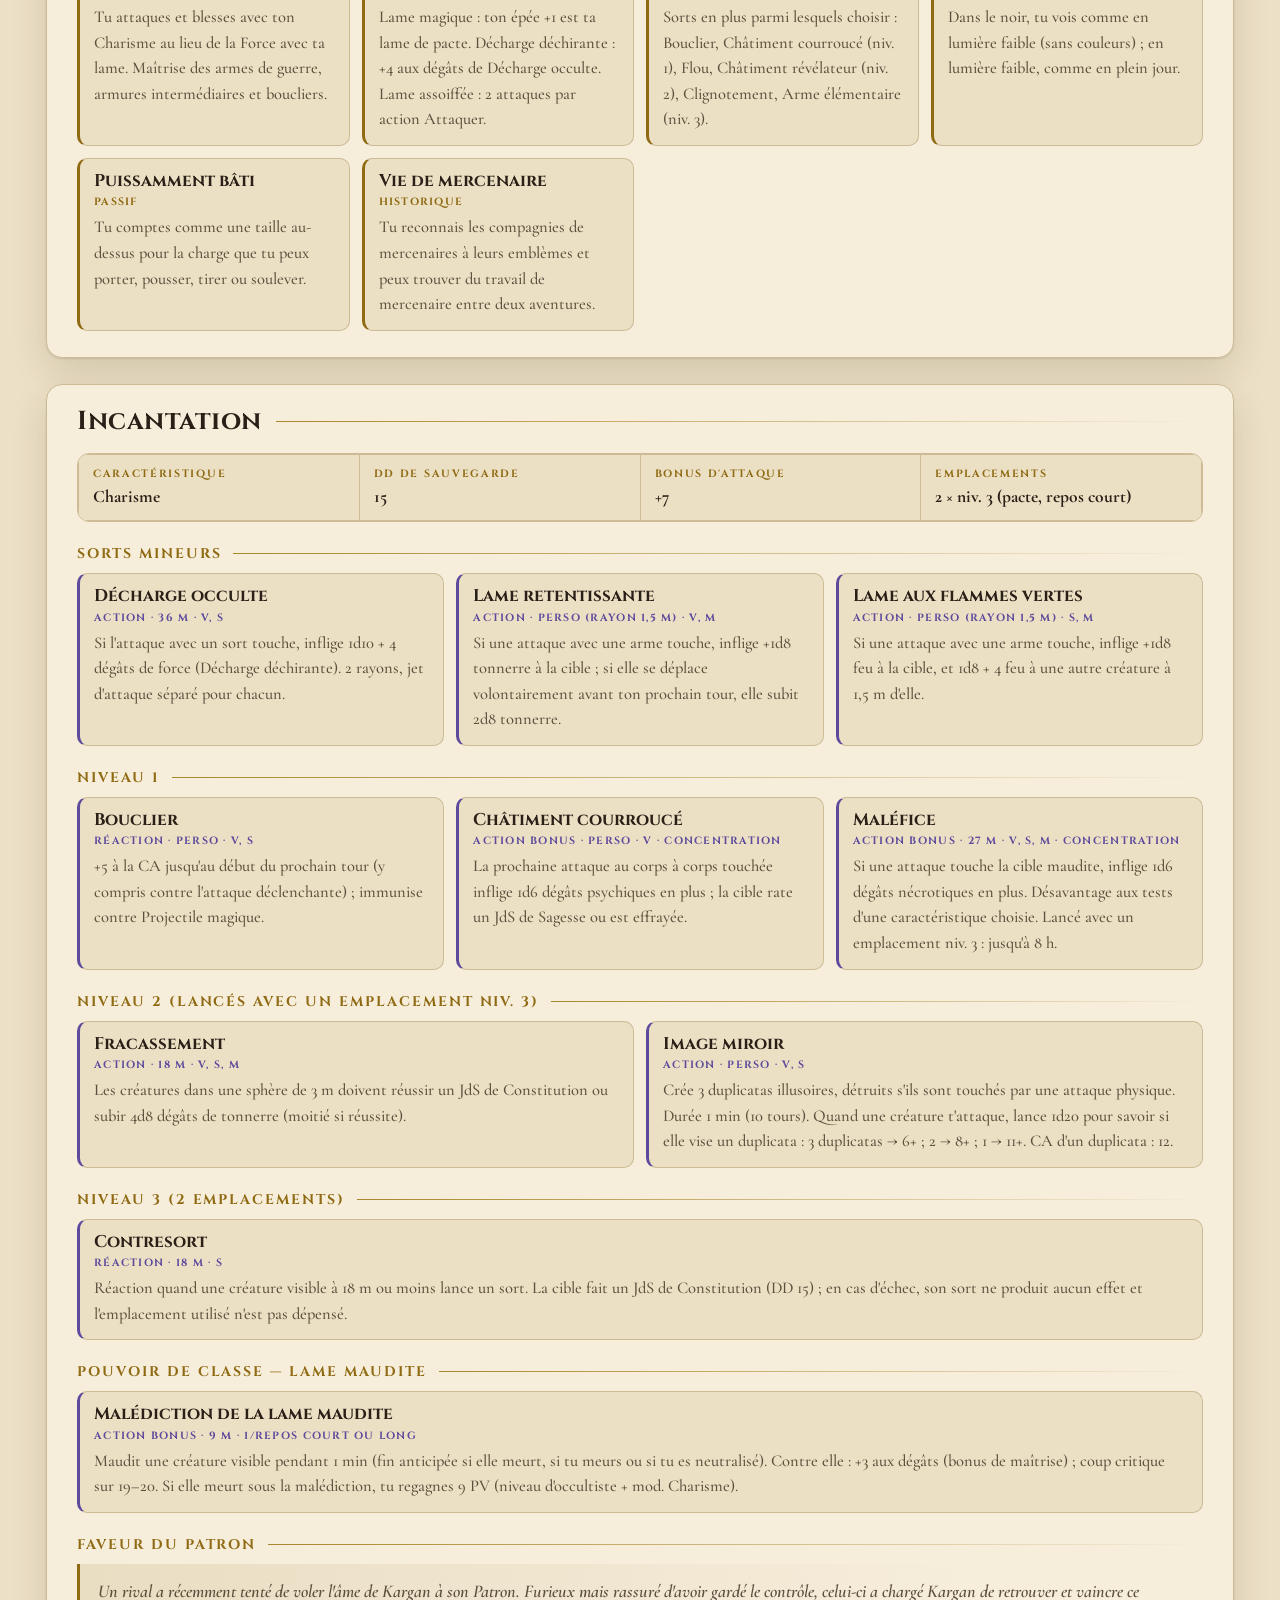
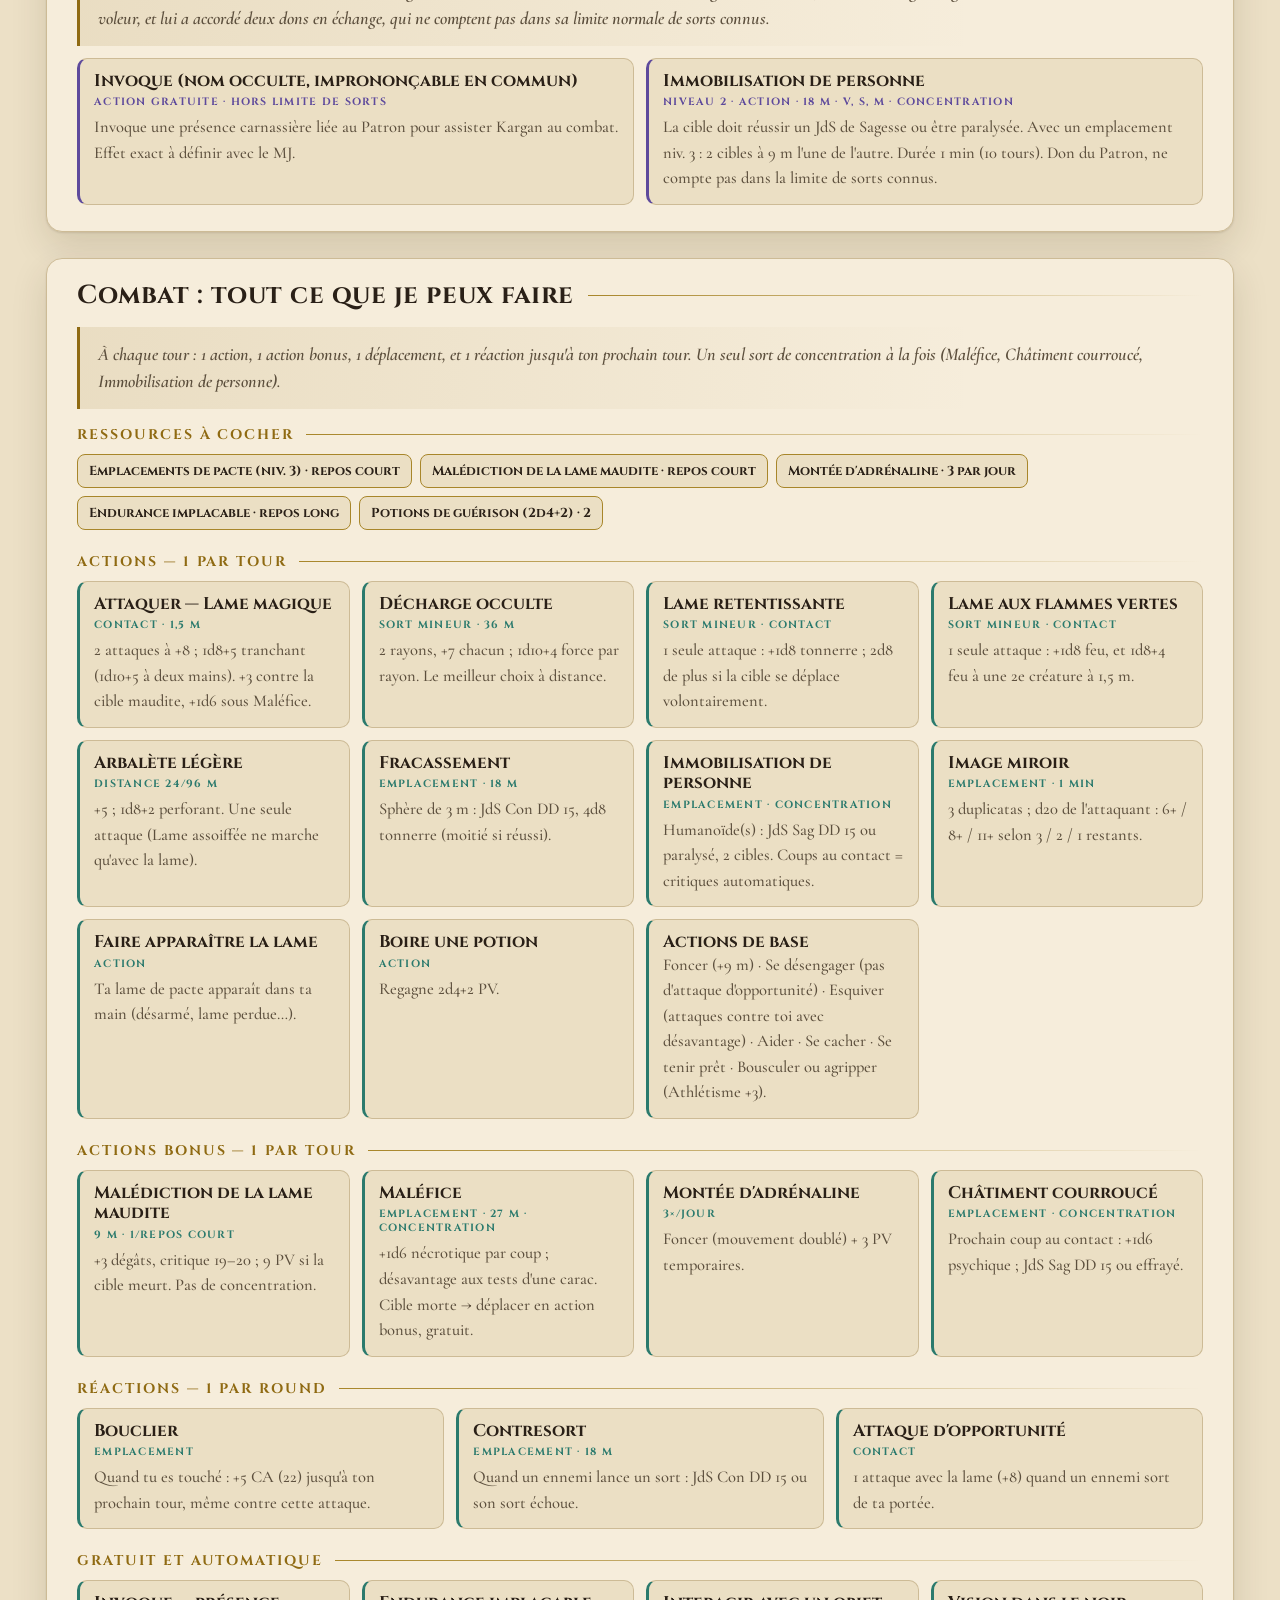
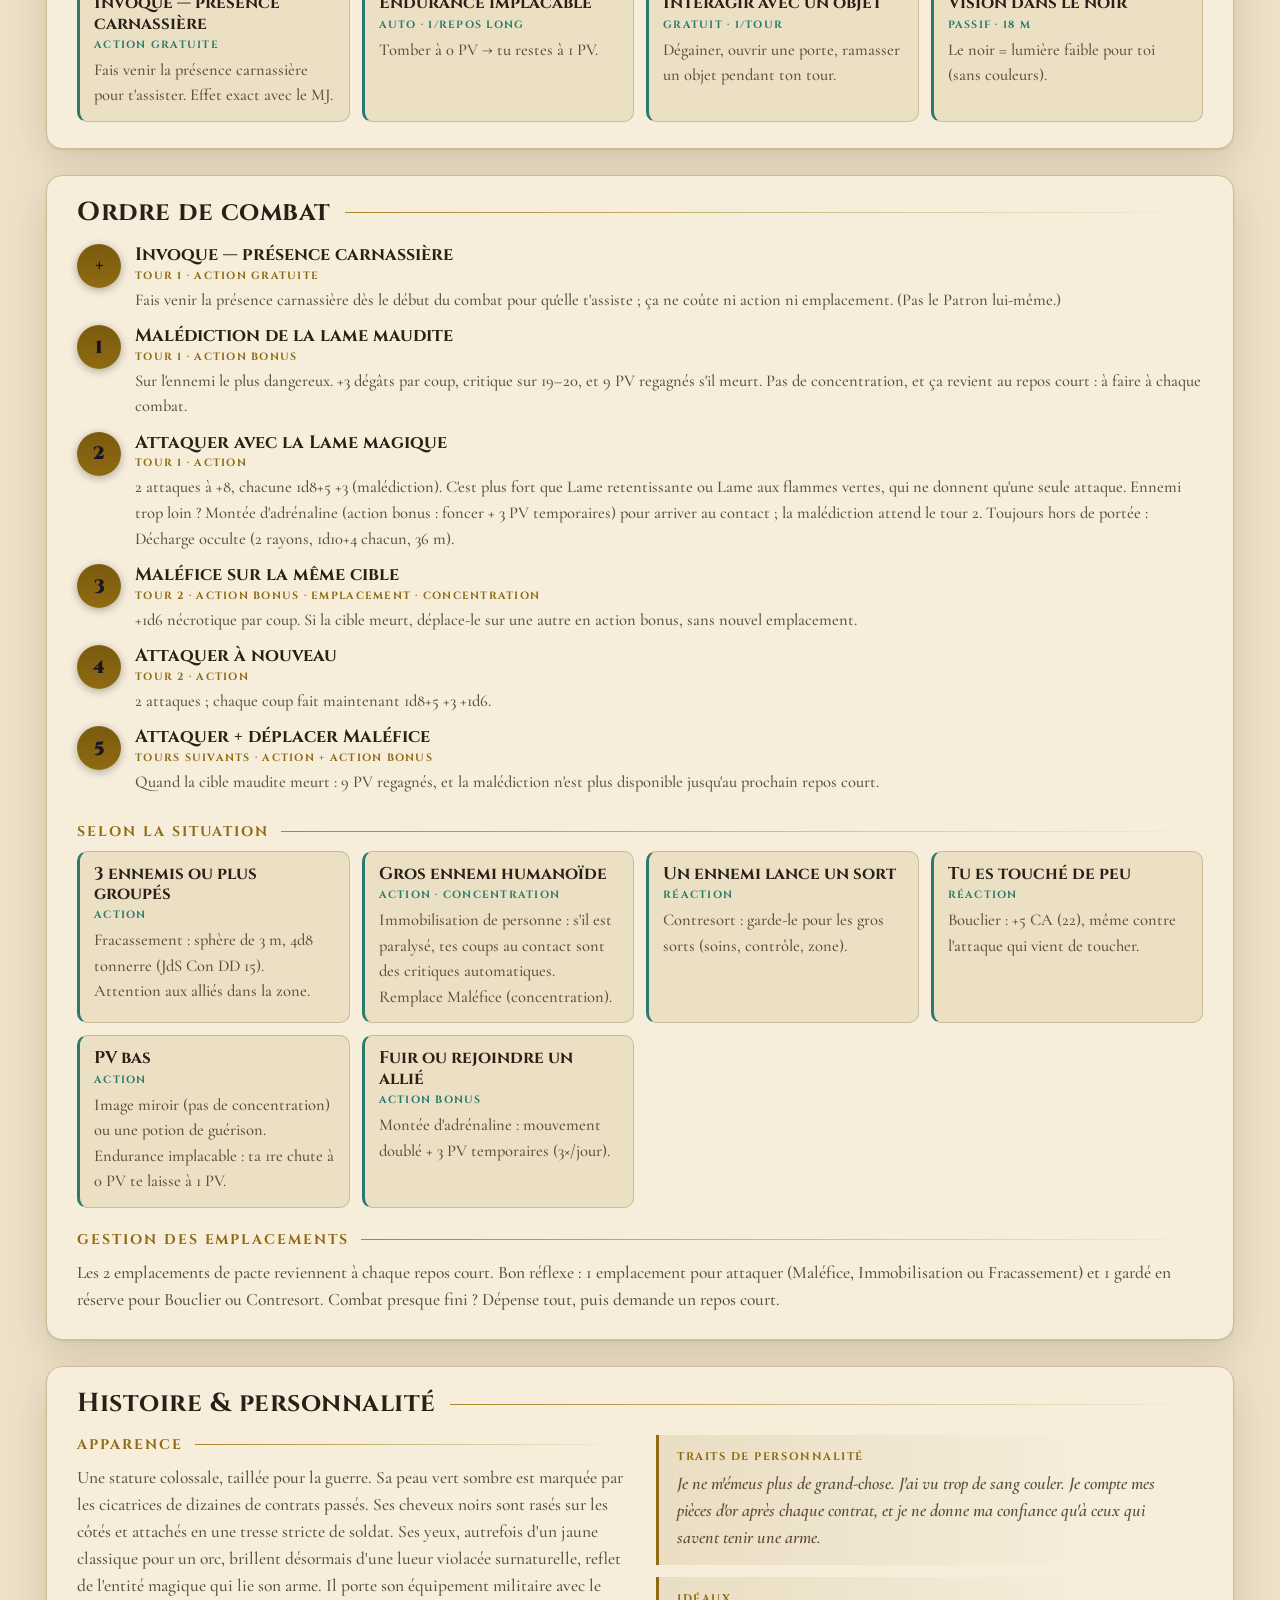
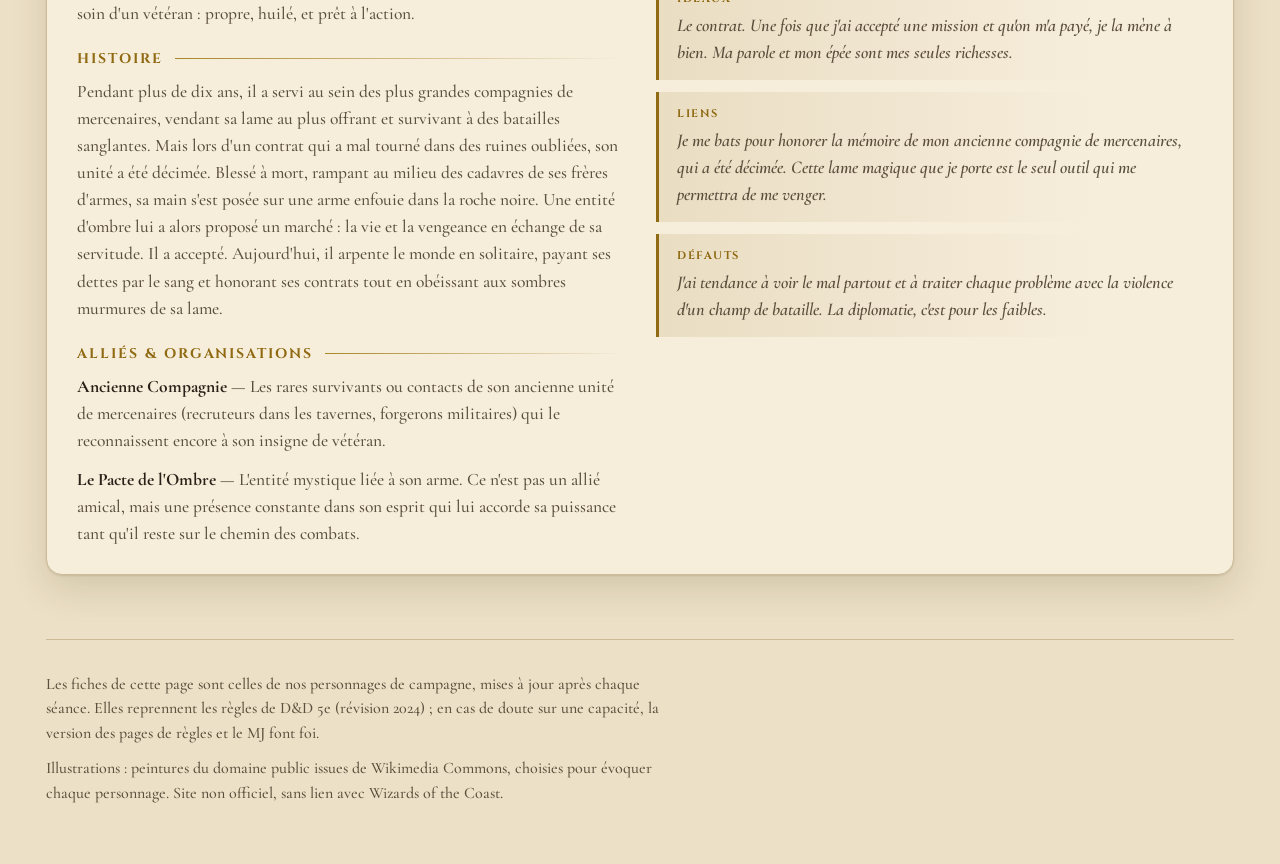
<file: docs/personnages.html>
<!doctype html>
<html lang="fr">
<head>
<meta charset="utf-8">
<meta name="viewport" content="width=device-width,initial-scale=1,viewport-fit=cover">
<title>Personnages · Grimoire de l'aventurier</title>
<meta name="description" content="Les personnages de notre table de D&D 5e : fiches complètes, sorts, aide-mémoire de combat et histoire de chaque héros.">
<link rel="icon" href="data:image/svg+xml,%3Csvg xmlns='http://www.w3.org/2000/svg' viewBox='0 0 64 64'%3E%3Cpath d='M32 4 58 18v28L32 60 6 46V18z' fill='%23d4af37'/%3E%3Cpath d='M32 4v56M6 18l26 14 26-14M6 46l26-14 26 14' stroke='%231a1424' stroke-width='3' fill='none'/%3E%3C/svg%3E">
<link rel="preconnect" href="https://fonts.googleapis.com">
<link rel="preconnect" href="https://fonts.gstatic.com" crossorigin>
<link rel="stylesheet" href="https://fonts.googleapis.com/css2?family=Cinzel:wght@500;700;900&family=Cinzel+Decorative:wght@700;900&family=Cormorant+Garamond:ital,wght@0,500;0,600;0,700;1,500;1,600&display=swap">
<link rel="stylesheet" href="style.css">
<style>
/* styles propres à la page Personnages */
.outils{margin-top:26px}
.tools{display:grid;grid-template-columns:repeat(auto-fill,minmax(300px,1fr));gap:14px;margin-top:16px}
.tool{display:grid;grid-template-columns:52px 1fr;gap:14px;align-items:start;text-decoration:none;color:inherit;background:var(--surface);border:1px solid var(--line);border-radius:14px;padding:16px 18px;box-shadow:var(--shadow);transition:transform .2s,border-color .2s,box-shadow .2s}
.tool:hover{transform:translateY(-3px);border-color:var(--gold-3);box-shadow:var(--glow)}
.tool .ico{width:52px;height:52px;border-radius:12px;background:var(--gold-soft);display:grid;place-items:center;color:var(--gold);box-shadow:0 0 0 1px var(--gold-3)}
.tool .ico svg{width:26px;height:26px;fill:none;stroke:currentColor;stroke-width:1.8;stroke-linecap:round;stroke-linejoin:round}
.tool b{display:block;font:700 18px/1.2 var(--display);color:var(--ink)}
.tool b small{font-size:13px;color:var(--gold)}
.tool i{display:block;font:700 10.5px var(--display);font-style:normal;letter-spacing:.12em;text-transform:uppercase;color:var(--gold);margin:4px 0 6px}
.tool p{margin:0;font-size:16px;color:var(--ink-2)}
.outils .maj{margin:10px 0 0}
.head .pic.fit{display:grid;place-items:center;padding:14px}
.head .pic.fit::before{content:"";position:absolute;inset:-30px;background:var(--bg-img) center/cover no-repeat;filter:blur(24px) saturate(.7) brightness(.45);z-index:0}
.head .pic.fit a{position:relative;z-index:1;display:block;width:100%;border-radius:8px;overflow:hidden;box-shadow:0 14px 34px rgba(0,0,0,.45)}
.head .pic.fit img{height:auto;object-fit:contain;display:block}
.head .pic.fit .credit{z-index:1}

.hero.small .hero-art img{object-position:50% 20%}
.bar-in .tabs{flex-wrap:wrap}
.anchors{display:flex;flex-wrap:wrap;gap:6px}
.anchors a{font:700 11.5px/1 var(--display);letter-spacing:.08em;text-transform:uppercase;border:1px solid var(--line-2);color:var(--ink-2);padding:8px 12px;border-radius:999px;text-decoration:none;transition:all .15s}
.anchors a:hover{border-color:var(--gold-3);color:var(--ink)}
.perso{margin-top:26px;display:grid;gap:26px}
.head{display:grid;grid-template-columns:minmax(0,300px) minmax(0,1fr);background:var(--surface);border:1px solid var(--gold-3);border-radius:18px;box-shadow:0 0 0 5px var(--bg),0 0 0 6px var(--gold-3),var(--shadow);overflow:hidden}
.head .pic{position:relative;min-height:320px;background:var(--surface-2);overflow:hidden}
.head .pic img{width:100%;height:100%;object-fit:cover;object-position:var(--pos,50% 30%);display:block}
.head .pic::after{content:"";position:absolute;inset:0;box-shadow:inset 0 0 0 1px rgba(212,175,55,.35),inset 0 0 60px rgba(0,0,0,.35);pointer-events:none}
.head .pic .credit{position:absolute;left:0;right:0;bottom:0;margin:0;padding:10px 14px;background:linear-gradient(to top,rgba(0,0,0,.6),transparent);color:#cfc7b6}
.head .pic .credit b{color:#efe6d2}
.head .txt{padding:26px clamp(18px,3.5vw,36px) 30px;display:grid;gap:16px;align-content:start;min-width:0}
.head h2{font:900 clamp(30px,4.5vw,46px)/1.05 var(--fancy);margin:4px 0 0;color:var(--ink);text-wrap:balance}
.head .sub{font:700 13px var(--display);letter-spacing:.1em;text-transform:uppercase;color:var(--ink-2);margin-top:8px}
.head .sub b{color:var(--gold)}
.head .player{font:italic 600 16px var(--body);color:var(--ink-3)}
.head .intro{font-size:20px}
.kv{display:grid;grid-template-columns:repeat(auto-fill,minmax(150px,1fr));gap:1px;padding:1px;border:1px solid var(--line);border-radius:12px;overflow:hidden;margin:0}
.kv div{background:var(--surface-2);padding:9px 12px;box-shadow:0 0 0 1px var(--line)}
.kv dt{font:700 10.5px var(--display);letter-spacing:.14em;text-transform:uppercase;color:var(--gold)}
.kv dd{margin:3px 0 0;font-size:16px;color:var(--ink)}
.btns{display:flex;flex-wrap:wrap;gap:8px}
.btn{font:700 12px var(--display);letter-spacing:.1em;text-transform:uppercase;border:1px solid var(--gold-3);background:var(--surface);color:var(--gold);padding:10px 14px;border-radius:10px;cursor:pointer;text-decoration:none;display:inline-flex;align-items:center;gap:8px}
.btn:hover{background:var(--gold);color:#1a1424}
.btn.primary{background:var(--gold);color:#1a1424}
.btn.primary:hover{background:var(--gold-2)}
.btn svg{width:15px;height:15px;fill:none;stroke:currentColor;stroke-width:2;stroke-linecap:round;stroke-linejoin:round}
.block{background:var(--surface);border:1px solid var(--line);border-radius:var(--radius);padding:22px clamp(16px,3vw,30px) 26px;box-shadow:var(--shadow);scroll-margin-top:96px}
.block h3{font:700 clamp(20px,2.6vw,26px)/1.15 var(--display);margin:0 0 16px;display:flex;align-items:center;gap:14px;color:var(--ink);letter-spacing:.02em}
.block h3::after{content:"";flex:1;height:1px;background:linear-gradient(90deg,var(--gold-3),transparent)}
.block h4{font:700 14px var(--display);letter-spacing:.14em;text-transform:uppercase;margin:22px 0 10px;color:var(--gold);display:flex;align-items:center;gap:12px}
.block h4:first-of-type{margin-top:0}
.block h4::after{content:"";flex:1;height:1px;background:linear-gradient(90deg,var(--gold-3),transparent)}
.abil{display:grid;grid-template-columns:repeat(auto-fill,minmax(130px,1fr));gap:10px}
.ab{border:1px solid var(--line);border-radius:12px;padding:12px 10px 10px;background:var(--surface-2);text-align:center;display:grid;gap:2px}
.ab b{font:700 11.5px var(--display);letter-spacing:.14em;text-transform:uppercase;color:var(--gold)}
.ab .mod{font:900 34px/1 var(--fancy);color:var(--ink);margin-top:4px}
.ab .tot{font:700 14px var(--display);color:var(--ink-2);border:1px solid var(--line-2);border-radius:999px;padding:3px 10px;justify-self:center;margin-top:4px}
.stats{margin-top:16px}
.stat dd small{display:block;font:italic 500 14px var(--body);color:var(--ink-3);margin-top:2px}
.cols{display:grid;grid-template-columns:repeat(auto-fit,minmax(280px,1fr));gap:22px 32px}
.skl{display:grid;grid-template-columns:repeat(auto-fill,minmax(210px,1fr));gap:4px 20px;font-size:16.5px}
.skl div{display:flex;justify-content:space-between;gap:8px;border-bottom:1px dotted var(--line);padding:4px 0}
.skl .p{color:var(--gold);font-weight:700}
.skl .o{color:var(--ink-3)}
.skl small{color:var(--ink-3);font-size:13px;margin-left:4px}
.skl .m{font:700 15.5px var(--display);color:var(--ink)}
.skl .pro .m{color:var(--gold-2)}
.subs{display:grid;grid-template-columns:repeat(auto-fit,minmax(260px,1fr));gap:12px}
.sub{border:1px solid var(--line);border-left:3px solid var(--gold);border-radius:10px;padding:12px 14px;background:var(--surface-2)}
.sub b{display:block;font:700 17px/1.2 var(--display);color:var(--ink)}
.sub i{display:block;font:700 10.5px var(--display);font-style:normal;letter-spacing:.12em;text-transform:uppercase;color:var(--gold);margin:4px 0 6px}
.sub p{margin:0;font-size:16.5px;color:var(--ink-2)}
.sub.teal{border-left-color:var(--teal)} .sub.teal i{color:var(--teal)}
.sub.crimson{border-left-color:var(--crimson)} .sub.crimson i{color:var(--crimson)}
.sub.violet{border-left-color:var(--violet)} .sub.violet i{color:var(--violet)}
.res{display:flex;flex-wrap:wrap;gap:8px}
.res span{border:1px solid var(--gold-3);border-radius:8px;padding:7px 11px;font:700 13px var(--display);color:var(--ink);background:var(--surface-2)}
.steps{list-style:none;margin:0;padding:0;display:grid;gap:12px}
.steps li{display:grid;grid-template-columns:44px 1fr;gap:14px;align-items:start}
.steps .n{width:44px;height:44px;display:grid;place-items:center;border-radius:50%;background:linear-gradient(180deg,var(--gold-2),var(--gold));color:#1a1424;font:900 18px var(--display);box-shadow:0 2px 8px rgba(0,0,0,.3)}
.steps b{display:block;font:700 18px/1.2 var(--display);color:var(--ink)}
.steps i{display:block;font:700 10.5px var(--display);font-style:normal;letter-spacing:.12em;text-transform:uppercase;color:var(--gold);margin:3px 0 5px}
.steps p{margin:0;color:var(--ink-2);font-size:16.5px}
.prose p{margin:0 0 12px;color:var(--ink-2);font-size:17.5px;line-height:1.55}
.prose p:last-child{margin-bottom:0}
.prose p b{color:var(--ink)}
.quote{margin:0;padding:14px 18px;border-left:3px solid var(--gold);background:linear-gradient(90deg,var(--gold-soft),transparent 80%);border-radius:0 12px 12px 0;font:italic 600 18px/1.5 var(--body);color:var(--ink-2)}
.quote b{display:block;font:700 11px var(--display);font-style:normal;letter-spacing:.14em;text-transform:uppercase;color:var(--gold);margin-bottom:6px}
.pieces{display:flex;flex-wrap:wrap;gap:8px;margin-top:12px}
.pieces span{border:1px solid var(--line-2);border-radius:999px;padding:6px 12px;font:700 13px var(--display);color:var(--ink-2)}
.pieces span b{color:var(--gold)}
.empty{color:var(--ink-2);padding:60px 0;text-align:center;font-style:italic;font-size:20px}
.maj{font:italic 500 14px var(--body);color:var(--ink-3)}
@media (max-width:760px){
  .head{grid-template-columns:1fr}
  .head .pic{min-height:0;aspect-ratio:16/10}
  .head .txt{padding:20px 16px 24px}
}
@media print{
  nav.site,.hero,.bar,footer,.btns,.anchors,.theme{display:none!important}
  body{background:#fff;color:#111;font-size:12.5px}
  body::before,body::after{display:none}
  .head,.block{box-shadow:none;border:1px solid #999;break-inside:avoid;background:#fff;color:#111}
  .head h2,.block h3,.ab .mod,.skl .m,.sub b,.steps b,.stat dd,.kv dd{color:#111}
  .ab,.sub,.kv div,.stat{background:#fff}
}
</style>
</head>
<body data-page="personnages">
<nav class="site" aria-label="Sections du site">
  <div class="wrap site-in">
    <a class="brand" href="index.html"><svg viewBox="0 0 64 64" aria-hidden="true"><path d="M32 4 58 18v28L32 60 6 46V18z" fill="currentColor"/><path d="M32 4v56M6 18l26 14 26-14M6 46l26-14 26 14" stroke="var(--bg)" stroke-width="3" fill="none"/></svg>Grimoire</a>
    <span class="nav-group" aria-label="Les règles"><span class="nav-label">Règles</span>
      <a href="index.html" data-page="index">Espèces &amp; classes</a>
      <a href="sorts.html" data-page="sorts">Sorts</a>
      <a href="equipement.html" data-page="equipement">Équipement</a>
      <a href="objets.html" data-page="objets">Objets magiques</a>
      <a href="creation.html" data-page="creation">Créer un personnage</a>
      <a class="ext" href="https://www.aidedd.org/" target="_blank" rel="noopener" title="AideDD, le site de référence (règles, sorts, monstres)">AideDD ↗</a>
    </span>
    <span class="nav-group table" aria-label="Notre table"><span class="nav-label">La table</span>
      <a href="personnages.html" data-page="personnages">Personnages</a>
      <a class="ext" href="https://claude.ai/artifact/JBnTUgHS7cgmXj76AXV2MT" target="_blank" rel="noopener" title="Suivi de partie du groupe (s'ouvre sur claude.ai)">Grimoire de campagne ↗</a>
    </span>
  </div>
</nav>
<header class="hero small">
  <div class="hero-art" aria-hidden="true"><img src="img/hero.jpg" alt=""></div>
  <div class="wrap hero-in">
    <div class="eyebrow">La table · nos personnages</div>
    <h1>Personnages</h1>
    <svg class="flourish" viewBox="0 0 400 24" aria-hidden="true"><path d="M8 12h150M242 12h150" stroke="currentColor" stroke-width="1.2"/><path d="M200 3l9 9-9 9-9-9z" fill="currentColor"/><path d="M178 12l6-4 6 4-6 4zM210 12l6-4 6 4-6 4z" fill="currentColor" opacity=".7"/><circle cx="8" cy="12" r="2" fill="currentColor"/><circle cx="392" cy="12" r="2" fill="currentColor"/></svg>
    <p class="lede">Les héros de notre campagne, tels qu'ils sont à la dernière séance : fiche complète, sorts, aide-mémoire de combat et histoire. Cette partie du site est la nôtre ; les règles sont dans les autres pages.</p>
  </div>
</header>

<div class="bar" role="toolbar" aria-label="Personnages et sections">
  <div class="wrap bar-in">
    <div class="tabs" role="tablist" id="tabs"></div>
    <div class="anchors" id="anchors">
      <a href="#stats">Caractéristiques</a><a href="#capacites">Capacités</a><a href="#sorts">Sorts</a><a href="#combat">Combat</a><a href="#ordre">Ordre de combat</a><a href="#histoire">Histoire</a>
    </div>
    <button class="theme" id="theme" type="button" aria-label="Changer de thème" title="Thème clair / sombre">
      <svg class="moon" viewBox="0 0 24 24"><path d="M21 13A8.5 8.5 0 0 1 11 3a8.5 8.5 0 1 0 10 10z"/></svg>
      <svg class="sun" viewBox="0 0 24 24"><circle cx="12" cy="12" r="4"/><path d="M12 2v2M12 20v2M2 12h2M20 12h2M4.9 4.9l1.4 1.4M17.7 17.7l1.4 1.4M4.9 19.1l1.4-1.4M17.7 6.3l1.4-1.4"/></svg>
    </button>
  </div>
</div>

<div class="wrap">
  <section class="outils" id="outils" aria-label="Outils de la table"></section>
  <main id="perso" class="perso" aria-live="polite"></main>

  <footer>
    <p>Les fiches de cette page sont celles de nos personnages de campagne, mises à jour après chaque séance. Elles reprennent les règles de D&amp;D 5e (révision 2024) ; en cas de doute sur une capacité, la version des pages de règles et le MJ font foi.</p>
    <p>Illustrations : peintures du domaine public issues de Wikimedia Commons, choisies pour évoquer chaque personnage. Site non officiel, sans lien avec Wizards of the Coast.</p>
  </footer>
</div>

<script>
const DATA={"personnages":[{"id":"kargan","nom":"Kargan Fauche-Ombre","joueur":"Flavio","espece":"Orc","classe":"Occultiste","sousclasse":"Pacte de la Lame maudite","niveau":5,"historique":"Mercenaire vétéran","alignement":"Neutre","maj":"2026-11-01","pdf":"fiches/kargan-fauche-ombre-niv5.pdf","img":{"f":"perso/kargan.jpg","fit":true,"t":"Planche de personnage de Kargan","a":"illustration du joueur","fallback":"orc.jpg","fallback_t":"Kidōmaru","fallback_a":"Utagawa Kuniyoshi","fallback_y":"v. 1850"},"accroche":"Un colosse orc qui a vendu sa lame pendant dix ans, jusqu'au contrat qui a décimé sa compagnie. Une entité d'ombre lui a offert la vie et la vengeance : il a accepté.","identite":[["Âge","20 ans"],["Taille","2,10 m"],["Poids","130 kg"],["Yeux","jaunes injectés de sang, lueur violacée"],["Peau","gris-vert, balafrée"],["Cheveux","noirs, rasés sur les côtés"],["XP","0"]],"caracs":{"for":10,"dex":14,"con":16,"int":10,"sag":8,"cha":18},"combat":{"ca":"17","ca_note":"22 avec Bouclier","init":"+2","vitesse":"9 m","vitesse_note":"18 m en fonçant","pv":39,"dv":"5d8","bm":"+3","percep":9},"sauvegardes":{"for":["+0",false],"dex":["+2",false],"con":["+3",false],"int":["+0",false],"sag":["+2",true],"cha":["+7",true]},"maitrises":[["Armes","armes courantes, armes de guerre"],["Armures","légères, intermédiaires, boucliers"],["Outils","dés, véhicules (terrestres)"],["Langues","commun, orc"]],"competences":[["Acrobaties","Dex","+2",false],["Arcanes","Int","+0",false],["Athlétisme","For","+3",true],["Discrétion","Dex","+2",false],["Escamotage","Dex","+2",false],["Histoire","Int","+3",true],["Intimidation","Cha","+7",true],["Intuition","Sag","-1",false],["Investigation","Int","+0",false],["Médecine","Sag","-1",false],["Nature","Int","+0",false],["Perception","Sag","-1",false],["Persuasion","Cha","+7",true],["Religion","Int","+0",false],["Survie","Sag","-1",false],["Tromperie","Cha","+4",false]],"attaques":[{"nom":"Lame magique (+1)","att":"+8","degats":"1d8+5 tranchant","props":"Corps à corps ; polyvalente (1d10+5) ; attaque via Charisme (Guerrier maudit) ; 2 attaques par action Attaquer (Lame assoiffée)."},{"nom":"Arbalète légère","att":"+5","degats":"1d8+2 perforant","props":"Distance 24/96 m ; chargement ; deux mains."}],"equipement":{"liste":"Épée longue (2, dont une +1), arbalète légère, chemise de mailles, bouclier, dés, jeu de cartes, 20 carreaux, sacoche à composantes, sac à dos, livre, encre et bouteille, plume d'écriture, parchemin (9), vêtements de voyage, potion de guérison (2), petit sac de sable, petit couteau, insigne de rang, bourse.","poids":"27,25 kg (+ 12,5 kg d'objets ajoutés depuis, détail à préciser)","cout":"291,62 po","pieces":[["PP","0"],["PO","303 (lecture incertaine)"],["PA","0"],["PC","0"]]},"capacites":[{"nom":"Malédiction de la lame maudite","tag":"Action bonus · 1/repos court","txt":"Maudis une cible à 9 m (1 min) : +3 dégâts contre elle, critique sur 19–20. Si elle meurt, tu regagnes 9 PV."},{"nom":"Montée d'adrénaline","tag":"Action bonus · 3×/jour","txt":"Foncer (mouvement doublé) en action bonus et tu gagnes 3 PV temporaires."},{"nom":"Endurance implacable","tag":"Auto · 1/repos long","txt":"Quand tu tombes à 0 PV sans être tué net, tu restes à 1 PV à la place."},{"nom":"Magie de pacte","tag":"Repos court","txt":"Tes 2 emplacements de niveau 3 reviennent après chaque repos court : ne les économise pas."},{"nom":"Faveur de pacte (Lame)","tag":"Action","txt":"Fais apparaître ta lame de pacte dans ta main ; elle compte comme magique. Elle disparaît si tu t'en éloignes de plus de 1,5 m pendant 1 min."}],"passifs":[{"nom":"Guerrier maudit","tag":"Passif","txt":"Tu attaques et blesses avec ton Charisme au lieu de la Force avec ta lame. Maîtrise des armes de guerre, armures intermédiaires et boucliers."},{"nom":"Manifestations occultes","tag":"Passif","txt":"Lame magique : ton épée +1 est ta lame de pacte. Décharge déchirante : +4 aux dégâts de Décharge occulte. Lame assoiffée : 2 attaques par action Attaquer."},{"nom":"Liste de sorts étendue","tag":"Passif","txt":"Sorts en plus parmi lesquels choisir : Bouclier, Châtiment courroucé (niv. 1), Flou, Châtiment révélateur (niv. 2), Clignotement, Arme élémentaire (niv. 3)."},{"nom":"Vision dans le noir","tag":"Passif · 18 m","txt":"Dans le noir, tu vois comme en lumière faible (sans couleurs) ; en lumière faible, comme en plein jour."},{"nom":"Puissamment bâti","tag":"Passif","txt":"Tu comptes comme une taille au-dessus pour la charge que tu peux porter, pousser, tirer ou soulever."},{"nom":"Vie de mercenaire","tag":"Historique","txt":"Tu reconnais les compagnies de mercenaires à leurs emblèmes et peux trouver du travail de mercenaire entre deux aventures."}],"incantation":{"carac":"Charisme","dd":15,"att":"+7","emplacements":"2 × niv. 3 (pacte, repos court)","groupes":[{"titre":"Sorts mineurs","sorts":[{"nom":"Décharge occulte","tag":"Action · 36 m · V, S","txt":"Si l'attaque avec un sort touche, inflige 1d10 + 4 dégâts de force (Décharge déchirante). 2 rayons, jet d'attaque séparé pour chacun."},{"nom":"Lame retentissante","tag":"Action · perso (rayon 1,5 m) · V, M","txt":"Si une attaque avec une arme touche, inflige +1d8 tonnerre à la cible ; si elle se déplace volontairement avant ton prochain tour, elle subit 2d8 tonnerre."},{"nom":"Lame aux flammes vertes","tag":"Action · perso (rayon 1,5 m) · S, M","txt":"Si une attaque avec une arme touche, inflige +1d8 feu à la cible, et 1d8 + 4 feu à une autre créature à 1,5 m d'elle."}]},{"titre":"Niveau 1","sorts":[{"nom":"Bouclier","tag":"Réaction · perso · V, S","txt":"+5 à la CA jusqu'au début du prochain tour (y compris contre l'attaque déclenchante) ; immunise contre Projectile magique."},{"nom":"Châtiment courroucé","tag":"Action bonus · perso · V · concentration","txt":"La prochaine attaque au corps à corps touchée inflige 1d6 dégâts psychiques en plus ; la cible rate un JdS de Sagesse ou est effrayée."},{"nom":"Maléfice","tag":"Action bonus · 27 m · V, S, M · concentration","txt":"Si une attaque touche la cible maudite, inflige 1d6 dégâts nécrotiques en plus. Désavantage aux tests d'une caractéristique choisie. Lancé avec un emplacement niv. 3 : jusqu'à 8 h."}]},{"titre":"Niveau 2 (lancés avec un emplacement niv. 3)","sorts":[{"nom":"Fracassement","tag":"Action · 18 m · V, S, M","txt":"Les créatures dans une sphère de 3 m doivent réussir un JdS de Constitution ou subir 4d8 dégâts de tonnerre (moitié si réussite)."},{"nom":"Image miroir","tag":"Action · perso · V, S","txt":"Crée 3 duplicatas illusoires, détruits s'ils sont touchés par une attaque physique. Durée 1 min (10 tours). Quand une créature t'attaque, lance 1d20 pour savoir si elle vise un duplicata : 3 duplicatas → 6+ ; 2 → 8+ ; 1 → 11+. CA d'un duplicata : 12."}]},{"titre":"Niveau 3 (2 emplacements)","sorts":[{"nom":"Contresort","tag":"Réaction · 18 m · S","txt":"Réaction quand une créature visible à 18 m ou moins lance un sort. La cible fait un JdS de Constitution (DD 15) ; en cas d'échec, son sort ne produit aucun effet et l'emplacement utilisé n'est pas dépensé."}]},{"titre":"Pouvoir de classe — Lame maudite","sorts":[{"nom":"Malédiction de la lame maudite","tag":"Action bonus · 9 m · 1/repos court ou long","txt":"Maudit une créature visible pendant 1 min (fin anticipée si elle meurt, si tu meurs ou si tu es neutralisé). Contre elle : +3 aux dégâts (bonus de maîtrise) ; coup critique sur 19–20. Si elle meurt sous la malédiction, tu regagnes 9 PV (niveau d'occultiste + mod. Charisme)."}]},{"titre":"Faveur du patron","intro":"Un rival a récemment tenté de voler l'âme de Kargan à son Patron. Furieux mais rassuré d'avoir gardé le contrôle, celui-ci a chargé Kargan de retrouver et vaincre ce voleur, et lui a accordé deux dons en échange, qui ne comptent pas dans sa limite normale de sorts connus.","sorts":[{"nom":"Invoque (nom occulte, imprononçable en commun)","tag":"Action gratuite · hors limite de sorts","txt":"Invoque une présence carnassière liée au Patron pour assister Kargan au combat. Effet exact à définir avec le MJ."},{"nom":"Immobilisation de personne","tag":"Niveau 2 · action · 18 m · V, S, M · concentration","txt":"La cible doit réussir un JdS de Sagesse ou être paralysée. Avec un emplacement niv. 3 : 2 cibles à 9 m l'une de l'autre. Durée 1 min (10 tours). Don du Patron, ne compte pas dans la limite de sorts connus."}]}]},"ressources":["Emplacements de pacte (niv. 3) · repos court","Malédiction de la lame maudite · repos court","Montée d'adrénaline · 3 par jour","Endurance implacable · repos long","Potions de guérison (2d4+2) · 2"],"actions":{"note":"À chaque tour : 1 action, 1 action bonus, 1 déplacement, et 1 réaction jusqu'à ton prochain tour. Un seul sort de concentration à la fois (Maléfice, Châtiment courroucé, Immobilisation de personne).","groupes":[{"titre":"Actions — 1 par tour","items":[{"nom":"Attaquer — Lame magique","tag":"Contact · 1,5 m","txt":"2 attaques à +8 ; 1d8+5 tranchant (1d10+5 à deux mains). +3 contre la cible maudite, +1d6 sous Maléfice."},{"nom":"Décharge occulte","tag":"Sort mineur · 36 m","txt":"2 rayons, +7 chacun ; 1d10+4 force par rayon. Le meilleur choix à distance."},{"nom":"Lame retentissante","tag":"Sort mineur · contact","txt":"1 seule attaque : +1d8 tonnerre ; 2d8 de plus si la cible se déplace volontairement."},{"nom":"Lame aux flammes vertes","tag":"Sort mineur · contact","txt":"1 seule attaque : +1d8 feu, et 1d8+4 feu à une 2e créature à 1,5 m."},{"nom":"Arbalète légère","tag":"Distance 24/96 m","txt":"+5 ; 1d8+2 perforant. Une seule attaque (Lame assoiffée ne marche qu'avec la lame)."},{"nom":"Fracassement","tag":"Emplacement · 18 m","txt":"Sphère de 3 m : JdS Con DD 15, 4d8 tonnerre (moitié si réussi)."},{"nom":"Immobilisation de personne","tag":"Emplacement · concentration","txt":"Humanoïde(s) : JdS Sag DD 15 ou paralysé, 2 cibles. Coups au contact = critiques automatiques."},{"nom":"Image miroir","tag":"Emplacement · 1 min","txt":"3 duplicatas ; d20 de l'attaquant : 6+ / 8+ / 11+ selon 3 / 2 / 1 restants."},{"nom":"Faire apparaître la lame","tag":"Action","txt":"Ta lame de pacte apparaît dans ta main (désarmé, lame perdue…)."},{"nom":"Boire une potion","tag":"Action","txt":"Regagne 2d4+2 PV."},{"nom":"Actions de base","tag":"","txt":"Foncer (+9 m) · Se désengager (pas d'attaque d'opportunité) · Esquiver (attaques contre toi avec désavantage) · Aider · Se cacher · Se tenir prêt · Bousculer ou agripper (Athlétisme +3)."}]},{"titre":"Actions bonus — 1 par tour","items":[{"nom":"Malédiction de la lame maudite","tag":"9 m · 1/repos court","txt":"+3 dégâts, critique 19–20 ; 9 PV si la cible meurt. Pas de concentration."},{"nom":"Maléfice","tag":"Emplacement · 27 m · concentration","txt":"+1d6 nécrotique par coup ; désavantage aux tests d'une carac. Cible morte → déplacer en action bonus, gratuit."},{"nom":"Montée d'adrénaline","tag":"3×/jour","txt":"Foncer (mouvement doublé) + 3 PV temporaires."},{"nom":"Châtiment courroucé","tag":"Emplacement · concentration","txt":"Prochain coup au contact : +1d6 psychique ; JdS Sag DD 15 ou effrayé."}]},{"titre":"Réactions — 1 par round","items":[{"nom":"Bouclier","tag":"Emplacement","txt":"Quand tu es touché : +5 CA (22) jusqu'à ton prochain tour, même contre cette attaque."},{"nom":"Contresort","tag":"Emplacement · 18 m","txt":"Quand un ennemi lance un sort : JdS Con DD 15 ou son sort échoue."},{"nom":"Attaque d'opportunité","tag":"Contact","txt":"1 attaque avec la lame (+8) quand un ennemi sort de ta portée."}]},{"titre":"Gratuit et automatique","items":[{"nom":"Invoque — présence carnassière","tag":"Action gratuite","txt":"Fais venir la présence carnassière pour t'assister. Effet exact avec le MJ."},{"nom":"Endurance implacable","tag":"Auto · 1/repos long","txt":"Tomber à 0 PV → tu restes à 1 PV."},{"nom":"Interagir avec un objet","tag":"Gratuit · 1/tour","txt":"Dégainer, ouvrir une porte, ramasser un objet pendant ton tour."},{"nom":"Vision dans le noir","tag":"Passif · 18 m","txt":"Le noir = lumière faible pour toi (sans couleurs)."}]}]},"ordre":{"tours":[{"n":"+","titre":"Invoque — présence carnassière","tag":"Tour 1 · action gratuite","txt":"Fais venir la présence carnassière dès le début du combat pour qu'elle t'assiste ; ça ne coûte ni action ni emplacement. (Pas le Patron lui-même.)"},{"n":"1","titre":"Malédiction de la lame maudite","tag":"Tour 1 · action bonus","txt":"Sur l'ennemi le plus dangereux. +3 dégâts par coup, critique sur 19–20, et 9 PV regagnés s'il meurt. Pas de concentration, et ça revient au repos court : à faire à chaque combat."},{"n":"2","titre":"Attaquer avec la Lame magique","tag":"Tour 1 · action","txt":"2 attaques à +8, chacune 1d8+5 +3 (malédiction). C'est plus fort que Lame retentissante ou Lame aux flammes vertes, qui ne donnent qu'une seule attaque. Ennemi trop loin ? Montée d'adrénaline (action bonus : foncer + 3 PV temporaires) pour arriver au contact ; la malédiction attend le tour 2. Toujours hors de portée : Décharge occulte (2 rayons, 1d10+4 chacun, 36 m)."},{"n":"3","titre":"Maléfice sur la même cible","tag":"Tour 2 · action bonus · emplacement · concentration","txt":"+1d6 nécrotique par coup. Si la cible meurt, déplace-le sur une autre en action bonus, sans nouvel emplacement."},{"n":"4","titre":"Attaquer à nouveau","tag":"Tour 2 · action","txt":"2 attaques ; chaque coup fait maintenant 1d8+5 +3 +1d6."},{"n":"5","titre":"Attaquer + déplacer Maléfice","tag":"Tours suivants · action + action bonus","txt":"Quand la cible maudite meurt : 9 PV regagnés, et la malédiction n'est plus disponible jusqu'au prochain repos court."}],"situations":[{"nom":"3 ennemis ou plus groupés","tag":"Action","txt":"Fracassement : sphère de 3 m, 4d8 tonnerre (JdS Con DD 15). Attention aux alliés dans la zone."},{"nom":"Gros ennemi humanoïde","tag":"Action · concentration","txt":"Immobilisation de personne : s'il est paralysé, tes coups au contact sont des critiques automatiques. Remplace Maléfice (concentration)."},{"nom":"Un ennemi lance un sort","tag":"Réaction","txt":"Contresort : garde-le pour les gros sorts (soins, contrôle, zone)."},{"nom":"Tu es touché de peu","tag":"Réaction","txt":"Bouclier : +5 CA (22), même contre l'attaque qui vient de toucher."},{"nom":"PV bas","tag":"Action","txt":"Image miroir (pas de concentration) ou une potion de guérison. Endurance implacable : ta 1re chute à 0 PV te laisse à 1 PV."},{"nom":"Fuir ou rejoindre un allié","tag":"Action bonus","txt":"Montée d'adrénaline : mouvement doublé + 3 PV temporaires (3×/jour)."}],"gestion":"Les 2 emplacements de pacte reviennent à chaque repos court. Bon réflexe : 1 emplacement pour attaquer (Maléfice, Immobilisation ou Fracassement) et 1 gardé en réserve pour Bouclier ou Contresort. Combat presque fini ? Dépense tout, puis demande un repos court."},"perso":{"apparence":"Une stature colossale, taillée pour la guerre. Sa peau vert sombre est marquée par les cicatrices de dizaines de contrats passés. Ses cheveux noirs sont rasés sur les côtés et attachés en une tresse stricte de soldat. Ses yeux, autrefois d'un jaune classique pour un orc, brillent désormais d'une lueur violacée surnaturelle, reflet de l'entité magique qui lie son arme. Il porte son équipement militaire avec le soin d'un vétéran : propre, huilé, et prêt à l'action.","histoire":"Pendant plus de dix ans, il a servi au sein des plus grandes compagnies de mercenaires, vendant sa lame au plus offrant et survivant à des batailles sanglantes. Mais lors d'un contrat qui a mal tourné dans des ruines oubliées, son unité a été décimée. Blessé à mort, rampant au milieu des cadavres de ses frères d'armes, sa main s'est posée sur une arme enfouie dans la roche noire. Une entité d'ombre lui a alors proposé un marché : la vie et la vengeance en échange de sa servitude. Il a accepté. Aujourd'hui, il arpente le monde en solitaire, payant ses dettes par le sang et honorant ses contrats tout en obéissant aux sombres murmures de sa lame.","allies":[["Ancienne Compagnie","Les rares survivants ou contacts de son ancienne unité de mercenaires (recruteurs dans les tavernes, forgerons militaires) qui le reconnaissent encore à son insigne de vétéran."],["Le Pacte de l'Ombre","L'entité mystique liée à son arme. Ce n'est pas un allié amical, mais une présence constante dans son esprit qui lui accorde sa puissance tant qu'il reste sur le chemin des combats."]],"traits":"Je ne m'émeus plus de grand-chose. J'ai vu trop de sang couler. Je compte mes pièces d'or après chaque contrat, et je ne donne ma confiance qu'à ceux qui savent tenir une arme.","ideaux":"Le contrat. Une fois que j'ai accepté une mission et qu'on m'a payé, je la mène à bien. Ma parole et mon épée sont mes seules richesses.","liens":"Je me bats pour honorer la mémoire de mon ancienne compagnie de mercenaires, qui a été décimée. Cette lame magique que je porte est le seul outil qui me permettra de me venger.","defauts":"J'ai tendance à voir le mal partout et à traiter chaque problème avec la violence d'un champ de bataille. La diplomatie, c'est pour les faibles."}}],"outils_table":[{"nom":"Grimoire de campagne","par":"créé par un ami de la table","url":"https://claude.ai/artifact/JBnTUgHS7cgmXj76AXV2MT","desc":"Le suivi de partie du groupe en direct : points de vie, emplacements de sorts, ressources, états, initiative et combat. Partagé entre tous les joueurs connectés."},{"nom":"Grimoire de campagne · Kargan","par":"version de Flavio","url":"https://claude.ai/artifact/R3fGCV4M3Soh7FR8ZSsnMp","desc":"La même application, dans la version utilisée pour Kargan."}]};
const esc=s=>String(s??'').replace(/[&<>"]/g,c=>({'&':'&amp;','<':'&lt;','>':'&gt;','"':'&quot;'}[c]));
const AB=['for','dex','con','int','sag','cha'],ABL={for:'Force',dex:'Dextérité',con:'Constitution',int:'Intelligence',sag:'Sagesse',cha:'Charisme'};
const mod=v=>{const m=Math.floor((v-10)/2);return (m>=0?'+':'')+m};
const P=DATA.personnages||[];
const OUT=DATA.outils_table||[];
document.getElementById('outils').innerHTML=OUT.length?`<h2 class="gh">Outils de la table <span>${OUT.length}</span></h2><div class="tools">${OUT.map(o=>`<a class="tool" href="${esc(o.url)}" target="_blank" rel="noopener"><span class="ico" aria-hidden="true"><svg viewBox="0 0 24 24"><path d="M4 19V5a2 2 0 0 1 2-2h12v16H6a2 2 0 0 0-2 2zm0 0a2 2 0 0 0 2 2h12v-4"/><path d="M9 7h6M9 11h4"/></svg></span><span class="tx"><b>${esc(o.nom)} <small>↗</small></b>${o.par?`<i>${esc(o.par)}</i>`:''}<p>${esc(o.desc||'')}</p></span></a>`).join('')}</div><p class="maj">Ces outils s'ouvrent sur claude.ai dans un nouvel onglet ; ils ne peuvent pas être affichés dans cette page.</p>`:'';
const $=id=>document.getElementById(id);

const sub=(x,cls='')=>`<div class="sub ${cls}"><b>${esc(x.nom)}</b>${x.tag?`<i>${esc(x.tag)}</i>`:''}<p>${esc(x.txt)}</p></div>`;

function render(p){
  if(!p){$('perso').innerHTML='<p class="empty">Aucun personnage pour l’instant.</p>';return}
  const img=p.img||{};
  const h=[];
  h.push(`<section class="head" id="fiche">
    <div class="pic ${img.fit?'fit':''}" style="--pos:${esc(img.pos||'50% 30%')};${img.fit&&img.f?`--bg-img:url('img/${esc(img.f)}')`:''}">${img.f?(img.fit?`<a href="img/${esc(img.f)}" target="_blank" rel="noopener" title="Voir la planche en grand">`:'')+`<img src="img/${esc(img.f)}" alt="${esc(img.t||'')}" ${img.fallback?`onerror="this.onerror=null;this.src='img/${esc(img.fallback)}';const c=this.closest('.pic');c.classList.remove('fit');c.querySelector('.credit').innerHTML='<b>${esc(img.fallback_t||'')}</b>, ${esc(img.fallback_a||'')}${img.fallback_y?` (${esc(img.fallback_y)})`:''}'"`:''}>`+(img.fit?'</a>':''):''}
      <p class="credit">${img.t?`<b>${esc(img.t)}</b>, ${esc(img.a||'')}${img.y?` (${esc(img.y)})`:''}`:''}</p></div>
    <div class="txt">
      <div><div class="eyebrow">${esc(p.espece)} · ${esc(p.classe)}${p.sousclasse?` · ${esc(p.sousclasse)}`:''}</div>
        <h2>${esc(p.nom)}</h2>
        <div class="sub"><b>Niveau ${p.niveau}</b> · ${esc(p.historique||'')}${p.alignement?` · ${esc(p.alignement)}`:''}</div>
        ${p.joueur?`<div class="player">Personnage de ${esc(p.joueur)}${p.maj?` · fiche du ${esc(fmtDate(p.maj))}`:''}</div>`:''}</div>
      ${p.accroche?`<p class="intro">${esc(p.accroche)}</p>`:''}
      ${p.identite?`<dl class="kv">${p.identite.map(([k,v])=>`<div><dt>${esc(k)}</dt><dd>${esc(v)}</dd></div>`).join('')}</dl>`:''}
      <div class="btns">${p.pdf?`<a class="btn primary" href="${esc(p.pdf)}" download><svg viewBox="0 0 24 24"><path d="M12 3v12m0 0 4-4m-4 4-4-4M4 17v3h16v-3"/></svg>Fiche PDF</a>`:''}<button class="btn" type="button" onclick="window.print()"><svg viewBox="0 0 24 24"><path d="M6 9V3h12v6M6 18H4a2 2 0 0 1-2-2v-5a2 2 0 0 1 2-2h16a2 2 0 0 1 2 2v5a2 2 0 0 1-2 2h-2M6 14h12v7H6z"/></svg>Imprimer</button></div>
    </div></section>`);

  // Caractéristiques, combat, sauvegardes, compétences, maîtrises
  const c=p.combat||{},sv=p.sauvegardes||{};
  h.push(`<section class="block" id="stats"><h3>Caractéristiques</h3>
    <div class="abil">${AB.map(a=>`<div class="ab"><b>${ABL[a]}</b><span class="mod">${mod(p.caracs[a])}</span><span class="tot">${p.caracs[a]}</span></div>`).join('')}</div>
    <dl class="stats fit">
      <div class="stat"><dt>Classe d'armure</dt><dd>${esc(c.ca)}${c.ca_note?`<small>${esc(c.ca_note)}</small>`:''}</dd></div>
      <div class="stat"><dt>Initiative</dt><dd>${esc(c.init)}</dd></div>
      <div class="stat"><dt>Vitesse</dt><dd>${esc(c.vitesse)}${c.vitesse_note?`<small>${esc(c.vitesse_note)}</small>`:''}</dd></div>
      <div class="stat"><dt>PV maximum</dt><dd>${esc(c.pv)}</dd></div>
      <div class="stat"><dt>Dés de vie</dt><dd>${esc(c.dv)}</dd></div>
      <div class="stat"><dt>Bonus de maîtrise</dt><dd>${esc(c.bm)}</dd></div>
      <div class="stat"><dt>Perception passive</dt><dd>${esc(c.percep)}</dd></div>
    </dl>
    <div class="cols" style="margin-top:22px">
      <div><h4>Jets de sauvegarde</h4><div class="skl">${AB.map(a=>{const s=sv[a]||['—',false];return `<div class="${s[1]?'pro':''}"><span>${s[1]?'<span class="p">●</span>':'<span class="o">○</span>'} ${ABL[a]}</span><span class="m">${esc(s[0])}</span></div>`}).join('')}</div>
        <h4>Maîtrises &amp; langues</h4><dl class="kv">${(p.maitrises||[]).map(([k,v])=>`<div><dt>${esc(k)}</dt><dd>${esc(v)}</dd></div>`).join('')}</dl></div>
      <div><h4>Compétences</h4><div class="skl">${(p.competences||[]).map(([n,a,m,pr])=>`<div class="${pr?'pro':''}"><span>${pr?'<span class="p">●</span>':'<span class="o">○</span>'} ${esc(n)}<small>${esc(a)}</small></span><span class="m">${esc(m)}</span></div>`).join('')}</div>
        <p class="maj" style="margin:8px 0 0">● compétence ou sauvegarde maîtrisée</p></div>
    </div></section>`);

  // Attaques & équipement
  const eq=p.equipement||{};
  h.push(`<section class="block" id="equipement"><h3>Attaques &amp; équipement</h3>
    <div class="tbwrap" style="margin-top:0"><table class="tb"><thead><tr><th>Arme</th><th>Attaque</th><th>Dégâts</th><th>Propriétés</th></tr></thead><tbody>
    ${(p.attaques||[]).map(a=>`<tr><td>${esc(a.nom)}</td><td>${esc(a.att)}</td><td>${esc(a.degats)}</td><td>${esc(a.props)}</td></tr>`).join('')}</tbody></table></div>
    <h4 style="margin-top:22px">Équipement</h4><div class="prose"><p>${esc(eq.liste||'')}</p>${eq.poids||eq.cout?`<p><b>Poids</b> ${esc(eq.poids||'')}${eq.cout?` · <b>Coût</b> ${esc(eq.cout)}`:''}</p>`:''}</div>
    ${eq.pieces?`<div class="pieces">${eq.pieces.map(([k,v])=>`<span><b>${esc(k)}</b> ${esc(v)}</span>`).join('')}</div>`:''}</section>`);

  // Capacités
  h.push(`<section class="block" id="capacites"><h3>Capacités &amp; traits</h3>
    <h4>À utiliser en combat</h4><div class="subs">${(p.capacites||[]).map(x=>sub(x,'crimson')).join('')}</div>
    <h4>Passifs</h4><div class="subs">${(p.passifs||[]).map(x=>sub(x)).join('')}</div></section>`);

  // Sorts
  const inc=p.incantation;
  if(inc){h.push(`<section class="block" id="sorts"><h3>Incantation</h3>
    <dl class="stats fit" style="margin-top:0"><div class="stat"><dt>Caractéristique</dt><dd>${esc(inc.carac)}</dd></div><div class="stat"><dt>DD de sauvegarde</dt><dd>${esc(inc.dd)}</dd></div><div class="stat"><dt>Bonus d'attaque</dt><dd>${esc(inc.att)}</dd></div><div class="stat"><dt>Emplacements</dt><dd>${esc(inc.emplacements)}</dd></div></dl>
    ${(inc.groupes||[]).map(g=>`<h4 style="margin-top:22px">${esc(g.titre)}</h4>${g.intro?`<p class="quote" style="margin-bottom:12px">${esc(g.intro)}</p>`:''}<div class="subs">${g.sorts.map(x=>sub(x,'violet')).join('')}</div>`).join('')}</section>`)}

  // Combat
  const ac=p.actions;
  if(ac||p.ressources){h.push(`<section class="block" id="combat"><h3>Combat : tout ce que je peux faire</h3>
    ${ac&&ac.note?`<p class="quote" style="margin-bottom:16px">${esc(ac.note)}</p>`:''}
    ${p.ressources?`<h4>Ressources à cocher</h4><div class="res">${p.ressources.map(r=>`<span>${esc(r)}</span>`).join('')}</div>`:''}
    ${ac?ac.groupes.map(g=>`<h4 style="margin-top:22px">${esc(g.titre)}</h4><div class="subs">${g.items.map(x=>sub(x,'teal')).join('')}</div>`).join(''):''}</section>`)}

  // Ordre de combat
  const o=p.ordre;
  if(o){h.push(`<section class="block" id="ordre"><h3>Ordre de combat</h3>
    <ol class="steps">${o.tours.map(t=>`<li><span class="n">${esc(t.n)}</span><div><b>${esc(t.titre)}</b><i>${esc(t.tag)}</i><p>${esc(t.txt)}</p></div></li>`).join('')}</ol>
    ${o.situations?`<h4 style="margin-top:26px">Selon la situation</h4><div class="subs">${o.situations.map(x=>sub(x,'teal')).join('')}</div>`:''}
    ${o.gestion?`<h4 style="margin-top:22px">Gestion des emplacements</h4><div class="prose"><p>${esc(o.gestion)}</p></div>`:''}</section>`)}

  // Histoire
  const pe=p.perso;
  if(pe){h.push(`<section class="block" id="histoire"><h3>Histoire &amp; personnalité</h3>
    <div class="cols">
      <div class="prose">${pe.apparence?`<h4>Apparence</h4><p>${esc(pe.apparence)}</p>`:''}${pe.histoire?`<h4 style="margin-top:22px">Histoire</h4><p>${esc(pe.histoire)}</p>`:''}
        ${pe.allies?`<h4 style="margin-top:22px">Alliés &amp; organisations</h4>${pe.allies.map(([k,v])=>`<p><b>${esc(k)}</b> — ${esc(v)}</p>`).join('')}`:''}</div>
      <div style="display:grid;gap:12px;align-content:start">
        ${pe.traits?`<p class="quote"><b>Traits de personnalité</b>${esc(pe.traits)}</p>`:''}
        ${pe.ideaux?`<p class="quote"><b>Idéaux</b>${esc(pe.ideaux)}</p>`:''}
        ${pe.liens?`<p class="quote"><b>Liens</b>${esc(pe.liens)}</p>`:''}
        ${pe.defauts?`<p class="quote"><b>Défauts</b>${esc(pe.defauts)}</p>`:''}
      </div></div></section>`)}

  $('perso').innerHTML=h.join('');
  $('anchors').hidden=false;
  document.title=`${p.nom} · Personnages · Grimoire de l'aventurier`;
}
function fmtDate(s){const d=new Date(s+'T12:00:00');return isNaN(d)?s:d.toLocaleDateString('fr-FR',{day:'numeric',month:'long',year:'numeric'})}

// onglets : un par personnage
function pick(id,push=true){
  const p=P.find(x=>x.id===id)||P[0];
  document.querySelectorAll('#tabs .tab').forEach(t=>t.setAttribute('aria-selected',String(p&&t.dataset.id===p.id)));
  render(p);
  if(push&&p&&location.hash!=='#'+p.id)history.replaceState(null,'',(location.pathname+location.search)+'#'+p.id);
}
$('tabs').innerHTML=P.map(p=>`<button class="tab" role="tab" data-id="${esc(p.id)}" aria-selected="false">${esc(p.nom.split(' ')[0])}<span class="n">niv. ${p.niveau}</span></button>`).join('');
$('tabs').onclick=e=>{const t=e.target.closest('.tab');if(t)pick(t.dataset.id)};
$('anchors').onclick=e=>{const a=e.target.closest('a');if(!a)return;e.preventDefault();const el=document.querySelector(a.getAttribute('href'));if(el)el.scrollIntoView({behavior:'smooth',block:'start'})};
if(P.length<2)$('tabs').hidden=true;
pick(location.hash.slice(1),false);
addEventListener('hashchange',()=>{if(P.some(p=>'#'+p.id===location.hash))pick(location.hash.slice(1),false)});

// thème
const root=document.documentElement;
try{const th=localStorage.getItem('gda-theme');if(th==='light'||th==='dark')root.dataset.theme=th}catch(e){}
$('theme').onclick=()=>{const cur=root.dataset.theme||(matchMedia('(prefers-color-scheme:light)').matches?'light':'dark');const next=cur==='light'?'dark':'light';root.dataset.theme=next;try{localStorage.setItem('gda-theme',next)}catch(e){}};
</script>
</body>
</html>
</file>
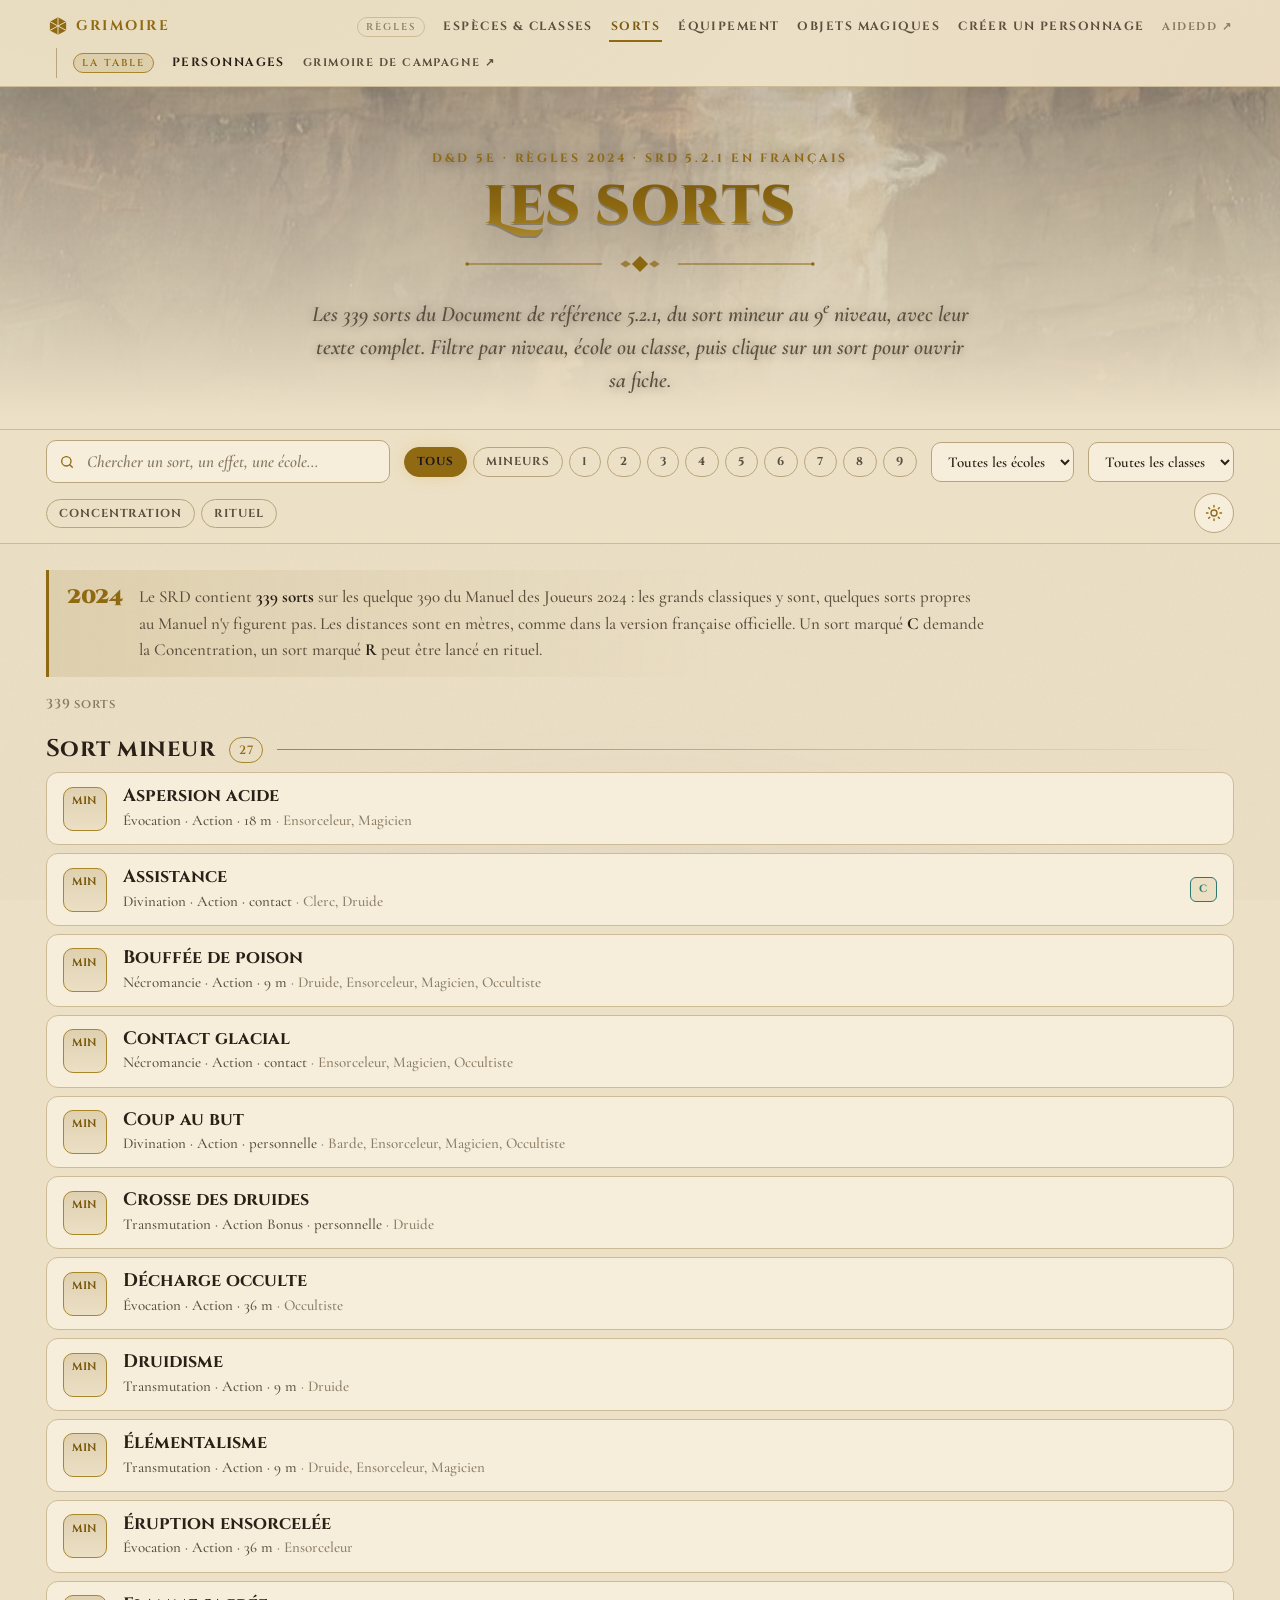
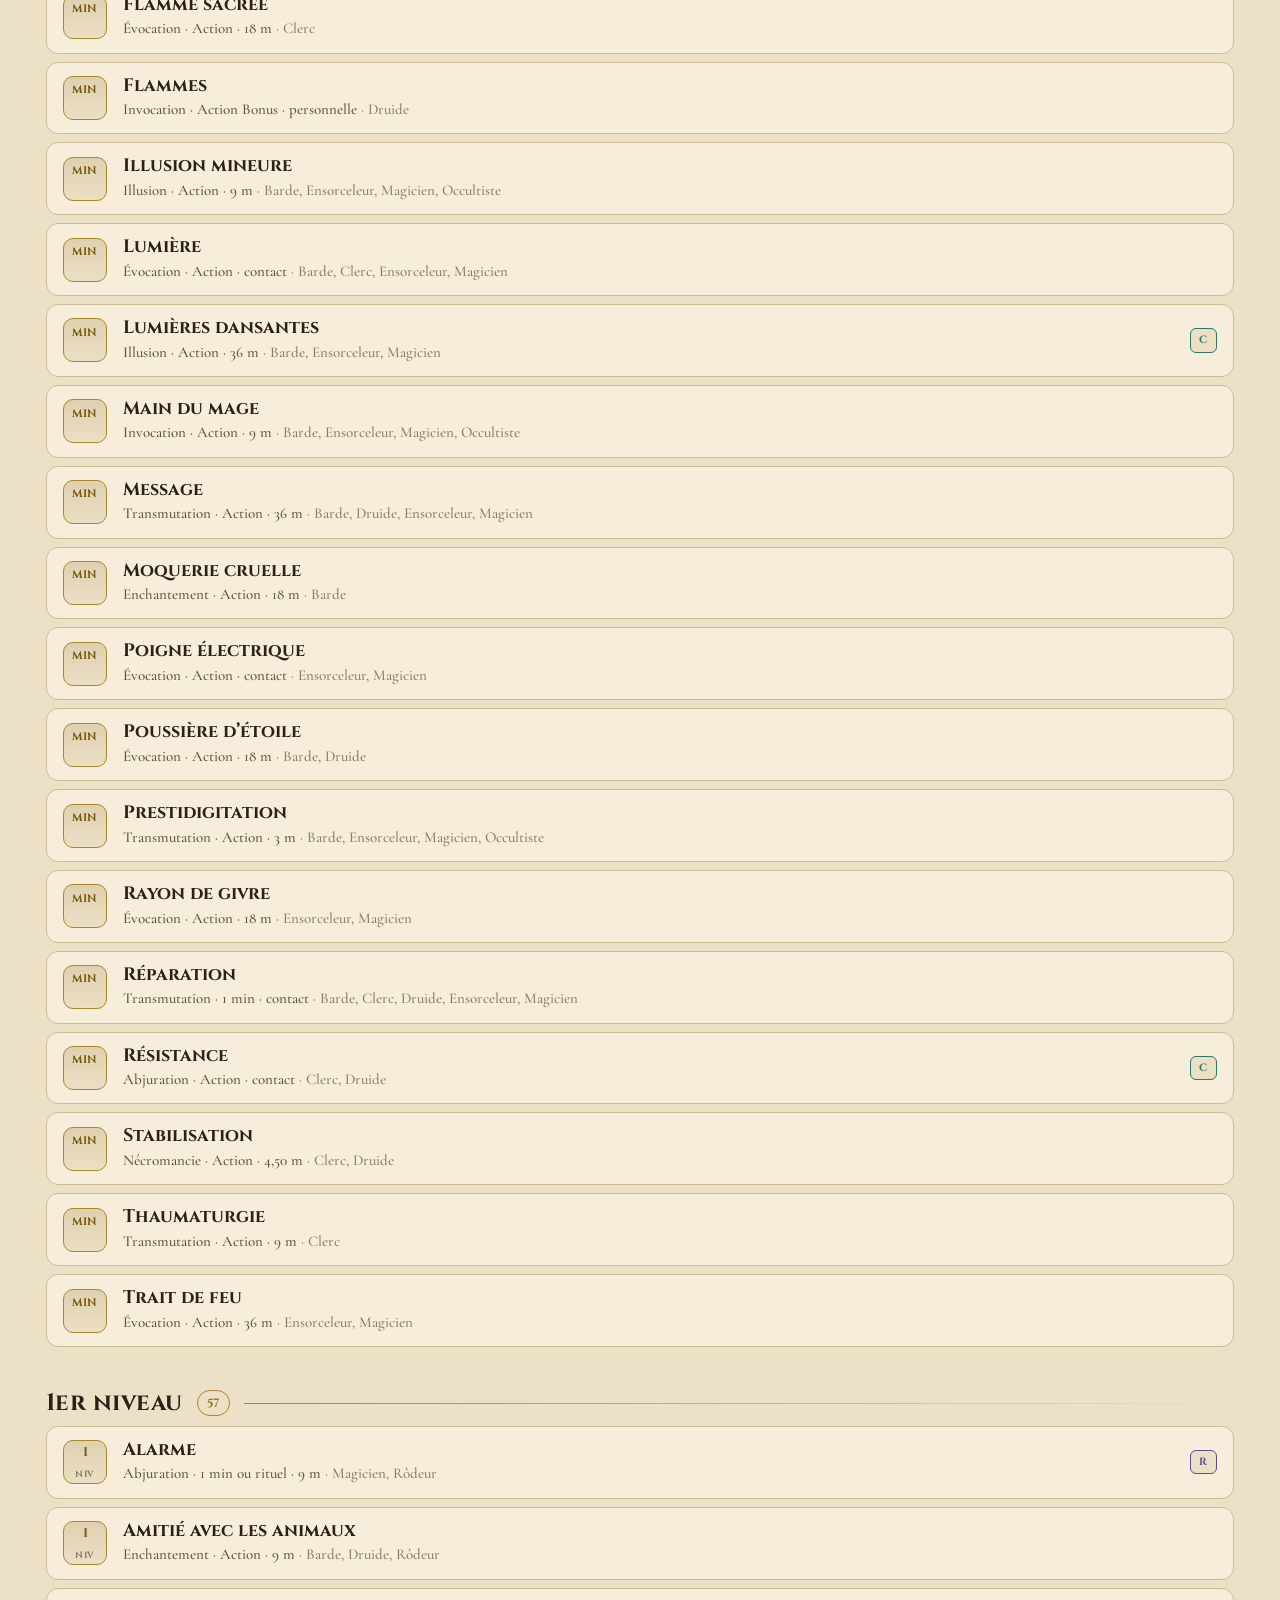
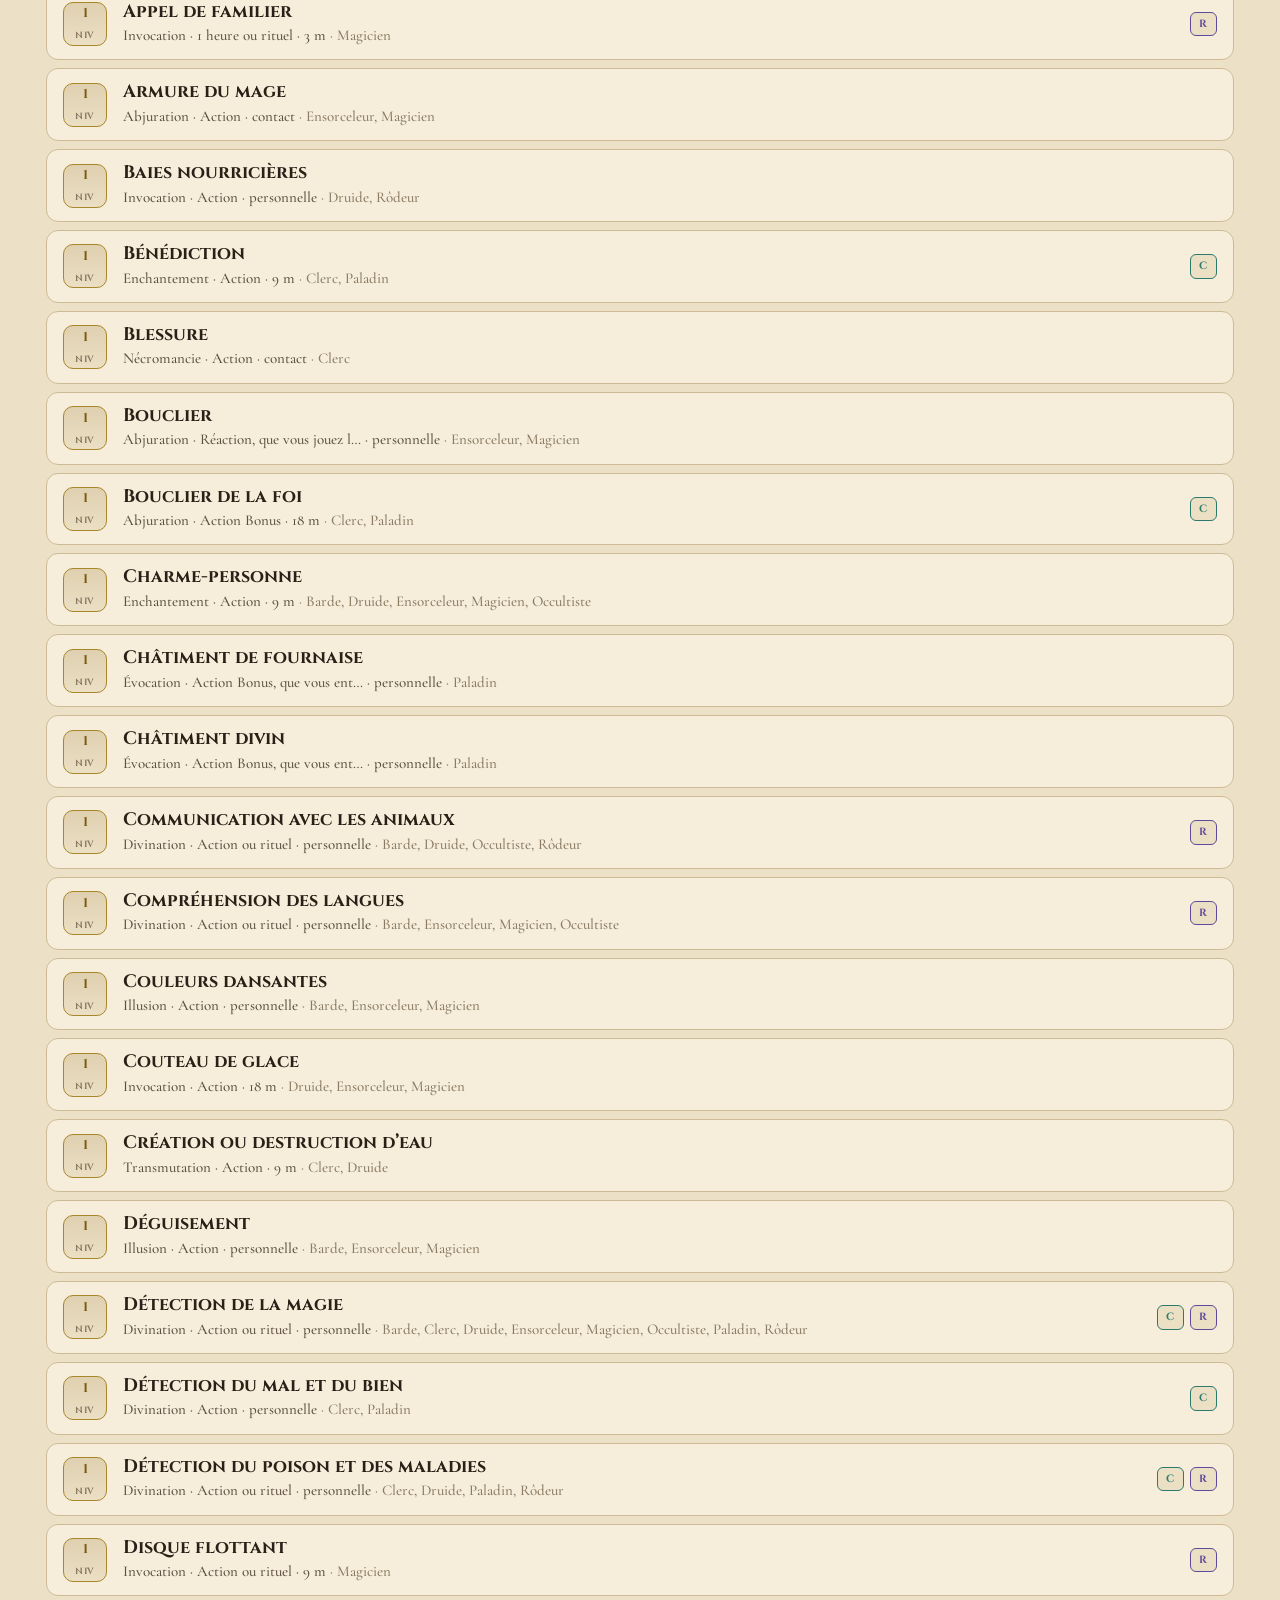
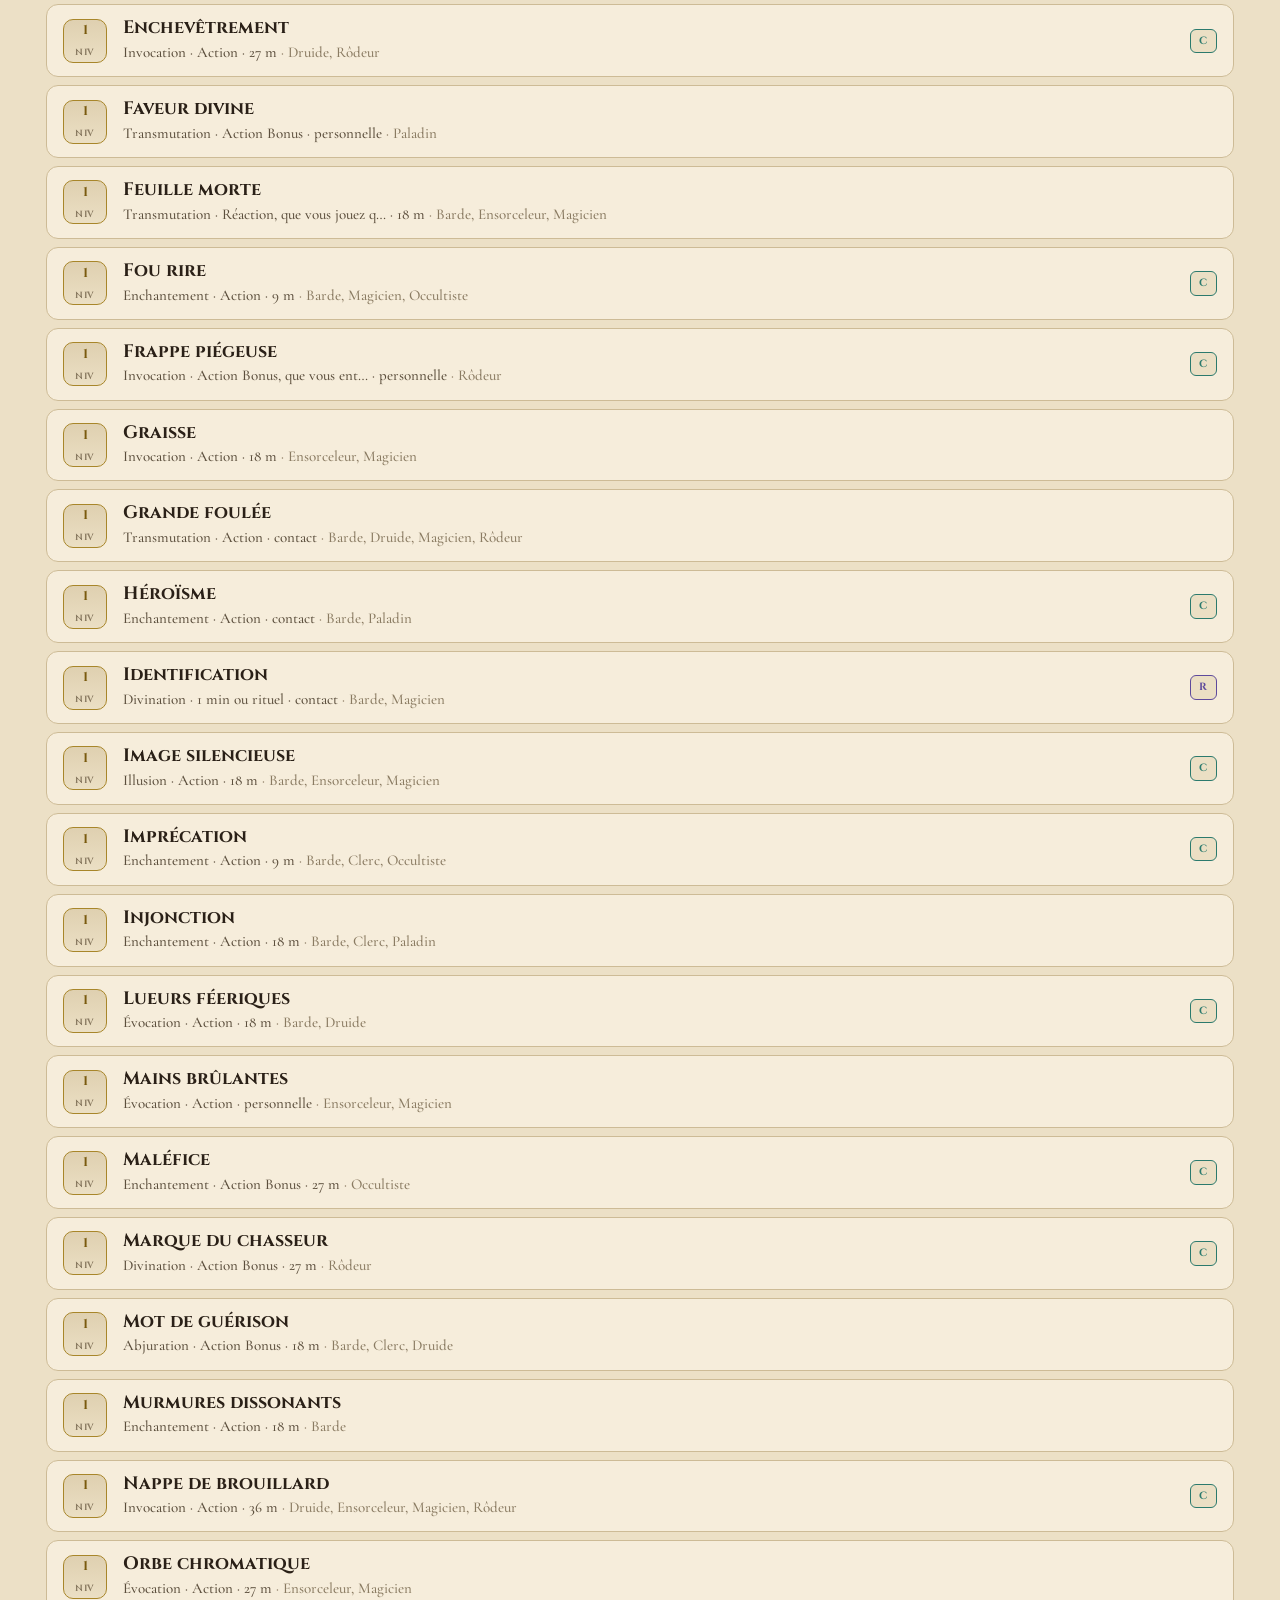
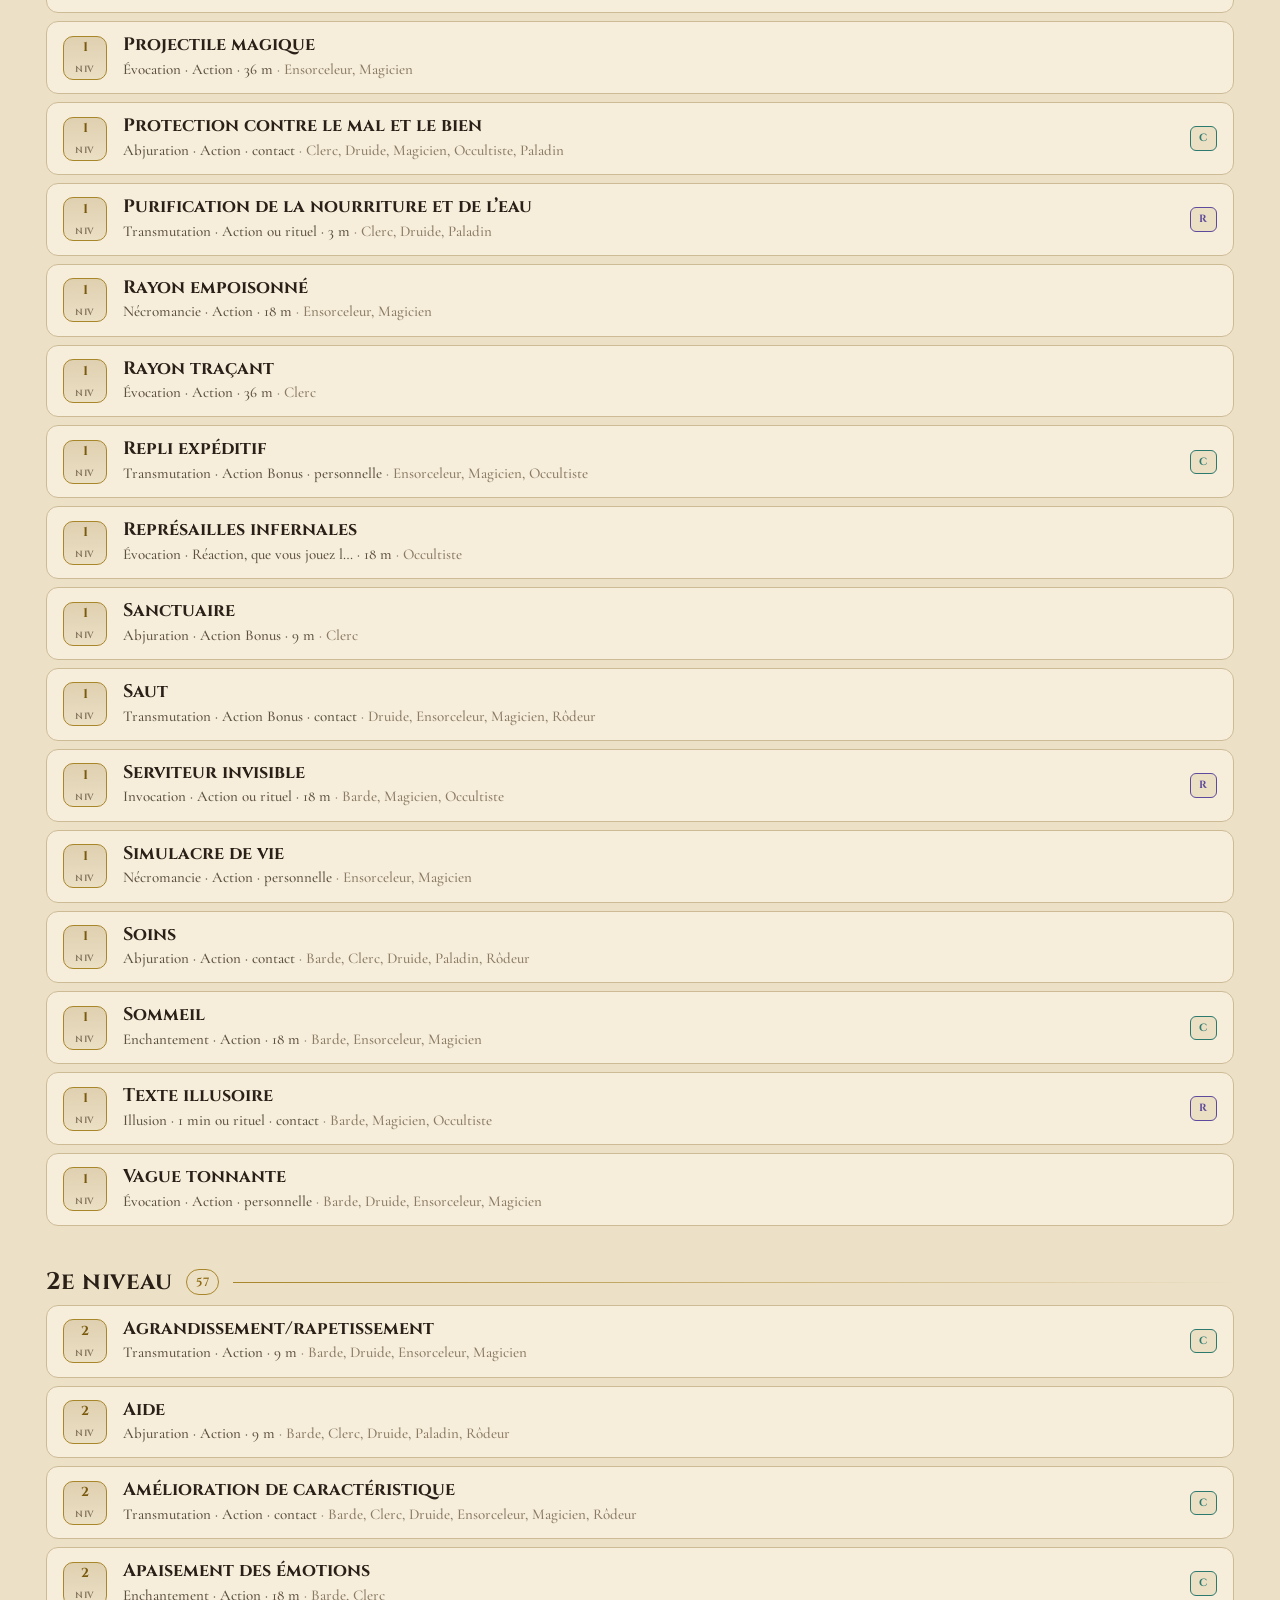
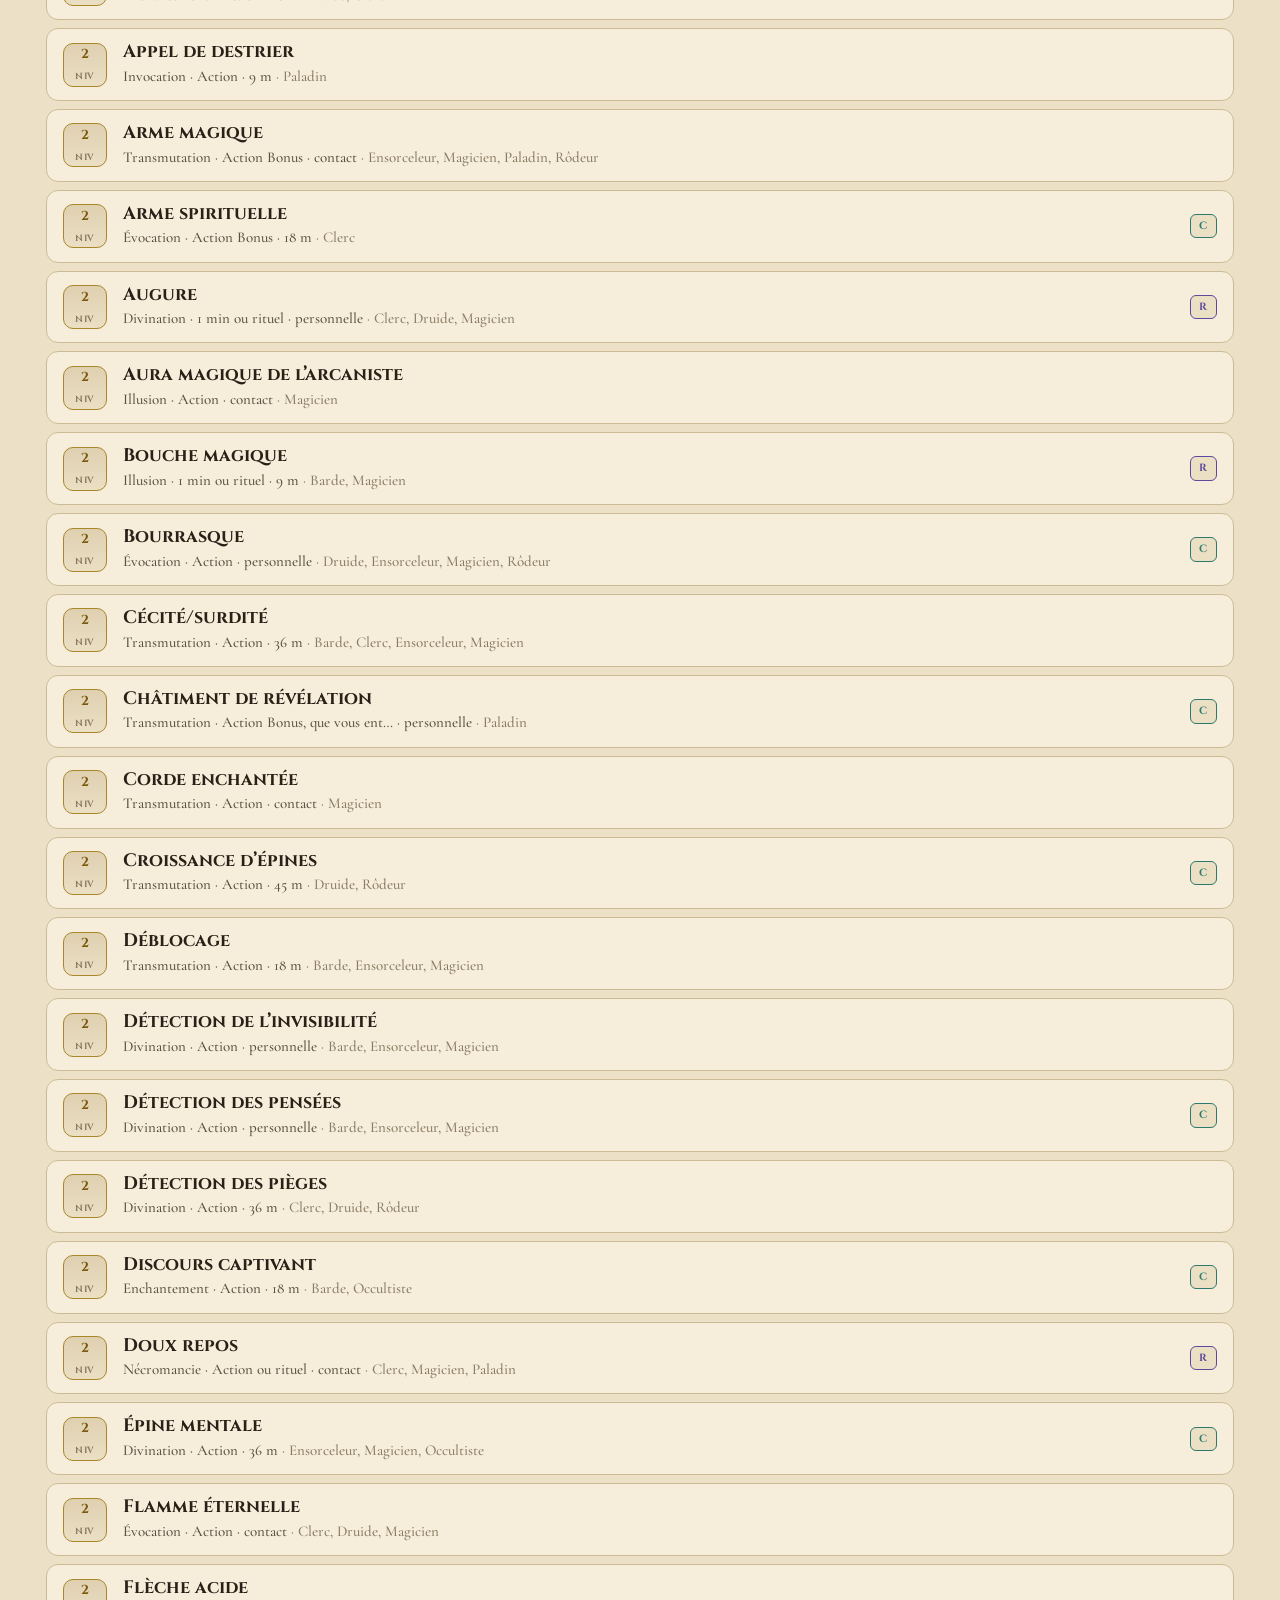
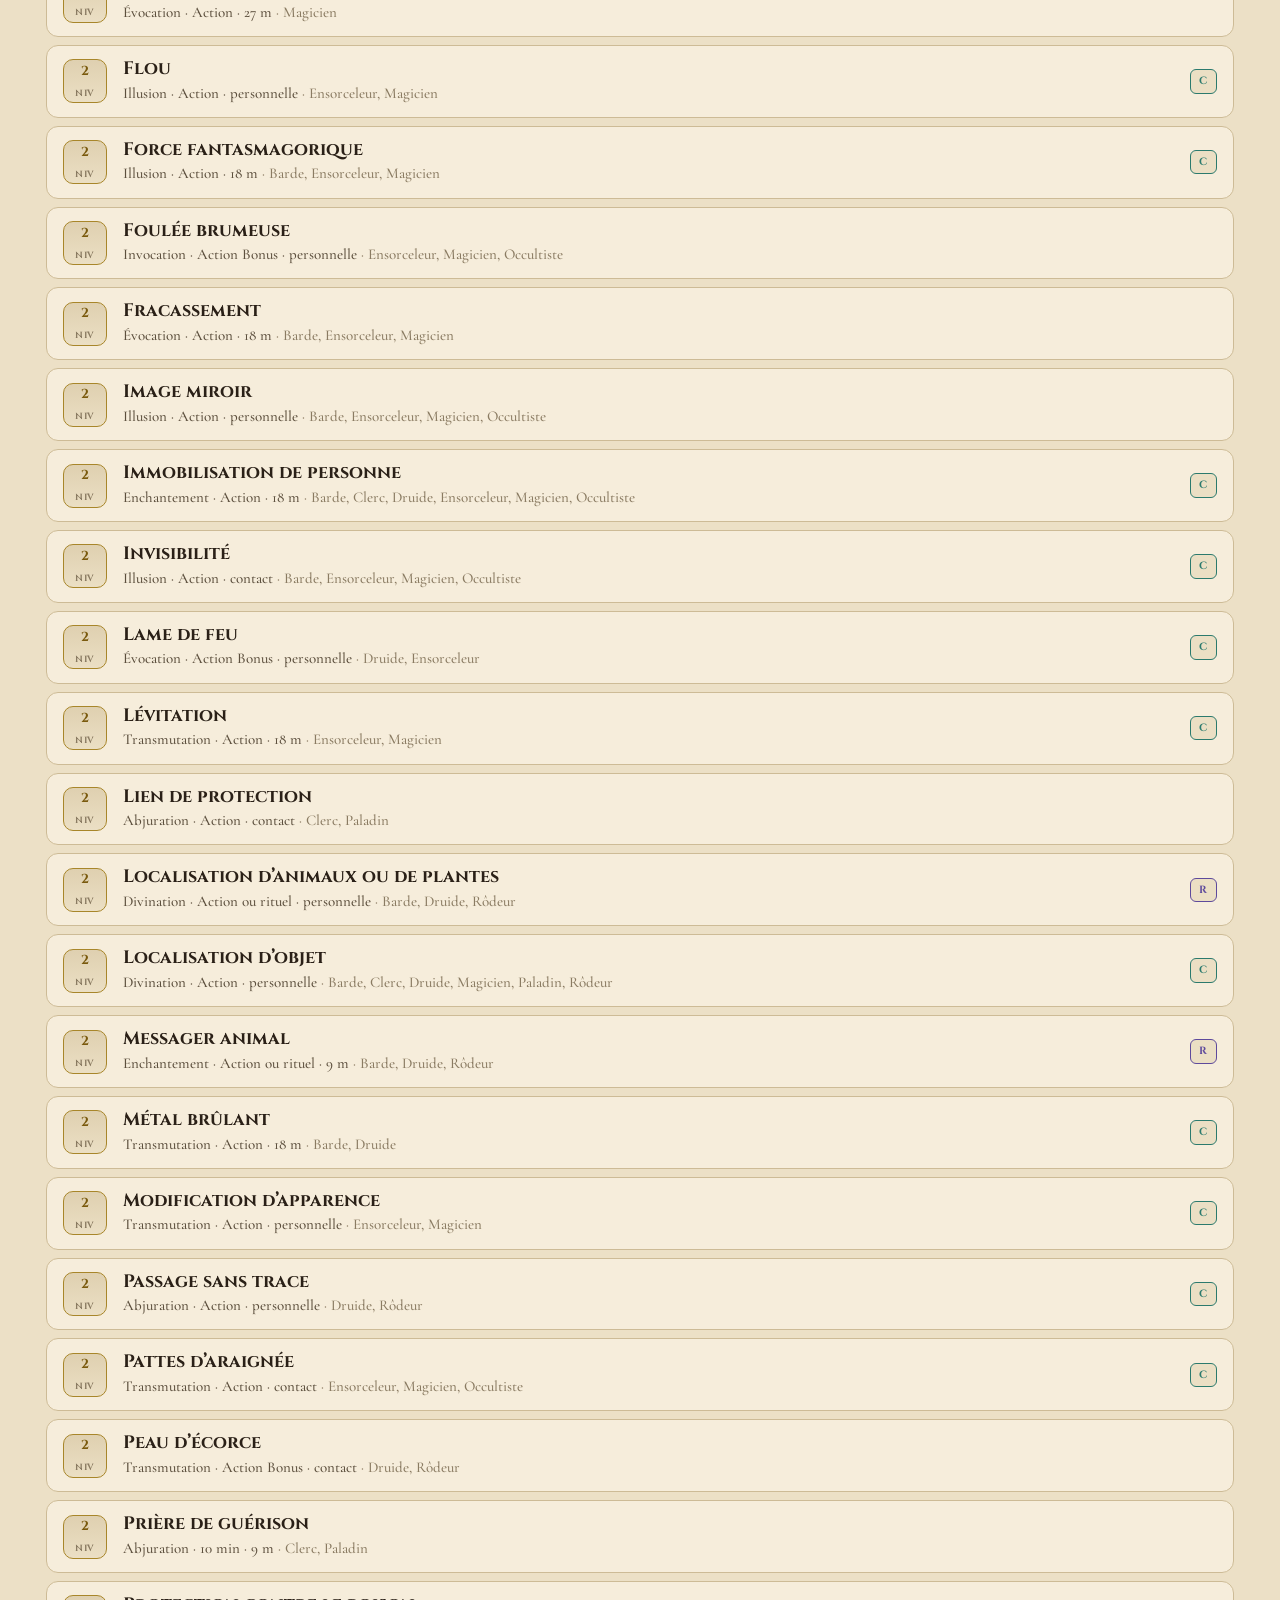
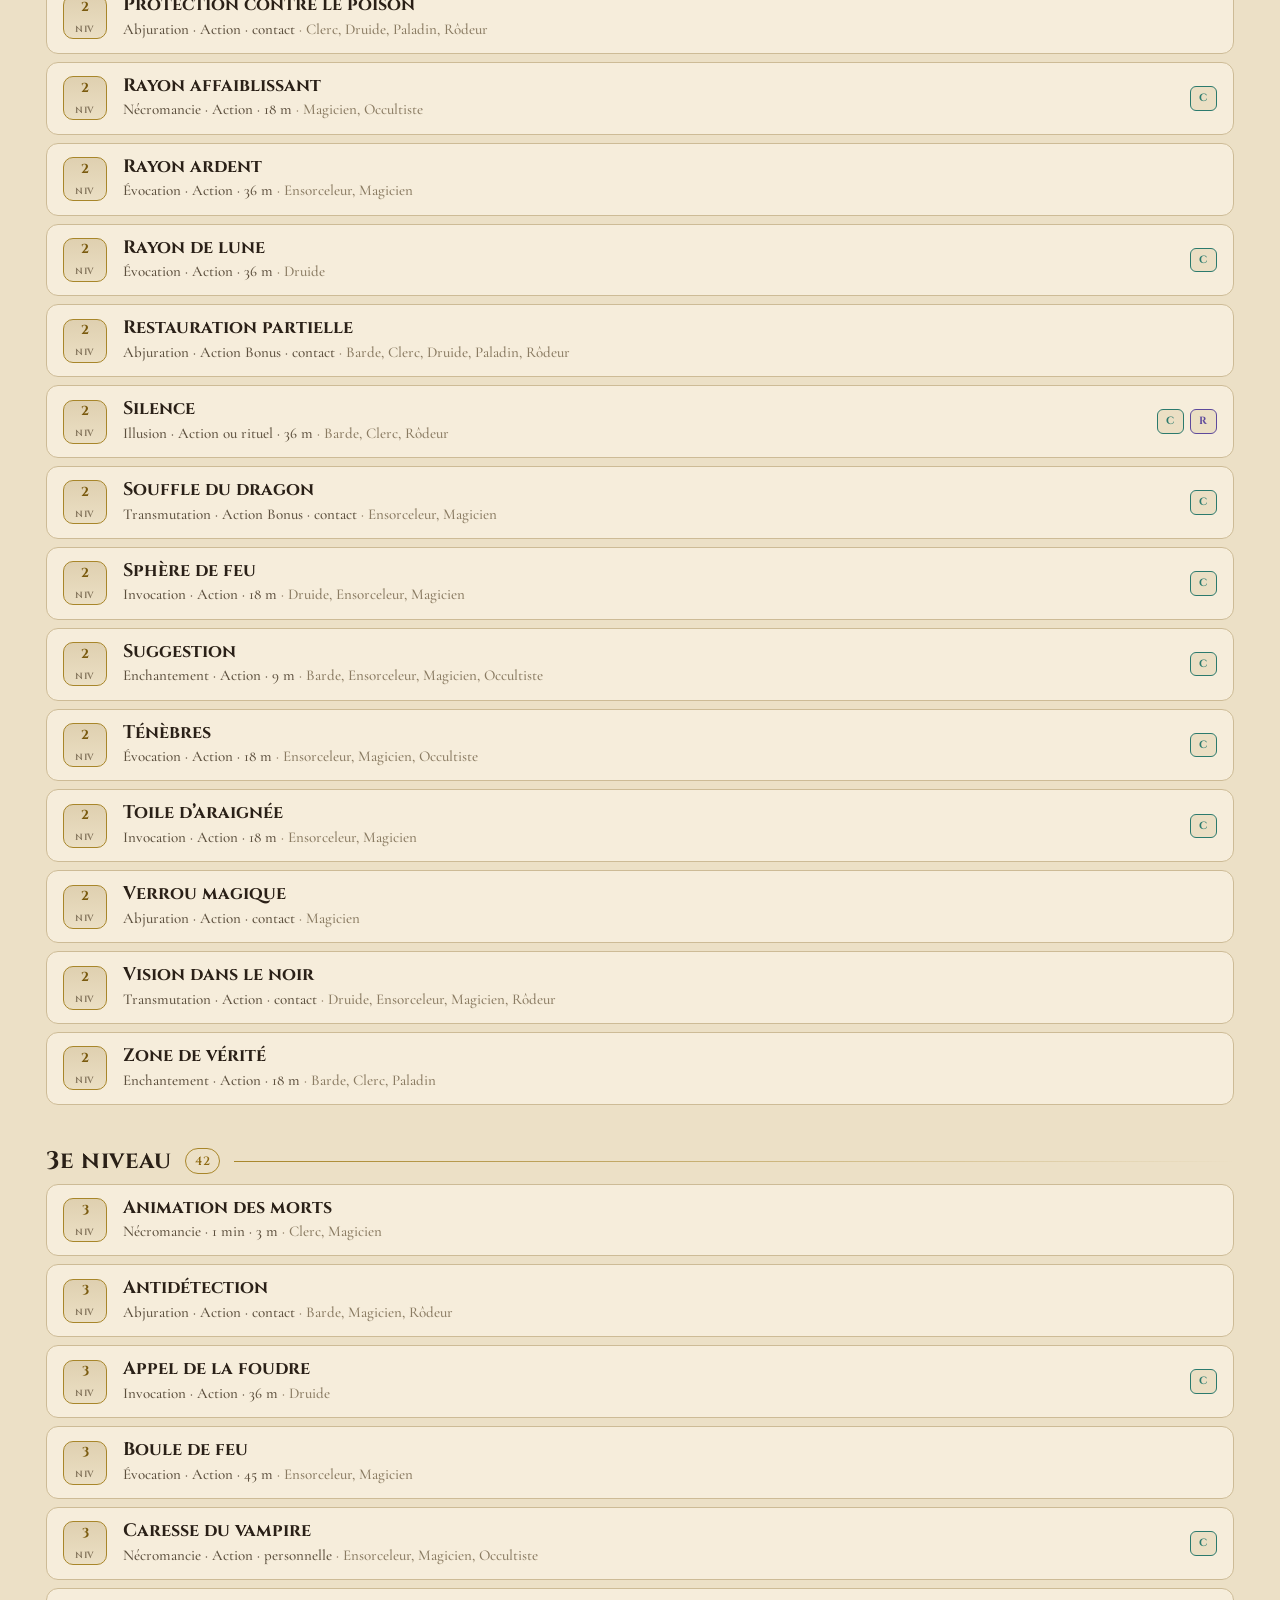
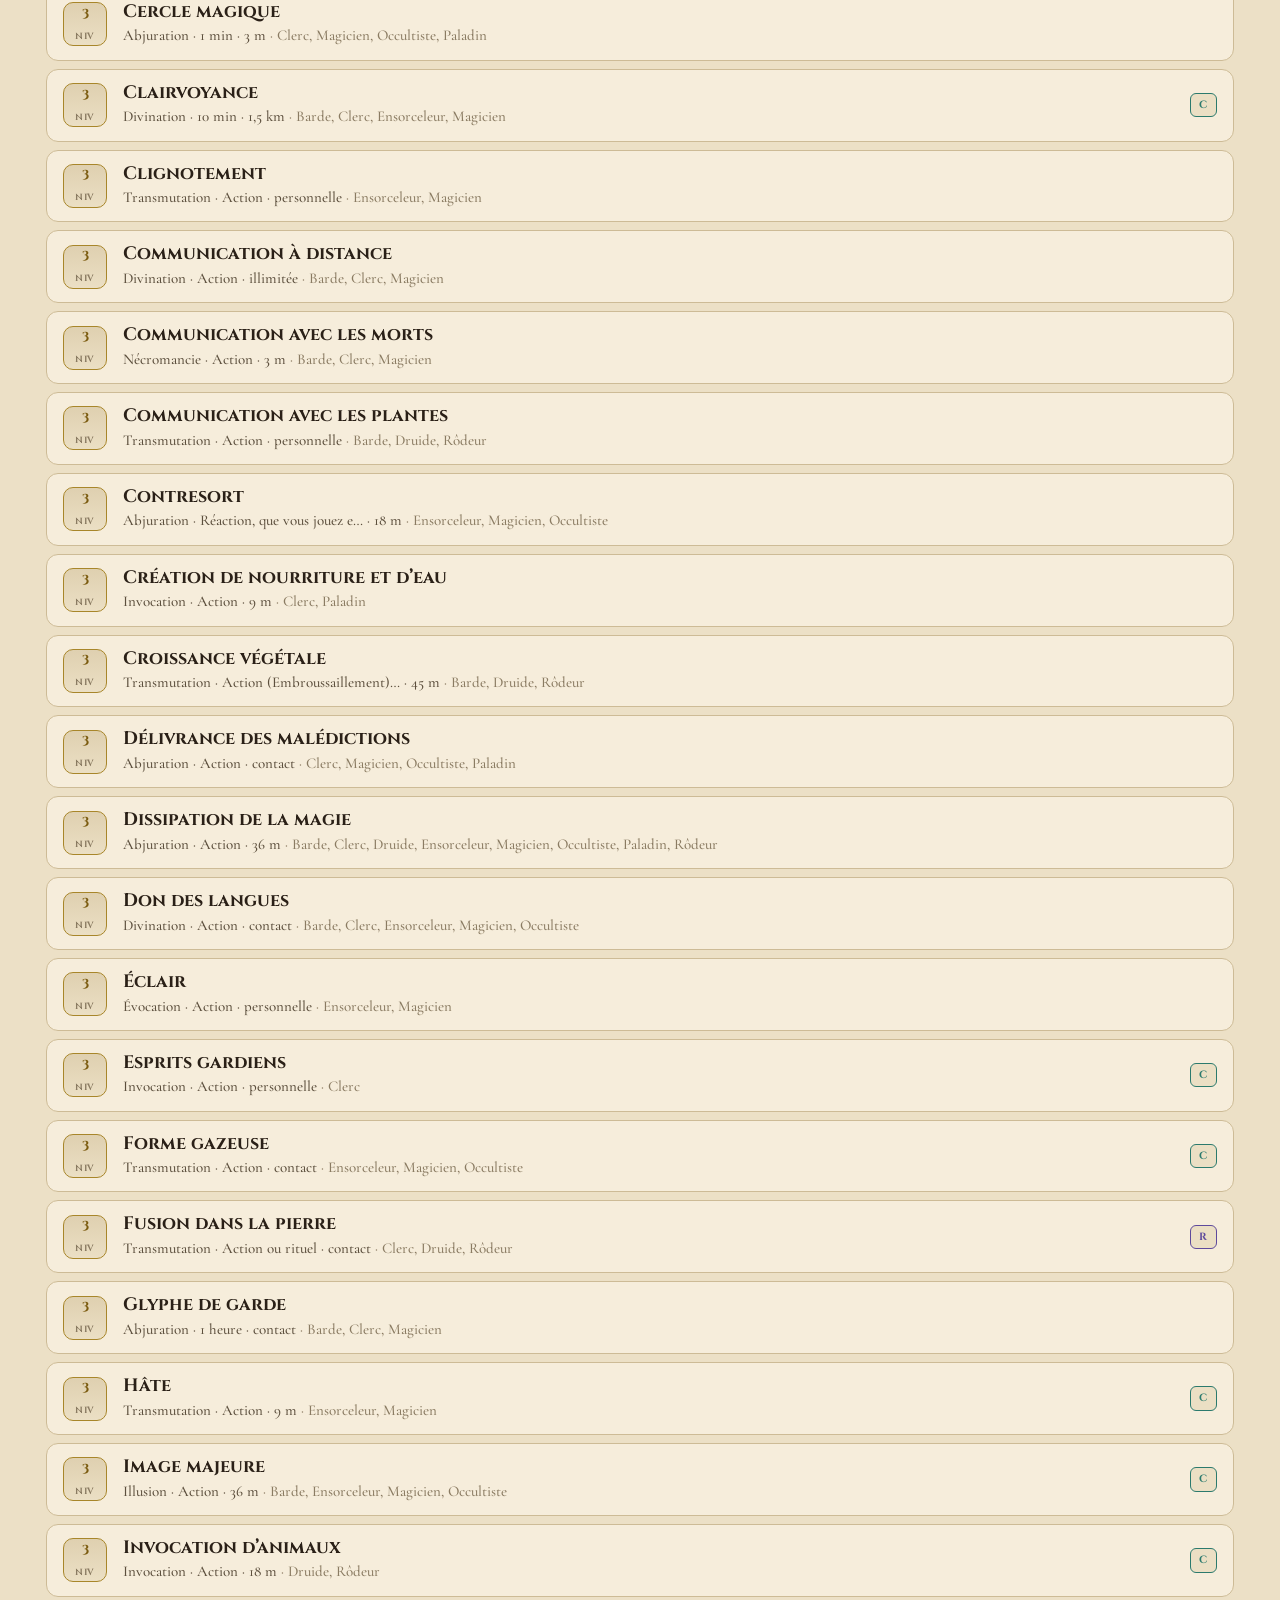
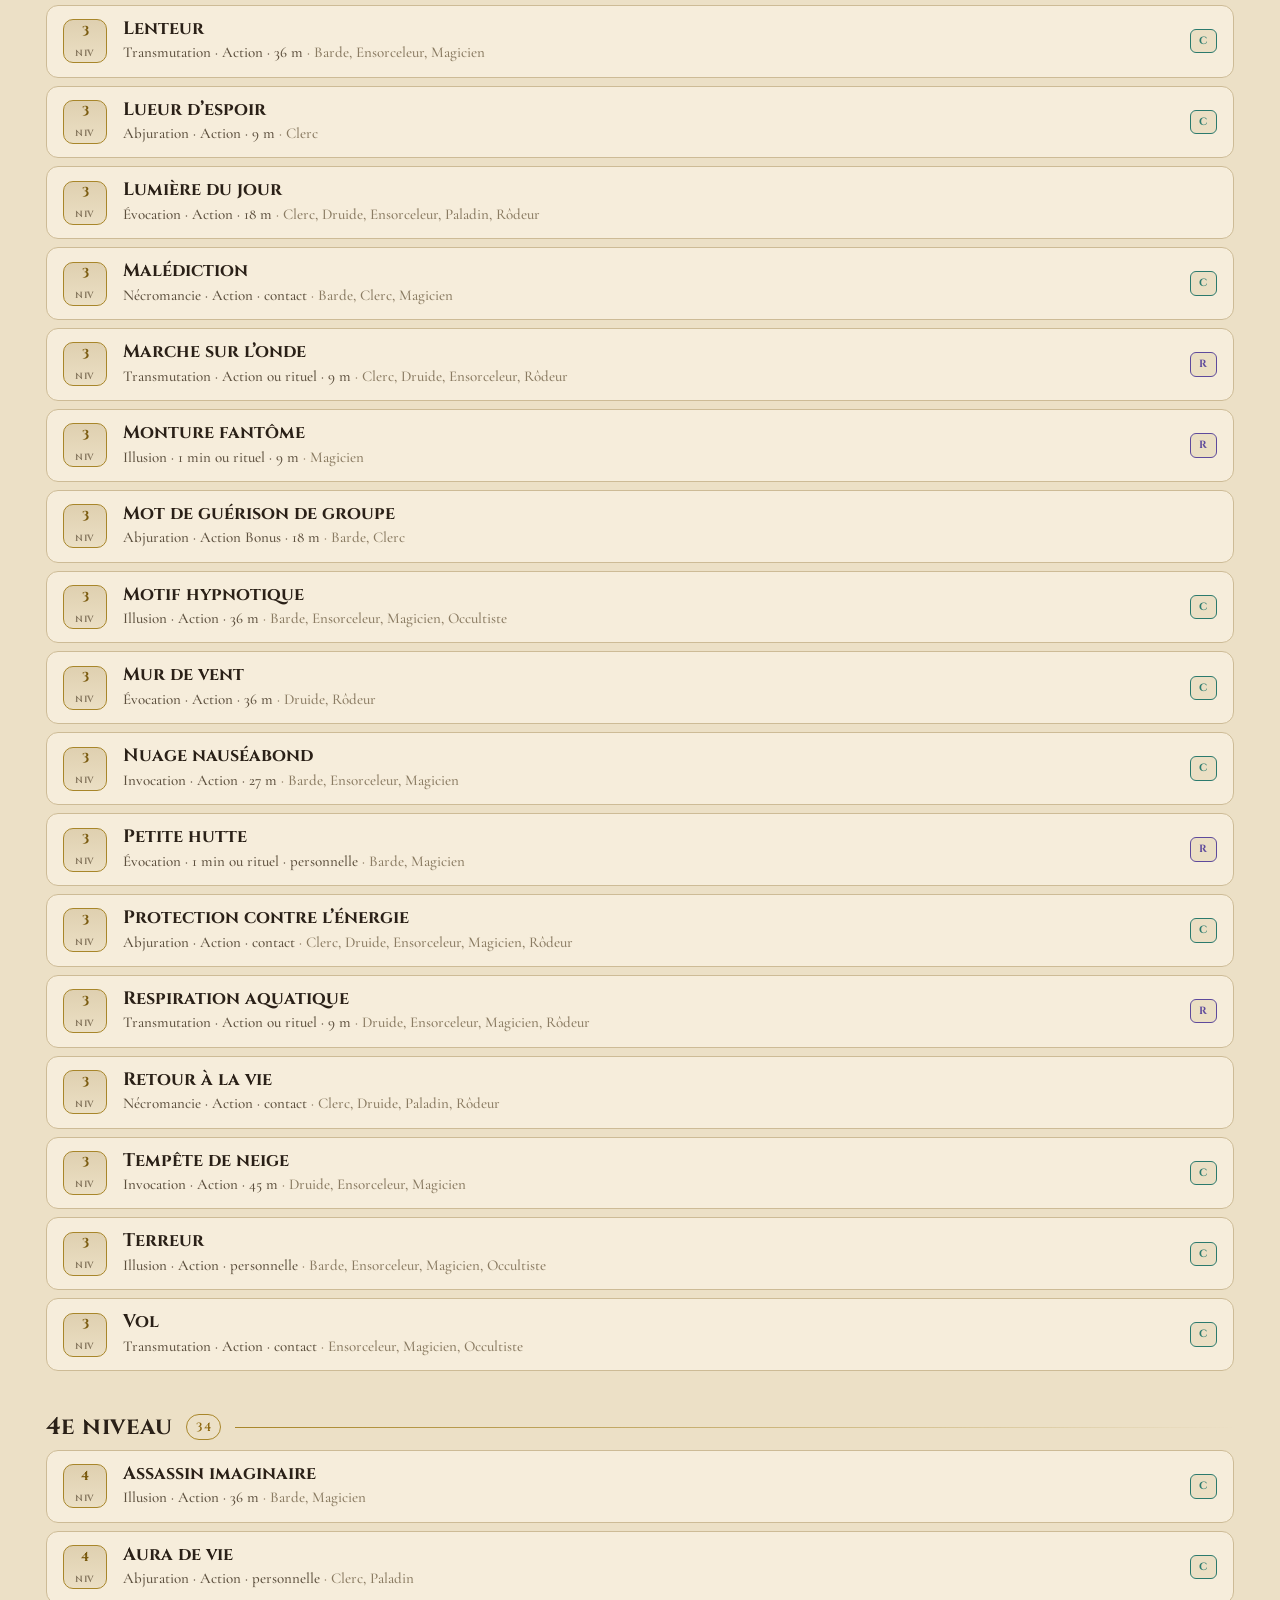
<file: docs/sorts.html>
<!doctype html>
<html lang="fr">
<head>
<meta charset="utf-8">
<meta name="viewport" content="width=device-width,initial-scale=1,viewport-fit=cover">
<title>Sorts · Grimoire de l'aventurier</title>
<meta name="description" content="Les 339 sorts du SRD 5.2.1 de D&D 2024 en français : filtres par niveau, école, classe, concentration et rituel, avec le texte complet.">
<link rel="icon" href="data:image/svg+xml,%3Csvg xmlns='http://www.w3.org/2000/svg' viewBox='0 0 64 64'%3E%3Cpath d='M32 4 58 18v28L32 60 6 46V18z' fill='%23d4af37'/%3E%3Cpath d='M32 4v56M6 18l26 14 26-14M6 46l26-14 26 14' stroke='%231a1424' stroke-width='3' fill='none'/%3E%3C/svg%3E">
<link rel="preconnect" href="https://fonts.googleapis.com">
<link rel="preconnect" href="https://fonts.gstatic.com" crossorigin>
<link rel="stylesheet" href="https://fonts.googleapis.com/css2?family=Cinzel:wght@500;700;900&family=Cinzel+Decorative:wght@700;900&family=Cormorant+Garamond:ital,wght@0,500;0,600;0,700;1,500;1,600&display=swap">
<link rel="stylesheet" href="style.css">
<style>
.lvl.min{font-size:11px;letter-spacing:.06em}
.gh{margin-top:34px}
.gh:first-child{margin-top:0}
.sheet-body .cls{display:flex;flex-wrap:wrap;gap:6px}
.mat{font-style:italic;color:var(--ink-3)}
</style>
</head>
<body data-page="sorts">
<nav class="site" aria-label="Sections du site">
  <div class="wrap site-in">
    <a class="brand" href="index.html"><svg viewBox="0 0 64 64" aria-hidden="true"><path d="M32 4 58 18v28L32 60 6 46V18z" fill="currentColor"/><path d="M32 4v56M6 18l26 14 26-14M6 46l26-14 26 14" stroke="var(--bg)" stroke-width="3" fill="none"/></svg>Grimoire</a>
    <span class="nav-group" aria-label="Les règles"><span class="nav-label">Règles</span>
      <a href="index.html" data-page="index">Espèces &amp; classes</a>
      <a href="sorts.html" data-page="sorts">Sorts</a>
      <a href="equipement.html" data-page="equipement">Équipement</a>
      <a href="objets.html" data-page="objets">Objets magiques</a>
      <a href="creation.html" data-page="creation">Créer un personnage</a>
      <a class="ext" href="https://www.aidedd.org/" target="_blank" rel="noopener" title="AideDD, le site de référence (règles, sorts, monstres)">AideDD ↗</a>
    </span>
    <span class="nav-group table" aria-label="Notre table"><span class="nav-label">La table</span>
      <a href="personnages.html" data-page="personnages">Personnages</a>
      <a class="ext" href="https://claude.ai/artifact/JBnTUgHS7cgmXj76AXV2MT" target="_blank" rel="noopener" title="Suivi de partie du groupe (s'ouvre sur claude.ai)">Grimoire de campagne ↗</a>
    </span>
  </div>
</nav>
<header class="hero small">
  <div class="hero-art" aria-hidden="true"><img src="img/hexblood.jpg" alt="" style="object-position:50% 30%"></div>
  <div class="wrap hero-in">
    <div class="eyebrow">D&amp;D 5e · règles 2024 · SRD 5.2.1 en français</div>
    <h1>Les sorts</h1>
    <svg class="flourish" viewBox="0 0 400 24" aria-hidden="true"><path d="M8 12h150M242 12h150" stroke="currentColor" stroke-width="1.2"/><path d="M200 3l9 9-9 9-9-9z" fill="currentColor"/><path d="M178 12l6-4 6 4-6 4zM210 12l6-4 6 4-6 4z" fill="currentColor" opacity=".7"/><circle cx="8" cy="12" r="2" fill="currentColor"/><circle cx="392" cy="12" r="2" fill="currentColor"/></svg>
    <p class="lede">Les 339 sorts du Document de référence 5.2.1, du sort mineur au 9<sup>e</sup> niveau, avec leur texte complet. Filtre par niveau, école ou classe, puis clique sur un sort pour ouvrir sa fiche.</p>
  </div>
</header>

<div class="bar" role="toolbar" aria-label="Filtres">
  <div class="wrap bar-in">
    <label class="search"><svg viewBox="0 0 24 24"><circle cx="11" cy="11" r="7"/><path d="m20 20-4-4"/></svg>
      <input id="q" type="search" placeholder="Chercher un sort, un effet, une école…" aria-label="Chercher"></label>
    <div class="chips" id="chips-niv">
      <button class="chip" data-n="all" aria-pressed="true">Tous</button>
      <button class="chip" data-n="0" aria-pressed="false">Mineurs</button>
      <button class="chip" data-n="1" aria-pressed="false">1</button><button class="chip" data-n="2" aria-pressed="false">2</button><button class="chip" data-n="3" aria-pressed="false">3</button><button class="chip" data-n="4" aria-pressed="false">4</button><button class="chip" data-n="5" aria-pressed="false">5</button><button class="chip" data-n="6" aria-pressed="false">6</button><button class="chip" data-n="7" aria-pressed="false">7</button><button class="chip" data-n="8" aria-pressed="false">8</button><button class="chip" data-n="9" aria-pressed="false">9</button>
    </div>
    <select class="sel" id="ecole" aria-label="École"><option value="all">Toutes les écoles</option></select>
    <select class="sel" id="classe" aria-label="Classe"><option value="all">Toutes les classes</option></select>
    <div class="chips">
      <button class="chip" id="f-conc" aria-pressed="false" title="Sorts qui demandent la Concentration">Concentration</button>
      <button class="chip" id="f-rit" aria-pressed="false" title="Sorts qui peuvent être lancés en rituel">Rituel</button>
    </div>
    <button class="theme" id="theme" type="button" aria-label="Changer de thème" title="Thème clair / sombre">
      <svg class="moon" viewBox="0 0 24 24"><path d="M21 13A8.5 8.5 0 0 1 11 3a8.5 8.5 0 1 0 10 10z"/></svg>
      <svg class="sun" viewBox="0 0 24 24"><circle cx="12" cy="12" r="4"/><path d="M12 2v2M12 20v2M2 12h2M20 12h2M4.9 4.9l1.4 1.4M17.7 17.7l1.4 1.4M4.9 19.1l1.4-1.4M17.7 6.3l1.4-1.4"/></svg>
    </button>
  </div>
</div>

<div class="wrap">
  <div class="note">
    <b>2024</b>
    <p>Le SRD contient <strong>339 sorts</strong> sur les quelque 390 du Manuel des Joueurs 2024 : les grands classiques y sont, quelques sorts propres au Manuel n'y figurent pas. Les distances sont en mètres, comme dans la version française officielle. Un sort marqué <strong>C</strong> demande la Concentration, un sort marqué <strong>R</strong> peut être lancé en rituel.</p>
  </div>
  <p class="count" id="count"></p>
  <main id="list" class="list" aria-live="polite"></main>
  <footer>
    <p>Cette œuvre inclut du matériel issu du System Reference Document 5.2.1 (« SRD 5.2.1 ») de Wizards of the Coast LLC, disponible à l'adresse <a href="https://www.dndbeyond.com/srd" target="_blank" rel="noopener">https://www.dndbeyond.com/srd</a>. Le SRD 5.2.1 est régi par la Licence Creative Commons Attribution 4.0 International, disponible à l'adresse <a href="https://creativecommons.org/licenses/by/4.0/legalcode" target="_blank" rel="noopener">https://creativecommons.org/licenses/by/4.0/legalcode</a>.</p>
    <p>Texte des sorts : traduction française officielle du SRD 5.2.1. Site non officiel, sans lien avec Wizards of the Coast. Illustration de bannière : <i>Le Cercle magique</i>, John William Waterhouse (1886), domaine public.</p>
  </footer>
</div>

<dialog id="dlg" aria-labelledby="dlg-title"><div id="dlg-body"></div></dialog>

<script>
const DATA={"sorts":[{"id":"agrandissement-rapetissement","nom":"Agrandissement/rapetissement","niveau":2,"ecole":"Transmutation","classes":["Barde","Druide","Ensorceleur","Magicien"],"rituel":false,"temps":"action","portee":"9 m","composantes":"V, S, M (une pincée de poudre de fer)","duree":"Concentration, jusqu’à 1 minute","concentration":true,"desc":["Pour toute la durée, le sort agrandit ou rapetisse une créature ou un objet que vous voyez à portée (voir l’effet retenu ci-après). Dans le cas d’un objet, il ne doit être porté par personne. Si la cible est une créature non consentante, elle effectue un jet de sauvegarde de Constitution. En cas de réussite, le sort est sans effet.","Tout ce que porte une créature ciblée change également de taille. Tout objet qu’elle lâche retrouve aussitôt sa taille normale. Les armes lancées et les projectiles retrouvent aussi leur taille dès qu’ils ont touché ou raté leur cible.","**Agrandissement.** La taille de la cible augmente d’une catégorie ; de taille M à G, par exemple. La cible a l’Avantage aux tests de Force et aux jets de sauvegarde de Force. Les attaques que la cible effectue avec une arme agrandie ou à mains nues infligent 1d4 dégâts supplémentaires quand elles touchent.","**Rapetissement.** La taille de la cible diminue d’une catégorie ; de taille M à P, par exemple. La cible subit le Désavantage aux tests de Force et aux jets de sauvegarde de Force. Les attaques que la cible effectue avec une arme rapetissée ou à mains nues infligent 1d4 dégâts de moins quand elles touchent (minimum de 1 dégât)."]},{"id":"aide","nom":"Aide","niveau":2,"ecole":"Abjuration","classes":["Barde","Clerc","Druide","Paladin","Rôdeur"],"rituel":false,"temps":"action","portee":"9 m","composantes":"V, S, M (une bandelette de tissu blanc)","duree":"8 heures","concentration":false,"desc":["Choisissez jusqu’à trois créatures à portée. Le maximum de points de vie de chaque cible et ses points de vie actuels augmentent de 5 pour toute la durée.","**Emplacement de niveau supérieur.** Les points de vie de chaque cible augmentent de 5 de plus par niveau d’emplacement au-delà du 2e."]},{"id":"alarme","nom":"Alarme","niveau":1,"ecole":"Abjuration","classes":["Magicien","Rôdeur"],"rituel":true,"temps":"1 minute ou rituel","portee":"9 m","composantes":"V, S, M (une cloche et du fil d’argent)","duree":"8 heures","concentration":false,"desc":["Vous disposez une alarme contre les intrus. Choisissez une porte, une fenêtre ou une zone à portée dont la taille n’excède pas un Cube de 6 m. Jusqu’à la fin du sort, vous êtes alerté chaque fois qu’une créature touche la zone protégée ou y pénètre. À l’incantation du sort, vous pouvez désigner des créatures qui ne déclencheront pas l’alarme. Vous choisissez également si l’alarme est mentale ou sonore :","**Alarme mentale.** L’alarme vous alerte par un signal psychique, à condition que vous soyez dans un rayon de 1,5 km de la zone protégée. Si vous dormez, ce signal vous réveille.","**Alarme sonore.** L’alarme produit le même son qu’une clochette, pendant 10 secondes, audible sur un rayon de 18 m de la zone protégée."]},{"id":"alienation","nom":"Aliénation","niveau":8,"ecole":"Enchantement","classes":["Barde","Druide","Magicien","Occultiste"],"rituel":false,"temps":"action","portee":"45 m","composantes":"V, S, M (l’anneau seul d’un trousseau de clefs)","duree":"instantanée","concentration":false,"desc":["Vous assaillez l’esprit d’une créature que vous voyez à portée. La cible effectue un jet de sauvegarde d’Intelligence.","En cas d’échec, elle subit 10d12 dégâts psychiques et ne peut pas lancer de sort ni entreprendre l’action Magie. À l’issue de chaque tranche de 30 jours, la cible réitère le JS et met un terme à l’effet en cas de réussite. Les sorts guérison, restauration suprême et souhait mettent également chacun fin à l’effet.","En cas de réussite, la cible subit uniquement la moitié de ces dégâts."]},{"id":"allie-planaire","nom":"Allié planaire","niveau":6,"ecole":"Invocation","classes":["Clerc"],"rituel":false,"temps":"10 minutes","portee":"18 m","composantes":"V, S","duree":"instantanée","concentration":false,"desc":["Vous implorez l’assistance d’une entité d’outre-monde. L’être doit vous être familier : un dieu, un prince démon ou toute autre entité de puissance cosmique. Il dépêche un Céleste, un Élémentaire ou un Fiélon parmi ses fidèles pour vous porter assistance, et la créature désignée se matérialise dans un espace inoccupé à portée. Si vous connaissez un nom spécifique de créature, vous pouvez le prononcer à l’incantation du sort pour la solliciter nommément, mais rien ne vous garantit qu’une autre ne sera pas envoyée à sa place (à la discrétion du MJ).","Quand la créature se présente, rien ne la contraint à se comporter d’une manière ou d’une autre. Vous pouvez lui demander d’accomplir un service en contrepartie d’autre chose, mais elle n’est pas tenue d’y consentir. La tâche requise peut aller du simple (fais-nous franchir ce gouffre par les airs ou épaule-nous dans un combat) au plus complexe (espionne nos ennemis ou protège-nous durant notre incursion dans ce donjon). Pour pouvoir négocier les services de la créature, vous devez être en mesure de communiquer avec elle.","La contrepartie peut prendre diverses formes. Un Céleste pourra requérir une coquette donation d’or ou d’objets magiques à quelque temple allié, tandis qu’un Fiélon exigera par exemple un sacrifice de sang ou le don d’un trésor. Certaines créatures accepteront de vous rendre service en échange d’une quête que vous devrez entreprendre.","On peut considérer qu’une tâche qui se mesure en minutes correspond à une rétribution de 100 po par minute. Une tâche qui s’exprime en heures, à 1 000 po de l’heure. Une tâche qui s’étale sur plusieurs jours (jusqu’à un maximum de 10), à 10 000 po par jour. Le MJ peut ajuster ces contreparties selon les circonstances dans lesquelles vous lancez le sort. Si la tâche est en adéquation avec l’éthique de la créature, le paiement pourrait être réduit de moitié, voire dispensé. Les tâches sans risque voient généralement la rétribution réduite de moitié, tandis que les plus dangereuses entraînent des dons bien plus importants. Les créatures n’ont pas pour habitude d’accepter les missions qui s’annoncent suicidaires.","Une fois la tâche accomplie par la créature ou la durée convenue pour le service écoulée, la créature retourne sur son plan d’origine après vous avoir fait son rapport dans la mesure du possible. Si vous ne pouvez convenir d’une rémunération pour les services de la créature, elle repart sans attendre sur son plan d’origine."]},{"id":"amelioration-de-caracteristique","nom":"Amélioration de caractéristique","niveau":2,"ecole":"Transmutation","classes":["Barde","Clerc","Druide","Ensorceleur","Magicien","Rôdeur"],"rituel":false,"temps":"action","portee":"contact","composantes":"V, S, M (une plume ou une touffe de fourrure)","duree":"Concentration, jusqu’à 1 heure","concentration":true,"desc":["Vous touchez physiquement une créature et choisissez entre Force, Dextérité, Intelligence, Sagesse et Charisme. Pour toute la durée, la cible a l’Avantage aux tests de caractéristique associés à la caractéristique retenue.","**Emplacement de niveau supérieur.** Vous pouvez cibler une créature supplémentaire par niveau d’emplacement au-delà du 2e. Vous pouvez opter pour une caractéristique différente pour chaque cible."]},{"id":"amitie-avec-les-animaux","nom":"Amitié avec les animaux","niveau":1,"ecole":"Enchantement","classes":["Barde","Druide","Rôdeur"],"rituel":false,"temps":"action","portee":"9 m","composantes":"V, S, M (un peu de nourriture)","duree":"24 heures","concentration":false,"desc":["Ciblez une Bête que vous voyez à portée. La cible doit réussir un jet de sauvegarde de Sagesse sous peine de subir l’état Charmé pour toute la durée du sort. Si vous ou l’un de vos alliés infligez des dégâts à la cible, le sort prend fin.","**Emplacement de niveau supérieur.** Vous pouvez affecter une Bête supplémentaire par niveau d’emplacement au-delà du 1er."]},{"id":"animation-des-morts","nom":"Animation des morts","niveau":3,"ecole":"Nécromancie","classes":["Clerc","Magicien"],"rituel":false,"temps":"1 minute","portee":"3 m","composantes":"V, S, M (une goutte de sang, un morceau de chair et une pincée de poudre d’os)","duree":"instantanée","concentration":false,"desc":["Choisissez un tas d’os ou un cadavre à portée, tiré d’un Humanoïde de taille M ou P. La cible devient un Mortvivant : un squelette si vous avez opté pour des os ou un zombi si vous avez choisi un cadavre (profil de la créature à « Monstres »).","À chacun de vos tours, vous pouvez consacrer une action Bonus à donner des ordres mentaux à toute créature que vous avez créée par ce sort et qui se trouve dans un rayon de 18 m. Vous pouvez ainsi contrôler plusieurs créatures, en les choisissant, à condition de leur intimer le même ordre. Vous décidez quelle action la créature va entreprendre et où elle se déplacera à son tour suivant, ou pouvez vous contenter de donner une instruction générale, comme garder une salle ou un couloir. Sans instruction de votre part, la créature entreprend l’action Esquive et ne se déplace que pour éviter les dangers. Une fois qu’elle a reçu un ordre, la créature s’y soumet jusqu’à ce que la tâche soit accomplie.","La créature reste sous votre contrôle pendant 24 heures, après quoi elle cesse d’obéir aux ordres que vous lui avez donnés. Pour en garder le contrôle pendant 24 heures de plus, vous devez relancer ce sort sur lui avant la fin des 24 heures en cours. Relancer le sort ainsi réaffirme votre emprise sur un maximum de quatre créatures que vous avez animées par ce sort, au lieu d’en animer une nouvelle.","**Emplacement de niveau supérieur.** Vous prenez ou prolongez le contrôle de deux Morts-vivants supplémentaires par niveau d’emplacement au-delà du 3e. Chacune de ces créatures doit être issue d’un tas d’os ou cadavre différent."]},{"id":"animation-des-objets","nom":"Animation des objets","niveau":5,"ecole":"Transmutation","classes":["Barde","Ensorceleur","Magicien"],"rituel":false,"temps":"action","portee":"36 m","composantes":"V, S","duree":"Concentration, jusqu’à 1 minute","concentration":true,"desc":["Les objets s’animent selon vos ordres. Choisissez des objets non magiques à portée qui ne sont portés par personne, ne sont fixés à aucune surface et ne sont pas de taille Gig. Le maximum d’objets que vous pouvez animer est égal à votre modificateur de caractéristique d’incantation ; dans ce cadre, une cible de taille M ou inférieure compte pour un objet, une cible de taille G pour deux et une cible de taille TG pour trois.","Chaque cible s’anime, se dote de pattes et devient un Artificiel reprenant le profil de l’objet animé ; la créature reste sous votre contrôle jusqu’à la fin du sort ou qu’elle tombe à 0 point de vie. Chaque créature ainsi créée constitue un allié pour vous et vos alliés. Au combat, elle partage votre rang d’Initiative, mais elle joue son tour juste après vous.","Jusqu’à la fin du sort, vous pouvez par une action Bonus donner des ordres mentaux à toute créature que vous avez créée par ce sort et qui se trouve dans un rayon de 150 m. Vous pouvez ainsi contrôler plusieurs créatures, en les choisissant, à condition de leur intimer le même ordre. Sans instruction de votre part, la créature entreprend l’action Esquive et ne se déplace que pour éviter les dangers. Quand la créature tombe à 0 point de vie, elle retrouve sa forme de départ, tous les dégâts excédentaires étant répercutés sur celle-ci.","**Emplacement de niveau supérieur.** Les dégâts de Coup de la créature augmentent de 1d4 (taille M ou inférieure), 1d6 (taille G) ou 1d12 (taille TG) par niveau d’emplacement au-delà du 5e. Artificiel de taille TG ou inférieure, non aligné CA 15 Pv 10 (taille M ou inférieure), 20 (G), 40 (TG) Vitesse 9 m","MODJS · MODJS · MODJS","For 16+3+3Dex10+0+0Con10+0+0 Int3−4−4Sag3−4−4Cha 1−5−5 Immunités poison, psychiques ; Charmé, Effrayé, Empoisonné, Épuisement, Paralysé Sens Vision aveugle 9 m ; Perception passive 6 Langues comprend les langues que vous parlez FP aucun (PX 0 ; BM égal à votre bonus de maîtrise)","Actions Coup. Corps à corps : bonus égal à votre modificateur d’attaque des sorts, allonge 1,50 m. Touché : dégâts de force égaux à 1d4 + 3 (taille M ou inférieure), 2d6 + 3 + votre modificateur de caractéristique d’incantation (G), ou 2d12 + 3 + votre modificateur de caractéristique d’incantation (TG)."]},{"id":"antidetection","nom":"Antidétection","niveau":3,"ecole":"Abjuration","classes":["Barde","Magicien","Rôdeur"],"rituel":false,"temps":"action","portee":"contact","composantes":"V, S, M (une pincée de poudre de diamant d’une valeur minimale de 25 po, que le sort détruit)","duree":"8 heures","concentration":false,"desc":["Pour toute la durée, vous cachez aux sorts de Divination une cible que vous touchez. La cible doit être une créature consentante, ou un lieu ou objet dont aucune dimension n’excède 3 m. Elle ne peut alors être ciblée par quelque sort de Divination que ce soit, ni perçue par des capteurs de scrutation magique."]},{"id":"apaisement-des-emotions","nom":"Apaisement des émotions","niveau":2,"ecole":"Enchantement","classes":["Barde","Clerc"],"rituel":false,"temps":"action","portee":"18 m","composantes":"V, S","duree":"Concentration, jusqu’à 1 minute","concentration":true,"desc":["Chaque Humanoïde pris dans une Sphère de 6 m de rayon centrée sur un point que vous choisissez à portée doit réussir un jet de sauvegarde de Charisme, sous peine d’être affecté par l’un des effets suivants (choisissez pour chaque créature) : • La créature est immunisée contre les états Charmé et Effrayé jusqu’à la fin du sort. Si la créature était déjà Charmée ou Effrayée, ces états sont réprimés pour toute la durée. • Vous pouvez choisir des créatures envers lesquelles la cible est Hostile ; celle-ci devient indifférente à leur égard. Cette indifférence prend fin si la cible subit des dégâts ou est témoin de dégâts subis par ses alliés. Quand le sort prend fin, l’attitude de la créature revient à la normale."]},{"id":"apparence-trompeuse","nom":"Apparence trompeuse","niveau":5,"ecole":"Illusion","classes":["Barde","Ensorceleur","Magicien"],"rituel":false,"temps":"action","portee":"9 m","composantes":"V, S","duree":"8 heures","concentration":false,"desc":["Vous modifiez de manière illusoire l’aspect des créatures de votre choix parmi celles que vous voyez à portée. Une créature non consentante peut effectuer un jet de sauvegarde de Charisme. En cas de réussite, elle n’est pas affectée par le sort. Vous pouvez donner le même aspect à chaque cible ou varier les illusions. Le sort altère l’aspect du corps des cibles comme de leur équipement. Vous pouvez aussi les faire paraître plus grandes ou plus petites, individuellement, à concurrence de 30 cm, et les faire passer pour plus lourdes ou plus légères. Le nouvel aspect de chaque cible doit présenter la même configuration de membres que la sienne, mais les détails de l’illusion sont pour le reste laissés à votre guise. Le sort persiste pour toute la durée.","Les changements apportés par le sort ne résistent pas à un examen physique. Exemple : si le sort ajoute un chapeau à l’accoutrement d’une créature, ce couvre-chef n’est pas tangible.","Une créature peut entreprendre l’action Étude pour examiner une cible et effectuer un test d’Intelligence (Investigation) assorti de votre DD de sauvegarde des sorts. En cas de réussite, elle se rend compte que la cible est déguisée."]},{"id":"appel-de-destrier","nom":"Appel de destrier","niveau":2,"ecole":"Invocation","classes":["Paladin"],"rituel":false,"temps":"action","portee":"9 m","composantes":"V, S","duree":"instantanée","concentration":false,"desc":["Vous convoquez un être d’outre-monde qui se présente comme une monture fidèle en un espace inoccupé que vous choisissez à portée. Cette créature reprend le profil de la monture d’outre-monde. Si vous disposez déjà d’une telle monture par le biais de ce sort, elle est remplacée par la nouvelle.","Vous choisissez l’aspect de votre monture, un animal que l’on peut monter de taille G, comme un cheval, un chameau, un loup sanguinaire ou un grand cervidé. Chaque fois que vous lancez le sort, choisissez le type de créature de la monture : Céleste, Fée ou Fiélon, qui détermine certains traits du profil.","**Combat.** La monture constitue un allié pour vous et vos alliés. Au combat, elle partage votre rang d’Initiative et se gère comme une monture contrôlée lorsque vous la chevauchez (comme décrit dans les règles du combat monté). Si vous subissez l’état Neutralisé, la monture joue son tour juste après vous et agit de manière autonome en veillant à vous protéger.","**Disparition de la monture.** La monture disparaît si elle tombe à 0 point de vie ou si vous mourez. À sa disparition, elle laisse derrière elle tout ce qu’elle portait. Si vous relancez ce sort, vous décidez si vous convoquez la monture disparue ou une autre.","**Emplacement de niveau supérieur.** Le niveau de l’emplacement de sort s’applique chaque fois que le profil de jeu y fait référence.","Céleste, Fée ou Fiélon (à votre convenance) de taille G, Neutre CA 10 + 1 par niveau du sort Pv 5 + 10 par niveau du sort (la monture dispose d’un nombre de DV [d10] égal au niveau du sort) Vitesse 18 m, vol 18 m (sort du 4e niveau ou plus)","MODJS · MODJS · MODJS","For 18+4+4Dex12+1+1Con14+2+2 Int6−2−2Sag 12+1+1Cha 8−1−1 Sens Perception passive 11 Langues télépathie 1,5 km (fonctionne uniquement avec vous) FP aucun (PX 0 ; BM égal à votre bonus de maîtrise) Traits Lien vital. Lorsque vous récupérez des points de vie par un sort du 1er niveau ou supérieur, la monture en récupère autant si vous vous trouvez à 1,50 m ou moins d’elle. Actions Coup d’outre-monde.Corps à corps : bonus égal à votre modificateur d’attaque des sorts, allonge 1,50 m. Touché : 1d8 plus le niveau du sort dégâts radiants (Céleste), psychiques (Fée) ou nécrotiques (Fiélon). Actions Bonus Contact guérisseur (Céleste uniquement ; recharge après un Repos long). Une créature dans un rayon de 1,50 m de la monture récupère un nombre de points de vie égal à 2d8 + le niveau du sort. Foulée féerique (Fée uniquement ; recharge après un Repos long). La monture se téléporte avec son cavalier en un espace inoccupé de votre choix dans un rayon de 18 m. Regard fiélon (Fiélon uniquement ; recharge après un Repos long).JS Sagesse : votre DD de sauvegarde des sorts, une créature dans un rayon de 18 m que la monture voit. Échec : la cible subit l’état Effrayé jusqu’à la fin de votre tour suivant."]},{"id":"appel-de-familier","nom":"Appel de familier","niveau":1,"ecole":"Invocation","classes":["Magicien"],"rituel":true,"temps":"1 heure ou rituel","portee":"3 m","composantes":"V, S, M (de l’encens qui brûle d’une valeur minimale de 10 po, que le sort détruit)","duree":"instantanée","concentration":false,"desc":["Vous recevez les services d’un familier, esprit qui prend la forme animale de votre choix : Araignée,","**belette, chat, chauve-souris, chouette, corbeau,**","**faucon, grenouille, lézard, pieuvre, rat** ou autre Bête dont le facteur de puissance est de 0. Le familier se présente en un espace inoccupé à portée, avec le profil de jeu de la forme retenue (cf. « Monstres »), si ce n’est qu’il s’agit d’un Céleste, d’une Fée ou d’un Fiélon (à votre convenance) et non d’une Bête. Votre familier agit indépendamment de vous, mais il obéit à vos instructions.","**Lien télépathique.** Tant que votre familier se trouve dans un rayon de 30 m de vous, vous pouvez communiquer avec lui par télépathie. De plus, par une action Bonus, vous pouvez voir par ses yeux et entendre par son ouïe jusqu’au début de votre tour suivant, en bénéficiant de ses éventuels sens spéciaux.","Enfin, si vous lancez un sort dont la portée est « contact », votre familier peut appliquer ce contact. Il doit se trouver dans un rayon de 30 m de vous et doit jouer sa Réaction pour appliquer le contact lors de l’incantation.","**Combat.** Le familier est votre allié, ainsi que celui de vos alliés. Il joue sa propre Initiative et agit à son tour. Un familier ne peut pas attaquer, mais il peut entreprendre normalement d’autres actions.","**Disparition du familier.** Quand le familier tombe à 0 point de vie, il disparaît. Il réapparaît si vous relancez ce sort. Au prix de l’action Magie, vous pouvez provisoirement révoquer le familier dans une niche dimensionnelle. Vous pouvez également le révoquer à tout jamais. Au prix de l’action Magie, tant qu’il est provisoirement révoqué, vous pouvez le faire réapparaître en un espace inoccupé dans un rayon de 9 m de vous. Quand le familier tombe à 0 point de vie ou disparaît dans une niche dimensionnelle, il laisse tout ce qu’il porte sur lui dans son espace.","**Un seul familier.** Vous ne pouvez pas disposer de plus d’un familier à la fois. Si vous lancez ce sort alors que vous disposez déjà d’un familier, ce dernier adopte en fait une nouvelle forme adaptée."]},{"id":"appel-de-la-foudre","nom":"Appel de la foudre","niveau":3,"ecole":"Invocation","classes":["Druide"],"rituel":false,"temps":"action","portee":"36 m","composantes":"V, S","duree":"Concentration, jusqu’à 10 minutes","concentration":true,"desc":["Un nuage menaçant se présente en un point que vous voyez à portée et qui vous surplombe directement. Il prend la forme d’un Cylindre haut de 3 m pour un rayon de 18 m.","À l’incantation du sort, choisissez un point que vous voyez sous le nuage. Un trait de foudre jaillit du nuage vers ce point. Chaque créature située dans un rayon de 1,50 m de ce point effectue un jet de sauvegarde de Dextérité et subit 3d10 dégâts de foudre en cas d’échec, la moitié en cas de réussite.","Jusqu’à la fin du sort, vous pouvez entreprendre l’action Magie pour invoquer chaque fois un nouvel éclair, en ciblant le même point ou un autre.","Si vous êtes en extérieur et en conditions orageuses à l’incantation du sort, il vous donne le contrôle de l’orage en cours au lieu d’en créer un. Dans de telles conditions, les dégâts du sort augmentent de 1d10.","**Emplacement de niveau supérieur.** Les dégâts augmentent de 1d10 par niveau d’emplacement au-delà du 3e."]},{"id":"arme-magique","nom":"Arme magique","niveau":2,"ecole":"Transmutation","classes":["Ensorceleur","Magicien","Paladin","Rôdeur"],"rituel":false,"temps":"action Bonus","portee":"contact","composantes":"V, S","duree":"1 heure","concentration":false,"desc":["Vous touchez une arme non magique. Jusqu’à la fin du sort, l’arme devient magique, dotée d’un bonus de +1 aux jets d’attaque et aux jets de dégâts. Le sort prend fin prématurément si vous le relancez.","**Emplacement de niveau supérieur.** Le bonus passe à +2 avec un emplacement du 3e, 4e ou 5e niveau. Il passe à +3 avec un emplacement du 6e niveau ou supérieur."]},{"id":"arme-spirituelle","nom":"Arme spirituelle","niveau":2,"ecole":"Évocation","classes":["Clerc"],"rituel":false,"temps":"action Bonus","portee":"18 m","composantes":"V, S","duree":"Concentration, jusqu’à 1 minute","concentration":true,"desc":["Vous créez une arme spectrale et flottante à l’image de l’arme de votre choix, qui persiste pour toute la durée. L’arme apparaît à portée dans l’espace de votre choix et vous pouvez aussitôt effectuer une attaque de sort au corps à corps contre une créature située dans un rayon de 1,50 m de l’arme. Si l’attaque touche, la cible subit des dégâts de force égaux à 1d8 + votre modificateur de caractéristique d’incantation.","Par une action Bonus à chaque tour consécutif, vous pouvez déplacer l’arme d’un maximum de 6 m et répéter l’attaque contre une créature située dans un rayon de 1,50 m de l’arme.","**Emplacement de niveau supérieur.** Les dégâts augmentent de 1d8 par niveau d’emplacement au-delà du 2e."]},{"id":"armure-du-mage","nom":"Armure du mage","niveau":1,"ecole":"Abjuration","classes":["Ensorceleur","Magicien"],"rituel":false,"temps":"action","portee":"contact","composantes":"V, S, M (un morceau de cuir traité)","duree":"8 heures","concentration":false,"desc":["Vous touchez une créature consentante qui ne porte pas d’armure. Jusqu’à la fin du sort, sa CA de base est de 13 plus son modificateur de Dextérité. Le sort prend fin prématurément si la cible enfile une armure."]},{"id":"arret-du-temps","nom":"Arrêt du temps","niveau":9,"ecole":"Transmutation","classes":["Ensorceleur","Magicien"],"rituel":false,"temps":"action","portee":"personnelle","composantes":"V","duree":"instantanée","concentration":false,"desc":["Vous mettez un bref coup d’arrêt à l’écoulement du temps, pour tout le monde sauf vous-même. Le temps s’arrête pour les autres créatures tandis que vous prenez 1d4 +1 tours d’affilée, durant lesquels vous pouvez entreprendre des actions et vous déplacer comme en temps normal.","Ce sort prend fin si l’une des actions que vous entreprenez durant l’intervalle, ou l’un des effets créés, affecte une créature autre que vous ou un objet porté par quelqu’un d’autre que vous. Il se termine également si vous vous déplacez en un lieu distant de plus de 300 m de l’endroit où vous l’avez lancé."]},{"id":"aspersion-acide","nom":"Aspersion acide","niveau":0,"ecole":"Évocation","classes":["Ensorceleur","Magicien"],"rituel":false,"temps":"action","portee":"18 m","composantes":"V, S","duree":"instantanée","concentration":false,"desc":["Vous créez une bulle acide en un point à portée, où elle explose sous forme de Sphère de 1,50 m de rayon. Chaque créature prise dans la Sphère doit réussir un jet de sauvegarde de Dextérité sous peine de subir 1d6 dégâts d’acide.","**Amélioration de sort mineur.** Les dégâts augmentent de 1d6 lorsque vous atteignez les niveaux 5 (2d6), 11 (3d6) et 17 (4d6)."]},{"id":"assassin-imaginaire","nom":"Assassin imaginaire","niveau":4,"ecole":"Illusion","classes":["Barde","Magicien"],"rituel":false,"temps":"action","portee":"36 m","composantes":"V, S","duree":"Concentration, jusqu’à 1 minute","concentration":true,"desc":["Vous puisez dans les cauchemars d’une créature que vous voyez à portée pour créer une illusion de ses plus grandes craintes, visible uniquement de la créature. La cible effectue un jet de sauvegarde de Sagesse. En cas d’échec, la cible subit 4d10 dégâts psychiques, ainsi que le Désavantage aux tests de caractéristique et aux jets d’attaque pour toute la durée. En cas de réussite, la cible subit la moitié de ces dégâts et le sort prend fin.","Pour toute la durée, la cible effectue un JS Sagesse à la fin de chacun de ses tours. En cas d’échec, elle subit de nouveau les dégâts psychiques. En cas de réussite, le sort prend fin.","**Emplacement de niveau supérieur.** Les dégâts augmentent de 1d10 par niveau d’emplacement au-delà du 4e."]},{"id":"assistance","nom":"Assistance","niveau":0,"ecole":"Divination","classes":["Clerc","Druide"],"rituel":false,"temps":"action","portee":"contact","composantes":"V, S","duree":"Concentration, jusqu’à 1 minute","concentration":true,"desc":["Vous touchez physiquement une créature consentante en choisissant une compétence. Jusqu’à la fin du sort, la créature ajoute 1d4 au résultat de tout test de caractéristique associé à cette compétence."]},{"id":"augure","nom":"Augure","niveau":2,"ecole":"Divination","classes":["Clerc","Druide","Magicien"],"rituel":true,"temps":"1 minute ou rituel","portee":"personnelle","composantes":"V, S, M (cartes, os ou bâtonnets gra- vés spécialement, ou objets divinatoires comparables, d’une valeur minimale de 25 po)","duree":"instantanée","concentration":false,"desc":["Vous recevez un présage d’une entité surnaturelle vous renseignant sur l’issue d’une opération que vous comptez mener dans les 30 minutes. Le MJ choisit une option de la table Présages : Présages","Présage · Pour une issue qui s’annonce…","Fortune · favorable","Misère · défavorable","Fortune et · favorable et défavorable misère","Indifférence · ni favorable ni défavorable","Le sort ne tient pas compte des conjonctures qui pourraient peser dans la balance, comme l’incantation de nouveaux sorts.","Si vous lancez le sort plus d’une fois avant de terminer votre prochain Repos long, vous courez dès la deuxième incantation 25 % de risques cumulatifs qu’il ne vous livre aucune réponse."]},{"id":"aura-de-vie","nom":"Aura de vie","niveau":4,"ecole":"Abjuration","classes":["Clerc","Paladin"],"rituel":false,"temps":"action","portee":"personnelle","composantes":"V","duree":"Concentration, jusqu’à 10 minutes","concentration":true,"desc":["Une aura rayonne depuis vous pour toute la durée, sous forme d’une Émanation de 9 m. Toute créature alliée comprise dans l’aura (y compris vous) bénéficie de la Résistance aux dégâts nécrotiques et rien ne peut réduire son maximum de points de vie. Si un allié à 0 point de vie commence son tour dans l’aura, il récupère 1 point de vie."]},{"id":"aura-magique-de-larcaniste","nom":"Aura magique de l’arcaniste","niveau":2,"ecole":"Illusion","classes":["Magicien"],"rituel":false,"temps":"action","portee":"contact","composantes":"V, S, M (un petit carré de soie)","duree":"24 heures","concentration":false,"desc":["D’un contact, vous placez une illusion sur une créature consentante ou un objet qui n’est porté par personne. Une créature reçoit l’effet Masque, tandis qu’un objet reçoit l’effet Aura factice (voir plus loin). Les effets persistent pour toute la durée. Si vous lancez ce sort sur une même créature ou un même objet pendant 30 jours consécutifs, l’illusion persiste jusqu’à dissipation.","**Masque (créature).** Choisissez un type de créature autre que celui de la cible. Les sorts et effets magiques considèrent désormais la cible comme du type retenu.","**Aura factice (objet).** Vous altérez la manière dont la cible se dévoile au gré de sorts et effets magiques qui perçoivent les auras magiques, tels que détection de la magie. Vous pouvez ainsi faire qu’un objet ordinaire paraisse magique, qu’un objet magique paraisse ordinaire, ou modifier l’aura magique d’un objet pour qu’elle soit associée à l’école de magie de votre choix."]},{"id":"aura-sacree","nom":"Aura sacrée","niveau":8,"ecole":"Abjuration","classes":["Clerc"],"rituel":false,"temps":"action","portee":"personnelle","composantes":"V, S, M (un reliquaire d’une valeur mini- male de 1 000 po)","duree":"Concentration, jusqu’à 1 minute","concentration":true,"desc":["Pour toute la durée, vous émettez une aura sous forme d’une Émanation de 9 m. Tant qu’elles sont dans l’aura, les créatures que vous choisissez ont l’Avantage aux jets de sauvegarde et les autres ont contre elle le Désavantage aux jets d’attaque. De plus, lorsqu’un Fiélon ou un Mort-vivant touche une créature affectée avec un jet d’attaque de corps à corps, l’assaillant doit réussir un jet de sauvegarde de Constitution sous peine de subir l’état Aveuglé jusqu’à la fin de son tour suivant."]},{"id":"aversion-attirance","nom":"Aversion/attirance","niveau":8,"ecole":"Enchantement","classes":["Barde","Druide","Magicien"],"rituel":false,"temps":"1 heure","portee":"18 m","composantes":"V, S, M (un mélange de vinaigre et de miel)","duree":"10 jours","concentration":false,"desc":["À l’incantation, choisissez si le sort produit de l’aversion ou de l’attirance, et ciblez une créature ou un objet de taille TG ou inférieure. Spécifiez alors une catégorie de créatures, comme les dragons rouges, les gobelins ou les vampires. Toute créature de la catégorie désignée effectue un jet de sauvegarde de Sagesse quand elle entre dans un rayon de 36 m de la cible. Ce qui arrive à une telle créature si elle rate son JS dépend de votre choix : attirance ou aversion.","**Attirance.** La créature subit l’état Charmé. La créature Charmée doit consacrer le déplacement de ses tours à se rapprocher autant que possible de la cible par le chemin le plus sûr. Si la créature se trouve dans un rayon de 1,50 m de la cible, elle ne peut s’en éloigner volontairement. Si la cible inflige des dégâts à la créature Charmée, cette dernière peut réitérer le JS Sagesse pour mettre un terme à l’effet, comme décrit ci-après.","**Aversion.** La créature subit l’état Effrayé. La créature Effrayée doit consacrer le déplacement de ses tours à s’éloigner autant que possible de la cible par le chemin le plus sûr.","**Mettre fin à l’effet.** Une créature ainsi Charmée ou Effrayée qui termine son tour au-delà de 36 m de la cible effectue un jet de sauvegarde de Sagesse. En cas de réussite, la créature n’est plus affectée par la cible. Une créature qui réussit son JS contre cet effet est immunisée contre celui-ci pendant 1 minute, après quoi elle peut de nouveau être affectée."]},{"id":"bagou","nom":"Bagou","niveau":8,"ecole":"Enchantement","classes":["Barde","Occultiste"],"rituel":false,"temps":"action","portee":"personnelle","composantes":"V","duree":"1 heure","concentration":false,"desc":["Jusqu’à la fin du sort, chaque fois que vous effectuez un test de Charisme, vous pouvez substituer 15 au nombre que vous obtenez sur le dé. De plus, quoi que vous disiez, toute magie censée vérifier que vous ne mentez pas identifie vos paroles comme sincères."]},{"id":"baies-nourricieres","nom":"Baies nourricières","niveau":1,"ecole":"Invocation","classes":["Druide","Rôdeur"],"rituel":false,"temps":"action","portee":"personnelle","composantes":"V, S, M (une branche de gui)","duree":"24 heures","concentration":false,"desc":["Dix baies se matérialisent dans votre main, gorgées de magie pour toute la durée. Une créature peut manger l’une de ces baies par une action Bonus. L’ingestion d’une baie fait récupérer 1 point de vie et fournit l’équivalent d’une journée de sustentation pour une créature.","Les baies non consommées disparaissent quand le sort prend fin."]},{"id":"bannissement","nom":"Bannissement","niveau":4,"ecole":"Abjuration","classes":["Clerc","Ensorceleur","Magicien","Occultiste","Paladin"],"rituel":false,"temps":"action","portee":"9 m","composantes":"V, S, M (un pentacle)","duree":"Concentration, jusqu’à 1 minute","concentration":true,"desc":["Une créature que vous voyez à portée doit réussir un jet de sauvegarde de Charisme sous peine d’être transportée dans un demi-plan sans danger pour toute la durée. Tant qu’elle y reste, la cible subit l’état Neutralisé. Lorsque le sort prend fin, la cible réapparaît dans l’espace qu’elle avait quitté ou, si celui-ci n’est plus libre, dans l’espace inoccupé le plus proche.","Si la cible est de type Aberration, Céleste, Élémentaire, Fée ou Fiélon, elle ne revient pas si le sort persiste pendant 1 minute. Au lieu de cela, elle est transportée en un lieu aléatoire d’un plan (choisi par le MJ) associé à son type de créature.","**Emplacement de niveau supérieur.** Vous pouvez cibler une créature supplémentaire par niveau d’emplacement au-delà du 4e."]},{"id":"barriere-de-lames","nom":"Barrière de lames","niveau":6,"ecole":"Évocation","classes":["Clerc"],"rituel":false,"temps":"action","portee":"27 m","composantes":"V, S","duree":"Concentration, jusqu’à 10 minutes","concentration":true,"desc":["Vous créez un mur de lames tourbillonnantes d’énergie magique. Le mur apparaît à portée et persiste pour toute la durée. Vous érigez ainsi un mur dont la hauteur n’excède pas 6 m et l’épaisseur 1,50 m ; pour le reste, vous avez le choix entre créer un mur droit long de 30 m au maximum ou un mur circulaire dont le diamètre ne dépasse pas 18 m. Le mur octroie un Abri supérieur et son espace constitue un Terrain difficile.","Toute créature prise dans l’espace du mur effectue un jet de sauvegarde de Dextérité, et subit 6d10 dégâts de force en cas d’échec, la moitié en cas de réussite. Une créature effectue aussi ce JS si elle pénètre dans l’espace du mur ou y termine son tour. Une même créature n’effectue en aucun cas ce JS plus d’une fois par tour."]},{"id":"benediction","nom":"Bénédiction","niveau":1,"ecole":"Enchantement","classes":["Clerc","Paladin"],"rituel":false,"temps":"action","portee":"9 m","composantes":"V, S, M (un symbole sacré d’une valeur minimale de 5 po)","duree":"Concentration, jusqu’à 1 minute","concentration":true,"desc":["Vous bénissez jusqu’à trois créatures à portée. Chaque fois qu’une de ces cibles effectue un jet d’attaque ou un jet de sauvegarde avant la fin du sort, elle ajoute 1d4 au résultat correspondant.","**Emplacement de niveau supérieur.** Vous pouvez cibler une créature supplémentaire par niveau d’emplacement au-delà du 1er."]},{"id":"blessure","nom":"Blessure","niveau":1,"ecole":"Nécromancie","classes":["Clerc"],"rituel":false,"temps":"action","portee":"contact","composantes":"V, S","duree":"instantanée","concentration":false,"desc":["La créature que vous touchez physiquement effectue un jet de sauvegarde de Constitution et subit 2d10 dégâts nécrotiques en cas d’échec, la moitié en cas de réussite.","**Emplacement de niveau supérieur.** Les dégâts augmentent de 1d10 par niveau d’emplacement au-delà du 1er."]},{"id":"bouche-magique","nom":"Bouche magique","niveau":2,"ecole":"Illusion","classes":["Barde","Magicien"],"rituel":true,"temps":"1 minute ou rituel","portee":"9 m","composantes":"V, S, M (poudre de jade d’une valeur minimale de 10 po, que le sort détruit)","duree":"jusqu’à dissipation","concentration":false,"desc":["Vous chargez un objet à portée d’un message qui sera prononcé lorsqu’une condition de déclenchement se présentera. Choisissez un objet que vous voyez et qui n’est pas porté par une autre créature. Prononcez alors un message d’un maximum de 25 mots (vous disposez toutefois de 10 minutes pour le peaufiner). Enfin, déterminez les circonstances qui déclencheront la transmission du message par le sort.","Quand cette condition se présente, une bouche magique apparaît sur l’objet et récite le message avec votre voix, au même volume que vous. Si l’objet choisi est lui-même doté d’une ouverture qui peut passer pour une bouche (comme sur une statue d’humanoïde), la bouche magique s’y manifeste et les mots semblent en émaner. À l’incantation du sort, vous pouvez décider que le sort prenne fin après avoir livré son message ou qu’il reste en place et répète son annonce chaque fois que le déclencheur se présente.","Les circonstances de déclenchement peuvent être générales ou détaillées, à votre convenance, mais doivent correspondre à des conditions visuelles ou auditives intervenant dans un rayon de 9 m de l’objet. Vous pourriez ainsi statuer que la bouche s’exprime quand une créature s’approche à 9 m ou moins de l’objet ou quand une cloche d’argent sonne dans ce même rayon."]},{"id":"bouclier","nom":"Bouclier","niveau":1,"ecole":"Abjuration","classes":["Ensorceleur","Magicien"],"rituel":false,"temps":"Réaction, que vous jouez lors- qu’un jet d’attaque vous touche ou que le sort projectile magique vous cible","portee":"personnelle","composantes":"V, S","duree":"1 round","concentration":false,"desc":["Une barrière imperceptible de force magique vous protège. Jusqu’au début de votre tour suivant, vous recevez un bonus de +5 à la CA, y compris contre l’attaque qui a déclenché le sort, et vous ne subissez aucun dégât de projectile magique."]},{"id":"bouclier-de-feu","nom":"Bouclier de feu","niveau":4,"ecole":"Évocation","classes":["Druide","Ensorceleur","Magicien"],"rituel":false,"temps":"action","portee":"personnelle","composantes":"V, S, M (un peu de phosphore ou une luciole)","duree":"10 minutes","concentration":false,"desc":["Des flammes ondoyantes vous enveloppent pour toute la durée en produisant une Lumière vive dans un rayon de 3 m et une Lumière faible sur 3 m de plus.","Les flammes vous procurent un écran chaud ou frais, à votre convenance. Un écran chaud vous octroie la Résistance aux dégâts de froid, un écran frais la Résistance aux dégâts de feu.","De plus, chaque fois qu’une créature située dans un rayon de 1,50 m de vous vous touche avec un jet d’attaque de corps à corps, les flammes s’attisent brusquement. L’assaillant subit 2d8 dégâts de feu si l’écran est chaud, 2d8 dégâts de froid s’il est frais."]},{"id":"bouclier-de-la-foi","nom":"Bouclier de la foi","niveau":1,"ecole":"Abjuration","classes":["Clerc","Paladin"],"rituel":false,"temps":"action Bonus","portee":"18 m","composantes":"V, S, M (un parchemin de prière)","duree":"Concentration, jusqu’à 10 minutes","concentration":true,"desc":["Un champ scintillant enveloppe une créature de votre choix à portée et lui octroie un bonus de +2 à la CA pour toute la durée."]},{"id":"bouffee-de-poison","nom":"Bouffée de poison","niveau":0,"ecole":"Nécromancie","classes":["Druide","Ensorceleur","Magicien","Occultiste"],"rituel":false,"temps":"action","portee":"9 m","composantes":"V, S","duree":"instantanée","concentration":false,"desc":["Vous projetez une brume toxique vers une créature à portée. Effectuez une attaque de sort à distance contre la cible. Si l’attaque touche, la cible subit 1d12 dégâts de poison.","**Amélioration de sort mineur.** Les dégâts augmentent de 1d12 lorsque vous atteignez les niveaux 5 (2d12), 11 (3d12) et 17 (4d12)."]},{"id":"boule-de-feu","nom":"Boule de feu","niveau":3,"ecole":"Évocation","classes":["Ensorceleur","Magicien"],"rituel":false,"temps":"action","portee":"45 m","composantes":"V, S, M (une boulette de guano de chauve-souris et de soufre)","duree":"instantanée","concentration":false,"desc":["Une zébrure éblouissante jaillit de vous jusqu’au point que vous choisissez à portée, produisant une déflagration au grondement sourd. Chaque créature prise dans la Sphère de 6 m de rayon centrée sur ce point d’origine effectue un jet de sauvegarde de Dextérité et subit 8d6 dégâts de feu en cas d’échec, la moitié en cas de réussite.","L’explosion embrase les objets inflammables de la zone qui ne sont portés par personne.","**Emplacement de niveau supérieur.** Les dégâts augmentent de 1d6 par niveau d’emplacement au-delà du 3e."]},{"id":"boule-de-feu-a-retardement","nom":"Boule de feu à retardement","niveau":7,"ecole":"Évocation","classes":["Ensorceleur","Magicien"],"rituel":false,"temps":"action","portee":"45 m","composantes":"V, S, M (une boulette de guano de chauve-souris et de soufre)","duree":"Concentration, jusqu’à 1 minute","concentration":true,"desc":["Un rayon de lumière jaune jaillit de vous pour se condenser en un point que vous choisissez à portée, sous forme d’une bille luisante pour toute la durée. Lorsque le sort prend fin, la bille explose et toute créature prise dans une Sphère de 6 m de rayon centrée sur ce point effectue un jet de sauvegarde de Dextérité. Elle subit des dégâts de feu égaux aux dégâts accumulés en cas d’échec, la moitié en cas de réussite.","Les dégâts de base du sort sont de 12d6 et les dégâts augmentent de 1d6 chaque fois que votre tour prend fin tandis que le sort persiste.","Si une créature touche physiquement la bille avant la fin de l’intervalle, elle effectue un jet de sauvegarde de Dextérité. En cas d’échec, le sort prend fin et la bille explose. En cas de réussite, la créature peut projeter la bille d’un maximum de 12 m. Si la bille pénètre dans l’espace d’une créature ou heurte un objet solide, le sort prend fin et la bille explose.","Quand la bille explose, les objets inflammables pris dans la déflagration s’embrasent s’ils ne sont portés par personne.","**Emplacement de niveau supérieur.** Les dégâts de base augmentent de 1d6 par niveau d’emplacement au-delà du 7e."]},{"id":"bourrasque","nom":"Bourrasque","niveau":2,"ecole":"Évocation","classes":["Druide","Ensorceleur","Magicien","Rôdeur"],"rituel":false,"temps":"action","portee":"personnelle","composantes":"V, S, M (une graine de légumineuse)","duree":"Concentration, jusqu’à 1 minute","concentration":true,"desc":["Une Ligne de vent fort longue de 18 m et large de 3 m souffle depuis vous dans la direction de votre choix pour toute la durée. Toute créature prise dans la Ligne doit réussir un jet de sauvegarde de Force sous peine d’être repoussée de 4,50 m de vous selon la direction de la Ligne. Une créature qui termine son tour dans la Ligne est soumise au même JS.","Toute créature prise dans la Ligne qui se déplace vers vous doit consacrer le double du déplacement normal pour toute distance parcourue.","La bourrasque disperse les gaz et vapeurs, éteint les bougies et autres flammes exposées de la zone. Les flammes protégées, comme celles des lanternes, vacillent vigoureusement avec un risque de 50 % de s’éteindre.","Par une action Bonus à vos tours suivants, vous pouvez changer la direction dans laquelle la Ligne jaillit de vous."]},{"id":"brume-mortelle","nom":"Brume mortelle","niveau":5,"ecole":"Invocation","classes":["Ensorceleur","Magicien"],"rituel":false,"temps":"action","portee":"36 m","composantes":"V, S","duree":"Concentration, jusqu’à 10 minutes","concentration":true,"desc":["Vous créez une Sphère de 6 m de rayon constituée de brouillard d’un jaune verdâtre, centrée sur un point à portée. La brume persiste pour toute la durée, à moins qu’un vent fort (comme celui engendré par bourrasque) la disperse et mette fin au sort. Sa zone présente une Visibilité nulle.","Chaque créature prise dans la Sphère effectue un jet de sauvegarde de Constitution et subit 5d8 dégâts de poison en cas d’échec, la moitié en cas de réussite. Toute créature qui voit la Sphère se déplacer dans son espace, ou qui pénètre dans la Sphère ou y termine son tour est également soumise à ce JS. Une même créature n’effectue en aucun cas ce JS plus d’une fois par tour.","La Sphère s’éloigne de vous de 3 m au début de chacun de vos tours.","**Emplacement de niveau supérieur.** Les dégâts augmentent de 1d8 par niveau d’emplacement au-delà du 5e."]},{"id":"cage-de-force","nom":"Cage de force","niveau":7,"ecole":"Évocation","classes":["Barde","Magicien","Occultiste"],"rituel":false,"temps":"action","portee":"30 m","composantes":"V, S, M (poudre de rubis d’une valeur minimale de 1 500 po, que le sort détruit)","duree":"Concentration, jusqu’à 1 heure","concentration":true,"desc":["Une prison cubique, immobile et Invisible de force magique se matérialise autour d’une zone que vous choisissez à portée. Il peut s’agir d’une cage ou d’une cellule aux parois pleines, à votre convenance.","Une prison qui se présente comme une cage peut atteindre 6 m par côté. Elle se compose de barreaux de 1,25 cm de diamètre, espacés d’autant. Une prison aux parois pleines peut atteindre 3 m par côté. Ses parois empêchent toute matière d’y pénétrer et bloquent tout sort qui tenterait de les franchir dans un sens ou dans l’autre.","À l’incantation du sort, toute créature entièrement comprise dans la zone de la prison s’y retrouve bloquée. Les créatures partiellement comprises dans la zone, ou trop grandes pour y loger, sont écartées du centre de la prison jusqu’à se retrouver entièrement en dehors.","Une créature bloquée dans la prison ne peut en sortir par des moyens non magiques. Si un détenu tente de recourir à la téléportation ou au voyage interplanaire pour s’évader, il effectue d’abord un jet de sauvegarde de Charisme. En cas de réussite, la créature peut se servir de cette magie pour quitter la prison. En cas d’échec, elle ne sort pas de la zone et gaspille l’utilisation du sort ou de l’effet correspondant. La cage de force s’étend en outre dans le Plan Éthéré, ce qui empêche le voyage éthéré.","Dissipation de la magie ne permet pas de dissiper ce sort."]},{"id":"caresse-du-vampire","nom":"Caresse du vampire","niveau":3,"ecole":"Nécromancie","classes":["Ensorceleur","Magicien","Occultiste"],"rituel":false,"temps":"action","portee":"personnelle","composantes":"V, S","duree":"Concentration, jusqu’à 1 minute","concentration":true,"desc":["Le contact de votre main nimbée d’ombres siphonne l’énergie vitale d’autrui pour refermer vos plaies. Effectuez une attaque de sort au corps à corps contre une créature à portée d’allonge. Si l’attaque touche, la cible subit 3d6 dégâts nécrotiques et vous récupérez autant de points de vie que la moitié des dégâts nécrotiques infligés.","Jusqu’à la fin du sort, vous pouvez répéter l’attaque à chacun de vos tours, au prix de l’action Magie, en ciblant la même créature ou une autre.","**Emplacement de niveau supérieur.** Les dégâts augmentent de 1d6 par niveau d’emplacement au-delà du 3e."]},{"id":"cecite-surdite","nom":"Cécité/surdité","niveau":2,"ecole":"Transmutation","classes":["Barde","Clerc","Ensorceleur","Magicien"],"rituel":false,"temps":"action","portee":"36 m","composantes":"V","duree":"1 minute","concentration":false,"desc":["Une créature que vous voyez à portée doit réussir un jet de sauvegarde de Constitution, sous peine de subir l’état Assourdi ou Aveuglé (vous choisissez) pour toute la durée. La cible réitère le JS à la fin de chacun de ses tours et met un terme au sort sur elle-même en cas de réussite.","**Emplacement de niveau supérieur.** Vous pouvez cibler une créature supplémentaire par niveau d’emplacement au-delà du 2e."]},{"id":"cercle-de-mort","nom":"Cercle de mort","niveau":6,"ecole":"Nécromancie","classes":["Ensorceleur","Magicien","Occultiste"],"rituel":false,"temps":"action","portee":"45 m","composantes":"V, S, M (une perle noire d’une valeur minimale de 500 po réduite en poudre)","duree":"instantanée","concentration":false,"desc":["Des ondes d’énergie négative rayonnent sous forme d’une Sphère de 18 m de rayon centrée sur un point que vous choisissez à portée. Chaque créature prise dans la zone effectue un jet de sauvegarde de Constitution et subit 8d8 dégâts nécrotiques en cas d’échec, la moitié en cas de réussite.","**Emplacement de niveau supérieur.** Les dégâts augmentent de 2d8 par niveau d’emplacement au-delà du 6e."]},{"id":"cercle-de-teleportation","nom":"Cercle de téléportation","niveau":5,"ecole":"Invocation","classes":["Barde","Ensorceleur","Magicien","Occultiste"],"rituel":false,"temps":"1 minute","portee":"3 m","composantes":"V, M (encres rares d’une valeur minimale de 50 po, que le sort détruit)","duree":"1 round","concentration":false,"desc":["À l’incantation du sort, vous tracez un cercle de 1,50 m de diamètre au sol, composé de symboles qui relient votre emplacement à un cercle de téléportation permanent de votre choix dont vous connaissez la séquence de runes et situé sur le même plan d’existence que vous. Un portail chatoyant s’ouvre au sein du cercle ainsi tracé et reste ouvert jusqu’à la fin de votre tour suivant. Toute créature qui pénètre dans le portail apparaît aussitôt dans un rayon de 1,50 m du cercle de destination ou, si cet espace n’est pas libre, dans l’espace inoccupé le plus proche.","De nombreux temples et guildes importants disposent d’un cercle de téléportation permanent dans leurs locaux. Chaque cercle comprend toujours sa propre séquence de runes, une suite de symboles à l’agencement unique.","La première fois que vous acquérez la faculté de lancer ce sort, vous apprenez la séquence de runes de deux destinations du Plan Matériel, déterminées par le MJ. Vous y ajouterez éventuellement d’autres séquences au fil de vos aventures. Graver une nouvelle séquence de runes dans votre mémoire nécessite de l’étudier pendant 1 minute.","Vous pouvez créer un cercle de téléportation permanent en lançant quotidiennement ce sort au même endroit pendant 365 jours."]},{"id":"cercle-magique","nom":"Cercle magique","niveau":3,"ecole":"Abjuration","classes":["Clerc","Magicien","Occultiste","Paladin"],"rituel":false,"temps":"1 minute","portee":"3 m","composantes":"V, S, M (poudre d’argent et sel d’une valeur minimale de 100 po, que le sort détruit)","duree":"1 heure","concentration":false,"desc":["Vous créez un Cylindre d’énergies magiques, de 3 m de rayon et 6 m de haut, centré sur un point du sol que vous voyez à portée. Des runes luisantes apparaissent sur toute surface comprise dans le Cylindre, y compris le sol.","Choisissez un ou plusieurs types parmi les suivants : Célestes, Élémentaires, Fées, Fiélons et Morts-vivants. Le cercle affecte les créatures du ou des types retenus des façons suivantes : • La créature ne peut pénétrer dans le Cylindre de son plein gré sans recourir à des moyens magiques.","Si la créature recourt à la téléportation ou au voyage interplanaire pour ce faire, elle doit d’abord réussir un jet de sauvegarde de Charisme. • La créature a le Désavantage aux jets d’attaque contre les cibles situées dans le Cylindre. • La créature ne peut pas posséder une cible comprise dans le Cylindre ni lui imposer l’état Charmé ou Effrayé. À chaque incantation du sort, vous pouvez inverser l’orientation de sa magie, c’est-à-dire en empêchant toute créature du ou des types retenus de quitter le Cylindre et en protégeant les cibles qui se trouvent à l’extérieur.","**Emplacement de niveau supérieur.** La durée augmente de 1 heure par niveau d’emplacement au-delà du 3e."]},{"id":"chaine-declairs","nom":"Chaîne d’éclairs","niveau":6,"ecole":"Évocation","classes":["Ensorceleur","Magicien"],"rituel":false,"temps":"action","portee":"45 m","composantes":"V, S, M (trois broches en argent)","duree":"instantanée","concentration":false,"desc":["Vous projetez un trait de foudre vers une cible que vous voyez à portée. Trois éclairs jaillissent alors de cette cible vers un maximum de trois autres cibles, que vous choisissez, distantes de 9 m ou moins de la première. Toutes ces cibles peuvent être des créatures ou des objets, et ne peuvent être ciblées par plus d’un éclair.","Chaque cible effectue un jet de sauvegarde de Dextérité, et subit 10d8 dégâts de foudre en cas d’échec, la moitié en cas de réussite.","**Emplacement de niveau supérieur.** Un éclair supplémentaire jaillit de la première cible vers une autre par niveau d’emplacement au-delà du 6e."]},{"id":"charme-monstre","nom":"Charme-monstre","niveau":4,"ecole":"Enchantement","classes":["Barde","Druide","Ensorceleur","Magicien","Occultiste"],"rituel":false,"temps":"action","portee":"9 m","composantes":"V, S","duree":"1 heure","concentration":false,"desc":["Une créature que vous voyez à portée effectue un jet de sauvegarde de Sagesse. Ce jet s’effectue avec l’Avantage si vous ou vos alliés êtes en train de l’affronter. En cas d’échec, la cible subit l’état Charmé jusqu’à la fin du sort ou que vous ou vos alliés lui infligiez des dégâts. La créature ainsi Charmée vous est Amicale. Lorsque le sort prend fin, la cible sait que vous l’avez Charmée.","**Emplacement de niveau supérieur.** Vous pouvez cibler une créature supplémentaire par niveau d’emplacement au-delà du 4e."]},{"id":"charme-personne","nom":"Charme-personne","niveau":1,"ecole":"Enchantement","classes":["Barde","Druide","Ensorceleur","Magicien","Occultiste"],"rituel":false,"temps":"action","portee":"9 m","composantes":"V, S","duree":"1 heure","concentration":false,"desc":["Un Humanoïde que vous voyez à portée effectue un jet de sauvegarde de Sagesse. Ce jet s’effectue avec l’Avantage si vous ou vos alliés êtes en train de l’affronter. En cas d’échec, la cible subit l’état Charmé jusqu’à la fin du sort ou que vous ou vos alliés lui infligiez des dégâts. La créature ainsi Charmée vous est Amicale. Lorsque le sort prend fin, la cible sait que vous l’avez Charmée.","**Emplacement de niveau supérieur.** Vous pouvez cibler une créature supplémentaire par niveau d’emplacement au-delà du 1er."]},{"id":"champ-antimagie","nom":"Champ antimagie","niveau":8,"ecole":"Abjuration","classes":["Clerc","Magicien"],"rituel":false,"temps":"action","portee":"personnelle","composantes":"V, S, M (limaille de fer)","duree":"Concentration, jusqu’à 1 heure","concentration":true,"desc":["Une aura d’antimagie vous entoure sous forme d’une Émanation de 3 m. Nul ne peut lancer de sorts dans la zone, ni y entreprendre l’action Magie ou y produire des effets magiques. De tels effets, quelle que soit leur source, n’ont en outre aucun effet sur les cibles dans la zone. Les propriétés magiques des objets magiques ne fonctionnent pas à l’intérieur de l’aura ni sur ce qui s’y trouve.","Les zones d’effet produites par des sorts ou effets magiques n’englobent pas l’aura et nul ne peut se téléporter ou recourir au voyage planaire pour entrer dans l’aura ou en sortir. Les portails sont fermés tant qu’ils sont dans l’aura.","Les sorts en cours, à l’exception de ceux qui émanent d’un artefact ou d’une divinité, sont réprimés dans l’aura. Tant qu’un effet est réprimé, il n’est pas actif, mais tout le temps qu’il passe ainsi réprimé est décompté de sa durée.","Dissipation de la magie reste sans effet sur l’aura, et les auras créées par plusieurs sorts champ antimagie ne s’annulent pas mutuellement."]},{"id":"changement-de-forme","nom":"Changement de forme","niveau":9,"ecole":"Transmutation","classes":["Druide","Magicien"],"rituel":false,"temps":"action","portee":"personnelle","composantes":"V, S, M (diadème de jade d’une valeur minimale de 1 500 po)","duree":"Concentration, jusqu’à 1 heure","concentration":true,"desc":["Vous vous métamorphosez en une autre créature pour toute la durée, mais avez la possibilité d’entreprendre l’action Magie pour adopter une autre forme couverte par le sort. La nouvelle forme doit être une créature dont le facteur de puissance n’est pas supérieur à votre niveau ou FP. Vous devez avoir déjà vu une telle créature, qui ne peut être ni un Artificiel ni un Mort-vivant.","En lançant ce sort, vous recevez autant de points de vie temporaires que les points de vie de la première forme adoptée. Ces points de vie temporaires disparaissent s’il en reste à la fin du sort.","Votre profil de jeu est remplacé par celui de la créature retenue, mais vous conservez certains de vos aspects : type de créature, alignement, personnalité, valeurs d’Intelligence, de Sagesse et de Charisme, points de vie, dés de vie, maîtrises et facultés de communication. Si vous disposez de l’aptitude Sorts ou Incantation, vous la conservez aussi.","Lors de la transformation, vous déterminez si votre équipement tombe au sol ou change de taille et de configuration pour s’adapter à votre nouvelle forme."]},{"id":"changement-de-plan","nom":"Changement de plan","niveau":7,"ecole":"Invocation","classes":["Clerc","Druide","Ensorceleur","Magicien","Occultiste"],"rituel":false,"temps":"action","portee":"contact","composantes":"V, S, M (une badine métallique fourchue d’une valeur minimale de 250 po, accordée avec un plan d’existence.)","duree":"instantanée","concentration":false,"desc":["Vous et un maximum de huit créatures consentantes avec lesquelles vous formez un cercle en vous tenant par la main êtes transportés sur un autre plan d’existence. Vous pouvez spécifier une destination en des termes généraux, comme une cité donnée du Plan Élémentaire du Feu ou un palais précis sur la deuxième strate des Neuf Enfers, auquel cas vous apparaissez à destination ou à proximité (à l’appréciation du MJ).","Ou bien, si vous connaissez la séquence de runes d’un cercle de téléportation sur un autre plan d’existence, ce sort vous transporte directement dans le cercle. Si le cercle de téléportation est trop petit pour accueillir toutes les créatures transportées, elles apparaissent dans les espaces inoccupés les plus proches du cercle."]},{"id":"chatiment-de-fournaise","nom":"Châtiment de fournaise","niveau":1,"ecole":"Évocation","classes":["Paladin"],"rituel":false,"temps":"action Bonus, que vous entreprenez aussitôt après avoir touché une cible avec une arme de corps à corps ou à mains nues","portee":"personnelle","composantes":"V","duree":"1 minute","concentration":false,"desc":["Alors que vous touchez la cible, elle subit 1d6 dégâts de feu supplémentaires de l’attaque. Au début de chacun de ses tours jusqu’à la fin du sort, la cible subit 1d6 dégâts de feu et effectue un jet de sauvegarde de Constitution. En cas d’échec, le sort se poursuit. En cas de réussite, le sort prend fin.","**Emplacement de niveau supérieur.** Tous les dégâts augmentent de 1d6 par niveau d’emplacement au-delà du 1er."]},{"id":"chatiment-de-revelation","nom":"Châtiment de révélation","niveau":2,"ecole":"Transmutation","classes":["Paladin"],"rituel":false,"temps":"action Bonus, que vous entrepre- nez aussitôt après avoir touché une créature avec une arme de corps à corps ou une attaque à mains nues","portee":"personnelle","composantes":"V","duree":"Concentration, jusqu’à1 minute","concentration":true,"desc":["La cible touchée par l’attaque subit 2d6 dégâts radiants supplémentaires. Jusqu’à la fin du sort, la cible émet une Lumière vive dans un rayon de 1,50 m, les jets d’attaque contre elle ont l’Avantage et elle ne peut pas bénéficier de l’état Invisible.","**Emplacement de niveau supérieur.** Les dégâts augmentent de 1d6 par niveau d’emplacement au-delà du 2e."]},{"id":"chatiment-divin","nom":"Châtiment divin","niveau":1,"ecole":"Évocation","classes":["Paladin"],"rituel":false,"temps":"action Bonus, que vous entreprenez aussitôt après avoir touché une cible avec une arme de corps à corps ou à mains nues","portee":"personnelle","composantes":"V","duree":"instantanée","concentration":false,"desc":["L’attaque inflige à la cible 2d8 dégâts radiants supplémentaires. Ces dégâts supplémentaires augmentent de 1d8 si la cible est un Fiélon ou un Mort-vivant.","**Emplacement de niveau supérieur.** Les dégâts augmentent de 1d8 par niveau d’emplacement au-delà du 1er."]},{"id":"chien-de-garde","nom":"Chien de garde","niveau":4,"ecole":"Invocation","classes":["Magicien"],"rituel":false,"temps":"action","portee":"9 m","composantes":"V, S, M (un sifflet en argent)","duree":"8 heures","concentration":false,"desc":["Vous invoquez un chien de garde fantomatique en un espace inoccupé que vous voyez à portée. Le molosse reste pour toute la durée (il disparaît toutefois si vous et lui vous retrouvez éloignés de plus de 90 m).","En dehors de vous, personne ne voit le chien de garde, qui est à la fois intangible et invulnérable. Quand une créature de taille S ou supérieure s’approche dans un rayon de 9 m de lui sans prononcer au préalable le mot de passe que vous avez spécifié à l’incantation du sort, le chien se met à aboyer furieusement. Le molosse est doté de la Vision lucide avec une portée de 9 m.","Au début de chacun de vos tours, le molosse tente de mordre un ennemi situé dans un rayon de 1,50 m de lui. Cet ennemi doit réussir un jet de sauvegarde de Dextérité sous peine de subir 4d8 dégâts de force.","À vos tours suivants, vous pouvez entreprendre l’action Magie pour déplacer le molosse d’un maximum de 9 m."]},{"id":"clairvoyance","nom":"Clairvoyance","niveau":3,"ecole":"Divination","classes":["Barde","Clerc","Ensorceleur","Magicien"],"rituel":false,"temps":"10 minutes","portee":"1,5 km","composantes":"V, S, M (un focaliseur d’une valeur mini- male de 100 po : une corne ornée pour écouter, un œil de verre pour observer)","duree":"Concentration, jusqu’à 10 minutes","concentration":true,"desc":["Vous créez un capteur Invisible à portée en un lieu que vous connaissez (pour l’avoir déjà visité ou vu) ou en un lieu que vous ne connaissez pas, mais que vous pouvez imaginer (derrière une porte, au coin d’un couloir ou dans un bosquet d’arbres). Ce capteur intangible et invulnérable reste en place pour toute la durée.","À l’incantation du sort, choisissez entre écouter et observer. Vous pouvez alors recourir au sens retenu (ouïe ou vision) comme si vous vous trouviez dans l’espace du capteur. Par une action Bonus, vous pouvez passer de l’ouïe à la vision, ou réciproquement.","Une créature qui voit le capteur (parce qu’elle bénéficie de détection de l’invisibilité ou de la Vision lucide, par exemple) perçoit un globe lumineux de la taille de votre poing."]},{"id":"clignotement","nom":"Clignotement","niveau":3,"ecole":"Transmutation","classes":["Ensorceleur","Magicien"],"rituel":false,"temps":"action","portee":"personnelle","composantes":"V, S","duree":"1 minute","concentration":false,"desc":["Lancez 1d6 à la fin de chacun de vos tours, pour toute la durée. Sur un résultat de 4 à 6, vous disparaissez de votre plan d’existence actuel pour réapparaître sur le Plan Éthéré (si vous êtes déjà sur ce dernier plan, le sort prend aussitôt fin). Tant que vous êtes sur le Plan Éthéré, vous percevez le plan d’où vous venez, mais tout est nuances de gris et votre vision ne porte que sur 18 m. Vous pouvez affecter d’autres créatures du Plan Éthéré (et elles peuvent vous affecter), tandis que les créatures situées sur l’autre plan ne vous perçoivent pas, sauf celles qui disposent d’une faculté spéciale leur permettant de percevoir ce qui se trouve sur le Plan Éthéré.","Vous retournez sur l’autre plan au début de votre tour suivant, ainsi que si le sort prend fin alors que vous êtes sur le Plan Éthéré. Vous réapparaissez alors en un espace inoccupé que vous voyez et choisissez dans un rayon de 3 m de l’espace que vous aviez quitté. Si aucun espace n’est libre dans ce rayon, vous apparaissez dans l’espace inoccupé le plus proche."]},{"id":"clone","nom":"Clone","niveau":8,"ecole":"Nécromancie","classes":["Magicien"],"rituel":false,"temps":"1 heure","portee":"contact","composantes":"V, S, M (un diamant d’une valeur mini- male de 1 000 po que le sort détruit et un récipient d’une valeur minimale de 2 000 po, assez grand pour contenir la créature à cloner)","duree":"instantanée","concentration":false,"desc":["Vous touchez physiquement une créature ou au moins 15 cm3 de sa chair. Une réplique inerte se forme à l’intérieur d’un récipient utilisé pour l’incantation, sa croissance jusqu’à maturité demandant 120 jours. Vous décidez si le clone est une version plus jeune de la créature ou du même âge. Le clone reste inerte et immarcescible tant que le récipient n’est pas endommagé.","Si, une fois le clone formé, la créature d’origine meurt, son âme (à condition qu’elle soit libre et consentante) est transférée dans le clone. Le clone est identique à l’original sur le plan physique et présente la même personnalité ; ses souvenirs sont les mêmes, ainsi que ses caractéristiques, mais il ne récupère rien de l’équipement de la créature clonée. La dépouille du cloné, si elle existe, devient inerte et ne pourra être ramenée à la vie, étant donné que l’âme de la créature est ailleurs."]},{"id":"coffre-secret","nom":"Coffre secret","niveau":4,"ecole":"Invocation","classes":["Magicien"],"rituel":false,"temps":"action","portee":"contact","composantes":"V, S, M (un coffre de 90 cm par 60 et 60, fait de matériaux rares d’une valeur minimale de 5 000 po, et sa réplique de taille TP faite des mêmes matériaux d’une valeur minimale de 50 po)","duree":"jusqu’à dissipation","concentration":false,"desc":["Vous cachez un coffre et son contenu sur le Plan Éthéré. Vous devez toucher le coffre et la réplique miniature qui sert de composante matérielle pour le sort. Le coffre peut renfermer un maximum de 0,3 m3 de matière non vivante (90 x 60 x 60 cm).","Tant que le coffre reste sur le Plan Éthéré, vous pouvez entreprendre l’action Magie pour toucher la réplique et rappeler le coffre. Il réapparaît au sol, en un espace inoccupé dans un rayon de 1,50 m de vous. Vous pouvez le renvoyer sur le Plan Éthéré au prix de l’action Magie, en touchant simultanément le coffre et sa réplique.","Au bout de 60 jours, 5 % de risque s’accumulent chaque jour que le sort prenne fin. Le sort prend aussi fin si vous le relancez ou si la réplique de taille TP est détruite. Si le sort prend fin alors que le grand coffre se trouve sur le Plan Éthéré, celui-ci reste sur ce plan en attendant d’être retrouvé."]},{"id":"colonne-de-flamme","nom":"Colonne de flamme","niveau":5,"ecole":"Évocation","classes":["Clerc"],"rituel":false,"temps":"action","portee":"18 m","composantes":"V, S, M (une pincée de soufre)","duree":"instantanée","concentration":false,"desc":["Une colonne verticale de flammes radieuses surgit des hauteurs. Chaque créature prise dans un Cylindre d’un rayon de 3 m, haut de 12 m et centré sur un point à portée effectue un jet de sauvegarde de Dextérité. Elle subit 5d6 dégâts de feu et 5d6 dégâts radiants en cas d’échec, la moitié en cas de réussite.","**Emplacement de niveau supérieur.** Les dégâts de feu et les dégâts radiants augmentent chacun de 1d6 par niveau d’emplacement au-delà du 5e."]},{"id":"communication-avec-les-animaux","nom":"Communication avec les animaux","niveau":1,"ecole":"Divination","classes":["Barde","Druide","Occultiste","Rôdeur"],"rituel":true,"temps":"action ou rituel","portee":"personnelle","composantes":"V, S","duree":"10 minutes","concentration":false,"desc":["Pour toute la durée, vous avez la faculté de comprendre les Bêtes et de communiquer verbalement avec elles, et toutes les options de compétence de l’action Influence vous sont accessibles avec elles.","La plupart des Bêtes ont peu à dire au-delà des sujets de survie et d’affection, mais toutes sont capables de vous informer sur les environs et les monstres locaux, notamment ce qu’elles ont perçu au cours de la dernière journée."]},{"id":"communication-a-distance","nom":"Communication à distance","niveau":3,"ecole":"Divination","classes":["Barde","Clerc","Magicien"],"rituel":false,"temps":"action","portee":"illimitée","composantes":"V, S, M (du fil de cuivre)","duree":"instantanée","concentration":false,"desc":["Vous envoyez un bref message n’excédant pas 25 mots à une créature que vous avez rencontrée (ou qu’une personne qui l’a rencontrée vous a décrite). L’esprit de la cible perçoit le message, celle-ci vous identifie comme expéditeur si elle vous connaît et peut vous répondre aussitôt dans le même mode. Le sort permet aux cibles de comprendre le sens de votre message.","La distance qui vous sépare du destinataire n’a pas d’importance et vous pouvez même atteindre d’autres plans d’existence, mais si la cible se trouve sur un plan différent, il y a 5 % de chance pour que le message n’aboutisse pas. Si la transmission ne s’est pas faite, vous le savez.","À la réception du message, la créature peut vous empêcher de la recontacter par ce sort pour les 8 prochaines heures. Si vous tentez de lui envoyer un autre message dans cet intervalle, vous savez qu’elle vous a bloqué et le sort échoue."]},{"id":"communication-avec-les-morts","nom":"Communication avec les morts","niveau":3,"ecole":"Nécromancie","classes":["Barde","Clerc","Magicien"],"rituel":false,"temps":"action","portee":"3 m","composantes":"V, S, M (de l’encens qui brûle)","duree":"10 minutes","concentration":false,"desc":["Vous octroyez un semblant de vie à un cadavre que vous choisissez à portée, pour qu’il puisse répondre aux questions que vous lui posez. La dépouille doit disposer d’une bouche et le sort échoue si la créature décédée était un Mort-vivant au moment de trépasser. Le sort échoue également si le cadavre a déjà été ciblé par ce sort au cours des 10 derniers jours.","Jusqu’à la fin du sort, vous pouvez poser jusqu’à cinq questions à la dépouille. Elle ne sait rien de plus que de son vivant et parle toujours les mêmes langues. Ses réponses ont tendance à se montrer brèves, sibyllines ou répétitives, d’autant que le cadavre n’est nullement contraint de vous répondre avec sincérité si vous lui êtes antipathique ou s’il vous voit comme un ennemi. Ce sort ne ramène pas l’âme de la créature dans son corps ; il ne fait qu’animer son esprit. Ainsi, le cadavre ne peut rien apprendre de nouveau ni comprendre ce qui a pu se passer depuis son décès, et ne peut pas davantage conjecturer sur l’avenir."]},{"id":"communication-avec-les-plantes","nom":"Communication avec les plantes","niveau":3,"ecole":"Transmutation","classes":["Barde","Druide","Rôdeur"],"rituel":false,"temps":"action","portee":"personnelle","composantes":"V, S","duree":"10 minutes","concentration":false,"desc":["Vous investissez la flore comprise dans une Émanation immobile de 9 m d’une conscience limitée et de mouvements, de quoi lui permettre de communiquer avec vous et de suivre vos instructions rudimentaires. Vous pouvez interroger ces plantes sur ce qui s’est passé dans la zone du sort depuis un jour, notamment la nature des créatures qui l’ont traversée, le temps qu’il a fait et autres détails.","Vous pouvez également transformer tout Terrain difficile engendré par la végétation (buissons et sousbois, par exemple) en terrain ordinaire qui persiste pour toute la durée. Ou bien transformer un terrain ordinaire pourvu de végétation en Terrain difficile qui persiste pour toute la durée.","Le sort ne permet pas aux plantes de se déraciner pour se déplacer, mais elles peuvent agiter leurs branches, leurs vrilles et leurs pédoncules.","Si une créature de type Plante se trouve dans la zone, vous pouvez communiquer avec elle comme si vous parliez une langue commune."]},{"id":"communion","nom":"Communion","niveau":5,"ecole":"Divination","classes":["Clerc"],"rituel":true,"temps":"1 minute ou rituel","portee":"personnelle","composantes":"V, S, M (encens)","duree":"1 minute","concentration":false,"desc":["Vous contactez une divinité ou un intermédiaire divin pour lui poser trois questions auxquelles on peut répondre par l’affirmative ou la négative. Vous devez poser vos questions avant la fin du sort. Vous recevez une réponse juste à chaque question.","Les êtres divins ne sont pas forcément omniscients, si bien que vous pouvez recevoir « incertain » comme réponse (au lieu de « oui » ou « non ») si la question fait appel à des éléments qui s’écartent du domaine de connaissance de la déité. Si une réponse en un mot peut s’avérer trompeuse ou contraire aux intérêts de la divinité, le MJ peut se fendre d’une courte phrase en guise de réponse.","Si vous lancez le sort plus d’une fois avant de terminer votre prochain Repos long, vous courez dès la deuxième incantation 25 % de risques cumulatifs qu’il ne vous livre aucune réponse."]},{"id":"communion-avec-la-nature","nom":"Communion avec la nature","niveau":5,"ecole":"Divination","classes":["Druide","Rôdeur"],"rituel":true,"temps":"1 minute ou rituel","portee":"personnelle","composantes":"V, S","duree":"instantanée","concentration":false,"desc":["Vous communiez avec des esprits de la nature en quête d’informations sur les environs. En extérieur, le sort vous investit des connaissances de la zone dans un rayon de 4,5 km. Dans une grotte et en milieu souterrain naturel, ce rayon est limité à 90 m. Le sort reste sans effet dans les endroits où la nature a laissé place aux constructions, comme dans un château ou dans un bourg.","Choisissez trois éléments parmi les suivants ; vous prenez connaissance de ces éléments, en relation avec la zone concernée : • Position des communautés implantées • Position des portails vers d’autres plans d’existence • Position d’une créature dont le facteur de puissance est d’au moins 10 (choisie par le MJ) et dont le type est Céleste, Élémentaire, Fée, Fiélon ou Mort-vivant • Type de plante, minéral ou Bête le plus courant (choisissez sur quel aspect vous informer) • Localisation des plans et cours d’eau Ainsi, vous pouvez déterminer où se trouve un puissant monstre de la zone, les plans et cours d’eau, et les bourgs des environs."]},{"id":"comprehension-des-langues","nom":"Compréhension des langues","niveau":1,"ecole":"Divination","classes":["Barde","Ensorceleur","Magicien","Occultiste"],"rituel":true,"temps":"action ou rituel","portee":"personnelle","composantes":"V, S, M (une pincée de suie et de sel)","duree":"1 heure","concentration":false,"desc":["Pour toute la durée, vous comprenez le sens littéral de toute langue parlée que vous entendez. Vous comprenez également tout écrit que vous voyez, à condition de toucher la surface sur laquelle il est rédigé. Il vous faut environ 1 minute pour lire une page de texte. Ce sort ne décrypte pas les symboles ni les messages secrets."]},{"id":"compulsion","nom":"Compulsion","niveau":4,"ecole":"Enchantement","classes":["Barde"],"rituel":false,"temps":"action","portee":"9 m","composantes":"V, S","duree":"Concentration, jusqu’à 1 minute","concentration":true,"desc":["Chaque créature de votre choix parmi celles que vous voyez à portée doit réussir un jet de sauvegarde de Sagesse sous peine de subir l’état Charmé jusqu’à la fin du sort.","Pour toute la durée, vous pouvez par une action Bonus désigner une direction qui vous est horizontale. Chaque cible Charmée doit, à son tour suivant, consacrer autant de son déplacement que possible à se déplacer dans cette direction, selon le chemin le plus sûr. Une fois ce déplacement terminé, la cible réitère le JS et met un terme au sort sur elle-même en cas de réussite."]},{"id":"cone-de-froid","nom":"Cône de froid","niveau":5,"ecole":"Évocation","classes":["Druide","Ensorceleur","Magicien"],"rituel":false,"temps":"action","portee":"personnelle","composantes":"V, S, M (petit Cône de verre ou de cristal)","duree":"instantanée","concentration":false,"desc":["Vous libérez une gerbe d’air glacial. Chaque créature prise dans un Cône de 18 m émanant de vous effectue un jet de sauvegarde de Constitution et subit 8d8 dégâts de froid en cas d’échec, la moitié en cas de réussite. Une créature tuée par ce sort se transforme en statue givrée, jusqu’à ce qu’elle dégèle.","**Emplacement de niveau supérieur.** Les dégâts augmentent de 1d8 par niveau d’emplacement au-delà du 5e."]},{"id":"confusion","nom":"Confusion","niveau":4,"ecole":"Enchantement","classes":["Barde","Druide","Ensorceleur","Magicien"],"rituel":false,"temps":"action","portee":"27 m","composantes":"V, S, M (trois coquilles de noix)","duree":"Concentration, jusqu’à 1 minute","concentration":true,"desc":["Chaque créature prise dans une Sphère de 3 m de rayon centrée sur un point que vous choisissez à portée doit réussir un jet de sauvegarde de Sagesse, sous peine de ne pas pouvoir jouer de Réaction ni entreprendre d’action Bonus et de devoir jeter 1d10 au début de chacun de ses tours pour savoir comment elle se comporte à ce tour, selon la table ci-après.","1d10Comportement du tour 1La cible n’entreprend aucune action et consacre tout son déplacement à se déplacer. Lancez 1d4 pour la direction : 1, nord ; 2, est ; 3, sud ; 4, ouest. 2–6La cible ne se déplace pas et n’entreprend aucune action. 7–8La cible ne se déplace pas et entreprend l’action Attaque pour effectuer une attaque de corps à corps contre une créature aléatoire à portée d’allonge. Si aucune créature n’est à portée d’allonge, la cible n’entreprend aucune action. 9–10La cible agit et se déplace à sa guise.","La cible affectée réitère le JS à la fin de chacun de ses tours et met un terme au sort sur elle-même en cas de réussite.","**Emplacement de niveau supérieur.** Le rayon de la Sphère augmente de 1,50 m par niveau d’emplacement au-delà du 4e."]},{"id":"contact-avec-les-plans","nom":"Contact avec les plans","niveau":5,"ecole":"Divination","classes":["Magicien","Occultiste"],"rituel":true,"temps":"1 minute ou rituel","portee":"personnelle","composantes":"V","duree":"1 minute","concentration":false,"desc":["Vous contactez mentalement un demi-dieu, l’esprit d’un sage défunt ou quelque autre entité érudite d’un autre plan. Le contact avec une telle conscience extraplanaire peut vous anéantir l’esprit. À l’incantation du sort, effectuez un jet de sauvegarde d’Intelligence DD 15. En cas de sauvegarde réussie, vous pouvez poser jusqu’à cinq questions à l’entité. Vous devez les poser avant la fin du sort. Le MJ répond à chaque question par un seul mot, comme « oui », « non », « peut-être », « jamais », « inconséquent » ou « incertain » (si l’entité ne connaît pas la réponse). Si une réponse en un mot risque de s’avérer trompeuse, le MJ peut se fendre d’une courte phrase.","En cas d’échec, vous subissez 6d6 dégâts psychiques, ainsi que l’état Neutralisé jusqu’à ce que vous terminiez un Repos long. Le sort restauration suprême lancé sur vous met un terme à cet effet."]},{"id":"contact-glacial","nom":"Contact glacial","niveau":0,"ecole":"Nécromancie","classes":["Ensorceleur","Magicien","Occultiste"],"rituel":false,"temps":"action","portee":"contact","composantes":"V, S","duree":"instantanée","concentration":false,"desc":["Vous canalisez l’étreinte d’outre-tombe et effectuez une attaque de sort au corps à corps contre une cible à portée d’allonge. Si l’attaque touche, la cible subit 1d10 dégâts nécrotiques et ne peut pas récupérer de points de vie jusqu’à la fin de votre tour suivant","**Amélioration de sort mineur.** Les dégâts augmentent de 1d10 lorsque vous atteignez les niveaux 5 (2d10), 11 (3d10) et 17 (4d10)."]},{"id":"contagion","nom":"Contagion","niveau":5,"ecole":"Nécromancie","classes":["Clerc","Druide"],"rituel":false,"temps":"action","portee":"contact","composantes":"V, S","duree":"7 jours","concentration":false,"desc":["Votre contact transmet une maladie magique. La cible doit réussir un jet de sauvegarde de Constitution sous peine de subir 11d8 dégâts nécrotiques, ainsi que l’état Empoisonné. Vous désignez également une caractéristique à l’incantation. Tant que la cible est Empoisonnée, elle subit le Désavantage aux jets de sauvegarde associés à la caractéristique retenue.","La cible réitère le jet de sauvegarde à la fin de chacun de ses tours jusqu’à ce qu’elle ait obtenu trois réussites ou trois échecs. Si la cible réussit trois de ces JS, le sort prend fin sur elle. Si elle rate trois de ces JS, le sort persiste sur elle pendant 7 jours.","Chaque fois que la cible Empoisonnée reçoit un effet censé mettre fin à son état Empoisonné, elle doit réussir un jet de sauvegarde de Constitution, sans quoi l’état Empoisonné ne prend pas fin."]},{"id":"contamination","nom":"Contamination","niveau":6,"ecole":"Nécromancie","classes":["Clerc"],"rituel":false,"temps":"action","portee":"18 m","composantes":"V, S","duree":"instantanée","concentration":false,"desc":["Vous libérez une magie virulente sur une créature que vous voyez à portée. La cible effectue un jet de sauvegarde de Constitution. En cas d’échec, elle subit 14d6 dégâts nécrotiques et son maximum de points de vie est réduit d’autant que les dégâts nécrotiques subis. En cas de réussite, elle subit uniquement la moitié de ces dégâts. Ce sort ne peut réduire son maximum de points de vie en dessous de 1."]},{"id":"contresort","nom":"Contresort","niveau":3,"ecole":"Abjuration","classes":["Ensorceleur","Magicien","Occultiste"],"rituel":false,"temps":"Réaction, que vous jouez en voyant dans un rayon de 18 m une créature lancer un sort avec une composante verbale, somatique ou matérielle","portee":"18 m","composantes":"S","duree":"instantanée","concentration":false,"desc":["Vous tentez d’interrompre une créature en pleine incantation. La créature effectue un jet de sauvegarde de Constitution. En cas d’échec, son sort se dissipe sans effet et l’action, l’action Bonus ou la Réaction entreprise pour l’incantation est gaspillée.","Si ce sort était lancé par un emplacement, celui-ci n’est pas dépensé."]},{"id":"controle-de-leau","nom":"Contrôle de l’eau","niveau":4,"ecole":"Transmutation","classes":["Clerc","Druide","Magicien"],"rituel":false,"temps":"action","portee":"90 m","composantes":"V, S, M (un mélange d’eau et de poussière)","duree":"Concentration, jusqu’à 10 minutes","concentration":true,"desc":["Jusqu’à la fin du sort, vous contrôlez tout volume d’eau compris dans la zone que vous désignez, un Cube dont l’arête ne dépasse pas 30 m, en y appliquant l’un des effets suivants. Au prix de l’action Magie à vos tours suivants, vous pouvez répéter le même effet ou en choisir un autre.","**Contrôle du courant.** Vous réorientez le cours des eaux de la zone à votre guise, même si les flots doivent surmonter des obstacles, grimper aux murs ou couler dans une direction insolite. Les eaux s’écoulent selon vos instructions, mais une fois qu’elles quittent la zone, la nature reprend ses droits et le courant s’adapte au terrain. Les eaux continuent à couler dans la direction de votre choix jusqu’à la fin du sort ou jusqu’à ce que vous optiez pour un autre effet.","**Crue.** Vous faites monter le niveau de toutes les eaux dormantes de la zone d’un maximum de 6 m. Si vous choisissez une zone comprise dans un grand plan d’eau, vous engendrez en fait une vague haute de 6 m qui part d’un côté de la zone et déferle vers l’autre avant de s’écraser. Tous les véhicules de taille TG ou inférieure pris sur son passage sont emportés de l’autre côté. Tous les véhicules de taille TG ou inférieure frappés par la vague ont 25 % de risque de chavirer.","Le niveau de l’eau reste haut jusqu’à la fin du sort ou jusqu’à ce que vous optiez pour un autre effet. Si cet effet a produit une vague, celle-ci se répète au début de votre tour suivant tant que persiste l’effet de crue.","**Séparation des eaux.** Vous scindez les eaux de la zone pour créer une tranchée. Cette fosse s’étend sur toute la zone du sort, les eaux séparées formant une paroi verticale de chaque côté. La tranchée reste en place jusqu’à la fin du sort ou jusqu’à ce que vous optiez pour un autre effet. Les eaux la remplissent ensuite progressivement en l’espace d’un round, jusqu’à retrouver leur niveau initial.","**Tourbillon.** Vous engendrez la création d’un tourbillon au centre de la zone, d’une surface minimale de 15 m de côté et d’une profondeur d’au moins 7,50 m. Le tourbillon persiste jusqu’à ce que vous optiez pour un autre effet ou que le sort prenne fin. Les remous sont larges de 1,50 m à leur base pour atteindre jusqu’à 15 m au sommet, pour une hauteur de 7,50 m. Toute créature immergée dans l’eau et située dans un rayon de 7,50 m du tourbillon est tirée de 3 m vers les remous. Lorsqu’une créature entre dans les remous pour la première fois d’un tour ou y termine son tour, elle effectue un jet de sauvegarde de Force. En cas d’échec, elle subit 2d8 dégâts contondants. En cas de réussite, la créature subit la moitié de ces dégâts. Une créature peut s’éloigner du tourbillon à la nage à condition de consacrer au préalable une action à s’en extraire et de réussir un test de Force (Athlétisme) assorti de votre DD de sauvegarde des sorts."]},{"id":"controle-du-climat","nom":"Contrôle du climat","niveau":8,"ecole":"Transmutation","classes":["Clerc","Druide","Magicien"],"rituel":false,"temps":"10 minutes","portee":"personnelle","composantes":"V, S, M (de l’encens qui brûle)","duree":"Concentration, jusqu’à 8 heures","concentration":true,"desc":["Vous prenez le contrôle du climat dans un rayon de 7,5 km pour toute la durée. Vous devez vous trouver en extérieur pour lancer ce sort, qui prend fin prématurément dès que vous êtes à l’intérieur.","À l’incantation du sort, vous altérez les conditions climatiques du moment, déterminées par le MJ. Vous pouvez modifier les précipitations, la température et le vent. Les nouvelles conditions mettent 1d4 x 10 minutes à prendre effet. Après ce laps de temps, vous pouvez à nouveau altérer les conditions. Quand le sort prend fin, le temps revient progressivement à la normale.","Lorsque vous changez les conditions climatiques, identifiez celles du moment dans les tables qui suivent et changez-en le stade d’un cran, vers le haut ou le bas. Lorsque vous modifiez le vent, vous pouvez en changer la direction. Précipitations","StadeConditions 1Ciel dégagé 2Quelques nuages 3Ciel chargé ou brume au sol 4Pluie, grêle ou neige 5Pluie torrentielle, grêle battante ou blizzard","Température · Vent","StadeConditions · StadeConditions","1 · Caniculaire · 1 · Calme","2 · Chaud · 2 · Vent modéré","3 · Doux · 3 · Vent fort","4 · Frais · 4 · Vent violent","5 · Froid · 5 · Tempête","6 · Glacial"]},{"id":"convocation-de-dragon","nom":"Convocation de dragon","niveau":5,"ecole":"Invocation","classes":["Magicien"],"rituel":false,"temps":"action","portee":"18 m","composantes":"V, S, M (un objet gravé d’une représenta- tion de dragon, d’une valeur minimale de 500 po)","duree":"Concentration, jusqu’à 1 heure","concentration":true,"desc":["Vous invoquez un esprit draconique. Il se manifeste en un espace inoccupé que vous voyez à portée en reprenant le profil de l’esprit draconique. La créature disparaît quand le sort prend fin, mais également si elle tombe à 0 point de vie.","La créature constitue un allié pour vous et vos alliés. Au combat, la créature partage votre rang d’Initiative, mais elle joue son tour juste après vous. Elle obéit à vos instructions verbales (pas d’action requise de votre part). Sans ordre de votre part, elle entreprend l’action Esquive et consacre son déplacement à se mettre à l’abri du danger.","**Emplacement de niveau supérieur.** Le niveau de l’emplacement s’applique chaque fois que le profil de jeu y fait référence. Dragon de taille G, Neutre CA 14 + niveau du sort Pv 50 + 10 par niveau du sort au-delà du 5e Vitesse 9 m, nage 9 m, vol 18 m","MODJS · MODJS · MODJS","For 19+4+4Dex14+2+2Con17+3+3 Int10+0+0Sag 14+2+2Cha14+2+2 Résistances acide, feu, froid, foudre, poison Immunités Charmé, Effrayé, Empoisonné Sens Vision aveugle 9 m, Vision dans le noir 18 m ; Perception passive 12 Langues draconique, comprend les langues que vous connaissez FP aucun (PX 0 ; BM égal à votre bonus de maîtrise) Traits Résistances partagées. Lorsque vous convoquez l’esprit, choisissez l’une de ses Résistances aux dégâts. Vous bénéficiez de la Résistance au type de dégâts choisi jusqu’à la fin du sort. Actions Attaques multiples. L’esprit effectue autant d’attaques de Saignée que la moitié du niveau de ce sort (arrondir à l’inférieur) et il recourt à Souffle. Saignée. Corps à corps : Bonus égal à votre modificateur d’attaque des sorts, allonge 3 m. Touché : 1d6 + 4 + le niveau du sort dégâts perforants. Souffle. JS Dextérité : DD égal à votre DD de sauvegarde des sorts, chaque créature dans un cône de 9 m. Échec : 2d6 dégâts d’un type auquel l’esprit a la Résistance (vous choisissez à l’incantation du sort). Réussite : 1/2 dégâts."]},{"id":"convocations-instantanees","nom":"Convocations instantanées","niveau":6,"ecole":"Invocation","classes":["Magicien"],"rituel":true,"temps":"1 minute ou rituel","portee":"contact","composantes":"V, S, M (un saphir d’une valeur minimale de 1 000 po)","duree":"jusqu’à dissipation","concentration":false,"desc":["Vous touchez le saphir de l’incantation et un objet d’un poids maximal de 5 kg et dont la dimension la plus grande n’excède pas 1,80 m. Le sort laisse une marque Invisible sur l’objet et inscrit invisiblement le nom de l’objet sur le saphir. Chaque fois que vous lancez ce sort, vous devez utiliser un saphir différent.","Par la suite, vous pouvez entreprendre l’action Magie pour prononcer le nom de l’objet et broyer le saphir. L’objet apparaît aussitôt dans votre main, quelle que soit la distance qui vous en sépare, même s’il est sur un autre plan, puis le sort prend fin.","Si une autre créature tient ou porte l’objet, broyer le saphir ne le transporte pas, mais vous savez en revanche qui est cette créature et où elle se trouve à l’instant même."]},{"id":"coquille-antivie","nom":"Coquille antivie","niveau":5,"ecole":"Abjuration","classes":["Druide"],"rituel":false,"temps":"action","portee":"personnelle","composantes":"V, S","duree":"Concentration, jusqu’à 1 heure","concentration":true,"desc":["Une aura rayonne depuis vous pour toute la durée, sous forme d’une Émanation de 3 m. L’aura empêche les créatures autres que les Artificiels et les Mortsvivants de la franchir ou même d’y passer quelque partie de leur anatomie. Une créature affectée peut en revanche lancer des sorts ou effectuer des attaques à distance (ou avec des armes à allonge) à travers la barrière.","Si votre déplacement oblige une créature affectée à traverser la barrière, le sort prend fin."]},{"id":"corde-enchantee","nom":"Corde enchantée","niveau":2,"ecole":"Transmutation","classes":["Magicien"],"rituel":false,"temps":"action","portee":"contact","composantes":"V, S, M (de la corde)","duree":"1 heure","concentration":false,"desc":["Vous touchez une corde. Une extrémité de la corde se dresse dans les airs jusqu’à ce que toute la corde soit perpendiculaire au sol ou qu’elle atteigne un plafond. À son extrémité supérieure, un portail Invisible de 1,50 m sur 90 cm donne sur un espace extradimensionnel qui persiste jusqu’à la fin du sort. On peut accéder à cet espace en grimpant au sommet de la corde qu’on peut haler dans l’espace ou laisser choir de l’ouverture.","L’espace peut accueillir un maximum de huit créatures de taille M ou inférieure. Les attaques, sorts et autres effets ne peuvent franchir l’entrée de l’espace extradimensionnel, dans un sens comme dans l’autre, mais ses occupants voient ce qui se passe à l’extérieur. Tout ce qui se trouve à l’intérieur de l’espace tombe quand le sort prend fin."]},{"id":"couleurs-dansantes","nom":"Couleurs dansantes","niveau":1,"ecole":"Illusion","classes":["Barde","Ensorceleur","Magicien"],"rituel":false,"temps":"action","portee":"personnelle","composantes":"V, S, M (une pincée de sable coloré)","duree":"instantanée","concentration":false,"desc":["Vous projetez une gerbe éblouissante de lumière colorée. Chaque créature prise dans un Cône de 4,50 m émanant de vous doit réussir un jet de sauvegarde de Constitution sous peine de subir l’état Aveuglé jusqu’à la fin de votre tour suivant."]},{"id":"coup-au-but","nom":"Coup au but","niveau":0,"ecole":"Divination","classes":["Barde","Ensorceleur","Magicien","Occultiste"],"rituel":false,"temps":"action","portee":"personnelle","composantes":"S, M (une arme dont vous avez la maî- trise, d’une valeur minimale de 1 pc)","duree":"instantanée","concentration":false,"desc":["Une fulgurance magique vous guide pour effectuer une attaque avec l’arme utilisée pour l’incantation. Les jets d’attaque et de dégâts correspondants se basent sur votre caractéristique d’incantation, au lieu de la Force ou la Dextérité. Si l’attaque inflige des dégâts, il peut s’agir de dégâts radiants ou des dégâts normaux de l’arme (à votre convenance).","**Amélioration de sort mineur.** Que vous infligiez des dégâts radiants ou les dégâts normaux de l’arme, l’attaque inflige des dégâts radiants supplémentaires lorsque vous atteignez les niveaux 5 (1d6), 11 (2d6) et 17 (3d6)."]},{"id":"couteau-de-glace","nom":"Couteau de glace","niveau":1,"ecole":"Invocation","classes":["Druide","Ensorceleur","Magicien"],"rituel":false,"temps":"action","portee":"18 m","composantes":"S, M (une goutte d’eau ou un morceau de glace)","duree":"instantanée","concentration":false,"desc":["Vous créez un fragment de glace que vous lancez sur une créature à portée. Effectuez une attaque de sort à distance contre la cible. Si l’attaque touche, la cible subit 1d10 dégâts perforants. Que l’attaque touche ou rate, le fragment explose alors. La cible et toutes les créatures situées dans un rayon de 1,50 m d’elle doivent réussir un jet de sauvegarde de Dextérité, sous peine de subir 2d6 dégâts de froid","**Emplacement de niveau supérieur.** Les dégâts de froid augmentent de 1d6 par niveau d’emplacement au-delà du 1er."]},{"id":"creation","nom":"Création","niveau":5,"ecole":"Illusion","classes":["Ensorceleur","Magicien"],"rituel":false,"temps":"1 minute","portee":"9 m","composantes":"V, S, M (un pinceau)","duree":"spéciale","concentration":false,"desc":["Vous extrayez des volutes de matière ombreuse issue de Gisombre pour créer un objet à portée. L’objet est soit en matière végétale (textile, corde, bois, etc.) soit en matière minérale (pierre, cristal, métal et autres). L’objet doit rentrer dans un Cube de 1,50 m et sa forme comme sa matière doivent correspondre à quelque chose que vous avez déjà vu.","La durée du sort dépend de la matière de l’objet, comme indiqué sur la table Matières. Si l’objet est composé de plusieurs matières, c’est la durée la plus courte qui s’applique. Recourir à un objet créé par ce sort comme composante matérielle d’un autre sort fait échouer celui-ci. Matières","Matière · Durée","Matière végétale · 24 heures","Pierre ou cristal · 12 heures","Métal précieux · 1 heure","Gemme · 10 minutes Adamantium ou mithral1 minute","**Emplacement de niveau supérieur.** L’arête du Cube augmente de 1,50 m par niveau d’emplacement au-delà du 5e."]},{"id":"creation-de-mort-vivant","nom":"Création de mort-vivant","niveau":6,"ecole":"Nécromancie","classes":["Clerc","Magicien","Occultiste"],"rituel":false,"temps":"1 minute","portee":"3 m","composantes":"V, S, M (un onyx noir d’une valeur mini- male de 150 po pour chaque cadavre)","duree":"instantanée","concentration":false,"desc":["Vous ne pouvez lancer ce sort que de nuit. Choisissez jusqu’à trois cadavres d’Humanoïdes de taille M ou P à portée. Chaque cadavre devient une goule sous votre contrôle (profil dans « Monstres »).","Par une action Bonus à chacun de vos tours, vous pouvez donner des ordres mentaux à toute créature que vous avez créée par ce sort et qui se trouve dans un rayon de 36 m de vous. Vous pouvez ainsi contrôler plusieurs créatures, en les choisissant, à condition de leur intimer le même ordre. Vous décidez quelle action la créature va entreprendre et où elle se déplacera à son tour suivant, ou pouvez vous contenter de donner une instruction générale, comme garder un lieu donné. Sans instruction de votre part, la créature entreprend l’action Esquive et ne se déplace que pour éviter les dangers. Une fois qu’elle a reçu un ordre, la créature s’y soumet jusqu’à ce que la tâche soit accomplie.","La créature reste sous votre contrôle pendant 24 heures, après quoi elle cesse d’obéir aux ordres que vous lui avez donnés. Pour garder le contrôle du Mortvivant pendant 24 heures de plus, vous devez relancer ce sort sur lui avant la fin des 24 heures en cours.","Relancer le sort ainsi réaffirme votre emprise sur un maximum de trois créatures que vous avez animées par ce sort, au lieu d’en animer de nouvelles.","**Emplacement de niveau supérieur.** Avec un emplacement du 7e niveau, vous prenez ou prolongez le contrôle de quatre goules. Avec un emplacement du 8e niveau, vous prenez ou prolongez le contrôle de cinq","**goules** , ou de deux blêmes ou nécrontes. Avec un emplacement du 9e niveau, vous prenez ou prolongez le contrôle de six goules, de trois blêmes ou nécrontes, ou de deux momies. Vous trouverez ces profils à la section « Monstres »."]},{"id":"creation-de-nourriture-et-deau","nom":"Création de nourriture et d’eau","niveau":3,"ecole":"Invocation","classes":["Clerc","Paladin"],"rituel":false,"temps":"action","portee":"9 m","composantes":"V, S","duree":"instantanée","concentration":false,"desc":["Vous créez 22,5 kg de nourriture et 120 litres d’eau potable qui apparaissent au sol ou dans des récipients à portée, de quoi mettre à l’abri de la faim et de la soif. La nourriture est fade, mais nourrissante, avec l’aspect des aliments de votre choix, et l’eau est propre. La nourriture se gâte si elle n’est pas consommée dans les 24 heures."]},{"id":"creation-ou-destruction-deau","nom":"Création ou destruction d’eau","niveau":1,"ecole":"Transmutation","classes":["Clerc","Druide"],"rituel":false,"temps":"action","portee":"9 m","composantes":"V, S, M (un mélange d’eau et de sable)","duree":"instantanée","concentration":false,"desc":["Vous accomplissez l’une des tâches suivantes :","**Création d’eau.** Vous créez jusqu’à 40 litres d’eau propre dans un récipient ouvert à portée. Une autre option consiste à faire pleuvoir cette eau dans un Cube de 9 m à portée, ce qui éteint les flammes nues de la zone.","**Destruction d’eau.** Vous détruisez jusqu’à 40 litres d’eau dans un récipient ouvert à portée. Au lieu de cela, vous pouvez chasser le brouillard dans un Cube de 9 m à portée.","**Emplacement de niveau supérieur.** Vous créez ou détruisez 40 litres supplémentaires d’eau (ou l’arête du Cube augmente de 1,50 m) par niveau d’emplacement au-delà du 1er."]},{"id":"croissance-depines","nom":"Croissance d’épines","niveau":2,"ecole":"Transmutation","classes":["Druide","Rôdeur"],"rituel":false,"temps":"action","portee":"45 m","composantes":"V, S, M (sept épines)","duree":"Concentration, jusqu’à 10 minutes","concentration":true,"desc":["Le sol dans une Sphère de 6 m de rayon centrée sur un point à portée laisse émerger des pointes et épines coriaces. La zone devient un Terrain difficile pour toute la durée. Lorsqu’une créature pénètre dans la zone ou s’y déplace, elle subit 2d4 dégâts perforants par tranche de 1,50 m qu’elle y parcourt.","La transformation du sol paraît naturelle. Toute créature qui ne voit pas la zone au moment de l’incantation doit entreprendre l’action Observation et réussir un test de Sagesse (Perception ou Survie) assorti de votre DD de sauvegarde des sorts pour reconnaître le danger avant de fouler ce sol."]},{"id":"croissance-vegetale","nom":"Croissance végétale","niveau":3,"ecole":"Transmutation","classes":["Barde","Druide","Rôdeur"],"rituel":false,"temps":"action (Embroussaillement) ou 8 heures (Fertilisation)","portee":"45 m","composantes":"V, S","duree":"instantanée","concentration":false,"desc":["Ce sort gorge les plantes de vitalité. La durée d’incantation employée détermine l’effet du sort : Embroussaillement ou Fertilisation, ci-après.","**Embroussaillement.** Choisissez un point à portée. Toutes les plantes normales dans une Sphère d’un rayon de 30 m centré sur ce point grossissent et grandissent. Une créature qui se déplace dans la zone doit dépenser le quadruple de déplacement pour toute distance parcourue. Vous pouvez désigner une ou plusieurs zones de n’importe quelle taille dans la zone d’effet du sort pour qu’elles ne soient pas affectées.","**Fertilisation.** Toutes les plantes dans un rayon de 750 m d’un point à portée gagnent en fécondité pendant 365 jours. Ces plantes produisent le double des apports alimentaires normaux lors des récoltes. Elles ne peuvent tirer profit de croissance végétale qu’une fois par an."]},{"id":"crosse-des-druides","nom":"Crosse des druides","niveau":0,"ecole":"Transmutation","classes":["Druide"],"rituel":false,"temps":"action Bonus","portee":"personnelle","composantes":"V, S, M (du gui)","duree":"1 minute","concentration":false,"desc":["Le bois d’un gourdin ou d’un bâton de combat que vous tenez s’imprègne du pouvoir de la nature. Pour toute la durée, vous pouvez recourir à votre caractéristique d’incantation plutôt qu’à la Force pour les jets d’attaque et de dégâts de vos attaques de corps à corps effectuées avec cette arme. Le dé de dégâts de l’arme passe en outre à d8. Si l’attaque inflige des dégâts, il peut s’agir de dégâts de force ou des dégâts normaux de l’arme (à votre convenance).","Le sort prend fin prématurément si vous le relancez ou si vous lâchez l’arme.","**Amélioration de sort mineur.** Le dé de dégâts change lorsque vous atteignez les niveaux 5 (d10), 11 (d12) et 17 (2d6)."]},{"id":"danse-irresistible","nom":"Danse irrésistible","niveau":6,"ecole":"Enchantement","classes":["Barde","Magicien"],"rituel":false,"temps":"action","portee":"9 m","composantes":"V","duree":"Concentration, jusqu’à 1 minute","concentration":true,"desc":["Choisissez une créature que vous voyez à portée ; elle effectue un jet de sauvegarde de Sagesse. En cas de réussite, la cible entame une danse grotesque sur place en y consacrant tout son déplacement jusqu’à la fin de son tour suivant.","En cas d’échec, la cible subit l’état Charmé pour toute la durée. Ainsi Charmée, la cible danse grotesquement en y consacrant tout son déplacement sans quitter son espace, et elle a le Désavantage aux jets de sauvegarde de Dextérité et aux jets d’attaque, tandis que les autres créatures ont l’Avantage aux jets d’attaque contre elle. À chacun de ses tours, la cible peut consacrer une action à tenter de retrouver ses esprits et réitérer le JS ; elle met fin au sort sur elle-même en cas de réussite."]},{"id":"deblocage","nom":"Déblocage","niveau":2,"ecole":"Transmutation","classes":["Barde","Ensorceleur","Magicien"],"rituel":false,"temps":"action","portee":"18 m","composantes":"V","duree":"instantanée","concentration":false,"desc":["Choisissez un objet que vous voyez à portée. Il peut s’agir d’une porte, d’une boîte, d’un coffre, de menottes, d’un cadenas ou autre objet muni d’un système de fermeture, magique ou non.","Une cible verrouillée par une serrure ordinaire, barrée ou coincée est aussitôt déverrouillée, débloquée ou décoincée. Si l’objet présente plusieurs verrous, un seul d’entre eux est débloqué.","Si la cible est fermée par verrou magique, ce sort est réprimé pendant 10 minutes, durant lesquelles vous pouvez ouvrir et fermer l’objet.","À l’incantation du sort, un cognement sonore audible à 90 m émane de la cible."]},{"id":"decharge-occulte","nom":"Décharge occulte","niveau":0,"ecole":"Évocation","classes":["Occultiste"],"rituel":false,"temps":"action","portee":"36 m","composantes":"V, S","duree":"instantanée","concentration":false,"desc":["Vous projetez un rayon d’énergie crépitante. Effectuez une attaque de sort à distance contre une créature ou un objet à portée. Si l’attaque touche, la cible subit 1d10 dégâts de force.","**Amélioration de sort mineur.** Le sort produit deux rayons au niveau 5, trois au niveau 11 et quatre au niveau 17. Vous pouvez viser la même cible avec ces rayons ou les répartir entre plusieurs cibles. Effectuez un jet d’attaque séparé pour chaque rayon."]},{"id":"dedale","nom":"Dédale","niveau":8,"ecole":"Invocation","classes":["Magicien"],"rituel":false,"temps":"action","portee":"18 m","composantes":"V, S","duree":"Concentration, jusqu’à 10 minutes","concentration":true,"desc":["Vous bannissez une créature que vous voyez à portée dans un demi-plan labyrinthique. La cible y reste pour toute la durée, à moins qu’elle n’en trouve la sortie.","La cible peut entreprendre l’action Étude pour tenter de s’évader. Ce faisant, elle effectue un test d’Intelligence (Investigation) DD 20. En cas de réussite, elle s’évade et le sort prend fin.","Lorsque le sort prend fin, la cible réapparaît dans l’espace qu’elle avait quitté ou, si celui-ci n’est plus libre, dans l’espace inoccupé le plus proche."]},{"id":"deguisement","nom":"Déguisement","niveau":1,"ecole":"Illusion","classes":["Barde","Ensorceleur","Magicien"],"rituel":false,"temps":"action","portee":"personnelle","composantes":"V, S","duree":"1 heure","concentration":false,"desc":["Vous vous donnez un aspect différent jusqu’à la fin du sort ; vous pouvez ainsi altérer l’apparence de vos vêtements, de votre armure, de vos armes et autres biens portés. Vous pouvez paraître jusqu’à 30 cm plus grand ou plus petit, sembler plus léger ou plus lourd. Vous devez adopter une forme présentant la même répartition de membres que vous. Pour le reste, les détails de l’illusion vous appartiennent.","Les changements apportés par le sort ne résistent pas à un examen physique. Exemple : si le sort ajoute un chapeau à votre accoutrement, ce couvre-chef n’est pas tangible, si bien que quiconque cherche à le toucher ne sentira sous ses doigts que de l’air.","Pour comprendre que vous êtes déguisé, une créature doit consacrer l’action Étude à vous examiner et réussir un test d’Intelligence (Investigation) assorti de votre DD de sauvegarde des sorts."]},{"id":"delivrance-des-maledictions","nom":"Délivrance des malédictions","niveau":3,"ecole":"Abjuration","classes":["Clerc","Magicien","Occultiste","Paladin"],"rituel":false,"temps":"action","portee":"contact","composantes":"V, S","duree":"instantanée","concentration":false,"desc":["À votre contact, toutes les malédictions qui affectent une créature ou un objet prennent fin. Si la cible est un objet magique maudit, la malédiction reste en place, mais le sort rompt l’Harmonisation du propriétaire avec l’objet, si bien que celui-ci peut s’en défaire ou s’en débarrasser."]},{"id":"demi-plan","nom":"Demi-plan","niveau":8,"ecole":"Invocation","classes":["Ensorceleur","Magicien","Occultiste"],"rituel":false,"temps":"action","portee":"18 m","composantes":"S","duree":"1 heure","concentration":false,"desc":["Vous créez une porte ombreuse de taille M sur une surface solide plate que vous voyez à portée. Cette porte peut s’ouvrir et se fermer, et ouvre sur un demi-plan : une salle vide dont chaque dimension est de 9 m, faite de bois ou de pierre (à votre convenance).","Quand le sort prend fin, la porte disparaît et tous les objets encore dans le demi-plan y restent. Toute les créatures qui s’y trouvent encore y restent, sauf si celles qui décident d’être renvoyées à la disparition de la porte, qui se retrouvent dans les espaces inoccupés les plus proches de l’espace de la porte, avec l’état À terre.","Chaque fois que vous lancez ce sort, vous pouvez créer un nouveau demi-plan ou décider que la porte ombreuse ouvre sur un demi-plan que vous aviez engendré par une précédente incantation du même sort. Par ailleurs, si vous connaissez la nature et le contenu d’un demi-plan créé par ce sort, mais lancé par une autre créature, vous pouvez décider que votre porte ombreuse donne sur ce demi-plan."]},{"id":"desintegration","nom":"Désintégration","niveau":6,"ecole":"Transmutation","classes":["Ensorceleur","Magicien"],"rituel":false,"temps":"action","portee":"18 m","composantes":"V, S, M (une magnétite et de la poussière)","duree":"instantanée","concentration":false,"desc":["Vous projetez un rayon vert vers une cible que vous voyez à portée. La cible peut être une créature, un objet non magique ou une création de force magique, telle que la paroi formée par mur de force.","Une créature ciblée par ce sort effectue un jet de sauvegarde de Dextérité. En cas d’échec, elle subit 10d6 + 40 dégâts de force. Si ces dégâts la font tomber à 0 point de vie, elle est désintégrée en poussière grise avec tout objet non magique ce qu’elle porte. La cible ne peut être ramenée à la vie que par résurrection suprême ou souhait.","Ce sort désintègre automatiquement un objet de taille G ou inférieure non magique, de même qu’une création de force magique dans la limite de cette taille. Dans le cas d’une taille TG ou supérieure, la désintégration ne concerne qu’une portion équivalente à un Cube de 3 m.","**Emplacement de niveau supérieur.** Les dégâts augmentent de 3d6 par niveau d’emplacement au-delà du 6e."]},{"id":"detection-de-linvisibilite","nom":"Détection de l’invisibilité","niveau":2,"ecole":"Divination","classes":["Barde","Ensorceleur","Magicien"],"rituel":false,"temps":"action","portee":"personnelle","composantes":"V, S, M (une pincée de talc)","duree":"1 heure","concentration":false,"desc":["Pour toute la durée, vous voyez les créatures et objets dotés de l’état Invisible comme s’ils étaient visibles, et vous percevez le Plan Éthéré. Les créatures et objets qui s’y trouvent ont un aspect spectral."]},{"id":"detection-de-la-magie","nom":"Détection de la magie","niveau":1,"ecole":"Divination","classes":["Barde","Clerc","Druide","Ensorceleur","Magicien","Occultiste","Paladin","Rôdeur"],"rituel":true,"temps":"action ou rituel","portee":"personnelle","composantes":"V, S","duree":"Concentration, jusqu’à 10 minutes","concentration":true,"desc":["Pour toute la durée, vous percevez la présence des effets magiques dans un rayon de 9 m. Si vous percevez de tels effets, vous pouvez entreprendre l’action Magie pour voir une faible aura autour de chaque créature et objet visibles et porteurs de magie de la zone, et vous apprenez l’école de magie correspondante dans le cas d’un effet produit par un sort.","Le sort est bloqué par 30 cm de pierre, de terre ou de bois, par 2,5 cm de métal (une simple feuille dans le cas du plomb)."]},{"id":"detection-des-pensees","nom":"Détection des pensées","niveau":2,"ecole":"Divination","classes":["Barde","Ensorceleur","Magicien"],"rituel":false,"temps":"action","portee":"personnelle","composantes":"V, S, M (1 pièce de cuivre)","duree":"Concentration, jusqu’à 1 minute","concentration":true,"desc":["Vous activez l’un des effets ci-après. À vos tours suivants jusqu’à la fin du sort, vous pouvez activer l’un des deux effets au prix de l’action Magie.","**Perception des pensées.** Vous percevez la présence de pensées dans un rayon de 9 m, si elles émanent de créatures maîtrisant une langue ou télépathes. Vous ne lisez pas les pensées, mais savez qu’une créature pensante est présente, le cas échéant.","Le sort est bloqué par 30 cm de pierre, de terre ou de bois, par 2,5 cm de métal (une simple feuille dans le cas du plomb).","**Lecture des pensées.** Dans un rayon de 9 m, ciblez une créature que vous voyez ou une créature que vous avez détectée avec l’option Perception des pensées. Vous savez ce qui occupe son esprit à l’instant présent. Si la cible ne connaît aucune langue et n’est pas télépathe, vous n’apprenez rien.","Au prix de l’action Magie à votre tour suivant, vous pouvez tenter de sonder davantage l’esprit de la cible. Dans ce cas, la cible effectue un jet de sauvegarde de Sagesse. En cas d’échec, vous saisissez comment elle raisonne, vous percevez son état émotionnel et ce qui l’anime ou la tracasse (une angoisse, une passion ou une haine, par exemple). En cas de réussite, le sort prend fin. Dans les deux cas, la cible sait que vous sondez son esprit. De plus, à moins que vous reportiez votre attention sur les pensées d’une autre créature, la cible peut consacrer l’action de son tour à effectuer un test d’Intelligence (Arcanes) contre votre DD de sauvegarde des sorts ; en cas de réussite, le sort prend fin."]},{"id":"detection-des-pieges","nom":"Détection des pièges","niveau":2,"ecole":"Divination","classes":["Clerc","Druide","Rôdeur"],"rituel":false,"temps":"action","portee":"36 m","composantes":"V, S","duree":"instantanée","concentration":false,"desc":["Vous percevez la présence de tout piège à la fois à portée et dans votre champ de vision. Un piège, dans le cadre de ce sort, correspond à tout objet ou mécanisme conçu pour infliger des dégâts ou présenter un danger. Dans ces conditions, ce sort peut percevoir le sort alarme, un glyphe de garde ou une fosse qui s’ouvre mécaniquement, mais il ne révèle pas l’usure d’un plancher, l’instabilité d’un plafond ou un gouffre naturel caché par l’environnement.","Le sort se contente de révéler la présence d’un piège, pas son emplacement. Vous avez une notion de la nature du danger qu’il présente."]},{"id":"detection-du-mal-et-du-bien","nom":"Détection du mal et du bien","niveau":1,"ecole":"Divination","classes":["Clerc","Paladin"],"rituel":false,"temps":"action","portee":"personnelle","composantes":"V, S","duree":"Concentration, jusqu’à 10 minutes","concentration":true,"desc":["Pour toute la durée, vous percevez la position de toutes les créatures suivantes dans un rayon de 9 m : Aberrations, Célestes, Élémentaires, Fées, Fiélons et Morts-vivants. Vous percevez également si le sort sanctification est actif dans la zone, et où.","Le sort est bloqué par 30 cm de pierre, de terre ou de bois, par 2,5 cm de métal (une simple feuille dans le cas du plomb)."]},{"id":"detection-du-poison-et-des-maladies","nom":"Détection du poison et des maladies","niveau":1,"ecole":"Divination","classes":["Clerc","Druide","Paladin","Rôdeur"],"rituel":true,"temps":"action ou rituel","portee":"personnelle","composantes":"V, S, M (une feuille d’if)","duree":"Concentration, jusqu’à 10 minutes","concentration":true,"desc":["Pour toute la durée, vous percevez la position de tous les poisons, créatures venimeuses et vénéneuses, et maladies magiques dans un rayon de 9 m. Vous percevez dans chaque cas de quel genre de poison, créature ou maladie il s’agit.","Le sort est bloqué par 30 cm de pierre, de terre ou de bois, par 2,5 cm de métal (une simple feuille dans le cas du plomb)."]},{"id":"discours-captivant","nom":"Discours captivant","niveau":2,"ecole":"Enchantement","classes":["Barde","Occultiste"],"rituel":false,"temps":"action","portee":"18 m","composantes":"V, S","duree":"Concentration, jusqu’à 1 minute","concentration":true,"desc":["Vous composez une formulation verbale fascinante qui contraint les créatures de votre choix, parmi celles que vous voyez à portée, à effectuer un jet de sauvegarde de Sagesse. Toute créature que vous ou vos compagnons êtes en train d’affronter réussit automatiquement ce JS. En cas d’échec, la cible subit un malus de –10 aux tests de Sagesse (Perception) et en Perception passive jusqu’à la fin du sort."]},{"id":"disque-flottant","nom":"Disque flottant","niveau":1,"ecole":"Invocation","classes":["Magicien"],"rituel":true,"temps":"action ou rituel","portee":"9 m","composantes":"V, S, M (une goutte de mercure)","duree":"1 heure","concentration":false,"desc":["Ce sort crée un plan horizontal et circulaire de force, de 90 cm de diamètre pour 2,5 cm d’épaisseur, qui flotte 90 cm au-dessus du sol en un espace inoccupé que vous voyez et choisissez à portée. Le disque persiste pour toute la durée et supporte 250 kg. Si on y pose un excédent de poids, le sort prend fin et tout ce qui se trouvait sur le disque tombe au sol.","Le disque est immobile tant que vous restez dans un rayon de 6 m de lui. Si vous vous en écartez de plus de 6 m, le disque vous suit pour rester dans ce rayon. Il peut traverser un Terrain difficile, monter ou descendre des marches, une pente ou équivalent, mais ne peut pas franchir une dénivellation abrupte de 3 m ou plus. Le disque ne peut ainsi pas franchir une fosse profonde de 3 m, pas plus qu’il ne pourra en sortir s’il a été créé en son fond.","Si vous vous éloignez de plus de 30 m du disque (parce qu’il n’a pu contourner un obstacle pour vous suivre, notamment), le sort prend fin."]},{"id":"dissimulation-supreme","nom":"Dissimulation suprême","niveau":7,"ecole":"Transmutation","classes":["Magicien"],"rituel":false,"temps":"action","portee":"contact","composantes":"V, S, M (poudre de gemme d’une valeur minimale de 5 000 po, que le sort détruit)","duree":"jusqu’à dissipation","concentration":false,"desc":["D’un contact, vous isolez magiquement un objet ou une créature consentante. Pour toute la durée, la cible a l’état Invisible et les sorts de Divination ne peuvent pas la cibler, aucune magie ne peut la détecter ni l’observer à distance.","Si la cible est une créature, elle sombre dans un état d’animation suspendue ; elle subit l’état Inconscient, ne vieillit pas et se passe de nourriture, d’eau et d’air.","Vous pouvez fixer une condition qui mettra un terme prématuré au sort. Vous êtes libre de choisir n’importe quelle condition, mais elle doit intervenir ou être visible dans un rayon de 1,5 km de la cible. Ce peut être « au bout de 1 000 ans » ou « lorsque la tarasque s’éveillera », par exemple. Le sort prend également fin si la cible subit des dégâts."]},{"id":"dissipation-de-la-magie","nom":"Dissipation de la magie","niveau":3,"ecole":"Abjuration","classes":["Barde","Clerc","Druide","Ensorceleur","Magicien","Occultiste","Paladin","Rôdeur"],"rituel":false,"temps":"action","portee":"36 m","composantes":"V, S","duree":"instantanée","concentration":false,"desc":["Choisissez une créature, un objet ou un effet magique à portée. Tout sort du 3e niveau ou inférieur affectant la cible prend fin. Pour chaque sort du 4e niveau ou supérieur affectant la cible, effectuez un test de caractéristique d’incantation (DD 10 plus le niveau du sort concerné). En cas de réussite, le sort prend fin.","**Emplacement de niveau supérieur.** Vous mettez automatiquement un terme aux sorts qui affectent la cible et sont d’un niveau qui ne dépasse pas celui de votre emplacement de sort."]},{"id":"dissipation-du-mal-et-du-bien","nom":"Dissipation du mal et du bien","niveau":5,"ecole":"Abjuration","classes":["Clerc","Paladin"],"rituel":false,"temps":"action","portee":"personnelle","composantes":"V, S, M (poudre d’argent et de fer)","duree":"Concentration, jusqu’à 1 minute","concentration":true,"desc":["Pour toute la durée, Célestes, Élémentaires, Fées, Fiélons et Morts-vivants ont le Désavantage aux jets d’attaque contre vous. Vous pouvez mettre un terme prématuré au sort en recourant à l’une des fonctions spéciales suivantes.","**Annulation d’enchantement.** Au prix de l’action Magie, vous touchez une créature possédée ou subissant l’état Charmé ou Effrayé par au moins une créature d’un type précité. La cible n’est plus possédée, Charmée ou Effrayée par cette autre créature.","**Renvoi.** Au prix de l’action Magie, vous ciblez une créature que vous voyez dans un rayon de 1,50 m, d’un type précité. La cible doit réussir un jet de sauvegarde de Charisme sous peine d’être renvoyée dans son plan d’origine (si elle ne s’y trouve pas déjà). S’ils ne sont pas sur leur plan d’origine, les Morts-vivants sont envoyés en Gisombre et les Fées en Féerie."]},{"id":"divination","nom":"Divination","niveau":4,"ecole":"Divination","classes":["Clerc","Druide","Magicien"],"rituel":true,"temps":"action ou rituel","portee":"personnelle","composantes":"V, S, M (encens d’une valeur minimale de 25 po, que le sort détruit)","duree":"instantanée","concentration":false,"desc":["Ce sort vous met en contact avec un dieu ou ses serviteurs. Vous posez une question au sujet d’un objectif précis, d’un événement ou d’une activité censés intervenir dans les 7 jours. Le MJ vous répond par la vérité, qui peut s’énoncer par une courte phrase ou un vers abscons. Le sort ne tient pas compte des conjonctures qui pourraient peser dans la balance, comme l’incantation de nouveaux sorts.","Si vous lancez le sort plus d’une fois avant de terminer votre prochain Repos long, vous courez dès la deuxième incantation 25 % de risques cumulatifs qu’il ne vous livre aucune réponse."]},{"id":"doigt-de-mort","nom":"Doigt de mort","niveau":7,"ecole":"Nécromancie","classes":["Ensorceleur","Magicien","Occultiste"],"rituel":false,"temps":"action","portee":"18 m","composantes":"V, S","duree":"instantanée","concentration":false,"desc":["Vous libérez des énergies négatives vers une créature que vous voyez à portée. La cible effectue un jet de sauvegarde de Constitution et subit 7d8 + 30 dégâts nécrotiques en cas d’échec, la moitié en cas de réussite.","Un Humanoïde tué par ce sort se relève au début de votre tour suivant comme zombi (cf. « Monstres ») obéissant à vos instructions verbales."]},{"id":"domination-de-bete","nom":"Domination de bête","niveau":4,"ecole":"Enchantement","classes":["Druide","Ensorceleur","Rôdeur"],"rituel":false,"temps":"action","portee":"18 m","composantes":"V, S","duree":"Concentration, jusqu’à 1 minute","concentration":true,"desc":["Une Bête que vous voyez à portée doit réussir un jet de sauvegarde de Sagesse sous peine de subir l’état Charmé pour toute la durée. La cible a l’Avantage au JS si vous ou vos alliés êtes en train de l’affronter. Chaque fois que la cible subit des dégâts, elle réitère le JS et met un terme au sort sur elle-même en cas de réussite.","Un lien télépathique persiste entre vous et la cible Charmée tant que vous êtes tous deux sur un même plan d’existence. À votre tour, vous pouvez profiter de ce lien pour donner des ordres à la cible (pas d’action requise), tels que « Attaque cette créature », « File là-bas » ou « Attrape cet objet ». La cible fait de son mieux pour vous obéir à son tour. Si la créature accomplit sa tâche et ne reçoit pas d’autre instruction de votre part, elle agit et se déplace à sa guise, en cherchant avant tout à se protéger.","Vous pouvez aussi lui faire jouer une Réaction, au prix toutefois de votre propre Réaction.","**Emplacement de niveau supérieur.** Votre Concentration peut persister plus longtemps avec un emplacement du 5e niveau (jusqu’à 10 minutes), du 6e (jusqu’à 1 heure), ou du 7e et supérieur (jusqu’à 8 heures)."]},{"id":"domination-de-monstre","nom":"Domination de monstre","niveau":8,"ecole":"Enchantement","classes":["Barde","Ensorceleur","Magicien","Occultiste"],"rituel":false,"temps":"action","portee":"18 m","composantes":"V, S","duree":"Concentration, jusqu’à 1 heure","concentration":true,"desc":["Une créature que vous voyez à portée doit réussir un jet de sauvegarde de Sagesse sous peine de subir l’état Charmé pour toute la durée. La cible a l’Avantage au JS si vous ou vos alliés êtes en train de l’affronter. Chaque fois que la cible subit des dégâts, elle réitère le JS et met un terme au sort sur elle-même en cas de réussite.","Un lien télépathique persiste entre vous et la cible Charmée tant que vous êtes tous deux sur un même plan d’existence. À votre tour, vous pouvez profiter de ce lien pour donner des ordres à la cible (pas d’action requise), tels que « Attaque cette créature », « File là-bas » ou « Attrape cet objet ». La cible fait de son mieux pour vous obéir à son tour. Si la créature accomplit sa tâche et ne reçoit pas d’autre instruction de votre part, elle agit et se déplace à sa guise, en cherchant avant tout à se protéger.","Vous pouvez aussi lui faire jouer une Réaction, au prix toutefois de votre propre Réaction.","**Emplacement de niveau supérieur.** Votre Concentration peut persister plus longtemps avec un emplacement du 9e niveau (jusqu’à 8 heures)."]},{"id":"domination-de-personne","nom":"Domination de personne","niveau":5,"ecole":"Enchantement","classes":["Barde","Ensorceleur","Magicien"],"rituel":false,"temps":"action","portee":"18 m","composantes":"V, S","duree":"Concentration, jusqu’à 1 minute","concentration":true,"desc":["Un Humanoïde que vous voyez à portée doit réussir un jet de sauvegarde de Sagesse sous peine de subir l’état Charmé pour toute la durée. La cible a l’Avantage au JS si vous ou vos alliés êtes en train de l’affronter. Chaque fois que la cible subit des dégâts, elle réitère le JS et met un terme au sort sur elle-même en cas de réussite.","Un lien télépathique persiste entre vous et la cible Charmée tant que vous êtes tous deux sur un même plan d’existence. À votre tour, vous pouvez profiter de ce lien pour donner des ordres à la cible (pas d’action requise), tels que « Attaque cette créature », « File là-bas » ou « Attrape cet objet ». La cible fait de son mieux pour vous obéir à son tour. Si la créature accomplit sa tâche et ne reçoit pas d’autre instruction de votre part, elle agit et se déplace à sa guise, en cherchant avant tout à se protéger.","Vous pouvez aussi lui faire jouer une Réaction, au prix toutefois de votre propre Réaction.","**Emplacement de niveau supérieur.** Votre Concentration peut persister plus longtemps avec un emplacement du 6e niveau (jusqu’à 10 minutes), du 7e (jusqu’à 1 heure), ou du 8e et supérieur (jusqu’à 8 heures)."]},{"id":"don-des-langues","nom":"Don des langues","niveau":3,"ecole":"Divination","classes":["Barde","Clerc","Ensorceleur","Magicien","Occultiste"],"rituel":false,"temps":"action","portee":"contact","composantes":"V, M (une ziggourat miniature)","duree":"1 heure","concentration":false,"desc":["Ce sort octroie à la créature que vous touchez la faculté de comprendre toute langue parlée qu’elle entend et tout langage des signes qu’elle voit. De plus, lorsque la cible communique par signes ou par la voix, toute créature qui connaît au moins une langue comprend ce que la cible exprime à condition d’entendre ce qu’elle dit ou de voir sa gestuelle."]},{"id":"double-illusoire","nom":"Double illusoire","niveau":5,"ecole":"Illusion","classes":["Barde","Magicien","Occultiste"],"rituel":false,"temps":"action","portee":"personnelle","composantes":"S","duree":"Concentration, jusqu’à 1 heure","concentration":true,"desc":["Vous recevez l’état Invisible et, dans le même temps, votre double illusoire se présente à l’endroit où vous vous tenez. Ce double persiste pour toute la durée, mais l’invisibilité prend fin si vous effectuez un jet d’attaque, infligez des dégâts ou lancez un sort.","Au prix de l’action Magie, vous pouvez déplacer votre double à concurrence du double de votre Vitesse et le faire bouger, parler et se comporter à votre guise. Il est intangible et invulnérable.","Vous voyez et entendez comme si vous vous trouviez au même endroit que lui."]},{"id":"doux-repos","nom":"Doux repos","niveau":2,"ecole":"Nécromancie","classes":["Clerc","Magicien","Paladin"],"rituel":true,"temps":"action ou rituel","portee":"contact","composantes":"V, S, M (2 pièces de cuivre, que le sort détruit)","duree":"10 jours","concentration":false,"desc":["Vous touchez physiquement un cadavre ou autre dépouille. Pour toute la durée, la cible est protégée contre la putréfaction et rien ne peut en faire un Mort-vivant.","Ce sort prolonge également le délai au-delà duquel la cible ne pourra plus être ramenée d’entre les morts, les jours passés sous l’influence de ce sort n’étant pas décomptés dans le cadre de sorts tels que rappel à la vie."]},{"id":"druidisme","nom":"Druidisme","niveau":0,"ecole":"Transmutation","classes":["Druide"],"rituel":false,"temps":"action","portee":"9 m","composantes":"V, S","duree":"instantanée","concentration":false,"desc":["Vous murmurez aux esprits de la nature pour créer l’un des effets suivants à portée :","**Capteur climatique.** Vous produisez un effet sensoriel inoffensif de taille TP qui prédit le temps qu’il fera où vous vous trouvez dans les 24 prochaines heures. L’effet peut se manifester sous forme d’un globe doré pour un ciel dégagé, d’un nuage pour la pluie, de flocons qui tombent pour la neige, etc. Cet effet persiste pendant 1 round.","**Floraison.** Vous faites instantanément s’épanouir une fleur, s’ouvrir une cosse de graines ou fleurir un bourgeon.","**Effet sensoriel.** Vous créez un effet sensoriel inoffensif ; feuilles qui tombent, petites fées spectrales qui dansent, douce brise, bruit animal, vague odeur de sconse, etc. L’effet doit tenir dans un Cube de 1,50 m.","**Jeu avec le feu.** Vous allumez ou éteignez une bougie, une torche ou un petit feu de camp."]},{"id":"eclair","nom":"Éclair","niveau":3,"ecole":"Évocation","classes":["Ensorceleur","Magicien"],"rituel":false,"temps":"action","portee":"personnelle","composantes":"V, S, M (une touffe de fourrure et une tige de cristal)","duree":"instantanée","concentration":false,"desc":["Un éclair foudroyant jaillit de vous sous la forme d’une Ligne de 30 m de long et 1,50 m de large, dans la direction de votre choix. Chaque créature prise dans la Ligne effectue un jet de sauvegarde de Dextérité et subit 8d6 dégâts de foudre en cas d’échec, la moitié en cas de réussite.","**Emplacement de niveau supérieur.** Les dégâts augmentent de 1d6 par niveau d’emplacement au-delà du 3e."]},{"id":"eclat-du-soleil","nom":"Éclat du soleil","niveau":8,"ecole":"Évocation","classes":["Clerc","Druide","Ensorceleur","Magicien"],"rituel":false,"temps":"action","portee":"45 m","composantes":"V, S, M (un morceau d’héliolite)","duree":"instantanée","concentration":false,"desc":["La lumière du soleil brille soudain dans une Sphère de 18 m de rayon, centrée sur un point que vous choisissez à portée. Chaque créature prise dans la Sphère effectue un jet de sauvegarde de Constitution. En cas d’échec, elle subit 12d6 dégâts radiants, ainsi que l’état Aveuglé pendant 1 minute. En cas de réussite, elle subit uniquement la moitié de ces dégâts.","Une créature Aveuglée par ce sort réitère le jet de sauvegarde de Constitution à la fin de chacun de ses tours et met un terme à l’effet sur elle-même en cas de réussite.","Le sort dissipe dans la zone toutes les Ténèbres qui résultent d’un sort."]},{"id":"elementalisme","nom":"Élémentalisme","niveau":0,"ecole":"Transmutation","classes":["Druide","Ensorceleur","Magicien"],"rituel":false,"temps":"action","portee":"9 m","composantes":"V, S","duree":"instantanée","concentration":false,"desc":["Vous exercez votre contrôle sur les éléments, ce qui produit l’un des effets suivants à portée.","**Appel d’air.** Vous produisez une brise suffisante pour faire ondoyer les vêtements, soulever la poussière, bruisser les feuilles et fermer les portes et volets ouverts compris dans un Cube de 1,50 m. Les portes et volets maintenus ouverts par quelqu’un ou quelque chose ne sont pas affectés.","**Appel d’eau.** Vous produisez des embruns frais qui humectent les créatures et objets dans un Cube de 1,50 m. Ou bien, vous créez 20 cl d’eau claire dans un récipient ouvert ou sur une surface ; cette eau s’évapore au bout de 1 minute.","**Appel de feu.** Vous produisez un nuage de fumée parfumée, colorée et ardente, mais inoffensive, dans un Cube de 1,50 m. Vous en choisissez la teinte et l’odeur ; les flammèches embrasent les bougies, torches et lampes de la zone. L’odeur de la fumée persiste pendant 1 minute.","**Appel de terre.** Vous produisez un linceul de poussière ou de sable qui tapisse les surfaces d’une zone de 1,50 m de côté ou vous faites apparaître sur la terre ou le sable un mot unique qui reprend votre écriture.","**Façonnage élémentaire.** De la terre, du sable, des flammes, de la fumée, de la brume ou de l’eau qui tiennent dans un Cube de 30 cm adoptent grossièrement une forme (celle d’une créature, par exemple) pendant 1 heure."]},{"id":"embruns-prismatiques","nom":"Embruns prismatiques","niveau":7,"ecole":"Évocation","classes":["Barde","Ensorceleur","Magicien"],"rituel":false,"temps":"action","portee":"personnelle","composantes":"V, S","duree":"instantanée","concentration":false,"desc":["Huit rayons de lumière jaillissent de vous dans un Cône de 18 m. Chaque créature prise dans le Cône effectue un jet de sauvegarde de Dextérité. Pour chaque cible, lancez 1d8 pour déterminer le rayon de couleur qui l’affecte selon la table Rayons prismatiques. Rayons prismatiques","1d8Rayon 1Rouge. Échec au JS : 12d6 dégâts de feu. JS réussi :","1/2 dégâts. 2Orange. Échec au JS : 12d6 dégâts d’acide.","JS réussi : 1/2 dégâts.","1d8Rayon 3Jaune. Échec au JS : 12d6 dégâts de foudre.","JS réussi : 1/2 dégâts.","4Vert. Échec au JS : 12d6 dégâts de poison.","JS réussi : 1/2 dégâts.","5Bleu. Échec au JS : 12d6 dégâts de froid. JS réussi :","1/2 dégâts. 6Indigo. Échec au JS : La cible subit l’état Entravé et effectue un jet de sauvegarde de Constitution à la fin de chacun de ses tours. Si elle se sauvegarde trois fois, l’état prend fin. Si elle rate trois fois le JS, elle subit l’état Pétrifié jusqu’à en être libérée par un effet tel que restauration suprême. Ces réussites et échecs n’ont pas besoin d’être consécutifs ; notez-les quelque part, jusqu’à ce que la cible atteigne un total de trois pour l’un ou l’autre. 7Violet. Échec au JS : La cible subit l’état Aveuglé et effectue un jet de sauvegarde de Sagesse au début de votre tour suivant. En cas de réussite, l’état prend fin. En cas d’échec, l’état prend fin, et la créature est téléportée dans un autre plan d’existence (choisi par le MJ). 8Spécial. La cible est frappée par deux rayons.","Lancez deux fois le dé, en rejouant tout 8."]},{"id":"emprisonnement","nom":"Emprisonnement","niveau":9,"ecole":"Abjuration","classes":["Magicien","Occultiste"],"rituel":false,"temps":"1 minute","portee":"9 m","composantes":"V, S, M (une statuette à l’effigie de la cible d’une valeur minimale de 5 000 po)","duree":"jusqu’à dissipation","concentration":false,"desc":["Vous créez des entraves magiques pour retenir une créature que vous voyez à portée. La cible effectue un jet de sauvegarde de Sagesse. En cas de réussite, la cible n’est pas affectée et elle est immunisée contre ce sort pendant 24 heures. En cas d’échec, la cible est emprisonnée. Tant qu’elle est emprisonnée, la cible se passe de respirer, de s’alimenter et de s’hydrater, et ne vieillit pas. Les sorts de Divination ne permettent pas de localiser ni de percevoir la cible emprisonnée, qui ne peut en outre pas user de téléportation.","Jusqu’à la fin du sort, la cible est aussi affectée par l’un des effets suivants (choisissez) :","**Chaînes.** Des chaînes fermement ancrées au sol retiennent la cible. La cible subit l’état Entravé et rien ne peut la déplacer.","**Détention miniature.** La cible est réduite à une taille de 2,5 cm pour se retrouver bloquée dans une gemme indestructible ou un objet équivalent. La lumière traverse cette pierre (ce qui permet à la cible de voir à l’extérieur et aux autres créatures de voir à l’intérieur), mais rien d’autre ne peut y pénétrer.","**Enterrement.** La cible est inhumée dans les entrailles de la terre, à l’intérieur d’un globe creux de force magique juste assez grand pour la contenir. Rien ne peut entrer dans le globe ni en sortir.","**Léthargie.** La cible subit l’état Inconscient, et rien ne peut la réveiller.","**Prison isolée.** La cible est bloquée dans un demi-plan protégé contre la téléportation et le voyage planaire. Vous choisissez si ce demi-plan est un labyrinthe, une cage, une tour ou autre structure confinée.","**Mettre fin au sort.** À l’incantation du sort, spécifiez un déclencheur qui y mettra un terme. Le déclencheur peut être aussi spécifique et sophistiqué que vous le souhaitez, mais le MJ doit convenir qu’il a une grande chance de se présenter dans la décennie à venir. Il peut aussi se traduire par une action perceptible, comme une offrande spécifique au temple de votre divinité, le sauvetage de votre grand amour ou l’élimination d’une menace donnée.","Le sort dissipation de la magie ne peut mettre un terme au sort que s’il est lancé au 9e niveau et s’il cible soit la prison, soit la composante utilisée pour créer celle-ci."]},{"id":"enchevetrement","nom":"Enchevêtrement","niveau":1,"ecole":"Invocation","classes":["Druide","Rôdeur"],"rituel":false,"temps":"action","portee":"27 m","composantes":"V, S","duree":"Concentration, jusqu’à 1 minute","concentration":true,"desc":["Des plantes grimpantes émergent du sol dans un carré de 6 m de côté à portée. Pour toute la durée, cette végétation transforme le sol de la zone en Terrain difficile. Elle disparaît quand le sort prend fin.","Chaque créature autre que vous prise dans la zone à l’incantation du sort doit réussir un jet de sauvegarde de Force pour ne pas subir l’état Entravé jusqu’à la fin du sort. Une créature Entravée peut entreprendre une action pour effectuer un test de Force (Athlétisme) assorti de votre DD de sauvegarde des sorts. En cas de réussite, elle se libère des plantes grimpantes et n’est plus Entravée par cette végétation."]},{"id":"ennemi-subconscient","nom":"Ennemi subconscient","niveau":9,"ecole":"Illusion","classes":["Magicien","Occultiste"],"rituel":false,"temps":"action","portee":"36 m","composantes":"V, S","duree":"Concentration, jusqu’à 1 minute","concentration":true,"desc":["Vous tentez de produire une terreur illusoire dans l’esprit d’autrui. Chaque créature que vous choisissez dans une Sphère de 9 m de rayon centrée sur un point à portée effectue un jet de sauvegarde de Sagesse. En cas d’échec, elle subit 10d10 dégâts psychiques, ainsi que l’état Effrayé pour toute la durée. En cas de réussite, elle subit uniquement la moitié de ces dégâts.","Une cible Effrayée effectue un JS Sagesse à la fin de chacun de ses tours. En cas d’échec, elle subit 5d10 dégâts psychiques. En cas de réussite, le sort prend fin pour elle."]},{"id":"entrave-planaire","nom":"Entrave planaire","niveau":5,"ecole":"Abjuration","classes":["Barde","Clerc","Druide","Magicien","Occultiste"],"rituel":false,"temps":"1 heure","portee":"18 m","composantes":"V, S, M (un joyau d’une valeur minimale de 1 000 po, que le sort détruit)","duree":"24 heures","concentration":false,"desc":["Vous tentez de soumettre un Céleste, un Élémentaire, une Fée ou un Fiélon à votre service. La créature doit être à portée pendant toute l’incantation. (Le plus souvent, on commence par convoquer la créature au centre d’un cercle magique inversé pour l’y séquestrer pendant l’incantation du présent sort.) À la fin de l’incantation, la cible doit réussir un jet de sauvegarde de Charisme sous peine d’être liée à votre service pour toute la durée. Si la créature a été convoquée ou créée par un autre sort, la durée de celui-ci augmente pour correspondre à la durée de cette entrave planaire.","Une créature ainsi liée à votre service obéit à vos instructions de son mieux. Vous pouvez lui ordonner de vous accompagner à l’aventure, de garder un site ou de livrer un message. Si la créature est Hostile, elle cherche à détourner vos ordres à ses propres fins. Si la créature mène à bien toutes vos instructions avant la fin du sort, elle se transporte auprès de vous pour faire son rapport si vous êtes sur le même plan d’existence. Si vous vous trouvez sur un plan différent, elle repart vers le lieu où vous l’avez assujettie et y reste jusqu’à la fin du sort.","**Emplacement de niveau supérieur.** La durée augmente avec un emplacement du 6e niveau (10 jours), du 7e (30 jours), du 8e (180 jours) et du 9e (366 jours)."]},{"id":"epee-arcanique","nom":"Épée arcanique","niveau":7,"ecole":"Évocation","classes":["Barde","Magicien"],"rituel":false,"temps":"action","portee":"27 m","composantes":"V, S, M (une épée miniature d’une valeur minimale de 250 po)","duree":"Concentration, jusqu’à 1 minute","concentration":true,"desc":["Vous créez une épée spectrale qui flotte dans les airs à portée. Elle persiste pour toute la durée.","À l’apparition de l’épée, vous effectuez une attaque de sort au corps à corps contre une cible dans un rayon de 1,50 m de l’épée. Si l’attaque touche, la cible subit des dégâts de force égaux à 4d12 + votre modificateur de caractéristique d’incantation.","À chacun de vos tours suivants, vous pouvez par une action Bonus déplacer l’épée d’un maximum de 9 m vers un point que vous voyez et réitérer l’attaque, contre la même cible ou une autre."]},{"id":"epine-mentale","nom":"Épine mentale","niveau":2,"ecole":"Divination","classes":["Ensorceleur","Magicien","Occultiste"],"rituel":false,"temps":"action","portee":"36 m","composantes":"S","duree":"Concentration, jusqu’à 1 heure","concentration":true,"desc":["Vous enfoncez une pointe d’énergie psionique dans l’esprit d’une créature que vous voyez à portée. La cible effectue un jet de sauvegarde de Sagesse et subit 3d8 dégâts psychiques en cas d’échec, la moitié en cas de réussite. En cas d’échec, vous connaissez également la position de la cible tant que le sort persiste et que vous demeurez tous deux sur le même plan d’existence. Tant que vous savez par ce biais où se trouve la cible, elle ne peut être cachée vis-à-vis de vous et ne tire aucun bénéfice de l’état Invisible vis-àvis de vous.","**Emplacement de niveau supérieur.** Les dégâts augmentent de 1d8 par niveau d’emplacement au-delà du 2e."]},{"id":"eruption-ensorcelee","nom":"Éruption ensorcelée","niveau":0,"ecole":"Évocation","classes":["Ensorceleur"],"rituel":false,"temps":"action","portee":"36 m","composantes":"V, S","duree":"instantanée","concentration":false,"desc":["Vous projetez des énergies ensorcelées vers une créature ou un objet à portée. Effectuez une attaque de sort à distance contre la cible. Si l’attaque touche, la cible subit 1d8 dégâts du type choisi : acide, feu, foudre, froid, poison, psychiques ou tonnerre.","Si vous obtenez un 8 sur un d8 du sort, vous pouvez en lancer un autre pour l’ajouter aux dégâts. Quand vous lancez ce sort, le maximum de d8 supplémentaires que vous pouvez ainsi ajouter aux dégâts du sort est égal à votre modificateur de caractéristique d’incantation.","**Amélioration de sort mineur.** Les dégâts augmentent de 1d8 lorsque vous atteignez les niveaux 5 (2d8), 11 (3d8) et 17 (4d8)."]},{"id":"esprit-impenetrable","nom":"Esprit impénétrable","niveau":8,"ecole":"Abjuration","classes":["Barde","Magicien"],"rituel":false,"temps":"action","portee":"contact","composantes":"V, S","duree":"24 heures","concentration":false,"desc":["Jusqu’à la fin du sort, une créature consentante que vous touchez physiquement bénéficie de l’Immunité contre les dégâts psychiques et l’état Charmé. La cible n’est pas davantage affectée par tout ce qui permet de percevoir les émotions ou l’alignement, de lire les pensées ou de détecter magiquement sa position, et aucun sort (pas même souhait) ne peut affecter l’esprit de la cible, l’observer à distance ou se renseigner sur son compte."]},{"id":"esprits-gardiens","nom":"Esprits gardiens","niveau":3,"ecole":"Invocation","classes":["Clerc"],"rituel":false,"temps":"action","portee":"personnelle","composantes":"V, S, M (un parchemin de prière)","duree":"Concentration, jusqu’à 10 minutes","concentration":true,"desc":["Des esprits protecteurs volètent autour de vous pour toute la durée, sous forme d’une Émanation de 4,50 m. Si vous êtes bon ou neutre, ces formes spectrales paraissent angéliques ou féeriques (à votre convenance). Si vous êtes mauvais, elles paraissent fiélonnes.","À l’incantation du sort, vous pouvez désigner des créatures qui ne seront pas affectées par ces esprits. Toutes les autres créatures voient leur Vitesse réduite de moitié dans la zone ; de plus, lorsque l’Émanation pénètre dans l’espace d’une telle créature ou que celle-ci entre dans l’Émanation pour la première fois d’un tour ou y termine son propre tour, elle effectue un jet de sauvegarde de Sagesse. En cas d’échec, elle subit 3d8 dégâts radiants (si vous êtes bon ou neutre) ou 3d8 dégâts nécrotiques (si vous êtes mauvais). En cas de réussite, la créature subit la moitié de ces dégâts. Une même créature n’effectue en aucun cas ce JS plus d’une fois par tour.","**Emplacement de niveau supérieur.** Les dégâts augmentent de 1d8 par niveau d’emplacement au-delà du 3e."]},{"id":"eveil","nom":"Éveil","niveau":5,"ecole":"Transmutation","classes":["Barde","Druide"],"rituel":false,"temps":"8 heures","portee":"contact","composantes":"V, S, M (une agate d’une valeur minimale de 1 000 po, que le sort détruit)","duree":"instantanée","concentration":false,"desc":["Vous consacrez le temps d’incantation à tracer des voies magiques à l’intérieur d’une gemme, puis touchez la cible. Celle-ci doit être une créature de type Bête ou Plante dotée d’une Intelligence inférieure à 4, ou une plante naturelle qui n’est pas une créature. La cible reçoit une Intelligence de 10 et la faculté de parler une langue que vous connaissez. Si la cible est une plante naturelle, elle devient une créature de type Plante et reçoit la capacité de se déplacer sur ses racines, pédoncules, lianes ou autres appendices, et bénéficie de sens comparables à ceux d’un humain. Votre MJ choisit un profil adapté à la Plante éveillée, comme le profil de l’arbuste éveillé ou de l’arbre","**éveillé** (cf. « Monstres »).","La cible éveillée subit l’état Charmé pendant 30 jours, sauf si vous-même ou l’un de vos compagnons lui infligez des dégâts. Quand cet état prend fin, la créature éveillée choisit l’attitude qu’elle adopte à votre égard."]},{"id":"fabrication","nom":"Fabrication","niveau":4,"ecole":"Transmutation","classes":["Magicien"],"rituel":false,"temps":"10 minutes","portee":"36 m","composantes":"V, S","duree":"instantanée","concentration":false,"desc":["Vous convertissez des matières premières en produits finis. Vous pouvez ainsi fabriquer un pont de bois à partir d’un massif d’arbres, une corde à partir d’un tas de chanvre et des vêtements avec de la laine ou du lin en vrac.","Choisissez des matières premières que vous voyez à portée. Vous pouvez fabriquer un objet de taille G ou inférieure (qui loge dans un Cube de 3 m ou huit Cubes contigus de 1,50 m), à condition de disposer de suffisamment de matières premières. Si vous optez pour du métal, de la pierre ou toute autre substance minérale, l’objet fabriqué ne peut toutefois pas dépasser une taille M (qui loge dans un Cube de 1,50 m). La facture des objets ainsi confectionnés est à la mesure de la qualité des matières premières.","Vous ne pouvez pas créer d’objet magique ni de créature avec ce sort. De même, vous ne pouvez pas créer d’objets dont la confection demande un savoir-faire exceptionnel, comme des armes ou des armures, sauf si vous disposez de la maîtrise des outils d’artisan correspondants."]},{"id":"faconnage-de-la-pierre","nom":"Façonnage de la pierre","niveau":4,"ecole":"Transmutation","classes":["Clerc","Druide","Magicien"],"rituel":false,"temps":"action","portee":"contact","composantes":"V, S, M (de la terre glaise)","duree":"instantanée","concentration":false,"desc":["Vous touchez physiquement un objet de pierre de taille M ou inférieure ou une section de pierre dont aucune dimension n’excède 1,50 m, pour les modeler à votre guise. Vous pouvez ainsi façonner un gros rocher en arme, en statue ou en caisson, ou pratiquer un passage dans une paroi dont l’épaisseur ne dépasse pas 1,50 m. Vous pourriez aussi modeler une porte de pierre ou en refaçonner l’encadrement pour la condamner. L’objet confectionné peut être doté d’un maximum de deux charnières et d’un loquet, mais les éléments mécaniques plus sophistiqués sont proscrits."]},{"id":"faveur-divine","nom":"Faveur divine","niveau":1,"ecole":"Transmutation","classes":["Paladin"],"rituel":false,"temps":"action Bonus","portee":"personnelle","composantes":"V, S","duree":"1 minute","concentration":false,"desc":["Jusqu’à la fin du sort, vos attaques avec une arme infligent 1d4 dégâts radiants supplémentaires quand elles touchent."]},{"id":"festin-des-heros","nom":"Festin des héros","niveau":6,"ecole":"Invocation","classes":["Barde","Clerc","Druide"],"rituel":false,"temps":"10 minutes","portee":"personnelle","composantes":"V, S, M (un vase incrusté de gemmes d’une valeur minimale de 1 000 po, que le sort détruit)","duree":"instantanée","concentration":false,"desc":["Vous invoquez un festin qui se présente sur une surface dans un Cube inoccupé de 3 m, à côté de vous. Il faut 1 heure pour ingérer ce festin, tous les plats disparaissant à l’issue de cet intervalle. Les bénéfices ne se font pas sentir avant la fin de l’heure. Un maximum de douze créatures peuvent participer au banquet.","Une créature qui a figuré parmi les convives reçoit plusieurs bénéfices, qui persistent pendant 24 heures. Elle bénéficie de la Résistance aux dégâts de poison et de l’Immunité contre les états Effrayé et Empoisonné. Son maximum de points de vie augmente en outre de 2d10 et elle reçoit ce même nombre de points de vie."]},{"id":"feuille-morte","nom":"Feuille morte","niveau":1,"ecole":"Transmutation","classes":["Barde","Ensorceleur","Magicien"],"rituel":false,"temps":"Réaction, que vous jouez quand vous ou une créature dans un rayon de 18 m chutez","portee":"18 m","composantes":"V, M (une petite plume ou un peu de duvet)","duree":"1 minute","concentration":false,"desc":["Choisissez jusqu’à cinq créatures qui chutent à portée. La vitesse de chute de chacune passe à 18 m par round jusqu’à la fin du sort. Si la créature atterrit avant la fin du sort, elle ne subit aucun dégât de chute et le sort prend fin en ce qui la concerne."]},{"id":"flamme-eternelle","nom":"Flamme éternelle","niveau":2,"ecole":"Évocation","classes":["Clerc","Druide","Magicien"],"rituel":false,"temps":"action","portee":"contact","composantes":"V, S, M (poudre de rubis d’une valeur minimale de 50 po, que le sort détruit)","duree":"jusqu’à dissipation","concentration":false,"desc":["Une flamme jaillit d’un objet que vous touchez physiquement. L’effet produit une Lumière vive sur un rayon de 6 m et une Lumière faible sur 6 m de plus. La flamme paraît ordinaire, mais elle ne produit aucune chaleur et s’alimente d’elle-même. On peut recouvrir ou cacher la flamme, mais ni l’étouffer ni l’éteindre."]},{"id":"flamme-sacree","nom":"Flamme sacrée","niveau":0,"ecole":"Évocation","classes":["Clerc"],"rituel":false,"temps":"action","portee":"18 m","composantes":"V, S","duree":"instantanée","concentration":false,"desc":["Une radiance embrasée s’abat sur une créature que vous voyez à portée. La cible doit réussir un jet de sauvegarde de Dextérité sous peine de subir 1d8 dégâts radiants. Les Abris partiels et supérieurs ne confèrent aucun bénéfice dans le cadre de ce jet de sauvegarde.","**Amélioration de sort mineur.** Les dégâts augmentent de 1d8 lorsque vous atteignez les niveaux 5 (2d8), 11 (3d8) et 17 (4d8)."]},{"id":"flammes","nom":"Flammes","niveau":0,"ecole":"Invocation","classes":["Druide"],"rituel":false,"temps":"action Bonus","portee":"personnelle","composantes":"V, S","duree":"10 minutes","concentration":false,"desc":["Une flamme vacillante prend vie dans votre main et y persiste pour toute la durée. Tant qu’elles sont dans votre main, les flammes ne produisent pas de chaleur et n’embrasent rien, mais projettent une Lumière vive sur un rayon de 6 m et une Lumière faible sur 6 m de plus. Le sort prend fin si vous le relancez.","Jusqu’à la fin du sort, vous pouvez entreprendre l’action Magie pour projeter des flammes sur une créature ou un objet dans un rayon de 18 m. Effectuez une attaque de sort à distance. Si l’attaque touche, la cible subit 1d8 dégâts de feu.","**Amélioration de sort mineur.** Les dégâts augmentent de 1d8 lorsque vous atteignez les niveaux 5 (2d8), 11 (3d8) et 17 (4d8)."]},{"id":"fleau-dinsectes","nom":"Fléau d’insectes","niveau":5,"ecole":"Invocation","classes":["Clerc","Druide","Ensorceleur"],"rituel":false,"temps":"action","portee":"90 m","composantes":"V, S, M (un criquet)","duree":"Concentration, jusqu’à 10 minutes","concentration":true,"desc":["Des nuées grouillantes de criquets emplissent une Sphère de 6 m de rayon centrée sur un point que vous choisissez à portée. La Sphère persiste pour toute la durée, et sa zone est à Visibilité réduite et constitue un Terrain difficile.","Chaque créature prise dans la nuée à son apparition effectue un jet de sauvegarde de Constitution, et subit 4d10 dégâts perforants en cas d’échec, la moitié en cas de réussite. Une créature effectue aussi ce JS lorsqu’elle pénètre dans la zone du sort pour la première fois d’un tour ou qu’elle y termine son tour. Une même créature n’effectue en aucun cas ce JS plus d’une fois par tour.","**Emplacement de niveau supérieur.** Les dégâts augmentent de 1d10 par niveau d’emplacement au-delà du 5e."]},{"id":"fleche-acide","nom":"Flèche acide","niveau":2,"ecole":"Évocation","classes":["Magicien"],"rituel":false,"temps":"action","portee":"27 m","composantes":"V, S, M (une feuille de rhubarbe en poudre)","duree":"instantanée","concentration":false,"desc":["Une flèche d’un vert chatoyant fuse vers une cible à portée avant de produire une gerbe d’acide. Effectuez une attaque de sort à distance contre la cible. Si l’attaque touche, la cible subit aussitôt 4d4 dégâts d’acide, puis 2d4 dégâts d’acide à la fin de son tour suivant. Si l’attaque rate, la flèche asperge la cible d’acide en lui infligeant uniquement la moitié des dégâts initiaux.","**Emplacement de niveau supérieur.** Les dégâts (initiaux et consécutifs) augmentent de 1d4 par niveau d’emplacement au-delà du 2e."]},{"id":"fletrissement","nom":"Flétrissement","niveau":4,"ecole":"Nécromancie","classes":["Druide","Ensorceleur","Magicien","Occultiste"],"rituel":false,"temps":"action","portee":"9 m","composantes":"V, S","duree":"instantanée","concentration":false,"desc":["Une créature que vous voyez à portée effectue un jet de sauvegarde de Constitution et subit 8d8 dégâts nécrotiques en cas d’échec, la moitié en cas de réussite. Une Plante rate automatiquement ce JS.","Au lieu de cela, vous pouvez cibler une plante non magique qui n’est pas une créature, comme un arbre ou un arbuste. Elle n’effectue pas de JS, mais se flétrit et meurt.","**Emplacement de niveau supérieur.** Les dégâts augmentent de 1d8 par niveau d’emplacement au-delà du 4e."]},{"id":"flou","nom":"Flou","niveau":2,"ecole":"Illusion","classes":["Ensorceleur","Magicien"],"rituel":false,"temps":"action","portee":"personnelle","composantes":"V","duree":"Concentration, jusqu’à 1 minute","concentration":true,"desc":["Votre corps devient flou. Pour toute la durée, les créatures ont le Désavantage aux jets d’attaque contre vous. Un assaillant qui vous perçoit par la Vision aveugle ou la Vision lucide est immunisé contre cet effet."]},{"id":"force-fantasmagorique","nom":"Force fantasmagorique","niveau":2,"ecole":"Illusion","classes":["Barde","Ensorceleur","Magicien"],"rituel":false,"temps":"action","portee":"18 m","composantes":"V, S, M (un peu de laine brute)","duree":"Concentration, jusqu’à 1 minute","concentration":true,"desc":["Vous tentez de concevoir une illusion dans l’esprit d’une créature que vous voyez à portée. La cible effectue un jet de sauvegarde d’Intelligence. Si elle le rate, vous créez un objet, une créature ou autre forme fantasmatique dont le volume n’excède pas un Cube de 3 m. Seule la cible le perçoit pour toute la durée. L’illusion fait intervenir l’ouïe, la perception de la température et d’autres sens de la créature.","Au prix de l’action Étude, la cible peut examiner la manifestation en effectuant un test d’Intelligence (Investigation) contre le DD de sauvegarde du sort. En cas de réussite, elle perce l’illusion et le sort prend fin.","Tant qu’elle est affectée par le sort, la cible considère ce qu’elle perçoit comme réel et tout ce qui est incohérent dans ses interactions avec l’illusion se justifie à son sens. Exemple : si une cible foule un pont fantasmatique enjambant un gouffre et survit à la chute, elle reste convaincue de l’existence du pont et attribue sa chute à autre chose.","Une cible affectée peut même subir des dégâts de l’illusion si celle-ci représente une créature redoutable ou un danger autre. À chacun de vos tours, si la cible se trouve dans un rayon de 1,50 m de l’illusion ou dans sa zone, une telle force fantasmatique peut lui infliger 2d8 dégâts psychiques. Dans son esprit, les dégâts sont du type adapté à l’illusion."]},{"id":"forme-etheree","nom":"Forme éthérée","niveau":7,"ecole":"Invocation","classes":["Barde","Clerc","Ensorceleur","Magicien","Occultiste"],"rituel":false,"temps":"action","portee":"personnelle","composantes":"V, S","duree":"jusqu’à 8 heures","concentration":false,"desc":["Vous pénétrez dans les régions frontalières du Plan Éthéré, bordure où il chevauche votre plan actuel. Vous demeurez dans la Frontière éthérée pour toute la durée. Durant cet intervalle, vous pouvez vous déplacer dans n’importe quelle direction. Si vous vous déplacez vers le haut ou le bas, toute distance parcourue vous coûte le double. Vous percevez ce qui se passe sur le plan d’où vous venez, mais tout est nuances de gris et votre vision ne porte que sur 18 m.","Tant que vous êtes sur le Plan Éthéré, seuls les créatures, objets et effets de ce plan peuvent vous affecter, et réciproquement. Les créatures qui ne s’y trouvent pas ne vous perçoivent pas et ne peuvent interagir avec vous, à moins de disposer d’une aptitude qui leur en donne la possibilité.","Quand le sort prend fin, vous retournez aussitôt sur votre plan de départ, à l’endroit équivalent à l’espace que vous occupez actuellement dans la Frontière éthérée. Si vous apparaissez dans un espace occupé, vous subissez un transfert dans l’espace inoccupé le plus proche, chaque tranche de 30 cm de ce transfert forcé vous infligeant 2 dégâts de force.","Ce sort prend fin sur-le-champ si vous le lancez tandis que vous êtes sur le Plan Éthéré ou un plan avec lequel il n’a pas de frontière, comme les Plans Extérieurs.","**Emplacement de niveau supérieur.** Vous pouvez cibler un maximum de trois créatures consentantes (y compris vous) par niveau d’emplacement au-delà du 7e. Ces créatures doivent se trouver dans un rayon de 3 m de vous à l’incantation du sort."]},{"id":"forme-gazeuse","nom":"Forme gazeuse","niveau":3,"ecole":"Transmutation","classes":["Ensorceleur","Magicien","Occultiste"],"rituel":false,"temps":"action","portee":"contact","composantes":"V, S, M (un peu de gaze)","duree":"Concentration, jusqu’à 1 heure","concentration":true,"desc":["Pour toute la durée, une créature consentante que vous touchez se métamorphose, ainsi que tout ce qu’elle porte, en nuage de brume. Le sort prend fin si la cible tombe à 0 point de vie ou si elle entreprend l’action Magie pour y mettre fin sur elle-même.","Sous cette forme, la cible n’a qu’un seul mode de déplacement : une Vitesse de vol de 3 m, avec le vol stationnaire. Elle peut pénétrer dans l’espace d’une autre créature et l’occuper. La cible bénéficie de la Résistance aux dégâts contondants, perforants et tranchants, et de l’Immunité contre l’état À terre ; elle a aussi l’Avantage aux jets de sauvegarde de Force, Dextérité et Constitution. Elle peut se glisser dans les ouvertures les plus étroites, mais les liquides sont traités dans son cas comme des surfaces solides.","La cible ne peut ni parler ni manipuler d’objets, et il lui reste impossible de lâcher ou d’utiliser ce qu’elle portait, ou d’interagir avec cet équipement. La cible ne peut ni attaquer ni lancer de sorts.","**Emplacement de niveau supérieur.** Vous pouvez cibler une créature supplémentaire par niveau d’emplacement au-delà du 3e."]},{"id":"fou-rire","nom":"Fou rire","niveau":1,"ecole":"Enchantement","classes":["Barde","Magicien","Occultiste"],"rituel":false,"temps":"action","portee":"9 m","composantes":"V, S, M (une tartelette et une plume)","duree":"Concentration, jusqu’à 1 minute","concentration":true,"desc":["Une créature de votre choix parmi celles que vous voyez à portée effectue un jet de sauvegarde de Sagesse. En cas d’échec, elle subit les états À terre et Neutralisé pour toute la durée. Tout ce temps, elle est prise d’un fou rire si elle a la faculté de rire et ne peut se relever d’elle-même.","À la fin de chacun de ses tours et chaque fois qu’elle subit des dégâts, la cible réitère le JS Sagesse. Elle a l’Avantage à ce JS s’il est déclenché par des dégâts. En cas de réussite, le sort prend fin.","**Emplacement de niveau supérieur.** Vous pouvez cibler une créature supplémentaire par niveau d’emplacement au-delà du 1er."]},{"id":"foulee-brumeuse","nom":"Foulée brumeuse","niveau":2,"ecole":"Invocation","classes":["Ensorceleur","Magicien","Occultiste"],"rituel":false,"temps":"action Bonus","portee":"personnelle","composantes":"V","duree":"instantanée","concentration":false,"desc":["Une brume argentée vous enveloppe brièvement et vous vous téléportez d’un maximum de 9 m vers un espace inoccupé que vous voyez."]},{"id":"fracassement","nom":"Fracassement","niveau":2,"ecole":"Évocation","classes":["Barde","Ensorceleur","Magicien"],"rituel":false,"temps":"action","portee":"18 m","composantes":"V, S, M (un fragment de mica)","duree":"instantanée","concentration":false,"desc":["Un vacarme éclate en un point que vous choisissez à portée. Chaque créature prise dans une Sphère de 3 m de rayon centrée sur ce point effectue un jet de sauvegarde de Constitution et subit 3d8 dégâts de tonnerre en cas d’échec, la moitié en cas de réussite. Un Artificiel a le Désavantage à ce JS.","Un objet non magique qui n’est porté par personne subit lui aussi les dégâts s’il est dans la zone d’effet du sort.","**Emplacement de niveau supérieur.** Les dégâts augmentent de 1d8 par niveau d’emplacement au-delà du 2e."]},{"id":"frappe-piegeuse","nom":"Frappe piégeuse","niveau":1,"ecole":"Invocation","classes":["Rôdeur"],"rituel":false,"temps":"action Bonus, que vous entreprenez aussitôt après avoir touché une créature avec une arme","portee":"personnelle","composantes":"V","duree":"Concentration, jusqu’à 1 minute","concentration":true,"desc":["Alors que vous touchez la cible, des plantes grimpantes se matérialisent sur elle et elle effectue un jet de sauvegarde de Force. Si la créature est de taille G ou supérieure, elle a l’Avantage au jet. En cas d’échec, elle subit l’état Entravé jusqu’à la fin du sort. En cas de réussite, les plantes disparaissent en se flétrissant et le sort prend fin.","Tant qu’elle est Entravée, la cible subit 1d6 dégâts perforants au début de chacun de ses tours. La cible ou une créature à portée d’allonge de celle-ci peut entreprendre une action pour effectuer un test de Force (Athlétisme) contre votre DD de sauvegarde des sorts. En cas de réussite, le sort prend fin.","**Emplacement de niveau supérieur.** Les dégâts augmentent de 1d6 par niveau d’emplacement au-delà du 1er."]},{"id":"fusion-dans-la-pierre","nom":"Fusion dans la pierre","niveau":3,"ecole":"Transmutation","classes":["Clerc","Druide","Rôdeur"],"rituel":true,"temps":"action ou rituel","portee":"contact","composantes":"V, S","duree":"8 heures","concentration":false,"desc":["Vous pénétrez d’un pas dans un objet ou une surface de pierre suffisants pour accueillir l’intégralité de votre corps et fusionnez avec tout votre équipement dans cette masse minérale pour toute la durée. Pour ce faire, vous devez toucher physiquement la pierre. Votre présence n’est aucunement visible ni détectable par des moyens non magiques.","Tant que vous fusionnez avec la pierre, vous ne voyez pas ce qui se passe à l’extérieur et tous vos tests de Sagesse (Perception) visant à entendre les bruits extérieurs ont le Désavantage. Vous gardez la notion du temps et pouvez lancer des sorts sur vous-même tant que vous ne faites qu’un avec la pierre. Vous pouvez consacrer 1,50 m de votre déplacement à émerger de la pierre à l’endroit par lequel vous l’avez intégrée, ce qui met fin au sort. Pour le reste, vous ne pouvez pas vous déplacer.","Les dommages physiques superficiels subis par la pierre ne vous font aucun mal, mais sa destruction partielle et toute altération de sa forme, si elles sont telles que vous n’y logez plus entièrement, vous éjectent de la pierre en vous infligeant 6d6 dégâts de force. La destruction totale de la pierre (ou sa transmutation dans une autre matière) vous éjecte aussi, en vous infligeant 50 dégâts de force. Lors de toute éjection, vous vous retrouvez avec l’état À terre dans l’espace inoccupé le plus proche de l’endroit par lequel vous aviez intégré la pierre."]},{"id":"gardien-de-la-foi","nom":"Gardien de la foi","niveau":4,"ecole":"Invocation","classes":["Clerc"],"rituel":false,"temps":"action","portee":"9 m","composantes":"V","duree":"8 heures","concentration":false,"desc":["Un gardien spectral de taille G apparaît pour toute la durée et flotte en un espace inoccupé que vous voyez à portée. Le gardien, invulnérable, occupe cet espace et se présente sous une forme adaptée à votre divinité ou panthéon.","Tout ennemi qui se déplace dans un espace à 3 m ou moins du gardien pour la première fois d’un tour ou qui y commence son tour effectue un jet de sauvegarde de Dextérité et subit 20 dégâts radiants en cas d’échec, la moitié en cas de réussite. Le gardien disparaît après avoir infligé un total de 60 dégâts."]},{"id":"glissement-de-terrain","nom":"Glissement de terrain","niveau":6,"ecole":"Transmutation","classes":["Druide","Ensorceleur","Magicien"],"rituel":false,"temps":"action","portee":"36 m","composantes":"V, S, M (une pelle miniature)","duree":"Concentration, jusqu’à 2 heures","concentration":true,"desc":["Choisissez à portée une zone de terrain dont la longueur ne dépasse pas 12 m. Vous pouvez remodeler la terre, le sable ou l’argile de la zone à votre guise pour toute la durée. Vous pouvez accroître ou diminuer la hauteur de la zone, créer une tranchée ou en combler une, ériger un mur ou l’aplanir, ou former une colonne. Aucune de ces altérations ne peut excéder en taille la moitié de la dimension la plus grande de la zone. Exemple : si vous affectez une zone carrée de 12 m de côté, vous pouvez créer une colonne de 6 m, augmenter ou réduire la hauteur du carré de 6 m, creuser une tranchée profonde de 6 m, etc. Ces modifications s’accomplissent en 10 minutes. Ces transformations ne s’opérant que lentement, les créatures situées dans la zone ne se font généralement pas piéger ni blesser par les mouvements de terrain.","À la fin de chaque tranche de 10 minutes passées à vous concentrer sur le sort, vous pouvez choisir une nouvelle zone de terrain à portée pour l’affecter.","Ce sort ne peut pas manipuler la pierre naturelle ni les bâtiments en pierre. La roche et les édifices se contentent de s’adapter au terrain modifié. Si l’altération du terrain menace de rendre un édifice instable, il peut effectivement s’effondrer.","De même, ce sort n’affecte pas directement le développement de la flore. La terre déplacée emporte avec elle les plantes qui l’occupent."]},{"id":"globe-dinvulnerabilite","nom":"Globe d’invulnérabilité","niveau":6,"ecole":"Abjuration","classes":["Ensorceleur","Magicien"],"rituel":false,"temps":"action","portee":"personnelle","composantes":"V, S, M (une perle en verre)","duree":"Concentration, jusqu’à 1 minute","concentration":true,"desc":["Une barrière immobile qui chatoie se matérialise sous forme d’une Émanation de 3 m qui persiste pour toute la durée.","Tout sort du 5e niveau ou inférieur lancé depuis l’extérieur de la barrière ne peut affecter ce qui se trouve à l’intérieur. Un tel sort peut cibler les créatures et objets situés dans le globe, mais il reste sur eux sans effet. De même, la zone comprise dans la barrière est exclue des zones d’effet créées par de tels sorts.","**Emplacement de niveau supérieur.** La barrière bloque les sorts d’un niveau de plus par niveau d’emplacement au-delà du 6e."]},{"id":"glyphe-de-garde","nom":"Glyphe de garde","niveau":3,"ecole":"Abjuration","classes":["Barde","Clerc","Magicien"],"rituel":false,"temps":"1 heure","portee":"contact","composantes":"V, S, M (poudre de diamant d’une valeur minimale de 200 po, que le sort détruit)","duree":"jusqu’à dissipation ou activation","concentration":false,"desc":["Vous inscrivez un glyphe qui produira ultérieurement des effets magiques. Vous le tracez soit sur une surface (comme une table ou une section de sol), soit à l’intérieur d’un objet que l’on peut fermer (comme un livre ou un coffre) de manière à dissimuler le symbole. Le glyphe peut recouvrir une zone dont le diamètre ne dépasse pas 3 m. Si vous optez pour un objet, celui-ci doit rester à sa place ; si on le déplace de plus de 3 m de l’endroit où vous avez lancé le sort, le glyphe est rompu et le sort prend fin sans avoir été activé.","Le glyphe est pratiquement imperceptible, au point qu’il faut réussir un test de Sagesse (Perception) assorti de votre DD de sauvegarde des sorts pour le remarquer.","À l’inscription du glyphe, vous déterminez son déclencheur et décidez s’il s’agit d’une rune explosive ou d’un glyphe à sort (voir ci-après).","**Déclencheur.** Vous décidez ce qui le déclenche à l’incantation du sort. Dans le cas des glyphes de surface, les déclencheurs courants sont les suivants : toucher le glyphe, le fouler, retirer un objet qui le recouvre ou s’approcher dans un certain rayon. Pour les glyphes inscrits dans un objet, les déclencheurs courants sont l’ouverture de l’objet et la vue du glyphe. Une fois le glyphe déclenché, le sort prend fin.","Vous pouvez préciser le déclencheur afin que seules les créatures d’un type donné l’activent (le glyphe ne pourrait ainsi affecter que les Aberrations). Vous pouvez aussi définir les critères de créatures qui ne déclenchent pas le glyphe, comme le fait de prononcer un certain mot de passe.","**Rune explosive.** Quand il se déclenche, le glyphe produit une explosion d’énergies magiques sous forme d’une Sphère de 6 m de rayon centrée sur le glyphe. Chaque créature prise dans la zone effectue un jet de sauvegarde de Dextérité. Elle subit 5d8 dégâts d’acide, de feu, de foudre, de froid ou de tonnerre (type que vous choisissez en inscrivant le glyphe) en cas d’échec, la moitié en cas de réussite.","**Glyphe à sort.** Vous pouvez charger le glyphe d’un sort du 3e niveau ou inférieur lors de l’incantation et de la création du glyphe. Le sort doit cibler une seule créature ou une zone. Le sort ainsi appliqué au glyphe n’a pas d’effet immédiat lorsque vous le lancez.","C’est seulement lors du déclenchement du glyphe que le sort chargé prend effet. Si le sort a une cible, celle-ci devient la créature qui a provoqué le déclenchement du glyphe. Si le sort affecte une zone, celle-ci est centrée sur cette créature. Si le sort convoque une créature Hostile ou crée un objet nuisible ou un piège, l’élément concerné se matérialise aussi près que possible de l’intrus et l’attaque. Si le sort requiert normalement la Concentration, il persiste jusqu’à la fin de la durée maximale.","**Emplacement de niveau supérieur.** Les dégâts d’une rune explosive augmentent de 1d8 par niveau d’emplacement au-delà du 3e. Si vous créez un glyphe à sort, vous pouvez y stocker un sort dont le niveau ne dépasse pas celui de l’emplacement utilisé pour votre glyphe de garde."]},{"id":"graisse","nom":"Graisse","niveau":1,"ecole":"Invocation","classes":["Ensorceleur","Magicien"],"rituel":false,"temps":"action","portee":"18 m","composantes":"V, S, M (un peu de couenne de porc ou de beurre)","duree":"1 minute","concentration":false,"desc":["Une graisse glissante non inflammable recouvre le sol sur un carré de 3 m de côté centré sur un point à portée, ce qui en fait un Terrain difficile pour toute la durée.","À l’apparition de la graisse, toute créature se tenant debout dans cette zone doit réussir un jet de sauvegarde de Dextérité sous peine de subir l’état À terre. Une créature qui pénètre dans la zone ou qui y termine son tour doit également réussir ce JS sous peine de se retrouver À terre."]},{"id":"grande-foulee","nom":"Grande foulée","niveau":1,"ecole":"Transmutation","classes":["Barde","Druide","Magicien","Rôdeur"],"rituel":false,"temps":"action","portee":"contact","composantes":"V, S, M (une pincée de terre)","duree":"1 heure","concentration":false,"desc":["Vous touchez une créature. La Vitesse de la cible augmente de 3 m jusqu’à la fin du sort.","**Emplacement de niveau supérieur.** Vous pouvez cibler une créature supplémentaire par niveau d’emplacement au-delà du 1er."]},{"id":"guerison","nom":"Guérison","niveau":6,"ecole":"Abjuration","classes":["Clerc","Druide"],"rituel":false,"temps":"action","portee":"18 m","composantes":"V, S","duree":"instantanée","concentration":false,"desc":["Choisissez une créature que vous voyez à portée. Une vague d’énergie positive baigne la créature, qui récupère 70 points de vie. Ce sort met également fin aux éventuels états Assourdi, Aveuglé et Empoisonné de la cible.","**Emplacement de niveau supérieur.** Les soins augmentent de 10 par niveau d’emplacement au-delà du 6e."]},{"id":"guerison-de-groupe","nom":"Guérison de groupe","niveau":9,"ecole":"Abjuration","classes":["Clerc"],"rituel":false,"temps":"action","portee":"18 m","composantes":"V, S","duree":"instantanée","concentration":false,"desc":["Vous projetez une vague d’énergie curative vers les créatures qui vous entourent. Vous restituez un maximum de 700 points de vie, répartis à votre guise entre les créatures de votre choix parmi celles que vous voyez à portée. Les créatures soignées par ce sort se débarrassent en outre des états Assourdi, Aveuglé et Empoisonné."]},{"id":"hate","nom":"Hâte","niveau":3,"ecole":"Transmutation","classes":["Ensorceleur","Magicien"],"rituel":false,"temps":"action","portee":"9 m","composantes":"V, S, M (un copeau de racine de réglisse)","duree":"Concentration, jusqu’à 1 minute","concentration":true,"desc":["Choisissez une créature consentante que vous voyez à portée. Jusqu’à la fin du sort, la cible voit sa Vitesse doubler, sa classe d’armure reçoit un bonus de +2, elle a l’Avantage aux jets de sauvegarde de Dextérité et bénéficie d’une action supplémentaire à chacun de ses tours. Cette action ne peut servir qu’à entreprendre l’action Attaque (une seule attaque d’arme), Désengagement, Furtivité, Pointe ou Utilisation.","Lorsque le sort prend fin, jusqu’à la fin de son tour suivant, la cible en proie à une vague de léthargie subit l’état Neutralisé et sa vitesse est de 0."]},{"id":"heroisme","nom":"Héroïsme","niveau":1,"ecole":"Enchantement","classes":["Barde","Paladin"],"rituel":false,"temps":"action","portee":"contact","composantes":"V, S","duree":"Concentration, jusqu’à 1 minute","concentration":true,"desc":["Une créature consentante que vous touchez est investie de vaillance. Jusqu’à la fin du sort, la créature est immunisée contre l’état Effrayé et reçoit autant de points de vie temporaires que votre modificateur de caractéristique d’incantation au début de chacun de ses tours.","**Emplacement de niveau supérieur.** Vous pouvez cibler une créature supplémentaire par niveau d’emplacement au-delà du 1er."]},{"id":"identification","nom":"Identification","niveau":1,"ecole":"Divination","classes":["Barde","Magicien"],"rituel":true,"temps":"1 minute ou rituel","portee":"contact","composantes":"V, S, M (une perle d’une valeur minimale de 100 po)","duree":"instantanée","concentration":false,"desc":["Vous touchez physiquement un objet tout au long de l’incantation. S’il s’agit d’un objet magique ou imprégné de magie, vous en apprenez les propriétés et savez les utiliser ; vous savez également si l’Harmonisation est requise et de combien de charges l’objet dispose, le cas échéant. Vous apprenez aussi quels sorts éventuels affectent l’objet. Si l’objet a été créé par un sort, vous apprenez lequel.","Si au lieu d’un objet, vous touchez une créature pendant toute l’incantation, vous apprenez quels sorts éventuels l’affectent."]},{"id":"illusion-mineure","nom":"Illusion mineure","niveau":0,"ecole":"Illusion","classes":["Barde","Ensorceleur","Magicien","Occultiste"],"rituel":false,"temps":"action","portee":"9 m","composantes":"S, M (un peu de laine brute)","duree":"1 minute","concentration":false,"desc":["Vous créez à portée un son ou l’image d’un objet qui persiste pour toute la durée. La description qui suit détaille les effets pour chacun. L’illusion prend fin si vous relancez ce sort.","Une créature qui entreprend l’action Étude pour examiner le son ou l’image peut comprendre qu’il s’agit d’une illusion en réussissant un test d’Intelligence (Investigation) assorti de votre DD de sauvegarde des sorts. Une créature qui perce l’illusion continue de la percevoir, quoiqu’amoindrie.","**Son.** Si vous créez un son, son volume peut aller du murmure au cri. Il peut prendre votre voix, celle de quelqu’un d’autre, imiter le rugissement du lion, un roulement de tambour ou une autre forme de votre choix. Le son se prolonge sans discontinuer pour toute la durée, à moins que vous préfériez ne le faire intervenir que de temps à autre jusqu’à la fin du sort.","**Image.** Si vous créez l’image d’un objet, comme une chaise, des empreintes boueuses ou un petit coffre, il doit pouvoir tenir dans un Cube de 1,50 m. L’image ne peut créer ni son, ni lumière, ni odeur, ni autre effet sensoriel. Toute interaction physique avec l’image percera l’illusion, car elle n’est pas tangible."]},{"id":"illusion-programmee","nom":"Illusion programmée","niveau":6,"ecole":"Illusion","classes":["Barde","Magicien"],"rituel":false,"temps":"action","portee":"36 m","composantes":"V, S, M (poudre de jade d’une valeur minimale de 25 po)","duree":"jusqu’à dissipation","concentration":false,"desc":["Vous créez l’illusion d’un objet, d’une créature ou d’un autre phénomène visible à portée, qui s’active lorsqu’un déclencheur spécifique se présente. L’illusion reste imperceptible jusque-là. Elle doit loger dans un Cube de 9 m et vous décidez à l’incantation du sort comment l’illusion se comporte et quels sons elle produit. Cette performance scénarisée peut durer jusqu’à 5 minutes.","Quand le déclencheur se présente, l’illusion prend vie selon le scénario que vous avez décrit. Une fois qu’elle a terminé son numéro, l’illusion disparaît et reste en veilleuse pendant 10 minutes, après quoi on peut la réactiver.","Les circonstances de déclenchement peuvent être générales ou détaillées, à votre convenance, mais doivent correspondre à des conditions visuelles ou auditives intervenant dans un rayon de 9 m de la zone. Vous pourriez ainsi créer une illusion de vous-même apparaissant pour mettre autrui en garde contre l’ouverture d’une porte piégée.","Toute interaction physique avec l’image percera l’illusion, car elle n’est pas tangible. Une créature qui entreprend l’action Étude pour examiner l’image peut comprendre qu’il s’agit d’une illusion en réussissant un test d’Intelligence (Investigation) assorti de votre DD de sauvegarde des sorts. Une créature qui perce l’illusion voit à travers l’image, tout son produit par l’illusion sonnant par ailleurs creux à ses oreilles."]},{"id":"image-majeure","nom":"Image majeure","niveau":3,"ecole":"Illusion","classes":["Barde","Ensorceleur","Magicien","Occultiste"],"rituel":false,"temps":"action","portee":"36 m","composantes":"V, S, M (un peu de laine brute)","duree":"Concentration, jusqu’à 10 minutes","concentration":true,"desc":["Vous créez l’image d’un objet, d’une créature ou autre phénomène visible dont la taille ne dépasse pas celle d’un Cube de 6 m. L’image apparaît en un endroit que vous voyez à portée et persiste pour toute la durée. Elle semble réelle, avec les sons, les odeurs et la température attendus, mais elle ne peut infliger de dégâts ni d’états.","Si vous êtes à portée de l’illusion, vous pouvez entreprendre l’action Magie pour déplacer l’image vers un autre point à portée du sort. Lors de ce déplacement, vous pouvez modifier l’aspect de l’image afin que ses mouvements paraissent naturels. Exemple : si vous créez l’image d’une créature que vous faites déplacer, vous pouvez faire en sorte qu’elle donne l’impression de marcher. De même, vous pouvez lui faire produire des sons à votre guise et même la faire participer à une conversation.","Toute interaction physique avec l’image percera l’illusion, car elle n’est pas tangible. Une créature qui entreprend l’action Étude pour examiner l’image peut comprendre qu’il s’agit d’une illusion en réussissant un test d’Intelligence (Investigation) assorti de votre DD de sauvegarde des sorts. Une créature qui perce l’illusion voit au travers et ne perçoit que de manière amoindrie les propriétés sensorielles produites par l’image.","**Emplacement de niveau supérieur.** Lancé par un emplacement du 4e niveau ou supérieur, le sort persiste jusqu’à dissipation sans besoin de Concentration."]},{"id":"image-miroir","nom":"Image miroir","niveau":2,"ecole":"Illusion","classes":["Barde","Ensorceleur","Magicien","Occultiste"],"rituel":false,"temps":"action","portee":"personnelle","composantes":"V, S","duree":"1 minute","concentration":false,"desc":["Trois répliques illusoires de vous-même apparaissent dans votre espace. Jusqu’à la fin du sort, les répliques se déplacent avec vous et reproduisent vos actions en changeant constamment de position, si bien qu’il est impossible de savoir quelle version est réelle.","Chaque fois qu’une créature vous touche avec une attaque avant la fin du sort, lancez un d6 pour chacune de vos répliques. Si au moins l’un de ces d6 obtient un résultat de 3 ou plus, c’est l’une des répliques qui est touchée à votre place et qui est détruite. Pour le reste, les dégâts et effets ne s’appliquent pas aux répliques. Le sort prend fin quand les trois répliques sont détruites. Toute créature subissant l’état Aveuglé, ou dotée de la Vision aveugle ou de la Vision lucide, n’est pas affectée par ce sort."]},{"id":"image-projetee","nom":"Image projetée","niveau":7,"ecole":"Illusion","classes":["Barde","Magicien"],"rituel":false,"temps":"action","portee":"750 km","composantes":"V, S, M (une statuette à votre effigie d’une valeur minimale de 5 po)","duree":"Concentration, jusqu’à 1 jour","concentration":true,"desc":["Vous créez une réplique illusoire de vous-même qui persiste pour toute la durée. Ce double peut apparaître en n’importe quel lieu à portée que vous avez déjà vu, quels que soient les obstacles qui vous en séparent. L’illusion présente votre aspect et sonne comme vous, mais elle est intangible. Si elle subit des dégâts, l’illusion disparaît et le sort prend fin.","Vous voyez et entendez comme si vous vous trouviez dans son espace. Au prix de l’action Magie, vous pouvez déplacer votre double d’un maximum de 18 m et le faire bouger, parler et se comporter à votre guise. Il reproduit à merveille votre façon d’être.","Toute interaction physique avec l’image percera l’illusion, car elle n’est pas tangible. Une créature qui entreprend l’action Étude pour examiner l’image peut comprendre qu’il s’agit d’une illusion en réussissant un test d’Intelligence (Investigation) assorti de votre DD de sauvegarde des sorts. Une créature qui perce l’illusion voit à travers l’image, tout son produit par l’illusion sonnant par ailleurs creux à ses oreilles."]},{"id":"image-silencieuse","nom":"Image silencieuse","niveau":1,"ecole":"Illusion","classes":["Barde","Ensorceleur","Magicien"],"rituel":false,"temps":"action","portee":"18 m","composantes":"V, S, M (un peu de laine brute)","duree":"Concentration, jusqu’à 10 minutes","concentration":true,"desc":["Vous créez l’image d’un objet, d’une créature ou autre phénomène visible dont la taille ne dépasse pas celle d’un Cube de 4,50 m. L’image apparaît en un endroit à portée et persiste pour toute la durée. Elle est purement visuelle, dépourvue de son, d’odeur et de tout autre effet sensoriel.","Au prix de l’action Magie, vous pouvez déplacer l’image en un point à portée. Lors de ce déplacement, vous pouvez modifier l’aspect de l’image afin que ses mouvements paraissent naturels. Exemple : si vous créez l’image d’une créature que vous faites se déplacer, vous pouvez faire en sorte qu’elle donne l’impression de marcher.","Toute interaction physique avec l’image percera l’illusion, car elle n’est pas tangible. Une créature qui entreprend l’action Étude pour examiner l’image peut comprendre qu’il s’agit d’une illusion en réussissant un test d’Intelligence (Investigation) assorti de votre DD de sauvegarde des sorts. Une créature qui perce l’illusion voit à travers l’image."]},{"id":"immobilisation-de-monstre","nom":"Immobilisation de monstre","niveau":5,"ecole":"Enchantement","classes":["Barde","Ensorceleur","Magicien","Occultiste"],"rituel":false,"temps":"action","portee":"27 m","composantes":"V, S, M (un brin de fer)","duree":"Concentration, jusqu’à 1 minute","concentration":true,"desc":["Choisissez une créature que vous voyez à portée. La cible doit réussir un jet de sauvegarde de Sagesse sous peine de subir l’état Paralysé pour toute la durée du sort. La cible réitère le JS à la fin de chacun de ses tours et met un terme au sort sur elle-même en cas de réussite.","**Emplacement de niveau supérieur.** Vous pouvez cibler une créature supplémentaire par niveau d’emplacement au-delà du 5e."]},{"id":"immobilisation-de-personne","nom":"Immobilisation de personne","niveau":2,"ecole":"Enchantement","classes":["Barde","Clerc","Druide","Ensorceleur","Magicien","Occultiste"],"rituel":false,"temps":"action","portee":"18 m","composantes":"V, S, M (un brin de fer)","duree":"Concentration, jusqu’à 1 minute","concentration":true,"desc":["Choisissez un Humanoïde que vous voyez à portée. La cible doit réussir un jet de sauvegarde de Sagesse sous peine de subir l’état Paralysé pour toute la durée du sort. La cible réitère le JS à la fin de chacun de ses tours et met un terme au sort sur elle-même en cas de réussite.","**Emplacement de niveau supérieur.** Vous pouvez cibler un Humanoïde supplémentaire par niveau d’emplacement au-delà du 2e."]},{"id":"imprecation","nom":"Imprécation","niveau":1,"ecole":"Enchantement","classes":["Barde","Clerc","Occultiste"],"rituel":false,"temps":"action","portee":"9 m","composantes":"V, S, M (une goutte de sang)","duree":"Concentration, jusqu’à 1 minute","concentration":true,"desc":["Un maximum de trois créatures de votre choix parmi celles que vous voyez à portée effectuent un jet de sauvegarde de Charisme. Chaque fois qu’une créature ayant raté ce JS effectue un jet d’attaque ou un jet de sauvegarde avant la fin du sort, elle soustrait 1d4 au résultat correspondant.","**Emplacement de niveau supérieur.** Vous pouvez cibler une créature supplémentaire par niveau d’emplacement au-delà du 1er."]},{"id":"injonction","nom":"Injonction","niveau":1,"ecole":"Enchantement","classes":["Barde","Clerc","Paladin"],"rituel":false,"temps":"action","portee":"18 m","composantes":"V","duree":"instantanée","concentration":false,"desc":["Vous adressez un simple mot de commande à une créature que vous voyez à portée. La cible doit réussir un jet de sauvegarde de Sagesse sous peine de devoir s’y soumettre à son tour suivant. Choisissez votre ordre parmi les options suivantes :","**Approche.** La cible se déplace dans votre direction par le chemin le plus court et direct, et termine son tour si elle se retrouve dans un rayon de 1,50 m de vous.","**Fuis.** La cible consacre son tour à s’éloigner de vous par le moyen le plus rapide.","**Halte.** À son tour, la cible ne se déplace pas, et n’entreprend ni action ni action Bonus.","**Lâche.** La cible lâche ce qu’elle tient et termine son tour.","**Rampe.** La cible subit l’état À terre et termine son tour.","**Emplacement de niveau supérieur.** Vous pouvez affecter une créature supplémentaire par niveau d’emplacement au-delà du 1er."]},{"id":"insecte-geant","nom":"Insecte géant","niveau":4,"ecole":"Invocation","classes":["Druide"],"rituel":false,"temps":"action","portee":"18 m","composantes":"V, S","duree":"Concentration, jusqu’à 10 minutes","concentration":true,"desc":["Vous convoquez une araignée, une guêpe ou un millepattes (choisissez à l’incantation du sort), en version géante. La créature se manifeste en un espace inoccupé que vous voyez à portée et reprend le profil de l’insecte géant. La forme retenue détermine certains détails du profil. La créature disparaît quand le sort prend fin, mais également si elle tombe à 0 point de vie.","La créature constitue un allié pour vous et vos alliés. Au combat, la créature partage votre rang d’Initiative, mais elle joue son tour juste après vous. Elle obéit à vos instructions verbales (pas d’action requise de votre part). Sans ordre de votre part, elle entreprend l’action Esquive et consacre son déplacement à se mettre à l’abri du danger.","**Emplacement de niveau supérieur.** Le niveau de l’emplacement de sort s’applique chaque fois que le profil de jeu y fait référence. Bête de taille G, non alignée CA 11 + niveau du sort Pv 30 + 10 par niveau du sort au-delà du 4e Vitesse 12 m, escalade 12 m, vol 12 m (guêpe uniquement)","MODJS · MODJS · MODJS","For 17+3+3Dex13+1+1Con15+2+2 Int4−3−3Sag 14+2+2Cha 3−4−4 Sens Vision dans le noir 18 m ; Perception passive 12 Langues comprend les langues que vous parlez FP aucun (PX 0 ; BM égal à votre bonus de maîtrise)","Traits Pattes d’araignée. L’insecte peut parcourir les parois les plus difficiles à escalader, y compris les plafonds, sans passer par un test de caractéristique. Actions Attaques multiples. L’insecte effectue autant d’attaques que la moitié du niveau de ce sort (arrondir à l’inférieur). Piqûre toxique. Corps à corps : bonus égal à votre modificateur d’attaque des sorts, allonge 3 m. Touché : 1d6 + 3 + niveau du sort dégâts perforants, plus 1d4 dégâts de poison. Jet de toile (araignée uniquement).À distance : bonus égal à votre modificateur d’attaque des sorts, portée 18 m. Touché : 1d10 + 3 + niveau du sort dégâts contondants, et la vitesse de la cible tombe à 0 jusqu’au début du tour suivant de l’insecte. Actions Bonus Crachat venimeux (mille-pattes uniquement). JS Constitution : votre DD de sauvegarde des sorts, une créature que l’insecte voit dans un rayon de 3 m. Échec : la cible subit l’état Empoisonné jusqu’au début du tour suivant de l’insecte."]},{"id":"interdiction","nom":"Interdiction","niveau":6,"ecole":"Abjuration","classes":["Clerc"],"rituel":true,"temps":"10 minutes ou rituel","portee":"contact","composantes":"V, S, M (poudre de rubis d’une valeur minimale de 1 000 po)","duree":"1 jour","concentration":false,"desc":["Vous créez une barrière contre le voyage magique qui protège jusqu’à 3 600 m2 d’espace au sol, sur une hauteur de 9 m. Pour toute la durée, aucune créature ne peut se téléporter dans la zone ou y pénétrer par le biais d’un accès magique comme celui que crée le sort portail. Le sort proscrit tout voyage planaire dans la zone, ce qui empêche quiconque de s’y rendre depuis le Plan Astral, le Plan Éthéré, la Féerie ou la Gisombre, ou par le biais du sort changement de plan.","De plus, le sort inflige des dégâts aux types de créature que vous désignez à l’incantation. Choisissez un ou plusieurs types parmi les suivants : Aberrations, Célestes, Élémentaires, Fées, Fiélons et Morts-vivants. Lorsqu’une créature désignée entre dans la zone pour la première fois d’un tour ou y termine son tour, elle subit 5d10 dégâts nécrotiques ou radiants (vous choisissez à l’incantation du sort).","Vous pouvez choisir un mot de passe à l’incantation du sort. Une créature qui prononce ce sésame en pénétrant dans la zone ne subit aucun dégât du sort.","La zone du sort ne peut pas chevaucher celle d’un autre sort d’interdiction. Si vous lancez chaque jour interdiction au même endroit pendant 30 jours, le sort persiste jusqu’à dissipation, les composantes matérielles étant détruites à la dernière incantation."]},{"id":"inversion-de-la-gravite","nom":"Inversion de la gravité","niveau":7,"ecole":"Transmutation","classes":["Druide","Ensorceleur","Magicien"],"rituel":false,"temps":"action","portee":"30 m","composantes":"V, S, M (une magnétite et de la limaille de fer)","duree":"Concentration, jusqu’à 1 minute","concentration":true,"desc":["Ce sort inverse la gravité dans un Cylindre de 15 m de rayon et 30 m de haut centré sur un point à portée. Tous les objets et créatures de la zone qui ne sont pas ancrés au sol « chutent » vers le haut pour atteindre le sommet du Cylindre. Une créature a droit à un jet de sauvegarde de Dextérité pour saisir un objet fixé à portée d’allonge et ainsi éviter la « chute ».","Si un plafond ou un objet ancré se présente en travers de la chute, les objets et créatures qui tombent le heurtent comme ils le feraient lors d’une chute normale. Les objets et créatures qui atteignent le sommet du Cylindre sans rien heurter y restent en suspension pour toute la durée. À la fin du sort, les objets et créatures affectés retombent vers le bas."]},{"id":"invisibilite","nom":"Invisibilité","niveau":2,"ecole":"Illusion","classes":["Barde","Ensorceleur","Magicien","Occultiste"],"rituel":false,"temps":"action","portee":"contact","composantes":"V, S, M (un cil dans de la sève)","duree":"Concentration, jusqu’à 1 heure","concentration":true,"desc":["La créature que vous touchez physiquement reçoit l’état Invisible jusqu’à la fin du sort. Le sort prend fin prématurément si la cible effectue un jet d’attaque, inflige des dégâts ou lance un sort.","**Emplacement de niveau supérieur.** Vous pouvez cibler une créature supplémentaire par niveau d’emplacement au-delà du 2e."]},{"id":"invisibilite-supreme","nom":"Invisibilité suprême","niveau":4,"ecole":"Illusion","classes":["Barde","Ensorceleur","Magicien"],"rituel":false,"temps":"action","portee":"contact","composantes":"V, S","duree":"Concentration, jusqu’à 1 minute","concentration":true,"desc":["La créature que vous touchez physiquement reçoit l’état Invisible jusqu’à la fin du sort."]},{"id":"invocation-danimaux","nom":"Invocation d’animaux","niveau":3,"ecole":"Invocation","classes":["Druide","Rôdeur"],"rituel":false,"temps":"action","portee":"18 m","composantes":"V, S","duree":"Concentration, jusqu’à 10 minutes","concentration":true,"desc":["Vous invoquez des esprits de la nature qui prennent la forme d’une « meute » de taille G d’animaux intangibles apparaissant en un espace inoccupé que vous voyez à portée. Cette meute persiste pour toute la durée et vous choisissez la forme animale des esprits (loups, serpents ou oiseaux, par exemple).","Vous avez l’Avantage aux jets de sauvegarde de Force tant que vous êtes dans un rayon de 1,50 m de la meute. Lorsque vous vous déplacez à votre tour, vous pouvez également déplacer la meute d’un maximum de 9 m jusqu’à un espace inoccupé que vous voyez.","Chaque fois que la meute se déplace dans un rayon de 3 m d’une créature que vous voyez, ainsi que chaque fois qu’une créature que vous voyez pénètre dans un espace à 3 m ou moins de la meute ou y termine son tour, vous pouvez contraindre cette créature à un jet de sauvegarde de Dextérité. En cas d’échec, elle subit 3d10 dégâts tranchants. Une même créature n’effectue en aucun cas ce JS plus d’une fois par tour.","**Emplacement de niveau supérieur.** Les dégâts augmentent de 1d10 par niveau d’emplacement au-delà du 3e."]},{"id":"invocation-delementaire","nom":"Invocation d’élémentaire","niveau":5,"ecole":"Invocation","classes":["Druide","Magicien"],"rituel":false,"temps":"action","portee":"18 m","composantes":"V, S","duree":"Concentration, jusqu’à 10 minutes","concentration":true,"desc":["Vous invoquez un esprit intangible de taille G issu des Plans Élémentaires, qui apparaît en un espace inoccupé à portée. Choisissez l’élément de l’esprit, qui définit son type de dégâts : air (foudre), eau (froid), feu (feu) ou terre (tonnerre). L’esprit persiste pour toute la durée.","Chaque fois qu’une créature que vous voyez pénètre dans l’espace de l’esprit ou commence son tour dans un rayon de 1,50 m de celui-ci, vous pouvez la contraindre à un jet de sauvegarde de Dextérité si l’esprit n’a pas de créature Entravée. En cas d’échec, la cible subit 8d8 dégâts du type associé à l’esprit, ainsi que l’état Entravé jusqu’à la fin du sort. Au début de chacun de ses tours, la cible Entravée réitère le JS. En cas d’échec, elle subit 4d8 dégâts du type de l’esprit. En cas de réussite, elle n’est plus Entravée par l’esprit.","**Emplacement de niveau supérieur.** Les dégâts augmentent de 1d8 par niveau d’emplacement au-delà du 5e."]},{"id":"invocation-delementaires-mineurs","nom":"Invocation d’élémentaires mineurs","niveau":4,"ecole":"Invocation","classes":["Druide","Magicien"],"rituel":false,"temps":"action","portee":"personnelle","composantes":"V, S","duree":"Concentration, jusqu’à 10 minutes","concentration":true,"desc":["Vous invoquez des esprits issus des Plans Élémentaires qui volètent autour de vous pour toute la durée, sous forme d’une Émanation de 4,50 m. Jusqu’à la fin du sort, toute attaque que vous effectuez inflige 2d8 dégâts supplémentaires lorsque vous touchez une créature prise dans l’Émanation. Ces dégâts sont d’acide, de feu, de foudre ou de froid (vous choisissez en effectuant l’attaque).","De plus, le sol dans l’Émanation constitue un Terrain difficile pour vos ennemis.","**Emplacement de niveau supérieur.** Les dégâts augmentent de 1d8 par niveau d’emplacement au-delà du 4e."]},{"id":"invocation-detres-sylvestres","nom":"Invocation d’êtres sylvestres","niveau":4,"ecole":"Invocation","classes":["Druide","Rôdeur"],"rituel":false,"temps":"action","portee":"personnelle","composantes":"V, S","duree":"Concentration, jusqu’à 10 minutes","concentration":true,"desc":["Vous invoquez des esprits de la nature qui volètent autour de vous pour toute la durée, sous forme d’une Émanation de 3 m. Chaque fois que l’Émanation pénètre dans l’espace d’une créature que vous voyez, ainsi que chaque fois qu’une créature que vous voyez pénètre dans l’Émanation ou y termine son tour, vous pouvez la contraindre à un jet de sauvegarde de Sagesse. Elle subit 5d8 dégâts de force en cas d’échec, la moitié en cas de réussite. Une même créature n’effectue en aucun cas ce JS plus d’une fois par tour.","De plus, pour toute la durée du sort, vous pouvez entreprendre l’action Désengagement par une action Bonus.","**Emplacement de niveau supérieur.** Les dégâts augmentent de 1d8 par niveau d’emplacement au-delà du 4e."]},{"id":"invocation-de-celeste","nom":"Invocation de céleste","niveau":7,"ecole":"Invocation","classes":["Clerc"],"rituel":false,"temps":"action","portee":"27 m","composantes":"V, S","duree":"Concentration, jusqu’à 10 minutes","concentration":true,"desc":["Vous invoquez un esprit des Plans Supérieurs, qui se manifeste telle une colonne de lumière ; un Cylindre de 3 m de rayon et 12 m de haut, centré sur un point à portée. Pour chaque créature que vous voyez dans le Cylindre, choisissez par laquelle des lumières suivantes elle est baignée :","**Lumière calcinante.** La cible effectue un jet de sauvegarde de Dextérité, et subit 6d12 dégâts radiants en cas d’échec, la moitié en cas de réussite.","**Lumière guérisseuse.** La cible récupère autant de points de vie que 4d12 + votre modificateur de caractéristique d’incantation. Jusqu’à la fin du sort, le Cylindre est empli d’une Lumière vive et, quand vous vous déplacez à votre tour, vous pouvez également déplacer le Cylindre d’un maximum de 9 m.","Chaque fois que le Cylindre se déplace dans l’espace d’une créature que vous voyez, ainsi que chaque fois qu’une créature que vous voyez pénètre dans le Cylindre ou y termine son tour, vous pouvez la baigner de l’une des lumières. Une même créature ne peut être affectée par ce sort plus d’une fois par tour.","**Emplacement de niveau supérieur.** Les soins et les dégâts augmentent de 1d12 par niveau d’emplacement au-delà du 7e."]},{"id":"invocation-de-fee","nom":"Invocation de fée","niveau":6,"ecole":"Invocation","classes":["Druide"],"rituel":false,"temps":"action","portee":"18 m","composantes":"V, S","duree":"Concentration, jusqu’à 10 minutes","concentration":true,"desc":["Vous invoquez un esprit de taille M issu de Féerie, en un espace inoccupé que vous voyez à portée. L’esprit persiste pour toute la durée, avec l’aspect de la Fée de votre choix. Quand l’esprit apparaît, vous pouvez effectuer une attaque de sort au corps à corps contre une créature située dans un rayon de 1,50 m de l’esprit. Si l’attaque touche, la cible subit des dégâts psychiques égaux à 3d12 plus votre modificateur de caractéristique d’incantation, et subit l’état Effrayé jusqu’au début de votre tour suivant, l’esprit et vousmême étant considérés comme source de sa frayeur.","Par une action Bonus à vos tours suivants, vous pouvez téléporter l’esprit en un espace inoccupé que vous voyez dans un rayon de 9 m de l’espace que vous lui faites quitter et effectuer l’attaque contre une créature située à 1,50 m ou moins de lui.","**Emplacement de niveau supérieur.** Les dégâts augmentent de 1d12 par niveau d’emplacement au-delà du 6e."]},{"id":"lame-de-feu","nom":"Lame de feu","niveau":2,"ecole":"Évocation","classes":["Druide","Ensorceleur"],"rituel":false,"temps":"action Bonus","portee":"personnelle","composantes":"V, S, M (une feuille d’amarante)","duree":"Concentration, jusqu’à 10 minutes","concentration":true,"desc":["Vous faites apparaître une lame ardente dans votre main libre. La lame est comparable en taille et forme à un cimeterre. Elle persiste pour toute la durée. Si vous la lâchez, la lame disparaît, mais vous pouvez la faire réapparaître par une action Bonus.","Au prix de l’action Magie, vous pouvez effectuer une attaque de sort avec la lame enflammée. Si l’attaque touche, la cible subit des dégâts de feu : 3d6 plus votre modificateur de caractéristique d’incantation.","La lame ardente projette une Lumière vive sur un rayon de 3 m, et une Lumière faible sur 3 m de plus.","**Emplacement de niveau supérieur.** Les dégâts augmentent de 1d6 par niveau d’emplacement au-delà du 2e."]},{"id":"lenteur","nom":"Lenteur","niveau":3,"ecole":"Transmutation","classes":["Barde","Ensorceleur","Magicien"],"rituel":false,"temps":"action","portee":"36 m","composantes":"V, S, M (une goutte de mélasse)","duree":"Concentration, jusqu’à 1 minute","concentration":true,"desc":["Vous altérez le temps autour d’un maximum de six créatures de votre choix dans un Cube de 12 m à portée. Chaque cible doit réussir un jet de sauvegarde de Sagesse sous peine d’être affectée par ce sort pour toute la durée.","Une cible affectée voit sa Vitesse réduite de moitié, subit un malus de –2 à la CA et aux jets de sauvegarde de Dextérité, et ne peut pas jouer de Réactions. À ses tours, elle peut entreprendre une action ou une action Bonus, mais pas les deux, et elle ne peut effectuer qu’une attaque dans le cadre de l’action Attaque. Si elle lance un sort avec une composante somatique, il y a 25 % de chances que le sort échoue en raison de la torpeur de sa gestuelle.","Une cible affectée réitère le JS à la fin de chacun de ses tours et met un terme au sort sur elle-même en cas de réussite."]},{"id":"levitation","nom":"Lévitation","niveau":2,"ecole":"Transmutation","classes":["Ensorceleur","Magicien"],"rituel":false,"temps":"action","portee":"18 m","composantes":"V, S, M (un ressort métallique)","duree":"Concentration, jusqu’à 10 minutes","concentration":true,"desc":["Une créature ou un objet de votre choix que vous voyez à portée monte verticalement d’un maximum de 6 m et y reste, en suspension, pour toute la durée. Le sort peut faire léviter un objet dont le poids n’excède pas 250 kg. Une créature non consentante qui réussit un jet de sauvegarde de Constitution n’est pas affectée.","La cible ne peut se déplacer qu’en prenant appui sur des objets et surfaces fixes à portée (murs, plafonds, etc.), comme si elle escaladait. À votre tour, vous pouvez modifier l’altitude de la cible d’un maximum de 6 m vers le haut ou vers le bas. Si vous êtes la cible, vous pouvez vous déplacer ainsi dans le cadre de votre déplacement. Sans cela, vous devez entreprendre l’action Magie pour déplacer la cible, qui doit rester à portée du sort.","Lorsque le sort prend fin, la cible redescend en flottant vers le sol si elle est toujours dans les airs."]},{"id":"liberte-de-mouvement","nom":"Liberté de mouvement","niveau":4,"ecole":"Abjuration","classes":["Barde","Clerc","Druide","Rôdeur"],"rituel":false,"temps":"action","portee":"contact","composantes":"V, S, M (une bandelette de cuir)","duree":"1 heure","concentration":false,"desc":["Vous touchez une créature consentante. Pour toute la durée, les déplacements de la cible ne sont pas affectés par le Terrain difficile, et les sorts et effets magiques ne peuvent ni réduire sa Vitesse, ni lui infliger l’état Paralysé ou Entravé. La cible dispose aussi d’une Vitesse de nage égale à sa Vitesse.","De plus, la cible peut consacrer 1,50 m de son déplacement à s’extraire automatiquement d’entraves non magiques, comme des menottes ou l’étreinte d’une créature qui lui impose l’état Agrippé.","**Emplacement de niveau supérieur.** Vous pouvez cibler une créature supplémentaire par niveau d’emplacement au-delà du 4e."]},{"id":"lien-de-protection","nom":"Lien de protection","niveau":2,"ecole":"Abjuration","classes":["Clerc","Paladin"],"rituel":false,"temps":"action","portee":"contact","composantes":"V, S, M (deux bagues de platine d’une valeur de 50 po chacune, que la cible et vous devez porter pour toute la durée)","duree":"1 heure","concentration":false,"desc":["Vous touchez physiquement une créature consentante pour forger un lien magique entre elle et vous jusqu’à la fin du sort. Tant que la cible se trouve dans un rayon de 18 m de vous, elle reçoit un bonus de +1 à la CA et aux jets de sauvegarde, et bénéficie de la Résistance à tous les dégâts. Par ailleurs, chaque fois qu’elle subit des dégâts, vous en subissez autant.","Le sort prend fin si vous tombez à 0 point de vie ou si la cible et vous vous retrouvez distants de plus de 18 m. Il prend également fin s’il est relancé sur l’une des deux créatures ainsi liées."]},{"id":"lien-telepathique","nom":"Lien télépathique","niveau":5,"ecole":"Divination","classes":["Barde","Magicien"],"rituel":true,"temps":"action ou rituel","portee":"9 m","composantes":"V, S, M (deux œufs)","duree":"1 heure","concentration":false,"desc":["Vous forgez un lien télépathique entre un maximum de huit créatures consentantes que vous choisissez à portée, chacune se retrouvant en relation psychique avec toutes les autres pour toute la durée. Les créatures incapables de communiquer par le biais d’une langue ne sont pas affectées par ce sort.","Jusqu’à la fin du sort, les cibles peuvent communiquer par télépathie via le lien psychique, qu’elles parlent ou non une même langue. La communication, possible quelle que soit la distance, ne s’étend toutefois pas d’un plan d’existence à l’autre."]},{"id":"localisation-danimaux-ou-de-plantes","nom":"Localisation d’animaux ou de plantes","niveau":2,"ecole":"Divination","classes":["Barde","Druide","Rôdeur"],"rituel":true,"temps":"action ou rituel","portee":"personnelle","composantes":"V, S, M (une touffe de poils de limier)","duree":"instantanée","concentration":false,"desc":["Décrivez ou nommez une sorte de créature de type Bête ou Plante, ou une plante non magique. Vous savez alors dans quelle direction et à quelle distance se trouve, le cas échéant, la créature ou la plante de cette sorte la plus proche dans un rayon de 7,5 km."]},{"id":"localisation-dobjet","nom":"Localisation d’objet","niveau":2,"ecole":"Divination","classes":["Barde","Clerc","Druide","Magicien","Paladin","Rôdeur"],"rituel":false,"temps":"action","portee":"personnelle","composantes":"V, S, M (une brindille fourchue)","duree":"Concentration, jusqu’à 10 minutes","concentration":true,"desc":["Décrivez ou nommez un objet qui vous est familier. Vous percevez dans quelle direction l’objet se trouve, à condition qu’il soit situé dans un rayon de 300 m. Si l’objet est en mouvement, vous savez dans quelle direction il se déplace.","Le sort peut localiser un objet donné que vous connaissez, à condition que vous l’ayez déjà vu de près (9 m ou moins). Une autre option vous permet de localiser l’objet d’une certaine catégorie le plus proche, en mentionnant par exemple un certain genre de vêtement, de bijou, de meuble, d’outil ou d’arme.","Ce sort ne trouve pas l’objet si la moindre épaisseur de plomb vous en sépare."]},{"id":"localisation-de-creature","nom":"Localisation de créature","niveau":4,"ecole":"Divination","classes":["Barde","Clerc","Druide","Magicien","Paladin","Rôdeur"],"rituel":false,"temps":"action","portee":"personnelle","composantes":"V, S, M (une touffe de poils de limier)","duree":"Concentration, jusqu’à 1 heure","concentration":true,"desc":["Décrivez ou nommez une créature qui vous est familière. Vous percevez dans quelle direction la créature se trouve, à condition qu’elle soit située dans un rayon de 300 m. Si la créature se déplace, vous savez dans quelle direction.","Le sort peut localiser une créature donnée que vous connaissez ou la créature d’une certaine catégorie (un humain ou une licorne, par exemple) la plus proche, à condition que vous ayez déjà vu une telle créature de près (9 m ou moins). Si la créature décrite ou nommée se trouve sous une forme différente, parce qu’elle est sous les effets du sort métamorphose ou pétrification par exemple, le sort ne parvient pas à la localiser.","Ce sort ne trouve pas davantage la créature si la moindre épaisseur de plomb vous sépare d’elle."]},{"id":"lueur-despoir","nom":"Lueur d’espoir","niveau":3,"ecole":"Abjuration","classes":["Clerc"],"rituel":false,"temps":"action","portee":"9 m","composantes":"V, S","duree":"Concentration, jusqu’à 1 minute","concentration":true,"desc":["Choisissez autant de créatures que vous le souhaitez à portée. Pour toute la durée, chaque cible a l’Avantage aux jets de sauvegarde de Sagesse et JS contre la mort, et récupère le maximum possible de points de vie chaque fois qu’on la soigne."]},{"id":"lueurs-feeriques","nom":"Lueurs féeriques","niveau":1,"ecole":"Évocation","classes":["Barde","Druide"],"rituel":false,"temps":"action","portee":"18 m","composantes":"V","duree":"Concentration, jusqu’à 1 minute","concentration":true,"desc":["Le contour des objets compris dans un Cube de 6 m à portée luit de bleu, de vert ou de violet, à votre convenance. Chaque créature prise dans le Cube est elle aussi nimbée si elle rate un jet de sauvegarde de Dextérité. Pour toute la durée, les objets et les créatures affectées projettent une Lumière faible sur un rayon de 3 m, et ne peuvent bénéficier de l’état Invisible.","Les jets d’attaque contre une créature ou un objet affectés ont l’Avantage si l’assaillant voit la cible."]},{"id":"lumiere","nom":"Lumière","niveau":0,"ecole":"Évocation","classes":["Barde","Clerc","Ensorceleur","Magicien"],"rituel":false,"temps":"action","portee":"contact","composantes":"V, M (une luciole ou de la mousse phosphorescente)","duree":"1 heure","concentration":false,"desc":["Vous touchez physiquement un objet de taille G ou inférieure qui n’est porté par personne d’autre. Jusqu’à la fin du sort, l’objet produit une Lumière vive sur un rayon de 6 m et une Lumière faible sur 6 m de plus. La lumière peut présenter les teintes de votre choix.","Recouvrir l’objet d’une surface opaque bloque la lumière. Le sort prend fin si vous le relancez."]},{"id":"lumiere-du-jour","nom":"Lumière du jour","niveau":3,"ecole":"Évocation","classes":["Clerc","Druide","Ensorceleur","Paladin","Rôdeur"],"rituel":false,"temps":"action","portee":"18 m","composantes":"V, S","duree":"1 heure","concentration":false,"desc":["Pour toute la durée, la lumière du soleil rayonne depuis un point à portée en emplissant une Sphère de 18 m de rayon. La Sphère constitue une zone de Lumière vive et produit une Lumière faible sur 18 m de plus.","Au lieu de cela, vous pouvez lancer le sort sur un objet porté par personne, de manière à ce que les rayons du soleil emplissent une Émanation de 18 m centrée sur l’objet. Il suffit de recouvrir cet objet d’une surface opaque, comme une gamelle ou un heaume, pour bloquer la lumière du soleil.","Si tout ou partie de ce sort chevauche la zone de Ténèbres créée par un sort du 3e niveau ou inférieur, cet autre sort est dissipé."]},{"id":"lumieres-dansantes","nom":"Lumières dansantes","niveau":0,"ecole":"Illusion","classes":["Barde","Ensorceleur","Magicien"],"rituel":false,"temps":"action","portee":"36 m","composantes":"V, S, M (un peu de phosphore)","duree":"Concentration, jusqu’à 1 minute","concentration":true,"desc":["Vous créez jusqu’à quatre lumières de la taille d’une torche, à portée ; pour toute la durée, elles ont l’aspect de torches, de lanternes ou de globes luisants qui flottent dans les airs. Au lieu de cela, vous pouvez fusionner les quatre lumières en forme luisante vaguement humaine, de taille M. Quelle que soit la forme choisie, chaque lueur émet une Lumière faible dans un rayon de 3 m.","Par une action Bonus, vous pouvez déplacer les lueurs d’un maximum de 18 m vers un nouvel espace à portée. Chaque lueur du sort, à sa création, doit se situer dans un rayon de 6 m d’une autre, et s’évanouit si jamais elle quitte la portée du sort."]},{"id":"main-arcanique","nom":"Main arcanique","niveau":5,"ecole":"Évocation","classes":["Ensorceleur","Magicien"],"rituel":false,"temps":"action","portee":"36 m","composantes":"V, S, M (une coquille d’œuf et un gant)","duree":"Concentration, jusqu’à 1 minute","concentration":true,"desc":["Vous créez une main de taille G faite d’énergies magiques chatoyantes. Elle apparaît dans un espace inoccupé que vous voyez à portée. La main persiste pendant toute la durée et se déplace sous votre contrôle, en reproduisant les mouvements de votre propre main.","La main est un objet doté d’une CA de 20 et de points de vie égaux à votre maximum de points de vie. S’il tombe à 0 point de vie, le sort prend fin. La main n’occupe pas son espace.","À l’incantation du sort, ainsi que par une action Bonus à vos tours suivants, vous pouvez déplacer la main d’un maximum de 18 m puis lui faire produire l’un des effets suivants :","**Main agrippeuse.** La main tente d’agripper une créature de taille TG ou inférieure située dans un rayon de 1,50 m d’elle. La cible doit réussir un jet de sauvegarde de Dextérité sous peine de subir l’état Agrippé, le DD d’évasion étant égal à votre DD de sauvegarde des sorts. Tant que la main agrippe la cible, vous pouvez entreprendre une action Bonus pour que la main la broie et lui inflige des dégâts contondants égaux à 4d6 plus votre modificateur de caractéristique d’incantation.","**Main impérieuse.** La main tente de pousser une créature de taille TG ou inférieure située dans un rayon de 1,50 m d’elle. La cible doit réussir un jet de sauvegarde de Force, sans quoi la main la repousse d’un maximum de 1,50 m, plus 1,50 m multiplié par votre modificateur de caractéristique d’incantation. La main se déplace avec la cible pour rester dans un rayon de 1,50 m d’elle.","**Main interposée.** La main vous octroie un Abri partiel contre les attaques et effets émanant de son espace ou qui le traversent. De plus, son espace est considéré comme un Terrain difficile pour vos ennemis.","**Poing serré.** La main frappe une cible dans un rayon de 1,50 m d’elle. Effectuez une attaque de sort au corps à corps. Si l’attaque touche, la cible subit 5d8 dégâts de force.","**Emplacement de niveau supérieur.** Les dégâts de l’option poing serré augmentent de 2d8 et ceux de main agrippeuse de 2d6 par niveau d’emplacement au-delà du 5e."]},{"id":"main-du-mage","nom":"Main du mage","niveau":0,"ecole":"Invocation","classes":["Barde","Ensorceleur","Magicien","Occultiste"],"rituel":false,"temps":"action","portee":"9 m","composantes":"V, S","duree":"1 minute","concentration":false,"desc":["Une main spectrale et flottante apparaît en un point que vous choisissez à portée. La main persiste pour toute la durée. Elle disparaît si jamais elle se retrouve à plus de 9 m de vous ou si vous relancez ce sort.","À l’incantation du sort, la main peut servir à manipuler un objet, à ouvrir une porte ou un récipient non verrouillés, à ranger ou récupérer un objet dans un conteneur ouvert ou à déverser le contenu d’une fiole.","Au prix de l’action Magie à vos tours suivants, vous pouvez de nouveau contrôler ainsi la main. Dans le cadre de cette action, vous pouvez déplacer la main d’un maximum de 9 m.","Elle ne peut ni attaquer, ni activer d’objet magique, ni porter plus de 5 kg."]},{"id":"mains-brulantes","nom":"Mains brûlantes","niveau":1,"ecole":"Évocation","classes":["Ensorceleur","Magicien"],"rituel":false,"temps":"action","portee":"personnelle","composantes":"V, S","duree":"instantanée","concentration":false,"desc":["Une fine nappe de flammes jaillit de vous. Chaque créature prise dans un Cône de 4,50 m effectue un jet de sauvegarde de Dextérité et subit 3d6 dégâts de feu en cas d’échec, la moitié en cas de réussite.","Les objets inflammables pris dans le Cône s’embrasent s’ils ne sont portés par personne.","**Emplacement de niveau supérieur.** Les dégâts augmentent de 1d6 par niveau d’emplacement au-delà du 1er."]},{"id":"malediction","nom":"Malédiction","niveau":3,"ecole":"Nécromancie","classes":["Barde","Clerc","Magicien"],"rituel":false,"temps":"action","portee":"contact","composantes":"V, S","duree":"Concentration, jusqu’à 1 minute","concentration":true,"desc":["Vous touchez physiquement une créature, qui doit réussir un jet de sauvegarde de Sagesse sous peine d’être maudite pour toute la durée. Jusqu’à la fin de la malédiction, la cible subit l’un des effets suivants, à votre convenance : • Choisissez une caractéristique. La cible a le Désavantage aux tests de caractéristique et jets de sauvegarde associés à cette caractéristique. • La cible a le Désavantage aux jets d’attaque contre vous. • Au combat, la cible doit réussir un jet de sauvegarde de Sagesse au début de chacun de ses tours sous peine de devoir entreprendre l’action Esquive à ce tour. • Si vous infligez des dégâts à la cible par un jet d’attaque ou un sort, elle subit 1d8 dégâts nécrotiques supplémentaires.","**Emplacement de niveau supérieur.** Si vous lancez ce sort par un emplacement du 4e niveau, vous pouvez maintenir votre Concentration un maximum de 10 minutes. Avec un emplacement du 5e niveau ou supérieur, le sort ne requiert pas de Concentration et la durée passe à 8 heures (5e et 6e niveau) ou 24 heures (7e et 8e niveau). Avec un emplacement du 9e niveau, la durée passe à « jusqu’à dissipation »."]},{"id":"malefice","nom":"Maléfice","niveau":1,"ecole":"Enchantement","classes":["Occultiste"],"rituel":false,"temps":"action Bonus","portee":"27 m","composantes":"V, S, M (un œil pétrifié de triton)","duree":"Concentration, jusqu’à 1 heure","concentration":true,"desc":["Vous maudissez une créature que vous voyez à portée. Jusqu’à la fin du sort, vous infligez 1d6 dégâts nécrotiques supplémentaires à la cible chaque fois que vous la touchez avec un jet d’attaque. Vous désignez également une caractéristique à l’incantation. La cible subit le Désavantage aux tests de caractéristique associés à la caractéristique en question.","Si la cible tombe à 0 point de vie avant la fin du sort, vous pouvez désigner une nouvelle cible à l’un de vos tours suivants, par une action Bonus.","**Emplacement de niveau supérieur.** Votre Concentration peut persister plus longtemps avec un emplacement du 2e niveau (jusqu’à 4 heures), du 3e ou 4e (jusqu’à 8 heures), ou du 5e et supérieur (24 heures)."]},{"id":"manoir-somptueux","nom":"Manoir somptueux","niveau":7,"ecole":"Invocation","classes":["Barde","Magicien"],"rituel":false,"temps":"1 minute","portee":"90 m","composantes":"V, S, M (une porte miniature d’une valeur minimale de 15 po)","duree":"24 heures","concentration":false,"desc":["Vous invoquez une porte chatoyante à portée, qui persiste pour toute la durée. La porte, large de 1,50 m et haute de 3 m, ouvre sur une demeure extradimensionnelle. Vous et toute créature que vous désignez à l’incantation du sort pouvez pénétrer dans cette demeure tant que la porte reste ouverte. Vous pouvez l’ouvrir ou la refermer (pas d’action requise) si vous vous trouvez dans un rayon de 9 m d’elle. Tant qu’elle est fermée, on ne peut pas la percevoir.","Par-delà la porte, un magnifique vestibule se dévoile, ouvrant sur de nombreuses pièces. L’atmosphère y est propre, douce et agréable.","La configuration des étages est laissée à votre discrétion, mais l’espace total ne peut excéder l’équivalent de 50 Cubes contigus de 3 m. La demeure est meublée et décorée selon vos désirs. Elle renferme suffisamment de nourriture pour servir un banquet composé de neuf plats pour 100 convives. Les meubles et autres objets créés par ce sort se dissipent en fumée si on les sort du manoir.","100 serviteurs quasi transparents accueillent les invités. Vous décidez de l’aspect visuel de ces domestiques et de leur livrée. Invulnérables, ils obéissent à vos ordres. Les serviteurs peuvent accomplir toute tâche à la portée d’un humain, mais ils ne peuvent attaquer ni entreprendre d’action qui pourrait nuire directement à une autre créature. Ils peuvent donc aller chercher des objets, nettoyer, réparer, repasser les vêtements, allumer un feu, servir à manger et à boire, etc. Les domestiques ne peuvent pas quitter la demeure.","Quand le sort prend fin, tous les objets et créatures qui occupent son espace extradimensionnel sont renvoyés dans les espaces inoccupés les plus proches de l’entrée."]},{"id":"marche-sur-londe","nom":"Marche sur l’onde","niveau":3,"ecole":"Transmutation","classes":["Clerc","Druide","Ensorceleur","Rôdeur"],"rituel":true,"temps":"action ou rituel","portee":"9 m","composantes":"V, S, M (un morceau de liège)","duree":"1 heure","concentration":false,"desc":["Ce sort octroie la faculté de se déplacer sur n’importe quelle surface liquide (eau, acide, boue, neige, sables mouvants et même lave) comme s’il s’agissait d’une surface solide ne présentant aucun risque (sur de la lave, les créatures s’exposent tout de même aux dégâts que peut engendrer la chaleur). Un maximum de dix créatures consentantes que vous choisissez à portée reçoivent cette faculté pour toute la durée.","Une cible affectée peut entreprendre une action Bonus pour s’immerger dans le liquide alors qu’elle est à sa surface, ou vice-versa, mais une cible qui tombe dans le liquide en traverse la surface et se retrouve immergée."]},{"id":"marque-du-chasseur","nom":"Marque du chasseur","niveau":1,"ecole":"Divination","classes":["Rôdeur"],"rituel":false,"temps":"action Bonus","portee":"27 m","composantes":"V","duree":"Concentration, jusqu’à 1 heure","concentration":true,"desc":["Vous désignez magiquement une créature que vous voyez à portée comme votre proie. Jusqu’à la fin du sort, vous infligez 1d6 dégâts de force à la cible chaque fois que vous la touchez avec un jet d’attaque. Vous avez aussi l’Avantage aux tests de Sagesse (Perception ou Survie) visant à la trouver.","Si la cible tombe à 0 point de vie avant la fin du sort, vous pouvez par une action Bonus déplacer la marque vers une autre créature que vous voyez à portée.","**Emplacement de niveau supérieur.** Votre Concentration peut persister plus longtemps avec un emplacement du 3e ou 4e niveau (jusqu’à 8 heures), ou du 5e et supérieur (24 heures)."]},{"id":"mauvais-il","nom":"Mauvais œil","niveau":6,"ecole":"Nécromancie","classes":["Barde","Ensorceleur","Magicien","Occultiste"],"rituel":false,"temps":"action","portee":"personnelle","composantes":"V, S","duree":"Concentration, jusqu’à 1 minute","concentration":true,"desc":["Pour toute la durée, vos yeux sont d’un noir d’encre. Une créature que vous choisissez parmi celles que vous voyez dans un rayon de 18 m doit réussir un jet de sauvegarde de Sagesse pour ne pas être affectée par l’un des effets suivants de votre choix, pour toute la durée.","À chacun de vos tours jusqu’à la fin du sort, vous pouvez entreprendre l’action Magie à cibler une autre créature, sans toutefois pouvoir choisir une créature qui a réussi son JS contre cette incantation du sort.","**Endormie.** La cible subit l’état Inconscient. Elle reprend conscience si elle subit des dégâts ou si une autre créature consacre une action à la secouer.","**Nauséeuse.** La cible subit l’état Empoisonné.","**Paniquée.** La cible subit l’état Effrayé. Ainsi Effrayée, la cible doit à chacun de ses tours entreprendre l’action Pointe et s’éloigner de vous par le chemin le plus sûr et le plus court. Si la cible atteint un espace distant de plus de 18 m de vous d’où elle ne vous voit plus, cet effet prend fin."]},{"id":"message","nom":"Message","niveau":0,"ecole":"Transmutation","classes":["Barde","Druide","Ensorceleur","Magicien"],"rituel":false,"temps":"action","portee":"36 m","composantes":"S, M (du fil de cuivre)","duree":"1 round","concentration":false,"desc":["Vous pointez le doigt vers une créature à portée et murmurez un message. La cible (et seulement elle) entend votre message et peut y répondre par un murmure audible de votre seule personne.","Vous pouvez lancer ce sort à travers des objets solides si vous connaissez la cible et savez qu’elle se trouve derrière ces obstacles. Le silence magique, 30 cm de pierre, de métal ou de bois, ou une simple feuille de plomb suffisent à bloquer le sort."]},{"id":"messager-animal","nom":"Messager animal","niveau":2,"ecole":"Enchantement","classes":["Barde","Druide","Rôdeur"],"rituel":true,"temps":"action ou rituel","portee":"9 m","composantes":"V, S, M (un peu de nourriture)","duree":"24 heures","concentration":false,"desc":["La Bête de taille TP de votre choix parmi celles que vous voyez à portée doit réussir un jet de sauvegarde de Charisme, sans quoi elle s’efforce de livrer le message que vous lui confiez (si son facteur de puissance n’est pas 0, elle réussit automatiquement). Vous spécifiez un lieu que vous avez déjà visité et un destinataire qui correspond à une description générale, tel que « une personne vêtue de l’uniforme du guet » ou « un nain roux coiffé d’un chapeau pointu. » Vous lui communiquez de plus un message limité à vingt-cinq mots. La Bête voyage vers le lieu spécifié tant que le sort est actif, ce qui lui permet de parcourir 75 km en 24 heures dans le cas d’un animal volant, 37,5 km sinon.","Quand la Bête arrive à destination, elle livre votre message à la créature décrite, en imitant votre manière de communiquer. Si elle ne parvient pas à destination avant la fin du sort, le message est perdu et la Bête revient à l’endroit de l’incantation.","**Emplacement de niveau supérieur.** La durée augmente de 48 heures par niveau d’emplacement au-delà du 2e."]},{"id":"metal-brulant","nom":"Métal brûlant","niveau":2,"ecole":"Transmutation","classes":["Barde","Druide"],"rituel":false,"temps":"action","portee":"18 m","composantes":"V, S, M (un bout de fer et une flamme)","duree":"Concentration, jusqu’à 1 minute","concentration":true,"desc":["Choisissez un objet manufacturé en métal, tel qu’une arme, ou une armure métallique intermédiaire ou lourde, que vous voyez à portée. Vous faites chauffer l’objet au rouge incandescent. Toute créature en contact physique avec l’objet subit 2d8 dégâts de feu à l’incantation du sort. Jusqu’à la fin du sort, vous pouvez appliquer de nouveau ces dégâts par une action Bonus à chacun de vos tours suivants, à condition que l’objet soit à portée.","Une créature qui tient un tel objet ou en est vêtue et qui subit les dégâts correspondants doit réussir un jet de sauvegarde de Constitution sous peine de lâcher l’objet (si elle en a la possibilité). Si elle ne peut pas le lâcher, elle a le Désavantage à ses jets d’attaque et tests de caractéristique jusqu’au début de votre tour suivant.","**Emplacement de niveau supérieur.** Les dégâts augmentent de 1d8 par niveau d’emplacement au-delà du 2e."]},{"id":"metamorphose","nom":"Métamorphose","niveau":4,"ecole":"Transmutation","classes":["Barde","Druide","Ensorceleur","Magicien"],"rituel":false,"temps":"action","portee":"18 m","composantes":"V, S, M (une chrysalide)","duree":"Concentration, jusqu’à 1 heure","concentration":true,"desc":["Vous tentez de transformer en Bête une créature que vous voyez à portée. La cible doit réussir un jet de sauvegarde de Sagesse sous peine d’être métamorphosée en Bête pour toute la durée. Cette forme est une Bête de votre choix dont le facteur de puissance est inférieur ou égal à celui de la cible (ou à son niveau, si elle n’a pas de facteur de puissance). Le profil de la cible est remplacé par celui de la Bête retenue, si ce n’est que la cible conserve son alignement, sa personnalité, son type de créature, ses points de vie et ses dés de vie. La section « Animaux » de « Monstres » propose un échantillon de profils de Bêtes.","La cible reçoit autant de points de vie temporaires que les points de vie de sa forme de Bête. Ces points de vie temporaires disparaissent s’il lui en reste à la fin du sort. Le sort prend fin prématurément sur la cible s’il ne lui reste plus de points de vie temporaires.","La cible est limitée dans les actions qu’elle peut entreprendre par l’anatomie de sa nouvelle forme, et elle ne peut ni parler ni lancer de sorts.","L’équipement porté par la cible se fond dans sa nouvelle forme. La créature ne peut pas utiliser son équipement ni en bénéficier de quelque manière que ce soit."]},{"id":"metamorphose-animale","nom":"Métamorphose animale","niveau":8,"ecole":"Transmutation","classes":["Druide"],"rituel":false,"temps":"action","portee":"9 m","composantes":"V, S","duree":"24 heures","concentration":false,"desc":["Choisissez autant de créatures consentantes que vous souhaitez, parmi celles que vous voyez à portée. Chaque cible se transforme en Bête de taille G ou inférieure de votre choix, dont le facteur de puissance ne dépasse pas 4. Vous pouvez opter pour une forme différente pour chaque cible. Aux tours suivants, vous pouvez entreprendre l’action Magie pour de nouveau transformer les cibles.","Le profil de jeu de chaque cible est remplacé par celui de la Bête choisie, à l’exception de son type de créature, de ses points de vie et dés de vie, de sa faculté de communication, de son alignement et de ses valeurs d’Intelligence, Sagesse et Charisme, qui restent les siens. Les actions de la cible sont limitées par l’anatomie de la Bête retenue et elle ne peut pas lancer de sorts. L’équipement porté par la cible se fond dans sa nouvelle forme, sachant qu’elle ne peut pas recourir à cet équipement tant qu’elle reste sous cette forme.","La cible reçoit autant de points de vie temporaires que les points de vie de la première forme adoptée.","Ces points de vie temporaires disparaissent s’il en reste à la fin du sort. La transformation persiste pour toute la durée, sauf si la cible y met un terme par une action Bonus."]},{"id":"metamorphose-supreme","nom":"Métamorphose suprême","niveau":9,"ecole":"Transmutation","classes":["Barde","Magicien","Occultiste"],"rituel":false,"temps":"action","portee":"9 m","composantes":"V, S, M (une goutte de mercure, un bon morceau de gomme arabique et une volute de fumée)","duree":"Concentration, jusqu’à 1 heure","concentration":true,"desc":["Choisissez une créature ou un objet non magique que vous voyez à portée. La créature se métamorphose en une autre créature ou en objet non magique, ou l’objet se transforme en créature (sachant qu’il ne peut pas au départ être porté par une autre créature). La transformation persiste pour toute la durée, sauf si la cible meurt ou est détruite. Toutefois, si vous maintenez votre Concentration pour la totalité de la durée du sort, celui-ci persiste jusqu’à dissipation.","Une créature non consentante peut effectuer un jet de sauvegarde de Sagesse. En cas de réussite, elle n’est pas affectée par le sort.","**Créature en créature.** Si vous transformez une créature en autre sorte de créature, vous choisissez sa nouvelle forme à votre guise, mais le facteur de puissance de celle-ci ne doit pas dépasser celui de la cible (ou son niveau). Le profil de la cible est remplacé par celui de la nouvelle forme, si ce n’est qu’elle conserve ses points de vie, ses dés de vie, son alignement et sa personnalité.","La cible reçoit autant de points de vie temporaires que les points de vie de la nouvelle forme. Ces points de vie temporaires disparaissent s’il en reste à la fin du sort.","La cible est limitée dans les actions qu’elle peut entreprendre par l’anatomie de sa nouvelle forme, et elle ne peut ni parler ni lancer de sorts.","L’équipement porté par la cible se fond dans sa nouvelle forme. La créature ne peut pas utiliser son équipement ni en bénéficier de quelque manière que ce soit.","**Objet en créature.** Vous pouvez transformer un objet en la créature de votre choix, à condition que la catégorie de taille de celle-ci ne dépasse pas celle de l’objet et que son facteur de puissance n’excède pas 9. La créature est Amicale envers vous et vos compagnons. Au combat, elle joue ses tours juste après les vôtres et se soumet à vos instructions.","Si le sort persiste plus d’une heure, vous perdez le contrôle de la créature. Elle est susceptible de rester Amicale à votre égard selon la manière dont vous l’avez traitée.","**Créature en objet.** Si vous transformez une créature en objet, elle adopte sa nouvelle forme en fusionnant avec tout ce qu’elle porte, à condition que la taille de l’objet n’excède pas celle de la créature. Le profil de la créature devient celui de l’objet et la créature ne garde a posteriori (si le sort prend fin et qu’elle retrouve sa forme normale) aucun souvenir du temps passé sous cette forme."]},{"id":"mirage","nom":"Mirage","niveau":7,"ecole":"Illusion","classes":["Barde","Druide","Magicien"],"rituel":false,"temps":"10 minutes","portee":"champ de vision","composantes":"V, S","duree":"10 jours","concentration":false,"desc":["Vous faites en sorte que l’environnement d’une zone carrée de 1,5 km de côté apparaisse différemment sur tous les plans sensoriels. Ainsi, un champ ou une route pourrait se présenter comme un marais, une colline, une crevasse glaciaire ou quelque autre environnement accidenté ou infranchissable. Une mare pourrait apparaître comme une jolie prairie, un précipice comme une pente douce et un ravin comme une route large et dégagée.","De même, vous pouvez altérer l’aspect des bâtiments ou en ajouter là où il n’y en a pas. Le sort ne permet pas de déguiser ni de cacher des créatures, ni d’en ajouter.","L’illusion comprend des éléments auditifs, visuels, tactiles et olfactifs, si bien qu’un sol dégagé peut être transformé en Terrain difficile (et vice versa) ou gêner les déplacements dans la zone. Tout élément du terrain illusoire (pierre ou branche, par exemple) retiré de la zone du sort disparaît aussitôt.","Les créatures dotées de la Vision lucide percent l’illusion et perçoivent le véritable environnement. Tous les autres éléments de l’illusion restent toutefois en place, si bien qu’une telle créature, consciente de l’illusion, peut toujours interagir physiquement avec ces éléments."]},{"id":"modification-dapparence","nom":"Modification d’apparence","niveau":2,"ecole":"Transmutation","classes":["Ensorceleur","Magicien"],"rituel":false,"temps":"action","portee":"personnelle","composantes":"V, S","duree":"Concentration, jusqu’à 1 heure","concentration":true,"desc":["Vous altérez votre forme physique. Choisissez l’une des options suivantes. Les effets persistent pour toute la durée, durant laquelle vous pouvez entreprendre l’action Magie pour changer d’option.","**Adaptation aquatique.** Vous vous dotez de branchies et vos doigts deviennent palmés. Vous recevez une Vitesse de nage égale à votre Vitesse et pouvez respirer sous l’eau.","**Armes naturelles.** Vous vous dotez de griffes (dégâts tranchants), de crocs (perforants), de cornes (perforants) ou de sabots (contondants). Lorsque vous recourez à votre attaque à mains nues pour infliger des dégâts avec ces nouveaux appendices, ils infligent 1d6 dégâts quand ils touchent, du type indiqué entre parenthèses, et vous ajoutez votre modificateur de caractéristique d’incantation aux jets d’attaque et de dégâts, au lieu de recourir à la Force.","**Changement d’aspect.** Vous transformez votre aspect. Vous décidez de votre apparence, notamment de votre taille, votre poids, les traits de votre visage, le timbre de votre voix, la longueur de vos cheveux, votre teint et autres attributs. Vous pouvez vous faire passer pour un membre d’une autre espèce, mais cela n’influe pas sur votre profil de jeu. Vous ne pouvez pas prendre l’aspect d’une créature dont la catégorie de taille est différente de la vôtre et votre structure corporelle doit rester la même ; si vous êtes bipède, vous ne pouvez pas profiter de ce sort pour devenir quadrupède, par exemple. Pour toute la durée du sort, vous pouvez entreprendre l’action Magie pour changer à nouveau votre aspect de cette manière."]},{"id":"modification-de-memoire","nom":"Modification de mémoire","niveau":5,"ecole":"Enchantement","classes":["Barde","Magicien"],"rituel":false,"temps":"action","portee":"9 m","composantes":"V, S","duree":"Concentration, jusqu’à 1 minute","concentration":true,"desc":["Vous tentez de remodeler les souvenirs d’une autre créature. Une créature que vous voyez à portée effectue un jet de sauvegarde de Sagesse. Si vous êtes en train de l’affronter, elle a l’Avantage au JS. En cas d’échec, la cible subit l’état Charmé pour toute la durée. Ainsi Charmée, la cible subit aussi l’état Neutralisé et n’a pas conscience de son environnement, mais elle vous entend toujours. Si elle subit des dégâts ou est la cible d’un autre sort, cette modification de mémoire prend fin et nul souvenir n’est altéré.","Tant que persiste ce charme, vous pouvez influer sur un souvenir de la cible ayant eu lieu au cours des 24 dernières heures et ne s’étalant pas sur plus de 10 minutes. Vous pouvez effacer toute mémoire de l’événement, permettre au contraire à la cible de se souvenir parfaitement de l’épisode dans les moindres détails, altérer certains éléments qui y sont liés dans son esprit ou créer de toutes pièces le souvenir d’un autre événement.","Vous devez parler à la cible pour lui décrire en quoi sa mémoire est modifiée, sachant qu’elle doit comprendre la langue employée pour que le souvenir s’enracine. Son esprit se charge de combler les lacunes de votre description. Si le sort prend fin avant que vous ayez fini de décrire les souvenirs modifiés, la mémoire de la créature n’est pas altérée. Sinon, l’altération prend effet quand le sort se termine.","Sa mémoire modifiée, la créature ne va pas forcément se comporter différemment, surtout si ces souvenirs vont à l’encontre de ses penchants naturels, de son alignement ou de ses croyances. Si le souvenir implanté est absurde, comme un épisode dans lequel la créature se serait baignée dans l’acide en y prenant plaisir, il sera simplement perçu comme un mauvais rêve. Le MJ peut décider qu’un souvenir modifié est trop contraire à la raison pour affecter la créature.","Le sort délivrance des malédictions ou restauration suprême lancé sur la cible lui rend sa mémoire d’origine.","**Emplacement de niveau supérieur.** Vous pouvez altérer le souvenir d’un événement qui remonte à un maximum de 7 jours (emplacement du 6e niveau), 30 jours (7e), 365 jours (8e) ou à tout moment de son passé (9e)."]},{"id":"monture-fantome","nom":"Monture fantôme","niveau":3,"ecole":"Illusion","classes":["Magicien"],"rituel":true,"temps":"1 minute ou rituel","portee":"9 m","composantes":"V, S","duree":"1 heure","concentration":false,"desc":["Une créature chevaline quasi réelle de taille G se manifeste au sol en un espace inoccupé que vous choisissez à portée. Vous décidez de son apparence, sachant qu’elle est équipée d’une selle, de mors et d’une bride. Tout l’équipement créé par le sort disparaît dans une bouffée de fumée si on l’éloigne de plus de 3 m de la monture.","Pour toute la durée, vous ou une créature que vous désignez pouvez chevaucher la monture. La monture reprend le profil du cheval de selle (cf. « Monstres »), si ce n’est que sa Vitesse est de 30 m et qu’elle peut couvrir 19,5 km en une heure. Quand le sort prend fin, la monture s’efface progressivement en laissant à son cavalier 1 minute pour en descendre. Le sort prend fin prématurément si la monture subit le moindre dégât."]},{"id":"moquerie-cruelle","nom":"Moquerie cruelle","niveau":0,"ecole":"Enchantement","classes":["Barde"],"rituel":false,"temps":"action","portee":"18 m","composantes":"V","duree":"instantanée","concentration":false,"desc":["Vous adressez un chapelet d’insultes assaisonnées de subtils enchantements à une créature que vous voyez ou entendez à portée. La cible doit réussir un jet de sauvegarde de Sagesse sous peine de subir 1d6 dégâts psychiques, ainsi que le Désavantage à son prochain jet d’attaque intervenant avant la fin de son tour suivant.","**Amélioration de sort mineur.** Les dégâts augmentent de 1d6 lorsque vous atteignez les niveaux 5 (2d6), 11 (3d6) et 17 (4d6)."]},{"id":"mot-de-guerison","nom":"Mot de guérison","niveau":1,"ecole":"Abjuration","classes":["Barde","Clerc","Druide"],"rituel":false,"temps":"action Bonus","portee":"18 m","composantes":"V","duree":"instantanée","concentration":false,"desc":["La créature de votre choix parmi celles que vous voyez à portée récupère des points de vie : 2d4 + votre modificateur de caractéristique d’incantation.","**Emplacement de niveau supérieur.** Les soins augmentent de 2d4 par niveau d’emplacement au-delà du 1er."]},{"id":"mot-de-guerison-de-groupe","nom":"Mot de guérison de groupe","niveau":3,"ecole":"Abjuration","classes":["Barde","Clerc"],"rituel":false,"temps":"action Bonus","portee":"18 m","composantes":"V","duree":"instantanée","concentration":false,"desc":["Un maximum de six créatures de votre choix parmi celles que vous voyez à portée récupèrent des points de vie : 2d4 + votre modificateur de caractéristique d’incantation.","**Emplacement de niveau supérieur.** Les soins augmentent de 1d4 par niveau d’emplacement au-delà du 3e."]},{"id":"mot-de-pouvoir-etourdissant","nom":"Mot de pouvoir étourdissant","niveau":8,"ecole":"Enchantement","classes":["Barde","Ensorceleur","Magicien","Occultiste"],"rituel":false,"temps":"action","portee":"18 m","composantes":"V","duree":"instantanée","concentration":false,"desc":["Vous assaillez l’esprit d’une créature que vous voyez à portée. Si la cible choisie est dotée de 150 points de vie ou moins, elle subit l’état Étourdi. Dans le cas contraire, sa Vitesse tombe à 0 jusqu’au début de votre tour suivant.","La cible Étourdie effectue un jet de sauvegarde de Constitution à la fin de chacun de ses tours et met un terme à cet état en cas de réussite."]},{"id":"mot-de-pouvoir-guerisseur","nom":"Mot de pouvoir guérisseur","niveau":9,"ecole":"Enchantement","classes":["Barde","Clerc"],"rituel":false,"temps":"action","portee":"18 m","composantes":"V","duree":"instantanée","concentration":false,"desc":["Une vague d’énergies de guérison baigne une créature que vous voyez à portée. La cible récupère tous ses points de vie. Si la créature a l’état Charmé, Effrayé, Empoisonné, Étourdi ou Paralysé, cet état prend fin. Si la créature a l’état À terre, elle peut jouer sa Réaction pour se relever."]},{"id":"mot-de-pouvoir-mortel","nom":"Mot de pouvoir mortel","niveau":9,"ecole":"Enchantement","classes":["Barde","Ensorceleur","Magicien","Occultiste"],"rituel":false,"temps":"action","portee":"18 m","composantes":"V","duree":"instantanée","concentration":false,"desc":["La mort s’impose à une créature que vous voyez à portée. Si la cible choisie est dotée de 100 points de vie ou moins, elle meurt. Dans le cas contraire, elle subit 12d12 dégâts psychiques."]},{"id":"mot-de-retour","nom":"Mot de retour","niveau":6,"ecole":"Invocation","classes":["Clerc"],"rituel":false,"temps":"action","portee":"1,50 m","composantes":"V","duree":"instantanée","concentration":false,"desc":["Vous-même et un maximum de cinq créatures consentantes situées dans un rayon de 1,50 m vous téléportez en un sanctuaire désigné à l’avance. Vous et les créatures téléportées apparaissez dans les espaces inoccupés les plus proches du point désigné quand vous avez préparé votre sanctuaire (voir plus loin). Si vous lancez ce sort sans avoir préparé de sanctuaire, il est sans effet.","Le sanctuaire se désigne au préalable en lançant ce sort en un lieu, tel qu’un temple."]},{"id":"motif-hypnotique","nom":"Motif hypnotique","niveau":3,"ecole":"Illusion","classes":["Barde","Ensorceleur","Magicien","Occultiste"],"rituel":false,"temps":"action","portee":"36 m","composantes":"S, M (une pincée de confettis)","duree":"Concentration, jusqu’à 1 minute","concentration":true,"desc":["Vous créez un motif animé de couleurs occupant un Cube de 9 m à portée. Le motif apparaît un instant et disparaît aussitôt. Chaque créature prise dans la zone, si elle voit le motif, doit réussir un jet de sauvegarde de Sagesse sous peine de subir l’état Charmé pour toute la durée du sort. Tant qu’elle est ainsi Charmée, la créature subit l’état Neutralisé et sa Vitesse est de 0.","Le sort prend fin pour une créature affectée si elle subit des dégâts ou si quelqu’un d’autre consacre une action à la sortir de son hébétude."]},{"id":"mur-depines","nom":"Mur d’épines","niveau":6,"ecole":"Invocation","classes":["Druide"],"rituel":false,"temps":"action","portee":"36 m","composantes":"V, S, M (une poignée d’épines)","duree":"Concentration, jusqu’à 10 minutes","concentration":true,"desc":["Vous créez un mur fait d’un enchevêtrement végétal hérissé d’épines acérées. Le mur apparaît à portée sur une surface solide et persiste pour toute la durée. Vous pouvez ainsi ériger un mur dont l’épaisseur n’excède pas 1,50 m ; pour le reste, vous avez le choix entre un mur droit long d’un maximum de 18 m et haut de 3 m ou moins, et un mur circulaire dont le diamètre et la hauteur ne dépassent pas 6 m. Le mur bloque le champ de vision.","Quand le mur apparaît, chaque créature prise dans sa zone effectue un jet de sauvegarde de Dextérité et subit 7d8 dégâts perforants en cas d’échec, la moitié en cas de réussite.","Une créature peut se déplacer à travers ces ronces, mais l’opération est lente et douloureuse. Toute distance parcourue à travers le mur lui coûte le quadruple en termes de déplacement. De plus, la première fois d’un tour qu’une créature pénètre dans la haie ou qu’elle y termine son propre tour, elle effectue un jet de sauvegarde de Dextérité et subit 7d8 dégâts tranchants en cas d’échec, la moitié en cas de réussite. Une même créature n’effectue en aucun cas ce JS plus d’une fois par tour.","**Emplacement de niveau supérieur.** Les dégâts des deux types augmentent de 1d8 par niveau d’emplacement au-delà du 6e."]},{"id":"mur-de-feu","nom":"Mur de feu","niveau":4,"ecole":"Évocation","classes":["Druide","Ensorceleur","Magicien"],"rituel":false,"temps":"action","portee":"36 m","composantes":"V, S, M (un morceau de charbon)","duree":"Concentration, jusqu’à 1 minute","concentration":true,"desc":["Vous créez un mur de flammes sur une surface solide à portée. Vous pouvez ainsi ériger un mur dont la hauteur n’excède pas 6 m et l’épaisseur 30 cm ; pour le reste, vous avez le choix entre un mur droit long d’un maximum de 18 m et un mur circulaire dont le diamètre ne dépasse pas 6 m. Ce mur opaque persiste pour toute la durée.","Quand le mur apparaît, chaque créature prise dans sa zone effectue un jet de sauvegarde de Dextérité et subit 5d8 dégâts de feu en cas d’échec, la moitié en cas de réussite.","L’un des côtés du mur que vous choisissez à l’incantation du sort inflige 5d8 dégâts de feu à toute créature qui termine son tour à 3 m ou moins de ce côté ou dans le mur. Une créature qui pénètre dans le mur pour la première fois d’un tour ou qui y termine son tour subit ces mêmes dégâts. L’autre côté du mur n’inflige pas de dégâts.","**Emplacement de niveau supérieur.** Les dégâts augmentent de 1d8 par niveau d’emplacement au-delà du 4e."]},{"id":"mur-de-force","nom":"Mur de force","niveau":5,"ecole":"Évocation","classes":["Magicien"],"rituel":false,"temps":"action","portee":"36 m","composantes":"V, S, M (un éclat de verre)","duree":"Concentration, jusqu’à 10 minutes","concentration":true,"desc":["Un mur de force invisible se matérialise en un point que vous choisissez à portée. Le mur se présente dans l’orientation de votre choix, horizontal ou vertical, voire complètement de biais. Il peut rester en suspension ou reposer sur une surface solide. Vous pouvez le façonner en dôme hémisphérique ou en globe d’un rayon maximal de 3 m, ou en faire une surface plane composée de dix pans de 3 m sur 3. Chaque pan doit être contigu avec un autre. Quelle que soit sa forme, le mur est épais de 6 mm et persiste pour toute la durée. Si le mur traverse l’espace d’une créature à son apparition, la créature est repoussée du côté du mur que vous choisissez. Rien ne peut franchir physiquement le mur. Il est immunisé contre tous les dégâts et insensible à dissipation de la magie. Le sort désintégration détruit en revanche le mur instantanément. Ce mur s’étend en outre sur le Plan Éthéré, ce qui empêche le voyage éthéré le traversant."]},{"id":"mur-de-glace","nom":"Mur de glace","niveau":6,"ecole":"Évocation","classes":["Magicien"],"rituel":false,"temps":"action","portee":"36 m","composantes":"V, S, M (un morceau de quartz)","duree":"Concentration, jusqu’à 10 minutes","concentration":true,"desc":["Vous créez un mur de glace sur une surface solide à portée. Vous pouvez le façonner en dôme hémisphérique ou en globe d’un rayon maximal de 3 m, ou en faire une surface plane composée de dix pans de 3 m sur 3. Chaque pan doit être contigu avec un autre. Quelle que soit sa forme, le mur est épais de 30 cm et persiste pour toute la durée.","Si le mur traverse l’espace d’une créature à son apparition, la créature est repoussée du côté du mur que vous choisissez et effectue un jet de sauvegarde de Dextérité ; elle subit 10d6 dégâts de froid en cas d’échec, la moitié en cas de réussite.","Le mur est un objet que l’on peut endommager, ce qui permet d’y ouvrir une brèche. Doté d’une CA de 12 et de 30 points de vie par section de 3 m de côté, il bénéficie de l’Immunité contre les dégâts de froid, de poison et psychiques, et subit la Vulnérabilité aux dégâts de feu. Une section de 3 m de côté réduite à 0 point de vie est détruite et laisse une nappe d’air glacial dans l’espace qu’elle occupait.","Une créature qui traverse une telle nappe pour la première fois d’un tour effectue un jet de sauvegarde de Constitution et subit 5d6 dégâts de froid en cas d’échec, la moitié en cas de réussite.","**Emplacement de niveau supérieur.** Les dégâts infligés par le mur à son apparition augmentent de 2d6 et ceux de la nappe d’air glacial de 1d6 par niveau d’emplacement au-delà du 6e."]},{"id":"mur-de-pierre","nom":"Mur de pierre","niveau":5,"ecole":"Évocation","classes":["Druide","Ensorceleur","Magicien"],"rituel":false,"temps":"action","portee":"36 m","composantes":"V, S, M (un cube de granit)","duree":"Concentration, jusqu’à 10 minutes","concentration":true,"desc":["Un mur non magique de pierre solide se matérialise en un point que vous choisissez à portée. Le mur, épais de 15 cm, se compose de dix pans de 3 m sur 3. Chaque pan doit être contigu avec un autre. Une autre option consiste à créer des pans de 3 m sur 6, épais de seulement 7,5 cm.","Si le mur traverse l’espace d’une créature à son apparition, la créature est repoussée du côté du mur que vous choisissez. Si une créature est censée se retrouver cernée par le mur de tous les côtés (ou par le mur et une autre surface solide), elle a droit à un jet de sauvegarde de Dextérité. En cas de réussite, elle peut jouer sa Réaction pour se déplacer dans les limites de sa Vitesse de manière à ne plus être séquestrée par le mur.","Le mur peut prendre toute forme de votre choix, mais il ne peut pas occuper le même espace que des créatures ou des objets. Il n’a pas besoin d’être vertical ni de reposer sur des fondations robustes. Il doit en revanche fusionner avec de la pierre existante, qui doit pouvoir le soutenir. Vous pouvez ainsi recourir à ce sort pour créer un pont qui enjambe un gouffre, ou un plan incliné.","Si le pont ainsi créé dépasse 6 m de long, vous devez réduire de moitié la taille de chaque pan de façon à l’étayer. Vous pouvez grossièrement façonner le mur pour produire des remparts ou créneaux.","Le mur est un objet de pierre que l’on peut endommager, ce qui permet d’y ouvrir une brèche. Chaque pan présente une CA de 15 et dispose de 30 points de vie par tranche de 2,5 cm d’épaisseur, et bénéficie de l’Immunité contre les dégâts psychiques et de poison. Un pan réduit à 0 point de vie est détruit, ce qui peut en outre provoquer l’effondrement de pans contigus, à l’appréciation du MJ.","Si vous maintenez la Concentration sur ce sort jusqu’au terme de sa durée maximale, le mur devient permanent, sans possibilité de le dissiper. Sans cela, il disparaît quand le sort prend fin."]},{"id":"mur-de-vent","nom":"Mur de vent","niveau":3,"ecole":"Évocation","classes":["Druide","Rôdeur"],"rituel":false,"temps":"action","portee":"36 m","composantes":"V, S, M (un éventail et une plume)","duree":"Concentration, jusqu’à 1 minute","concentration":true,"desc":["Un mur de vent fort se dresse depuis le sol en un point que vous choisissez à portée. Vous pouvez ainsi ériger un mur dont la hauteur n’excède pas 4,50 m, la longueur 15 m et l’épaisseur 30 cm. Vous pouvez lui donner la forme de votre choix tant que le mur reste au contact du sol tout du long. Le mur persiste pour toute la durée.","Quand le mur apparaît, chaque créature prise dans sa zone effectue un jet de sauvegarde de Force et subit 4d8 dégâts contondants en cas d’échec, la moitié en cas de réussite.","Le vent fort repousse le brouillard, la fumée et autres gaz et vapeurs. Les créatures et objets volants de taille P ou inférieure ne peuvent pas traverser le mur. Les matériaux légers et libres s’envolent verticalement au contact du mur. Flèches, carreaux d’arbalète et autres projectiles ordinaires tirés sur des cibles situées derrière le mur sont déviés vers le haut et ratent automatiquement. (Les rochers lancés par des Géants et des engins de siège, et les projectiles du même acabit ne sont pas affectés.) Les créatures sous forme gazeuse ne peuvent pas le traverser."]},{"id":"mur-prismatique","nom":"Mur prismatique","niveau":9,"ecole":"Abjuration","classes":["Barde","Magicien"],"rituel":false,"temps":"action","portee":"18 m","composantes":"V, S","duree":"10 minutes","concentration":false,"desc":["Un plan multicolore de lueurs chatoyantes s’érige sous forme d’un mur vertical opaque centré sur un point à portée, avec les dimensions maximales suivantes : longueur 27 m, hauteur 9 m et épaisseur 2,5 cm. Vous pouvez au lieu de cela lui donner la forme d’un globe d’un diamètre maximal de 9 m, centré sur un point à portée. Le mur persiste pour toute la durée. Si vous positionnez le mur en un espace occupé par une créature, le sort prend aussitôt fin sans effet.","Le mur produit une Lumière vive sur une distance de 30 m et une Lumière faible sur 30 m de plus. Vous et les créatures que vous désignez à l’incantation du sort pouvez sans risque traverser le mur et rester à proximité. Si une autre créature qui voit le mur s’approche dans un rayon de 6 m de sa zone ou y commence son tour, elle doit réussir un jet de sauvegarde de Constitution sous peine de subir l’état Aveuglé pendant 1 minute.","Le mur est constitué de sept couches, chacune d’une couleur différente. Lorsqu’une créature tente de pénétrer le mur ou de le traverser, elle le fait couche après couche jusqu’à toutes les avoir franchies. Chaque couche contraint la créature à un jet de sauvegarde de Dextérité pour éviter d’être affectée par les propriétés de la couche, décrites dans la table Couches prismatiques.","On peut détruire le mur (CA 10), couche par couche, de la rouge à la violette, par des moyens propres à chaque couche. Quand une couche est détruite, elle disparaît pour toute la durée. Un champ antimagie reste sans effet sur le mur, tandis que dissipation de la magie n’affecte que la couche violette. Couches prismatiques","OrdreEffets","1 · Rouge. Échec au JS : 12d6 dégâts de feu.","JS réussi : 1/2 dégâts. Effets supplémentaires :","les attaques à distance non magiques ne peuvent traverser cette couche, détruite si elle subit au moins 25 dégâts de froid.","2 · Orange. Échec au JS : 12d6 dégâts d’acide.","JS réussi : 1/2 dégâts. Effets supplémentaires :","les attaques à distance magiques ne peuvent traverser cette couche, détruite par un vent fort (comme celui produit par bourrasque).","3 · Jaune. Échec au JS : 12d6 dégâts de foudre.","JS réussi : 1/2 dégâts. Effets supplémentaires :","la couche est détruite si elle subit au moins 60 dégâts de force.","OrdreEffets","4 · Verte. Échec au JS : 12d6 dégâts de poison.","JS réussi : 1/2 dégâts. Effets supplémentaires : le","sort passe-muraille, ou un autre sort de niveau supérieur ou égal capable d’ouvrir un portail sur une surface solide, détruit cette couche.","5 · Bleue. Échec au JS : 12d6 dégâts de froid.","JS réussi : 1/2 dégâts. Effets supplémentaires :","la couche est détruite si elle subit au moins 25 dégâts de feu.","6 · Indigo. Échec au JS : la cible subit l’état Entravé et effectue un jet de sauvegarde de Constitution à la fin de chacun de ses tours. Si elle se sauvegarde trois fois, l’état prend fin. Si elle rate trois fois le JS, elle subit l’état Pétrifié jusqu’à en être libérée par un effet","tel que restauration suprême. Ces réussites et","échecs n’ont pas besoin d’être consécutifs ; notez-les quelque part, jusqu’à ce que la cible atteigne un total de trois pour l’un ou l’autre.","Effets supplémentaires : les sorts ne peuvent","pas traverser cette couche, détruite par la Lumière vive du sort lumière du jour.","7 · Violette. Échec au JS : la cible subit l’état Aveuglé et effectue un jet de sauvegarde de Sagesse au début de votre tour suivant. En cas de réussite, l’état prend fin. En cas d’échec, l’état prend fin, et la créature est téléportée dans un autre plan d’existence (choisi par","le MJ). Effets supplémentaires :dissipation de la","magie détruit cette couche."]},{"id":"murmures-dissonants","nom":"Murmures dissonants","niveau":1,"ecole":"Enchantement","classes":["Barde"],"rituel":false,"temps":"action","portee":"18 m","composantes":"V","duree":"instantanée","concentration":false,"desc":["Une créature que vous choisissez parmi celles que vous voyez à portée perçoit intérieurement une mélodie discordante. La cible effectue un jet de sauvegarde de Sagesse. Elle subit 3d6 dégâts psychiques en cas d’échec et doit aussitôt jouer sa Réaction si disponible pour s’éloigner de vous autant qu’elle le peut, par le chemin le plus sûr. En cas de réussite, la cible subit uniquement la moitié de ces dégâts.","**Emplacement de niveau supérieur.** Les dégâts augmentent de 1d6 par niveau d’emplacement au-delà du 1er."]},{"id":"mythes-et-legendes","nom":"Mythes et légendes","niveau":5,"ecole":"Divination","classes":["Barde","Clerc","Magicien"],"rituel":false,"temps":"10 minutes","portee":"personnelle","composantes":"V, S, M (de l’encens d’une valeur mini- male de 250 po, que le sort détruit, et quatre lamelles d’ivoire d’une valeur minimale de 50 po chacune)","duree":"instantanée","concentration":false,"desc":["Nommez ou décrivez un élément notoire : personne, lieu ou objet. Le sort vous fait prendre brièvement conscience d’un fait important (décrit par le MJ) concernant l’élément mentionné.","Cette bribe de savoir peut consister en des détails essentiels, des révélations cocasses, voire quelque secret toujours resté méconnu. Plus vous en savez déjà sur l’élément, plus précises et détaillées seront les informations transmises. Les détails révélés sont justes, mais sont parfois formulés de manière imagée ou par le biais de vers (à l’appréciation du MJ).","Si l’élément retenu n’est pas véritablement notoire, vous n’entendez que quelques notes tristes de trombone et le sort prend fin."]},{"id":"nappe-de-brouillard","nom":"Nappe de brouillard","niveau":1,"ecole":"Invocation","classes":["Druide","Ensorceleur","Magicien","Rôdeur"],"rituel":false,"temps":"action","portee":"36 m","composantes":"V, S","duree":"Concentration, jusqu’à 1 heure","concentration":true,"desc":["Vous créez une Sphère de 6 m de rayon constituée de brouillard, centrée sur un point à portée. La Sphère présente une Visibilité nulle. Elle persiste pour toute la durée, à moins qu’un vent fort (comme celui engendré par bourrasque) la disperse.","**Emplacement de niveau supérieur.** Le rayon du brouillard augmente de 6 m par niveau d’emplacement au-delà du 1er."]},{"id":"nuage-incendiaire","nom":"Nuage incendiaire","niveau":8,"ecole":"Invocation","classes":["Druide","Ensorceleur","Magicien"],"rituel":false,"temps":"action","portee":"45 m","composantes":"V, S","duree":"Concentration, jusqu’à 1 minute","concentration":true,"desc":["Un nuage tourbillonnant de fumée se manifeste, chargé de flammèches, sous forme d’une Sphère de 6 m de rayon centrée sur un point à portée. La zone du nuage présente une Visibilité nulle. Elle persiste pour toute la durée, à moins qu’un vent fort (comme celui engendré par bourrasque) la disperse.","Chaque créature prise dans le nuage à son apparition effectue un jet de sauvegarde de Dextérité et subit 10d8 dégâts de feu en cas d’échec, la moitié en cas de réussite. Toute créature qui voit la Sphère se déplacer dans son espace, ou qui pénètre dans la Sphère ou y termine son tour, est également soumise à ce JS. Une même créature n’effectue en aucun cas ce JS plus d’une fois par tour."]},{"id":"nuage-nauseabond","nom":"Nuage nauséabond","niveau":3,"ecole":"Invocation","classes":["Barde","Ensorceleur","Magicien"],"rituel":false,"temps":"action","portee":"27 m","composantes":"V, S, M (un œuf pourri)","duree":"Concentration, jusqu’à 1 minute","concentration":true,"desc":["Vous créez une Sphère d’un rayon de 6 m remplie de vapeurs nauséeuses jaunes, centrée sur un point à portée. Le nuage présente une Visibilité nulle. Le nuage flotte sur place pour toute la durée, à moins qu’un vent fort (comme celui engendré par bourrasque) le disperse.","Chaque créature qui commence son tour dans la Sphère doit réussir un jet de sauvegarde de Constitution sous peine de subir l’état Empoisonné jusqu’à la fin du tour en cours. Ainsi Empoisonnée, la créature ne peut pas entreprendre d’action ni d’action Bonus."]},{"id":"nuee-de-meteores","nom":"Nuée de météores","niveau":9,"ecole":"Évocation","classes":["Ensorceleur","Magicien"],"rituel":false,"temps":"action","portee":"1,5 km","composantes":"V, S","duree":"instantanée","concentration":false,"desc":["Des orbes embrasés s’abattent au sol en quatre points différents que vous voyez à portée. Toute créature prise dans une Sphère d’un rayon de 12 m centrée sur l’un des quatre points effectue un jet de sauvegarde de Dextérité. Une créature subit 20d6 dégâts de feu et 20d6 dégâts contondants en cas d’échec, la moitié en cas de réussite. Une créature prise dans les zones de plus d’une Sphère ardente n’est affectée qu’une fois.","Un objet non magique qui n’est porté par personne subit lui aussi les dégâts s’il est dans la zone d’effet du sort, et il s’embrase s’il est inflammable.","Le nuage s’éloigne de 3 m de vous au début de chacun de vos tours, dans la direction de votre choix."]},{"id":"il-du-mage","nom":"Œil du mage","niveau":4,"ecole":"Divination","classes":["Magicien"],"rituel":false,"temps":"action","portee":"9 m","composantes":"V, S, M (une touffe de poils de chauve-souris)","duree":"Concentration, jusqu’à 1 heure","concentration":true,"desc":["Vous créez un œil invulnérable et Invisible à portée, qui flotte dans les airs pour toute la durée. Vous recevez mentalement des informations visuelles transmises par l’œil, qui voit dans toutes les directions. Il dispose en outre de la Vision dans le noir sur 9 m.","Par une action Bonus, vous pouvez déplacer l’œil d’un maximum de 9 m dans la direction de votre choix. Un obstacle solide bloque les déplacements de l’œil, mais celui-ci peut se glisser dans un interstice d’une largeur minimale de 2,5 cm."]},{"id":"orbe-chromatique","nom":"Orbe chromatique","niveau":1,"ecole":"Évocation","classes":["Ensorceleur","Magicien"],"rituel":false,"temps":"action","portee":"27 m","composantes":"V, S, M (un diamant d’une valeur mini- male de 50 po)","duree":"instantanée","concentration":false,"desc":["Vous projetez un orbe d’énergie sur une cible à portée. Choisissez une énergie entre acide, feu, foudre, froid, poison et tonnerre pour composer l’orbe, puis effectuez un jet d’attaque de sort à distance contre la cible. Si l’attaque touche, la cible subit 3d8 dégâts du type retenu.","Si vous obtenez le même nombre sur au moins deux des d8, l’orbe rebondit vers une autre cible de votre choix dans un rayon de 9 m de la cible. Effectuez un jet d’attaque contre la nouvelle cible et un nouveau jet de dégâts. L’orbe ne rebondit pas une deuxième fois, sauf si vous avez lancé le sort par un emplacement du 2e niveau ou supérieur.","**Emplacement de niveau supérieur.** Les dégâts augmentent de 1d8 par niveau d’emplacement au-delà du 1er. L’orbe est susceptible de rebondir autant de fois que le niveau de l’emplacement dépensé, une même créature ne pouvant être ciblée qu’une fois par incantation du sort."]},{"id":"orientation","nom":"Orientation","niveau":6,"ecole":"Divination","classes":["Barde","Clerc","Druide"],"rituel":false,"temps":"1 minute","portee":"personnelle","composantes":"V, S, M (des accessoires de divination, comme des cartes ou des runes, d’une valeur minimale de 100 po)","duree":"Concentration, jusqu’à 1 jour","concentration":true,"desc":["Vous trouvez magiquement le chemin le plus direct jusqu’à un lieu que vous nommez. Vous devez connaître cet endroit et le sort échoue si le lieu nommé est sur un autre plan d’existence, est une destination mobile (comme une forteresse en mouvement) ou un endroit générique (comme « l’antre d’un dragon vert »).","Pour toute la durée et tant que vous êtes sur le même plan d’existence que la destination, vous savez quelle distance vous en sépare et dans quelle direction elle se trouve. Chaque fois que vous avez le choix entre plusieurs itinéraires, vous savez automatiquement lequel est le plus direct."]},{"id":"parole-divine","nom":"Parole divine","niveau":7,"ecole":"Évocation","classes":["Clerc"],"rituel":false,"temps":"action Bonus","portee":"9 m","composantes":"V","duree":"instantanée","concentration":false,"desc":["Vous prononcez une parole porteuse de la puissance des Plans Supérieurs. Chaque créature que vous choisissez à portée effectue un jet de sauvegarde de Charisme. En cas d’échec, une cible dotée de 50 points de vie ou moins subit un effet qui dépend de ses points de vie actuels, comme indiqué sur la table Effets de parole divine. Quels que soient ses points de vie actuels, une cible Céleste, Élémentaire, Fée ou Fiélon qui rate son JS est renvoyée d’office dans son plan d’origine (s’il ne s’y trouve pas déjà) et ne peut revenir sur votre plan actuel pendant 24 heures, sauf par le biais du sort souhait. Effets de parole divine","Points de","vie · Effet","0–20 · La cible meurt. 21–30La cible subit les états Assourdi, Aveuglé et Étourdi pendant 1 heure. 31–40La cible subit les états Assourdi et Aveuglé pendant 10 minutes. 41–50La cible subit l’état Assourdi pendant 1 minute."]},{"id":"passage-par-les-arbres","nom":"Passage par les arbres","niveau":5,"ecole":"Invocation","classes":["Druide","Rôdeur"],"rituel":false,"temps":"action","portee":"personnelle","composantes":"V, S","duree":"Concentration, jusqu’à 1 minute","concentration":true,"desc":["Vous recevez la faculté d’entrer dans un arbre et de vous y déplacer pour atteindre un autre arbre du même type distant d’un maximum de 150 m. Les deux arbres doivent être vivants et d’une catégorie de taille supérieure ou égale à la vôtre. Entrer dans un arbre nécessite d’y consacrer 1,50 m de déplacement. Vous prenez aussitôt conscience de la position de tous les autres arbres de la même essence dans un rayon de 150 m et, lors du déplacement qui vous permet de pénétrer dans l’arbre, vous avez alors le choix entre passer dans l’un de ces arbres ou ressortir par celui dans lequel vous venez d’entrer. Si vous consacrez 1,50 m de déplacement supplémentaire, vous apparaissez à l’endroit de votre choix dans un rayon de 1,50 m de l’arbre de destination. S’il ne vous reste aucun déplacement, vous réapparaissez dans un rayon de 1,50 m de l’arbre de départ.","Vous ne pouvez utiliser cette faculté de transport qu’une seule fois à chacun de vos tours. Vous devez terminer chaque tour à l’extérieur d’un arbre."]},{"id":"passage-sans-trace","nom":"Passage sans trace","niveau":2,"ecole":"Abjuration","classes":["Druide","Rôdeur"],"rituel":false,"temps":"action","portee":"personnelle","composantes":"V, S, M (les cendres d’une feuille de gui calcinée)","duree":"Concentration, jusqu’à 1 heure","concentration":true,"desc":["Vous projetez pour toute la durée une aura de camouflage sous forme d’une Émanation de 9 m. Pour toute la durée, chaque créature que vous désignez dans un rayon de 9 m (y compris vous) bénéficie d’un bonus de +10 aux tests de Dextérité (Discrétion) et ne laisse pas de traces."]},{"id":"passe-muraille","nom":"Passe-muraille","niveau":5,"ecole":"Transmutation","classes":["Magicien"],"rituel":false,"temps":"action","portee":"9 m","composantes":"V, S, M (une pincée de graines de sésame)","duree":"1 heure","concentration":false,"desc":["Un passage se forme en un point que vous voyez sur une surface de bois, de plâtre ou de pierre (comme un mur, un plafond ou un sol) à portée, et persiste pour toute la durée. Vous choisissez les dimensions de l’ouverture : jusqu’à 1,50 m de large, 2,40 m de haut et 6 m de profondeur. Le passage n’engendre aucune instabilité dans la structure qui l’entoure.","Lorsque le passage disparaît, tous les objets et créatures qui s’y trouvent encore sont éjectés sans heurt dans les espaces inoccupés les plus proches de la surface affectée."]},{"id":"pattes-daraignee","nom":"Pattes d’araignée","niveau":2,"ecole":"Transmutation","classes":["Ensorceleur","Magicien","Occultiste"],"rituel":false,"temps":"action","portee":"contact","composantes":"V, S, M (une goutte de bitume et une araignée)","duree":"Concentration, jusqu’à 1 heure","concentration":true,"desc":["Jusqu’à la fin du sort, une créature consentante que vous touchez reçoit la capacité de se déplacer dans toutes les directions le long des surfaces verticales, ainsi que sur les plafonds, tout en gardant les mains libres. La cible acquiert en outre une Vitesse d’escalade égale à sa Vitesse.","**Emplacement de niveau supérieur.** Vous pouvez cibler une créature supplémentaire par niveau d’emplacement au-delà du 2e."]},{"id":"peau-decorce","nom":"Peau d’écorce","niveau":2,"ecole":"Transmutation","classes":["Druide","Rôdeur"],"rituel":false,"temps":"action Bonus","portee":"contact","composantes":"V, S, M (une poignée d’écorce)","duree":"1 heure","concentration":false,"desc":["Vous touchez une créature consentante. Jusqu’à la fin du sort, la peau de la cible adopte un aspect d’écorce et sa classe d’armure passe à 17 si elle est inférieure à cette valeur."]},{"id":"peau-de-pierre","nom":"Peau de pierre","niveau":4,"ecole":"Transmutation","classes":["Druide","Ensorceleur","Magicien","Rôdeur"],"rituel":false,"temps":"action","portee":"contact","composantes":"V, S, M (poudre de diamant d’une valeur minimale de 100 po, que le sort détruit)","duree":"Concentration, jusqu’à 1 heure","concentration":true,"desc":["Jusqu’à la fin du sort, une créature consentante que vous touchez physiquement a la Résistance aux dégâts contondants, perforants et tranchants."]},{"id":"petite-hutte","nom":"Petite hutte","niveau":3,"ecole":"Évocation","classes":["Barde","Magicien"],"rituel":true,"temps":"1 minute ou rituel","portee":"personnelle","composantes":"V, S, M (une bille de cristal)","duree":"8 heures","concentration":false,"desc":["Une Émanation de 3 m se manifeste autour de vous, mais reste sur place pour toute la durée. Le sort échoue à l’incantation si l’Émanation ne suffit pas à englober toutes les créatures de sa zone.","Les créatures et objets situés dans l’Émanation à l’incantation peuvent s’y déplacer librement, y entrer et en sortir. Tous les autres objets et créatures ne peuvent le traverser. Les sorts du 3e niveau et inférieur ne peuvent franchir l’Émanation et leurs effets ne peuvent la chevaucher.","L’atmosphère à l’intérieur de l’Émanation est sèche et agréable, quel que soit le temps à l’extérieur. Jusqu’à la fin du sort, vous pouvez rendre l’intérieur faiblement éclairé ou enténébré, sur commande (pas d’action requise). L’Émanation est opaque depuis l’extérieur, de la couleur de votre choix, mais elle est transparente depuis l’intérieur.","Le sort prend fin prématurément si vous quittez l’Émanation ou si vous le lancez à nouveau."]},{"id":"petrification","nom":"Pétrification","niveau":6,"ecole":"Transmutation","classes":["Druide","Ensorceleur","Magicien"],"rituel":false,"temps":"action","portee":"18 m","composantes":"V, S, M (une plume de cockatrice)","duree":"Concentration, jusqu’à 1 minute","concentration":true,"desc":["Vous tentez de transformer en pierre une créature que vous voyez à portée. La cible effectue un jet de sauvegarde de Constitution. En cas d’échec, elle subit l’état Entravé pour toute la durée. En cas de réussite, sa vitesse tombe à 0 jusqu’au début de votre tour suivant. Les Artificiels réussissent automatiquement ce JS.","Une créature ainsi Entravée réitère le jet de sauvegarde de Constitution à la fin de chacun de ses tours. Si elle se sauvegarde trois fois contre le sort, celui-ci prend fin. Si elle rate son JS trois fois, elle se transforme en pierre et reste soumise à l’état Pétrifié pour toute la durée. Ces réussites et échecs n’ont pas besoin d’être consécutifs ; notez-les quelque part, jusqu’à ce que la cible atteigne un total de trois pour l’un ou l’autre.","Si vous maintenez votre Concentration sur ce sort pendant toute la durée possible, la cible est Pétrifiée jusqu’à ce que l’état soit éliminé par restauration suprême ou une magie équivalente."]},{"id":"poigne-electrique","nom":"Poigne électrique","niveau":0,"ecole":"Évocation","classes":["Ensorceleur","Magicien"],"rituel":false,"temps":"action","portee":"contact","composantes":"V, S","duree":"instantanée","concentration":false,"desc":["La foudre jaillit de vous vers une créature que vous tentez de toucher. Effectuez une attaque de sort au corps à corps contre la cible. Si l’attaque touche, la cible subit 1d8 dégâts de foudre et ne peut pas effectuer d’attaque d’Opportunité jusqu’au début de son tour suivant.","**Amélioration de sort mineur.** Les dégâts augmentent de 1d8 lorsque vous atteignez les niveaux 5 (2d8), 11 (3d8) et 17 (4d8)."]},{"id":"portail","nom":"Portail","niveau":9,"ecole":"Invocation","classes":["Clerc","Ensorceleur","Magicien","Occultiste"],"rituel":false,"temps":"action","portee":"18 m","composantes":"V, S, M (un diamant d’une valeur mini- male de 5 000 po)","duree":"Concentration, jusqu’à 1 minute","concentration":true,"desc":["Vous invoquez un portail reliant un espace inoccupé que vous voyez à portée à un lieu précis sur un autre plan d’existence. Le portail se présente comme une ouverture circulaire dont le diamètre peut aller de 1,50 m à 6 m. Vous l’orientez dans la direction de votre choix. Le portail persiste pour toute la durée, sa destination étant visible par l’ouverture.","Le portail est doté d’une face avant et d’une face arrière, sur chaque plan où il apparaît. Emprunter le portail n’est possible que si on le franchit par sa face avant. Tout ce qui le franchit ainsi est aussitôt transporté sur l’autre plan, pour apparaître dans l’espace inoccupé le plus proche du portail.","Les divinités et autres souverains planaires peuvent empêcher les portails engendrés par ce sort de s’ouvrir en leur présence, voire où que ce soit en leur domaine.","À l’incantation du sort, vous pouvez prononcer le nom d’une créature donnée (un pseudonyme, un titre ou un surnom ne suffisent pas). Si cette créature se trouve sur un plan autre que celui que vous occupez, le portail s’ouvre à proximité de la créature nommée et la transporte jusqu’à l’espace inoccupé le plus proche du portail, sur votre plan. Vous n’avez nulle emprise particulière sur la créature, qui est libre d’agir à l’appréciation du MJ. Elle peut ainsi s’en aller, vous attaquer ou vous aider."]},{"id":"porte-dimensionnelle","nom":"Porte dimensionnelle","niveau":4,"ecole":"Invocation","classes":["Barde","Ensorceleur","Magicien","Occultiste"],"rituel":false,"temps":"action","portee":"150 m","composantes":"V","duree":"instantanée","concentration":false,"desc":["Vous vous téléportez en un lieu à portée. Vous arrivez précisément à l’endroit désiré. Il peut s’agir d’un lieu que vous voyez, que vous visualisez ou dont vous pouvez spécifier la distance et la direction, comme « 60 m directement en contrebas » ou « en montant vers le nord-ouest à 45 degrés sur 90 m ».","Vous pouvez aussi téléporter une créature consentante. Celle-ci doit se trouver dans un rayon de 1,50 m de vous quand vous vous téléportez, et réapparaît dans un rayon de 1,50 m de votre espace de destination.","Si le sort est censé vous transporter (ou l’autre créature) en un lieu déjà occupé par une créature ou complètement obstrué par un ou plusieurs objets, vous et toute créature qui vous accompagne subissez chacun 4d6 dégâts de force et le sort ne vous téléporte pas."]},{"id":"possession","nom":"Possession","niveau":6,"ecole":"Nécromancie","classes":["Magicien"],"rituel":false,"temps":"1 minute","portee":"personnelle","composantes":"V, S, M (gemme, cristal ou reliquaire d’une valeur minimale de 500 po)","duree":"jusqu’à dissipation","concentration":false,"desc":["Votre corps sombre en catatonie tandis que votre âme le quitte pour pénétrer dans le récipient ayant servi de composante matérielle au sort. Tant que votre âme occupe ce contenant, vous restez conscient de l’environnement comme si vous occupiez l’espace du récipient. Vous ne pouvez pas vous déplacer ni jouer de Réactions. La seule action que vous puissiez entreprendre consiste à projeter votre âme à une distance maximale de 30 m du récipient, soit en reprenant possession de votre corps (ce qui met un terme au sort), soit en tentant de posséder un autre corps Humanoïde.","Vous pouvez tenter de posséder tout Humanoïde dans un rayon de 30 m de vous, à condition de le voir (les créatures protégées par le sort cercle magique ou protection contre le mal et le bien ne peuvent pas être possédées). La cible effectue un jet de sauvegarde de Charisme. En cas d’échec, votre âme se transporte dans le corps de la cible et l’âme de celle-ci se retrouve séquestrée dans le récipient. En cas de réussite, la cible résiste à votre tentative de possession et vous devez attendre 24 heures pour essayer à nouveau de la posséder. Une fois que vous possédez le corps d’une créature, vous la contrôlez. Vos points de vie et dés de vie, vos valeurs de Force, Dextérité et Constitution, votre Vitesse et vos sens sont remplacés par ceux de la créature. Vous conservez pour le reste votre profil.","De son côté, l’âme de la créature possédée peut percevoir l’environnement depuis le récipient en usant de ses propres sens, mais elle ne peut pas se déplacer et subit l’état Neutralisé.","Tant que vous possédez un corps, vous pouvez entreprendre l’action Magie pour quitter le corps hôte et retourner dans le récipient si celui-ci se trouve dans un rayon de 30 m, l’âme de la créature hôte retrouvant alors son corps. Si le corps hôte meurt alors que vous le possédez, la créature meurt et vous effectuez un jet de sauvegarde de Charisme contre votre propre DD de sauvegarde des sorts. En cas de réussite, vous retournez dans le récipient si celui-ci se trouve dans un rayon de 30 m. Dans le cas contraire, vous mourez.","Si le contenant est détruit ou si le sort prend fin, votre âme retrouve votre corps. Si votre corps est distant de plus de 30 m de vous ou s’il est « mort », vous mourez. Si l’âme d’une autre créature occupe le récipient lorsqu’il est détruit, l’âme de celle-ci retrouve son corps s’il est vivant et dans un rayon de 30 m d’elle. Sans cela, la créature meurt.","Le récipient est détruit quand le sort prend fin."]},{"id":"poussiere-detoile","nom":"Poussière d’étoile","niveau":0,"ecole":"Évocation","classes":["Barde","Druide"],"rituel":false,"temps":"action","portee":"18 m","composantes":"V, S","duree":"instantanée","concentration":false,"desc":["Vous projetez une particule de lumière vers une créature ou un objet à portée. Effectuez une attaque de sort à distance contre la cible. Si l’attaque touche, la cible subit 1d8 dégâts radiants et, jusqu’à la fin de votre tour suivant, elle émet une Lumière faible dans un rayon de 3 m et ne peut bénéficier de l’état Invisible.","**Amélioration de sort mineur.** Les dégâts augmentent de 1d8 lorsque vous atteignez les niveaux 5 (2d8), 11 (3d8) et 17 (4d8)."]},{"id":"premeditation","nom":"Préméditation","niveau":6,"ecole":"Abjuration","classes":["Magicien"],"rituel":false,"temps":"10 minutes","portee":"personnelle","composantes":"V, S, M (une statuette en ivoire incrustée de gemmes, à votre image, d’une valeur minimale de 1 500 po)","duree":"10 jours","concentration":false,"desc":["Choisissez un sort du 5e niveau ou inférieur que vous pouvez lancer, dont le temps d’incantation est d’une action et qui peut vous cibler. Vous lancez le sort concerné, qu’on appellera « sort prémédité », dans le cadre de l’incantation de préméditation, et acquittez les emplacements des deux sorts. Le sort prémédité n’agit toutefois pas aussitôt. Au lieu de cela, il ne prendra effet que lorsqu’un déclencheur précis se présentera. Vous décrivez ce déclencheur à l’incantation des deux sorts. Exemple : une préméditation lancée en conjonction avec respiration aquatique pourrait stipuler que respiration aquatique prendra effet lorsque vous serez englouti par les eaux ou un liquide comparable.","Le sort prémédité prend effet aussitôt après que les conditions sont réunies pour la première fois, que vous le vouliez ou non, puis la préméditation prend fin.","Le sort prémédité ne prend effet que sur vous, même s’il est susceptible d’avoir d’autres cibles en temps normal. Vous ne pouvez recourir qu’à un sort de préméditation à la fois. Si vous relancez ce sort, la préméditation qui vous affectait déjà prend fin. La préméditation prend également fin si sa composante matérielle n’est plus sur vous."]},{"id":"premonition","nom":"Prémonition","niveau":9,"ecole":"Divination","classes":["Barde","Druide","Magicien","Occultiste"],"rituel":false,"temps":"1 minute","portee":"contact","composantes":"V, S, M (une plume de colibri)","duree":"8 heures","concentration":false,"desc":["Vous touchez physiquement une créature consentante pour lui octroyer la faculté d’entrevoir l’avenir immédiat. Pour toute la durée, la cible a l’Avantage aux Tests d20 et les autres créatures subissent le Désavantage aux jets d’attaque contre elle. Le sort prend fin prématurément si vous le relancez."]},{"id":"prestidigitation","nom":"Prestidigitation","niveau":0,"ecole":"Transmutation","classes":["Barde","Ensorceleur","Magicien","Occultiste"],"rituel":false,"temps":"action","portee":"3 m","composantes":"V, S","duree":"jusqu’à 1 heure","concentration":false,"desc":["Vous produisez un effet magique à portée. Choisissez l’effet parmi les options ci-après. Si vous lancez ce sort plusieurs fois, vous pouvez faire coexister jusqu’à trois de ces effets non instantanés.","**Effet sensoriel.** Vous produisez un effet sensoriel instantané et inoffensif, comme une pluie d’étincelles, une petite rafale de vent, quelques notes de musique ou une odeur étrange.","**Jeu avec le feu.** Vous allumez ou éteignez une bougie, une torche ou un petit feu de camp, en un instant.","**Nettoyage ou maculage.** Vous nettoyez ou souillez en un instant un objet dont le volume ne dépasse pas 30 litres (ou 0,03 m3).","**Sensation mineure.** Vous refroidissez, réchauffez ou parfumez de la matière inerte pendant 1 heure, à condition que son volume ne dépasse pas 30 litres (ou 0,03 m3).","**Marque magique.** Vous faites apparaître pendant 1 heure, sur un objet ou une surface, une couleur, une petite marque ou un symbole.","**Création mineure.** Vous créez une babiole non magique ou une image illusoire qui tient dans votre main. Elle persiste jusqu’à la fin de votre tour suivant. Une telle babiole ne peut pas infliger de dégâts et n’a aucune valeur monétaire."]},{"id":"priere-de-guerison","nom":"Prière de guérison","niveau":2,"ecole":"Abjuration","classes":["Clerc","Paladin"],"rituel":false,"temps":"10 minutes","portee":"9 m","composantes":"V","duree":"instantanée","concentration":false,"desc":["Un maximum de cinq créatures que vous choisissez parmi celles qui restent à portée pendant toute l’incantation reçoivent les bénéfices d’un Repos court et récupèrent chacune 2d8 points de vie. Une créature qui profite de ce sort doit terminer un Repos long pour pouvoir en profiter à nouveau.","**Emplacement de niveau supérieur.** Les soins augmentent de 1d8 par niveau d’emplacement au-delà du 2e."]},{"id":"projectile-magique","nom":"Projectile magique","niveau":1,"ecole":"Évocation","classes":["Ensorceleur","Magicien"],"rituel":false,"temps":"action","portee":"36 m","composantes":"V, S","duree":"instantanée","concentration":false,"desc":["Vous créez trois traits de force magique et scintillante. Chaque projectile heurte une créature de votre choix parmi celles que vous voyez à portée. Un projectile inflige 1d4 + 1 dégâts de force à sa cible. Les traits frappent tous simultanément, sachant que vous pouvez viser une seule créature ou plusieurs.","**Emplacement de niveau supérieur.** Le sort produit un trait supplémentaire par niveau d’emplacement au-delà du 1er."]},{"id":"projection-astrale","nom":"Projection astrale","niveau":9,"ecole":"Nécromancie","classes":["Clerc","Magicien","Occultiste"],"rituel":false,"temps":"1 heure","portee":"3 m","composantes":"V, S, M (pour chaque cible affectée, une hyacinthe d’une valeur minimale de 1 000 po et un lin- got d’argent ouvragé d’une valeur minimale de 100 po, composantes que le sort détruit)","duree":"jusqu’à dissipation","concentration":false,"desc":["Vous et un maximum de huit créatures consentantes à portée projetez vos corps astraux dans le Plan Astral (le sort prend aussitôt fin si vous occupez déjà ce plan). Le corps abandonné par chaque cible reçoit l’état Inconscient, dans un état d’animation suspendue ; il n’a pas besoin de s’alimenter ni de respirer et ne vieillit pas.","Le corps astral d’une cible ressemble en tout point à sa forme mortelle et reprend son profil de jeu, ainsi que ses biens. La différence principale réside dans l’ajout d’une cordelette d’argent qui part d’un point entre les omoplates de la forme astrale. Ce lien n’est plus visible au bout de 30 cm. Si la cordelette est sectionnée, ce qui ne peut arriver que lorsqu’un effet le mentionne spécifiquement, le corps de la cible et la forme astrale meurent aussitôt.","La forme astrale d’une cible peut voyager dans le Plan Astral. Dès qu’une forme astrale quitte ce plan, le corps de la cible et ses biens remontent le long de la corde argentée, et la cible reprend possession de son corps sur le nouveau plan.","Tous les dégâts et effets qui s’appliquent à une forme astrale ne concernent aucunement le corps physique de la cible, et réciproquement. Si le corps d’origine d’une cible ou sa forme astrale tombe à 0 point de vie, le sort prend fin pour elle. Le sort prend fin pour toutes les cibles si vous consacrez l’action Magie à le révoquer.","Quand le sort prend fin pour une cible qui n’est pas morte, celle-ci réapparaît dans son corps et émerge de son animation suspendue."]},{"id":"protection-contre-lenergie","nom":"Protection contre l’énergie","niveau":3,"ecole":"Abjuration","classes":["Clerc","Druide","Ensorceleur","Magicien","Rôdeur"],"rituel":false,"temps":"action","portee":"contact","composantes":"V, S","duree":"Concentration, jusqu’à 1 heure","concentration":true,"desc":["Pour toute la durée, la créature consentante que vous touchez bénéficie de la Résistance à un type de dégâts de votre choix entre : acide, feu, foudre, froid et tonnerre."]},{"id":"protection-contre-la-mort","nom":"Protection contre la mort","niveau":4,"ecole":"Abjuration","classes":["Clerc","Paladin"],"rituel":false,"temps":"action","portee":"contact","composantes":"V, S","duree":"8 heures","concentration":false,"desc":["Vous touchez une créature pour la préserver de la mort. La première fois que la cible est censée tomber à 0 point de vie avant la fin du sort, elle se retrouve en fait à 1 point de vie, puis le sort prend fin.","Si ce sort est toujours actif alors que la cible est soumise à un effet censé la tuer sur le coup sans lui infliger de dégâts, cet effet est annulé en ce qui la concerne, et le sort prend fin."]},{"id":"protection-contre-le-mal-et-le-bien","nom":"Protection contre le mal et le bien","niveau":1,"ecole":"Abjuration","classes":["Clerc","Druide","Magicien","Occultiste","Paladin"],"rituel":false,"temps":"action","portee":"contact","composantes":"V, S, M (une flasque d’eau bénite d’une valeur minimale de 25 po, que le sort détruit)","duree":"Concentration, jusqu’à 10 minutes","concentration":true,"desc":["Jusqu’à la fin du sort, une créature consentante que vous touchez physiquement est protégée contre les créatures des types suivants : Aberrations, Célestes, Élémentaires, Fées, Fiélons et Morts-vivants. Cette protection octroie plusieurs bénéfices. Les créatures concernées ont le Désavantage aux jets d’attaque contre la cible. Elles ne peuvent pas posséder la cible, ni lui infliger les états Charmé et Effrayé. Si la cible est déjà Charmée, Effrayée ou possédée par une telle créature, elle a l’Avantage aux nouveaux jets de sauvegarde contre l’effet correspondant."]},{"id":"protection-contre-le-poison","nom":"Protection contre le poison","niveau":2,"ecole":"Abjuration","classes":["Clerc","Druide","Paladin","Rôdeur"],"rituel":false,"temps":"action","portee":"contact","composantes":"V, S","duree":"1 heure","concentration":false,"desc":["Vous touchez physiquement une créature pour mettre fin sur elle à l’état Empoisonné. Pour toute la durée, la cible a l’Avantage aux jets de sauvegarde pour éviter l’état Empoisonné ou y mettre fin, et bénéficie de la Résistance aux dégâts de poison."]},{"id":"protections-et-sceaux","nom":"Protections et sceaux","niveau":6,"ecole":"Abjuration","classes":["Barde","Magicien"],"rituel":false,"temps":"1 heure","portee":"contact","composantes":"V, S, M (sceptre en argent d’une valeur minimale de 10 po)","duree":"24 heures","concentration":false,"desc":["Vous créez une barrière qui protège un espace au sol d’une surface maximale de 225 mètres carrés. La zone protégée peut atteindre 6 m de haut et se présenter comme une zone carrée de 15 m de côté, cent carrés de 1,50 m de côté ou vingt-cinq carrés contigus de 3 m de côté.","À l’incantation du sort, vous pouvez spécifier quels individus ne seront pas affectés par les effets du sort. Vous pouvez également définir un mot de passe immunisant contre ces effets l’individu qui le prononce dans un rayon de 1,50 m de la zone protégée.","Le sort crée les effets ci-après au sein de la zone protégée. Dissipation de la magie n’a en soi aucun effet sur protections et sceaux, mais chacun des effets suivants peut être dissipé. Si ces quatre effets sont dissipés, protections et sceaux prend fin. Si vous lancez quotidiennement ce sort sur la même zone pendant 365 jours, il y persiste jusqu’à ce que tous ses effets soient dissipés.","**Couloirs.** La brume envahit les couloirs protégés, dans lesquels la Visibilité devient nulle. De plus, à chaque intersection ou embranchement qui présente un choix de direction, toute créature autre que vous a 50 % de chances de croire qu’elle a pris une direction autre que celle qu’elle a réellement empruntée, voire radicalement opposée.","**Escaliers.** Tous les escaliers de la zone protégée sont envahis de filandres de la première à la dernière marche (équivalent du sort toile d’araignée). Tant que persiste le sort protections et sceaux, cette masse filandreuse se reconstitue en 10 minutes si on la détruit.","**Portes.** Toutes les portes de la zone protégée sont magiquement verrouillées, comme si elles étaient condamnées par le sort verrou magique. De plus, vous pouvez assortir un maximum de dix portes d’une illusion afin qu’elles passent pour de simples pans de mur.","**Autres effets du sort.** Appliquez l’un des effets magiques suivants à la zone protégée : • Lumières dansantes dans quatre couloirs, avec une séquence simple que les lumières répètent tant que persiste protections et sceaux • Bouche magique en deux endroits • Nuage nauséabond en deux endroits (les vapeurs se reconstituent en 10 minutes si dispersées tant que persiste protections et sceaux) • Bourrasque dans un couloir (le vent y souffle de manière continue tant que le sort persiste) • Suggestion dans un carré de 1,50 m de côté ; toute créature qui pénètre dans ce carré reçoit mentalement la suggestion"]},{"id":"purification-de-la-nourriture-et-de-leau","nom":"Purification de la nourriture et de l’eau","niveau":1,"ecole":"Transmutation","classes":["Clerc","Druide","Paladin"],"rituel":true,"temps":"action ou rituel","portee":"3 m","composantes":"V, S","duree":"instantanée","concentration":false,"desc":["Vous purgez de tout poison et pourriture les aliments et boissons non magiques dans une Sphère de 1,50 m de rayon centrée sur un point à portée."]},{"id":"quete","nom":"Quête","niveau":5,"ecole":"Enchantement","classes":["Barde","Clerc","Druide","Magicien","Paladin"],"rituel":false,"temps":"1 minute","portee":"18 m","composantes":"V","duree":"30 jours","concentration":false,"desc":["Vous intimez un ordre verbal à une créature que vous voyez à portée, pour la contraindre à accomplir une tâche ou l’empêcher d’exécuter certains actes que vous définissez. La cible doit réussir un jet de sauvegarde de Sagesse sous peine de subir l’état Charmé pour toute la durée du sort. Elle réussit automatiquement ce JS si elle n’est pas en mesure de comprendre votre ordre.","Tant que la créature est ainsi Charmée, elle subit 5d10 dégâts psychiques quand elle se conduit directement à l’encontre de vos instructions. Elle ne peut pas subir ces dégâts plus d’une fois par jour.","Vous pouvez donner n’importe quel ordre, en dehors d’une tâche dont l’issue serait forcément fatale à la cible. Si l’instruction intimée est suicidaire, le sort prend fin.","Les sorts délivrance des malédictions, restauration suprême et souhait mettent chacun fin à ce sort.","**Emplacement de niveau supérieur.** Avec un emplacement du 7e ou 8e niveau, la durée est de 365 jours. Avec un emplacement du 9e niveau, le sort persiste jusqu’à ce qu’un des sorts cités plus haut y mette fin."]},{"id":"rappel-a-la-vie","nom":"Rappel à la vie","niveau":5,"ecole":"Nécromancie","classes":["Barde","Clerc","Paladin"],"rituel":false,"temps":"1 heure","portee":"contact","composantes":"V, S, M (un diamant d’une valeur mini- male de 500 po, que le sort détruit)","duree":"instantanée","concentration":false,"desc":["D’un contact, vous ramenez à la vie une créature qui n’était pas un Mort-vivant quand elle est morte et dont la mort remonte à un maximum de 10 jours.","La créature est ramenée à la vie avec 1 point de vie. Ce sort neutralise également tous les poisons qui affectaient la créature au moment de mourir.","Ce sort referme toutes les blessures mortelles, mais ne fait pas repousser l’anatomie manquante. Si la créature a perdu une partie de son anatomie ou des organes essentiels à sa survie ; sa tête par exemple, le sort échoue automatiquement.","Revenir d’entre les morts demeure une épreuve. La cible subit un malus de –4 aux Tests d20. Chaque fois qu’elle termine un Repos long, ce malus diminue de 1, jusqu’à ce qu’il tombe à 0."]},{"id":"rayon-affaiblissant","nom":"Rayon affaiblissant","niveau":2,"ecole":"Nécromancie","classes":["Magicien","Occultiste"],"rituel":false,"temps":"action","portee":"18 m","composantes":"V, S","duree":"Concentration, jusqu’à 1 minute","concentration":true,"desc":["Un rayon débilitant jaillit de vous vers une créature à portée. La cible effectue un jet de sauvegarde de Constitution. En cas de réussite, la cible a le Désavantage à son prochain jet d’attaque intervenant avant le début de votre tour suivant.","En cas d’échec, elle a le Désavantage à tous ses Tests d20 basés sur la Force, pour toute la durée. Tout du long, elle soustrait aussi 1d8 à tous ses jets de dégâts. La cible réitère le JS à la fin de chacun de ses tours et met un terme au sort en cas de réussite."]},{"id":"rayon-ardent","nom":"Rayon ardent","niveau":2,"ecole":"Évocation","classes":["Ensorceleur","Magicien"],"rituel":false,"temps":"action","portee":"36 m","composantes":"V, S","duree":"instantanée","concentration":false,"desc":["Vous projetez trois rayons de flammes. Vous pouvez cibler une seule cible à portée ou bien plusieurs.","Effectuez une attaque de sort à distance pour chaque rayon. Une attaque qui touche sa cible lui inflige 2d6 dégâts de feu.","**Emplacement de niveau supérieur.** Vous produisez un rayon supplémentaire par niveau d’emplacement au-delà du 2e."]},{"id":"rayon-de-givre","nom":"Rayon de givre","niveau":0,"ecole":"Évocation","classes":["Ensorceleur","Magicien"],"rituel":false,"temps":"action","portee":"18 m","composantes":"V, S","duree":"instantanée","concentration":false,"desc":["Un rayon de lueur zébrée bleuâtre et glaciale file vers une créature à portée. Effectuez une attaque de sort à distance contre la cible. Si l’attaque touche, la cible subit 1d8 dégâts de froid et sa Vitesse est réduite de 3 m jusqu’au début de votre tour suivant.","**Amélioration de sort mineur.** Les dégâts augmentent de 1d8 lorsque vous atteignez les niveaux 5 (2d8), 11 (3d8) et 17 (4d8)."]},{"id":"rayon-de-lune","nom":"Rayon de lune","niveau":2,"ecole":"Évocation","classes":["Druide"],"rituel":false,"temps":"action","portee":"36 m","composantes":"V, S, M (une feuille de cocculus)","duree":"Concentration, jusqu’à 1 minute","concentration":true,"desc":["Un large rayon de lueur argentée ténue plonge sous forme d’un Cylindre de 1,50 m de rayon et 12 m de haut, centré sur un point à portée. Jusqu’à la fin du sort, le Cylindre est empli de Lumière faible et vous pouvez entreprendre l’action Magie à vos tours suivants pour déplacer le Cylindre d’un maximum de 18 m.","Lorsque le Cylindre apparaît, chaque créature prise à l’intérieur effectue un jet de sauvegarde de Constitution. En cas d’échec, elle subit 2d10 dégâts radiants et, si elle est métamorphosée (par le sort métamorphose, par exemple), elle reprend sa forme véritable et ne peut plus en changer tant qu’elle reste dans le Cylindre. En cas de réussite, elle subit uniquement la moitié de ces dégâts. Toute créature qui voit la zone du sort se déplacer dans son espace, ou qui pénètre dans la zone ou y termine son tour, est également soumise à ce JS. Une même créature n’effectue en aucun cas ce JS plus d’une fois par tour.","**Emplacement de niveau supérieur.** Les dégâts augmentent de 1d10 par niveau d’emplacement au-delà du 2e."]},{"id":"rayon-de-soleil","nom":"Rayon de soleil","niveau":6,"ecole":"Évocation","classes":["Clerc","Druide","Ensorceleur","Magicien"],"rituel":false,"temps":"action","portee":"personnelle","composantes":"V, S, M (une loupe)","duree":"Concentration, jusqu’à 1 minute","concentration":true,"desc":["Vous projetez un rayon de soleil sous forme d’une Ligne de 18 m de long et 1,50 m de large. Chaque créature prise dans la Ligne effectue un jet de sauvegarde de Constitution. En cas d’échec, elle subit 6d8 dégâts radiants, ainsi que l’état Aveuglé jusqu’au début de votre tour suivant. En cas de réussite, elle subit uniquement la moitié de ces dégâts.","Jusqu’à la fin du sort, vous pouvez entreprendre l’action Magie pour produire une nouvelle Ligne de radiance.","Pour toute la durée, un point de radiance brille juste au-dessus de vous. Il émet une Lumière vive sur un rayon de 9 m et une Lumière faible sur 9 m de plus. Cette lumière est celle du soleil."]},{"id":"rayon-empoisonne","nom":"Rayon empoisonné","niveau":1,"ecole":"Nécromancie","classes":["Ensorceleur","Magicien"],"rituel":false,"temps":"action","portee":"18 m","composantes":"V, S","duree":"instantanée","concentration":false,"desc":["Vous dardez un rayon verdâtre vers une créature à portée. Effectuez une attaque de sort à distance contre la cible. Si l’attaque touche, la cible subit 2d8 dégâts de poison, ainsi que l’état Empoisonné jusqu’à la fin de votre tour suivant.","**Emplacement de niveau supérieur.** Les dégâts augmentent de 1d8 par niveau d’emplacement au-delà du 1er."]},{"id":"rayon-tracant","nom":"Rayon traçant","niveau":1,"ecole":"Évocation","classes":["Clerc"],"rituel":false,"temps":"action","portee":"36 m","composantes":"V, S","duree":"1 round","concentration":false,"desc":["Vous projetez un trait de lumière vers une créature à portée. Effectuez une attaque de sort à distance contre la cible. Si l’attaque touche, la cible subit 4d6 dégâts radiants et le prochain jet d’attaque effectué contre elle avant la fin de votre tour suivant a l’Avantage.","**Emplacement de niveau supérieur.** Les dégâts augmentent de 1d6 par niveau d’emplacement au-delà du 1er."]},{"id":"regeneration","nom":"Régénération","niveau":7,"ecole":"Transmutation","classes":["Barde","Clerc","Druide"],"rituel":false,"temps":"1 minute","portee":"contact","composantes":"V, S, M (un moulin à prières)","duree":"1 heure","concentration":false,"desc":["Une créature que vous touchez physiquement récupère 4d8 + 15 points de vie. Pour toute la durée, la cible récupère 1 point de vie au début de chacun de ses tours et les parties sectionnées de son anatomie repoussent en 2 minutes."]},{"id":"reincarnation","nom":"Réincarnation","niveau":5,"ecole":"Nécromancie","classes":["Druide"],"rituel":false,"temps":"1 heure","portee":"contact","composantes":"V, S, M (des huiles rares d’une valeur minimale de 1 000 po, que le sort détruit)","duree":"instantanée","concentration":false,"desc":["Vous touchez physiquement un Humanoïde mort ou l’un de ses restes. Si la créature n’est pas morte depuis plus de 10 jours, le sort forme un nouveau corps et appelle son âme pour prendre possession de ce corps. Lancez 1d10 en consultant la table suivante pour déterminer l’espèce du nouveau corps ou laissez le MJ choisir directement une espèce jouable.","1d10Espèce · 1d10Espèce","1 · Relancez le dé · 6 · Halfelin","2 · Drakéide · 7 · Humain","3 · Elfe · 8 · Nain","4 · Gnome · 9 · Orc","5 · Goliath · 10 · Tieffelin","La créature réincarnée, qui fait les choix proposés par la description de l’espèce, se souvient de son ancienne vie et de ses expériences. Elle conserve les capacités dont elle disposait sous sa forme d’origine, si ce n’est qu’elle perd les traits de l’ancienne forme et acquiert ceux de la nouvelle."]},{"id":"reparation","nom":"Réparation","niveau":0,"ecole":"Transmutation","classes":["Barde","Clerc","Druide","Ensorceleur","Magicien"],"rituel":false,"temps":"1 minute","portee":"contact","composantes":"V, S, M (deux magnétites)","duree":"instantanée","concentration":false,"desc":["Ce sort répare une dégradation (déchirure ou bris) sur l’objet que vous touchez, comme un maillon de chaîne brisé, une clef en deux morceaux, une cape déchirée ou une outre percée. Tant que la dégradation ne dépasse pas 30 cm dans quelque dimension que ce soit, vous la réparez et il n’en reste nulle trace.","Ce sort peut réparer la structure physique d’un objet magique, mais il ne lui rendra pas sa magie."]},{"id":"repli-expeditif","nom":"Repli expéditif","niveau":1,"ecole":"Transmutation","classes":["Ensorceleur","Magicien","Occultiste"],"rituel":false,"temps":"action Bonus","portee":"personnelle","composantes":"V, S","duree":"Concentration, jusqu’à 10 minutes","concentration":true,"desc":["Vous entreprenez l’action Pointe et, jusqu’à la fin du sort, vous pouvez entreprendre cette même action par une action Bonus."]},{"id":"represailles-infernales","nom":"Représailles infernales","niveau":1,"ecole":"Évocation","classes":["Occultiste"],"rituel":false,"temps":"Réaction, que vous jouez lors- qu’une créature que vous voyez dans un rayon de 18 m vous inflige des dégâts.","portee":"18 m","composantes":"V, S","duree":"instantanée","concentration":false,"desc":["La créature qui vous a infligé des dégâts se retrouve un court instant cernée de flammes vertes. Elle effectue un jet de sauvegarde de Dextérité, et subit 2d10 dégâts de feu en cas d’échec, la moitié en cas de réussite.","**Emplacement de niveau supérieur.** Les dégâts augmentent de 1d10 par niveau d’emplacement au-delà du 1er."]},{"id":"resistance","nom":"Résistance","niveau":0,"ecole":"Abjuration","classes":["Clerc","Druide"],"rituel":false,"temps":"action","portee":"contact","composantes":"V, S","duree":"Concentration, jusqu’à 1 minute","concentration":true,"desc":["Vous touchez physiquement une créature consentante en choisissant un type de dégâts entre : acide, contondants, feu, foudre, froid, nécrotiques, perforants, poison, radiants, tonnerre et tranchants. Quand la créature subit des dégâts du type retenu avant la fin du sort, elle réduit les dégâts subis de 1d4. Une même créature ne peut bénéficier qu’une fois par tour de ce sort."]},{"id":"respiration-aquatique","nom":"Respiration aquatique","niveau":3,"ecole":"Transmutation","classes":["Druide","Ensorceleur","Magicien","Rôdeur"],"rituel":true,"temps":"action ou rituel","portee":"9 m","composantes":"V, S, M (un court roseau)","duree":"24 heures","concentration":false,"desc":["Ce sort octroie la faculté de respirer sous l’eau à un maximum de dix créatures consentantes que vous choisissez à portée, jusqu’à la fin du sort. Les créatures affectées conservent leurs autres modes respiratoires."]},{"id":"restauration-partielle","nom":"Restauration partielle","niveau":2,"ecole":"Abjuration","classes":["Barde","Clerc","Druide","Paladin","Rôdeur"],"rituel":false,"temps":"action Bonus","portee":"contact","composantes":"V, S","duree":"instantanée","concentration":false,"desc":["Vous touchez physiquement une créature pour mettre fin à un état qui l’affecte parmi : Assourdi, Aveuglé, Empoisonné et Paralysé."]},{"id":"restauration-supreme","nom":"Restauration suprême","niveau":5,"ecole":"Abjuration","classes":["Barde","Clerc","Druide","Paladin","Rôdeur"],"rituel":false,"temps":"action","portee":"contact","composantes":"V, S, M (poudre de diamant d’une valeur minimale de 100 po, que le sort détruit)","duree":"instantanée","concentration":false,"desc":["Vous touchez physiquement une créature pour lui retirer magiquement l’un des effets suivants : • 1 niveau d’Épuisement • L’état Charmé ou Pétrifié • Une malédiction, y compris l’Harmonisation éventuelle de la cible avec un objet magique maudit • Toute réduction de l’une des valeurs de caractéristique de la cible • Toute réduction du maximum de points de vie de la cible"]},{"id":"resurrection","nom":"Résurrection","niveau":7,"ecole":"Nécromancie","classes":["Barde","Clerc"],"rituel":false,"temps":"1 heure","portee":"contact","composantes":"V, S, M (un diamant d’une valeur mini- male de 1 000 po, que le sort détruit)","duree":"instantanée","concentration":false,"desc":["D’un contact, vous ramenez à la vie une créature dont la mort ne remonte pas à plus d’un siècle, qui n’est pas morte de vieillesse et n’était pas un Mort-vivant au moment de mourir.","La créature revient à la vie avec tous ses points de vie. Ce sort neutralise également tous les poisons qui affectaient la créature au moment de mourir. Ce sort referme toutes les blessures mortelles et restitue l’anatomie manquante.","Revenir d’entre les morts demeure une épreuve. La cible subit un malus de –4 aux Tests d20. Chaque fois qu’elle termine un Repos long, ce malus diminue de 1, jusqu’à ce qu’il tombe à 0.","L’incantation de ce sort s’avère éreintante lorsqu’il s’agit de ramener à la vie une créature morte depuis 365 jours ou plus. Tant que vous n’avez pas terminé de Repos long, vous ne pouvez plus lancer de sort et vous subissez le Désavantage aux Tests d20."]},{"id":"resurrection-supreme","nom":"Résurrection suprême","niveau":9,"ecole":"Nécromancie","classes":["Clerc","Druide"],"rituel":false,"temps":"1 heure","portee":"contact","composantes":"V, S, M (au moins 25 000 po de dia- mants, que le sort détruit)","duree":"instantanée","concentration":false,"desc":["Vous touchez une créature morte depuis un maximum de 200 ans pour quelque raison que ce soit, hormis de vieillesse. La créature est ranimée avec tous ses points de vie. Ce sort referme toutes les plaies, neutralise tous les poisons, soigne toutes les maladies magiques et lève toutes les malédictions qui affectaient la cible à sa mort. Il remplace les organes et membres endommagés ou manquants. Si la créature était un Mort-vivant, elle retrouve sa forme de vivant.","Le sort peut fournir un nouveau corps si celui d’origine n’existe plus, auquel cas vous devez prononcer le nom de la créature. Celle-ci apparaît en un espace inoccupé que vous choisissez dans un rayon de 3 m de vous."]},{"id":"retour-a-la-vie","nom":"Retour à la vie","niveau":3,"ecole":"Nécromancie","classes":["Clerc","Druide","Paladin","Rôdeur"],"rituel":false,"temps":"action","portee":"contact","composantes":"V, S, M (un diamant d’une valeur mini- male de 300 po, que le sort détruit)","duree":"instantanée","concentration":false,"desc":["Vous touchez une créature morte dans la minute qui vient de s’écouler. La créature est ramenée à la vie avec 1 point de vie. Ce sort ne peut pas affecter une créature morte de vieillesse, pas plus qu’il ne restitue l’anatomie manquante."]},{"id":"sanctification","nom":"Sanctification","niveau":5,"ecole":"Abjuration","classes":["Clerc"],"rituel":false,"temps":"24 heures","portee":"contact","composantes":"V, S, M (encens d’une valeur minimale de 1 000 po, que le sort détruit)","duree":"jusqu’à dissipation","concentration":false,"desc":["Vous touchez un point pour investir la zone environnante de pouvoir sacré ou impie. Le rayon de la zone peut atteindre 18 m, le sort échouant si ce rayon chevauche une zone déjà affectée par le sort sanctification. La zone affectée présente les effets suivants.","**Barrière sanctifiée.** Choisissez un ou plusieurs types parmi les suivants : Aberrations, Célestes, Élémentaires, Fées, Fiélons et Morts-vivants. Les créatures des types retenus ne peuvent pénétrer volontairement dans la zone, et toute créature possédée, Charmée ou Effrayée par de telles créatures ne l’est plus tant qu’elle reste dans la zone.","**Effet supplémentaire.** Vous liez un effet supplémentaire à la zone, parmi ceux de la liste suivante :","**Courage.** Les créatures des types retenus ne peuvent recevoir l’état Effrayé tant qu’elles sont dans la zone.","**Don des langues.** Les créatures des types retenus peuvent communiquer avec toute autre créature présente dans la zone, même si elles ne parlent aucune langue en commun.","**Interférence extradimensionnelle.** Les créatures des types retenus ne peuvent pas entrer dans la zone ni en sortir par téléportation ni en recourant au voyage interplanaire.","**Lumière du jour.** Une Lumière vive emplit la zone.","Les Ténèbres magiques créées par des sorts de niveau inférieur à celui de ce sort ne peuvent pas occulter cette lumière.","**Repos paisible.** Les dépouilles enterrées dans la zone ne peuvent pas être transformées en Morts-vivants.","**Résistance.** Tant qu’elles sont dans la zone, les créatures des types retenus bénéficient de la Résistance à un type de dégâts de votre choix.","**Silence.** Aucun son ne peut émaner de l’intérieur de la zone ni y pénétrer.","**Ténèbres.** Les Ténèbres envahissent la zone.","Les lumières ordinaires, ainsi que les lumières magiques créées par des sorts de niveau inférieur à celui de ce sort, ne peuvent pas éclairer la zone.","**Terreur.** Les créatures des types retenus subissent l’état Effrayé tant qu’elles sont dans la zone.","**Vulnérabilité.** Tant qu’elles sont dans la zone, les créatures des types retenus subissent la Vulnérabilité à un type de dégâts de votre choix."]},{"id":"sanctuaire","nom":"Sanctuaire","niveau":1,"ecole":"Abjuration","classes":["Clerc"],"rituel":false,"temps":"action Bonus","portee":"9 m","composantes":"V, S, M (un éclat de verre issu d’un miroir)","duree":"1 minute","concentration":false,"desc":["Vous protégez une créature à portée. Jusqu’à la fin du sort, toute créature qui cible la créature protégée avec un jet d’attaque ou un sort nuisible doit réussir un jet de sauvegarde de Sagesse, sans quoi elle doit choisir une autre cible pour ne pas perdre l’attaque ou le sort. Ce sort ne protège pas la créature contre les zones d’effet. Le sort prend fin pour la créature protégée si elle effectue un jet d’attaque, lance un sort ou inflige des dégâts."]},{"id":"sanctuaire-prive","nom":"Sanctuaire privé","niveau":4,"ecole":"Abjuration","classes":["Magicien"],"rituel":false,"temps":"10 minutes","portee":"36 m","composantes":"V, S, M (une feuille de plomb)","duree":"24 heures","concentration":false,"desc":["Vous sécurisez magiquement une zone à portée. La zone est un Cube dont l’arête peut aller de 1,50 m à 30 m. Le sort persiste pour toute la durée.","À l’incantation du sort, vous décidez quel genre de sécurité octroie le sort, en choisissant autant de propriétés souhaitées parmi les suivantes : • Les sons ne franchissent pas le périmètre de la zone protégée. • Le périmètre de la zone protégée apparaît sombre et brumeux, ce qui empêche de voir au travers (y compris avec la Vision dans le noir). • Les capteurs créés par les sorts de Divination ne peuvent ni apparaître à l’intérieur de la zone protégée ni franchir son périmètre. • Les créatures de la zone ne peuvent pas être ciblées par les sorts de Divination. • Rien ne peut se téléporter dans la zone protégée ou hors d’elle. • Le voyage planaire est bloqué au sein de la zone protégée. Lancer ce sort quotidiennement au même endroit pendant 365 jours fait persister le sort jusqu’à dissipation.","**Emplacement de niveau supérieur.** Vous pouvez augmenter l’arête du Cube de 30 m par niveau d’emplacement au-delà du 4e."]},{"id":"saut","nom":"Saut","niveau":1,"ecole":"Transmutation","classes":["Druide","Ensorceleur","Magicien","Rôdeur"],"rituel":false,"temps":"action Bonus","portee":"contact","composantes":"V, S, M (une patte arrière de sauterelle)","duree":"1 minute","concentration":false,"desc":["Vous touchez une créature consentante. Une fois à chacun de ses tours jusqu’à la fin du sort, la créature peut sauter d’un maximum de 9 m en dépensant 3 m de déplacement.","**Emplacement de niveau supérieur.** Vous pouvez cibler une créature supplémentaire par niveau d’emplacement au-delà du 1er."]},{"id":"scrutation","nom":"Scrutation","niveau":5,"ecole":"Divination","classes":["Barde","Clerc","Druide","Magicien","Occultiste"],"rituel":false,"temps":"10 minutes","portee":"personnelle","composantes":"V, S, M (un focaliseur d’une valeur mini- male de 1 000 po, comme une boule de cristal, un miroir en argent ou une vasque remplie d’eau bénite)","duree":"Concentration, jusqu’à 10 minutes","concentration":true,"desc":["Vous voyez et entendez une créature de votre choix, située sur le même plan d’existence que vous. La cible effectue un jet de sauvegarde de Sagesse, modifié par votre connaissance de la créature et le genre de lien physique que vous entretenez avec elle (voir les tables ci-après). La cible ignore contre quoi s’effectue le JS, et ressent juste une forme de malaise.","Modificateur","Votre connaissance de la cible est… · au JS","indirecte (vous avez entendu parler · +5 d’elle)","directe (vous l’avez rencontrée) · +0","intime (vous la connaissez) · −5 Modificateur","Vous disposez… · au JS","de son portrait ou autre représentation · −2","d’un vêtement ou autre bien personnel · −4","d’un élément anatomique, mèche de · −10 cheveux ou rognure d’ongle","En cas de JS réussi, la cible n’est pas affectée et vous ne pouvez plus réutiliser ce sort sur elle pendant 24 heures.","En cas d’échec, le sort crée un capteur Invisible et intangible dans un rayon de 3 m de la cible. Vous voyez et entendez par l’intermédiaire du capteur comme si vous y étiez. Le capteur se déplace avec la cible, en restant dans un rayon de 3 m d’elle pour toute la durée. Pour qui perçoit le capteur, celui-ci apparaît comme un orbe lumineux de la taille de votre poing.","Plutôt qu’une créature, vous pouvez cibler un lieu que vous avez déjà vu. Ce faisant, le capteur apparaît à l’endroit désigné et ne bouge plus."]},{"id":"serviteur-invisible","nom":"Serviteur invisible","niveau":1,"ecole":"Invocation","classes":["Barde","Magicien","Occultiste"],"rituel":true,"temps":"action ou rituel","portee":"18 m","composantes":"V, S, M (un bout de ficelle et un morceau de bois)","duree":"1 heure","concentration":false,"desc":["Le sort crée une force de taille M, Invisible, dépourvue de conscience et de forme, qui accomplit des tâches rudimentaires sous vos ordres jusqu’à la fin du sort. Le serviteur se matérialise au sol, en un espace inoccupé à portée. Il est doté d’un CA de 10, de 1 point de vie, d’une Force de 2, et ne peut pas effectuer d’attaques. S’il tombe à 0 point de vie, le sort prend fin.","À chacun de vos tours, vous pouvez par une action Bonus ordonner mentalement au serviteur de se déplacer d’un maximum de 4,50 m et d’interagir avec un objet. Le serviteur peut accomplir des tâches rudimentaires à la portée d’un humain, comme aller chercher des objets, nettoyer, réparer, repasser les vêtements, allumer un feu ou servir les repas et la boisson. Une fois l’instruction reçue, le serviteur s’attèle à la tâche de son mieux jusqu’à l’avoir accomplie, puis attend vos prochaines directives.","Si vous lui assignez une tâche qui lui demande de s’éloigner de plus de 18 m de vous, le sort prend fin."]},{"id":"silence","nom":"Silence","niveau":2,"ecole":"Illusion","classes":["Barde","Clerc","Rôdeur"],"rituel":true,"temps":"action ou rituel","portee":"36 m","composantes":"V, S","duree":"Concentration, jusqu’à 10 minutes","concentration":true,"desc":["Pour toute la durée, nul son ne peut être produit dans une Sphère de 6 m de rayon centrée sur un point que vous choisissez à portée. Les créatures et objets entièrement compris dans la Sphère ont l’Immunité contre les dégâts de tonnerre ; les créatures y subissent l’état Assourdi. Il est impossible de lancer un sort doté d’une composante verbale depuis l’intérieur de cette Sphère."]},{"id":"simulacre","nom":"Simulacre","niveau":7,"ecole":"Illusion","classes":["Magicien"],"rituel":false,"temps":"12 heures","portee":"contact","composantes":"V, S, M (poudre de rubis d’une valeur minimale de 1 500 po, que le sort détruit)","duree":"jusqu’à dissipation","concentration":false,"desc":["Vous façonnez un simulacre d’une Bête ou d’un Humanoïde qui se trouve dans un rayon de 3 m pendant tout le temps d’incantation du sort. Vous terminez l’incantation en touchant physiquement la créature en même temps qu’un tas de neige ou de glace de même taille que la créature, le tas prenant alors la forme du simulacre ; une nouvelle créature. Il reprend le profil de la créature d’origine au moment de l’incantation, si ce n’est qu’il s’agit d’un Artificiel, que son maximum de points de vie est moitié moindre et qu’il ne peut pas lancer de sorts.","Le simulacre est Amical envers vous et les créatures que vous désignez. Il obéit à vos ordres et agit à votre tour au combat. Le simulacre ne peut pas gagner de niveaux ni prendre de Repos, courts ou longs.","Si le simulacre subit des dégâts, le seul moyen de lui restituer des points de vie consiste à le réparer lors d’un Repos long de votre part, durant lequel vous devez dépenser des composantes : l’équivalent de 100 po par point de vie restitué. Le simulacre doit rester dans un rayon de 1,50 m de vous durant toute l’opération.","Le simulacre persiste jusqu’à ce qu’il tombe à 0 point de vie, après quoi il retrouve sa substance aqueuse et fond. Si vous relancez ce sort, tout autre simulacre actif que vous avez créé par ce même sort est aussitôt détruit."]},{"id":"simulacre-de-vie","nom":"Simulacre de vie","niveau":1,"ecole":"Nécromancie","classes":["Ensorceleur","Magicien"],"rituel":false,"temps":"action","portee":"personnelle","composantes":"V, S, M (une goutte d’alcool)","duree":"instantanée","concentration":false,"desc":["Vous recevez 2d4 + 4 points de vie temporaires.","**Emplacement de niveau supérieur.** Vous recevez 5 points de vie temporaires supplémentaires par niveau d’emplacement au-delà du 1er."]},{"id":"soins","nom":"Soins","niveau":1,"ecole":"Abjuration","classes":["Barde","Clerc","Druide","Paladin","Rôdeur"],"rituel":false,"temps":"action","portee":"contact","composantes":"V, S","duree":"instantanée","concentration":false,"desc":["La créature que vous touchez physiquement récupère un nombre de points de vie égal à 2d8 + votre modificateur de caractéristique d’incantation.","**Emplacement de niveau supérieur.** Les soins augmentent de 2d8 par niveau d’emplacement au-delà du 1er."]},{"id":"soins-de-groupe","nom":"Soins de groupe","niveau":5,"ecole":"Abjuration","classes":["Barde","Clerc","Druide"],"rituel":false,"temps":"action","portee":"18 m","composantes":"V, S","duree":"instantanée","concentration":false,"desc":["Une vague d’énergie curative déferle depuis un point que vous voyez à portée. Désignez un maximum de six créatures dans une Sphère de 9 m de rayon centrée sur ce point. Chaque cible récupère autant de points de vie que 5d8 + votre modificateur de caractéristique d’incantation.","**Emplacement de niveau supérieur.** Les soins augmentent de 1d8 par niveau d’emplacement au-delà du 5e."]},{"id":"sommeil","nom":"Sommeil","niveau":1,"ecole":"Enchantement","classes":["Barde","Ensorceleur","Magicien"],"rituel":false,"temps":"action","portee":"18 m","composantes":"V, S, M (un pincée de sable ou des pétales de rose)","duree":"Concentration, jusqu’à 1 minute","concentration":true,"desc":["Chaque créature que vous choisissez dans une Sphère de 1,50 m centrée sur un point à portée doit réussir un jet de sauvegarde de Sagesse sous peine de subir l’état Neutralisé jusqu’à la fin de son tour suivant et de réitérer le JS à la fin de cet intervalle. Si la cible rate ce second JS, elle subit l’état Inconscient pour toute la durée. Le sort prend fin sur toute cible qui subit des dégâts ou qui reçoit une secousse énergique d’une autre créature située dans un rayon de 1,50 m d’elle.","Les créatures qui ne dorment pas, comme les elfes, et celles qui ont l’Immunité contre l’Épuisement, réussissent automatiquement leur JS contre ce sort."]},{"id":"songe","nom":"Songe","niveau":5,"ecole":"Illusion","classes":["Barde","Magicien","Occultiste"],"rituel":false,"temps":"1 minute","portee":"spéciale","composantes":"V, S, M (une poignée de sable)","duree":"8 heures","concentration":false,"desc":["Vous ciblez une créature que vous connaissez sur votre plan d’existence. Vous-même, ou une créature consentante que vous touchez, entrez en transe pour faire office de messager onirique. Tant qu’il est en transe, le messager est Neutralisé et sa Vitesse est de 0.","Si la cible est endormie, le messager lui apparaît en rêve et peut converser avec elle aussi longtemps que le sommeil se prolonge et que le sort persiste. Le messager peut également façonner l’environnement du songe en y ajoutant des paysages, des objets et autres images. Le messager peut sortir de sa transe à tout moment, ce qui met fin au sort. La cible se souvient parfaitement du songe à son réveil. Si la cible est réveillée à l’incantation du sort, le messager le sait et peut mettre un terme à sa transe (et au sort) ou attendre que la cible s’endorme, ce qui fera apparaître le messager dans ses rêves.","Vous pouvez rendre le messager terrifiant pour la cible. Dans ce cas, il livre un message qui ne dépasse pas dix mots, après quoi la cible effectue un jet de sauvegarde de Sagesse. En cas d’échec, la cible ne reçoit aucun bénéfice de son Repos et subit 3d6 dégâts psychiques à son réveil."]},{"id":"souffle-du-dragon","nom":"Souffle du dragon","niveau":2,"ecole":"Transmutation","classes":["Ensorceleur","Magicien"],"rituel":false,"temps":"action Bonus","portee":"contact","composantes":"V, S, M (un piment)","duree":"Concentration, jusqu’à 1 minute","concentration":true,"desc":["Vous touchez physiquement une créature consentante et choisissez entre acide, feu, foudre, froid ou poison. Jusqu’à la fin du sort, la cible peut entreprendre l’action Magie pour exhaler un Cône de 4,50 m. Chaque créature prise dans la zone effectue un jet de sauvegarde de Dextérité, et subit 3d6 dégâts du type choisi en cas d’échec, la moitié en cas de réussite.","**Emplacement de niveau supérieur.** Les dégâts augmentent de 1d6 par niveau d’emplacement au-delà du 2e."]},{"id":"souhait","nom":"Souhait","niveau":9,"ecole":"Invocation","classes":["Ensorceleur","Magicien"],"rituel":false,"temps":"action","portee":"personnelle","composantes":"V","duree":"instantanée","concentration":false,"desc":["Souhait est le sort le plus puissant que puisse lancer un mortel. De votre seule voix, vous pouvez influer sur la réalité même.","L’utilisation standard du sort revient à reproduire le sort de votre choix du 8e niveau ou inférieur. Dans cette version, vous n’avez pas besoin de remplir les conditions habituelles du sort, y compris ses composantes coûteuses. Le sort prend tout simplement effet.","Une autre approche vous permet de produire l’un des effets suivants, au choix :","**Création d’objet.** Vous créez un objet non magique d’une valeur maximale de 25 000 po. Aucune des dimensions de l’objet ne peut dépasser 90 m et il apparaît au sol, en un espace inoccupé que vous voyez.","**Santé souveraine.** Vous permettez à un maximum de vingt créatures que vous voyez de récupérer tous leurs points de vie et mettre un terme à tous les effets qui les touchent parmi ceux décrits pour le sort restauration suprême.","**Résistance.** Vous octroyez la Résistance au type de dégâts de votre choix à un maximum de dix créatures que vous voyez. Cette Résistance est permanente.","**Immunité magique.** Vous octroyez l’Immunité contre un sort (ou un effet magique) unique pendant 8 heures, à un maximum de dix créatures que vous voyez.","**Apprentissage instantané.** Vous remplacez l’un de vos dons par un autre don pour lequel vous remplissez les prérequis. Vous perdez tous les bénéfices de l’ancien don au profit de tous ceux du nouveau. Vous ne pouvez pas remplacer un don qui figure parmi les prérequis d’un autre don ou d’une aptitude.","**Caprice des dés.** Vous modifiez un événement récent en faisant rejouer un jet de dés intervenu au cours du dernier round (ce qui comprend votre dernier tour). La réalité s’adapte alors à ce nouveau résultat. Souhait peut ainsi annuler le jet de sauvegarde raté d’un allié ou le Coup critique d’un ennemi. Vous pouvez décider que le jet se rejoue avec l’Avantage ou le Désavantage, et vous décidez en connaissance de cause lequel s’applique entre le jet d’origine et le nouveau.","**Réalité remodelée.** Vous pouvez souhaiter quelque chose qui n’entre pas dans le cadre de ces effets. Si vous avez une idée qui n’entre pas dans leur cadre, faites-en part à votre MJ, le plus précisément possible. Le MJ est alors seul juge de ce qui peut se passer : plus le souhait est ambitieux, plus il risque d’engendrer des incidents. Le sort pourrait tout simplement échouer, ou ne produire que partiellement l’effet désiré, ou vous pourriez connaître un imprévu fâcheux en raison d’une formulation hasardeuse. Si vous faites par exemple le souhait que votre grand ennemi meure, vous pourriez vous retrouver projeté dans l’avenir, à une époque où cet adversaire n’est effectivement plus en vie, mais votre héros quitterait du même coup la partie. De même, souhaiter mettre la main sur un objet magique légendaire ou un artefact pourrait vous transporter aussitôt face à l’actuel propriétaire. Si votre souhait est exaucé et que ses effets pèsent sur toute une communauté, une région ou un monde, vous risquez fort d’attirer de puissants adversaires. Si votre souhait est susceptible d’affecter un dieu, ses serviteurs divins pourraient bien intervenir dans l’instant pour empêcher ce souhait ou pour vous inciter à le formuler de manière très spécifique. Si votre souhait menace d’anéantir le multivers même, il n’est pas exaucé. Dès lors qu’il ne s’agit pas seulement de reproduire les effets d’un autre sort, lancer souhait est une véritable épreuve. Après une telle gageure, chaque fois que vous jetez un sort sans avoir terminé un Repos long, vous subissez 1d10 dégâts nécrotiques par niveau du sort. Ces dégâts ne peuvent être réduits ni évités d’aucune manière. De plus, votre valeur de Force passe à 3 pendant 2d4 jours. Chaque jour que vous passez alors à vous reposer en vous contentant de menues tâches déduit 2 jours de cette période de convalescence. Enfin, cette épreuve entraîne un risque de 33 pour cent que vous ne soyez plus jamais capable de relancer souhait."]},{"id":"sphere-de-feu","nom":"Sphère de feu","niveau":2,"ecole":"Invocation","classes":["Druide","Ensorceleur","Magicien"],"rituel":false,"temps":"action","portee":"18 m","composantes":"V, S, M (une boule de cire)","duree":"Concentration, jusqu’à 1 minute","concentration":true,"desc":["Vous produisez une Sphère de flammes de 1,50 m de diamètre qui apparaît au sol en un espace inoccupé à portée. Elle persiste pour toute la durée. Toute créature qui termine son tour dans un rayon de 1,50 m de la Sphère effectue un jet de sauvegarde de Dextérité et subit 2d6 dégâts de feu en cas d’échec, la moitié en cas de réussite.","Par une action Bonus, vous pouvez déplacer la Sphère d’un maximum de 9 m, en la faisant rouler au sol. Si vous déplacez la Sphère dans l’espace d’une créature, celle-ci effectue un jet de sauvegarde contre les dégâts de la Sphère, puis la Sphère cesse de se déplacer pour ce tour.","Lorsque vous déplacez la Sphère, vous pouvez lui faire franchir des obstacles dont la hauteur ne dépasse pas 1,50 m et des fosses d’une largeur maximale de 3 m. La Sphère embrase les objets inflammables qui ne sont portés par personne, produit une Lumière vive sur un rayon de 6 m et une Lumière faible sur 6 m de plus.","**Emplacement de niveau supérieur.** Les dégâts augmentent de 1d6 par niveau d’emplacement au-delà du 2e."]},{"id":"sphere-de-vitriol","nom":"Sphère de vitriol","niveau":4,"ecole":"Évocation","classes":["Ensorceleur","Magicien"],"rituel":false,"temps":"action","portee":"45 m","composantes":"V, S, M (une goutte de bile)","duree":"instantanée","concentration":false,"desc":["Vous pointez du doigt un lieu à portée et une boule d’acide luisant, de 30 cm de diamètre, y file aussitôt et y explose sous forme de Sphère de 6 m de rayon. Chaque créature prise dans la zone effectue un jet de sauvegarde de Dextérité. En cas d’échec, elle subit 10d4 dégâts d’acide, puis 5d4 dégâts d’acide à la fin de son tour suivant. En cas de réussite, elle subit uniquement la moitié des dégâts initiaux.","**Emplacement de niveau supérieur.** Les dégâts initiaux augmentent de 2d4 par niveau d’emplacement au-delà du 4e."]},{"id":"sphere-glacee","nom":"Sphère glacée","niveau":6,"ecole":"Évocation","classes":["Ensorceleur","Magicien"],"rituel":false,"temps":"action","portee":"90 m","composantes":"V, S, M (une Sphère miniature en cristal)","duree":"instantanée","concentration":false,"desc":["Un globe glacial jaillit de vous vers un point que vous choisissez à portée, où il explose sous forme d’une Sphère de 18 m de rayon. Chaque créature prise dans la zone effectue un jet de sauvegarde de Constitution et subit 10d6 dégâts de froid en cas d’échec, la moitié en cas de réussite.","Si le globe heurte un volume d’eau, il gèle cette eau sur une profondeur de 15 cm et une surface carrée de 9 m de côté. Cette glace persiste pendant 1 minute. Les créatures qui nageaient à la surface de l’eau désormais gelée se retrouvent bloquées dans la glace, avec l’état Entravé. Une créature bloquée peut consacrer une action à effectuer un test de Force (Athlétisme) assorti de votre DD de sauvegarde des sorts pour s’extraire de la glace.","Vous pouvez si vous le souhaitez vous retenir de projeter le globe une fois l’incantation terminée. Dans ce cas, un globe de la taille d’une bille de fronde, froid au contact, apparaît dans votre main. À tout moment, vous ou une créature à qui vous confiez le globe pouvez le projeter (sur une distance maximale de 12 m) ou vous servir d’une fronde pour le lancer (profitant ainsi de la portée normale de la fronde). Il se brise à l’impact, en produisant les mêmes effets que l’incantation de base du sort. Vous pouvez également poser le globe sans le briser. Au bout de 1 minute, s’il ne s’est toujours pas brisé, le globe explose.","**Emplacement de niveau supérieur.** Les dégâts augmentent de 1d6 par niveau d’emplacement au-delà du 6e."]},{"id":"sphere-resiliente","nom":"Sphère résiliente","niveau":4,"ecole":"Abjuration","classes":["Magicien"],"rituel":false,"temps":"action","portee":"9 m","composantes":"V, S, M (une Sphère de verre)","duree":"Concentration, jusqu’à 1 minute","concentration":true,"desc":["Une Sphère chatoyante séquestre une créature ou un objet de taille G ou inférieure à portée. Une créature non consentante doit réussir un jet de sauvegarde de Dextérité pour ne pas être confinée pour toute la durée.","Rien, ni les objets physiques, ni l’énergie, ni les autres effets de sort, ne peut franchir cette barrière dans un sens comme dans l’autre, mais la créature séquestrée peut respirer normalement. La Sphère est immunisée contre tous les dégâts, et la créature ou l’objet enfermé ne peut subir de dégâts des attaques et effets émanant de l’autre côté, pas plus qu’une créature séquestrée ne peut infliger de dégâts vers l’extérieur.","La Sphère, qui ne pèse rien, est juste assez grande pour contenir la créature ou l’objet. Une créature confinée peut consacrer son action à pousser sur les parois de la Sphère et la faire rouler à concurrence de la moitié de sa propre Vitesse. De même, d’autres créatures peuvent ramasser le globe et le déplacer.","Le sort désintégration, s’il cible le globe, le détruit sans risque pour ce qui se trouve à l’intérieur."]},{"id":"stabilisation","nom":"Stabilisation","niveau":0,"ecole":"Nécromancie","classes":["Clerc","Druide"],"rituel":false,"temps":"action","portee":"4,50 m","composantes":"V, S","duree":"instantanée","concentration":false,"desc":["Choisissez à portée une créature dotée de 0 point de vie, mais qui n’est pas morte. La créature est Stabilisée.","**Amélioration de sort mineur.** La portée augmente lorsque vous atteignez les niveaux 5 (9 m), 11 (18 m) et 17 (36 m)."]},{"id":"suggestion","nom":"Suggestion","niveau":2,"ecole":"Enchantement","classes":["Barde","Ensorceleur","Magicien","Occultiste"],"rituel":false,"temps":"action","portee":"9 m","composantes":"V, M (une goutte de miel)","duree":"Concentration, jusqu’à 8 heures","concentration":true,"desc":["Vous suggérez une ligne de conduite par 25 mots ou moins afin d’influencer magiquement une créature que vous voyez à portée, qui vous entend et vous comprend. La suggestion doit paraître raisonnable et ne pas présenter de risque évident d’infliger des dégâts à la cible ni à ses alliés. Vous pourriez ainsi formuler : « Récupère la clef de la chambre forte de la secte et apporte-la-moi. » Ou bien : « Cesse de combattre, quitte la bibliothèque sans faire d’histoires et ne reviens pas. »","La cible doit réussir un jet de sauvegarde de Sagesse sous peine de subir l’état Charmé pour toute la durée ou jusqu’à que vous ou l’un de vos alliés lui infligiez des dégâts. La cible Charmée se soumet à la suggestion de son mieux. L’activité suggérée peut s’étendre sur toute la durée, mais s’il est possible de l’accomplir plus tôt, le sort prend fin sur la cible dès qu’elle en a terminé."]},{"id":"suggestion-de-groupe","nom":"Suggestion de groupe","niveau":6,"ecole":"Enchantement","classes":["Barde","Ensorceleur","Magicien"],"rituel":false,"temps":"action","portee":"18 m","composantes":"V, M (une langue de serpent)","duree":"24 heures","concentration":false,"desc":["Vous suggérez une ligne de conduite par 25 mots ou moins afin d’influencer magiquement un maximum de douze créatures que vous voyez à portée et qui vous entendent et vous comprennent. La suggestion doit paraître raisonnable et ne pas présenter de risque évident d’infliger des dégâts aux cibles ni à leurs alliés. Vous pourriez ainsi dire : « Marchez jusqu’au village suivant pour aider la population à la moisson jusqu’au crépuscule. » Ou bien : « L’heure n’est pas à la violence. Lâchez vos armes et dansez ! Cessez dans une heure. »","Chaque cible doit réussir un jet de sauvegarde de Sagesse sous peine de subir l’état Charmé pour toute la durée ou jusqu’à que vous ou l’un de vos alliés lui infligiez des dégâts. Chaque cible Charmée se soumet à la suggestion de son mieux. L’activité suggérée peut s’étendre sur toute la durée, mais s’il est possible de l’accomplir plus tôt, le sort prend fin sur la cible dès qu’elle en a terminé.","**Emplacement de niveau supérieur.** La durée rallonge avec un emplacement du 7e niveau (10 jours), du 8e (30 jours) et du 9e (366 jours)."]},{"id":"symbole","nom":"Symbole","niveau":7,"ecole":"Abjuration","classes":["Barde","Clerc","Druide","Magicien"],"rituel":false,"temps":"1 minute","portee":"contact","composantes":"V, S, M (poudre de diamant d’une valeur minimale de 1 000 po, que le sort détruit)","duree":"jusqu’à dissipation ou activation","concentration":false,"desc":["Vous inscrivez un glyphe nuisible à d’autres créatures, soit sur une surface (comme un pan de mur ou de sol), soit à l’intérieur d’un objet que l’on peut fermer (comme un livre ou un coffre). Le glyphe peut recouvrir une zone dont le diamètre ne dépasse pas 3 m. Si vous optez pour un objet, celui-ci doit rester à sa place ; si on le déplace de plus de 3 m de l’endroit où vous avez lancé le sort, le glyphe est rompu et le sort prend fin sans avoir été activé.","Le glyphe est pratiquement imperceptible, au point qu’il faut réussir un test de Sagesse (Perception) assorti de votre DD de sauvegarde des sorts pour le remarquer.","Lors de l’inscription du glyphe, vous décidez de son déclencheur et de l’effet porté par le symbole : discorde, douleur, étourdissement, mort, sommeil ou terreur. Chaque effet est expliqué ci-après.","**Déclencheur.** Vous décidez ce qui le déclenche à l’incantation du sort. Dans le cas des glyphes de surface, les déclencheurs courants sont les suivants : toucher le glyphe, le fouler, retirer un objet qui le recouvre ou s’approcher dans un certain rayon. Pour les glyphes inscrits dans un objet, les déclencheurs courants sont l’ouverture de l’objet et la vue du glyphe.","Vous pouvez préciser le déclencheur afin que seules les créatures d’un type donné l’activent (le glyphe ne pourrait ainsi affecter que les Aberrations). Vous pouvez aussi définir les critères de créatures qui ne déclenchent pas le glyphe, comme le fait de prononcer un certain mot de passe.","Quand il s’active, le glyphe se met à luire en emplissant une Sphère de 18 m de rayon de Lumière faible pendant 10 minutes, après quoi le sort prend fin. Chaque créature prise dans la Sphère au moment de l’activation du glyphe est ciblée par son effet, de même que toute créature qui pénètre dans la Sphère pour la première fois d’un tour ou y termine son tour. Une même créature ne peut être ciblée qu’une fois par tour.","**Discorde.** Chaque cible effectue un jet de sauvegarde de Sagesse. En cas d’échec, la cible se chamaille verbalement avec une autre créature pendant 1 minute. Tout ce temps, elle est incapable de communiquer de manière cohérente et ses jets d’attaque et tests de caractéristique s’effectuent avec le Désavantage.","**Douleur.** Chaque cible doit réussir un jet de sauvegarde de Constitution sous peine de subir l’état Neutralisé pendant 1 minute.","**Étourdissement.** Chaque cible doit réussir un jet de sauvegarde de Sagesse sous peine de subir l’état Étourdi pendant 1 minute.","**Mort.** Chaque cible effectue un jet de sauvegarde de Constitution et subit 10d10 dégâts nécrotiques en cas d’échec, la moitié en cas de réussite.","**Sommeil.** Chaque cible doit réussir un jet de sauvegarde de Sagesse sous peine de subir l’état Inconscient pendant 10 minutes. Une telle créature reprend connaissance si elle subit des dégâts ou si quelqu’un consacre une action à la secouer.","**Terreur.** Chaque cible doit réussir un jet de sauvegarde de Sagesse sous peine de subir l’état Effrayé pendant 1 minute. Tant qu’une cible est ainsi Effrayée, elle doit s’éloigner au minimum de 9 m du glyphe à chacun de ses tours si elle en a la possibilité."]},{"id":"telekinesie","nom":"Télékinésie","niveau":5,"ecole":"Transmutation","classes":["Ensorceleur","Magicien"],"rituel":false,"temps":"action","portee":"18 m","composantes":"V, S","duree":"Concentration, jusqu’à 10 minutes","concentration":true,"desc":["Vous recevez la faculté de déplacer ou manipuler objets et créatures par la simple pensée. À l’incantation, ainsi qu’au prix de l’action Magie à vos tours suivants avant la fin du sort, vous pouvez exercer votre volonté sur une créature ou un objet que vous voyez à portée pour produire l’effet adéquat décrit plus loin. Vous pouvez affecter la même cible round après round, ou en sélectionner une nouvelle chaque fois que vous le souhaitez. Si vous changez de cible, la précédente n’est plus affectée par le sort.","**Créature.** Vous tentez de déplacer une créature de taille TG ou inférieure. La cible doit réussir un jet de sauvegarde de Force sous peine d’être déplacée d’un maximum de 9 m dans la direction de votre choix, dans les limites de portée du sort. Jusqu’à la fin de votre tour suivant, la créature subit l’état Entravé ; si vous la soulevez dans les airs, elle y reste suspendue. Elle chute à la fin de votre tour suivant sauf si vous recourez une nouvelle fois à cette option sur elle et qu’elle rate le JS.","**Objet.** Vous tentez de déplacer un objet de taille TG ou inférieure. Si l’objet n’est porté par personne, vous parvenez automatiquement à le déplacer d’un maximum de 9 m dans la direction de votre choix, dans les limites de portée du sort.","Si l’objet est porté par une créature, celle-ci doit réussir un jet de sauvegarde de Force, sans quoi vous lui arrachez l’objet et le déplacez d’un maximum de 9 m dans la direction de votre choix, dans les limites de portée du sort.","Vous pouvez exercer un contrôle plus précis sur les objets soumis à votre poigne télékinétique, comme manipuler un outil rudimentaire."]},{"id":"teleportation","nom":"Téléportation","niveau":7,"ecole":"Invocation","classes":["Barde","Ensorceleur","Magicien"],"rituel":false,"temps":"action","portee":"3 m","composantes":"V","duree":"instantanée","concentration":false,"desc":["Ce sort vous transporte instantanément, ainsi que huit créatures consentantes que vous voyez à portée, ou bien un seul objet que vous voyez à portée, vers la destination sélectionnée. Si vous ciblez un objet, il doit être de taille G ou inférieure et ne doit pas être porté par une créature non consentante.","Vous devez connaître la destination que vous choisissez et elle doit se trouver sur le même plan d’existence que vous. Votre niveau de familiarité avec la destination détermine si vous y parvenez effectivement. Le MJ lance 1d100 en consultant la table Résultat de téléportation et l’explication correspondante. Résultat de téléportation","Zone com-Dévia-Sur","FamiliaritéIncidentparable · tionplace","Cercle · — · — · — · 01–00 permanent","Objet lié · — · — · — · 01–00","Grande · 01–05 · 06–13 · 14–2425–00 familiarité","Vu plusieurs 01–33 · 34–43 · 44–5354–00 fois","Vu une fois · 01–43 · 44–53 · 54–7374–00 ou décrit","Destination 01–50 · 51–00 · — · — factice","**Familiarité.** Les termes de la colonne Familiarité de la table se comprennent comme suit : • « Cercle permanent » fait référence à un cercle de téléportation permanent dont vous connaissez la séquence de runes. • « Objet lié » indique que vous détenez un objet rapporté de la destination souhaitée au cours des six derniers mois, comme un livre issu de la bibliothèque d’un Magicien. • « Grande familiarité » correspond à un endroit où vous avez passé du temps, un lieu que vous avez étudié en profondeur ou un site que vous voyez à l’incantation du sort. • « Vu plusieurs fois » représente un lieu que vous avez vu plus d’une fois, mais que vous connaissez finalement assez peu. • « Vu une fois ou décrit » correspond à un site que vous n’avez vu qu’une fois, éventuellement par magie, ou un endroit qu’on vous a décrit avec un certain détail, éventuellement par le biais d’une carte. • « Destination factice » correspond à un lieu qui n’existe pas. Vous avez par exemple tenté de scruter le sanctuaire de l’ennemi, mais avez été dupé par une illusion, à moins que vous cherchiez à atteindre un lieu qui n’existe plus.","**Incident.** La magie imprévisible de ce sort se traduit par une mésaventure. Chaque créature téléportée (ou l’objet ciblé) subit 3d10 dégâts de force et le MJ rejoue sur la table pour voir où vous terminez (plusieurs incidents consécutifs sont possibles, entraînant chaque fois des dégâts).","**Zone comparable.** Vous et votre groupe (ou l’objet ciblé) terminez dans une zone différente dont l’ambiance et l’aspect se rapprochent de la destination souhaitée. Vous apparaissez à l’endroit comparable le plus proche. Si vous souhaitiez rejoindre votre laboratoire, par exemple, vous pourriez aboutir dans celui d’une autre personne de la même ville.","**Déviation.** Vous et votre groupe (ou l’objet ciblé) arrivez à 2d12 x 1,5 km et dans une direction aléatoire de la destination souhaitée. Lancez 1d8 pour la direction : 1, est ; 2, sud-est ; 3, sud ; 4, sud-ouest ; 5, ouest ; 6, nord-ouest ; 7, nord ; 8, nord-est.","**Sur place.** Vous et votre groupe (ou l’objet ciblé) arrivez à l’endroit souhaité."]},{"id":"tempete-de-feu","nom":"Tempête de feu","niveau":7,"ecole":"Évocation","classes":["Clerc","Druide","Ensorceleur"],"rituel":false,"temps":"action","portee":"45 m","composantes":"V, S","duree":"instantanée","concentration":false,"desc":["Une tempête de flammes éclate à portée. La zone de la tempête consiste en un maximum de 10 Cubes de 3 m, que vous disposez à votre guise. Chaque Cube doit être contigu à au moins un autre Cube. Chaque créature prise dans la zone effectue un jet de sauvegarde de Dextérité et subit 7d10 dégâts de feu en cas d’échec, la moitié en cas de réussite.","L’explosion embrase les objets inflammables de la zone qui ne sont portés par personne."]},{"id":"tempete-de-grele","nom":"Tempête de grêle","niveau":4,"ecole":"Évocation","classes":["Druide","Ensorceleur","Magicien"],"rituel":false,"temps":"action","portee":"90 m","composantes":"V, S, M (une moufle)","duree":"instantanée","concentration":false,"desc":["La grêle s’abat au sol dans un Cylindre de 6 m de rayon et 12 m de hauteur centré sur un point à portée. Chaque créature prise dans le Cylindre effectue un jet de sauvegarde de Dextérité. Elle subit 2d10 dégâts contondants et 4d6 dégâts de froid en cas d’échec, la moitié en cas de réussite.","Les grêlons transforment le sol du Cylindre en Terrain difficile jusqu’à la fin de votre tour suivant.","**Emplacement de niveau supérieur.** Les dégâts contondants augmentent de 1d10 par niveau d’emplacement au-delà du 4e."]},{"id":"tempete-de-neige","nom":"Tempête de neige","niveau":3,"ecole":"Invocation","classes":["Druide","Ensorceleur","Magicien"],"rituel":false,"temps":"action","portee":"45 m","composantes":"V, S, M (un parapluie miniature)","duree":"Concentration, jusqu’à 1 minute","concentration":true,"desc":["Jusqu’à la fin du sort, la neige tombe dans un Cylindre de 12 m de haut et 6 m de diamètre centré sur un point que vous choisissez à portée. La Visibilité de la zone est nulle et les flammes nues s’y éteignent aussitôt.","Le sol du Cylindre constitue un Terrain difficile. Quand une créature pénètre dans le Cylindre pour la première fois d’un tour ou qu’elle y commence son tour, elle doit réussir un jet de sauvegarde de Dextérité sous peine de subir l’état À terre et de perdre sa Concentration."]},{"id":"tempete-vengeresse","nom":"Tempête vengeresse","niveau":9,"ecole":"Invocation","classes":["Druide"],"rituel":false,"temps":"action","portee":"1,5 km","composantes":"V, S","duree":"Concentration, jusqu’à 1 minute","concentration":true,"desc":["Un nuage menaçant se forme pour toute la durée, centré sur un point à portée, et se déploie sur un rayon de 90 m. Chaque créature prise dans le nuage à son apparition doit réussir un jet de sauvegarde de Constitution sous peine de subir 2d6 dégâts de tonnerre, ainsi que l’état Assourdi pour toute la durée.","Au début de chacun de vos tours suivants, la tempête produit des effets différents, comme détaillé ci-après.","**Tour 2.** Une pluie acide s’abat. Tous les objets et créatures directement dominés par le nuage subissent 4d6 dégâts d’acide.","**Tour 3.** Vous invoquez six éclairs qui jaillissent du nuage pour frapper six créatures ou objets dominés par le nuage. Chaque cible effectue un jet de sauvegarde de Dextérité, et subit 10d6 dégâts de foudre en cas d’échec, la moitié en cas de réussite.","**Tour 4.** La grêle s’abat depuis le nuage. Toute créature directement dominée par le nuage subit 2d6 dégâts contondants.","**Tours 5 à 10.** La zone directement dominée par le nuage est assaillie de bourrasques et d’une pluie glaciale. Toute créature qui s’y trouve subit 1d6 dégâts de froid. Jusqu’à la fin du sort, la zone constitue un Terrain difficile et présente une Visibilité nulle, les attaques à distance avec une arme y sont impossibles et un vent fort souffle dans toute la zone."]},{"id":"tenebres","nom":"Ténèbres","niveau":2,"ecole":"Évocation","classes":["Ensorceleur","Magicien","Occultiste"],"rituel":false,"temps":"action","portee":"18 m","composantes":"V, M (une touffe de fourrure de chauve-souris et un bout de charbon)","duree":"Concentration, jusqu’à 10 minutes","concentration":true,"desc":["Pour toute la durée, des Ténèbres magiques se déploient depuis un point à portée en remplissant une Sphère de 4,50 m de rayon. La Vision dans le noir ne perce pas ces ténèbres et les lumières non magiques n’illuminent pas dans la Sphère.","Au lieu de cela, vous pouvez lancer le sort sur un objet porté par personne, de manière à ce que les Ténèbres emplissent une Émanation de 4,50 m centrée sur l’objet. Il suffit de recouvrir cet objet d’une surface opaque, comme une gamelle ou un heaume, pour bloquer les Ténèbres.","Si tout ou partie de ce sort chevauche la zone de Lumière vive ou faible créée par un sort du 2e niveau ou inférieur, l’effet qui produit cette lumière est dissipé."]},{"id":"tentacules-noirs","nom":"Tentacules noirs","niveau":4,"ecole":"Invocation","classes":["Magicien"],"rituel":false,"temps":"action","portee":"27 m","composantes":"V, S, M (un tentacule)","duree":"Concentration, jusqu’à 1 minute","concentration":true,"desc":["Des tentacules frétillants d’un noir d’ébène surgissent du sol et emplissent un espace de 6 m de côté que vous voyez à portée. Pour toute la durée, ces tentacules transforment le sol de la zone en Terrain difficile.","Toute créature prise dans la zone effectue un jet de sauvegarde de Force. En cas d’échec, elle subit 3d6 dégâts contondants, ainsi que l’état Entravé jusqu’à la fin du sort. Une créature effectue aussi ce JS si elle pénètre dans la zone ou y termine son tour. Une même créature n’effectue en aucun cas ce JS plus d’une fois par tour.","Une créature Entravée peut entreprendre une action pour effectuer un test de Force (Athlétisme) assorti de votre DD de sauvegarde des sorts, et met à un terme à l’état sur elle-même en cas de réussite."]},{"id":"terrain-hallucinatoire","nom":"Terrain hallucinatoire","niveau":4,"ecole":"Illusion","classes":["Barde","Druide","Magicien","Occultiste"],"rituel":false,"temps":"10 minutes","portee":"90 m","composantes":"V, S, M (un champignon)","duree":"24 heures","concentration":false,"desc":["Un terrain naturel qui pourrait loger dans un Cube de 45 m à portée apparaît comme un autre type de terrain naturel, sur les plans visuel, auditif et olfactif. Ainsi un champ ou une route pourrait se présenter comme un marais, une colline, une crevasse glaciaire ou autre environnement difficile ou infranchissable. Une mare pourrait apparaître comme une jolie prairie, un précipice comme une pente douce et un ravin comme une route large et dégagée. Les bâtiments, l’équipement et les créatures de la zone ne changent pas.","Les propriétés tactiles du terrain ne changent pas non plus, si bien qu’une créature qui pénètre dans la zone remarquera probablement l’illusion. Si la différence n’est pas évidente au contact, une créature qui examine la zone peut entreprendre l’action Étude pour tenter un test d’Intelligence (Investigation) assorti de votre DD de sauvegarde des sorts afin de percer l’illusion à jour. Une créature qui discerne le subterfuge perçoit une image vague superposée au véritable terrain."]},{"id":"terreur","nom":"Terreur","niveau":3,"ecole":"Illusion","classes":["Barde","Ensorceleur","Magicien","Occultiste"],"rituel":false,"temps":"action","portee":"personnelle","composantes":"V, S, M (une plume blanche)","duree":"Concentration, jusqu’à 1 minute","concentration":true,"desc":["Chaque créature prise dans un Cône de 9 m doit réussir un jet de sauvegarde de Sagesse sous peine de lâcher ce qu’elle tient, et de subir l’état Effrayé pour toute la durée.","Ainsi Effrayée, la créature entreprend à chacun de ses tours l’action Pointe pour s’éloigner de vous par le chemin le plus sûr, sauf si elle n’a nulle part où aller. Si la créature termine son tour en un espace d’où elle ne vous a plus dans son champ de vision, elle effectue un jet de sauvegarde de Sagesse. En cas de réussite, le sort prend fin pour elle."]},{"id":"texte-illusoire","nom":"Texte illusoire","niveau":1,"ecole":"Illusion","classes":["Barde","Magicien","Occultiste"],"rituel":true,"temps":"1 minute ou rituel","portee":"contact","composantes":"S, M (de l’encre d’une valeur minimale de 10 po, que le sort détruit)","duree":"10 jours","concentration":false,"desc":["Vous écrivez sur du parchemin, du papier ou autre surface adaptée et y insufflez une illusion qui persiste pour toute la durée. À vos yeux, ainsi qu’à ceux de toute créature que vous désignez à l’incantation du sort, le texte paraît normalement écrit, de votre main, et porte le message voulu de votre part. Pour toute autre créature, le texte paraît rédigé selon un alphabet inconnu ou magique, parfaitement incompréhensible. Une autre option consiste à donner un sens différent au message, qui semble écrit par quelqu’un d’autre et dans une autre langue que vous maîtrisez.","Si le sort est dissipé, le texte original et l’illusion disparaissent.","Une créature dotée de la Vision lucide peut lire le message caché."]},{"id":"thaumaturgie","nom":"Thaumaturgie","niveau":0,"ecole":"Transmutation","classes":["Clerc"],"rituel":false,"temps":"action","portee":"9 m","composantes":"V","duree":"jusqu’à 1 minute","concentration":false,"desc":["Vous engendrez une manifestation surnaturelle mineure. Vous créez l’un des effets magiques suivants à portée. Si vous lancez ce sort plusieurs fois, vous pouvez faire coexister jusqu’à trois de ces effets d’une minute.","**Bruit fantôme.** Vous faites émaner un son bref d’un point que vous choisissez à portée, comme un grondement de tonnerre, un croassement ou des murmures inquiétants.","**Jeu avec le feu.** Vous manipulez des flammes pendant 1 minute : elles vacillent, s’intensifient, s’atténuent ou changent de couleur.","**Main invisible.** Vous provoquez l’ouverture soudaine d’une porte ou fenêtre non verrouillée ou la faites claquer.","**Secousse.** Vous provoquez un léger tremblement de terre inoffensif pendant 1 minute.","**Voix retentissante.** Votre voix retentit jusqu’à trois fois plus fort que la normale pendant 1 minute. Pour toute la durée, vous avez l’Avantage aux tests de Charisme (Intimidation).","**Yeux modifiés.** Vous altérez l’aspect de vos yeux pendant 1 minute."]},{"id":"toile-daraignee","nom":"Toile d’araignée","niveau":2,"ecole":"Invocation","classes":["Ensorceleur","Magicien"],"rituel":false,"temps":"action","portee":"18 m","composantes":"V, S, M (quelques filandres de toile d’araignée)","duree":"Concentration, jusqu’à 1 heure","concentration":true,"desc":["Vous invoquez une masse gluante de fils d’araignée en un point que vous choisissez à portée. Pour toute la durée, cette toile remplit un Cube de 6 m depuis ce point d’origine. Elle constitue un Terrain difficile et la Visibilité est réduite dans la zone.","Si les fils ne peuvent pas se fixer à deux volumes solides (comme des murs ou des arbres) et ne sont pas disposés en travers d’un sol, d’un mur ou d’un plafond, la toile s’effondre sur elle-même et le sort prend fin au début de votre tour suivant. Invoquée sur une surface plane, la toile présente une épaisseur de 1,50 m.","Quand une créature pénètre pour la première fois d’un tour dans la toile ou qu’elle y commence son tour, elle doit réussir un jet de sauvegarde de Dextérité sous peine de subir l’état Entravé tant qu’elle reste dans la toile et qu’elle ne s’en est pas libérée.","Une créature ainsi Entravée peut consacrer son action à effectuer un test de Force (Athlétisme) assorti de votre DD de sauvegarde des sorts. En cas de réussite, elle n’est plus Entravée.","La toile est inflammable. Tout Cube de toile de 1,50 m exposé aux flammes brûle en 1 round et inflige 2d4 dégâts de feu à toute créature qui commence son tour dans les flammes."]},{"id":"trait-de-feu","nom":"Trait de feu","niveau":0,"ecole":"Évocation","classes":["Ensorceleur","Magicien"],"rituel":false,"temps":"action","portee":"36 m","composantes":"V, S","duree":"instantanée","concentration":false,"desc":["Vous projetez un grain enflammé vers une créature ou un objet à portée. Effectuez une attaque de sort à distance contre la cible. Si l’attaque touche, la cible subit 1d10 dégâts de feu. Tout objet inflammable touché par ce sort s’embrase s’il n’est pas porté.","**Amélioration de sort mineur.** Les dégâts augmentent de 1d10 lorsque vous atteignez les niveaux 5 (2d10), 11 (3d10) et 17 (4d10)."]},{"id":"tremblement-de-terre","nom":"Tremblement de terre","niveau":8,"ecole":"Transmutation","classes":["Clerc","Druide","Ensorceleur"],"rituel":false,"temps":"action","portee":"150 m","composantes":"V, S, M (une pierre brisée)","duree":"Concentration, jusqu’à 1 minute","concentration":true,"desc":["Choisissez un point du sol que vous voyez à portée. Pour toute la durée, le sol est parcouru d’intenses secousses dans un cercle de 30 m de rayon centré sur le point choisi. Le sol concerné constitue un Terrain difficile.","À l’incantation du sort et à la fin de chacun de vos tours pour toute la durée, chaque créature au contact du sol de la zone effectue un jet de sauvegarde de Dextérité. En cas d’échec, la créature subit l’état À terre et sa Concentration est rompue.","Vous pouvez également provoquer les effets ci-après.","**Crevasses.** Un total de 1d6 crevasses de ce type s’ouvrent dans la zone du sort à la fin du tour de l’incantation. Vous choisissez leurs emplacements, qui ne doivent pas se situer sous des structures. Elles sont chacune profondes de 1d10 x 3 m, larges de 3 m et s’étendent d’un bout de la zone du sort à l’autre. Une créature située dans l’espace d’une fissure doit réussir un jet de sauvegarde de Dextérité sous peine d’y chuter. En cas de réussite, elle accompagne le rebord de la crevasse et reste à la surface.","**Structures.** Le séisme inflige 50 dégâts contondants à toute structure en contact avec le sol de la zone à l’incantation du sort, ainsi qu’à la fin de chacun de vos tours jusqu’à la fin du sort. Si un bâtiment tombe à 0 point de vie, il s’effondre.","Une créature distante d’une telle structure de la moitié de sa hauteur ou moins effectue un jet de sauvegarde de Dextérité. En cas d’échec, la créature subit 12d6 dégâts contondants et l’état À terre, et finit ensevelie dans les gravats. S’en extraire demande de réussir un test de Force (Athlétisme) DD 20 au prix d’une action. En cas de réussite, elle subit uniquement la moitié de ces dégâts."]},{"id":"tsunami","nom":"Tsunami","niveau":8,"ecole":"Invocation","classes":["Druide"],"rituel":false,"temps":"1 minute","portee":"1,5 km","composantes":"V, S","duree":"Concentration, jusqu’à 6 rounds","concentration":true,"desc":["Une muraille d’eau se matérialise en un point que vous choisissez à portée. Ce mur peut atteindre jusqu’à 90 m de longueur, 90 m de hauteur et 15 m d’épaisseur. Le mur persiste pour toute la durée.","Quand le mur apparaît, chaque créature prise dans sa zone effectue un jet de sauvegarde de Force et subit 6d10 dégâts contondants en cas d’échec, la moitié en cas de réussite.","Au début de chacun de vos tours suivant son apparition, le mur et toutes les créatures qu’il englobe s’éloignent de 15 m de vous. Toutes les créatures de taille TG ou inférieure qui occupent un espace dans lequel le mur se déplace doivent réussir un jet de sauvegarde de Force sous peine de subir 5d10 dégâts contondants. Une même créature ne peut subir ces dégâts qu’une fois par round. À la fin du tour, la hauteur du mur diminue de 15 m et les dégâts qu’il peut infliger aux rounds suivants diminuent de 1d10. Une fois que la hauteur du mur est de 0 m, le sort prend fin.","Une créature prise dans le mur ne peut se déplacer qu’en nageant. La force de la vague est toutefois telle que la créature doit pour ce faire réussir un test de Force (Athlétisme) contre le DD de sauvegarde du sort. En cas d’échec, elle ne peut pas se déplacer. Une créature qui se déplace hors du mur tombe au sol."]},{"id":"vague-tonnante","nom":"Vague tonnante","niveau":1,"ecole":"Évocation","classes":["Barde","Druide","Ensorceleur","Magicien"],"rituel":false,"temps":"action","portee":"personnelle","composantes":"V, S","duree":"instantanée","concentration":false,"desc":["Vous produisez une vague de force tonitruante. Chaque créature prise dans un Cube de 4,50 m émanant de vous effectue un jet de sauvegarde de Constitution. En cas d’échec, la créature subit 2d8 dégâts de tonnerre et le choc l’éloigne de 3 m de vous. En cas de réussite, elle subit uniquement la moitié de ces dégâts.","En outre, les objets non fixés entièrement compris dans le Cube sont automatiquement repoussés de 3 m de vous par le sort, dont le fracas s’entend à une distance de 90 m.","**Emplacement de niveau supérieur.** Les dégâts augmentent de 1d8 par niveau d’emplacement au-delà du 1er."]},{"id":"vent-divin","nom":"Vent divin","niveau":6,"ecole":"Transmutation","classes":["Druide"],"rituel":false,"temps":"1 minute","portee":"9 m","composantes":"V, S, M (une bougie)","duree":"8 heures","concentration":false,"desc":["Vous et un maximum de dix créatures consentantes que vous choisissez à portée adoptez une forme gazeuse pour toute la durée et apparaissez comme autant de volutes. Tant qu’elle est sous cette forme brumeuse, une cible est dotée d’une Vitesse de vol de 90 m avec la faculté de vol stationnaire, de l’Immunité contre l’état À terre et de la Résistance aux dégâts contondants, perforants et tranchants. Les seules actions qu’elle peut entreprendre sous cette forme sont l’action Pointe et commencer à reprendre sa forme normale au prix de l’action Magie. Il lui faut 1 minute pour retrouver sa forme d’origine, intervalle durant lequel elle subit l’état Étourdi. Jusqu’à la fin du sort, la créature peut également reprendre une forme gazeuse, transformation qui lui demande aussi d’entreprendre l’action Magie et nécessite 1 minute.","Si une cible est sous forme gazeuse et en vol au moment où le sort prend fin, elle redescend au rythme de 18 m par round pendant 1 minute, jusqu’à atterrir sans heurt. Si cette minute ne lui a pas suffi à toucher le sol, la cible chute de la distance restante."]},{"id":"verrou-magique","nom":"Verrou magique","niveau":2,"ecole":"Abjuration","classes":["Magicien"],"rituel":false,"temps":"action","portee":"contact","composantes":"V, S, M (poudre d’or d’une valeur mini- male de 25 po, que le sort détruit)","duree":"jusqu’à dissipation","concentration":false,"desc":["Vous touchez un accès fermé : porte, fenêtre, portail, récipient ou écoutille. L’accès est alors verrouillé magiquement pour toute la durée. Ce verrou résiste à toutes les tentatives d’ouverture non magiques. Vous et toutes les créatures que vous désignez à l’incantation du sort pouvez ouvrir et fermer normalement l’objet malgré le verrou. Vous pouvez également décider d’un mot de passe qui déverrouille l’objet pendant 1 minute s’il est prononcé dans un rayon de 1,50 m de celui-ci."]},{"id":"vision-dans-le-noir","nom":"Vision dans le noir","niveau":2,"ecole":"Transmutation","classes":["Druide","Ensorceleur","Magicien","Rôdeur"],"rituel":false,"temps":"action","portee":"contact","composantes":"V, S, M (une carotte séchée)","duree":"8 heures","concentration":false,"desc":["Pour toute la durée, une créature consentante que vous touchez physiquement acquiert la Vision dans le noir sur 45 m."]},{"id":"vision-supreme","nom":"Vision suprême","niveau":6,"ecole":"Divination","classes":["Barde","Clerc","Ensorceleur","Magicien","Occultiste"],"rituel":false,"temps":"action","portee":"contact","composantes":"V, S, M (poudre de champignon d’une valeur minimale de 25 po, que le sort détruit)","duree":"1 heure","concentration":false,"desc":["Pour toute la durée, une créature consentante que vous touchez physiquement acquiert la Vision lucide sur 36 m."]},{"id":"voie-vegetale","nom":"Voie végétale","niveau":6,"ecole":"Invocation","classes":["Druide"],"rituel":false,"temps":"action","portee":"3 m","composantes":"V, S","duree":"1 minute","concentration":false,"desc":["Ce sort crée un lien magique entre une plante inanimée à portée, de taille G ou supérieure, et une autre plante du même plan d’existence, sans contrainte de distance. Vous devez avoir déjà vu ou touché la plante de destination au moins une fois. Pour toute la durée, toutes les créatures peuvent s’avancer dans la plante ciblée et ressortir par la plante de destination en y consacrant 1,50 m de leur déplacement."]},{"id":"vol","nom":"Vol","niveau":3,"ecole":"Transmutation","classes":["Ensorceleur","Magicien","Occultiste"],"rituel":false,"temps":"action","portee":"contact","composantes":"V, S, M (une plume)","duree":"Concentration, jusqu’à 10 minutes","concentration":true,"desc":["Vous touchez une créature consentante. Pour toute la durée, la cible acquiert une Vitesse de vol de 18 m et bénéficie du vol stationnaire. Lorsque le sort prend fin, la cible tombe si elle est toujours dans les airs, à moins de pouvoir arrêter sa chute.","**Emplacement de niveau supérieur.** Vous pouvez cibler une créature supplémentaire par niveau d’emplacement au-delà du 3e."]},{"id":"zone-de-verite","nom":"Zone de vérité","niveau":2,"ecole":"Enchantement","classes":["Barde","Clerc","Paladin"],"rituel":false,"temps":"action","portee":"18 m","composantes":"V, S","duree":"10 minutes","concentration":false,"desc":["Vous créez une zone magique qui interdit les mensonges dans une Sphère de 4,50 m de rayon centrée sur un point à portée. Jusqu’à la fin du sort, quand une créature entre dans la zone du sort pour la première fois d’un tour ou y commence son tour, elle effectue un jet de sauvegarde de Charisme. En cas d’échec, elle ne peut mentir sciemment tant qu’elle est dans la zone. Vous savez si une telle créature a raté ou réussi son jet de sauvegarde.","Une créature affectée a conscience du sort et peut éluder les questions auxquelles elle répondrait normalement par un mensonge. Elle peut se montrer évasive, mais ce qu’elle dit doit rester vrai dans son esprit."]}]};
const S=DATA.sorts;
const esc=s=>String(s).replace(/[&<>"]/g,c=>({'&':'&amp;','<':'&lt;','>':'&gt;','"':'&quot;'}[c]));
const norm=s=>s.normalize('NFD').replace(/[̀-ͯ]/g,'').toLowerCase();
S.forEach(s=>{s.k=norm([s.nom,s.ecole,s.classes.join(' '),s.temps,s.duree,s.desc.join(' ')].join(' '))});
const ECOLES=[...new Set(S.map(s=>s.ecole))].sort((a,b)=>a.localeCompare(b,'fr'));
const CLASSES=[...new Set(S.flatMap(s=>s.classes))].sort((a,b)=>a.localeCompare(b,'fr'));
const selE=document.getElementById('ecole'),selC=document.getElementById('classe');
ECOLES.forEach(e=>selE.insertAdjacentHTML('beforeend',`<option value="${esc(e)}">${esc(e)}</option>`));
CLASSES.forEach(c=>selC.insertAdjacentHTML('beforeend',`<option value="${esc(c)}">${esc(c)}</option>`));
const st={q:'',niv:'all',ecole:'all',classe:'all',conc:false,rit:false};
const list=document.getElementById('list'),count=document.getElementById('count'),q=document.getElementById('q');
const nivLabel=n=>n===0?'Sort mineur':n+(n===1?'er':'e')+' niveau';
const cap=s=>s?s[0].toUpperCase()+s.slice(1):s;
const short=s=>{let t=s.temps.replace(/^action/,'Action').replace(/^1 minute/,'1 min').replace(/^10 minutes/,'10 min');if(t.length>28)t=t.slice(0,26)+'…';return t};
function render(){
  const t=norm(st.q.trim());
  const rows=S.filter(s=>(st.niv==='all'||s.niveau===+st.niv)&&(st.ecole==='all'||s.ecole===st.ecole)&&(st.classe==='all'||s.classes.includes(st.classe))&&(!st.conc||s.concentration)&&(!st.rit||s.rituel)&&(!t||s.k.includes(t)));
  rows.sort((a,b)=>a.niveau-b.niveau||a.nom.localeCompare(b.nom,'fr'));
  count.textContent=rows.length===S.length?`${S.length} sorts`:`${rows.length} sort${rows.length>1?'s':''} sur ${S.length}`;
  let html='',cur=null;
  for(const s of rows){
    if(s.niveau!==cur){cur=s.niveau;html+=`<h2 class="gh">${nivLabel(cur)}<span>${rows.filter(x=>x.niveau===cur).length}</span></h2>`}
    html+=`<button class="row" data-id="${s.id}">
      <span class="lvl${s.niveau===0?' min':''}">${s.niveau===0?'MIN':s.niveau}<small>${s.niveau===0?'':'NIV'}</small></span>
      <span><h3>${esc(s.nom)}</h3><div class="det">${esc(s.ecole)} · ${esc(short(s))} · ${esc(s.portee)} <span class="cls">· ${esc(s.classes.join(', '))}</span></div></span>
      <span class="marks">${s.concentration?'<span class="mark c" title="Concentration">C</span>':''}${s.rituel?'<span class="mark r" title="Rituel">R</span>':''}</span></button>`;
  }
  list.innerHTML=html||`<p class="empty">Aucun sort ne correspond à ces filtres.</p>`;
}
function para(p){const m=p.match(/^\*\*(.+?)\*\*\s*(.*)$/s);if(m)return `<p><b>${esc(m[1])}</b> ${esc(m[2])}</p>`;return `<p>${esc(p)}</p>`}
const flourish='<svg class="flourish small" viewBox="0 0 160 16" aria-hidden="true"><path d="M0 8h60M100 8h60" stroke="currentColor" stroke-width="1"/><path d="M80 2l6 6-6 6-6-6z" fill="currentColor"/></svg>';
const dlg=document.getElementById('dlg'),body=document.getElementById('dlg-body');
function openItem(id){
  const s=S.find(x=>x.id===id); if(!s)return;
  const comp=s.composantes.replace(/\(([^)]*)\)/,'<span class="mat">($1)</span>');
  body.innerHTML=`<article class="sheet one">
    <button class="close" aria-label="Fermer">×</button>
    <div class="sheet-body">
      <header class="sheet-h"><div class="eyebrow">${esc(nivLabel(s.niveau))} · ${esc(s.ecole)}${s.rituel?' · rituel':''}</div><h2 id="dlg-title">${esc(s.nom)}</h2>${flourish}</header>
      <dl class="stats fit"><div class="stat"><dt>Temps d'incantation</dt><dd>${esc(cap(s.temps))}</dd></div><div class="stat"><dt>Portée</dt><dd>${esc(cap(s.portee))}</dd></div><div class="stat"><dt>Composantes</dt><dd>${comp}</dd></div><div class="stat"><dt>Durée</dt><dd>${esc(cap(s.duree))}</dd></div></dl>
      <section class="prose">${s.desc.map(para).join('')}</section>
      <section><h4>Classes</h4><div class="cls">${s.classes.map(c=>`<span class="tag a">${esc(c)}</span>`).join('')}</div></section>
    </div></article>`;
  body.querySelector('.close').onclick=()=>dlg.close();
  if(!dlg.open)dlg.showModal(); dlg.scrollTop=0;
  history.replaceState(null,'','#'+id);
}
dlg.addEventListener('close',()=>{if(location.hash)history.replaceState(null,'',location.pathname)});
dlg.addEventListener('click',e=>{if(e.target===dlg)dlg.close()});
list.addEventListener('click',e=>{const r=e.target.closest('.row');if(r)openItem(r.dataset.id)});
q.addEventListener('input',()=>{st.q=q.value;render()});
document.getElementById('chips-niv').addEventListener('click',e=>{const b=e.target.closest('.chip');if(!b)return;st.niv=b.dataset.n;b.parentNode.querySelectorAll('.chip').forEach(c=>c.setAttribute('aria-pressed',c===b));render()});
selE.onchange=()=>{st.ecole=selE.value;render()}; selC.onchange=()=>{st.classe=selC.value;render()};
for(const [id,key] of [['f-conc','conc'],['f-rit','rit']]){const b=document.getElementById(id);b.onclick=()=>{st[key]=!st[key];b.setAttribute('aria-pressed',st[key]);render()}}
// thème
const root=document.documentElement;
try{const th=localStorage.getItem('gda-theme');if(th==='light'||th==='dark')root.dataset.theme=th}catch(e){}
document.getElementById('theme').onclick=()=>{const cur=root.dataset.theme||(matchMedia('(prefers-color-scheme:light)').matches?'light':'dark');const next=cur==='light'?'dark':'light';root.dataset.theme=next;try{localStorage.setItem('gda-theme',next)}catch(e){}};
const PC=new URLSearchParams(location.search).get('classe');if(PC&&CLASSES.includes(PC)){st.classe=PC;selC.value=PC}
render();
const h=location.hash.slice(1); if(h&&S.some(s=>s.id===h))openItem(h);
</script>
</body>
</html>
</file>
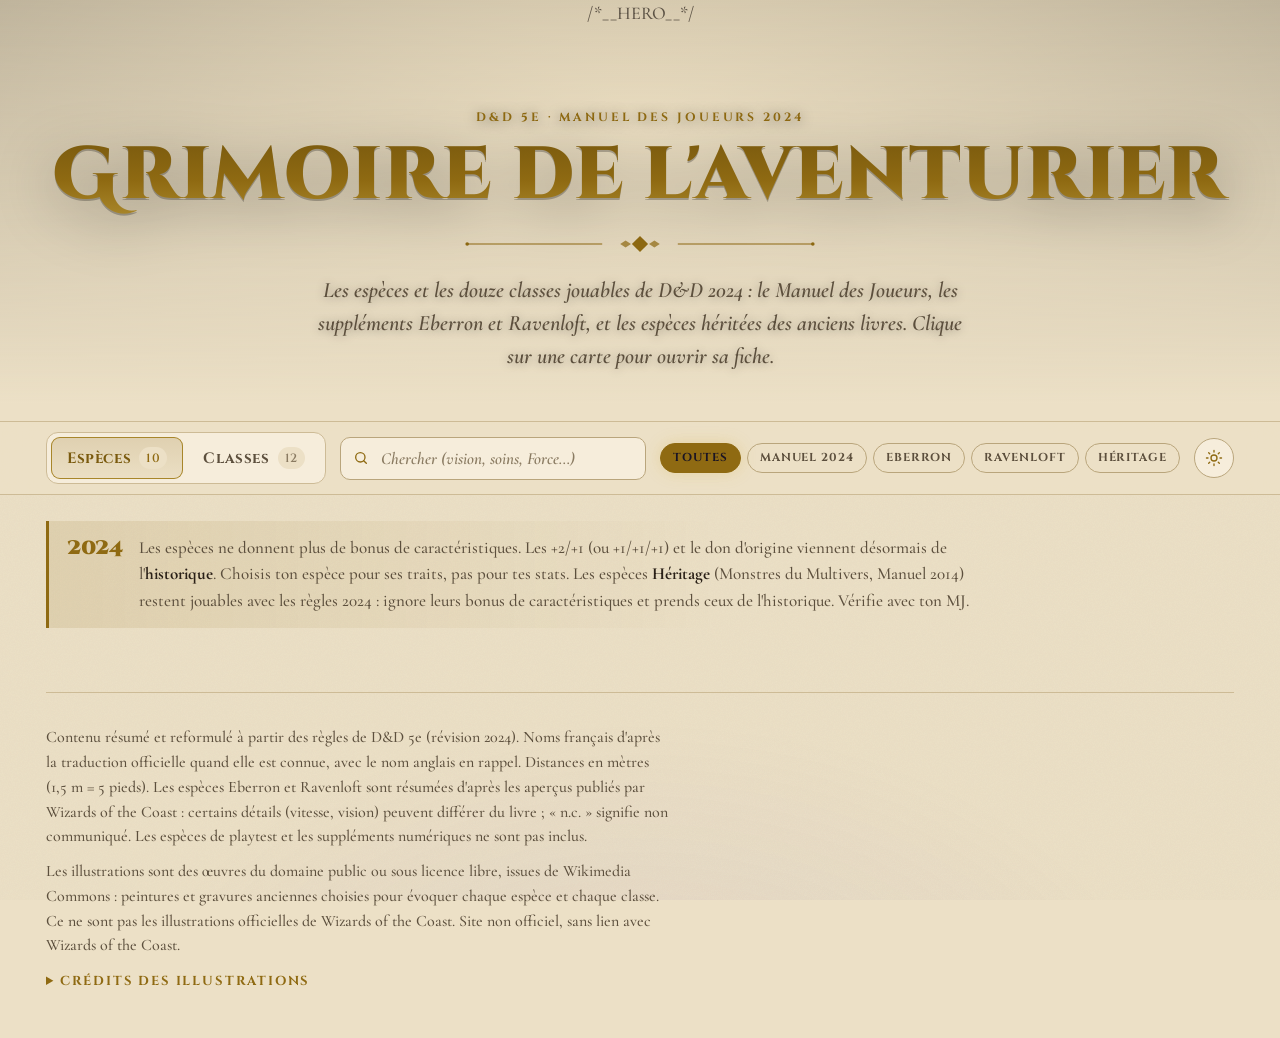
<file: tools/template.html>
<!doctype html>
<html lang="fr">
<head>
<meta charset="utf-8">
<meta name="viewport" content="width=device-width,initial-scale=1,viewport-fit=cover">
<title>Grimoire de l'aventurier</title>
<meta name="description" content="Les espèces et les 12 classes de Donjons & Dragons 5e (règles 2024), en français : traits, capacités, sous-classes et illustrations.">
<link rel="icon" href="data:image/svg+xml,%3Csvg xmlns='http://www.w3.org/2000/svg' viewBox='0 0 64 64'%3E%3Cpath d='M32 4 58 18v28L32 60 6 46V18z' fill='%23d4af37'/%3E%3Cpath d='M32 4v56M6 18l26 14 26-14M6 46l26-14 26 14' stroke='%231a1424' stroke-width='3' fill='none'/%3E%3C/svg%3E">
<link rel="preconnect" href="https://fonts.googleapis.com">
<link rel="preconnect" href="https://fonts.gstatic.com" crossorigin>
<link rel="stylesheet" href="https://fonts.googleapis.com/css2?family=Cinzel:wght@500;700;900&family=Cinzel+Decorative:wght@700;900&family=Cormorant+Garamond:ital,wght@0,500;0,600;0,700;1,500;1,600&display=swap">
<style>
:root{
  --bg:#0f0d14; --bg-2:#161320; --surface:#1c1826; --surface-2:#272031; --surface-3:#322940;
  --ink:#f1e8d4; --ink-2:#bdb29a; --ink-3:#8d8371;
  --line:#372e45; --line-2:#4a3f5c;
  --gold:#d4af37; --gold-2:#f3d98a; --gold-3:#9a7a24; --gold-soft:rgba(212,175,55,.14);
  --crimson:#b8343f; --crimson-2:#8e262f; --teal:#3f9a8c; --teal-2:#2f766c; --violet:#8a6fc4; --violet-2:#5f4a99;
  --on-color:#fff;
  --shadow:0 1px 2px rgba(0,0,0,.45),0 18px 44px rgba(0,0,0,.45);
  --glow:0 0 0 1px var(--gold-3),0 0 28px rgba(212,175,55,.18),0 26px 56px rgba(0,0,0,.55);
  --display:"Cinzel",Georgia,"Times New Roman",serif;
  --fancy:"Cinzel Decorative","Cinzel",Georgia,serif;
  --body:"Cormorant Garamond",Georgia,"Times New Roman",serif;
  --radius:16px;
  --hero-fade:rgba(15,13,20,.35);
  color-scheme:dark;
}
@media (prefers-color-scheme:light){
  :root:not([data-theme="dark"]){
    --bg:#ece0c6; --bg-2:#e4d6b8; --surface:#f6eddb; --surface-2:#ebdfc4; --surface-3:#dfd0b0;
    --ink:#2a2017; --ink-2:#5c4f3d; --ink-3:#8a7b62;
    --line:#cdbb96; --line-2:#b9a57c;
    --gold:#8f6a12; --gold-2:#7a5a0e; --gold-3:#a8862a; --gold-soft:rgba(143,106,18,.12);
    --crimson:#9b2a34; --crimson-2:#7d1f28; --teal:#2b7a6d; --teal-2:#20615a; --violet:#5e4a9c; --violet-2:#4a3a7c;
    --shadow:0 1px 2px rgba(60,40,10,.12),0 14px 36px rgba(60,40,10,.14);
    --glow:0 0 0 1px var(--gold-3),0 0 24px rgba(143,106,18,.16),0 22px 48px rgba(60,40,10,.22);
    --hero-fade:rgba(236,224,198,.25);
    color-scheme:light;
  }
}
:root[data-theme="light"]{
  --bg:#ece0c6; --bg-2:#e4d6b8; --surface:#f6eddb; --surface-2:#ebdfc4; --surface-3:#dfd0b0;
  --ink:#2a2017; --ink-2:#5c4f3d; --ink-3:#8a7b62;
  --line:#cdbb96; --line-2:#b9a57c;
  --gold:#8f6a12; --gold-2:#7a5a0e; --gold-3:#a8862a; --gold-soft:rgba(143,106,18,.12);
  --crimson:#9b2a34; --crimson-2:#7d1f28; --teal:#2b7a6d; --teal-2:#20615a; --violet:#5e4a9c; --violet-2:#4a3a7c;
  --shadow:0 1px 2px rgba(60,40,10,.12),0 14px 36px rgba(60,40,10,.14);
  --glow:0 0 0 1px var(--gold-3),0 0 24px rgba(143,106,18,.16),0 22px 48px rgba(60,40,10,.22);
  --hero-fade:rgba(236,224,198,.25);
  color-scheme:light;
}
*{box-sizing:border-box}
html{scroll-padding-top:90px}
[hidden]{display:none!important}
body{margin:0;background:var(--bg);color:var(--ink);font:500 18px/1.55 var(--body);min-height:100dvh;overflow-x:hidden}
body::before{content:"";position:fixed;inset:0;z-index:0;pointer-events:none;opacity:.5;
  background:url("data:image/svg+xml,%3Csvg xmlns='http://www.w3.org/2000/svg' width='220' height='220'%3E%3Cfilter id='n'%3E%3CfeTurbulence type='fractalNoise' baseFrequency='.85' numOctaves='2' stitchTiles='stitch'/%3E%3CfeColorMatrix values='0 0 0 0 .5 0 0 0 0 .45 0 0 0 0 .35 0 0 0 .18 0'/%3E%3C/filter%3E%3Crect width='100%25' height='100%25' filter='url(%23n)'/%3E%3C/svg%3E")}
body::after{content:"";position:fixed;inset:0;z-index:0;pointer-events:none;
  background:radial-gradient(1100px 520px at 12% -8%,var(--gold-soft),transparent 62%),radial-gradient(800px 480px at 100% 8%,rgba(184,52,63,.10),transparent 60%),radial-gradient(900px 600px at 50% 120%,rgba(138,111,196,.10),transparent 60%)}
.wrap{position:relative;z-index:1;max-width:1220px;margin:0 auto;padding-inline:16px}
a{color:var(--gold);text-decoration:underline;text-underline-offset:3px;text-decoration-thickness:1px}
:focus-visible{outline:2px solid var(--gold);outline-offset:3px;border-radius:4px}

/* ---------- hero ---------- */
.hero{position:relative;z-index:1;isolation:isolate;padding-block:clamp(56px,10vw,110px) clamp(28px,5vw,48px);text-align:center;overflow:hidden}
.hero-art{position:absolute;inset:0;z-index:-1;background:var(--bg-2)}
.hero-art img{width:100%;height:100%;object-fit:cover;object-position:50% 40%;display:block;opacity:.55;filter:saturate(.85)}
.hero-art::after{content:"";position:absolute;inset:0;background:linear-gradient(to bottom,var(--hero-fade),var(--bg) 96%),radial-gradient(60% 80% at 50% 30%,transparent,rgba(0,0,0,.25))}
.eyebrow{font:700 12px/1.2 var(--display);letter-spacing:.24em;text-transform:uppercase;color:var(--gold)}
.hero .eyebrow{text-shadow:0 1px 12px rgba(0,0,0,.5)}
h1{font:900 clamp(34px,7vw,74px)/1.05 var(--fancy);margin:14px 0 0;letter-spacing:.01em;text-wrap:balance;
  background:linear-gradient(180deg,var(--gold-2) 0%,var(--gold) 55%,var(--gold-3) 100%);-webkit-background-clip:text;background-clip:text;color:transparent;
  filter:drop-shadow(0 2px 0 rgba(0,0,0,.25)) drop-shadow(0 12px 28px rgba(0,0,0,.35))}
.flourish{display:block;width:min(360px,70vw);height:24px;margin:16px auto 0;color:var(--gold)}
.flourish.small{width:160px;height:16px;margin:8px 0 0}
.lede{max-width:66ch;margin:18px auto 0;font:italic 600 clamp(18px,2.2vw,22px)/1.5 var(--body);color:var(--ink-2);text-wrap:pretty}
.hero .lede{text-shadow:0 1px 10px rgba(0,0,0,.35)}

/* ---------- toolbar ---------- */
.bar{position:sticky;top:0;z-index:6;background:color-mix(in srgb,var(--bg) 84%,transparent);backdrop-filter:blur(14px);-webkit-backdrop-filter:blur(14px);border-block:1px solid var(--line)}
.bar-in{display:flex;flex-wrap:wrap;gap:10px 14px;align-items:center;padding-block:10px}
.tabs{display:flex;gap:4px;background:var(--surface);border:1px solid var(--line);border-radius:12px;padding:4px}
.tab{font:700 15px/1 var(--display);letter-spacing:.04em;border:0;background:transparent;color:var(--ink-2);padding:10px 16px;border-radius:9px;cursor:pointer;display:inline-flex;align-items:center;gap:8px;transition:background .15s,color .15s}
.tab:hover{color:var(--ink)}
.tab[aria-selected="true"]{background:linear-gradient(180deg,var(--surface-3),var(--surface-2));color:var(--gold-2);box-shadow:inset 0 0 0 1px var(--gold-3)}
.tab .n{font:600 12px var(--display);color:var(--ink-3);background:var(--bg);border-radius:999px;padding:3px 7px}
.tab[aria-selected="true"] .n{color:var(--gold)}
.search{flex:1 1 220px;min-width:0;position:relative}
.search input{width:100%;font:600 17px var(--body);padding:10px 14px 10px 40px;border:1px solid var(--line-2);border-radius:10px;background:var(--surface);color:var(--ink);transition:border-color .15s,box-shadow .15s}
.search input::placeholder{color:var(--ink-3);font-style:italic}
.search input:focus{outline:0;border-color:var(--gold-3);box-shadow:0 0 0 3px var(--gold-soft)}
.search svg{position:absolute;left:13px;top:50%;transform:translateY(-50%);width:16px;height:16px;stroke:var(--gold);fill:none;stroke-width:2;stroke-linecap:round}
.chips{display:flex;flex-wrap:wrap;gap:6px}
.chip{font:700 11.5px/1 var(--display);letter-spacing:.08em;text-transform:uppercase;border:1px solid var(--line-2);background:transparent;color:var(--ink-2);padding:8px 12px;border-radius:999px;cursor:pointer;transition:all .15s}
.chip:hover{border-color:var(--gold-3);color:var(--ink)}
.chip[aria-pressed="true"]{background:var(--gold);border-color:var(--gold);color:#1a1424;box-shadow:0 0 16px rgba(212,175,55,.25)}
.theme{margin-left:auto;flex:none;width:40px;height:40px;border-radius:50%;border:1px solid var(--line-2);background:var(--surface);color:var(--gold);cursor:pointer;display:grid;place-items:center}
.theme svg{width:18px;height:18px;fill:none;stroke:currentColor;stroke-width:1.8;stroke-linecap:round;stroke-linejoin:round}
.theme .sun{display:none}
:root[data-theme="light"] .theme .sun{display:block}
:root[data-theme="light"] .theme .moon{display:none}
@media (prefers-color-scheme:light){:root:not([data-theme="dark"]) .theme .sun{display:block}:root:not([data-theme="dark"]) .theme .moon{display:none}}

/* ---------- notes ---------- */
.note{margin-top:26px;display:grid;grid-template-columns:auto 1fr;gap:16px;align-items:start;background:linear-gradient(90deg,var(--gold-soft),transparent 70%);border-left:3px solid var(--gold);border-radius:0 12px 12px 0;padding:14px 18px;max-width:960px}
.note b{font:900 22px/1 var(--fancy);color:var(--gold);padding-top:2px}
.note p{margin:0;font-size:17px;color:var(--ink-2)}
.note strong{color:var(--ink);font-weight:700}

/* ---------- groups & grid ---------- */
.group{margin-top:40px}
.gh{font:700 clamp(19px,2.4vw,24px)/1.2 var(--display);margin:0;display:flex;align-items:center;gap:14px;color:var(--ink);letter-spacing:.02em}
.gh::after{content:"";flex:1;height:1px;background:linear-gradient(90deg,var(--gold-3),transparent)}
.gh span{font:600 12px var(--display);color:var(--gold);border:1px solid var(--gold-3);border-radius:999px;padding:4px 9px}
.grid{display:grid;grid-template-columns:repeat(auto-fill,minmax(270px,1fr));gap:20px;margin-top:20px}
main>.grid{margin-top:26px}
.empty{color:var(--ink-2);padding:60px 0;text-align:center;font-style:italic;font-size:20px}

/* ---------- cards ---------- */
.card{all:unset;box-sizing:border-box;position:relative;display:flex;flex-direction:column;cursor:pointer;background:var(--surface);border:1px solid var(--line);border-radius:var(--radius);overflow:hidden;box-shadow:var(--shadow);transition:transform .2s ease,box-shadow .2s ease,border-color .2s ease}
.card:hover,.card:focus-visible{transform:translateY(-4px);border-color:var(--gold-3);box-shadow:var(--glow)}
.card:focus-visible{outline:0}
.card .art{position:relative;aspect-ratio:16/10;overflow:hidden;background:radial-gradient(80% 90% at 50% 40%,var(--surface-3),var(--surface-2))}
.card .art img{width:100%;height:100%;object-fit:cover;object-position:var(--pos,50% 30%);display:block;transition:transform .6s ease;filter:saturate(.96)}
.card:hover .art img{transform:scale(1.05)}
.card .art::after{content:"";position:absolute;inset:0;background:linear-gradient(to top,var(--surface) 0%,color-mix(in srgb,var(--surface) 30%,transparent) 32%,transparent 60%);pointer-events:none}
.card .art.none{display:grid;place-items:center}
.card .art.none svg{width:118px;height:118px;border-radius:50%;box-shadow:0 0 0 3px var(--gold-3),0 0 30px rgba(212,175,55,.25);position:relative;z-index:1}
.card .art.none .sig{width:96px;height:96px;border-radius:50%;background:var(--gold-soft);display:grid;place-items:center;color:var(--gold);box-shadow:0 0 0 2px var(--gold-3);position:relative;z-index:1}
.card .art.none .sig svg{width:54px;height:54px;border-radius:0;box-shadow:none}
.ribbon{position:absolute;top:14px;left:0;z-index:2;font:700 10.5px/1 var(--display);letter-spacing:.14em;text-transform:uppercase;color:var(--on-color);background:var(--c);padding:7px 14px 7px 12px;clip-path:polygon(0 0,100% 0,calc(100% - 8px) 50%,100% 100%,0 100%);box-shadow:0 4px 12px rgba(0,0,0,.3);text-shadow:0 1px 1px rgba(0,0,0,.35)}
.badge{position:absolute;top:12px;right:12px;z-index:2;font:700 12px/1 var(--display);letter-spacing:.06em;color:#1a1424;background:linear-gradient(180deg,var(--gold-2),var(--gold));padding:7px 9px;border-radius:8px;box-shadow:0 2px 8px rgba(0,0,0,.35)}
.badge.die{width:44px;height:44px;padding:0;display:grid;place-items:center;border-radius:0;font-size:13px}
.d6{clip-path:inset(4% round 6px)}
.d8{clip-path:polygon(50% 0,100% 50%,50% 100%,0 50%)}
.d10{clip-path:polygon(50% 0,100% 40%,50% 100%,0 40%)}
.d12{clip-path:polygon(50% 0,98% 36%,80% 96%,20% 96%,2% 36%)}
.card .body{padding:2px 18px 18px;display:grid;gap:10px;margin-top:-6px;position:relative;z-index:1}
.card h3{font:700 22px/1.15 var(--display);margin:0;color:var(--ink)}
.card .en{font:700 11px var(--display);letter-spacing:.14em;text-transform:uppercase;color:var(--gold);margin-top:3px}
.card p{margin:0;color:var(--ink-2);font-size:17px;line-height:1.45}
.meta{display:flex;flex-wrap:wrap;gap:6px}
.tag{font:600 12.5px/1 var(--display);padding:6px 9px;border-radius:6px;background:var(--surface-2);color:var(--ink-2);letter-spacing:.02em;border:1px solid var(--line)}
.tag.a{background:var(--gold-soft);color:var(--gold);border-color:transparent}
.s-phb{--c:var(--gold-3)} .s-eberron{--c:var(--teal-2)} .s-ravenloft{--c:var(--crimson-2)} .s-legacy{--c:var(--violet-2)}
.t-Martial{--c:var(--crimson-2)} .t-Hybride{--c:var(--teal-2)} .t-Lanceur{--c:var(--violet-2)}

/* ---------- dialog ---------- */
dialog{border:0;padding:0;background:transparent;color:var(--ink);width:min(980px,calc(100vw - 20px));max-height:calc(100dvh - 24px);overflow:auto;overscroll-behavior:contain;border-radius:20px}
dialog::backdrop{background:rgba(6,4,10,.72);backdrop-filter:blur(5px)}
.sheet{position:relative;display:grid;grid-template-columns:minmax(0,340px) minmax(0,1fr);background:var(--surface);border:1px solid var(--gold-3);border-radius:18px;box-shadow:0 0 0 5px var(--bg),0 0 0 6px var(--gold-3),0 40px 120px rgba(0,0,0,.6);overflow:hidden}
.sheet-art{position:relative;background:var(--surface-2);display:flex;flex-direction:column;overflow:hidden}
.sheet-art .pic{position:relative;flex:1 1 auto;min-height:460px;overflow:hidden;background:radial-gradient(80% 90% at 50% 40%,var(--surface-3),var(--surface-2))}
.sheet-art .pic img{width:100%;height:100%;object-fit:cover;object-position:var(--pos,50% 30%);display:block}
.sheet-art .pic::after{content:"";position:absolute;inset:0;box-shadow:inset 0 0 0 1px rgba(212,175,55,.35),inset 0 0 60px rgba(0,0,0,.35);pointer-events:none}
.sheet-art.fit{background:var(--surface-3)}
.sheet-art.fit::before{content:"";position:absolute;inset:-30px;background:var(--bg-img) center/cover no-repeat;filter:blur(24px) saturate(.7) brightness(.45);z-index:0}
.sheet-art.fit .pic{flex:none;min-height:0;z-index:1;box-shadow:0 14px 34px rgba(0,0,0,.45)}
.sheet-art.fit .pic img{height:auto;object-fit:fill}
.sheet-art.fit .credit{position:relative;z-index:1;color:#cfc7b6;background:linear-gradient(to bottom,rgba(0,0,0,.45),rgba(0,0,0,.15))}
.sheet-art.fit .credit b,.sheet-art.fit .credit a{color:#efe6d2}
.sheet-art .pic.none{display:grid;place-items:center}
.sheet-art .pic.none svg{width:60%;height:auto;aspect-ratio:1;border-radius:50%;box-shadow:0 0 0 4px var(--gold-3),0 0 40px rgba(212,175,55,.25)}
.sheet-art .pic.none .sig{width:46%;aspect-ratio:1;border-radius:50%;background:var(--gold-soft);display:grid;place-items:center;color:var(--gold);box-shadow:0 0 0 3px var(--gold-3)}
.sheet-art .pic.none .sig svg{width:56%;border-radius:0;box-shadow:none}
.credit{flex:none;margin:0;padding:12px 16px 16px;font:italic 500 14px/1.4 var(--body);color:var(--ink-3)}
.credit a{color:var(--ink-2)}
.credit b{font-style:normal;font-weight:700;color:var(--ink-2)}
.sheet-body{padding:30px clamp(18px,4vw,38px) 34px;display:grid;gap:24px;align-content:start;min-width:0}
.sheet-h{padding-right:44px}
.sheet-h h2{font:900 clamp(30px,4.5vw,44px)/1.05 var(--fancy);margin:6px 0 0;color:var(--ink);text-wrap:balance}
.close{position:absolute;top:14px;right:14px;z-index:3;border:1px solid var(--gold-3);background:var(--surface);color:var(--gold);width:40px;height:40px;border-radius:50%;font:400 24px/1 var(--body);cursor:pointer;display:grid;place-items:center;box-shadow:0 4px 14px rgba(0,0,0,.35)}
.close:hover{background:var(--gold);color:#1a1424}
.intro{margin:0;font:italic 600 21px/1.45 var(--body);color:var(--ink-2);text-wrap:pretty}
.intro::first-letter{font:900 2.6em/0.85 var(--fancy);color:var(--gold);float:left;margin:6px 8px 0 0;font-style:normal}
.stats{display:grid;grid-template-columns:repeat(auto-fill,minmax(170px,1fr));gap:1px;margin:0;padding:1px;border:1px solid var(--line);border-radius:12px;overflow:hidden}
.stat{background:var(--surface-2);padding:12px 14px;box-shadow:0 0 0 1px var(--line)}
.stat dt{font:700 10.5px var(--display);text-transform:uppercase;letter-spacing:.16em;color:var(--gold)}
.stat dd{margin:5px 0 0;font:700 17.5px/1.3 var(--body);color:var(--ink)}
.sheet h4{font:700 15px var(--display);letter-spacing:.14em;text-transform:uppercase;margin:0 0 12px;color:var(--gold);display:flex;align-items:center;gap:12px}
.sheet h4::after{content:"";flex:1;height:1px;background:linear-gradient(90deg,var(--gold-3),transparent)}
.feat{list-style:none;margin:0;padding:0;display:grid;gap:12px}
.feat li{display:grid;grid-template-columns:56px 1fr;gap:12px;align-items:start}
.lv{font:700 10.5px/1 var(--display);letter-spacing:.06em;color:var(--gold-2);background:linear-gradient(180deg,var(--surface-3),var(--surface-2));border:1px solid var(--gold-3);border-radius:6px;padding:7px 0;text-align:center;margin-top:3px}
.feat b{font-weight:700;color:var(--ink);font-size:18.5px}
.feat span{color:var(--ink-2)}
.subs{display:grid;grid-template-columns:repeat(auto-fit,minmax(240px,1fr));gap:12px}
.sub{border:1px solid var(--line);border-left:3px solid var(--gold);border-radius:10px;padding:12px 14px;background:var(--surface-2)}
.sub b{display:block;font:700 17px/1.2 var(--display);color:var(--ink)}
.sub i{display:block;font:700 10.5px var(--display);font-style:normal;letter-spacing:.12em;text-transform:uppercase;color:var(--gold);margin:4px 0 6px}
.sub p{margin:0;font-size:16.5px;color:var(--ink-2)}
.pairs{display:flex;flex-wrap:wrap;gap:6px}
@media (max-width:760px){
  .sheet{grid-template-columns:1fr}
  .sheet-art .pic{flex:none;min-height:0;aspect-ratio:16/10}
  .sheet-art .pic img{object-position:var(--pos,50% 25%)}
  .sheet-body{padding:22px 18px 28px}
  .close{top:10px;right:10px}
}

/* ---------- footer ---------- */
footer{position:relative;z-index:1;margin-top:64px;padding-block:32px 48px;border-top:1px solid var(--line);color:var(--ink-2);font-size:16px}
footer p{max-width:78ch;margin:0 0 10px}
details{margin-top:14px}
summary{cursor:pointer;font:700 13px var(--display);letter-spacing:.14em;text-transform:uppercase;color:var(--gold)}
.credits{columns:2;column-gap:32px;margin:12px 0 0;padding-left:18px;font-size:15px;line-height:1.5}
.credits li{break-inside:avoid;margin-bottom:4px}
@media (max-width:640px){.credits{columns:1}.tab{padding:9px 12px;font-size:14px}.feat li{grid-template-columns:48px 1fr}}
@media (prefers-reduced-motion:reduce){.card,.card .art img{transition:none}.card:hover{transform:none}.card:hover .art img{transform:none}}
</style>
</head>
<body>
<header class="hero">
  <div class="hero-art" aria-hidden="true">/*__HERO__*/</div>
  <div class="wrap hero-in">
    <div class="eyebrow">D&amp;D 5e · Manuel des Joueurs 2024</div>
    <h1>Grimoire de l'aventurier</h1>
    <svg class="flourish" viewBox="0 0 400 24" aria-hidden="true"><path d="M8 12h150M242 12h150" stroke="currentColor" stroke-width="1.2"/><path d="M200 3l9 9-9 9-9-9z" fill="currentColor"/><path d="M178 12l6-4 6 4-6 4zM210 12l6-4 6 4-6 4z" fill="currentColor" opacity=".7"/><circle cx="8" cy="12" r="2" fill="currentColor"/><circle cx="392" cy="12" r="2" fill="currentColor"/></svg>
    <p class="lede">Les espèces et les douze classes jouables de D&amp;D 2024 : le Manuel des Joueurs, les suppléments Eberron et Ravenloft, et les espèces héritées des anciens livres. Clique sur une carte pour ouvrir sa fiche.</p>
  </div>
</header>

<div class="bar" role="toolbar" aria-label="Navigation et filtres">
  <div class="wrap bar-in">
    <div class="tabs" role="tablist">
      <button class="tab" role="tab" id="tab-especes" aria-selected="true" data-view="especes">Espèces<span class="n" id="n-especes">10</span></button>
      <button class="tab" role="tab" id="tab-classes" aria-selected="false" data-view="classes">Classes<span class="n">12</span></button>
    </div>
    <label class="search"><svg viewBox="0 0 24 24"><circle cx="11" cy="11" r="7"/><path d="m20 20-4-4"/></svg>
      <input id="q" type="search" placeholder="Chercher (vision, soins, Force…)" aria-label="Chercher"></label>
    <div class="chips" id="chips-src">
      <button class="chip" data-s="all" aria-pressed="true">Toutes</button>
      <button class="chip" data-s="phb" aria-pressed="false">Manuel 2024</button>
      <button class="chip" data-s="eberron" aria-pressed="false">Eberron</button>
      <button class="chip" data-s="ravenloft" aria-pressed="false">Ravenloft</button>
      <button class="chip" data-s="legacy" aria-pressed="false">Héritage</button>
    </div>
    <div class="chips" id="chips" hidden>
      <button class="chip" data-f="all" aria-pressed="true">Toutes</button>
      <button class="chip" data-f="Martial" aria-pressed="false">Martiales</button>
      <button class="chip" data-f="Hybride" aria-pressed="false">Hybrides</button>
      <button class="chip" data-f="Lanceur" aria-pressed="false">Lanceurs de sorts</button>
    </div>
    <button class="theme" id="theme" type="button" aria-label="Changer de thème" title="Thème clair / sombre">
      <svg class="moon" viewBox="0 0 24 24"><path d="M21 13A8.5 8.5 0 0 1 11 3a8.5 8.5 0 1 0 10 10z"/></svg>
      <svg class="sun" viewBox="0 0 24 24"><circle cx="12" cy="12" r="4"/><path d="M12 2v2M12 20v2M2 12h2M20 12h2M4.9 4.9l1.4 1.4M17.7 17.7l1.4 1.4M4.9 19.1l1.4-1.4M17.7 6.3l1.4-1.4"/></svg>
    </button>
  </div>
</div>

<div class="wrap">
  <div class="note" id="note-especes">
    <b>2024</b>
    <p>Les espèces ne donnent plus de bonus de caractéristiques. Les +2/+1 (ou +1/+1/+1) et le don d'origine viennent désormais de l'<strong>historique</strong>. Choisis ton espèce pour ses traits, pas pour tes stats. Les espèces <strong>Héritage</strong> (Monstres du Multivers, Manuel 2014) restent jouables avec les règles 2024 : ignore leurs bonus de caractéristiques et prends ceux de l'historique. Vérifie avec ton MJ.</p>
  </div>
  <div class="note" id="note-classes" hidden>
    <b>2024</b>
    <p>Toutes les classes choisissent leur sous-classe au <strong>niveau 3</strong>. Les classes martiales (et le paladin, le rôdeur) gagnent la <strong>Maîtrise des armes</strong>, qui débloque une propriété spéciale par arme (Enchaînement, Coup vexant, Poussée…).</p>
  </div>

  <main id="grid" aria-live="polite"></main>

  <footer>
    <p>Contenu résumé et reformulé à partir des règles de D&amp;D 5e (révision 2024). Noms français d'après la traduction officielle quand elle est connue, avec le nom anglais en rappel. Distances en mètres (1,5 m = 5 pieds). Les espèces Eberron et Ravenloft sont résumées d'après les aperçus publiés par Wizards of the Coast : certains détails (vitesse, vision) peuvent différer du livre ; « n.c. » signifie non communiqué. Les espèces de playtest et les suppléments numériques ne sont pas inclus.</p>
    <p>Les illustrations sont des œuvres du domaine public ou sous licence libre, issues de Wikimedia Commons : peintures et gravures anciennes choisies pour évoquer chaque espèce et chaque classe. Ce ne sont pas les illustrations officielles de Wizards of the Coast. Site non officiel, sans lien avec Wizards of the Coast.</p>
    <details><summary>Crédits des illustrations</summary><ul class="credits" id="credits"></ul></details>
  </footer>
</div>

<dialog id="dlg" aria-labelledby="dlg-title"><div id="dlg-body"></div></dialog>

<script>
/*__DATA__*/

/*__IMAGES__*/

const grid=document.getElementById('grid'),q=document.getElementById('q'),chips=document.getElementById('chips'),dlg=document.getElementById('dlg'),body=document.getElementById('dlg-body');
let view='especes',filtre='all';
const esc=s=>String(s).replace(/[&<>"]/g,c=>({'&':'&amp;','<':'&lt;','>':'&gt;','"':'&quot;'}[c]));
let srcF='all';
const chipsSrc=document.getElementById('chips-src');
/*__PORTRAIT__*/

const typeLabel={Martial:"Martiale",Hybride:"Hybride",Lanceur:"Lanceur de sorts"};
const dots=n=>'●'.repeat(n)+'○'.repeat(3-n);
const sigSvg=id=>`<span class="sig" aria-hidden="true"><svg viewBox="0 0 24 24" fill="none" stroke="currentColor" stroke-width="1.6" stroke-linecap="round" stroke-linejoin="round"><path d="${ICONS[id]}"/></svg></span>`;
let nCard=0;
function art(kind,o,cls){
  const im=IMAGES[o.id];
  if(im)return `<div class="${cls}" style="--pos:${im.pos||'50% 30%'}"><img src="${im.f}" alt="" loading="${cls==='art'&&nCard++>=8?'lazy':'eager'}" decoding="async"></div>`;
  return `<div class="${cls} none">${kind==='e'?portrait(o.id):sigSvg(o.id)}</div>`;
}
function sheetArt(kind,o){const im=IMAGES[o.id];return `<div class="sheet-art${im&&im.fit?' fit':''}"${im?` style="--bg-img:url(${im.f})"`:''}>${art(kind,o,'pic')}${creditLine(o)}</div>`}
function creditLine(o){
  const im=IMAGES[o.id]; if(!im)return `<p class="credit">Portrait original dessiné pour ce site.</p>`;
  return `<p class="credit"><b>${esc(im.t)}</b>${im.a?', '+esc(im.a):''}${im.y?' ('+esc(im.y)+')':''}. ${esc(im.l)} · <a href="${esc(im.u)}" target="_blank" rel="noopener">Wikimedia Commons</a></p>`;
}

function texte(o){return norm(JSON.stringify(o))}
function render(){
  nCard=0;
  const t=norm(q.value.trim());
  let html='';
  if(view==='especes'){
    const list=ESPECES.filter(e=>(srcF==='all'||e.src===srcF)&&(!t||texte(e).includes(t)));
    const card=e=>`<button class="card s-${e.src}" data-kind="e" data-id="${e.id}">
      ${art('e',e,'art')}<span class="ribbon">${esc(SRC_SHORT[e.src])}</span><span class="badge" title="Taille">${esc(e.taille)}</span>
      <div class="body"><div><h3>${esc(e.nom)}</h3><div class="en">${esc(e.en)}</div></div>
      <p>${esc(e.resume)}</p>
      <div class="meta">${e.traits.slice(0,3).map(x=>`<span class="tag">${esc(x[0].replace(/ \(niv\. [\d et]+\)/,''))}</span>`).join('')}</div>
      <div class="meta"><span class="tag a">Vitesse ${esc(e.vitesse)}</span><span class="tag a">Vision ${e.vision==='?'?'n.c.':e.vision==='—'?'—':esc(e.vision)}</span></div></div></button>`;
    html=Object.keys(SOURCES).map(s=>{const g=list.filter(e=>e.src===s);return g.length?`<section class="group"><h2 class="gh">${esc(SOURCES[s])}<span>${g.length}</span></h2><div class="grid">${g.map(card).join('')}</div></section>`:''}).join('');
  }else{
    const list=CLASSES.filter(c=>(filtre==='all'||c.type===filtre)&&(!t||texte(c).includes(t)));
    html='<div class="grid">'+list.map(c=>`<button class="card t-${c.type}" data-kind="c" data-id="${c.id}">
      ${art('c',c,'art')}<span class="ribbon">${typeLabel[c.type]}</span><span class="badge die ${c.de}" title="Dé de vie ${c.de}">${c.de}</span>
      <div class="body"><div><h3>${esc(c.nom)}</h3><div class="en">${esc(c.en)}</div></div>
      <p>${esc(c.resume)}</p>
      <div class="meta"><span class="tag">${esc(c.carac)}</span><span class="tag">${esc(c.js)}</span></div>
      <div class="meta"><span class="tag a" title="Complexité">Complexité ${dots(c.complexite)}</span></div></div></button>`).join('')+'</div>';
    if(!list.length)html='';
  }
  grid.innerHTML=html||`<p class="empty">Aucun résultat pour « ${esc(q.value)} ».</p>`;
}

const flourish='<svg class="flourish small" viewBox="0 0 160 16" aria-hidden="true"><path d="M0 8h60M100 8h60" stroke="currentColor" stroke-width="1"/><path d="M80 2l6 6-6 6-6-6z" fill="currentColor"/></svg>';
function openItem(kind,id){
  let h='';
  if(kind==='e'){
    const e=ESPECES.find(x=>x.id===id); if(!e)return;
    h=`<article class="sheet s-${e.src}">
    <button class="close" aria-label="Fermer">×</button>
    ${sheetArt('e',e)}
    <div class="sheet-body">
      <header class="sheet-h"><div class="eyebrow">Espèce · ${esc(e.en)} · ${esc(SRC_SHORT[e.src])}</div><h2 id="dlg-title">${esc(e.nom)}</h2>${flourish}</header>
      <p class="intro">${esc(e.resume)}</p>
      <dl class="stats"><div class="stat"><dt>Taille</dt><dd>${e.taille==='P'?'Petite':e.taille==='M'?'Moyenne':'Moyenne ou petite'}</dd></div><div class="stat"><dt>Vitesse</dt><dd>${esc(e.vitesse)}</dd></div><div class="stat"><dt>Vision dans le noir</dt><dd>${e.vision==='—'?'Non':e.vision==='?'?'Non précisé':esc(e.vision)}</dd></div><div class="stat"><dt>Type</dt><dd>${esc(e.type||'Humanoïde')}</dd></div><div class="stat"><dt>Source</dt><dd>${esc(SOURCES[e.src])}</dd></div></dl>
      <section><h4>Traits</h4><ul class="feat">${e.traits.map(x=>{const m=x[0].match(/\(niv\. ([\d et]+)\)/);return `<li><span class="lv">${m?'niv. '+m[1].replace(' et ','/'):'niv. 1'}</span><div><b>${esc(x[0].replace(/ \(niv\. [\d et]+\)/,''))}.</b> <span>${esc(x[1])}</span></div></li>`}).join('')}</ul></section>
      <section><h4>Se marie bien avec</h4><div class="pairs">${e.pairs.map(p=>`<span class="tag a">${esc(p)}</span>`).join('')}</div></section>
    </div></article>`;
  }else{
    const c=CLASSES.find(x=>x.id===id); if(!c)return;
    h=`<article class="sheet t-${c.type}">
    <button class="close" aria-label="Fermer">×</button>
    ${sheetArt('c',c)}
    <div class="sheet-body">
      <header class="sheet-h"><div class="eyebrow">Classe · ${esc(c.en)} · ${typeLabel[c.type]}</div><h2 id="dlg-title">${esc(c.nom)}</h2>${flourish}</header>
      <p class="intro">${esc(c.resume)}</p>
      <dl class="stats"><div class="stat"><dt>Dé de vie</dt><dd>${c.de}</dd></div><div class="stat"><dt>Caractéristique clé</dt><dd>${esc(c.carac)}</dd></div><div class="stat"><dt>Jets de sauvegarde</dt><dd>${esc(c.js)}</dd></div><div class="stat"><dt>Armures</dt><dd>${esc(c.armures)}</dd></div><div class="stat"><dt>Armes</dt><dd>${esc(c.armes)}</dd></div><div class="stat"><dt>Complexité</dt><dd>${dots(c.complexite)}</dd></div></dl>
      <section><h4>Capacités clés</h4><ul class="feat">${c.feats.map(f=>`<li><span class="lv">niv. ${f[0]}</span><div><b>${esc(f[1])}.</b> <span>${esc(f[2])}</span></div></li>`).join('')}</ul></section>
      <section><h4>Sous-classes (niveau 3)</h4><div class="subs">${c.subs.map(s=>`<div class="sub"><b>${esc(s[0])}</b><i>${esc(s[1])}</i><p>${esc(s[2])}</p></div>`).join('')}</div></section>
    </div></article>`;
  }
  body.innerHTML=h;
  body.querySelector('.close').onclick=()=>dlg.close();
  if(!dlg.open)dlg.showModal();
  dlg.scrollTop=0;
  history.replaceState(null,'','#'+id);
}
dlg.addEventListener('close',()=>{if(location.hash&&location.hash!=='#'+view)history.replaceState(null,'','#'+view)});

function setView(v){
  view=v;
  document.querySelectorAll('.tab').forEach(b=>b.setAttribute('aria-selected',b.dataset.view===v));
  chips.hidden=v!=='classes';chipsSrc.hidden=v!=='especes';
  document.getElementById('note-especes').hidden=v!=='especes';
  document.getElementById('note-classes').hidden=v!=='classes';
  try{localStorage.setItem('gda-view',v)}catch(e){}
  render();
}
document.querySelectorAll('.tab').forEach(b=>b.onclick=()=>setView(b.dataset.view));
chipsSrc.addEventListener('click',e=>{const b=e.target.closest('.chip');if(!b)return;srcF=b.dataset.s;chipsSrc.querySelectorAll('.chip').forEach(c=>c.setAttribute('aria-pressed',c===b));render()});
document.getElementById('n-especes').textContent=ESPECES.length;
chips.addEventListener('click',e=>{const b=e.target.closest('.chip');if(!b)return;filtre=b.dataset.f;chips.querySelectorAll('.chip').forEach(c=>c.setAttribute('aria-pressed',c===b));render()});
q.addEventListener('input',render);
grid.addEventListener('click',e=>{const c=e.target.closest('.card');if(c)openItem(c.dataset.kind,c.dataset.id)});
dlg.addEventListener('click',e=>{if(e.target===dlg)dlg.close()});

// thème
const root=document.documentElement;
try{const th=localStorage.getItem('gda-theme');if(th==='light'||th==='dark')root.dataset.theme=th}catch(e){}
document.getElementById('theme').onclick=()=>{
  const cur=root.dataset.theme||(matchMedia('(prefers-color-scheme:light)').matches?'light':'dark');
  const next=cur==='light'?'dark':'light';root.dataset.theme=next;
  try{localStorage.setItem('gda-theme',next)}catch(e){}
};

// crédits
const credits=document.getElementById('credits');
const all=[...ESPECES.map(e=>[e.nom,e.id]),...CLASSES.map(c=>[c.nom,c.id])].filter(x=>IMAGES[x[1]]).sort((a,b)=>a[0].localeCompare(b[0],'fr'));
credits.innerHTML=all.map(([nom,id])=>{const im=IMAGES[id];return `<li><b>${esc(nom)}</b> : <a href="${esc(im.u)}" target="_blank" rel="noopener">${esc(im.t)}</a>${im.a?', '+esc(im.a):''}${im.y?' ('+esc(im.y)+')':''}, ${esc(im.l)}.</li>`}).join('')+(IMAGES.hero?`<li><b>Bannière</b> : <a href="${esc(IMAGES.hero.u)}" target="_blank" rel="noopener">${esc(IMAGES.hero.t)}</a>, ${esc(IMAGES.hero.a)}${IMAGES.hero.y?' ('+esc(IMAGES.hero.y)+')':''}, ${esc(IMAGES.hero.l)}.</li>`:'');

let start='especes';
const hash=location.hash.slice(1);
try{const s=localStorage.getItem('gda-view');if(s==='classes'||s==='especes')start=s}catch(e){}
if(hash==='classes'||hash==='especes')start=hash;
setView(start);
if(CLASSES.some(c=>c.id===hash)){setView('classes');openItem('c',hash)}
else if(ESPECES.some(e=>e.id===hash)){setView('especes');openItem('e',hash)}
</script>
</body>
</html>
</file>
<file: docs/style.css>
/* Grimoire de l'aventurier : feuille de style commune */
:root{
  --bg:#0f0d14; --bg-2:#161320; --surface:#1c1826; --surface-2:#272031; --surface-3:#322940;
  --ink:#f1e8d4; --ink-2:#bdb29a; --ink-3:#8d8371;
  --line:#372e45; --line-2:#4a3f5c;
  --gold:#d4af37; --gold-2:#f3d98a; --gold-3:#9a7a24; --gold-soft:rgba(212,175,55,.14);
  --crimson:#b8343f; --crimson-2:#8e262f; --teal:#3f9a8c; --teal-2:#2f766c; --violet:#8a6fc4; --violet-2:#5f4a99;
  --on-color:#fff;
  --shadow:0 1px 2px rgba(0,0,0,.45),0 18px 44px rgba(0,0,0,.45);
  --glow:0 0 0 1px var(--gold-3),0 0 28px rgba(212,175,55,.18),0 26px 56px rgba(0,0,0,.55);
  --display:"Cinzel",Georgia,"Times New Roman",serif;
  --fancy:"Cinzel Decorative","Cinzel",Georgia,serif;
  --body:"Cormorant Garamond",Georgia,"Times New Roman",serif;
  --radius:16px;
  --hero-fade:rgba(15,13,20,.35);
  color-scheme:dark;
}
@media (prefers-color-scheme:light){
  :root:not([data-theme="dark"]){
    --bg:#ece0c6; --bg-2:#e4d6b8; --surface:#f6eddb; --surface-2:#ebdfc4; --surface-3:#dfd0b0;
    --ink:#2a2017; --ink-2:#5c4f3d; --ink-3:#8a7b62;
    --line:#cdbb96; --line-2:#b9a57c;
    --gold:#8f6a12; --gold-2:#7a5a0e; --gold-3:#a8862a; --gold-soft:rgba(143,106,18,.12);
    --crimson:#9b2a34; --crimson-2:#7d1f28; --teal:#2b7a6d; --teal-2:#20615a; --violet:#5e4a9c; --violet-2:#4a3a7c;
    --shadow:0 1px 2px rgba(60,40,10,.12),0 14px 36px rgba(60,40,10,.14);
    --glow:0 0 0 1px var(--gold-3),0 0 24px rgba(143,106,18,.16),0 22px 48px rgba(60,40,10,.22);
    --hero-fade:rgba(236,224,198,.25);
    color-scheme:light;
  }
}
:root[data-theme="light"]{
  --bg:#ece0c6; --bg-2:#e4d6b8; --surface:#f6eddb; --surface-2:#ebdfc4; --surface-3:#dfd0b0;
  --ink:#2a2017; --ink-2:#5c4f3d; --ink-3:#8a7b62;
  --line:#cdbb96; --line-2:#b9a57c;
  --gold:#8f6a12; --gold-2:#7a5a0e; --gold-3:#a8862a; --gold-soft:rgba(143,106,18,.12);
  --crimson:#9b2a34; --crimson-2:#7d1f28; --teal:#2b7a6d; --teal-2:#20615a; --violet:#5e4a9c; --violet-2:#4a3a7c;
  --shadow:0 1px 2px rgba(60,40,10,.12),0 14px 36px rgba(60,40,10,.14);
  --glow:0 0 0 1px var(--gold-3),0 0 24px rgba(143,106,18,.16),0 22px 48px rgba(60,40,10,.22);
  --hero-fade:rgba(236,224,198,.25);
  color-scheme:light;
}
*{box-sizing:border-box}
html{scroll-padding-top:90px}
[hidden]{display:none!important}
body{margin:0;background:var(--bg);color:var(--ink);font:500 18px/1.55 var(--body);min-height:100dvh;overflow-x:hidden}
body::before{content:"";position:fixed;inset:0;z-index:0;pointer-events:none;opacity:.5;
  background:url("data:image/svg+xml,%3Csvg xmlns='http://www.w3.org/2000/svg' width='220' height='220'%3E%3Cfilter id='n'%3E%3CfeTurbulence type='fractalNoise' baseFrequency='.85' numOctaves='2' stitchTiles='stitch'/%3E%3CfeColorMatrix values='0 0 0 0 .5 0 0 0 0 .45 0 0 0 0 .35 0 0 0 .18 0'/%3E%3C/filter%3E%3Crect width='100%25' height='100%25' filter='url(%23n)'/%3E%3C/svg%3E")}
body::after{content:"";position:fixed;inset:0;z-index:0;pointer-events:none;
  background:radial-gradient(1100px 520px at 12% -8%,var(--gold-soft),transparent 62%),radial-gradient(800px 480px at 100% 8%,rgba(184,52,63,.10),transparent 60%),radial-gradient(900px 600px at 50% 120%,rgba(138,111,196,.10),transparent 60%)}
.wrap{position:relative;z-index:1;max-width:1220px;margin:0 auto;padding-inline:16px}
a{color:var(--gold);text-decoration:underline;text-underline-offset:3px;text-decoration-thickness:1px}
:focus-visible{outline:2px solid var(--gold);outline-offset:3px;border-radius:4px}

/* ---------- hero ---------- */
.hero{position:relative;z-index:1;isolation:isolate;padding-block:clamp(56px,10vw,110px) clamp(28px,5vw,48px);text-align:center;overflow:hidden}
.hero-art{position:absolute;inset:0;z-index:-1;background:var(--bg-2)}
.hero-art img{width:100%;height:100%;object-fit:cover;object-position:50% 40%;display:block;opacity:.55;filter:saturate(.85)}
.hero-art::after{content:"";position:absolute;inset:0;background:linear-gradient(to bottom,var(--hero-fade),var(--bg) 96%),radial-gradient(60% 80% at 50% 30%,transparent,rgba(0,0,0,.25))}
.eyebrow{font:700 12px/1.2 var(--display);letter-spacing:.24em;text-transform:uppercase;color:var(--gold)}
.hero .eyebrow{text-shadow:0 1px 12px rgba(0,0,0,.5)}
h1{font:900 clamp(34px,7vw,74px)/1.05 var(--fancy);margin:14px 0 0;letter-spacing:.01em;text-wrap:balance;
  background:linear-gradient(180deg,var(--gold-2) 0%,var(--gold) 55%,var(--gold-3) 100%);-webkit-background-clip:text;background-clip:text;color:transparent;
  filter:drop-shadow(0 2px 0 rgba(0,0,0,.25)) drop-shadow(0 12px 28px rgba(0,0,0,.35))}
.flourish{display:block;width:min(360px,70vw);height:24px;margin:16px auto 0;color:var(--gold)}
.flourish.small{width:160px;height:16px;margin:8px 0 0}
.lede{max-width:66ch;margin:18px auto 0;font:italic 600 clamp(18px,2.2vw,22px)/1.5 var(--body);color:var(--ink-2);text-wrap:pretty}
.hero .lede{text-shadow:0 1px 10px rgba(0,0,0,.35)}

/* ---------- toolbar ---------- */
.bar{position:sticky;top:0;z-index:6;background:color-mix(in srgb,var(--bg) 84%,transparent);backdrop-filter:blur(14px);-webkit-backdrop-filter:blur(14px);border-block:1px solid var(--line)}
.bar-in{display:flex;flex-wrap:wrap;gap:10px 14px;align-items:center;padding-block:10px}
.tabs{display:flex;gap:4px;background:var(--surface);border:1px solid var(--line);border-radius:12px;padding:4px}
.tab{font:700 15px/1 var(--display);letter-spacing:.04em;border:0;background:transparent;color:var(--ink-2);padding:10px 16px;border-radius:9px;cursor:pointer;display:inline-flex;align-items:center;gap:8px;transition:background .15s,color .15s}
.tab:hover{color:var(--ink)}
.tab[aria-selected="true"]{background:linear-gradient(180deg,var(--surface-3),var(--surface-2));color:var(--gold-2);box-shadow:inset 0 0 0 1px var(--gold-3)}
.tab .n{font:600 12px var(--display);color:var(--ink-3);background:var(--bg);border-radius:999px;padding:3px 7px}
.tab[aria-selected="true"] .n{color:var(--gold)}
.search{flex:1 1 220px;min-width:0;position:relative}
.search input{width:100%;font:600 17px var(--body);padding:10px 14px 10px 40px;border:1px solid var(--line-2);border-radius:10px;background:var(--surface);color:var(--ink);transition:border-color .15s,box-shadow .15s}
.search input::placeholder{color:var(--ink-3);font-style:italic}
.search input:focus{outline:0;border-color:var(--gold-3);box-shadow:0 0 0 3px var(--gold-soft)}
.search svg{position:absolute;left:13px;top:50%;transform:translateY(-50%);width:16px;height:16px;stroke:var(--gold);fill:none;stroke-width:2;stroke-linecap:round}
.chips{display:flex;flex-wrap:wrap;gap:6px}
.chip{font:700 11.5px/1 var(--display);letter-spacing:.08em;text-transform:uppercase;border:1px solid var(--line-2);background:transparent;color:var(--ink-2);padding:8px 12px;border-radius:999px;cursor:pointer;transition:all .15s}
.chip:hover{border-color:var(--gold-3);color:var(--ink)}
.chip[aria-pressed="true"]{background:var(--gold);border-color:var(--gold);color:#1a1424;box-shadow:0 0 16px rgba(212,175,55,.25)}
.theme{margin-left:auto;flex:none;width:40px;height:40px;border-radius:50%;border:1px solid var(--line-2);background:var(--surface);color:var(--gold);cursor:pointer;display:grid;place-items:center}
.theme svg{width:18px;height:18px;fill:none;stroke:currentColor;stroke-width:1.8;stroke-linecap:round;stroke-linejoin:round}
.theme .sun{display:none}
:root[data-theme="light"] .theme .sun{display:block}
:root[data-theme="light"] .theme .moon{display:none}
@media (prefers-color-scheme:light){:root:not([data-theme="dark"]) .theme .sun{display:block}:root:not([data-theme="dark"]) .theme .moon{display:none}}

/* ---------- notes ---------- */
.note{margin-top:26px;display:grid;grid-template-columns:auto 1fr;gap:16px;align-items:start;background:linear-gradient(90deg,var(--gold-soft),transparent 70%);border-left:3px solid var(--gold);border-radius:0 12px 12px 0;padding:14px 18px;max-width:960px}
.note b{font:900 22px/1 var(--fancy);color:var(--gold);padding-top:2px}
.note p{margin:0;font-size:17px;color:var(--ink-2)}
.note strong{color:var(--ink);font-weight:700}

/* ---------- groups & grid ---------- */
.group{margin-top:40px}
.gh{font:700 clamp(19px,2.4vw,24px)/1.2 var(--display);margin:0;display:flex;align-items:center;gap:14px;color:var(--ink);letter-spacing:.02em}
.gh::after{content:"";flex:1;height:1px;background:linear-gradient(90deg,var(--gold-3),transparent)}
.gh span{font:600 12px var(--display);color:var(--gold);border:1px solid var(--gold-3);border-radius:999px;padding:4px 9px}
.grid{display:grid;grid-template-columns:repeat(auto-fill,minmax(270px,1fr));gap:20px;margin-top:20px}
main>.grid{margin-top:26px}
.empty{color:var(--ink-2);padding:60px 0;text-align:center;font-style:italic;font-size:20px}

/* ---------- cards ---------- */
.card{all:unset;box-sizing:border-box;position:relative;display:flex;flex-direction:column;cursor:pointer;background:var(--surface);border:1px solid var(--line);border-radius:var(--radius);overflow:hidden;box-shadow:var(--shadow);transition:transform .2s ease,box-shadow .2s ease,border-color .2s ease}
.card:hover,.card:focus-visible{transform:translateY(-4px);border-color:var(--gold-3);box-shadow:var(--glow)}
.card:focus-visible{outline:0}
.card .art{position:relative;aspect-ratio:16/10;overflow:hidden;background:radial-gradient(80% 90% at 50% 40%,var(--surface-3),var(--surface-2))}
.card .art img{width:100%;height:100%;object-fit:cover;object-position:var(--pos,50% 30%);display:block;transition:transform .6s ease;filter:saturate(.96)}
.card:hover .art img{transform:scale(1.05)}
.card .art::after{content:"";position:absolute;inset:0;background:linear-gradient(to top,var(--surface) 0%,color-mix(in srgb,var(--surface) 30%,transparent) 32%,transparent 60%);pointer-events:none}
.card .art.none{display:grid;place-items:center}
.card .art.none svg{width:118px;height:118px;border-radius:50%;box-shadow:0 0 0 3px var(--gold-3),0 0 30px rgba(212,175,55,.25);position:relative;z-index:1}
.card .art.none .sig{width:96px;height:96px;border-radius:50%;background:var(--gold-soft);display:grid;place-items:center;color:var(--gold);box-shadow:0 0 0 2px var(--gold-3);position:relative;z-index:1}
.card .art.none .sig svg{width:54px;height:54px;border-radius:0;box-shadow:none}
.ribbon{position:absolute;top:14px;left:0;z-index:2;font:700 10.5px/1 var(--display);letter-spacing:.14em;text-transform:uppercase;color:var(--on-color);background:var(--c);padding:7px 14px 7px 12px;clip-path:polygon(0 0,100% 0,calc(100% - 8px) 50%,100% 100%,0 100%);box-shadow:0 4px 12px rgba(0,0,0,.3);text-shadow:0 1px 1px rgba(0,0,0,.35)}
.badge{position:absolute;top:12px;right:12px;z-index:2;font:700 12px/1 var(--display);letter-spacing:.06em;color:#1a1424;background:linear-gradient(180deg,var(--gold-2),var(--gold));padding:7px 9px;border-radius:8px;box-shadow:0 2px 8px rgba(0,0,0,.35)}
.badge.die{width:44px;height:44px;padding:0;display:grid;place-items:center;border-radius:0;font-size:13px}
.d6{clip-path:inset(4% round 6px)}
.d8{clip-path:polygon(50% 0,100% 50%,50% 100%,0 50%)}
.d10{clip-path:polygon(50% 0,100% 40%,50% 100%,0 40%)}
.d12{clip-path:polygon(50% 0,98% 36%,80% 96%,20% 96%,2% 36%)}
.card .body{padding:2px 18px 18px;display:grid;gap:10px;margin-top:-6px;position:relative;z-index:1}
.card h3{font:700 22px/1.15 var(--display);margin:0;color:var(--ink)}
.card .en{font:700 11px var(--display);letter-spacing:.14em;text-transform:uppercase;color:var(--gold);margin-top:3px}
.card p{margin:0;color:var(--ink-2);font-size:17px;line-height:1.45}
.meta{display:flex;flex-wrap:wrap;gap:6px}
.tag{font:600 12.5px/1 var(--display);padding:6px 9px;border-radius:6px;background:var(--surface-2);color:var(--ink-2);letter-spacing:.02em;border:1px solid var(--line)}
.tag.a{background:var(--gold-soft);color:var(--gold);border-color:transparent}
.s-phb{--c:var(--gold-3)} .s-eberron{--c:var(--teal-2)} .s-ravenloft{--c:var(--crimson-2)} .s-legacy{--c:var(--violet-2)}
.t-Martial{--c:var(--crimson-2)} .t-Hybride{--c:var(--teal-2)} .t-Lanceur{--c:var(--violet-2)}

/* ---------- dialog ---------- */
dialog{border:0;padding:0;background:transparent;color:var(--ink);width:min(980px,calc(100vw - 20px));max-height:calc(100dvh - 24px);overflow:auto;overscroll-behavior:contain;border-radius:20px}
dialog::backdrop{background:rgba(6,4,10,.72);backdrop-filter:blur(5px)}
.sheet{position:relative;display:grid;grid-template-columns:minmax(0,340px) minmax(0,1fr);background:var(--surface);border:1px solid var(--gold-3);border-radius:18px;box-shadow:0 0 0 5px var(--bg),0 0 0 6px var(--gold-3),0 40px 120px rgba(0,0,0,.6);overflow:hidden}
.sheet-art{position:relative;background:var(--surface-2);display:flex;flex-direction:column;overflow:hidden}
.sheet-art .pic{position:relative;flex:1 1 auto;min-height:460px;overflow:hidden;background:radial-gradient(80% 90% at 50% 40%,var(--surface-3),var(--surface-2))}
.sheet-art .pic img{width:100%;height:100%;object-fit:cover;object-position:var(--pos,50% 30%);display:block}
.sheet-art .pic::after{content:"";position:absolute;inset:0;box-shadow:inset 0 0 0 1px rgba(212,175,55,.35),inset 0 0 60px rgba(0,0,0,.35);pointer-events:none}
.sheet-art.fit{background:var(--surface-3)}
.sheet-art.fit::before{content:"";position:absolute;inset:-30px;background:var(--bg-img) center/cover no-repeat;filter:blur(24px) saturate(.7) brightness(.45);z-index:0}
.sheet-art.fit .pic{flex:none;min-height:0;z-index:1;box-shadow:0 14px 34px rgba(0,0,0,.45)}
.sheet-art.fit .pic img{height:auto;object-fit:fill}
.sheet-art.fit .credit{position:relative;z-index:1;color:#cfc7b6;background:linear-gradient(to bottom,rgba(0,0,0,.45),rgba(0,0,0,.15))}
.sheet-art.fit .credit b,.sheet-art.fit .credit a{color:#efe6d2}
.sheet-art .pic.none{display:grid;place-items:center}
.sheet-art .pic.none svg{width:60%;height:auto;aspect-ratio:1;border-radius:50%;box-shadow:0 0 0 4px var(--gold-3),0 0 40px rgba(212,175,55,.25)}
.sheet-art .pic.none .sig{width:46%;aspect-ratio:1;border-radius:50%;background:var(--gold-soft);display:grid;place-items:center;color:var(--gold);box-shadow:0 0 0 3px var(--gold-3)}
.sheet-art .pic.none .sig svg{width:56%;border-radius:0;box-shadow:none}
.credit{flex:none;margin:0;padding:12px 16px 16px;font:italic 500 14px/1.4 var(--body);color:var(--ink-3)}
.credit a{color:var(--ink-2)}
.credit b{font-style:normal;font-weight:700;color:var(--ink-2)}
.sheet-body{padding:30px clamp(18px,4vw,38px) 34px;display:grid;gap:24px;align-content:start;min-width:0}
.sheet-h{padding-right:44px}
.sheet-h h2{font:900 clamp(30px,4.5vw,44px)/1.05 var(--fancy);margin:6px 0 0;color:var(--ink);text-wrap:balance}
.close{position:absolute;top:14px;right:14px;z-index:3;border:1px solid var(--gold-3);background:var(--surface);color:var(--gold);width:40px;height:40px;border-radius:50%;font:400 24px/1 var(--body);cursor:pointer;display:grid;place-items:center;box-shadow:0 4px 14px rgba(0,0,0,.35)}
.close:hover{background:var(--gold);color:#1a1424}
.intro{margin:0;font:italic 600 21px/1.45 var(--body);color:var(--ink-2);text-wrap:pretty}
.intro::first-letter{font:900 2.6em/0.85 var(--fancy);color:var(--gold);float:left;margin:6px 8px 0 0;font-style:normal}
.stats{display:grid;grid-template-columns:repeat(auto-fill,minmax(170px,1fr));gap:1px;margin:0;padding:1px;border:1px solid var(--line);border-radius:12px;overflow:hidden}
.stat{background:var(--surface-2);padding:12px 14px;box-shadow:0 0 0 1px var(--line)}
.stat dt{font:700 10.5px var(--display);text-transform:uppercase;letter-spacing:.16em;color:var(--gold)}
.stat dd{margin:5px 0 0;font:700 17.5px/1.3 var(--body);color:var(--ink)}
.sheet h4{font:700 15px var(--display);letter-spacing:.14em;text-transform:uppercase;margin:0 0 12px;color:var(--gold);display:flex;align-items:center;gap:12px}
.sheet h4::after{content:"";flex:1;height:1px;background:linear-gradient(90deg,var(--gold-3),transparent)}
.feat{list-style:none;margin:0;padding:0;display:grid;gap:12px}
.feat li{display:grid;grid-template-columns:56px 1fr;gap:12px;align-items:start}
.lv{font:700 10.5px/1 var(--display);letter-spacing:.06em;color:var(--gold-2);background:linear-gradient(180deg,var(--surface-3),var(--surface-2));border:1px solid var(--gold-3);border-radius:6px;padding:7px 0;text-align:center;margin-top:3px}
.feat b{font-weight:700;color:var(--ink);font-size:18.5px}
.feat span{color:var(--ink-2)}
.subs{display:grid;grid-template-columns:repeat(auto-fit,minmax(240px,1fr));gap:12px}
.sub{border:1px solid var(--line);border-left:3px solid var(--gold);border-radius:10px;padding:12px 14px;background:var(--surface-2)}
.sub b{display:block;font:700 17px/1.2 var(--display);color:var(--ink)}
.sub i{display:block;font:700 10.5px var(--display);font-style:normal;letter-spacing:.12em;text-transform:uppercase;color:var(--gold);margin:4px 0 6px}
.sub p{margin:0;font-size:16.5px;color:var(--ink-2)}
.pairs{display:flex;flex-wrap:wrap;gap:6px}
@media (max-width:760px){
  .sheet{grid-template-columns:1fr}
  .sheet-art .pic{flex:none;min-height:0;aspect-ratio:16/10}
  .sheet-art .pic img{object-position:var(--pos,50% 25%)}
  .sheet-body{padding:22px 18px 28px}
  .close{top:10px;right:10px}
}

/* ---------- footer ---------- */
footer{position:relative;z-index:1;margin-top:64px;padding-block:32px 48px;border-top:1px solid var(--line);color:var(--ink-2);font-size:16px}
footer p{max-width:78ch;margin:0 0 10px}
details{margin-top:14px}
summary{cursor:pointer;font:700 13px var(--display);letter-spacing:.14em;text-transform:uppercase;color:var(--gold)}
.credits{columns:2;column-gap:32px;margin:12px 0 0;padding-left:18px;font-size:15px;line-height:1.5}
.credits li{break-inside:avoid;margin-bottom:4px}
@media (max-width:640px){.credits{columns:1}.tab{padding:9px 12px;font-size:14px}.feat li{grid-template-columns:48px 1fr}}
@media (prefers-reduced-motion:reduce){.card,.card .art img{transition:none}.card:hover{transform:none}.card:hover .art img{transform:none}}

/* ---------- barre de navigation du site ---------- */
nav.site{position:relative;z-index:7;background:color-mix(in srgb,var(--bg) 70%,transparent);border-bottom:1px solid var(--line)}
.site-in{display:flex;flex-wrap:wrap;align-items:center;gap:2px 18px;padding-block:8px;font:700 12px/1 var(--display);letter-spacing:.12em;text-transform:uppercase}
.site-in a{color:var(--ink-2);text-decoration:none;padding:8px 2px;border-bottom:2px solid transparent}
.site-in a:hover{color:var(--ink)}
.site-in .brand{display:inline-flex;align-items:center;gap:8px;color:var(--gold);font-size:14px;letter-spacing:.16em;margin-right:auto}
.site-in .brand svg{width:20px;height:20px}
body[data-page="index"] .site-in a[data-page="index"],body[data-page="sorts"] .site-in a[data-page="sorts"],body[data-page="equipement"] .site-in a[data-page="equipement"],body[data-page="objets"] .site-in a[data-page="objets"],body[data-page="creation"] .site-in a[data-page="creation"],body[data-page="personnages"] .site-in a[data-page="personnages"]{color:var(--gold-2);border-bottom-color:var(--gold)}
@media (max-width:640px){.site-in{gap:0 12px;font-size:11px}.site-in .brand{width:100%;margin-bottom:2px}}
/* navigation : deux groupes, les règles et notre table */
.nav-group{display:inline-flex;flex-wrap:wrap;align-items:center;gap:2px 14px}
.nav-label{font:600 10px/1 var(--display);letter-spacing:.2em;color:var(--ink-3);padding:4px 8px;border:1px solid var(--line);border-radius:999px;margin-right:2px}
.nav-group.table{margin-left:10px;padding-left:16px;border-left:1px solid var(--line-2)}
.nav-group.table .nav-label{color:var(--gold);border-color:var(--gold-3);background:var(--gold-soft)}
.nav-group.table a{color:var(--ink)}
.site-in a.ext{color:var(--ink-3);font-size:11px}
.nav-group.table a.ext{color:var(--ink-2)}
.site-in a.ext:hover{color:var(--gold)}
@media (max-width:760px){.nav-group.table{margin-left:0;padding-left:0;border-left:0;width:100%;margin-top:4px}}
/* ---------- pages secondaires ---------- */
.hero.small{padding-block:clamp(36px,6vw,64px) clamp(20px,3vw,32px)}
.hero.small h1{font-size:clamp(30px,5vw,54px)}
.list{display:grid;gap:8px;margin-top:22px}
.row{all:unset;box-sizing:border-box;display:grid;grid-template-columns:auto 1fr auto;gap:12px 16px;align-items:center;cursor:pointer;background:var(--surface);border:1px solid var(--line);border-radius:12px;padding:12px 16px;transition:border-color .15s,transform .15s,box-shadow .15s}
.row:hover,.row:focus-visible{border-color:var(--gold-3);transform:translateY(-1px);box-shadow:var(--shadow)}
.row .lvl{width:44px;height:44px;display:grid;place-items:center;border-radius:10px;background:linear-gradient(180deg,var(--surface-3),var(--surface-2));border:1px solid var(--gold-3);color:var(--gold-2);font:700 13px/1 var(--display);text-align:center}
.row .lvl small{display:block;font-size:9px;letter-spacing:.08em;color:var(--ink-3);margin-top:2px}
.row h3{font:700 18px/1.2 var(--display);margin:0;color:var(--ink)}
.row .det{font-size:15px;color:var(--ink-2);margin-top:2px}
.row .marks{display:flex;gap:6px;flex-wrap:wrap;justify-content:flex-end}
.mark{font:700 10.5px/1 var(--display);letter-spacing:.1em;text-transform:uppercase;padding:6px 8px;border-radius:6px;border:1px solid var(--line);color:var(--ink-2);background:var(--surface-2)}
.mark.c{border-color:var(--teal);color:var(--teal)} .mark.r{border-color:var(--violet);color:var(--violet)}
.count{font:600 13px var(--display);color:var(--ink-3);margin-top:18px;letter-spacing:.06em}
select.sel{font:600 15px var(--body);padding:9px 12px;border:1px solid var(--line-2);border-radius:10px;background:var(--surface);color:var(--ink)}
.sheet.one{grid-template-columns:1fr}
.sheet.one .sheet-body{padding-top:26px}
.props{display:grid;grid-template-columns:repeat(auto-fill,minmax(160px,1fr));gap:1px;margin:0;padding:1px;border:1px solid var(--line);border-radius:12px;overflow:hidden}
.prose p{margin:0 0 12px;color:var(--ink-2);font-size:17.5px;line-height:1.5}
.prose p:last-child{margin-bottom:0}
.prose p b{color:var(--ink)}
table.tb{width:100%;border-collapse:collapse;font-size:16px;background:var(--surface);border:1px solid var(--line);border-radius:12px;overflow:hidden}
table.tb th{font:700 11px var(--display);letter-spacing:.12em;text-transform:uppercase;color:var(--gold);text-align:left;padding:10px 12px;border-bottom:1px solid var(--line);background:var(--surface-2)}
table.tb td{padding:9px 12px;border-bottom:1px solid var(--line);color:var(--ink-2);vertical-align:top}
table.tb td:first-child{color:var(--ink);font-weight:700}
table.tb tr.cat td{background:var(--gold-soft);color:var(--gold);font:700 12px var(--display);letter-spacing:.1em;text-transform:uppercase;padding:8px 12px}
table.tb tr:last-child td{border-bottom:0}
.tbwrap{overflow-x:auto;margin-top:16px;border-radius:12px}
h2.sec{font:700 clamp(22px,3vw,30px)/1.15 var(--fancy);margin:44px 0 6px;color:var(--ink);scroll-margin-top:90px}
h2.sec+p.lede{margin:0 0 6px;text-align:left;font-size:18px}

.stats.fit{grid-template-columns:repeat(auto-fit,minmax(170px,1fr))}
.row .det .cls{color:var(--ink-3)}
</file>
